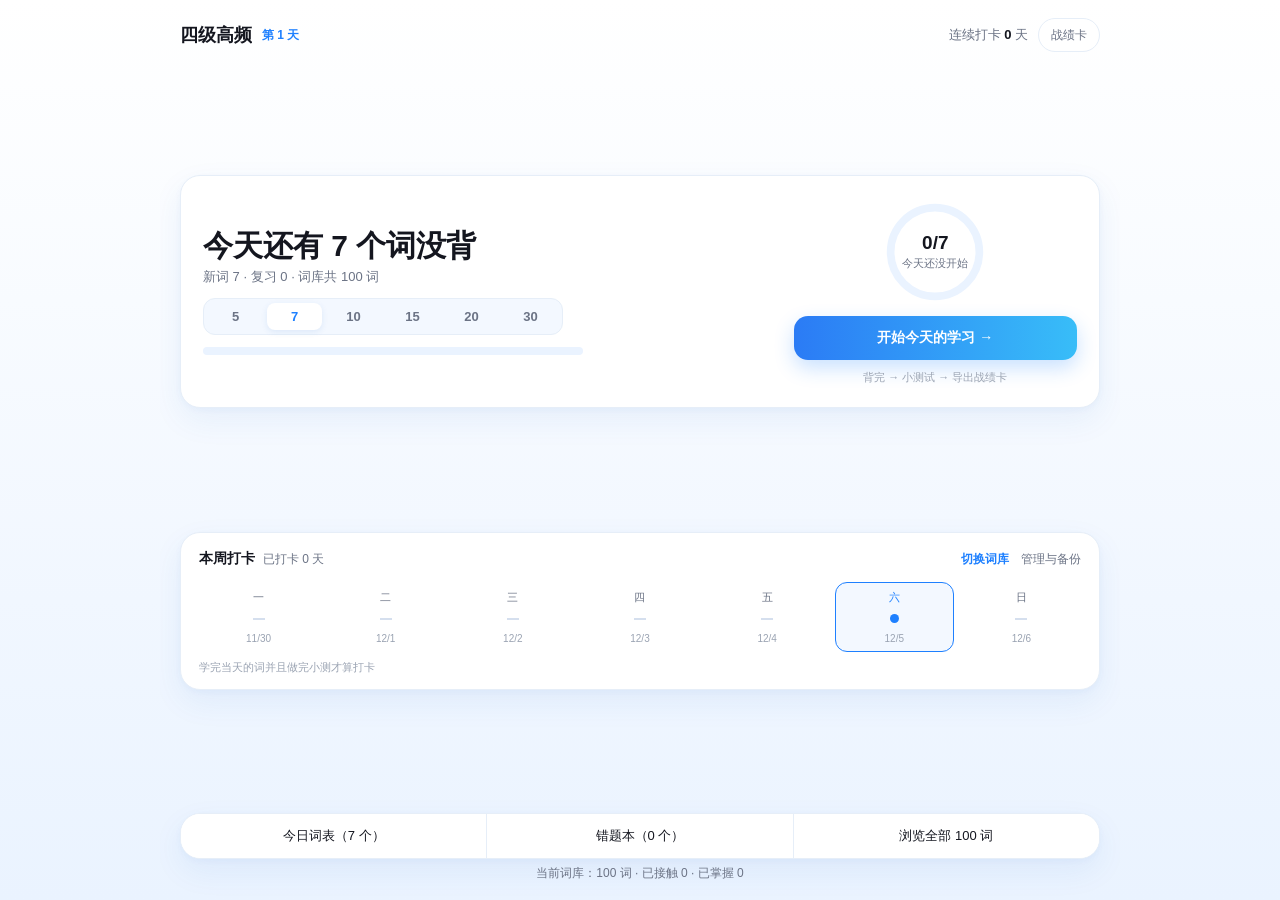
<file: index.html>
<!DOCTYPE html>
<html lang="zh-CN">
<head>
  <meta charset="UTF-8" />
  <meta name="viewport" content="width=device-width, initial-scale=1.0, viewport-fit=cover" />
  <title>词刻 · 英语背词与记忆训练（离线单文件版）</title>
  <style>
:root {
  --p1: #1E80FF;
  --p2: #38BDF8;
  --ink: #14161F;
  --grey: #6B7385;
  --grey2: #9AA3B2;
  --line: #E6EEF8;
  --soft: #F3F8FF;
  --soft2: #EAF3FF;
  --green: #12A672;
  --amber: #D97706;
  --danger: #E5484D;
  --radius: 20px;
  --shadow: 0 12px 32px rgba(30, 96, 200, .07), 0 2px 6px rgba(30, 96, 200, .04);
}
*, *::before, *::after { box-sizing: border-box; }
html, body {
  margin: 0; padding: 0; height: 100dvh; overflow: hidden;
  background: linear-gradient(180deg, #ffffff 0%, #EAF3FF 100%);
  color: var(--ink);
  font-family: -apple-system, BlinkMacSystemFont, "PingFang SC", "Hiragino Sans GB", "Microsoft YaHei", "Segoe UI", Roboto, "Helvetica Neue", Arial, sans-serif;
  -webkit-font-smoothing: antialiased;
  user-select: none;
}
button, input, textarea { font-family: inherit; }
.tabular-nums { font-variant-numeric: tabular-nums; }
.hidden { display: none !important; }
.app-shell {
  height: 100dvh; max-width: 960px; margin: 0 auto; padding: 18px 20px;
  display: flex; flex-direction: column; gap: 14px; overflow: hidden;
}
.screen {
  display: none; flex-direction: column; flex: 1; min-height: 0; justify-content: space-between; gap: 12px;
}
.screen.active { display: flex; }
.surface-card {
  background: #ffffff; border: 1px solid var(--line); border-radius: var(--radius); box-shadow: var(--shadow);
}
.btn-primary {
  background: linear-gradient(90deg, #2B7BF5 0%, #38BDF8 100%);
  color: #ffffff; border: none; border-radius: 14px;
  box-shadow: 0 8px 20px rgba(30, 128, 255, .24);
  cursor: pointer; font-weight: 600;
  display: inline-flex; align-items: center; justify-content: center; gap: 6px;
  transition: opacity 120ms ease-out, transform 120ms ease-out;
}
.btn-primary:hover:not(:disabled) { opacity: 0.94; }
.btn-primary:active:not(:disabled) { transform: translateY(1px); }
.btn-primary:disabled { background: #DCE5F2; color: #7D889C; box-shadow: none; cursor: not-allowed; }
.btn-secondary {
  background: #ffffff; color: var(--grey); border: 1px solid var(--line); border-radius: 999px;
  cursor: pointer; font-weight: 500;
  display: inline-flex; align-items: center; justify-content: center; gap: 6px;
  transition: border-color 120ms ease-out, color 120ms ease-out, background-color 120ms ease-out;
}
.btn-secondary:hover:not(:disabled) { border-color: #C7DAF5; color: var(--ink); background: var(--soft); }
.btn-secondary:disabled { opacity: 0.55; cursor: not-allowed; }
.kbd-hint {
  display: none; font-family: ui-monospace, SFMono-Regular, Menlo, Monaco, Consolas, monospace;
  font-size: 11px; line-height: 1; padding: 3px 6px; border-radius: 5px;
  background: rgba(20, 22, 31, 0.06); color: inherit; opacity: 0.78;
}
.btn-primary .kbd-hint { background: rgba(255, 255, 255, 0.22); color: #ffffff; opacity: 0.92; }
@media (hover: hover) and (pointer: fine) {
  .kbd-hint { display: inline-flex; align-items: center; justify-content: center; }
}
mark.word-hl {
  background: var(--soft2); color: var(--p1); padding: 1px 5px; border-radius: 5px; font-weight: 600;
}
.line-clamp-2 {
  display: -webkit-box; -webkit-line-clamp: 2; -webkit-box-orient: vertical; overflow: hidden;
}
.scroll-inner { overflow-y: auto; overscroll-behavior: contain; -webkit-overflow-scrolling: touch; }
button:focus-visible, input:focus-visible, textarea:focus-visible { outline: 2px solid var(--p1); outline-offset: 2px; }

/* Home Layout */
.top-bar { display: flex; align-items: center; justify-content: space-between; gap: 12px; flex-shrink: 0; }
.home-card {
  padding: 22px; flex-shrink: 0;
  display: grid; grid-template-columns: 2fr 1fr; gap: 24px; align-items: center;
}
.size-bar {
  display: flex; align-items: center; gap: 4px; padding: 4px; border-radius: 12px;
  background: var(--soft); border: 1px solid var(--line); max-width: 360px; width: 100%;
}
.size-btn {
  flex: 1; min-width: 0; padding: 6px 0; border-radius: 8px; border: none;
  font-size: 13px; font-weight: 600; cursor: pointer; background: transparent; color: var(--grey);
}
.size-btn.active { background: #fff; color: var(--p1); box-shadow: 0 2px 6px rgba(30,96,200,.10); }
.progress-track { height: 8px; border-radius: 999px; background: var(--soft2); overflow: hidden; }
.progress-fill { height: 100%; border-radius: 999px; background: linear-gradient(90deg, #2B7BF5 0%, #38BDF8 100%); transition: width 150ms ease-out; }
.ring-wrap { position: relative; width: 108px; height: 108px; display: flex; align-items: center; justify-content: center; }
.ring-center { position: absolute; inset: 0; display: flex; flex-direction: column; align-items: center; justify-content: center; text-align: center; }
.week-grid { display: grid; grid-template-columns: repeat(7, 1fr); gap: 8px; }
.week-cell {
  display: flex; flex-direction: column; align-items: center; justify-content: center;
  padding: 7px 4px; border-radius: 12px; border: 1px solid transparent; text-align: center;
}
.week-cell.today { border-color: var(--p1); background: var(--soft); }
.week-cell.checked:not(.today) { border-color: var(--line); background: #F8FBFF; }
.entry-strip { display: flex; align-items: stretch; overflow: hidden; }
.entry-btn {
  flex: 1; min-width: 0; min-height: 44px; padding: 10px 8px; border: none; border-right: 1px solid var(--line);
  background: #fff; font-size: 13px; font-weight: 500; color: var(--ink); cursor: pointer; white-space: nowrap;
}
.entry-btn:last-child { border-right: none; }
.entry-btn:hover { background: var(--soft); }

/* Study Screen */
.study-card {
  flex: 1; min-height: 0; display: grid; grid-template-columns: 1.25fr 1fr; overflow: hidden;
}
.study-left {
  padding: 22px; display: flex; flex-direction: column; justify-content: space-between; gap: 10px; min-height: 0;
}
.study-right {
  border-left: 1px solid var(--line); background: rgba(248, 251, 255, 0.65); padding: 20px;
  display: flex; flex-direction: column; justify-content: center;
}
.mnemonic-block { padding: 11px 0; border-bottom: 1px solid var(--line); }
.mnemonic-block:first-child { padding-top: 0; }
.mnemonic-block:last-child { border-bottom: none; padding-bottom: 0; }
.mobile-tabs { display: none; border-top: 1px solid var(--line); padding-top: 8px; }

/* Quiz Screen */
.quiz-card {
  flex: 1; min-height: 0; padding: 22px; display: flex; flex-direction: column; justify-content: space-between; gap: 12px; overflow: hidden;
}
.options-grid { display: grid; grid-template-columns: repeat(2, 1fr); gap: 10px; margin: auto 0; }
.opt-btn {
  min-height: 52px; padding: 10px 14px; border-radius: 14px; border: 1px solid var(--line); background: #fff;
  display: flex; align-items: center; justify-content: space-between; gap: 8px; text-align: left; cursor: pointer;
}
.opt-btn:hover:not(:disabled) { border-color: var(--p1); background: #F8FBFF; }
.opt-btn.correct { background: #ECFDF5; border-color: #12A672; color: #0E7B54; }
.opt-btn.wrong { background: #FEF2F2; border-color: #E5484D; color: #B91C1C; }
.opt-btn.muted { background: #F8FAFC; color: var(--grey2); opacity: 0.75; }
.spell-slots { display: flex; flex-wrap: wrap; align-items: center; justify-content: center; gap: 6px; margin: auto 0; }
.spell-slot {
  width: 30px; height: 38px; border-bottom: 2px solid #DCE5F2;
  display: flex; align-items: center; justify-content: center;
  font-family: ui-monospace, SFMono-Regular, Menlo, Consolas, monospace; font-size: 20px; font-weight: 700;
}

/* Result & Checkin */
.split-card { flex: 1; min-height: 0; display: grid; grid-template-columns: 1fr 1.25fr; overflow: hidden; }
.cal-grid { display: grid; grid-template-columns: repeat(7, 1fr); gap: 4px; text-align: center; }
.cal-day {
  height: 30px; border-radius: 8px; border: 1px solid transparent; background: transparent;
  font-size: 12px; font-weight: 500; cursor: pointer; color: var(--grey);
  display: flex; align-items: center; justify-content: center;
}
.cal-day.checked { background: var(--p1); color: #fff; }
.cal-day.selected:not(.checked) { background: var(--soft2); border-color: var(--p1); color: var(--p1); }
.cal-day.checked.selected { background: #1459C2; box-shadow: 0 0 0 2px #38BDF8; }

/* Modal */
.modal-backdrop {
  position: fixed; inset: 0; z-index: 60; background: rgba(20, 22, 31, 0.4);
  display: flex; align-items: center; justify-content: center; padding: 16px;
}
.modal-card {
  width: 100%; max-width: 720px; max-height: 86dvh; display: flex; flex-direction: column; overflow: hidden;
}

@media (max-width: 899px) {
  .app-shell { padding: 12px 16px; gap: 10px; }
  .home-card { grid-template-columns: 1fr; padding: 16px; gap: 14px; }
  .study-card { grid-template-columns: 1fr; }
  .study-left { padding: 16px; }
  .study-right { display: none; }
  .mobile-tabs { display: block; }
  .options-grid { grid-template-columns: 1fr; }
  .split-card { grid-template-columns: 1fr; }
}
@media (max-width: 899px) and (max-height: 720px) {
  .home-card { grid-template-columns: 1.5fr 1fr; gap: 12px; padding: 14px; }
  .ring-wrap { width: 88px; height: 88px; }
}
@media (max-height: 800px) { .app-shell { padding-top: 12px; padding-bottom: 12px; gap: 10px; } }
@media (max-height: 720px) { .app-shell { padding-top: 10px; padding-bottom: 10px; gap: 8px; } }
@media (max-height: 660px) { .app-shell { padding-top: 8px; padding-bottom: 8px; gap: 6px; } }
@media (max-height: 600px) { .app-shell { padding-top: 6px; padding-bottom: 6px; gap: 4px; } }
</style>
</head>
<body>
  <div class="app-shell">
    <div id="storage-alert" class="hidden" role="alert" style="flex-shrink:0;border-radius:12px;background:#FFFBEB;border:1px solid #FDE68A;padding:8px 12px;font-size:12px;color:#92400E;display:flex;justify-content:space-between;align-items:center;gap:8px;">
      <span id="storage-alert-text"></span>
      <button type="button" id="storage-alert-close" style="background:none;border:none;color:#92400E;font-weight:600;text-decoration:underline;cursor:pointer;">知道了</button>
    </div>

    <!-- 1. HOME -->
    <section id="screen-home" class="screen active" aria-label="首页">
      <header class="top-bar">
        <div style="display:flex;align-items:center;gap:10px;min-width:0;">
          <span id="home-deck-name" style="font-size:18px;font-weight:700;white-space:nowrap;overflow:hidden;text-overflow:ellipsis;"></span>
          <span id="home-day-num" class="tabular-nums" style="font-size:12px;font-weight:600;color:var(--p1);flex-shrink:0;"></span>
        </div>
        <div style="display:flex;align-items:center;gap:10px;flex-shrink:0;">
          <span class="tabular-nums" style="font-size:13px;color:var(--grey);">连续打卡 <strong id="home-streak" style="color:var(--ink);">0</strong> 天</span>
          <button type="button" class="btn-secondary" id="btn-home-checkin" style="padding:6px 12px;font-size:12px;min-height:34px;">战绩卡</button>
        </div>
      </header>

      <div class="surface-card home-card">
        <div style="display:flex;flex-direction:column;gap:12px;min-width:0;">
          <div>
            <h1 id="home-headline" class="tabular-nums" style="margin:0;font-size:clamp(22px,3.5vw,30px);line-height:1.2;"></h1>
            <p id="home-sub" class="tabular-nums" style="margin:4px 0 0;font-size:13px;color:var(--grey);"></p>
          </div>
          <div class="size-bar" id="size-bar"></div>
          <div class="progress-track" style="max-width:380px;">
            <div class="progress-fill" id="home-progress-bar" style="width:0%;"></div>
          </div>
        </div>

        <div style="display:flex;flex-direction:column;align-items:center;gap:10px;width:100%;">
          <div class="ring-wrap">
            <svg width="108" height="108" viewBox="0 0 112 112" style="transform:rotate(-90deg);" aria-hidden="true">
              <defs>
                <linearGradient id="ringGrad" x1="0%" y1="0%" x2="100%" y2="0%">
                  <stop offset="0%" stop-color="#2B7BF5" />
                  <stop offset="100%" stop-color="#38BDF8" />
                </linearGradient>
              </defs>
              <circle cx="56" cy="56" r="46" fill="none" stroke="#EAF3FF" stroke-width="8" />
              <circle id="home-ring-fg" cx="56" cy="56" r="46" fill="none" stroke="url(#ringGrad)" stroke-width="8" stroke-linecap="round" stroke-dasharray="289.03" stroke-dashoffset="289.03" />
            </svg>
            <div class="ring-center">
              <span id="home-ring-num" class="tabular-nums" style="font-size:19px;font-weight:700;line-height:1;">0/7</span>
              <span id="home-ring-label" style="font-size:11px;color:var(--grey);margin-top:4px;">今天还没开始</span>
            </div>
          </div>
          <button type="button" id="btn-home-cta" class="btn-primary" style="width:100%;min-height:44px;padding:10px 14px;font-size:14px;"></button>
          <div id="home-cta-sub" style="font-size:11px;color:var(--grey2);text-align:center;">背完 → 小测试 → 导出战绩卡</div>
        </div>
      </div>

      <section class="surface-card" style="padding:14px 18px;flex-shrink:0;" aria-label="本周打卡">
        <div style="display:flex;align-items:center;justify-content:space-between;gap:8px;margin-bottom:10px;">
          <div style="display:flex;align-items:center;gap:8px;">
            <strong style="font-size:14px;">本周打卡</strong>
            <span id="week-checked-count" class="tabular-nums" style="font-size:12px;color:var(--grey);"></span>
          </div>
          <div style="display:flex;align-items:center;gap:12px;">
            <button type="button" id="btn-open-deck-switcher" style="background:none;border:none;color:var(--p1);font-size:12px;font-weight:600;cursor:pointer;padding:4px 0;">切换词库</button>
            <button type="button" id="btn-open-manage" style="background:none;border:none;color:var(--grey);font-size:12px;font-weight:500;cursor:pointer;padding:4px 0;">管理与备份</button>
          </div>
        </div>
        <div class="week-grid" id="home-week-grid"></div>
        <p style="margin:8px 0 0;font-size:11px;color:var(--grey2);">学完当天的词并且做完小测才算打卡</p>
      </section>

      <footer style="flex-shrink:0;display:flex;flex-direction:column;gap:6px;">
        <div class="surface-card entry-strip">
          <button type="button" class="entry-btn" id="btn-entry-today"></button>
          <button type="button" class="entry-btn" id="btn-entry-wrong"></button>
          <button type="button" class="entry-btn" id="btn-entry-all"></button>
        </div>
        <div id="home-deck-footer" class="tabular-nums" style="text-align:center;font-size:12px;color:var(--grey);"></div>
      </footer>
    </section>

    <!-- 2. STUDY -->
    <section id="screen-study" class="screen" aria-label="背词界面">
      <header class="top-bar">
        <button type="button" class="btn-secondary" id="btn-study-back" style="min-width:44px;min-height:44px;padding:0 12px;font-size:13px;">返回</button>
        <div style="flex:1;min-width:0;display:flex;flex-direction:column;gap:4px;">
          <div class="tabular-nums" style="display:flex;justify-content:space-between;font-size:12px;color:var(--grey);">
            <span id="study-progress-text"></span>
            <span id="study-progress-pct">0%</span>
          </div>
          <div class="progress-track" style="height:6px;">
            <div class="progress-fill" id="study-progress-bar" style="width:0%;"></div>
          </div>
        </div>
        <button type="button" class="btn-secondary" id="btn-toggle-mask" style="min-height:44px;padding:0 12px;font-size:12px;white-space:nowrap;"></button>
      </header>

      <main class="surface-card study-card">
        <div class="study-left">
          <div style="display:flex;justify-content:space-between;align-items:center;font-size:12px;flex-shrink:0;">
            <span id="study-status-tag" style="font-weight:600;"></span>
            <div id="study-srs-wrap" class="tabular-nums" style="display:flex;align-items:center;gap:6px;color:var(--grey);"></div>
          </div>

          <div style="display:flex;flex-direction:column;gap:8px;margin:auto 0;">
            <div style="display:flex;align-items:center;justify-content:space-between;gap:12px;">
              <button type="button" id="btn-study-word-speak" style="background:none;border:none;padding:0;text-align:left;cursor:pointer;min-height:44px;">
                <span id="study-word" style="font-size:clamp(28px,5vw,44px);font-weight:700;color:var(--ink);line-height:1;"></span>
              </button>
              <button type="button" id="btn-study-speak" style="min-width:44px;min-height:44px;border-radius:999px;background:var(--soft);border:1px solid var(--line);color:var(--p1);padding:0 12px;cursor:pointer;display:inline-flex;align-items:center;gap:6px;font-size:12px;font-weight:600;flex-shrink:0;">
                <span>朗读</span><kbd class="kbd-hint">Space</kbd>
              </button>
            </div>

            <div style="display:flex;align-items:center;gap:10px;font-size:15px;color:var(--grey);">
              <span id="study-phonetic" style="font-family:ui-monospace,monospace;"></span>
              <span style="color:#DCE5F2;">|</span>
              <span id="study-pos" style="font-weight:600;color:var(--p1);"></span>
            </div>

            <div id="study-example-wrap" role="button" tabindex="0" style="padding:8px 10px;margin:0 -10px;border-top:1px solid var(--line);border-radius:12px;cursor:pointer;transition:background .15s;">
              <div style="display:flex;justify-content:space-between;align-items:center;margin-bottom:2px;font-size:11px;">
                <span style="color:var(--grey);font-weight:500;">语境原声例句</span>
                <span id="study-example-hint" style="color:var(--p1);font-weight:600;">点击例句即时揭开高亮词汇</span>
              </div>
              <p id="study-example" class="line-clamp-2" style="margin:0;font-size:15px;line-height:1.55;color:var(--ink);"></p>
            </div>

            <div style="padding-top:8px;border-top:1px solid var(--line);">
              <div id="study-meaning-box" style="position:relative;border-radius:12px;overflow:hidden;min-height:54px;padding:8px 12px;background:#F8FBFF;border:1px solid var(--line);">
                <div id="study-revealed-meaning" style="transition:filter .3s cubic-bezier(.22,1,.36,1),opacity .3s ease,transform .3s ease;">
                  <p id="study-meaning" style="margin:0;font-size:17px;font-weight:700;color:var(--ink);"></p>
                  <p id="study-example-zh" class="line-clamp-2" style="margin:4px 0 0;font-size:13px;color:var(--grey);"></p>
                </div>
                <button type="button" id="btn-study-reveal" style="position:absolute;inset:0;width:100%;height:100%;padding:10px 12px;border-radius:12px;background:rgba(243,248,255,.82);backdrop-filter:blur(5px);-webkit-backdrop-filter:blur(5px);border:1px dashed #B8D4F8;color:var(--ink);font-size:13px;font-weight:500;display:flex;align-items:center;justify-content:space-between;cursor:pointer;text-align:left;transition:opacity .24s ease,transform .24s ease;">
                  <span>点击解锁中文释义与助记 · 先在脑中回想再判分</span>
                  <kbd class="kbd-hint">↓</kbd>
                </button>
              </div>
            </div>
          </div>

          <div class="mobile-tabs">
            <div id="study-mobile-mask-note" style="font-size:12px;color:var(--grey2);padding:4px 0;">解锁释义后同步展开构词助记、真题搭配与易混辨析</div>
            <div id="study-mobile-tabs-inner" class="hidden">
              <div id="study-tab-buttons" style="display:flex;gap:4px;border-bottom:1px solid var(--line);padding-bottom:6px;margin-bottom:6px;"></div>
              <p id="study-mobile-tab-content" class="line-clamp-2" style="margin:0;font-size:12px;line-height:1.5;min-height:34px;"></p>
            </div>
          </div>
        </div>

        <aside class="study-right" aria-label="四维助记拆解" style="position:relative;overflow:hidden;">
          <div id="study-right-content" style="transition:filter .3s cubic-bezier(.22,1,.36,1),opacity .3s ease,transform .3s ease;">
            <div class="mnemonic-block">
              <div style="font-size:11px;font-weight:600;color:var(--p1);margin-bottom:3px;">怎么记 · 词根拆解</div>
              <div id="m-memo" style="font-size:13px;line-height:1.55;"></div>
            </div>
            <div class="mnemonic-block">
              <div style="font-size:11px;font-weight:600;color:var(--p1);margin-bottom:3px;">常用搭配</div>
              <div id="m-coll" style="font-size:13px;line-height:1.55;"></div>
            </div>
            <div class="mnemonic-block">
              <div style="font-size:11px;font-weight:600;color:var(--p1);margin-bottom:3px;">同族与派生</div>
              <div id="m-fam" style="font-size:13px;line-height:1.55;"></div>
            </div>
            <div class="mnemonic-block">
              <div style="font-size:11px;font-weight:600;color:var(--amber);margin-bottom:3px;">最容易错 / 近义易混</div>
              <div id="m-conf" style="font-size:13px;line-height:1.55;"></div>
            </div>
          </div>
          <div id="study-right-masked" style="position:absolute;inset:0;display:flex;flex-direction:column;align-items:center;justify-content:center;text-align:center;padding:20px;background:rgba(248,251,255,.72);backdrop-filter:blur(4px);-webkit-backdrop-filter:blur(4px);cursor:pointer;transition:opacity .24s ease;">
            <p style="margin:0;font-size:14px;font-weight:600;color:var(--ink);">四维记忆解析处于模糊遮罩态</p>
            <p style="margin:8px 0 0;font-size:12px;color:var(--grey);line-height:1.6;">先结合左侧英文例句主动检索词义。点击此处或按 <kbd class="kbd-hint">↓</kbd> 解锁构词、搭配、同族词与易混辨析。</p>
          </div>
        </aside>
      </main>

      <footer style="flex-shrink:0;display:flex;flex-direction:column;gap:6px;">
        <div id="study-actions-normal" style="display:flex;gap:12px;width:100%;">
          <button type="button" id="btn-study-unknown" class="btn-secondary" style="flex:1;min-width:0;min-height:48px;font-size:15px;font-weight:600;color:var(--danger);border-color:#F6D0D2;">
            <span>不认识</span><kbd class="kbd-hint">←</kbd>
          </button>
          <button type="button" id="btn-study-known" class="btn-primary" style="flex:1.4;min-width:0;min-height:48px;font-size:15px;">
            <span>认识</span><kbd class="kbd-hint">→</kbd>
          </button>
        </div>
        <div id="study-actions-requeue" class="hidden" style="display:flex;width:100%;">
          <button type="button" id="btn-study-next-after-unknown" class="btn-primary" style="flex:1;min-width:0;min-height:48px;font-size:15px;">
            <span>记住了，下一个（稍后重现）</span><kbd class="kbd-hint">→</kbd>
          </button>
        </div>
        <div style="min-height:22px;display:flex;justify-content:center;align-items:center;">
          <button type="button" id="btn-study-undo" class="hidden" style="background:none;border:none;color:var(--grey);font-size:12px;cursor:pointer;display:inline-flex;align-items:center;gap:6px;">
            <span id="study-undo-text"></span><kbd class="kbd-hint">Backspace</kbd>
          </button>
          <span id="study-undo-hint" style="font-size:11px;color:var(--grey2);">不认识的词将记入错题本并在本轮末尾重现巩固</span>
        </div>
      </footer>
    </section>

    <!-- 3. DONE -->
    <section id="screen-done" class="screen" style="align-items:center;justify-content:center;" aria-label="背词完成">
      <div class="surface-card" style="width:100%;max-width:520px;padding:30px;text-align:center;display:flex;flex-direction:column;align-items:center;gap:14px;">
        <div style="width:48px;height:48px;border-radius:999px;background:var(--soft2);color:var(--p1);display:flex;align-items:center;justify-content:center;font-weight:700;font-size:20px;">✓</div>
        <h1 id="done-title" class="tabular-nums" style="margin:0;font-size:clamp(22px,3.5vw,28px);"></h1>
        <p id="done-sub" style="margin:0;font-size:15px;color:var(--grey);"></p>
        <p id="done-meta" class="tabular-nums" style="margin:0;font-size:12px;color:var(--grey2);"></p>
        <div style="display:flex;gap:12px;width:100%;margin-top:8px;">
          <button type="button" id="btn-done-home" class="btn-secondary" style="flex:1;min-width:0;min-height:46px;font-size:14px;">回首页</button>
          <button type="button" id="btn-done-quiz" class="btn-primary" style="flex:1.5;min-width:0;min-height:46px;font-size:15px;">去做今天的小测 →</button>
        </div>
      </div>
    </section>

    <!-- 4. QUIZ -->
    <section id="screen-quiz" class="screen" aria-label="小测">
      <header class="top-bar">
        <button type="button" class="btn-secondary" id="btn-quiz-back" style="min-width:44px;min-height:44px;padding:0 12px;font-size:13px;">返回</button>
        <div style="flex:1;min-width:0;display:flex;flex-direction:column;gap:4px;">
          <div class="tabular-nums" style="display:flex;justify-content:space-between;font-size:12px;color:var(--grey);">
            <span id="quiz-progress-text"></span>
            <span id="quiz-progress-pct">0%</span>
          </div>
          <div class="progress-track" style="height:6px;">
            <div class="progress-fill" id="quiz-progress-bar" style="width:0%;"></div>
          </div>
        </div>
      </header>

      <main class="surface-card quiz-card" id="quiz-body"></main>
    </section>

    <!-- 5. RESULT -->
    <section id="screen-result" class="screen" aria-label="小测成绩">
      <main class="surface-card split-card">
        <div style="padding:22px;border-right:1px solid var(--line);display:flex;flex-direction:column;justify-content:space-between;gap:14px;">
          <div>
            <span id="result-badge" style="font-size:12px;font-weight:600;color:var(--p1);"></span>
            <div style="margin-top:8px;display:flex;align-items:baseline;gap:8px;">
              <span id="result-score" class="tabular-nums" style="font-size:clamp(34px,5vw,52px);font-weight:700;line-height:1;"></span>
              <span id="result-acc" class="tabular-nums" style="font-size:14px;color:var(--grey);"></span>
            </div>
          </div>
          <div style="display:grid;grid-template-columns:1fr 1fr;gap:10px;">
            <div style="border-radius:12px;background:#ECFDF5;padding:10px 14px;">
              <div style="font-size:12px;color:#0E7B54;">答对题数</div>
              <div id="result-right-num" class="tabular-nums" style="font-size:20px;font-weight:700;color:var(--green);"></div>
            </div>
            <div style="border-radius:12px;background:#FEF2F2;padding:10px 14px;">
              <div style="font-size:12px;color:#B91C1C;">答错题数</div>
              <div id="result-wrong-num" class="tabular-nums" style="font-size:20px;font-weight:700;color:var(--danger);"></div>
            </div>
          </div>
          <p id="result-note" style="margin:0;font-size:12px;color:var(--grey);line-height:1.55;"></p>
        </div>

        <div style="display:flex;flex-direction:column;min-height:0;">
          <div style="padding:12px 18px;border-bottom:1px solid var(--line);display:flex;justify-content:space-between;align-items:center;flex-shrink:0;">
            <strong id="result-list-title" style="font-size:14px;"></strong>
            <span style="font-size:12px;color:var(--grey2);">点击朗读</span>
          </div>
          <div id="result-list" class="scroll-inner" style="flex:1;min-height:0;padding:0 18px;"></div>
        </div>
      </main>

      <footer style="flex-shrink:0;display:flex;gap:10px;width:100%;">
        <button type="button" id="btn-result-home" class="btn-secondary" style="flex:1;min-width:0;min-height:46px;font-size:13px;">回首页</button>
        <button type="button" id="btn-result-retry" class="btn-secondary hidden" style="flex:1;min-width:0;min-height:46px;font-size:13px;color:var(--danger);border-color:#F6D0D2;"></button>
        <button type="button" id="btn-result-checkin" class="btn-primary" style="flex:1.4;min-width:0;min-height:46px;font-size:13px;">去打卡 · 生成战绩卡</button>
      </footer>
    </section>

    <!-- 6. WRONG -->
    <section id="screen-wrong" class="screen" aria-label="错题本">
      <header class="top-bar">
        <div style="display:flex;align-items:center;gap:10px;min-width:0;">
          <button type="button" class="btn-secondary" id="btn-wrong-back" style="min-width:44px;min-height:44px;padding:0 12px;font-size:13px;">返回</button>
          <div style="min-width:0;">
            <h1 id="wrong-title" class="tabular-nums" style="margin:0;font-size:17px;"></h1>
            <p style="margin:2px 0 0;font-size:12px;color:var(--grey);">按记忆曲线第 1、2、4、7、15 天再复习，5 次都对就移出</p>
          </div>
        </div>
      </header>

      <main class="surface-card" style="flex:1;min-height:0;display:flex;flex-direction:column;overflow:hidden;">
        <div id="wrong-list" class="scroll-inner" style="flex:1;min-height:0;padding:0 18px;"></div>
      </main>

      <footer style="flex-shrink:0;display:flex;gap:12px;width:100%;">
        <button type="button" id="btn-wrong-home" class="btn-secondary" style="flex:1;min-width:0;min-height:46px;font-size:14px;">回首页</button>
        <button type="button" id="btn-wrong-practice" class="btn-primary" style="flex:1.4;min-width:0;min-height:46px;font-size:14px;">只练这些错词</button>
      </footer>
    </section>

    <!-- 7. CHECKIN -->
    <section id="screen-checkin" class="screen" aria-label="打卡与战绩卡">
      <header class="top-bar" style="flex-wrap:wrap;">
        <div style="display:flex;align-items:center;gap:8px;">
          <button type="button" class="btn-secondary" id="btn-checkin-back" style="min-width:44px;min-height:44px;padding:0 12px;font-size:13px;">返回</button>
          <h1 style="margin:0;font-size:17px;">打卡与战绩卡</h1>
        </div>
        <div class="tabular-nums" style="display:flex;gap:14px;font-size:13px;">
          <span>连续打卡 <strong id="ck-streak" style="color:var(--p1);">0</strong> 天</span>
          <span>累计打卡 <strong id="ck-total-days">0</strong> 天</span>
          <span>累计背词 <strong id="ck-learned">0</strong> 词</span>
        </div>
      </header>

      <main class="surface-card split-card">
        <div style="background:var(--soft);padding:14px;display:flex;flex-direction:column;align-items:center;justify-content:center;border-right:1px solid var(--line);min-height:0;">
          <div style="position:relative;height:100%;max-height:450px;aspect-ratio:3/4;display:flex;align-items:center;justify-content:center;">
            <canvas id="poster-canvas" width="1080" height="1440" style="width:100%;height:100%;object-fit:contain;border-radius:12px;box-shadow:0 8px 24px rgba(30,96,200,.14);"></canvas>
          </div>
          <p id="ck-preview-note" class="hidden" style="margin:8px 0 0;font-size:12px;color:var(--amber);text-align:center;"></p>
        </div>

        <div class="scroll-inner" style="padding:18px;display:flex;flex-direction:column;justify-content:space-between;gap:12px;min-height:0;">
          <div style="display:flex;flex-direction:column;gap:10px;flex-shrink:0;">
            <div style="display:flex;align-items:center;justify-content:space-between;gap:8px;">
              <label for="ck-nickname" style="font-size:12px;font-weight:600;color:var(--grey);">战绩卡昵称（最多 12 字）</label>
              <input id="ck-nickname" type="text" maxlength="12" style="width:180px;padding:6px 10px;border-radius:8px;border:1px solid #DCE5F2;background:#F8FBFF;font-size:13px;" />
            </div>
            <div style="display:flex;gap:10px;width:100%;">
              <button type="button" id="btn-save-poster" class="btn-primary" style="flex:1;min-width:0;min-height:44px;font-size:13px;">保存战绩卡</button>
              <button type="button" id="btn-copy-checkin" class="btn-secondary" style="flex:1;min-width:0;min-height:44px;font-size:13px;">复制打卡文案</button>
            </div>
            <p id="ck-action-msg" class="hidden" style="margin:0;font-size:12px;font-weight:500;"></p>
          </div>

          <div style="padding-top:10px;border-top:1px solid var(--line);display:flex;flex-direction:column;gap:8px;">
            <div style="display:flex;align-items:center;justify-content:space-between;">
              <strong id="cal-month-title" class="tabular-nums" style="font-size:13px;"></strong>
              <div style="display:flex;gap:6px;">
                <button type="button" id="btn-cal-prev" class="btn-secondary" style="width:30px;height:30px;font-size:12px;">&lt;</button>
                <button type="button" id="btn-cal-next" class="btn-secondary" style="width:30px;height:30px;font-size:12px;">&gt;</button>
              </div>
            </div>
            <div class="cal-grid" style="font-size:11px;color:var(--grey2);">
              <div>一</div><div>二</div><div>三</div><div>四</div><div>五</div><div>六</div><div>日</div>
            </div>
            <div class="cal-grid tabular-nums" id="cal-days-grid"></div>
            <p style="margin:0;font-size:11px;color:var(--grey2);">蓝底日期代表已完成打卡，点击可切换预览当天战绩卡</p>
          </div>
        </div>
      </main>
    </section>
  </div>

  <!-- MODAL ROOT -->
  <div id="modal-root" class="modal-backdrop hidden" role="dialog" aria-modal="true">
    <div class="surface-card modal-card" id="modal-card"></div>
  </div>

  <script>
    (function () {
      'use strict';

      var STORAGE_KEY = 'vocab-booster-pro.v1';
      var SRS_INTERVALS = [1, 2, 4, 7, 15];
      var DAILY_SIZE_OPTIONS = [5, 7, 10, 15, 20, 30];
      var BUILTIN_DECKS = [{"id":"cet4","name":"四级高频","subtitle":"大学英语四级高频核心词","builtin":true,"words":[{"word":"abandon","phonetic":"/əˈbændən/","pos":"v.","meaning":"放弃；抛弃；中止","example":"Rising costs forced the studio to abandon its ambitious film project.","exampleZh":"不断上涨的成本迫使工作室放弃了那个宏大的电影项目。","memo":"a- (不) + bandon (控制/约束) → 不再管束 → 放弃","collocations":"abandon hope / abandon a plan","family":"abandoned adj. 被抛弃的 · abandonment n. 放弃","confusable":"abandon 彻底放弃 vs. desert 遗弃责任或荒芜"},{"word":"academic","phonetic":"/ˌækəˈdemɪk/","pos":"adj.","meaning":"学术的；学院的；纯理论的","example":"The research has little practical value beyond academic circles.","exampleZh":"这项研究除了在学术圈内几乎没有实际价值。","memo":"academ(y) 学院 + -ic (……的) → 学术的","collocations":"academic performance / academic freedom","family":"academy n. 学院 · academically adv. 学术上","confusable":"熟词僻义：purely academic 纯属空谈的、不切实际的"},{"word":"accompany","phonetic":"/əˈkʌmpəni/","pos":"v.","meaning":"陪伴；伴随；为……伴奏","example":"Heavy rain will accompany strong winds along the southern coast tonight.","exampleZh":"今晚南部沿海的强风将伴随着暴雨。","memo":"ac- (强调) + company (同伴) → 做同伴 → 陪伴","collocations":"accompany sb. to sp. / be accompanied by","family":"companion n. 同伴 · company n. 陪伴；公司","confusable":"accompany 陪伴 vs. accomplish 完成；熟词僻义：伴奏"},{"word":"accomplish","phonetic":"/əˈkʌmplɪʃ/","pos":"v.","meaning":"完成；实现；达到","example":"Clear weekly milestones helped the small team accomplish every release goal.","exampleZh":"清晰的每周里程碑帮助这个小团队完成了所有发布目标。","memo":"ac- (加强) + compl (满) + -ish → 使圆满完成","collocations":"accomplish a task / accomplish one’s purpose","family":"accomplishment n. 成就 · accomplished adj. 有造诣的","confusable":"accomplish 完成任务 vs. achieve 取得成就或达到高度"},{"word":"acknowledge","phonetic":"/əkˈnɒlɪdʒ/","pos":"v.","meaning":"承认；致谢；确认收到","example":"The report failed to acknowledge several crucial flaws in the survey.","exampleZh":"这份报告未能承认调查中存在的几处关键缺陷。","memo":"ac- (向) + knowledge (知道) → 让人知道自己认账 → 承认","collocations":"acknowledge receipt / widely acknowledged","family":"acknowledgement n. 承认；致谢","confusable":"acknowledge 公开承认/致谢 vs. admit 勉强承认过错"},{"word":"acquire","phonetic":"/əˈkwaɪə(r)/","pos":"v.","meaning":"获得；学到；收购","example":"Children acquire complex grammar rules naturally through daily conversation.","exampleZh":"儿童通过日常交谈自然而然地习得复杂的语法规则。","memo":"ac- (向) + quir (寻求) + -e → 努力求得 → 获得","collocations":"acquire a skill / acquire knowledge","family":"acquisition n. 获得；收购 · acquired adj. 后天习得的","confusable":"acquire 习得/收购 vs. require 要求 vs. inquire 询问"},{"word":"adapt","phonetic":"/əˈdæpt/","pos":"v.","meaning":"适应；改编；改造","example":"Local retailers had to adapt quickly to shifting consumer spending habits.","exampleZh":"当地零售商必须迅速适应消费者支出习惯的变化。","memo":"ad- (向) + apt (适合) → 使适合新环境 → 适应/改编","collocations":"adapt to / adapt a novel for screen","family":"adaptation n. 适应；改编版 · adaptable adj. 适应力强的","confusable":"adapt 适应/改编 vs. adopt 收养/采纳 vs. adept 熟练的"},{"word":"adequate","phonetic":"/ˈædɪkwət/","pos":"adj.","meaning":"足够的；胜任的；勉强过得去的","example":"Older hospitals still lack adequate funding for emergency equipment upgrades.","exampleZh":"老旧医院仍然缺乏足够资金用于升级急救设备。","memo":"ad- (向) + equ (相等) + -ate → 与需求相等 → 足够的","collocations":"adequate supply / adequate for the job","family":"adequately adv. 充分地 · adequacy n. 足够","confusable":"adequate 刚刚够用 vs. abundant 丰富充裕"},{"word":"adjust","phonetic":"/əˈdʒʌst/","pos":"v.","meaning":"调整；校准；适应","example":"Please adjust the chair height before starting a long typing session.","exampleZh":"在开始长时间打字前，请先调整座椅高度。","memo":"ad- (向) + just (正确) → 调到正确位置 → 调整","collocations":"adjust to / adjust the volume","family":"adjustment n. 调整 · adjustable adj. 可调节的","confusable":"adjust 微调以适应 vs. regulate 按规则系统调控"},{"word":"advocate","phonetic":"/ˈædvəkeɪt/","pos":"v.","meaning":"提倡；拥护；公开支持","example":"Urban planners increasingly advocate wider bike lanes near busy transit hubs.","exampleZh":"城市规划者越来越多地提倡在繁忙交通枢纽附近拓宽自行车道。","memo":"ad- (向) + voc (喊/声音) + -ate → 站出来发声支持 → 提倡","collocations":"advocate reform / an advocate of","family":"advocacy n. 提倡；拥护","confusable":"作动词读 /-keɪt/ 提倡；作名词读 /-kət/ 拥护者/律师"},{"word":"affect","phonetic":"/əˈfekt/","pos":"v.","meaning":"影响；打动；使感染","example":"Unpredictable frost can severely affect spring fruit harvests across the valley.","exampleZh":"难以预测的霜冻会严重影响整个山谷的春季水果收成。","memo":"af- (向) + fect (做) → 对某物起作用 → 影响","collocations":"deeply affect / affect the outcome","family":"affection n. 喜爱 · affected adj. 受影响的；做作的","confusable":"affect 多作动词“影响” vs. effect 多作名词“效果”或动词“促成”"},{"word":"afford","phonetic":"/əˈfɔːd/","pos":"v.","meaning":"买得起；承担得起；提供","example":"Few young graduates can afford downtown apartments without splitting the rent.","exampleZh":"如果不分摊房租，很少有年轻毕业生负担得起市中心公寓。","memo":"af- (向) + ford (向前/推进) → 拿得出手 → 负担得起","collocations":"can afford to / afford an opportunity","family":"affordable adj. 负担得起的 · affordability n. 可负担性","confusable":"常与 can/could 连用；熟词僻义：提供（如 afford a view）"},{"word":"allocate","phonetic":"/ˈæləkeɪt/","pos":"v.","meaning":"分配；拨出（资金、时间）","example":"The committee decided to allocate twenty percent of its budget to training.","exampleZh":"委员会决定将百分之二十的预算拨给培训项目。","memo":"al- (向) + loc (地方) + -ate → 分派到各处 → 分配","collocations":"allocate funds to / allocate resources","family":"allocation n. 分配；拨款","confusable":"allocate 专项拨付 vs. distribute 平均/广泛分发"},{"word":"alter","phonetic":"/ˈɔːltə(r)/","pos":"v.","meaning":"改变；修改（衣物、计划）","example":"A single late flight can alter our entire conference schedule.","exampleZh":"一趟晚点航班就可能打乱我们的整个会议日程。","memo":"alter (另一个) → 变成另一个样子 → 改变","collocations":"alter one’s mind / alter the layout","family":"alteration n. 改变 · alternative n./adj. 替代方案","confusable":"alter 局部改动 vs. transform 彻底蜕变"},{"word":"ambiguous","phonetic":"/æmˈbɪɡjuəs/","pos":"adj.","meaning":"模棱两可的；含糊不清的","example":"The contract contained ambiguous wording that caused a lengthy legal dispute.","exampleZh":"这份合同包含含糊不清的措辞，引发了漫长的法律纠纷。","memo":"ambi- (两边) + ig (走) + -uous → 两边摇摆 → 模棱两可的","collocations":"ambiguous attitude / remain ambiguous","family":"ambiguity n. 歧义；模棱两可 · unambiguously adv. 明确地","confusable":"ambiguous 有多种理解（歧义）vs. vague 轮廓模糊不具体"},{"word":"analyze","phonetic":"/ˈænəlaɪz/","pos":"v.","meaning":"分析；剖析；分解","example":"Researchers will analyze thousands of blood samples over the coming months.","exampleZh":"研究人员将在未来几个月分析数千份血液样本。","memo":"ana- (分开) + lyz (松开) → 拆开来看 → 分析","collocations":"analyze data / analyze the cause","family":"analysis n. 分析 · analytical adj. 分析的","confusable":"英式拼写 analyse，美式拼写 analyze；复数名词 analyses"},{"word":"annual","phonetic":"/ˈænjuəl/","pos":"adj.","meaning":"每年的；年度的","example":"Our neighborhood library hosts an annual book swap every October.","exampleZh":"我们社区图书馆每年十月都会举办一次年度换书会。","memo":"ann (年) + -ual → 每年的","collocations":"annual income / annual report","family":"annually adv. 每年 · anniversary n. 周年纪念","confusable":"annual 每年一次 vs. perennial 多年生的；长期存在的"},{"word":"anticipate","phonetic":"/ænˈtɪsɪpeɪt/","pos":"v.","meaning":"预期；预料；提前准备","example":"Airlines anticipate heavier holiday passenger traffic during the first weekend.","exampleZh":"航空公司预计第一个周末假期的客流量将更大。","memo":"anti- (先) + cip (拿) + -ate → 提前抓到念头 → 预料","collocations":"anticipate problems / eagerly anticipate","family":"anticipation n. 预期；期盼","confusable":"anticipate 后接动名词 doing，不接不定式 to do"},{"word":"apparent","phonetic":"/əˈpærənt/","pos":"adj.","meaning":"显而易见的；表面上的","example":"It soon became apparent that the bridge needed immediate structural repairs.","exampleZh":"很快大家就明显看出这座桥需要立即进行结构维修。","memo":"ap- (向) + par (出现) + -ent → 摆在眼前的 → 显而易见的","collocations":"become apparent / for no apparent reason","family":"apparently adv. 显然；据表面看","confusable":"熟词僻义：表面上似乎如此（未必真如此）"},{"word":"appeal","phonetic":"/əˈpiːl/","pos":"v.","meaning":"呼吁；吸引；上诉","example":"Compact electric cars strongly appeal to commuters worried about parking.","exampleZh":"小型电动汽车对担心停车难的通勤族很有吸引力。","memo":"ap- (向) + peal (喊) → 呼唤吸引 → 呼吁/吸引","collocations":"appeal to sb. / appeal for help","family":"appealing adj. 有吸引力的；恳求的","confusable":"appeal to 吸引某人；向某人呼吁；向……上诉"},{"word":"approach","phonetic":"/əˈprəʊtʃ/","pos":"v.","meaning":"接近；着手处理；与……接洽","example":"Storm clouds darkened the horizon as our ferry began to approach the harbor.","exampleZh":"当渡轮开始靠近港口时，乌云使海平面暗了下来。","memo":"ap- (向) + proach (近) → 走近 → 接近/方法","collocations":"approach a problem / a fresh approach to","family":"approachable adj. 平易近人的；可接近的","confusable":"作动词直接接宾语，不加 to；作名词搭配介词 to（approach to doing）"},{"word":"appropriate","phonetic":"/əˈprəʊpriət/","pos":"adj.","meaning":"恰当的；合适的","example":"Wear appropriate footwear before attempting the steep gravel trail.","exampleZh":"在尝试走这条陡峭的碎石小径前，请穿合适的鞋。","memo":"ap- (向) + propri (自己的) + -ate → 正合自己的 → 恰当的","collocations":"appropriate for / at an appropriate time","family":"appropriately adv. 恰当地 · inappropriate adj. 不恰当的","confusable":"作动词读 /-eɪt/ 拨款；私自挪用（熟词僻义）"},{"word":"approve","phonetic":"/əˈpruːv/","pos":"v.","meaning":"赞成；批准；认可","example":"City council members voted unanimously to approve the new park budget.","exampleZh":"市议会成员一致投票批准了新的公园预算。","memo":"ap- (加强) + prov (测试/证明) + -e → 经检验认可 → 批准","collocations":"approve of / approve a proposal","family":"approval n. 批准；赞成 · disapprove v. 不赞成","confusable":"approve 正式批准直接加宾语；表示“赞成”加介词 of"},{"word":"arise","phonetic":"/əˈraɪz/","pos":"v.","meaning":"出现；产生；起身","example":"Unexpected technical conflicts often arise when merging older software systems.","exampleZh":"合并老旧软件系统时，常常会出现意想不到的技术冲突。","memo":"a- (向上) + rise (升起) → 浮现出来 → 出现/产生","collocations":"arise from / when the need arises","family":"arose (过去式) · arisen (过去分词)","confusable":"arise 不及物（出现）vs. arouse 唤醒/激起（及物）vs. raise 举起/筹集"},{"word":"assess","phonetic":"/əˈses/","pos":"v.","meaning":"评估；评定；核定税额","example":"Inspectors arrived early to assess flood damage across the agricultural district.","exampleZh":"检查员一早就赶来评估整个农业区的洪灾损失。","memo":"as- (旁) + sess (坐) → 坐在旁边估价 → 评估","collocations":"assess the impact / assess the risk","family":"assessment n. 评估 · assessor n. 评估员","confusable":"assess 评估价值或风险 vs. access 接近/使用权限（拼写易混）"},{"word":"assign","phonetic":"/əˈsaɪn/","pos":"v.","meaning":"分配；指派；指定","example":"Each mentor will assign two practical exercises after Friday’s seminar.","exampleZh":"每位导师将在周五研讨会后布置两道实践练习题。","memo":"as- (向) + sign (记号) → 在名单上打记号派活 → 分配","collocations":"assign a task / assign sb. to","family":"assignment n. 任务；作业","confusable":"assign 指派任务/人员 vs. resign 辞职 vs. design 设计"},{"word":"assist","phonetic":"/əˈsɪst/","pos":"v.","meaning":"协助；帮助；促进","example":"Volunteer guides assist elderly passengers with luggage at major rail stations.","exampleZh":"志愿者引导员在主要火车站协助老年乘客搬运行李。","memo":"as- (旁) + sist (站) → 站在旁边帮忙 → 协助","collocations":"assist sb. with sth. / assist in doing","family":"assistance n. 协助 · assistant n. 助手","confusable":"assist 较正式（assist sb. in/with），不接 assist sb. to do（常考）"},{"word":"associate","phonetic":"/əˈsəʊsieɪt/","pos":"v.","meaning":"联想；联系；交往","example":"Many travelers associate that spice aroma with bustling night markets.","exampleZh":"许多游客会把那种香料气味与热闹的夜市联系在一起。","memo":"as- (向) + soci (同伴) + -ate → 结成伴 → 联系","collocations":"associate A with B / business associate","family":"association n. 协会；关联 · associated adj. 相关的","confusable":"作名词/形容词读 /-ət/ 副的；同事（如 associate professor 副教授）"},{"word":"assume","phonetic":"/əˈsjuːm/","pos":"v.","meaning":"假定；承担（责任）；呈现","example":"Never assume that silence during a meeting means everyone agrees.","exampleZh":"永远不要以为会议上的沉默意味着所有人都同意。","memo":"as- (向) + sum (拿) + -e → 先拿来当真的 → 假定/承担","collocations":"assume responsibility / assume that","family":"assumption n. 假设 · assuming conj. 假如","confusable":"熟词僻义：assume office 就职；assume responsibility 承担责任"},{"word":"attach","phonetic":"/əˈtætʃ/","pos":"v.","meaning":"贴上；附加；重视","example":"Please attach a scanned copy of your degree certificate before submitting.","exampleZh":"提交前请附上学位证书的扫描件。","memo":"at- (向) + tach (钉子) → 钉在一起 → 附着/贴上","collocations":"attach importance to / be attached to","family":"attachment n. 附件；依恋","confusable":"attach importance to 重视（高频考点）vs. detach 拆下/分离"},{"word":"attempt","phonetic":"/əˈtempt/","pos":"v.","meaning":"尝试；企图","example":"Rescuers will attempt a second climb once the fog clears.","exampleZh":"大雾一散去，救援人员就会尝试第二次攀登。","memo":"at- (向) + tempt (试探) → 试着去做 → 尝试","collocations":"attempt to do / in an attempt to","family":"attempted adj. 未遂的","confusable":"attempt to do 偏重有难度的尝试 vs. tempt 诱惑"},{"word":"attitude","phonetic":"/ˈætɪtjuːd/","pos":"n.","meaning":"态度；看法；姿势","example":"A calm attitude during setbacks keeps team morale steady under pressure.","exampleZh":"面对挫折时保持冷静的态度，能让团队在压力下稳住士气。","memo":"apt (适合) + -itude → 摆出的姿态 → 态度","collocations":"attitude toward / positive attitude","family":"attitudinal adj. 态度的","confusable":"attitude 常搭配介词 toward / to，不配 about；形近 altitude 海拔"},{"word":"attribute","phonetic":"/əˈtrɪbjuːt/","pos":"v.","meaning":"把……归因于","example":"Economists attribute the slow recovery largely to weak household demand.","exampleZh":"经济学家将复苏缓慢主要归因于家庭需求疲软。","memo":"at- (向) + tribut (给予) + -e → 把功劳/原因算到……头上 → 归因","collocations":"attribute A to B / key attribute","family":"attribution n. 归因 · attributable adj. 可归因于的","confusable":"动词读 /əˈtrɪbjuːt/ 归因；名词读 /ˈætrɪbjuːt/ 属性特征"},{"word":"available","phonetic":"/əˈveɪləbl/","pos":"adj.","meaning":"可用的；可获得的；有空的","example":"Detailed transit maps are freely available at every subway ticket counter.","exampleZh":"详细的公共交通地图在每个地铁售票处均可免费领取。","memo":"avail (有用/利用) + -able → 能拿来用的 → 可用的","collocations":"available for / widely available","family":"availability n. 可用性 · unavailable adj. 不可用的","confusable":"available 指人时表示“有空/可约见”，不可直译“可用的”"},{"word":"avoid","phonetic":"/əˈvɔɪd/","pos":"v.","meaning":"避免；避开；防止","example":"Drivers take the outer bypass to avoid heavy downtown rush-hour congestion.","exampleZh":"司机们绕行外环道路，以避开市中心高峰期的严重拥堵。","memo":"a- (离开) + void (空) → 让出空位躲开 → 避免","collocations":"avoid doing / avoid unnecessary risk","family":"avoidable adj. 可避免的 · unavoidable adj. 不可避免的","confusable":"avoid 后只接名词或动名词 doing，不接不定式 to do"},{"word":"aware","phonetic":"/əˈweə(r)/","pos":"adj.","meaning":"意识到的；察觉到的","example":"Consumers are increasingly aware of hidden subscription fees in mobile apps.","exampleZh":"消费者越来越意识到手机应用中隐藏的订阅费用。","memo":"a- + ware (警觉/小心) → 心里警觉 → 意识到的","collocations":"be aware of / raise awareness","family":"awareness n. 意识 · unaware adj. 未察觉的","confusable":"多作表语（be aware of/that），很少直接放名词前作定语"},{"word":"balance","phonetic":"/ˈbæləns/","pos":"n.","meaning":"平衡；天平；账户余额","example":"Remote work makes maintaining a healthy work-life balance surprisingly tricky.","exampleZh":"远程办公让维持健康的工作与生活平衡变得出乎意料地棘手。","memo":"bal (两) + ance (盘) → 两个托盘一样重 → 平衡","collocations":"strike a balance / bank balance","family":"balanced adj. 均衡的 · imbalance n. 失衡","confusable":"熟词僻义：bank balance 银行存款余额；on balance 总的来说"},{"word":"barrier","phonetic":"/ˈbæriə(r)/","pos":"n.","meaning":"障碍；壁垒；栅栏","example":"Language differences remain a major barrier to cross-border medical cooperation.","exampleZh":"语言差异依然是跨境医疗合作的主要障碍。","memo":"bar (横木/阻挡) + -rier → 拦住去路的东西 → 障碍","collocations":"language barrier / trade barrier","family":"bar v./n. 阻拦；酒吧；条块","confusable":"barrier 抽象或有形壁垒 vs. obstacle 路上的具体阻碍"},{"word":"benefit","phonetic":"/ˈbenɪfɪt/","pos":"n.","meaning":"益处；福利；救济金","example":"Regular brisk walking offers measurable benefits for long-term heart health.","exampleZh":"规律快走对长期心脏健康带来可衡量的益处。","memo":"bene (好) + fit (做) → 做好事带来的好处 → 益处","collocations":"benefit from / employee benefits","family":"beneficial adj. 有益的 · beneficiary n. 受益人","confusable":"benefit from 从……获益 vs. benefit sb. 使某人受益"},{"word":"beyond","phonetic":"/bɪˈjɒnd/","pos":"prep.","meaning":"超过；在……那一边；非……所能及","example":"Repairing the vintage clock proved far beyond our basic workshop tools.","exampleZh":"修理这台古董钟远远超出了我们基础车间工具的能力范围。","memo":"be- + yond (那边) → 到那边去了 → 超出","collocations":"beyond control / beyond recognition","family":"无派生词","confusable":"beyond doubt 毫无疑问；beyond repair 无法修复"},{"word":"brief","phonetic":"/briːf/","pos":"adj.","meaning":"简短的；短暂的","example":"The director gave a brief summary before opening the floor to questions.","exampleZh":"主管在开放提问环节前做了简短的总结。","memo":"brev/brief (短) → 简短的","collocations":"in brief / a brief pause","family":"briefly adv. 简短地 · brevity n. 简短","confusable":"作动词表示“向……作简报（brief sb. on sth.）”"},{"word":"budget","phonetic":"/ˈbʌdʒɪt/","pos":"n.","meaning":"预算；预算案","example":"Careful meal planning helps college students stay within a tight monthly budget.","exampleZh":"精心的膳食规划能帮助大学生把开销控制在紧张的月度预算内。","memo":"古法语 bougette (装钱的小皮袋) → 预算","collocations":"within budget / budget cut","family":"budgetary adj. 预算的","confusable":"作形容词常指“平价的、经济型的”（如 budget hotel 经济型酒店）"},{"word":"capable","phonetic":"/ˈkeɪpəbl/","pos":"adj.","meaning":"有能力的；能胜任的","example":"Modern batteries are capable of storing far more solar energy overnight.","exampleZh":"现代电池有能力在夜间储存多得多的太阳能。","memo":"cap (拿/容纳) + -able → 能拿得下的 → 有能力的","collocations":"be capable of / capable leader","family":"capability n. 能力 · incapable adj. 无能力的","confusable":"be capable of doing（固定搭配 of）vs. be able to do"},{"word":"capacity","phonetic":"/kəˈpæsəti/","pos":"n.","meaning":"容量；能力；身份职位","example":"The upgraded stadium reaches full capacity before major weekend derbies.","exampleZh":"升级后的体育场在周末重要德比战前就坐满了观众。","memo":"cap (容纳) + -acity → 能装多少的量 → 容量/能力","collocations":"at full capacity / in one’s capacity as","family":"capacitate v. 使能 · capacitor n. 电容器","confusable":"熟词僻义：in an advisory capacity 以顾问身份"},{"word":"capture","phonetic":"/ˈkæptʃə(r)/","pos":"v.","meaning":"捕获；占领；准确捕捉（画面/神韵）","example":"Street photographers aim to capture unscripted moments of everyday city life.","exampleZh":"街头摄影师旨在捕捉日常城市生活中未经编排的瞬间。","memo":"capt (抓) + -ure → 抓住 → 捕获/捕捉","collocations":"capture attention / capture data","family":"captive n./adj. 俘虏 · captivity n. 囚禁","confusable":"capture attention 吸引注意；capture market share 夺取市场份额"},{"word":"career","phonetic":"/kəˈrɪə(r)/","pos":"n.","meaning":"职业生涯；事业","example":"She spent her early career reporting environmental stories across coastal towns.","exampleZh":"她职业生涯早期在沿海城镇报道环境新闻。","memo":"car (跑车) + -eer → 一生奔跑的轨道 → 职业生涯","collocations":"career path / pursue a career in","family":"careerist n. 野心家","confusable":"career 终身职业道路 vs. profession 需专业资质的行业 vs. job 具体工作"},{"word":"category","phonetic":"/ˈkætəɡəri/","pos":"n.","meaning":"类别；范畴；种类","example":"Library databases sort historical maps into a separate reference category.","exampleZh":"图书馆数据库将历史地图归入单独的参考类别。","memo":"cate- (向下) + gor (说/归类) + -y → 按类宣讲 → 类别","collocations":"fall into a category / product category","family":"categorize v. 分类 · categorical adj. 绝对的；分类的","confusable":"categorize into 归类为……（注意重音在第一音节 /ˈkæt-/）"},{"word":"cease","phonetic":"/siːs/","pos":"v.","meaning":"停止；终止；结束","example":"Ferry services will cease operations whenever coastal winds exceed safety limits.","exampleZh":"每当沿岸风速超过安全上限时，渡轮服务就会停止运营。","memo":"ceas (走/退) + -e → 退下不干了 → 停止","collocations":"cease to exist / cease fire","family":"ceaseless adj. 不停的","confusable":"cease to do / cease doing 均可；cease 偏正式书面语"},{"word":"challenge","phonetic":"/ˈtʃælɪndʒ/","pos":"n.","meaning":"挑战；质疑；艰巨任务","example":"Supplying clean water to remote villages presents a persistent engineering challenge.","exampleZh":"向偏远村庄供应清洁水源是一项持续的工程挑战。","memo":"来自拉丁语 calumnia (控告/质问) → 提出质疑与挑战","collocations":"face a challenge / challenge an assumption","family":"challenging adj. 有挑战性的 · challenger n. 挑战者","confusable":"作动词常表示“质疑某观点的真实性”，并非只是“挑战比赛”"},{"word":"characteristic","phonetic":"/ˌkærəktəˈrɪstɪk/","pos":"n.","meaning":"特征；特点；特性","example":"Rapid adaptation to drought is a defining characteristic of desert shrubs.","exampleZh":"对干旱的快速适应是沙漠灌木的一个典型特征。","memo":"character (性格/特征) + -istic → 特征","collocations":"characteristic of / defining characteristic","family":"characterize v. 描绘……的特征 · character n. 性格；角色","confusable":"作形容词表示“特有的”，固定搭配 be characteristic of"},{"word":"circumstance","phonetic":"/ˈsɜːkəmstəns/","pos":"n.","meaning":"环境；情况；境遇","example":"Under no circumstances should sensitive patient files leave the clinic server.","exampleZh":"在任何情况下，敏感的患者档案都不得离开诊所服务器。","memo":"circum- (周围) + stance (站立) → 站在周围的条件 → 环境/情况","collocations":"under no circumstances / financial circumstances","family":"circumstantial adj. 依情况而定的；旁证的","confusable":"in/under the circumstances 在这种情况下；under no circumstances 句首需倒装"},{"word":"claim","phonetic":"/kleɪm/","pos":"v.","meaning":"声称；索赔；夺去（生命）","example":"Several advertisements claim the filter removes ninety-nine percent of dust.","exampleZh":"多则广告声称该滤网能去除百分之九十九的灰尘。","memo":"claim (喊叫/声明) → 公开喊出主张 → 声称/索赔","collocations":"claim to be / insurance claim","family":"claimant n. 索赔人 · acclaim v./n. 赞誉","confusable":"熟词僻义：The flood claimed ten lives. 洪水夺去了十条生命。"},{"word":"clarify","phonetic":"/ˈklærəfaɪ/","pos":"v.","meaning":"澄清；阐明；使清晰","example":"The coach called a quick huddle to clarify defensive assignments.","exampleZh":"教练召集了一次简短碰头会，以明确防守分工。","memo":"clar (清楚) + -ify (使……) → 使清楚 → 澄清","collocations":"clarify a point / clarify the rules","family":"clarification n. 澄清 · clarity n. 清晰","confusable":"clarify 把含糊之处讲清楚 vs. classify 按类别划分（拼写易混）"},{"word":"collapse","phonetic":"/kəˈlæps/","pos":"v.","meaning":"倒塌；崩溃；突然失败","example":"The wooden roof threatened to collapse under heavy wet snow.","exampleZh":"厚重的湿雪压得那座木质屋顶随时可能坍塌。","memo":"col- (一起) + lapse (滑倒) → 一起滑倒下去 → 倒塌/崩溃","collocations":"collapse under pressure / economic collapse","family":"collapsible adj. 可折叠的","confusable":"可指建筑倒塌、谈判破裂、健康垮掉或价格暴跌"},{"word":"combine","phonetic":"/kəmˈbaɪn/","pos":"v.","meaning":"结合；合并；兼备","example":"Top chefs combine simple seasonal ingredients with precise cooking times.","exampleZh":"顶级厨师将简单的应季食材与精准的烹饪时间结合在一起。","memo":"com- (一起) + bi (两个) + -ne → 两个放一起 → 结合","collocations":"combine A with B / combined effort","family":"combination n. 结合；密码组合","confusable":"combine A with B 将 A 与 B 结合；名词作“密码锁密码”"},{"word":"comment","phonetic":"/ˈkɒment/","pos":"n.","meaning":"评论；意见；批注","example":"Viewers left thoughtful comments beneath the documentary about wetland birds.","exampleZh":"观众在关于湿地鸟类的纪录片下方留下了颇有见地的评论。","memo":"com- (加强) + ment (思考) → 思考后说出的话 → 评论","collocations":"comment on / no comment","family":"commentary n. 实况解说；评论 · commentator n. 评论员","confusable":"作动词是不及物动词，后接介词 on/upon"},{"word":"commit","phonetic":"/kəˈmɪt/","pos":"v.","meaning":"犯（罪/错）；承诺；投入","example":"Local firms promised to commit extra funds to youth coding workshops.","exampleZh":"当地企业承诺向青少年编程工作坊投入额外资金。","memo":"com- (共同) + mit (送/放) → 把自己放进去 → 投入/承诺","collocations":"commit to / commit a mistake","family":"commitment n. 承诺；投入 · committed adj. 坚定的","confusable":"be committed to doing 致力于（to 为介词，后接动名词）"},{"word":"communicate","phonetic":"/kəˈmjuːnɪkeɪt/","pos":"v.","meaning":"沟通；传达；传染","example":"Good managers communicate project changes early rather than waiting for deadlines.","exampleZh":"优秀的管理者会提前沟通项目变更，而不是等到截止日期才说。","memo":"com- (共同) + mun (公共) + -icate → 使信息共有 → 沟通","collocations":"communicate with / communicate clearly","family":"communication n. 交流；通信 · communicative adj. 健谈的","confusable":"communicate sth. to sb. 传达某事；communicate with sb. 与某人沟通"},{"word":"compare","phonetic":"/kəmˈpeə(r)/","pos":"v.","meaning":"比较；对比；比作","example":"Shoppers often compare warranty terms before choosing a kitchen appliance.","exampleZh":"消费者在选择厨房电器前通常会比较保修条款。","memo":"com- (一起) + par (相等) + -e → 放一起看是否相等 → 比较","collocations":"compare A with B / compared to","family":"comparison n. 比较 · comparable adj. 可比的；类似的","confusable":"compare A with B 比较异同；compare A to B 把 A 比作 B"},{"word":"compensate","phonetic":"/ˈkɒmpenseɪt/","pos":"v.","meaning":"补偿；赔偿；弥补","example":"Higher speed cannot compensate for inaccurate measurements in lab work.","exampleZh":"在实验工作中，速度再快也弥补不了测量不准的问题。","memo":"com- (一起) + pens (称重/支付) + -ate → 称平补齐 → 补偿","collocations":"compensate for / compensate sb. for","family":"compensation n. 补偿；薪酬","confusable":"compensate for 弥补某缺陷；compensate sb. 赔偿某人"},{"word":"compete","phonetic":"/kəmˈpiːt/","pos":"v.","meaning":"竞争；竞赛；比得上","example":"Small bookstores struggle to compete with overnight online delivery prices.","exampleZh":"小型书店很难与网店隔夜达的价格竞争。","memo":"com- (一起) + pet (追求) + -e → 一起去争 → 竞争","collocations":"compete with / compete for","family":"competition n. 竞争 · competitive adj. 有竞争力的","confusable":"compete with 与……竞争；compete for 为争夺……而竞争"},{"word":"complain","phonetic":"/kəmˈpleɪn/","pos":"v.","meaning":"抱怨；投诉；发牢骚","example":"Commuters frequently complain about delays along the oldest commuter rail line.","exampleZh":"通勤者经常投诉那条最老旧的通勤铁路线晚点。","memo":"com- (加强) + plain (拍打/哭诉) → 诉苦 → 抱怨","collocations":"complain about / lodge a complaint","family":"complaint n. 抱怨；投诉","confusable":"名词 complaint 多了个 t；动词 complain 不直接加人作宾语"},{"word":"complex","phonetic":"/ˈkɒmpleks/","pos":"adj.","meaning":"复杂的；合成的","example":"Tax regulations have grown too complex for small owners without accountants.","exampleZh":"对于没有会计的小店主来说，税务法规已经变得过于复杂。","memo":"com- (一起) + plex (折叠/交织) → 交织在一起 → 复杂的","collocations":"complex issue / shopping complex","family":"complexity n. 复杂性","confusable":"作名词指“建筑群”（sports complex）或“心理情结”"},{"word":"component","phonetic":"/kəmˈpəʊnənt/","pos":"n.","meaning":"组成部分；零件；要素","example":"One faulty cooling component delayed shipment of the entire server batch.","exampleZh":"一个故障散热部件延误了整批服务器的发货。","memo":"com- (一起) + pon (放) + -ent → 放到一起构成整体的东西 → 零件","collocations":"key component / hardware component","family":"compose v. 组成；作曲 · composition n. 构成；作文","confusable":"component 机器或系统部件 vs. ingredient 食物/配方成分"},{"word":"concentrate","phonetic":"/ˈkɒnsntreɪt/","pos":"v.","meaning":"集中（注意力）；浓缩；聚集","example":"Noise-canceling headphones help students concentrate in crowded campus cafes.","exampleZh":"降噪耳机能帮助学生在嘈杂的校园咖啡馆里集中注意力。","memo":"con- (共同) + centr (中心) + -ate → 归到中心 → 集中","collocations":"concentrate on / concentrated effort","family":"concentration n. 专注；浓度","confusable":"concentrate on 专心于；名词 concentration 还可指溶液“浓度”"},{"word":"concept","phonetic":"/ˈkɒnsept/","pos":"n.","meaning":"概念；观念；构想","example":"Interactive diagrams make abstract physics concepts far easier to grasp.","exampleZh":"交互式图表让抽象的物理概念更容易理解。","memo":"con- (一起) + cept (抓) → 脑子里抓住的想法 → 概念","collocations":"core concept / grasp a concept","family":"conceptual adj. 概念上的 · conceive v. 构想；怀孕","confusable":"concept 抽象概念 vs. perception 感官知觉/看法"},{"word":"concern","phonetic":"/kənˈsɜːn/","pos":"n.","meaning":"担忧；关心；关系","example":"Rising housing costs have become a primary concern for young families.","exampleZh":"不断上涨的住房成本已成为年轻家庭的首要担忧。","memo":"con- (加强) + cern (筛分/看) → 放在心上看 → 担忧/关心","collocations":"be concerned about / as far as I am concerned","family":"concerned adj. 担心的；有关的 · concerning prep. 关于","confusable":"concerned about 担心某事；concerned with 涉及/与……有关"},{"word":"conclude","phonetic":"/kənˈkluːd/","pos":"v.","meaning":"得出结论；结束；缔结（条约）","example":"Inspectors were unable to conclude what triggered the warehouse power outage.","exampleZh":"检查人员无法断定是什么引发了仓库停电。","memo":"con- (一起) + clud (关) + -e → 把话关起来收尾 → 得出结论/结束","collocations":"conclude from / conclude a deal","family":"conclusion n. 结论；结尾 · conclusive adj. 决定性的","confusable":"in conclusion 总之；conclude an agreement 达成协议"},{"word":"conduct","phonetic":"/kənˈdʌkt/","pos":"v.","meaning":"进行；实施；指挥；导电","example":"Researchers will conduct follow-up interviews six months after the course.","exampleZh":"研究人员将在课程结束六个月后进行回访面谈。","memo":"con- (一起) + duct (引导) → 引导着做 → 实施/指挥","collocations":"conduct a survey / code of conduct","family":"conductor n. 导体；列车长；指挥","confusable":"作动词重音在后 /kənˈdʌkt/；作名词重音在前 /ˈkɒndʌkt/（行为举止）"},{"word":"confirm","phonetic":"/kənˈfɜːm/","pos":"v.","meaning":"确认；证实；批准","example":"Please confirm your arrival time by Thursday so we can reserve seats.","exampleZh":"请在周四前确认您的到达时间，以便我们预留座位。","memo":"con- (加强) + firm (坚定) → 使坚定无疑 → 确认/证实","collocations":"confirm an appointment / confirm a rumor","family":"confirmation n. 确认书；证实 · confirmed adj. 确认的；根深蒂固的","confusable":"confirm 证实真伪 vs. conform 遵守/顺从（conform to 拼写极易混）"},{"word":"conflict","phonetic":"/ˈkɒnflɪkt/","pos":"n.","meaning":"冲突；矛盾；争执","example":"Scheduling two required exams on one morning created an obvious conflict.","exampleZh":"把两门必修课考试安排在同一天上午造成了明显的时间冲突。","memo":"con- (一起) + flict (打) → 互相打起来 → 冲突","collocations":"conflict of interest / come into conflict with","family":"conflicting adj. 相冲突的","confusable":"名词读 /ˈkɒnflɪkt/，动词读 /kənˈflɪkt/（conflict with 与……冲突）"},{"word":"consequence","phonetic":"/ˈkɒnsɪkwəns/","pos":"n.","meaning":"后果；结果；重要性","example":"Skipping routine safety checks can carry severe consequences during winter storms.","exampleZh":"在冬季风暴期间跳过常规安全检查可能会带来严重后果。","memo":"con- (跟着) + sequ (随) + -ence → 紧随其后发生的事 → 后果","collocations":"as a consequence / of no consequence","family":"consequent adj. 随之发生的 · consequently adv. 因此","confusable":"熟词僻义：of great consequence 极其重要的（等同 importance）"},{"word":"considerable","phonetic":"/kənˈsɪdərəbl/","pos":"adj.","meaning":"相当大的；可观的；值得考虑的","example":"Restoring the historic theater required considerable public and private investment.","exampleZh":"修复这座历史剧院需要相当可观的公共和私人投资。","memo":"consider (考虑) + -able → 数量大到值得考虑 → 相当大的","collocations":"considerable amount / considerable progress","family":"considerably adv. 相当大地 · considerate adj. 体贴的","confusable":"considerable 数量可观的 vs. considerate 体贴周到的（必考辨析）"},{"word":"consistent","phonetic":"/kənˈsɪstənt/","pos":"adj.","meaning":"一致的；始终如一的；稳定的","example":"Consistent daily practice beats cramming for twelve hours before an exam.","exampleZh":"每天持续一致的练习胜过考前突击十二小时。","memo":"con- (共同) + sist (站) + -ent → 始终站在一起不变 → 一致的","collocations":"consistent with / consistent effort","family":"consistently adv. 一贯地 · consistency n. 一致性","confusable":"be consistent with 与……相符/一致（固定搭配 with）"},{"word":"constitute","phonetic":"/ˈkɒnstɪtjuːt/","pos":"v.","meaning":"构成；组成；被视为","example":"Solar and wind power now constitute nearly a third of regional electricity.","exampleZh":"太阳能和风电如今占该地区近三分之一的电力供应。","memo":"con- (一起) + stitut (站立/设立) + -e → 一起立起来 → 构成","collocations":"constitute a threat / constitute the majority","family":"constitution n. 宪法；体格 · constituent n. 成分；选民","confusable":"constitute 不用于被动语态表示“由……组成”，需用主动语态"},{"word":"consume","phonetic":"/kənˈsjuːm/","pos":"v.","meaning":"消耗；消费；吃喝；烧毁","example":"Older refrigerators consume nearly twice as much electricity as modern models.","exampleZh":"老式冰箱的耗电量几乎是现代型号的两倍。","memo":"con- (全) + sum (拿) + -e → 全部拿光用掉 → 消耗","collocations":"consume energy / be consumed with","family":"consumer n. 消费者 · consumption n. 消耗量；消费","confusable":"名词拼写为 consumption（中间有 p，与 assume → assumption 同理）"},{"word":"contact","phonetic":"/ˈkɒntækt/","pos":"n.","meaning":"联系；接触；触点","example":"Keep your emergency contact details updated inside the campus student portal.","exampleZh":"请在校园学生门户网站内随时更新您的紧急联系人信息。","memo":"con- (共同) + tact (触碰) → 碰在一起 → 接触/联系","collocations":"get in contact with / eye contact","family":"contactable adj. 可联系到的 · contactless adj. 非接触式的","confusable":"作及物动词直接接人（contact sb.），不要多加 with"},{"word":"contain","phonetic":"/kənˈteɪn/","pos":"v.","meaning":"包含；容纳；抑制（情绪/疫情）","example":"Emergency barriers helped contain the oil spill before it reached shore.","exampleZh":"应急围油栏在漏油到达海岸前帮助控制了扩散。","memo":"con- (一起) + tain (拿住) → 把东西拿在里面 → 包含/控制","collocations":"contain information / contain an outbreak","family":"container n. 容器；集装箱 · containment n. 遏制","confusable":"熟词僻义：contain anger 克制怒火；contain a fire 控制火势"},{"word":"context","phonetic":"/ˈkɒntekst/","pos":"n.","meaning":"上下文；语境；背景","example":"Quoting one sentence out of context easily distorts the speaker’s true point.","exampleZh":"脱离上下文引用一句话很容易曲解说话人的真实意思。","memo":"con- (一起) + text (编织/文本) → 织在一起的文字 → 上下文","collocations":"out of context / in the context of","family":"contextual adj. 上下文的 · contextualize v. 置于语境中","confusable":"context 语境/大背景 vs. content 内容（拼写极近，注意区分）"},{"word":"contract","phonetic":"/ˈkɒntrækt/","pos":"n.","meaning":"合同；契约","example":"Read every penalty clause carefully before signing a long-term rental contract.","exampleZh":"签长期租赁合同前，请仔细阅读每一条违约条款。","memo":"con- (一起) + tract (拉) → 把双方拉到一起签约 → 合同","collocations":"sign a contract / breach of contract","family":"contractor n. 承包商 · contraction n. 收缩；缩写","confusable":"作动词读 /kənˈtrækt/，意为“收缩；感染（疾病）；签约”"},{"word":"contrast","phonetic":"/ˈkɒntrɑːst/","pos":"n.","meaning":"对比；反差；对照","example":"Quiet library mornings stand in sharp contrast to noisy afternoon study halls.","exampleZh":"图书馆安静的清晨与吵闹的下午自习室形成鲜明对比。","memo":"contra- (相反) + st (站) → 站在对面比 → 对比","collocations":"in contrast to / sharp contrast","family":"contrasting adj. 形成对比的","confusable":"by contrast 相比之下；in contrast to/with 与……形成对照"},{"word":"contribute","phonetic":"/kənˈtrɪbjuːt/","pos":"v.","meaning":"贡献；促成；投稿","example":"Several small factors can contribute to poor sleep quality over time.","exampleZh":"随着时间推移，几个小因素都会导致睡眠质量下降。","memo":"con- (共同) + tribut (给予) + -e → 共同出力给出 → 贡献/促成","collocations":"contribute to / contribute an article","family":"contribution n. 贡献 · contributor n. 撰稿人；贡献者","confusable":"contribute to 既可译“为……作贡献”，也可译“导致/促成”（中性或负面）"},{"word":"convenient","phonetic":"/kənˈviːniənt/","pos":"adj.","meaning":"方便的；便利的；近便的","example":"Electronic tickets make airport check-in noticeably faster and more convenient.","exampleZh":"电子机票让机场值机明显更快、更方便。","memo":"con- (一起) + ven (来) + -ient → 顺路就能来到 → 方便的","collocations":"convenient for / at your earliest convenience","family":"convenience n. 方便；便利设施 · conveniently adv. 方便地","confusable":"主语不能直接用人（不说 I am convenient），要说 It is convenient for me"},{"word":"convert","phonetic":"/kənˈvɜːt/","pos":"v.","meaning":"转变；转换；改装","example":"Architects plan to convert the abandoned factory into affordable artist studios.","exampleZh":"建筑师计划将那座废弃工厂改造成价格实惠的艺术家工作室。","memo":"con- (全) + vert (转) → 彻底转过去 → 转变/改造","collocations":"convert A into B / convert currency","family":"conversion n. 转换 · convertible adj. 可转换的","confusable":"convert 改变用途/性质/信仰 vs. convey 传达/运送"},{"word":"convince","phonetic":"/kənˈvɪns/","pos":"v.","meaning":"使信服；说服","example":"Clear test data helped convince skeptical board members to back the upgrade.","exampleZh":"清晰的测试数据说服了持怀疑态度的董事会成员支持这次升级。","memo":"con- (全) + vinc (征服) + -e → 用道理完全征服 → 使信服","collocations":"convince sb. of sth. / be convinced that","family":"convincing adj. 有说服力的 · conviction n. 信念；定罪","confusable":"convince 让人内心信服 vs. persuade 劝说某人采取行动"},{"word":"cooperate","phonetic":"/kəʊˈɒpəreɪt/","pos":"v.","meaning":"合作；配合；协作","example":"Neighboring towns agreed to cooperate on clearing fallen trees after the storm.","exampleZh":"邻近城镇同意在风暴后合作清理倒伏树木。","memo":"co- (共同) + oper (工作) + -ate → 一起干活 → 合作","collocations":"cooperate with / cooperate on","family":"cooperation n. 合作 · cooperative adj. 合作的","confusable":"cooperate with 与……合作（不及物，不可用 cooperate sb.）"},{"word":"cope","phonetic":"/kəʊp/","pos":"v.","meaning":"应对；妥善处理；对付","example":"Extra summer staff helped the clinic cope with rising seasonal patient visits.","exampleZh":"夏季增派的人手帮助诊所应对不断增加的季节性就诊量。","memo":"来自古法语 coper (打击/交锋) → 正面交锋并撑住 → 应对","collocations":"cope with / cope under stress","family":"coping n. 应对机制","confusable":"固定搭配 cope with（不要写成 cope up with，那是常见错搭）"},{"word":"core","phonetic":"/kɔː(r)/","pos":"n.","meaning":"核心；果核；要点","example":"Protecting user privacy sits at the core of our product design.","exampleZh":"保护用户隐私处于我们产品设计的核心位置。","memo":"cor (心) + -e → 最里面的心脏 → 核心","collocations":"at the core of / core curriculum","family":"无派生词","confusable":"core 核心 vs. corps 军团（读 /kɔːr/）vs. corpse 尸体"},{"word":"create","phonetic":"/kriˈeɪt/","pos":"v.","meaning":"创造；创建；引起","example":"Sudden lane closures can create mile-long traffic backups within minutes.","exampleZh":"突如其来的车道封闭可能在几分钟内造成长达一英里的交通拥堵。","memo":"cre (生长/制造) + -ate → 生出新东西 → 创造","collocations":"create jobs / create an impression","family":"creation n. 创造物 · creative adj. 有创造力的 · creativity n. 创造力","confusable":"熟词僻义：create a disturbance 引起骚乱（制造麻烦）"},{"word":"critical","phonetic":"/ˈkrɪtɪkl/","pos":"adj.","meaning":"关键的；批判性的；危急的","example":"Early detection plays a critical role in controlling crop diseases quickly.","exampleZh":"早发现对于迅速控制农作物病害起着至关重要的作用。","memo":"crit (判断/分辨) + -ical → 决定判断的 → 关键的/批判的","collocations":"critical thinking / in critical condition","family":"criticize v. 批评 · criticism n. 批评 · critic n. 评论家","confusable":"三大义项常考：关键的（crucial）；挑剔批评的；病情危重的"},{"word":"crucial","phonetic":"/ˈkruːʃl/","pos":"adj.","meaning":"至关重要的；决定性的","example":"Proper sleep plays a crucial role in consolidating newly learned vocabulary.","exampleZh":"充足睡眠在巩固新学词汇方面起着至关重要的作用。","memo":"cruc (十字路口) + -ial → 站在十字路口做选择 → 至关重要的","collocations":"crucial role / crucial to success","family":"crucially adv. 关键地","confusable":"crucial to/for 对……至关重要（比 important 语气更强）"},{"word":"culture","phonetic":"/ˈkʌltʃə(r)/","pos":"n.","meaning":"文化；培养；菌落","example":"Open feedback helps build a healthier workplace culture across remote teams.","exampleZh":"坦诚的反馈有助于在远程团队中建立更健康的职场文化。","memo":"cult (耕作/培养) + -ure → 精神耕作 → 文化","collocations":"corporate culture / bacterial culture","family":"cultural adj. 文化的 · cultivate v. 培养；耕作","confusable":"熟词僻义：在生物阅读中指“细胞/细菌培养物”"},{"word":"current","phonetic":"/ˈkʌrənt/","pos":"adj.","meaning":"当前的；流通的","example":"Our current server setup cannot handle another sudden holiday traffic surge.","exampleZh":"我们当前的服务器配置无法应对又一次假期流量暴涨。","memo":"curr (跑/流) + -ent → 正在跑动的 → 当前的/水流","collocations":"current situation / ocean current","family":"currently adv. 目前 · currency n. 货币；流行","confusable":"作名词意为“水流、气流、电流”或“社会思潮”"},{"word":"debate","phonetic":"/dɪˈbeɪt/","pos":"n.","meaning":"辩论；争论；讨论","example":"Public debate over urban speed limits lasted throughout the autumn session.","exampleZh":"关于城市限速的公开辩论持续了整个秋季会期。","memo":"de- (向下) + bate (打) → 唇枪舌剑交锋 → 辩论","collocations":"spark a debate / beyond debate","family":"debatable adj. 有争议的","confusable":"debatable 意为“有争议的、未必如此的”，阅读态度题高频"},{"word":"decade","phonetic":"/ˈdekeɪd/","pos":"n.","meaning":"十年；十年期","example":"Solar panel costs dropped dramatically over the past decade.","exampleZh":"过去十年间，太阳能电池板的成本大幅下降。","memo":"dec (十) + -ade → 十年","collocations":"over the past decade / decades ago","family":"decadal adj. 十年的","confusable":"注意与 decay（腐烂/衰退）区分拼写和词义"},{"word":"decline","phonetic":"/dɪˈklaɪn/","pos":"v.","meaning":"下降；衰退；婉拒","example":"The spokesperson chose to decline comments while the audit remained underway.","exampleZh":"在审计仍在进行期间，发言人选择婉拒置评。","memo":"de- (向下) + cline (倾斜) → 向下斜 → 下降/婉言谢绝","collocations":"decline an invitation / sharp decline","family":"declining adj. 下降中的","confusable":"作及物动词常考“婉拒（decline an offer）”；作不及物动词指“下降”"},{"word":"define","phonetic":"/dɪˈfaɪn/","pos":"v.","meaning":"下定义；界定；明确","example":"Clear contract terms define each partner’s duties before work begins.","exampleZh":"清晰的合同条款在工作开始前就界定了各合作方的职责。","memo":"de- (加强) + fin (边界) + -e → 划出边界 → 下定义/界定","collocations":"define a term / clearly defined","family":"definition n. 定义；清晰度 · definite adj. 明确的","confusable":"high-definition 高清（definition 既指词义定义，也指图像清晰度）"},{"word":"deliver","phonetic":"/dɪˈlɪvə(r)/","pos":"v.","meaning":"递送；发表（演讲）；兑现","example":"New leadership promised to deliver faster train repairs before winter.","exampleZh":"新管理层承诺在入冬前兑现更快的列车维修。","memo":"de- (离开) + liver (自由) → 把东西放行交出去 → 递送/发表","collocations":"deliver a speech / deliver on a promise","family":"delivery n. 递送；分娩","confusable":"deliver a speech 发表演讲；deliver a baby 接生；deliver results 产出成果"},{"word":"demand","phonetic":"/dɪˈmɑːnd/","pos":"n.","meaning":"需求；强烈要求","example":"Warm weather drove up regional demand for cold drinks and ice.","exampleZh":"炎热天气推高了该地区对冷饮和冰块的需求。","memo":"de- (加强) + mand (命令) → 强硬要 → 要求/需求","collocations":"in high demand / meet the demand","family":"demanding adj. 要求高的；费力的","confusable":"demanding 意为“要求苛刻的、耗费心力的”；demand that 从句用虚拟语气"},{"word":"demonstrate","phonetic":"/ˈdemənstreɪt/","pos":"v.","meaning":"证明；演示；示威","example":"Clinical trials clearly demonstrate the vaccine’s safety across older age groups.","exampleZh":"临床试验清楚地证明了该疫苗在老年人群中的安全性。","memo":"de- (加强) + monstr (展示) + -ate → 摆出来给看 → 证明/演示","collocations":"demonstrate that / demonstrate a method","family":"demonstration n. 演示；证明；游行示威","confusable":"阅读中主要考“用证据表明/证明”，新闻中常考“举行示威”"}]},{"id":"cet6","name":"六级进阶","subtitle":"大学英语六级进阶常考词","builtin":true,"words":[{"word":"abolish","phonetic":"/əˈbɒlɪʃ/","pos":"v.","meaning":"废除；废止（制度、法律）","example":"Several European nations voted to abolish outdated plastic packaging subsidies.","exampleZh":"多个欧洲国家投票决定废除过时的塑料包装补贴。","memo":"ab- (远离) + ol (生长) + -ish → 不再让它生长 → 废除","collocations":"abolish a law / abolish fees","family":"abolition n. 废除 · abolitionist n. 废奴主义者","confusable":"abolish 废除制度法律 vs. abandon 放弃人、物或计划"},{"word":"abstract","phonetic":"/ˈæbstrækt/","pos":"adj.","meaning":"抽象的；理论上的","example":"Beginners struggle when manuals present abstract rules without concrete examples.","exampleZh":"当手册只讲抽象规则而不给具体例子时，初学者会感到吃力。","memo":"abs- (离开) + tract (拉) → 把共同点抽离出来 → 抽象的","collocations":"in the abstract / paper abstract","family":"abstraction n. 抽象概念；心不在焉","confusable":"作名词读 /ˈæbstrækt/ 指论文“摘要”；作动词读 /əbˈstrækt/ 提取"},{"word":"absurd","phonetic":"/əbˈsɜːd/","pos":"adj.","meaning":"荒谬的；可笑的；不合理的","example":"Charging extra fees to cancel free trials strikes many users as absurd.","exampleZh":"取消免费试用还要额外收费，让许多用户觉得十分荒谬。","memo":"ab- (远离) + surd (听觉/理智) → 不入耳的 → 荒谬的","collocations":"utterly absurd / absurd claim","family":"absurdity n. 荒谬 · absurdly adv. 荒唐地","confusable":"absurd 违背常理的荒唐 vs. ridiculous 滑稽可笑"},{"word":"abundant","phonetic":"/əˈbʌndənt/","pos":"adj.","meaning":"丰富的；充裕的；大量的","example":"Coastal wind corridors provide abundant clean energy throughout the winter months.","exampleZh":"沿海风廊在整个冬季都提供充裕的清洁能源。","memo":"ab- (加强) + und (波浪/涌) + -ant → 如浪潮涌出 → 丰富的","collocations":"abundant evidence / abundant in","family":"abundance n. 丰富 · abundantly adv. 极其；丰富地","confusable":"be abundant in 富含……（同义 be rich in）"},{"word":"accelerate","phonetic":"/əkˈseləreɪt/","pos":"v.","meaning":"加速；促进；提前发生","example":"Rising ocean temperatures can accelerate melting along polar ice shelves.","exampleZh":"不断升高的海水温度会加速极地冰架的融化。","memo":"ac- (向) + celer (快) + -ate → 变得更快 → 加速","collocations":"accelerate growth / accelerate the pace","family":"acceleration n. 加速度 · accelerator n. 油门；加速器","confusable":"反义词 decelerate 减速；形近 exhilarate 使兴奋"},{"word":"accessible","phonetic":"/əkˈsesəbl/","pos":"adj.","meaning":"易接近的；可进入的；易懂的","example":"Good science writers make complex genetics accessible to everyday readers.","exampleZh":"优秀的科普作者能让复杂的遗传学知识为普通读者所理解。","memo":"ac- (向) + cess (走) + -ible → 能走近的 → 易接近/易懂的","collocations":"accessible to / wheelchair accessible","family":"access n./v. 通道；获取 · accessibility n. 可达性","confusable":"accessible to sb. 对某人而言易获取或易理解（介词用 to）"},{"word":"accommodate","phonetic":"/əˈkɒmədeɪt/","pos":"v.","meaning":"容纳；提供住宿；适应迁就","example":"The renovated hall can easily accommodate over four hundred conference guests.","exampleZh":"翻新后的礼堂可以轻松容纳四百多名参会嘉宾。","memo":"ac- (向) + commod (便利/合适) + -ate → 给方便 → 容纳/迁就","collocations":"accommodate guests / accommodate changing needs","family":"accommodation n. 住宿；调解","confusable":"拼写注意双 c 双 m；熟词僻义：迁就/迎合（accommodate sb.）"},{"word":"accumulate","phonetic":"/əˈkjuːmjəleɪt/","pos":"v.","meaning":"积累；积聚；堆积","example":"Unanswered support tickets quickly accumulate during major software updates.","exampleZh":"在重大软件更新期间，未回复的客服工单会迅速堆积。","memo":"ac- (加强) + cumul (堆积) + -ate → 越堆越多 → 积累","collocations":"accumulate wealth / accumulate over time","family":"accumulation n. 积累 · cumulative adj. 累积的","confusable":"cumulative effect 累积效应（写作与阅读高频）"},{"word":"accurate","phonetic":"/ˈækjərət/","pos":"adj.","meaning":"准确的；精确的；无误的","example":"Satellite sensors deliver far more accurate rainfall forecasts than older gauges.","exampleZh":"卫星传感器提供的降雨预报比老式雨量计准确得多。","memo":"ac- (加强) + cur (关心) + -ate → 用心做出来的 → 准确的","collocations":"accurate description / accurate to within","family":"accuracy n. 准确度 · accurately adv. 准确地","confusable":"accurate 符合事实无差错 vs. precise 刻度或表达极其精细"},{"word":"acute","phonetic":"/əˈkjuːt/","pos":"adj.","meaning":"敏锐的；急性的；严重的","example":"Rural clinics face an acute shortage of trained pediatric nurses.","exampleZh":"农村诊所面临着经过培训的儿科护士严重短缺的问题。","memo":"acu (尖/锐) + -te → 尖锐的 → 敏锐的/急性的/严重的","collocations":"acute shortage / acute pain","family":"acutely adv. 敏锐地；剧烈地","confusable":"急性病（acute disease）反义为慢性病（chronic disease）"},{"word":"adhere","phonetic":"/ədˈhɪə(r)/","pos":"v.","meaning":"黏附；坚持；遵守（原则/协议）","example":"All contractors must adhere strictly to municipal noise regulations.","exampleZh":"所有施工方都必须严格遵守市政噪音管理规定。","memo":"ad- (向) + her (黏着) + -e → 紧贴上去 → 黏附/遵守","collocations":"adhere to rules / adhere to a surface","family":"adherence n. 遵守 · adherent n. 追随者","confusable":"固定搭配 adhere to（to 为介词）；注意派生词是 adherence"},{"word":"adjacent","phonetic":"/əˈdʒeɪsnt/","pos":"adj.","meaning":"邻近的；毗连的","example":"The museum expanded by purchasing a historic warehouse adjacent to its courtyard.","exampleZh":"博物馆通过买下紧邻其庭院的一座历史仓库实现了扩建。","memo":"ad- (向) + jac (躺/放) + -ent → 挨着躺在一起 → 邻近的","collocations":"adjacent to / adjacent rooms","family":"adjacency n. 邻接","confusable":"固定搭配 adjacent to（用介词 to，不用 with）"},{"word":"adverse","phonetic":"/ˈædvɜːs/","pos":"adj.","meaning":"不利的；有害的；逆向的","example":"Prolonged drought had an adverse effect on regional wheat yields.","exampleZh":"持续干旱对当地小麦产量造成了不利影响。","memo":"ad- (向) + vers (转) + -e → 朝反方向转 → 不利的","collocations":"adverse effect / adverse weather","family":"adversity n. 逆境 · adversely adv. 不利地","confusable":"adverse 不利的（指事物环境）vs. averse 厌恶反对的（指人态度）"},{"word":"affiliate","phonetic":"/əˈfɪlieɪt/","pos":"v.","meaning":"使隶属；并入；联合","example":"Independent bookshops sometimes affiliate with regional networks for shared shipping.","exampleZh":"独立书店有时会加入区域联营网络以共享物流配送。","memo":"af- (向) + fili (子女) + -ate → 收为子机构 → 使隶属","collocations":"be affiliated with / affiliate network","family":"affiliation n. 隶属关系；联号","confusable":"be affiliated with 附属于/隶属于……（介词用 with）"},{"word":"aggravate","phonetic":"/ˈæɡrəveɪt/","pos":"v.","meaning":"加重；恶化；激怒","example":"Heavy weekend traffic will only aggravate air pollution around the tunnel.","exampleZh":"周末繁重的车流只会加重隧道周边的空气污染。","memo":"ag- (加强) + grav (重) + -ate → 使更沉重 → 加重/恶化","collocations":"aggravate the problem / aggravate an injury","family":"aggravation n. 恶化；恼怒 · aggravating adj. 令人恼火的","confusable":"aggravate 使坏事更糟 vs. alleviate 减轻痛苦/缓和矛盾"},{"word":"aggregate","phonetic":"/ˈæɡrɪɡət/","pos":"adj.","meaning":"总计的；聚合的","example":"Aggregate household debt climbed faster than average wages over three quarters.","exampleZh":"连续三个季度，居民总债务的增速高于平均工资增速。","memo":"ag- (向) + greg (群体) + -ate → 聚成一群 → 总计的","collocations":"in the aggregate / aggregate demand","family":"aggregation n. 聚集；总汇","confusable":"作动词读 /-ɡeɪt/ 合计/聚集；宏观经济学高频词 aggregate demand"},{"word":"alert","phonetic":"/əˈlɜːt/","pos":"adj.","meaning":"警觉的；敏锐的；戒备的","example":"Stay alert for sudden crosswinds while driving across exposed mountain bridges.","exampleZh":"驾车通过开阔的山区桥梁时，要对突发横风保持警觉。","memo":"来自意大利语 all’erta (向高处瞭望) → 警觉的","collocations":"alert to / on high alert","family":"alertness n. 警觉 · alert v./n. 警告；警报","confusable":"alert sb. to sth. 提醒某人注意某潜在危险"},{"word":"alienate","phonetic":"/ˈeɪliəneɪt/","pos":"v.","meaning":"使疏远；离间；使格格不入","example":"Abrupt policy changes without warning risk alienating loyal longtime subscribers.","exampleZh":"毫无预警地突然更改政策，有疏远忠实老用户的风险。","memo":"alien (外来的/陌生的) + -ate → 使变陌生 → 疏远","collocations":"alienate supporters / feel alienated","family":"alienation n. 疏远；异化 · alien adj./n. 陌生的；外星人","confusable":"alienate 疏远感情关系 vs. isolate 物理或社交上的隔离"},{"word":"allege","phonetic":"/əˈledʒ/","pos":"v.","meaning":"声称；断言（未经证实）","example":"Court documents allege that the supplier knowingly shipped defective steel bolts.","exampleZh":"法庭文件指控该供应商明知钢制螺栓存在缺陷仍照常发货。","memo":"al- (向) + leg (派遣/声明) + -e → 提出声明指控 → 声称","collocations":"allegedly adv. 据称 / alleged offender","family":"allegation n. （未经证实的）指控","confusable":"外刊新闻高频：allege 隐含“尚未经法院或调查最终证实”"},{"word":"alleviate","phonetic":"/əˈliːvieɪt/","pos":"v.","meaning":"减轻；缓和；缓解","example":"Adding dedicated express buses helped alleviate morning crowding on main avenues.","exampleZh":"增设专用快线公交有助于缓解主干道早高峰的拥挤。","memo":"al- (向) + levi (轻) + -ate → 使变轻 → 减轻/缓解","collocations":"alleviate poverty / alleviate pain","family":"alleviation n. 缓和；减轻","confusable":"注意与 elevate（提升/举起）区分词根：levi 轻 vs. lev 举起"},{"word":"ambitious","phonetic":"/æmˈbɪʃəs/","pos":"adj.","meaning":"有野心的；宏大的；费力的","example":"The city unveiled an ambitious plan to double urban tree cover.","exampleZh":"该市公布了一项使城市树木覆盖率翻倍的宏大计划。","memo":"ambit (绕行拉票) + -ious → 到处争取目标 → 有抱负的","collocations":"ambitious goal / overly ambitious","family":"ambition n. 抱负；野心 · ambitiously adv. 雄心勃勃地","confusable":"英语语境下常作中性或褒义“有抱负的、规模宏大的”"},{"word":"amend","phonetic":"/əˈmend/","pos":"v.","meaning":"修改；修订（法规/条款）","example":"Lawmakers met Friday to amend privacy rules covering location data brokers.","exampleZh":"立法者周五开会修订了涉及位置数据经纪商的隐私法规。","memo":"a- (出) + mend (瑕疵) → 去掉瑕疵 → 修改/修正","collocations":"amend a bill / make amends","family":"amendment n. 修正案；修订","confusable":"amend 正式修改法律或文件 vs. emend 校勘文字错误"},{"word":"amplify","phonetic":"/ˈæmplɪfaɪ/","pos":"v.","meaning":"放大；增强；详述","example":"Social algorithms often amplify extreme voices over balanced local reporting.","exampleZh":"社交算法常常放大极端声音，而非平衡客观的本地报道。","memo":"ampl (宽大) + -ify (使) → 使变大 → 放大","collocations":"amplify sound / amplify concerns","family":"amplification n. 放大 · amplifier n. 扩音器","confusable":"熟词僻义：amplify on a point 进一步详述某观点"},{"word":"analogous","phonetic":"/əˈnæləɡəs/","pos":"adj.","meaning":"类似的；可比拟的","example":"A brain’s neural wiring is loosely analogous to a sprawling power grid.","exampleZh":"大脑的神经连接网络大致可类比于一张庞大的电网。","memo":"ana- (照样) + log (比例/说) + -ous → 按同样比例的 → 类似的","collocations":"analogous to / draw an analogy","family":"analogy n. 类比 · analogously adv. 类似地","confusable":"固定搭配 analogous to（对……可类比）"},{"word":"anonymous","phonetic":"/əˈnɒnɪməs/","pos":"adj.","meaning":"匿名的；无名的；无特色的","example":"Whistleblowers submitted internal safety memos through an anonymous tip line.","exampleZh":"举报人通过匿名线索热线提交了内部安全备忘录。","memo":"an- (无) + onym (名字) + -ous → 没有名字的 → 匿名的","collocations":"anonymous donor / remain anonymous","family":"anonymity n. 匿名 · anonymously adv. 匿名地","confusable":"注意派生名词重音变化：anonymity /ˌænəˈnɪməti/"},{"word":"apparatus","phonetic":"/ˌæpəˈreɪtəs/","pos":"n.","meaning":"器械；仪器；组织机构","example":"Technicians calibrated the delicate optical apparatus before running night tests.","exampleZh":"技术人员在运行夜间测试前校准了这台精密光学仪器。","memo":"ap- (向) + par (准备) + -atus → 准备好的设备 → 仪器","collocations":"breathing apparatus / state apparatus","family":"无常用派生词","confusable":"集合名词，既指科研/体操器械，也常指庞大的“行政官僚机构”"},{"word":"arbitrary","phonetic":"/ˈɑːbɪtrəri/","pos":"adj.","meaning":"任意的；武断的；专横的","example":"Setting arbitrary word limits without context can ruin careful technical writing.","exampleZh":"不顾语境地设定武断字数限制会破坏严谨的技术写作。","memo":"arbitr (裁判) + -ary → 全凭个人裁判说了算 → 武断的","collocations":"arbitrary decision / completely arbitrary","family":"arbitrarily adv. 任意地 · arbitrate v. 仲裁","confusable":"阅读负面评价高频词：毫无依据、随心所欲的"},{"word":"assert","phonetic":"/əˈsɜːt/","pos":"v.","meaning":"断言；宣称；维护（权利）","example":"Consumers should politely assert their refund rights when deliveries arrive broken.","exampleZh":"当快递到达时已破损，消费者应礼貌地主张自己的退款权利。","memo":"as- (向) + sert (连接/放置) → 把自己立场摆出来 → 断言/维护","collocations":"assert authority / assert that","family":"assertion n. 断言；主张 · assertive adj. 坚定自信的","confusable":"assertive 偏褒义“自信果断的”，不要翻成贬义“武断的”"},{"word":"assimilate","phonetic":"/əˈsɪməleɪt/","pos":"v.","meaning":"吸收（知识）；同化；融入","example":"Short daily reviews help learners assimilate unfamiliar idioms into active speech.","exampleZh":"简短的每日复习能帮助学习者把陌生习语吸收到日常表达中。","memo":"as- (向) + simil (相似) + -ate → 变得相似融为一体 → 同化/吸收","collocations":"assimilate information / assimilate into","family":"assimilation n. 同化；吸收","confusable":"既可指文化群体“融入同化”，也指大脑“消化吸收”新知识"},{"word":"attribute","phonetic":"/ˈætrɪbjuːt/","pos":"n.","meaning":"属性；特质；特征","example":"Patience under tight deadlines is an essential attribute for emergency dispatchers.","exampleZh":"在紧迫期限下保持耐心是急救调度员不可或缺的特质。","memo":"at- (向) + tribut (给予) + -e → 赋予某物的东西 → 属性","collocations":"key attribute / positive attributes","family":"attributable adj. 可归因于的 · attribution n. 归属","confusable":"六级重点考察作名词“特质/属性”，注意名词重音在前"},{"word":"authentic","phonetic":"/ɔːˈθentɪk/","pos":"adj.","meaning":"真正的；地道的；可靠的","example":"Archivists verified the signature to prove the letter was authentic.","exampleZh":"档案管理员核验了签名，以证明这封信件是真迹。","memo":"auth (作者本人) + -entic → 出自本人之手 → 真实的/地道的","collocations":"authentic flavor / authentic document","family":"authenticity n. 真实性 · authenticate v. 鉴定真伪","confusable":"authentic 真迹/地道风味 vs. genuine 真诚的/真货"},{"word":"autonomous","phonetic":"/ɔːˈtɒnəməs/","pos":"adj.","meaning":"自治的；自主的；自动驾驶的","example":"Autonomous delivery vans still struggle with unpredictable double-parked city streets.","exampleZh":"自动驾驶送货车在应对城市道路上难以预料的双排停车时依然吃力。","memo":"auto- (自己) + nom (法律/规则) + -ous → 自己管自己 → 自主的","collocations":"autonomous vehicle / autonomous region","family":"autonomy n. 自治权；自主权","confusable":"名词 autonomy 常见于教育（learner autonomy 自主学习）和科技文章"},{"word":"behalf","phonetic":"/bɪˈhɑːf/","pos":"n.","meaning":"代表；利益","example":"The union lawyer spoke on behalf of eighty warehouse mechanics.","exampleZh":"工会律师代表八十名仓库机械师发了言。","memo":"be- + half (边/方) → 站在某一方 → 代表","collocations":"on behalf of / on sb.’s behalf","family":"无派生词","confusable":"on behalf of 代表……；注意不可写成 in behalf of（现代美式偶见但考纲用 on）"},{"word":"bewilder","phonetic":"/bɪˈwɪldə(r)/","pos":"v.","meaning":"使困惑；使不知所措","example":"Rapidly shifting tax forms often bewilder first-time small business owners.","exampleZh":"变化频繁的报税表格常常让初次创业的小企业主不知所措。","memo":"be- (使) + wilder (荒野迷路) → 使在荒野迷路 → 使困惑","collocations":"completely bewildered / bewildering array","family":"bewildered adj. 困惑的 · bewilderment n. 迷惑","confusable":"bewilder 强调信息过多导致晕头转向，程度强于 confuse"},{"word":"bias","phonetic":"/ˈbaɪəs/","pos":"n.","meaning":"偏见；偏向；斜纹","example":"Blind review helps panels reduce unconscious bias when evaluating grant proposals.","exampleZh":"盲审有助于评审小组在评估科研基金申请时减少无意识偏见。","memo":"来自古法语 biais (斜向) → 心里斜向一边 → 偏见","collocations":"unconscious bias / bias against","family":"biased adj. 有偏见的 · unbiased adj. 公正无偏见的","confusable":"客观阅读中常考 unbiased / impartial（公正客观）"},{"word":"bleak","phonetic":"/bliːk/","pos":"adj.","meaning":"暗淡的；荒凉的；没有希望的","example":"Dry winter fields left farmers facing a bleak spring harvest outlook.","exampleZh":"干燥的冬季农田让农民面对黯淡的春季收成前景。","memo":"同源词 bleach (漂白/惨白) → 惨白无生气 → 荒凉/暗淡的","collocations":"bleak outlook / bleak landscape","family":"bleakly adv. 荒凉地 · bleakness n. 萧瑟","confusable":"描述经济前景黯淡常用 bleak outlook / grim prospect"},{"word":"blunt","phonetic":"/blʌnt/","pos":"adj.","meaning":"钝的；直言不讳的；率直的","example":"Her blunt feedback stung briefly but saved the team weeks of rework.","exampleZh":"她直言不讳的反馈一时有些刺耳，但帮团队省下了几周返工时间。","memo":"blunt (笨钝) → 说话不绕弯子直戳过来 → 钝的/直率的","collocations":"blunt instrument / to be blunt","family":"bluntly adv. 直率地 · blunt v. 使变钝；削弱","confusable":"作动词常考：blunt the impact 削弱……的冲击力"},{"word":"boast","phonetic":"/bəʊst/","pos":"v.","meaning":"自夸；吹嘘；以拥有……自豪","example":"Few coastal cities can boast such a well-preserved historic tram network.","exampleZh":"很少有沿海城市能拥有如此保存完好的历史有轨电车网络。","memo":"boast (鼓起/吹气) → 吹牛 / 引以为傲","collocations":"boast about / boast a feature","family":"boastful adj. 自夸的","confusable":"熟词僻义：boast + 优势事物，无贬义，译作“拥有/享有（值得自豪的）”"},{"word":"boost","phonetic":"/buːst/","pos":"v.","meaning":"推动；提高；增强信心","example":"Evening subway extensions immediately helped boost downtown restaurant foot traffic.","exampleZh":"地铁夜间延时运营立刻帮助提升了市中心餐厅的客流量。","memo":"拟声/口语向上推一把 → 助推/提振","collocations":"boost morale / boost efficiency","family":"booster n. 助推器；加强针","confusable":"boost 提振/推高 vs. boast 自夸/拥有（拼写只差一个字母）"},{"word":"breach","phonetic":"/briːtʃ/","pos":"n.","meaning":"违反；违约；信息泄露；缺口","example":"A single unpatched server triggered the largest customer data breach this year.","exampleZh":"一台未打补丁的服务器引发了今年最大规模的客户数据泄露。","memo":"同源词 break (打破) → 打破防线或协议 → 违约/缺口","collocations":"data breach / breach of contract","family":"breach v. 打破；违反；突破","confusable":"data breach 数据泄露（科技与新闻阅读高频搭配）"},{"word":"brisk","phonetic":"/brɪsk/","pos":"adj.","meaning":"轻快的；兴隆的；清冽的","example":"Weekend cafés enjoyed brisk business once sunny weather returned to the coast.","exampleZh":"海岸一恢复晴朗天气，周末咖啡馆的生意立刻红火起来。","memo":"brisk (敏捷利落) → 步子轻快 / 买卖兴隆","collocations":"brisk walk / brisk sales","family":"briskly adv. 轻快地 · briskness n. 敏捷","confusable":"brisk business/sales 指“交易活跃、销路畅旺”"},{"word":"brutal","phonetic":"/ˈbruːtl/","pos":"adj.","meaning":"残酷的；严酷的；直白刺耳的","example":"Brutal winter winds delayed bridge welding crews for nearly two weeks.","exampleZh":"严酷的冬季寒风让桥梁焊接班组延误了近两周。","memo":"brute (野兽) + -al → 像野兽一样冷酷 → 残酷的","collocations":"brutal honesty / brutal weather","family":"brutality n. 残忍 · brutally adv. 残酷地","confusable":"brutal honesty 残酷但真实的坦诚"},{"word":"bulk","phonetic":"/bʌlk/","pos":"n.","meaning":"大宗；主体；庞大体积","example":"Factories buy raw packaging cardboard in bulk to cut unit shipping costs.","exampleZh":"工厂大批量采购原纸箱材料，以降低单件运输成本。","memo":"bulk (块头/堆) → 大块头 → 主体/大宗","collocations":"in bulk / the bulk of","family":"bulky adj. 庞大笨重的","confusable":"the bulk of 大部分……；in bulk 散装/大批量"},{"word":"bureaucracy","phonetic":"/bjʊəˈrɒkrəsi/","pos":"n.","meaning":"官僚体制；繁文缛节；行政机构","example":"Small clinics spend hours cutting through paperwork and insurance bureaucracy.","exampleZh":"小型诊所要花数小时应对繁琐文书和保险官僚流程。","memo":"bureau (办公桌/局) + -cracy (统治) → 办公桌统治 → 官僚体制","collocations":"cut bureaucracy / government bureaucracy","family":"bureaucratic adj. 官僚的 · bureaucrat n. 官僚","confusable":"阅读中常含贬义，指流程冗长低效（常与 red tape 同现）"},{"word":"candidate","phonetic":"/ˈkændɪdət/","pos":"n.","meaning":"候选人；应试者；备选对象","example":"The hiring panel narrowed forty resumes down to four strong candidates.","exampleZh":"招聘小组将四十份简历筛选至四位实力强劲的候选人。","memo":"candid (白袍/坦诚) + -ate → 古罗马穿白袍竞选的人 → 候选人","collocations":"ideal candidate / doctoral candidate","family":"candidacy n. 候选人资格 · candid adj. 坦率的","confusable":"candidate for ……的候选人；也可指“极可能发生某事的对象”"},{"word":"capable","phonetic":"/ˈkeɪpəbl/","pos":"adj.","meaning":"有潜力的；能干的；足以……的","example":"Lightweight drones are now capable of mapping flooded farmland within hours.","exampleZh":"轻型无人机如今能够在数小时内测绘被淹农田。","memo":"cap (抓/装) + -able → 有能力承担 → 有能力的","collocations":"capable hands / capable of","family":"capability n. 能力 · capably adv. 能干地","confusable":"注意与 susceptible（易受影响的）区分，前者褒义能力，后者易感"},{"word":"cease","phonetic":"/siːs/","pos":"v.","meaning":"中止；平息；不再存在","example":"Print editions of the local weekly will cease publication next spring.","exampleZh":"该地方周报的纸质版将于明年春季停止出版。","memo":"ceas (走开) + -e → 走开结束 → 停止","collocations":"never cease to / cease operations","family":"ceaseless adj. 无休止的","confusable":"never cease to amaze 令人惊叹不已（常见固定表达）"},{"word":"chronic","phonetic":"/ˈkrɒnɪk/","pos":"adj.","meaning":"慢性的；长期的；积习难改的","example":"Chronic underinvestment left suburban commuter trains prone to winter breakdowns.","exampleZh":"长期投资不足使郊区通勤列车在冬季频频出现故障。","memo":"chron (时间) + -ic → 拖延很久时间的 → 慢性的/长期的","collocations":"chronic shortage / chronic illness","family":"chronically adv. 长期地 · chronicle n./v. 编年史","confusable":"chronic 长期积弊或慢性病 vs. acute 突发的急性问题"},{"word":"circulate","phonetic":"/ˈsɜːkjəleɪt/","pos":"v.","meaning":"循环；流通；传播（消息）","example":"Unverified rumors began to circulate online hours before the official briefing.","exampleZh":"在官方发布会召开前几小时，未经证实的传言就开始在网上流传。","memo":"circul (圆圈) + -ate → 转着圈跑 → 循环/传播","collocations":"circulate widely / circulate air","family":"circulation n. 循环；发行量 · circular adj. 圆形的","confusable":"newspaper circulation 报纸发行量（熟词僻义）"},{"word":"cite","phonetic":"/saɪt/","pos":"v.","meaning":"引用；举例；表彰；传唤","example":"The report cited three independent surveys showing slower retail growth.","exampleZh":"该报告引用了三项独立调查，显示零售增速放缓。","memo":"cit (召唤/唤起) + -e → 把前人证据唤出来 → 引用","collocations":"cite evidence / cite an example","family":"citation n. 引文；嘉奖；传票","confusable":"cite 引用 vs. site 地点/网站 vs. sight 视力/景象（同音易混）"},{"word":"coalition","phonetic":"/ˌkəʊəˈlɪʃn/","pos":"n.","meaning":"联盟；联合体；联合政府","example":"A broad coalition of neighborhood groups pushed for safer school crossings.","exampleZh":"一个由多个社区团体组成的广泛联盟推动设立更安全的校园斑马线。","memo":"co- (一起) + al (生长) + -ition → 长到一起 → 联合体","collocations":"form a coalition / coalition government","family":"coalesce v. 合并；联合","confusable":"coalition 多指为共同目标临时结成的政治或行动联盟"},{"word":"coherent","phonetic":"/kəʊˈhɪərənt/","pos":"adj.","meaning":"连贯的；条理清楚的；一致的","example":"Applicants need a coherent research plan rather than scattered vague ideas.","exampleZh":"申请者需要一份条理连贯的研究计划，而不是零散模糊的想法。","memo":"co- (一起) + her (黏着) + -ent → 逻辑黏在一起 → 连贯的","collocations":"coherent argument / coherent strategy","family":"coherence n. 连贯性 · cohere v. 黏合；一致","confusable":"对比 adhere（遵守/黏附）和 inherent（固有的），同根 her"},{"word":"coincide","phonetic":"/ˌkəʊɪnˈsaɪd/","pos":"v.","meaning":"同时发生；相符；一致","example":"The spring art fair will coincide with the city’s annual marathon weekend.","exampleZh":"春季艺术展恰好与该市一年一度的马拉松周末同期举行。","memo":"co- (共同) + in- (入) + cid (落下) + -e → 落到同一处 → 巧合/一致","collocations":"coincide with / interests coincide","family":"coincidence n. 巧合 · coincident adj. 一致的","confusable":"固定搭配 coincide with（与……同时发生或相吻合）"},{"word":"collaborate","phonetic":"/kəˈlæbəreɪt/","pos":"v.","meaning":"协作；合作；合著","example":"Designers and engineers collaborate closely from the earliest prototype sketch.","exampleZh":"设计师与工程师从最早的原型草图阶段就开始紧密协作。","memo":"col- (共同) + labor (劳动) + -ate → 一起干活 → 协作","collocations":"collaborate with / collaborate on","family":"collaboration n. 协作 · collaborative adj. 合作的","confusable":"collaborate 强调深度共创工作 vs. cooperate 泛指配合不拆台"},{"word":"collide","phonetic":"/kəˈlaɪd/","pos":"v.","meaning":"碰撞；冲突；抵触","example":"Two cargo barges nearly collided in thick morning fog near the bridge.","exampleZh":"两艘货船在晨雾笼罩的桥梁附近险些相撞。","memo":"col- (一起) + lid (打击) + -e → 撞到一起 → 碰撞","collocations":"collide with / head-on collision","family":"collision n. 碰撞；冲突","confusable":"注意名词拼写 collision（d 变 s）；collide with 与……相撞"},{"word":"commence","phonetic":"/kəˈmens/","pos":"v.","meaning":"开始；着手（正式用语）","example":"Bridge foundation work will commence immediately after environmental clearance arrives.","exampleZh":"环境审批一到，桥梁基础施工便会立即开始。","memo":"com- (一起) + mence (开始) → 开始","collocations":"commence operations / commencement speech","family":"commencement n. 开始；毕业典礼","confusable":"commencement 在美式英语中特指大学“毕业典礼”"},{"word":"compel","phonetic":"/kəmˈpel/","pos":"v.","meaning":"强迫；迫使；引起（关注）","example":"Strict safety standards compel automakers to recall faulty airbag modules early.","exampleZh":"严格的安全标准迫使汽车制造商尽早召回故障气囊模块。","memo":"com- (共同) + pel (推) → 逼推着去 → 强迫","collocations":"compel sb. to do / feel compelled to","family":"compelling adj. 令人信服的；扣人心弦的 · compulsion n. 强迫","confusable":"compelling 极高频褒义形容词，意为“有说服力的、引人入胜的”"},{"word":"compile","phonetic":"/kəmˈpaɪl/","pos":"v.","meaning":"汇编；编写；收集整理；编译","example":"Analysts spent three weeks compiling regional export figures into one report.","exampleZh":"分析师花了三周时间将各地出口数据汇编成一份报告。","memo":"com- (一起) + pil (堆) + -e → 把资料堆到一起 → 汇编/整理","collocations":"compile a list / compile data","family":"compilation n. 汇编；合集 · compiler n. 编译器","confusable":"compile 整理汇编现成材料 vs. compose 创作撰写新内容"},{"word":"complement","phonetic":"/ˈkɒmplɪment/","pos":"v.","meaning":"补充；使相得益彰","example":"Short audio clips complement printed diagrams without overwhelming mobile screens.","exampleZh":"简短的音频片段与印刷图表相辅相成，又不会挤占手机屏幕。","memo":"com- (全) + ple (满) + -ment → 补全使圆满 → 补充","collocations":"complement each other / complementary skills","family":"complementary adj. 互补的","confusable":"complement（e，补充/互补）vs. compliment（i，赞美）必考辨析"},{"word":"comply","phonetic":"/kəmˈplaɪ/","pos":"v.","meaning":"遵守；服从；顺从","example":"Food importers must comply with updated labeling standards before October.","exampleZh":"食品进口商必须在十月前遵守更新后的标签标准。","memo":"com- (全) + ply (满/折服) → 完全照办 → 遵守","collocations":"comply with / strict compliance","family":"compliance n. 遵守；顺从 · compliant adj. 顺从的；合规的","confusable":"固定搭配 comply with（与 abide by、conform to 同义）"},{"word":"comprehensive","phonetic":"/ˌkɒmprɪˈhensɪv/","pos":"adj.","meaning":"全面的；综合的；详尽的","example":"The handbook offers a comprehensive guide to maintaining vintage film cameras.","exampleZh":"这本手册提供了维护老式胶片相机的全面指南。","memo":"com- (全) + prehens (抓住) + -ive → 全都抓到 → 全面的","collocations":"comprehensive review / comprehensive insurance","family":"comprehend v. 理解 · comprehension n. 理解力","confusable":"comprehensive 全面的 vs. comprehensible 可理解的（易混后缀）"},{"word":"compromise","phonetic":"/ˈkɒmprəmaɪz/","pos":"n.","meaning":"妥协；折中方案；损害","example":"Both unions reached a fair compromise on flexible weekend shift schedules.","exampleZh":"双方工会就灵活周末排班方案达成了公平的折中协议。","memo":"com- (共同) + promise (承诺) → 双方互相让步许诺 → 妥协","collocations":"reach a compromise / compromise security","family":"compromising adj. 使陷入尴尬的","confusable":"作动词常考负面义“危及/连累/损害（如 compromise safety 危及安全）”"},{"word":"conceal","phonetic":"/kənˈsiːl/","pos":"v.","meaning":"隐藏；隐瞒；掩盖","example":"Fresh paint could not conceal the damp cracks along the basement wall.","exampleZh":"新刷的油漆掩盖不住地下室墙面上的潮湿裂缝。","memo":"con- (全) + ceal (藏) → 全藏起来 → 隐藏/隐瞒","collocations":"conceal facts / conceal from","family":"concealment n. 隐瞒 · concealed adj. 隐藏的","confusable":"反义词 reveal 揭露；conceal sth. from sb. 向某人隐瞒某事"},{"word":"concede","phonetic":"/kənˈsiːd/","pos":"v.","meaning":"（不情愿地）承认；让步；认输","example":"Even fierce critics had to concede that the ferry ran on schedule.","exampleZh":"就连最挑剔的批评者也不得不承认渡轮运行很准点。","memo":"con- (共同) + ced (退让) + -e → 退让一步认了 → 承认/让步","collocations":"concede defeat / concede a point","family":"concession n. 让步；特许权","confusable":"make a concession 做出让步；concede defeat 承认败选/失败"},{"word":"conceive","phonetic":"/kənˈsiːv/","pos":"v.","meaning":"构想；设想；怀胎","example":"Engineers originally conceived the tunnel as a single-track freight passage.","exampleZh":"工程师最初将该隧道构想为一条单轨货运通道。","memo":"con- (一起) + ceiv (抓) + -e → 在脑中抓住成形 → 构想","collocations":"conceive of / poorly conceived","family":"concept n. 概念 · conceivable adj. 可想象的","confusable":"conceive of sth. as 把某物设想为；inconceivable 难以置信的"},{"word":"condemn","phonetic":"/kənˈdem/","pos":"v.","meaning":"谴责；判刑；迫使处于困境","example":"Community leaders swiftly condemned reckless illegal dumping near the river.","exampleZh":"社区领袖迅速谴责了在河边肆意非法倾倒垃圾的行为。","memo":"con- (加强) + demn (伤害/定罪) → 严厉定罪 → 谴责","collocations":"condemn violence / be condemned to","family":"condemnation n. 谴责 · condemned adj. 被判处/危房待拆的","confusable":"拼写末尾 n 不发音；condemn sb. to 迫使某人陷入某种境地"},{"word":"confer","phonetic":"/kənˈfɜː(r)/","pos":"v.","meaning":"授予（学位/荣誉）；商议","example":"The university will confer honorary degrees during Saturday’s outdoor ceremony.","exampleZh":"大学将在周六的户外典礼上授予荣誉学位。","memo":"con- (一起) + fer (带) → 把大家带到一起商量 / 把荣誉递过去","collocations":"confer a title on / confer with","family":"conference n. 会议","confusable":"confer sth. on sb. 授予某人……；confer with sb. 与某人商议"},{"word":"confine","phonetic":"/kənˈfaɪn/","pos":"v.","meaning":"限制；局限于；禁闭","example":"Please confine your opening remarks to five minutes due to time constraints.","exampleZh":"由于时间有限，请将您的开场发言控制在五分钟以内。","memo":"con- (一起) + fin (边界) + -e → 框在边界里 → 限制","collocations":"confine to / be confined to bed","family":"confinement n. 限制；禁闭 · confines n. 范围边界","confusable":"be confined to 局限于……（to 是介词，后接名词或动名词）"},{"word":"conform","phonetic":"/kənˈfɔːm/","pos":"v.","meaning":"符合；遵守；顺从","example":"Every exported toy must conform to strict European chemical safety limits.","exampleZh":"每一件出口玩具都必须符合严格的欧洲化学安全限值。","memo":"con- (相同) + form (形状) → 保持同一种规矩形状 → 遵守/符合","collocations":"conform to standards / social conformity","family":"conformity n. 遵从；一致 · nonconformist n. 不墨守成规者","confusable":"conform to 符合（注意与 confirm 证实 区分拼写）"},{"word":"confront","phonetic":"/kənˈfrʌnt/","pos":"v.","meaning":"面对；正视；对抗","example":"Graduates today confront tougher entry-level competition across major cities.","exampleZh":"如今的毕业生在大城市面临着更加激烈的入门岗位竞争。","memo":"con- (相对) + front (额头/前面) → 脸对脸迎上去 → 面对/对抗","collocations":"confront a crisis / be confronted with","family":"confrontation n. 对峙；冲突","confusable":"be confronted with 面临（等价于 face，主动被动均常用）"},{"word":"consensus","phonetic":"/kənˈsensəs/","pos":"n.","meaning":"共识；一致意见","example":"Climate scientists share a clear consensus on the primary causes of warming.","exampleZh":"气候科学家对变暖的主要成因有着明确的共识。","memo":"con- (共同) + sens (感觉) + -us → 大家感觉一样 → 共识","collocations":"reach a consensus / scientific consensus","family":"consensual adj. 一致同意的","confusable":"拼写易错：中间是 sensus，不要错拼成 concensus"},{"word":"conserve","phonetic":"/kənˈsɜːv/","pos":"v.","meaning":"保护；节约（资源）；保存","example":"Drip irrigation helps dry-region orchards conserve water during peak summer heat.","exampleZh":"滴灌帮助干旱地区的果园在盛夏高温期间节约用水。","memo":"con- (全部) + serv (保留) + -e → 留存下来不浪费 → 保护/节约","collocations":"conserve energy / wildlife conservation","family":"conservation n. 保护；节约 · conservative adj. 保守的","confusable":"conservation 自然环保 vs. conversation 对话（极易看错）"},{"word":"consolidate","phonetic":"/kənˈsɒlɪdeɪt/","pos":"v.","meaning":"巩固；加强；合并","example":"The merger will consolidate three regional labs into one central facility.","exampleZh":"此次合并将把三家区域实验室整合为一座中心机构。","memo":"con- (加强) + solid (坚固) + -ate → 使更坚固/合为一体 → 巩固","collocations":"consolidate power / consolidate debt","family":"consolidation n. 巩固；合并","confusable":"可用于巩固地位、巩固记忆，也可指企业债务合并"},{"word":"conspicuous","phonetic":"/kənˈspɪkjuəs/","pos":"adj.","meaning":"显眼的；引人注目的；显著的","example":"Bright orange buoys made the underwater cable route conspicuous to boaters.","exampleZh":"鲜艳的橙色浮标让船只一眼就能看清海底电缆的走向。","memo":"con- (全) + spic (看) + -uous → 大家一眼就能看见 → 显眼的","collocations":"conspicuous absence / conspicuous consumption","family":"conspicuously adv. 显眼地 · inconspicuous adj. 不起眼的","confusable":"conspicuous consumption 炫耀性消费（经济学阅读常见术语）"},{"word":"constrain","phonetic":"/kənˈstreɪn/","pos":"v.","meaning":"限制；约束；迫使","example":"Tight warehouse space will constrain how quickly we expand seasonal stock.","exampleZh":"紧张的仓库空间将限制我们扩充应季库存的速度。","memo":"con- (一起) + strain (拉紧) → 拉紧捆住 → 限制","collocations":"budget constraints / feel constrained","family":"constraint n. 限制；约束 · constrained adj. 拘束的","confusable":"名词 constraint 极高频（time/financial constraints 时间/资金限制）"},{"word":"contaminate","phonetic":"/kənˈtæmɪneɪt/","pos":"v.","meaning":"污染；弄脏；毒害","example":"Leaking storage tanks threatened to contaminate drinking wells across two counties.","exampleZh":"渗漏的储罐威胁到两个县的饮用水井安全。","memo":"con- (一起) + tamin (接触) + -ate → 脏东西沾到一起 → 污染","collocations":"contaminate water / cross-contamination","family":"contamination n. 污染 · contaminant n. 污染物","confusable":"contaminate 强调掺入毒素/病菌导致无法使用，比 pollute 更具体"},{"word":"contemplate","phonetic":"/ˈkɒntəmpleɪt/","pos":"v.","meaning":"深思；盘算；注视","example":"Many mid-career nurses contemplate switching to quieter outpatient clinics.","exampleZh":"许多处于职业中期的护士会考虑转去更清静的门诊诊所。","memo":"con- + templ (庙宇/观察区) + -ate → 静坐沉思 → 盘算","collocations":"contemplate doing / quiet contemplation","family":"contemplation n. 沉思 · contemplative adj. 沉思的","confusable":"contemplate 后接动名词 doing（考虑做某事）"},{"word":"contempt","phonetic":"/kənˈtempt/","pos":"n.","meaning":"轻蔑；鄙视；藐视（法庭）","example":"Ignoring repeated safety orders showed open contempt for basic worker protections.","exampleZh":"无视一再发出的安全指令，表现出对基本工人保护的公然蔑视。","memo":"con- (全) + tempt (看轻) → 完全看不起 → 轻蔑","collocations":"hold in contempt / contempt of court","family":"contemptuous adj. 轻蔑的 · contemptible adj. 可鄙的","confusable":"contemptuous（人傲慢轻蔑的）vs. contemptible（行为卑鄙令人鄙视的）"},{"word":"contend","phonetic":"/kənˈtend/","pos":"v.","meaning":"声称；主张；竞争；应对","example":"Critics contend that the new toll unfairly burdens suburban night-shift workers.","exampleZh":"批评者主张，新征收的通行费对郊区夜班工人造成了不公平负担。","memo":"con- (一起) + tend (伸展/用力) → 较劲争辩 → 主张/竞争","collocations":"contend with / contend that","family":"contention n. 争论；论点 · contender n. 竞争者","confusable":"议论文高频词：contend that 主张/辩称；contend with 对付困境"},{"word":"contradict","phonetic":"/ˌkɒntrəˈdɪkt/","pos":"v.","meaning":"反驳；与……矛盾；相抵触","example":"Witness accounts directly contradict the delivery driver’s initial statement.","exampleZh":"目击者的描述与送货司机的最初陈述直接矛盾。","memo":"contra- (相反) + dict (说) → 反着说 → 反驳/矛盾","collocations":"contradict oneself / sharp contradiction","family":"contradiction n. 矛盾 · contradictory adj. 矛盾的","confusable":"及物动词，直接接宾语（contradict A），不加 with"},{"word":"controversy","phonetic":"/ˈkɒntrəvɜːsi/","pos":"n.","meaning":"争议；争论；论战","example":"Plans to pave the historic park path sparked intense local controversy.","exampleZh":"铺设这座历史公园小径的计划引发了激烈的当地争议。","memo":"contro- (相反) + vers (转) + -y → 各执一词对着转 → 争议","collocations":"spark controversy / beyond controversy","family":"controversial adj. 有争议的","confusable":"controversial 有争议的（六级完形与阅读高频形容词）"},{"word":"converge","phonetic":"/kənˈvɜːdʒ/","pos":"v.","meaning":"汇集；趋同；交汇","example":"Three commuter bike paths converge right outside the central rail plaza.","exampleZh":"三条通勤自行车道在中央火车站广场外汇合到一起。","memo":"con- (共同) + verg (倾斜/转向) + -e → 朝同一处聚拢 → 汇集","collocations":"converge on / converging trends","family":"convergence n. 趋同；汇合 · convergent adj. 汇聚的","confusable":"反义词 diverge（分歧/偏离）"},{"word":"convey","phonetic":"/kənˈveɪ/","pos":"v.","meaning":"传达；表达；运送","example":"Simple hand-drawn sketches often convey complex ideas faster than dense slides.","exampleZh":"简单的手绘草图往往比密密麻麻的幻灯片更快传达复杂构想。","memo":"con- (共同) + vey (路) → 沿路送过去 → 运送/传达","collocations":"convey a message / convey goods","family":"conveyance n. 运输；传达 · conveyor n. 传送带","confusable":"convey 传达意思/情绪（较正式），如 convey gratitude"},{"word":"convict","phonetic":"/kənˈvɪkt/","pos":"v.","meaning":"宣判……有罪；使确信","example":"Jurors needed less than two hours to convict the former treasurer.","exampleZh":"陪审团花了不到两小时就宣判这位前财务主管有罪。","memo":"con- (完全) + vict (征服) → 证据压倒性定罪 → 宣判有罪","collocations":"be convicted of / strong conviction","family":"conviction n. 定罪；坚定信念 · convict n. 罪犯","confusable":"名词读 /ˈkɒnvɪkt/ 囚犯；be convicted of 被判犯有……罪"},{"word":"coordinate","phonetic":"/kəʊˈɔːdɪneɪt/","pos":"v.","meaning":"协调；配合；使协调一致","example":"A central dispatch desk helps coordinate ambulances during major city events.","exampleZh":"中心调度台在大型城市活动期间负责协调救护车调派。","memo":"co- (共同) + ordin (顺序) + -ate → 排好共同顺序 → 协调","collocations":"coordinate efforts / GPS coordinates","family":"coordination n. 协调 · coordinator n. 协调员","confusable":"复数名词 coordinates 指地理或数学“坐标”"},{"word":"corrupt","phonetic":"/kəˈrʌpt/","pos":"adj.","meaning":"腐败的；贪污的；损坏的（文件）","example":"Independent auditors uncovered corrupt bidding practices inside the road agency.","exampleZh":"独立审计员揭露了公路管理部门内部的腐败招投标行为。","memo":"cor- (全) + rupt (断/破) → 道德或数据全坏了 → 腐败/损坏","collocations":"corrupt officials / corrupted file","family":"corruption n. 腐败 · incorruptible adj. 廉洁的","confusable":"计算机领域常指文件数据“损坏（corrupted file）”"},{"word":"counterpart","phonetic":"/ˈkaʊntəpɑːt/","pos":"n.","meaning":"对应的人或物；同行；副本","example":"Urban buses consume less fuel per rider than their private car counterparts.","exampleZh":"按每位乘客计算，城市公交车的油耗低于对应的私家车。","memo":"counter- (相对) + part (部分) → 对面对应的那部分 → 对应物","collocations":"foreign counterpart / modern counterpart","family":"无派生词","confusable":"英文写作极其好用的替代词，避免重复前面刚提过的名词"},{"word":"credible","phonetic":"/ˈkredəbl/","pos":"adj.","meaning":"可信的；可靠的","example":"Journalists refused to publish the leak without two credible independent sources.","exampleZh":"在没有两个可靠独立信源的情况下，记者拒绝发布这份爆料。","memo":"cred (相信) + -ible → 值得相信的 → 可信的","collocations":"credible threat / credible source","family":"credibility n. 可信度 · incredible adj. 难以置信的","confusable":"credible 可信的 vs. credulous 轻信的（辨析必考）"},{"word":"culminate","phonetic":"/ˈkʌlmɪneɪt/","pos":"v.","meaning":"达到顶点；以……告终","example":"Months of rehearsals will culminate in three outdoor concerts this weekend.","exampleZh":"数月的排练将在本周末的三场户外音乐会中达到高潮。","memo":"culmin (山顶) + -ate → 到达最高点 → 达到顶点/告终","collocations":"culminate in / culminating point","family":"culmination n. 顶点；极盛","confusable":"固定搭配 culminate in（以……达到高潮或结局）"},{"word":"curb","phonetic":"/kɜːb/","pos":"v.","meaning":"遏制；控制；抑制","example":"Congestion tolls helped curb unnecessary downtown car trips during peak hours.","exampleZh":"拥堵费有助于遏制高峰时段不必要的市中心驾车出行。","memo":"curb (马勒/路缘石) → 用缰绳勒住马 → 遏制/控制","collocations":"curb inflation / curb emissions","family":"无常用派生词","confusable":"外刊极高频新闻用词，比 control 更突出“压制不良增长”"},{"word":"cynical","phonetic":"/ˈsɪnɪkl/","pos":"adj.","meaning":"愤世嫉俗的；冷嘲热讽的；自私怀疑的","example":"Frequent broken promises left young voters deeply cynical about campaign slogans.","exampleZh":"频频落空的承诺让年轻选民对竞选口号变得极其怀疑嘲讽。","memo":"cyn (犬) + -ical → 古希腊犬儒学派 → 冷眼怀疑的","collocations":"cynical view / cynical move","family":"cynicism n. 愤世嫉俗；冷嘲热讽 · cynic n. 愤世嫉俗者","confusable":"态度题常见：skeptical 理性怀疑 vs. cynical 悲观嘲讽"},{"word":"deceive","phonetic":"/dɪˈsiːv/","pos":"v.","meaning":"欺骗；蒙蔽；误导","example":"Fake countdown timers often deceive shoppers into rushing poor purchase decisions.","exampleZh":"虚假的倒计时器常误导消费者匆忙做出糟糕的购买决定。","memo":"de- (离开/向下) + ceiv (抓) + -e → 把人往沟里带 → 欺骗","collocations":"deceive oneself / appearances deceive","family":"deception n. 欺骗 · deceptive adj. 具有欺骗性的","confusable":"名词为 deception，形容词为 deceptive（ceiv 变 cept）"},{"word":"dedicate","phonetic":"/ˈdedɪkeɪt/","pos":"v.","meaning":"奉献；致力于；题献","example":"She chose to dedicate her sabbatical year to translating folk medical texts.","exampleZh":"她选择将学术休假年全部投入到民间医学文献的翻译中。","memo":"de- (向下) + dic (说/宣布) + -ate → 郑重宣誓献出 → 奉献","collocations":"dedicate oneself to / dedicated team","family":"dedication n. 奉献；敬业 · dedicated adj. 专注的；专用的","confusable":"dedicated 服务器/通道表示“专用的”；后接介词 to + doing"},{"word":"deduce","phonetic":"/dɪˈdjuːs/","pos":"v.","meaning":"推断；演绎；推论","example":"From charred timbers alone, investigators could deduce where the fire started.","exampleZh":"仅从烧焦的木梁，调查人员就能推断出火源位置。","memo":"de- (向下) + duc (引导) + -e → 顺着线索向下推 → 推断","collocations":"deduce from / logical deduction","family":"deduction n. 推论；扣除额 · deductive adj. 演绎的","confusable":"deduce 依据线索演绎推论 vs. induce 诱导/归纳"},{"word":"deficient","phonetic":"/dɪˈfɪʃnt/","pos":"adj.","meaning":"缺乏的；不足的；有缺陷的","example":"Soil tests showed the hillside orchard was severely deficient in magnesium.","exampleZh":"土壤测试表明这片山坡果园严重缺镁。","memo":"de- (向下/少) + fic (做) + -ient → 做得不够的 → 缺乏的","collocations":"deficient in / vitamin deficiency","family":"deficiency n. 缺乏；缺陷 · deficit n. 赤字；逆差","confusable":"be deficient in 缺乏某元素/素养（固定用 in）"},{"word":"defy","phonetic":"/dɪˈfaɪ/","pos":"v.","meaning":"违抗；蔑视；使不可能（理解/描述）","example":"Handwoven wool rugs from that mountain village defy cheap machine imitation.","exampleZh":"那个山村的手工羊毛地毯绝非廉价机器所能仿制。","memo":"de- (否定) + fy (信任/忠实) → 不再顺从 → 违抗/难以……","collocations":"defy expectations / defy description","family":"defiance n. 违抗 · defiant adj. 反抗的；挑衅的","confusable":"高频熟词僻义：defy description 难以形容；defy gravity 违抗重力"},{"word":"degenerate","phonetic":"/dɪˈdʒenəreɪt/","pos":"v.","meaning":"退化；恶化；堕落","example":"Unchecked policy disputes can quickly degenerate into personal online attacks.","exampleZh":"若不加约束，政策争论很快会恶化为网上的人身攻击。","memo":"de- (向下) + gener (种族/种类) + -ate → 一代不如一代 → 退化","collocations":"degenerate into / degenerative disease","family":"degeneration n. 退化 · degenerative adj. 退行性的","confusable":"固定搭配 degenerate into（恶化/堕落成……）"},{"word":"deliberate","phonetic":"/dɪˈlɪbərət/","pos":"adj.","meaning":"故意的；蓄意的；审慎的","example":"The slow pacing was a deliberate choice to heighten mounting tension.","exampleZh":"缓慢的节奏是刻意做出的选择，旨在强化不断积聚的紧张感。","memo":"de- (加强) + liber (天平/称量) + -ate → 反复权衡过 → 故意的/审慎的","collocations":"deliberate attempt / deliberate pace","family":"deliberately adv. 故意地 · deliberation n. 审慎考虑；商议","confusable":"作动词读 /-reɪt/ 意为“仔细斟酌/商讨（deliberate on）”"},{"word":"deprive","phonetic":"/dɪˈpraɪv/","pos":"v.","meaning":"剥夺；使丧失","example":"Late-night screen glare can deprive teenagers of deep restorative sleep.","exampleZh":"深夜屏幕蓝光会剥夺青少年获得深度恢复性睡眠的机会。","memo":"de- (去掉) + priv (个人拥有) + -e → 把拥有的东西拿走 → 剥夺","collocations":"deprive sb. of sth. / sleep deprivation","family":"deprivation n. 剥夺；匮乏 · deprived adj. 贫困的；被剥夺的","confusable":"固定结构 deprive sb. of sth.（介词必须用 of）"},{"word":"derive","phonetic":"/dɪˈraɪv/","pos":"v.","meaning":"源自；源于；获得；衍生","example":"Many modern legal terms derive directly from medieval Latin court records.","exampleZh":"许多现代法律术语直接源于中世纪拉丁语法庭记录。","memo":"de- (向下) + riv (河流) + -e → 顺着河流流下来 → 源自","collocations":"derive from / derive pleasure from","family":"derivation n. 起源；派生 · derivative n./adj. 衍生物；金融衍生品","confusable":"derive A from B 从 B 中获得 A；A derives from B（A 源于 B）"}]},{"id":"kaoyan","name":"考研核心","subtitle":"考研英语阅读与翻译核心词","builtin":true,"words":[{"word":"advocate","phonetic":"/ˈædvəkeɪt/","pos":"v.","meaning":"主张；倡导；辩护","example":"Policy scholars advocate stricter transparency rules for municipal debt reporting.","exampleZh":"政策学者主张对市政债务报告实行更严格的透明度规则。","memo":"ad- (向) + voc (声音) + -ate → 站出来发声支持 → 倡导","collocations":"advocate reform / staunch advocate","family":"advocacy n. 倡导；拥护","confusable":"考研真题常考作名词“拥护者/倡导者”及熟词僻义“辩护律师”"},{"word":"alleviate","phonetic":"/əˈliːvieɪt/","pos":"v.","meaning":"缓和；缓解；减轻","example":"Targeted childcare grants may alleviate financial strain among young working parents.","exampleZh":"有针对性的育儿补贴或许能减轻年轻工薪父母的经济压力。","memo":"al- (向) + levi (轻) + -ate → 让重担变轻 → 缓解","collocations":"alleviate tension / alleviate poverty","family":"alleviation n. 缓解","confusable":"同义替换高频词：ease / mitigate / relieve"},{"word":"ambivalent","phonetic":"/æmˈbɪvələnt/","pos":"adj.","meaning":"矛盾心理的；既爱又恨的；模棱两可的","example":"Many rural residents feel ambivalent about giant solar farms crossing quiet pastures.","exampleZh":"许多农村居民对大型光伏电站穿过宁静的牧场心情矛盾。","memo":"ambi- (两面) + val (价值/力量) + -ent → 两股力量拉扯 → 矛盾的","collocations":"ambivalent attitude / feel ambivalent about","family":"ambivalence n. 矛盾心态","confusable":"考研态度题核心词：ambivalent（既赞同又担忧的矛盾态度）"},{"word":"ameliorate","phonetic":"/əˈmiːliəreɪt/","pos":"v.","meaning":"改善；改良；减轻（困境）","example":"New drainage wetlands should ameliorate seasonal flooding along the lower river.","exampleZh":"新建的蓄水湿地应能改善下游河段的季节性洪涝问题。","memo":"a- (向) + melior (更好) + -ate → 使变得更好 → 改善","collocations":"ameliorate conditions / ameliorate hardship","family":"amelioration n. 改善；改进","confusable":"多用于改善“糟糕局面/条件”，比 improve 更书面正式"},{"word":"anecdote","phonetic":"/ˈænɪkdəʊt/","pos":"n.","meaning":"轶事；趣闻；个人传闻（非统计证据）","example":"Scientists warn against building medical policy on vivid anecdotes over controlled trials.","exampleZh":"科学家警告不要基于生动传闻而非对照试验来制定医疗政策。","memo":"an- (未) + ec- (出) + dote (给出) → 未公开发表的秘闻 → 轶事","collocations":"anecdotal evidence / personal anecdote","family":"anecdotal adj. 轶事的；传闻而非实证的","confusable":"考研阅读常考：anecdotal evidence（个案传闻证据，常被批判不够科学）"},{"word":"anomaly","phonetic":"/əˈnɒməli/","pos":"n.","meaning":"反常现象；异常；不规则","example":"Satellite teams investigated a sudden temperature anomaly above the central Pacific.","exampleZh":"卫星团队调查了太平洋中部上空突然出现的温度异常现象。","memo":"an- (无) + omal (平顺/一致) + -y → 不合常规 → 异常","collocations":"statistical anomaly / detect an anomaly","family":"anomalous adj. 反常的；不规则的","confusable":"近义替换 deviation / irregularity / aberration"},{"word":"appease","phonetic":"/əˈpiːz/","pos":"v.","meaning":"安抚；平息；姑息迁就","example":"Token discounts failed to appease angry commuters stranded by weeklong strikes.","exampleZh":"象征性的折扣未能平息因长达一周的罢工而滞留的愤怒通勤者。","memo":"ap- (向) + peas (和平) + -e → 让人平静下来 → 安抚","collocations":"appease critics / appease public anger","family":"appeasement n. 绥靖；姑息；平息","confusable":"历史与政治阅读常含贬义“绥靖姑息”，普通语境表“平息不满”"},{"word":"appraisal","phonetic":"/əˈpreɪzl/","pos":"n.","meaning":"评价；鉴定；绩效考核","example":"Honest annual appraisals give junior staff clear steps toward senior roles.","exampleZh":"坦诚的年度绩效评估能为初级员工指明通往高级岗位的明确路径。","memo":"ap- (向) + prais (价格/价值) + -al → 评估价值 → 评价","collocations":"performance appraisal / sober appraisal","family":"appraise v. 评估；鉴定 · appraiser n. 估价师","confusable":"appraise 评估价值 vs. apprise 通知告知（拼写极易混淆）"},{"word":"arbitrate","phonetic":"/ˈɑːbɪtreɪt/","pos":"v.","meaning":"仲裁；公断；调解争端","example":"An independent labor board stepped in to arbitrate the overtime wage dispute.","exampleZh":"一个独立劳工委员会介入仲裁这起加班工资纠纷。","memo":"arbitr (裁判) + -ate → 充当裁判 → 仲裁","collocations":"arbitrate a dispute / binding arbitration","family":"arbitration n. 仲裁 · arbitrator n. 仲裁人 · arbitrary adj. 武断的","confusable":"arbitrate 居中公正裁决 vs. arbitrary 主观武断的（同根但态度相反）"},{"word":"arduous","phonetic":"/ˈɑːdʒuəs/","pos":"adj.","meaning":"艰巨的；费力的；陡峭难行的","example":"Translating medieval legal charters remains an arduous task requiring specialist training.","exampleZh":"翻译中世纪法律宪章仍然是一项需要专业训练的艰巨任务。","memo":"ardu (高陡) + -ous → 像爬陡坡一样费劲 → 艰巨的","collocations":"arduous journey / arduous process","family":"arduously adv. 费力地","confusable":"同义高分替换 grueling / strenuous / laborious"},{"word":"ascribe","phonetic":"/əˈskraɪb/","pos":"v.","meaning":"把……归因于；归属于","example":"Historians ascribe the city’s rapid growth to its deep ice-free river port.","exampleZh":"历史学家将该城市的迅速发展归功于其深水不冻河港。","memo":"a- (向) + scrib (写) + -e → 写到某人账上 → 归因于","collocations":"ascribe A to B","family":"ascription n. 归因；归属","confusable":"ascribe / attribute / owe A to B 三大“归因于”高频动词"},{"word":"aspire","phonetic":"/əˈspaɪə(r)/","pos":"v.","meaning":"渴望；立志；有志于","example":"Many community college students aspire to transfer into public engineering programs.","exampleZh":"许多社区学院学生立志转入公立大学工程专业。","memo":"a- (向) + spir (呼吸/追求) + -e → 喘着气向上追 → 渴望/立志","collocations":"aspire to / aspiring writer","family":"aspiration n. 抱负；渴望 · aspiring adj. 有志向的","confusable":"对比 expire（过期）、inspire（激励）、conspire（密谋）"},{"word":"augment","phonetic":"/ɔːɡˈment/","pos":"v.","meaning":"增加；扩充；增强","example":"Freelance editing helped him augment a modest graduate teaching stipend.","exampleZh":"兼职编辑工作帮助他增加了微薄的研究生助教津贴。","memo":"aug (增长) + -ment → 使增长 → 扩充/增强","collocations":"augment income / augmented reality","family":"augmentation n. 增加；扩充","confusable":"动词重音在后 /ɔːɡˈment/；augmented reality 增强现实（AR）"},{"word":"austere","phonetic":"/ɒˈstɪə(r)/","pos":"adj.","meaning":"简朴的；严峻的；严厉的","example":"The monastery’s austere stone dining hall held only plain oak benches.","exampleZh":"修道院简朴的石砌餐厅里只摆放着普通的橡木长凳。","memo":"来自希腊语 austeros (干涩/严酷) → 朴素无华/严厉","collocations":"austere budget / austere lifestyle","family":"austerity n. 紧缩（财政）；简朴","confusable":"经济学阅读高频：austerity measures（政府财政紧缩措施）"},{"word":"benign","phonetic":"/bɪˈnaɪn/","pos":"adj.","meaning":"良性的；温和的；仁慈的","example":"Follow-up scans confirmed the tiny lung shadow was completely benign.","exampleZh":"复查扫描证实肺部那个微小阴影完全是良性的。","memo":"ben (好) + ign (出生/本质) → 本性良善 → 良性的/温和的","collocations":"benign tumor / benign environment","family":"benignly adv. 温和地","confusable":"反义词 malignant（恶性的）；benign neglect 善意放任"},{"word":"bolster","phonetic":"/ˈbəʊlstə(r)/","pos":"v.","meaning":"支撑；加强；提振（信心/证据）","example":"Fresh export orders helped bolster manufacturing confidence across coastal provinces.","exampleZh":"新增出口订单有助于提振沿海省份的制造业信心。","memo":"bolster (长枕/垫木) → 垫起来支撑住 → 加强/提振","collocations":"bolster confidence / bolster an argument","family":"无常用派生词","confusable":"考研论证题高频：bolster the claim（佐证并强化某论断）"},{"word":"brevity","phonetic":"/ˈbrevəti/","pos":"n.","meaning":"简短；简洁；短暂","example":"Editors praised the essay for its analytical depth and crisp brevity.","exampleZh":"编辑们赞扬这篇文章兼具分析深度和利落的简洁性。","memo":"brev (短) + -ity → 简短","collocations":"for the sake of brevity / soul of wit","family":"brief adj. 简短的 · abbreviate v. 缩写","confusable":"同根词 brief（简短的）、abbreviate（缩略）"},{"word":"candid","phonetic":"/ˈkændɪd/","pos":"adj.","meaning":"坦率的；直爽的；抓拍自然的","example":"Board members held a candid discussion about why previous product launches stalled.","exampleZh":"董事会成员坦诚讨论了此前几款产品发布受阻的原因。","memo":"candid (雪白无遮掩) → 心里透明不藏话 → 坦率的","collocations":"candid assessment / candid photo","family":"candidly adv. 坦白地 · candor n. 坦诚","confusable":"同义高频词 frank / forthright / outspoken"},{"word":"catalyst","phonetic":"/ˈkætəlɪst/","pos":"n.","meaning":"催化剂；促成因素；推动力","example":"Rising fuel prices acted as a powerful catalyst for electric bus adoption.","exampleZh":"不断上涨的油价成为推动电动公交车普及的强力催化剂。","memo":"cata- (向下) + lyst (解开) → 加速化学反应分解 → 催化剂","collocations":"act as a catalyst for / social catalyst","family":"catalyze v. 催化；促进 · catalytic adj. 催化的","confusable":"考研高频比喻：act as a catalyst for（成为……的推动诱因）"},{"word":"caveat","phonetic":"/ˈkæviæt/","pos":"n.","meaning":"警告；附带说明；限制条件","example":"The optimistic forecast comes with one crucial caveat about winter energy prices.","exampleZh":"这份乐观预测附带了一个关于冬季能源价格的关键前提条件。","memo":"拉丁语 caveat (让他小心) → 预先提醒注意的除外条款","collocations":"with a caveat / major caveat","family":"无常用派生词","confusable":"外刊阅读常见：add a caveat（补充一条限制说明，防绝对化）"},{"word":"circumvent","phonetic":"/ˌsɜːkəmˈvent/","pos":"v.","meaning":"规避；绕过；设法避开（规则/障碍）","example":"Some advertisers used hidden tracking scripts to circumvent browser privacy blockers.","exampleZh":"部分广告商利用隐藏追踪脚本来规避浏览器的隐私拦截功能。","memo":"circum- (绕圈) + vent (走) → 绕着弯走过去 → 规避/绕开","collocations":"circumvent regulations / circumvent a hurdle","family":"circumvention n. 规避；绕行","confusable":"比 bypass 更强调“钻空子绕开限制/法规”"},{"word":"clandestine","phonetic":"/klænˈdestɪn/","pos":"adj.","meaning":"秘密的；暗中进行的；私下的","example":"Auditors uncovered a clandestine ledger hiding off-book payments to local vendors.","exampleZh":"审计员发现了一本暗中记录向本地供应商账外付款的秘密账簿。","memo":"clam (秘密) + -destine → 暗地里安排的 → 秘密的","collocations":"clandestine meeting / clandestine operation","family":"clandestinely adv. 秘密地","confusable":"同义高频：covert / illicit / secretive"},{"word":"cogent","phonetic":"/ˈkəʊdʒənt/","pos":"adj.","meaning":"有说服力的；切中要害的；令人信服的","example":"Her brief offered the most cogent argument for reforming rural hospital funding.","exampleZh":"她的简报为改革农村医院拨款制度提供了最有说服力的论证。","memo":"co- (一起) + ag (推动) + -ent → 推动人信服 → 有说服力的","collocations":"cogent argument / cogent reason","family":"cogency n. 说服力 · cogently adv. 令人信服地","confusable":"常修饰 argument / analysis / evidence，比 convincing 更高级"},{"word":"complacent","phonetic":"/kəmˈpleɪsnt/","pos":"adj.","meaning":"自满的；得意的；麻痹大意的","example":"Market leaders rarely survive long if they grow complacent about rival startups.","exampleZh":"如果行业领头羊对竞争初创企业掉以轻心、沾沾自喜，往往难以长久。","memo":"com- (全) + plac (取悦) + -ent → 自己取悦自己 → 自满的","collocations":"grow complacent / complacent attitude","family":"complacency n. 自满；麻痹大意","confusable":"complacent（自满）vs. compliant（顺从的）拼写和词义极易混"},{"word":"conducive","phonetic":"/kənˈdjuːsɪv/","pos":"adj.","meaning":"有助于……的；有益的","example":"Quiet study rooms with natural daylight are highly conducive to deep focus.","exampleZh":"拥有自然采光的安静自习室非常有助于深度专注。","memo":"con- (共同) + duc (引导) + -ive → 引导向好结果的 → 有助于的","collocations":"conducive to learning / conducive atmosphere","family":"conduce v. 有助于；促成","confusable":"固定搭配 be conducive to（to 为介词，后接名词或动名词）"},{"word":"conjecture","phonetic":"/kənˈdʒektʃə(r)/","pos":"n.","meaning":"推测；臆测；猜想","example":"Without recovered flight recorders, early crash theories remained pure conjecture.","exampleZh":"在找回飞行记录仪之前，早期的坠机说法仍纯粹是猜测。","memo":"con- (一起) + ject (投掷) + -ure → 把想法丢出来猜 → 推测","collocations":"pure conjecture / matter of conjecture","family":"conjectural adj. 推测的","confusable":"比 hypothesis 语气弱，常指“缺乏充分证据的臆测”"},{"word":"conscientious","phonetic":"/ˌkɒnʃiˈenʃəs/","pos":"adj.","meaning":"认真的；尽责的；凭良心的","example":"Conscientious proofreaders verify every footnote rather than trusting automated tools.","exampleZh":"认真尽责的校对员会核对每一条脚注，而不是盲信自动工具。","memo":"conscience (良心) + -tious → 凭良心做事 → 尽责的","collocations":"conscientious worker / conscientious objector","family":"conscience n. 良心 · conscientiously adv. 尽责地","confusable":"conscientious（尽责认真的）vs. conscious（有意识的/清醒的）"},{"word":"corroborate","phonetic":"/kəˈrɒbəreɪt/","pos":"v.","meaning":"证实；确证；提供佐证","example":"Weather radar logs corroborated the pilot’s account of sudden severe icing.","exampleZh":"气象雷达记录证实了飞行员关于突发严重结冰的陈述。","memo":"cor- (加强) + robor (强壮/橡木) + -ate → 让证词更强硬 → 证实","collocations":"corroborate evidence / corroborate a claim","family":"corroboration n. 确证 · corroborative adj. 佐证的","confusable":"同义高频：substantiate / verify / validate"},{"word":"credulous","phonetic":"/ˈkredjələs/","pos":"adj.","meaning":"轻信的；易受骗的","example":"Phishing scammers rely on credulous readers clicking urgent bank warning links.","exampleZh":"网络钓鱼诈骗分子指望轻信他人的读者点击紧急银行警告链接。","memo":"cred (相信) + -ulous (倾向于……) → 太容易相信 → 轻信的","collocations":"credulous audience / overly credulous","family":"credulity n. 轻信 · incredulous adj. 怀疑的","confusable":"credulous 贬义“轻信的” vs. credible 褒义“可信的”"},{"word":"culpable","phonetic":"/ˈkʌlpəbl/","pos":"adj.","meaning":"有罪责的；应受谴责的；有过失的","example":"Regulators found senior managers culpable for ignoring repeated safety warnings.","exampleZh":"监管机构认定高层管理人员因无视一再发出的安全警告而负有责任。","memo":"culp (罪/过错) + -able → 应归咎的 → 有过失的","collocations":"culpable negligence / legally culpable","family":"culpability n. 可归责性；过失 · culprit n. 罪魁祸首","confusable":"同根词 culprit（肇事者/罪魁祸首），注意与 capable 区分"},{"word":"cursory","phonetic":"/ˈkɜːsəri/","pos":"adj.","meaning":"草率的；粗略的；匆忙浏览的","example":"Even a cursory glance at the spreadsheet revealed two missing decimal points.","exampleZh":"哪怕粗略扫一眼电子表格，也能发现少了两个小数点。","memo":"curs (跑) + -ory → 跑马观花 → 粗略的","collocations":"cursory glance / cursory inspection","family":"cursorily adv. 粗略地 · cursor n. 光标","confusable":"反义词 thorough（彻底详尽的）；常配 glance / review"},{"word":"daunt","phonetic":"/dɔːnt/","pos":"v.","meaning":"使气馁；威慑；使胆怯","example":"Steep licensing exams did not daunt her plans to practice clinical pharmacy.","exampleZh":"高难度的执业资格考试并没有吓倒她从事临床药学工作的计划。","memo":"同源词 tame (驯服) → 吓得屈服 → 使胆怯","collocations":"daunting task / undaunted by","family":"daunting adj. 令人生畏的 · undaunted adj. 毫不气馁的","confusable":"daunting（形容词，令人生畏的）在阅读中远比动词原形更常考"},{"word":"dearth","phonetic":"/dɜːθ/","pos":"n.","meaning":"缺乏；稀缺；饥荒","example":"A dearth of affordable rural broadband still hampers online medical consultations.","exampleZh":"平价农村宽带的匮乏仍然阻碍着在线医疗问诊。","memo":"dear (昂贵/稀少) + -th → 东西稀缺变贵 → 缺乏","collocations":"a dearth of / severe dearth","family":"无派生词","confusable":"看似与 death（死亡）像，实际来自 dear（稀贵），表“极度短缺”"},{"word":"debilitate","phonetic":"/dɪˈbɪlɪteɪt/","pos":"v.","meaning":"使衰弱；削弱；使无力","example":"Chronic joint pain can quietly debilitate workers long before retirement age.","exampleZh":"慢性关节痛早在退休年龄之前就会悄悄削弱劳动者的精力。","memo":"de- (向下) + bil (力量) + -itate → 抽空力气 → 使衰弱","collocations":"debilitating illness / debilitate the economy","family":"debilitation n. 衰弱 · debilitating adj. 使人虚弱的","confusable":"常用于形容长期疾病或经济制裁的“损耗性削弱”"},{"word":"decipher","phonetic":"/dɪˈsaɪfə(r)/","pos":"v.","meaning":"破译；辨认（潦草字迹）；理解","example":"Pharmacists occasionally struggle to decipher rushed handwritten clinic prescriptions.","exampleZh":"药剂师有时很难辨认仓促手写的诊所处方。","memo":"de- (解开) + cipher (密码) → 解开密码 → 破译/辨认","collocations":"decipher handwriting / decipher ancient script","family":"decipherable adj. 可辨认的","confusable":"既可指破译密码/古文字，也可指看懂乱糟糟的字迹或意图"},{"word":"decorum","phonetic":"/dɪˈkɔːrəm/","pos":"n.","meaning":"礼仪；端庄；得体举止","example":"Both lawyers maintained strict courtroom decorum throughout the heated cross-examination.","exampleZh":"在激烈的交叉盘问中，双方律师始终保持着严格的法庭礼仪。","memo":"decor (得体/装饰) + -um → 举止合乎体统 → 礼仪端庄","collocations":"maintain decorum / sense of decorum","family":"decorous adj. 得体的；端庄的","confusable":"注意与 decorate（装饰）区分词义侧重：社交行为得体"},{"word":"defer","phonetic":"/dɪˈfɜː(r)/","pos":"v.","meaning":"推迟；延期；遵从（某人意见）","example":"Junior doctors often defer to senior surgeons during rare emergency procedures.","exampleZh":"在罕见急诊手术中，年轻医生通常会遵从资深外科医生的判断。","memo":"de- (分开/向下) + fer (拿) → 拿去放以后 / 低头顺从","collocations":"defer a decision / defer to sb.","family":"deferment n. 延期 · deference n. 敬意；顺从","confusable":"双义项常考：defer sth. 延期；defer to sb. 敬重并听从某人"},{"word":"deleterious","phonetic":"/ˌdeləˈtɪəriəs/","pos":"adj.","meaning":"有害的；有毒的（隐蔽伤害）","example":"Fine diesel exhaust exerts a deleterious effect on urban children’s lung growth.","exampleZh":"柴油机细颗粒尾气对城市儿童的肺部发育产生有害影响。","memo":"delet (消除/毁坏) + -erious → 悄悄损毁健康 → 有害的","collocations":"deleterious effect / deleterious to health","family":"deleteriously adv. 有害地","confusable":"同义高分替换 detrimental / harmful / pernicious"},{"word":"delineate","phonetic":"/dɪˈlɪnieɪt/","pos":"v.","meaning":"勾勒；描绘；明确划定（界限）","example":"The treaty clearly delineates fishing rights across both sides of the strait.","exampleZh":"该条约明确划定了海峡两岸的捕鱼权界限。","memo":"de- (向下) + line (线条) + -ate → 画出线条轮廓 → 勾勒/划定","collocations":"delineate boundaries / clearly delineated","family":"delineation n. 勾画；界定","confusable":"常考“清晰界定职责/边界（delineate responsibilities）”"},{"word":"denigrate","phonetic":"/ˈdenɪɡreɪt/","pos":"v.","meaning":"诋毁；贬低；抹黑","example":"Rival campaigns tried to denigrate the town’s public transit expansion as wasteful.","exampleZh":"竞争对手阵营试图将该镇的公共交通扩建贬低为铺张浪费。","memo":"de- (向下) + nigr (黑) + -ate → 往黑里涂 → 抹黑/诋毁","collocations":"denigrate efforts / denigrate critics","family":"denigration n. 诋毁；贬低","confusable":"同义高频：disparage / belittle / malign"},{"word":"deplete","phonetic":"/dɪˈpliːt/","pos":"v.","meaning":"耗尽；枯竭；使大幅减少","example":"Decades of overpumping threaten to deplete deep desert groundwater reserves.","exampleZh":"数十年的过度抽取正威胁着沙漠深层地下水储量的枯竭。","memo":"de- (去掉) + plet (满) + -e → 把满的抽空 → 耗尽","collocations":"deplete resources / ozone depletion","family":"depletion n. 消耗；枯竭","confusable":"反义词 replenish（补充充实）；同根 complete / replete"},{"word":"deplore","phonetic":"/dɪˈplɔː(r)/","pos":"v.","meaning":"强烈谴责；对……深感遗憾/痛惜","example":"Heritage groups deplored the hurried demolition of two century-old stone bridges.","exampleZh":"文物保护团体强烈谴责仓促拆除两座百年石桥的做法。","memo":"de- (加强) + plor (哭喊) + -e → 痛哭抗议 → 痛惜/谴责","collocations":"deplore violence / deplorable conditions","family":"deplorable adj. 糟糕透顶的；应受谴责的","confusable":"阅读态度题高频：deplore = 强烈反对并痛惜（负面态度）"},{"word":"destitute","phonetic":"/ˈdestɪtjuːt/","pos":"adj.","meaning":"赤贫的；一无所有的；极度缺乏的","example":"Winter shelters expanded capacity to assist destitute families displaced by factory closures.","exampleZh":"冬季收容所扩大了容量，以救助因工厂倒闭而流离失所的贫困家庭。","memo":"de- (远离) + stitut (站立) + -e → 被撇下无依无靠 → 赤贫的","collocations":"left destitute / destitute of","family":"destitution n. 赤贫；穷困","confusable":"destitute of 还可作抽象搭配“完全缺乏某种品质（如常识）”"},{"word":"deter","phonetic":"/dɪˈtɜː(r)/","pos":"v.","meaning":"威慑；阻止；使打消念头","example":"Bright motion floodlights help deter late-night thefts around suburban bike racks.","exampleZh":"明亮的感应泛光灯有助于威慑郊区自行车停放区周围的深夜盗窃。","memo":"de- (离开) + ter (吓) → 吓退 → 威慑/阻止","collocations":"deter sb. from doing / nuclear deterrent","family":"deterrent n./adj. 威慑物 · deterrence n. 威慑","confusable":"注意过去式双写 r：deterred；搭配 deter ... from ..."},{"word":"detrimental","phonetic":"/ˌdetrɪˈmentl/","pos":"adj.","meaning":"有害的；不利的；造成损害的","example":"Irregular shift rotations prove detrimental to nurses’ sleep and alert performance.","exampleZh":"不规律的倒班轮换事实证明对护士的睡眠和警觉表现有害。","memo":"de- (向下) + tri (磨损) + -mental → 不断磨损消耗 → 有害的","collocations":"detrimental to / prove detrimental","family":"detriment n. 损害；不利 · detrimentally adv. 有害地","confusable":"固定搭配 detrimental to（介词用 to）"},{"word":"deviate","phonetic":"/ˈdiːvieɪt/","pos":"v.","meaning":"偏离；背离；越轨","example":"Pilots must never deviate from assigned altitude corridors without tower clearance.","exampleZh":"未经塔台许可，飞行员绝不能偏离指定的高度走廊。","memo":"de- (偏离) + via (道路) + -ate → 偏出大路 → 偏离","collocations":"deviate from / standard deviation","family":"deviation n. 偏差；标准差 · deviant adj. 反常的","confusable":"统计学必会：standard deviation（标准差）；搭配 deviate from"},{"word":"dichotomy","phonetic":"/daɪˈkɒtəmi/","pos":"n.","meaning":"二分法；两极分化；对立","example":"Sociologists question the simple dichotomy between rural tradition and urban modernity.","exampleZh":"社会学家质疑将乡村传统与城市现代性简单二分对立的做法。","memo":"di- (二) + chot (切) + -omy → 一刀切成两半 → 二分法","collocations":"false dichotomy / sharp dichotomy","family":"dichotomous adj. 二分的","confusable":"议论文批判常见：false dichotomy（非黑即白的虚假二分法）"},{"word":"diffident","phonetic":"/ˈdɪfɪdənt/","pos":"adj.","meaning":"缺乏自信的；羞怯的；拘谨的","example":"Though deeply knowledgeable, the new analyst sounded diffident during client briefings.","exampleZh":"尽管专业知识渊博，这位新分析师在客户简报会上仍显得有些拘谨。","memo":"dif- (不) + fid (相信) + -ent → 不太相信自己 → 缺乏自信的","collocations":"diffident manner / diffident about","family":"diffidence n. 羞怯；缺乏自信","confusable":"同根词 confident（自信的）反义；注意拼写不是 different"},{"word":"diligent","phonetic":"/ˈdɪlɪdʒənt/","pos":"adj.","meaning":"勤奋的；勤勉的；一丝不苟的","example":"Diligent record keeping saved the small clinic during an unexpected tax audit.","exampleZh":"一丝不苟的档案记录在一次突如其来的税务审计中救了这家小诊所。","memo":"di- (分开) + lig (挑选) + -ent → 细心挑拣干活 → 勤奋细心的","collocations":"diligent research / due diligence","family":"diligence n. 勤奋 · diligently adv. 勤勉地","confusable":"商业高频词 due diligence（尽职调查）"},{"word":"diminish","phonetic":"/dɪˈmɪnɪʃ/","pos":"v.","meaning":"减少；削弱；贬低","example":"Early setbacks did nothing to diminish her enthusiasm for coastal wetland conservation.","exampleZh":"早期的挫折丝毫没有削弱她对沿海湿地保护的热情。","memo":"di- (向下) + min (小) + -ish → 变小 → 减少/削弱","collocations":"diminishing returns / diminish in importance","family":"diminution n. 减少 · undiminished adj. 未减的","confusable":"经济学核心概念 law of diminishing returns（边际报酬递减规律）"},{"word":"discrepancy","phonetic":"/dɪˈskrepənsi/","pos":"n.","meaning":"差异；不一致；出入（数据/账目）","example":"Bookkeepers traced a small budget discrepancy back to duplicate invoice entries.","exampleZh":"记账员将一笔微小的预算出入追溯到重复录入的发票条目。","memo":"dis- (不) + crep (响) + -ancy → 声音不谐和 → 不一致/出入","collocations":"wide discrepancy / explain a discrepancy","family":"discrepant adj. 有差异的","confusable":"多指两份本应一致的数据、账目或陈述之间出现出入"},{"word":"disdain","phonetic":"/dɪsˈdeɪn/","pos":"n.","meaning":"鄙视；轻蔑；不屑","example":"Traditional craftspeople looked with open disdain on cheap plastic imitations.","exampleZh":"传统手艺人对廉价的塑料仿制品抱有明显的轻蔑态度。","memo":"dis- (不) + dain (值得) → 觉得不值一提 → 轻蔑","collocations":"treat with disdain / disdain for","family":"disdainful adj. 轻蔑的 · disdainfully adv. 傲慢地","confusable":"态度题高频负面词，等同 scorn / contempt"},{"word":"disparage","phonetic":"/dɪˈspærɪdʒ/","pos":"v.","meaning":"贬低；轻视；诋毁","example":"Senior engineers should guide newcomers rather than disparage honest early mistakes.","exampleZh":"资深工程师应该指导新人，而不是贬低他们早期犯下的诚实错误。","memo":"dis- (不) + par (平等) + -age → 把人看低一等 → 贬低","collocations":"disparage efforts / disparaging remark","family":"disparagement n. 贬低 · disparaging adj. 轻蔑的","confusable":"disparage（贬低）vs. disparate（截然不同的）注意区分后缀"},{"word":"disperse","phonetic":"/dɪˈspɜːs/","pos":"v.","meaning":"驱散；消散；散布","example":"Afternoon sea breezes helped disperse thick morning fog across the runway.","exampleZh":"午后的海风帮助吹散了跑道上浓重的晨雾。","memo":"di- (分开) + spers (撒) + -e → 四散撒开 → 驱散/消散","collocations":"disperse crowds / disperse seeds","family":"dispersal n. 散布；驱散 · dispersion n. 分散；色散","confusable":"同根词 sparse（稀疏的）；与 dispense（分配/免除）拼写易混"},{"word":"disseminate","phonetic":"/dɪˈsemɪneɪt/","pos":"v.","meaning":"传播；散布；广泛宣传（知识/信息）","example":"Public broadcasters exist to disseminate reliable weather alerts to remote valleys.","exampleZh":"公共广播机构的存在旨在向偏远山谷传播可靠的天气警报。","memo":"dis- (四散) + semin (种子) + -ate → 像播种一样撒开 → 传播","collocations":"disseminate information / disseminate findings","family":"dissemination n. 传播；普及","confusable":"考研学术阅读常用“传播研究成果/信息”，偏中性书面语"},{"word":"dissent","phonetic":"/dɪˈsent/","pos":"n.","meaning":"异议；不同意见；反对","example":"Healthy boards welcome constructive dissent before committing capital to risky ventures.","exampleZh":"健康的董事会在向高风险项目投入资金前，欢迎建设性的不同意见。","memo":"dis- (不同) + sent (感觉/看法) → 看法不同 → 异议","collocations":"voice dissent / suppress dissent","family":"dissenting adj. 持异议的 · dissenter n. 异议者","confusable":"对比 consent（同意）与 assent（赞成），同根 sent"},{"word":"distort","phonetic":"/dɪˈstɔːt/","pos":"v.","meaning":"扭曲；歪曲（事实）；使变形","example":"Cropping a chart’s vertical axis can visually distort modest quarterly price shifts.","exampleZh":"裁剪图表的纵轴会在视觉上扭曲温和的季度价格波动。","memo":"dis- (偏) + tort (拧) → 拧歪了 → 扭曲/歪曲","collocations":"distort facts / distort sound","family":"distortion n. 失真；歪曲 · distorted adj. 扭曲的","confusable":"同根词 torture（折磨）、extort（敲诈）"},{"word":"diverge","phonetic":"/daɪˈvɜːdʒ/","pos":"v.","meaning":"分歧；叉开；偏离","example":"Regional housing markets began to diverge sharply after remote work expanded.","exampleZh":"在远程办公普及之后，各地区住房市场开始出现明显分化。","memo":"di- (分) + verg (转向) + -e → 朝不同方向转 → 分歧/分叉","collocations":"diverge from / diverging paths","family":"divergence n. 分歧；发散 · divergent adj. 分歧的","confusable":"反义词 converge（汇合/趋同）；divergent thinking 发散思维"},{"word":"dogmatic","phonetic":"/dɒɡˈmætɪk/","pos":"adj.","meaning":"教条的；武断的；固执己见的","example":"A dogmatic refusal to test fresh methods often traps labs in outdated habits.","exampleZh":"教条地拒绝尝试新方法，常常让实验室困在过时的习惯里。","memo":"dogma (教条) + -tic → 死守教条 → 教条的/武断的","collocations":"dogmatic view / overly dogmatic","family":"dogma n. 教条 · dogmatism n. 教条主义","confusable":"阅读负面批判态度词：unquestioning / rigid / inflexible"},{"word":"dubious","phonetic":"/ˈdjuːbiəs/","pos":"adj.","meaning":"怀疑的；可疑的；靠不住的","example":"Consumer watchdogs flagged several dubious supplements promising overnight weight loss.","exampleZh":"消费者监督机构标记了几种号称一夜减重的可疑保健品。","memo":"dub (二/摇摆) + -ious → 拿不准信不信 → 可疑的/怀疑的","collocations":"dubious claim / remain dubious about","family":"dubiously adv. 怀疑地 · indubitable adj. 毋庸置疑的","confusable":"同根词 doubt（怀疑）；be dubious about 对……持怀疑态度"},{"word":"eclectic","phonetic":"/ɪˈklektɪk/","pos":"adj.","meaning":"兼收并蓄的；折中的；多元的","example":"The bookstore stocks an eclectic mix of marine charts and modern essays.","exampleZh":"这家书店兼收并蓄地陈列着航海图与现代散文集。","memo":"ec- (选出) + lect (选) + -ic → 从各家挑出精华 → 兼收并蓄的","collocations":"eclectic taste / eclectic collection","family":"eclecticism n. 折中主义","confusable":"褒义或中性，常形容建筑、品味、研究方法博采众长"},{"word":"elicit","phonetic":"/ɪˈlɪsɪt/","pos":"v.","meaning":"引出；探出（回答/反应）；引起","example":"Open-ended questions usually elicit richer stories from hesitant interview witnesses.","exampleZh":"开放式问题通常能从犹豫的受访目击者那里引出更丰富的细节。","memo":"e- (出) + licit (引诱) → 引出来 → 引出/探出","collocations":"elicit a response / elicit information","family":"elicitation n. 引出；启发","confusable":"elicit（引出，动词）vs. illicit（非法的，形容词）同音必考辨析"},{"word":"elusive","phonetic":"/ɪˈluːsɪv/","pos":"adj.","meaning":"难以捉摸的；难懂的；难实现的","example":"Lasting peace remained elusive despite three rounds of intensive regional talks.","exampleZh":"尽管进行了三轮密集的区域会谈，持久和平依然难以捉摸。","memo":"e- (出) + lus (玩/溜走) + -ive → 溜走抓不住 → 难捉摸的","collocations":"elusive goal / remain elusive","family":"elude v. 躲避；使不理解 · elusiveness n. 难捉摸","confusable":"elusive（难捉摸的）vs. illusive（虚幻的）注意首字母不同"},{"word":"emulate","phonetic":"/ˈemjuleɪt/","pos":"v.","meaning":"效仿；模仿（并力求赶超）；仿真","example":"Several mid-sized cities hope to emulate Copenhagen’s protected commuter bike network.","exampleZh":"多座中型城市希望效仿哥本哈根的受保护通勤自行车道网络。","memo":"emul (竞争/仿效) + -ate → 照着好榜样追赶 → 效仿","collocations":"emulate a model / software emulation","family":"emulation n. 效仿；仿真器","confusable":"emulate 偏褒义“向优秀榜样看齐”，区别于单纯机械模仿 mimic"},{"word":"endemic","phonetic":"/enˈdemɪk/","pos":"adj.","meaning":"地方性的；某地特有的；根深蒂固的","example":"Water shortages have become endemic across farming valleys relying on glacial melt.","exampleZh":"在依赖冰川融水的农业山谷，缺水已成为长期地方性问题。","memo":"en- (在……内) + dem (人群/地方) + -ic → 某地方内部特有的","collocations":"endemic species / endemic corruption","family":"endemically adv. 地方性地","confusable":"endemic 某地固有的 vs. epidemic 爆发流行的 vs. pandemic 全球大流行的"},{"word":"enigma","phonetic":"/ɪˈnɪɡmə/","pos":"n.","meaning":"谜；难以理解的人或事物","example":"How monarch butterflies navigate across generations remains a captivating biological enigma.","exampleZh":"帝王蝶如何跨越世代完成迁徙，至今仍是一个迷人的生物学之谜。","memo":"来自希腊语 ainigma (谜语) → 谜团","collocations":"remain an enigma / solve an enigma","family":"enigmatic adj. 神秘莫测的","confusable":"形容词 enigmatic（重音在第三音节 /ˌenɪɡˈmætɪk/）"},{"word":"entail","phonetic":"/ɪnˈteɪl/","pos":"v.","meaning":"牵涉；需要；必然伴随","example":"Managing a neighborhood bakery entails waking up well before four every morning.","exampleZh":"经营一家社区面包店必然需要每天清晨四点前就起床。","memo":"en- (使) + tail (切/限制附带) → 附带着必须包含 → 牵涉/需要","collocations":"entail risk / entail hard work","family":"entailment n. 必然结果；蕴涵","confusable":"考研阅读高频替换 involve / necessitate / require"},{"word":"ephemeral","phonetic":"/ɪˈfemərəl/","pos":"adj.","meaning":"短暂的；转瞬即逝的；朝生暮死的","example":"Viral social media fame often proves far more ephemeral than steady craft.","exampleZh":"社交媒体上病毒式爆红的名气往往比扎实的技艺短暂得多。","memo":"ep- (在……上) + hemer (一天) + -al → 只活一天的 → 短暂的","collocations":"ephemeral trend / ephemeral beauty","family":"ephemerally adv. 短暂地","confusable":"同义高频词 transient / fleeting / short-lived"},{"word":"equitable","phonetic":"/ˈekwɪtəbl/","pos":"adj.","meaning":"公平的；公正合理的","example":"City planners sought an equitable way to fund transit across poorer suburbs.","exampleZh":"城市规划者寻求一种公平的方式为较贫困郊区筹措交通经费。","memo":"equ (平等) + -itable → 合理平等的 → 公正的","collocations":"equitable distribution / equitable access","family":"equity n. 公平；净资产；股权 · equitably adv. 公正地","confusable":"equitable 强调实质合情合理的公平 vs. equal 数量完全相等"},{"word":"equivocal","phonetic":"/ɪˈkwɪvəkl/","pos":"adj.","meaning":"模棱两可的；含糊其辞的；可疑的","example":"Voters grew impatient with the candidate’s equivocal answers on pension reform.","exampleZh":"选民对候选人在养老金改革问题上含糊其辞的回答失去了耐心。","memo":"equi- (相等) + voc (声音) + -al → 两种意思声音一样大 → 含糊的","collocations":"equivocal stance / unequivocally adv. 毫不含糊地","family":"equivocate v. 含糊其辞 · unequivocal adj. 明确无误的","confusable":"unequivocal（毫不含糊的、斩钉截铁的）在阅读中出现率极高"},{"word":"eradicate","phonetic":"/ɪˈrædɪkeɪt/","pos":"v.","meaning":"根除；彻底消灭；连根拔起","example":"Sustained vaccination campaigns helped eradicate smallpox across every continent.","exampleZh":"持续的疫苗接种运动帮助在各大洲彻底消灭了天花。","memo":"e- (出) + radic (根) + -ate → 连根拔出来 → 根除","collocations":"eradicate poverty / eradicate disease","family":"eradication n. 根除 · radical adj. 根本的；激进的","confusable":"同根词 radical（根部的/彻底的），比 eliminate 更强调“连根拔除”"},{"word":"erratic","phonetic":"/ɪˈrætɪk/","pos":"adj.","meaning":"不稳定的；反复无常的；古怪的","example":"Erratic spring frosts make predicting orchard blossom dates increasingly difficult.","exampleZh":"反复无常的春季霜冻使得预测果园花期变得越来越困难。","memo":"err (漫游/出错) + -atic → 东走西晃没规律 → 不稳定的","collocations":"erratic behavior / erratic supply","family":"erratically adv. 不规律地 · err v. 犯错","confusable":"erratic 飘忽不定没规律 vs. erroneous 错误的（同根 err，意思不同）"},{"word":"esoteric","phonetic":"/ˌesəˈterɪk/","pos":"adj.","meaning":"深奥难懂的；小圈子才懂的；秘传的","example":"Avoid filling user manuals with esoteric engineering jargon nobody outside R&D reads.","exampleZh":"避免在用户手册里塞满研发部门以外没人看得懂的深奥工程术语。","memo":"eso- (向内) + -teric → 仅限内部圈子传授 → 深奥小众的","collocations":"esoteric knowledge / esoteric debate","family":"esoterically adv. 深奥地","confusable":"同义替换 obscure / arcane；反义 accessible"},{"word":"exacerbate","phonetic":"/ɪɡˈzæsəbeɪt/","pos":"v.","meaning":"使恶化；加剧；激怒","example":"Cutting night bus routes will only exacerbate downtown parking shortages.","exampleZh":"削减夜间公交线路只会加剧市中心停车位短缺的问题。","memo":"ex- (加强) + acerb (尖酸/苦) + -ate → 让坏事更苦更糟 → 加剧恶化","collocations":"exacerbate inequality / exacerbate symptoms","family":"exacerbation n. 恶化；加剧","confusable":"考研最爱“使恶化”三兄弟：exacerbate / aggravate / worsen"},{"word":"exemplify","phonetic":"/ɪɡˈzemplɪfaɪ/","pos":"v.","meaning":"举例说明；是……的典型代表","example":"Her disciplined editing habits exemplify the best traditions of investigative journalism.","exampleZh":"她严谨的编辑习惯体现了调查性新闻业的最佳传统。","memo":"exempl (例子) + -ify → 成为范例 → 举例/体现","collocations":"exemplify a trend / vividly exemplified by","family":"exemplary adj. 模范的；典范的 · example n. 例子","confusable":"exemplary 意为“模范的、值得效仿的”，极高频褒义词"},{"word":"exhaustive","phonetic":"/ɪɡˈzɔːstɪv/","pos":"adj.","meaning":"详尽无遗的；彻底的","example":"The safety panel released an exhaustive three-hundred-page report on bridge welds.","exampleZh":"安全小组发布了一份长达三百页、详尽无遗的桥梁焊缝调查报告。","memo":"ex- (出) + haust (抽干) + -ive → 把资料全掏空查遍 → 详尽的","collocations":"exhaustive study / far from exhaustive","family":"exhaust v. 耗尽 · exhausted adj. 筋疲力尽的","confusable":"exhaustive（详尽彻底的）vs. exhausted（人精疲力竭的）必考辨析"},{"word":"exonerate","phonetic":"/ɪɡˈzɒnəreɪt/","pos":"v.","meaning":"证明无罪；免除（责任/指控）","example":"New DNA testing helped exonerate two men wrongly convicted twenty years earlier.","exampleZh":"新的 DNA 检测帮助洗清了两名二十年前被冤枉定罪男子的罪名。","memo":"ex- (脱离) + oner (重担/罪责) + -ate → 卸下罪责 → 宣判无罪","collocations":"exonerate sb. from / completely exonerated","family":"exoneration n. 免罪；昭雪","confusable":"同义高频：acquit / absolve / vindicate"},{"word":"expedite","phonetic":"/ˈekspədaɪt/","pos":"v.","meaning":"加快；促进；加急处理","example":"Digital customs forms helped expedite perishable fruit shipments across the border.","exampleZh":"电子报关单帮助加快了易腐水果跨过边境的通关速度。","memo":"ex- (出) + ped (脚) + -ite → 把脚从绊脚石里抽出来 → 加速","collocations":"expedite delivery / expedite the process","family":"expedition n. 远征；迅速 · expeditious adj. 迅速高效的","confusable":"快递单常印 expedited shipping（加急配送）"},{"word":"explicit","phonetic":"/ɪkˈsplɪsɪt/","pos":"adj.","meaning":"明确的；直言不讳的；清楚详尽的","example":"Lease agreements must include explicit rules about subletting and notice periods.","exampleZh":"租房协议必须包含关于转租和提前通知期限的明确条款。","memo":"ex- (展开) + plic (折叠) + -it → 全部摊开说 → 明确的","collocations":"explicit consent / explicit instructions","family":"explicitly adv. 明确地 · implicit adj. 含蓄的；隐含的","confusable":"反义词 implicit（含蓄的/不言明的）；阅读推断题高频对立词"},{"word":"extrapolate","phonetic":"/ɪkˈstræpəleɪt/","pos":"v.","meaning":"推断；外推（从已知数据预测未知）","example":"Economists hesitate to extrapolate full-year growth from one unusually warm quarter.","exampleZh":"经济学家不敢仅凭一个异常温暖的季度就推算全年增长。","memo":"extra- (向外) + pol (打磨/推算) + -ate → 往已知区间外推 → 推断","collocations":"extrapolate from / extrapolate trends","family":"extrapolation n. 外推法；推断","confusable":"科研/图表阅读常见：从样本数据向总体外推结论"},{"word":"facetious","phonetic":"/fəˈsiːʃəs/","pos":"adj.","meaning":"滑稽的；开玩笑的（常指不合时宜地耍贫嘴）","example":"His facetious remark about missing budgets annoyed exhausted committee members.","exampleZh":"他拿预算缺口开玩笑的不合时宜言论惹恼了疲惫的委员会成员。","memo":"facet (笑话) + -ious → 爱抖机灵开玩笑的","collocations":"facetious comment / purely facetious","family":"facetiously adv. 滑稽地；开玩笑地","confusable":"阅读态度题若出现 facetious，通常指作者“反讽调侃”而非严肃"},{"word":"fallacy","phonetic":"/ˈfæləsi/","pos":"n.","meaning":"谬论；谬误；错误推理","example":"Assuming higher screen hours automatically equal higher productivity is a costly fallacy.","exampleZh":"以为盯屏幕时间更长就自动等于更高生产力，是一个代价高昂的谬误。","memo":"fall (欺骗/错) + -acy → 错误的想法 → 谬论","collocations":"logical fallacy / popular fallacy","family":"fallacious adj. 谬误的；靠不住的","confusable":"logical fallacy 逻辑谬误（写作和论证分析高频词）"},{"word":"fastidious","phonetic":"/fæˈstɪdiəs/","pos":"adj.","meaning":"挑剔的；过分讲究的；一丝不苟的","example":"Archivists remain fastidious about maintaining steady humidity inside rare book vaults.","exampleZh":"档案管理员对保持珍本库房内的恒定湿度极为讲究。","memo":"fastid (厌恶/挑食) + -ious → 挑三拣四 → 挑剔讲究的","collocations":"fastidious attention / fastidious taste","family":"fastidiously adv. 苛求地","confusable":"可作褒义“极其严谨精细”，也可作贬义“吹毛求疵”"},{"word":"feasible","phonetic":"/ˈfiːzəbl/","pos":"adj.","meaning":"可行的；行得通的；合理的","example":"Solar ferries look economically feasible along sunny island routes with short crossings.","exampleZh":"在日照充足且航程较短的岛屿航线上，太阳能渡轮在经济上看来可行。","memo":"feas (做) + -ible → 能做成的 → 可行的","collocations":"economically feasible / feasibility study","family":"feasibility n. 可行性 · infeasible adj. 不可行的","confusable":"feasible 实操可行 vs. plausible 听起来似乎有理（未必能成）"},{"word":"fluctuate","phonetic":"/ˈflʌktʃueɪt/","pos":"v.","meaning":"波动；起伏；涨落","example":"Fresh vegetable prices fluctuate sharply whenever early storms disrupt highway freight.","exampleZh":"每当早春暴风雨扰乱公路货运时，新鲜蔬菜价格就会剧烈波动。","memo":"fluct (波浪) + -uate → 像波浪一样上下起伏 → 波动","collocations":"fluctuate wildly / price fluctuations","family":"fluctuation n. 波动；起伏","confusable":"不及物动词，可接 between A and B"},{"word":"formidable","phonetic":"/ˈfɔːmɪdəbl/","pos":"adj.","meaning":"令人生畏的；强大的；难对付的","example":"Converting legacy hospital records into digital formats poses a formidable challenge.","exampleZh":"将老旧医院档案转为电子格式构成了一项艰巨的挑战。","memo":"formid (恐惧) + -able → 让人敬畏 → 强大难对付的","collocations":"formidable opponent / formidable task","family":"formidably adv. 强大地","confusable":"可赞美对手实力强劲（formidable competitor），并非贬义词"},{"word":"foster","phonetic":"/ˈfɒstə(r)/","pos":"v.","meaning":"培养；促进；寄养抚育","example":"Shared neighborhood workshops foster practical skills and lasting friendships across generations.","exampleZh":"共享社区工坊培养了实用技能，也促进了跨代际的持久友谊。","memo":"foster (滋养/喂养) → 悉心培育促进成长","collocations":"foster innovation / foster care","family":"fostered adj. 寄养的","confusable":"阅读常见抽象搭配 foster cooperation / trust；生活词义 foster home 寄养家庭"},{"word":"frivolous","phonetic":"/ˈfrɪvələs/","pos":"adj.","meaning":"轻浮的；无聊琐碎的；无价值的","example":"Judges quickly dismissed the frivolous lawsuit filed merely to delay rival construction.","exampleZh":"法官迅速驳回了这起纯粹为拖延对手施工而提起的无理诉讼。","memo":"friv (碎/轻) + -olous → 轻飘飘不严肃 → 轻浮/无意义的","collocations":"frivolous lawsuit / frivolous spending","family":"frivolity n. 轻浮；琐事","confusable":"法律阅读常见 frivolous lawsuit（无理缠讼/滥诉）"},{"word":"futile","phonetic":"/ˈfjuːtaɪl/","pos":"adj.","meaning":"徒劳的；无用的；白费力气的","example":"Bailing water with buckets proved futile once the basement pipe burst.","exampleZh":"地下室水管爆裂后，拿水桶往外舀水事实证明是徒劳的。","memo":"fut (倒水) + -ile → 拿漏桶倒水 → 徒劳的","collocations":"futile attempt / prove futile","family":"futility n. 徒劳；无益","confusable":"同义高频：fruitless / in vain / pointless"},{"word":"galvanize","phonetic":"/ˈɡælvənaɪz/","pos":"v.","meaning":"激发；振奋；激励……采取行动","example":"A close tournament loss helped galvanize the young roster for summer training.","exampleZh":"一场惜败的锦标赛激励了这支年轻队伍投入夏季集训。","memo":"来自电学先驱 Galvani → 通电刺激肌肉跳动 → 激发振奋","collocations":"galvanize public support / galvanize into action","family":"galvanizing adj. 令人振奋的","confusable":"原意还有“给金属镀锌防锈”，阅读多考“激起行动”"},{"word":"gratuitous","phonetic":"/ɡrəˈtjuːɪtəs/","pos":"adj.","meaning":"无缘无故的；多余不必要的；免费的","example":"Critics felt the sequel relied on gratuitous explosions instead of tight storytelling.","exampleZh":"影评人认为续集靠多余的爆炸场面凑数，而非紧凑的叙事。","memo":"grat (恩惠/免费) + -uitous → 白送的/多此一举的","collocations":"gratuitous violence / gratuitous insult","family":"gratuitously adv. 无端地 · gratuity n. 小费","confusable":"影评与阅读中多作“毫无理由、多此一举的”"},{"word":"gregarious","phonetic":"/ɡrɪˈɡeəriəs/","pos":"adj.","meaning":"爱社交的；合群的；群居的","example":"Dolphins are deeply gregarious animals that coordinate hunting calls across pods.","exampleZh":"海豚是高度群居的动物，会在不同群体间协调捕猎呼号。","memo":"greg (群) + -arious → 喜欢待在群体里 → 合群的","collocations":"gregarious nature / gregarious species","family":"gregariousness n. 合群；社交性","confusable":"同根词 aggregate（聚合）、segregate（隔离）"},{"word":"hamper","phonetic":"/ˈhæmpə(r)/","pos":"v.","meaning":"妨碍；阻碍；牵制","example":"Thick coastal fog continued to hamper helicopter supply flights until noon.","exampleZh":"浓重的海岸大雾一直到中午仍在阻碍直升机补给飞行。","memo":"hamper (带盖大篮子/绊脚物) → 束缚手脚 → 妨碍","collocations":"hamper progress / hamper rescue efforts","family":"无常用派生词","confusable":"同义高频动词 hinder / impede / obstruct"},{"word":"haphazard","phonetic":"/hæpˈhæzəd/","pos":"adj.","meaning":"杂乱无章的；随意的；碰运气的","example":"Haphazard file naming makes locating last year’s invoices nearly impossible.","exampleZh":"随意混乱的文件命名让人几乎无法找到去年的发票。","memo":"hap (运气) + hazard (风险/偶然) → 全凭乱碰 → 杂乱无章的","collocations":"haphazard manner / haphazard growth","family":"haphazardly adv. 随意地；杂乱地","confusable":"反义词 systematic / methodical（有条理的）"},{"word":"hierarchy","phonetic":"/ˈhaɪərɑːki/","pos":"n.","meaning":"等级制度；层级体系；统治集团","example":"Flat tech startups try to remove rigid management hierarchy between engineers.","exampleZh":"扁平化的科技初创公司试图消除工程师之间僵化的管理层级。","memo":"hier (神圣) + archy (统治) → 教阶秩序 → 等级制度","collocations":"corporate hierarchy / Maslow’s hierarchy","family":"hierarchical adj. 分等级的","confusable":"拼写注意 ie 顺序：h-i-e-r-a-r-c-h-y"},{"word":"homogeneous","phonetic":"/ˌhɒməˈdʒiːniəs/","pos":"adj.","meaning":"同质的；同类的；均一的","example":"Critics warned against treating millions of commuters as a homogeneous group.","exampleZh":"批评者警告不要把数百万通勤者当作毫无差异的同质群体。","memo":"homo- (相同) + gen (种类) + -eous → 同一类构成的 → 同质的","collocations":"homogeneous population / culturally homogeneous","family":"homogeneity n. 同质性 · homogenize v. 使均质化","confusable":"反义词 heterogeneous（异质的、多元混合的）"},{"word":"hypothetical","phonetic":"/ˌhaɪpəˈθetɪkl/","pos":"adj.","meaning":"假设的；假定的；假想的","example":"Law exams often test legal reasoning through tricky hypothetical scenarios.","exampleZh":"法律考试常通过棘手的假想案例来检验法律推理能力。","memo":"hypo- (在下面) + thet (放) + -ical → 垫在下面当假设前提 → 假设的","collocations":"hypothetical question / purely hypothetical","family":"hypothesis n. 假设 · hypothesize v. 假定","confusable":"名词 hypothesis 复数为 hypotheses"},{"word":"imminent","phonetic":"/ˈɪmɪnənt/","pos":"adj.","meaning":"迫近的；即将发生的（常指坏事或危机）","example":"Emergency sirens warned coastal neighborhoods of imminent flooding before dawn.","exampleZh":"应急警报在黎明前提醒沿海社区洪水即将来临。","memo":"im- (向) + min (突出/悬垂) + -ent → 悬在头顶马上要落 → 迫近的","collocations":"imminent danger / imminent collapse","family":"imminence n. 迫近 · imminently adv. 即将地","confusable":"imminent（迫近的）vs. eminent（杰出的）vs. prominent（显赫的）"},{"word":"impartial","phonetic":"/ɪmˈpɑːʃl/","pos":"adj.","meaning":"公正的；不偏不倚的；客观的","example":"An impartial review board must investigate complaints without favoring senior staff.","exampleZh":"公正的审查委员会必须在不偏袒资深员工的前提下调查投诉。","memo":"im- (不) + part (偏袒某一方) + -ial → 不偏心 → 公正的","collocations":"impartial observer / strictly impartial","family":"impartiality n. 公正 · partial adj. 偏袒的；部分的","confusable":"考研态度题核心正面词：objective / neutral / impartial"},{"word":"impede","phonetic":"/ɪmˈpiːd/","pos":"v.","meaning":"阻碍；妨碍；延缓","example":"Broken traffic signals threatened to impede emergency ambulances during rush hour.","exampleZh":"损坏的交通信号灯在早高峰期间威胁到急救车辆的通行。","memo":"im- (在里面) + ped (脚) + -e → 绊住脚 → 阻碍","collocations":"impede progress / impede circulation","family":"impediment n. 障碍；口吃","confusable":"名词 impediment 常指生理或发展“障碍”（speech impediment 言语障碍）"}]},{"id":"ielts","name":"雅思 / 托福","subtitle":"留学学术阅读与写作高频词","builtin":true,"words":[{"word":"aberration","phonetic":"/ˌæbəˈreɪʃn/","pos":"n.","meaning":"异常；反常现象；偏差","example":"Scientists viewed last winter’s mild freeze as a brief statistical aberration.","exampleZh":"科学家将去年冬天的轻度霜冻视为一次短暂的统计异常现象。","memo":"ab- (偏离) + err (走/错) + -ation → 偏离正轨 → 异常","collocations":"statistical aberration / optical aberration","family":"aberrant adj. 异常的；偏离常规的","confusable":"托福/雅思学术图表写作高分替代表达“异常值/偏差”"},{"word":"acclimate","phonetic":"/ˈækləmeɪt/","pos":"v.","meaning":"适应（新气候/环境）","example":"Mountaineers spend several days at base camp to acclimate to thin air.","exampleZh":"登山者在大本营停留数天，以适应稀薄的空气。","memo":"ac- (向) + climat (气候) + -e → 习惯新气候 → 适应","collocations":"acclimate to / acclimate gradually","family":"acclimation n. 适应新环境 · acclimatize v. （英）适应水土","confusable":"常搭配介词 to，专指对“气候、海拔或新文化环境”的生理心理适应"},{"word":"aesthetic","phonetic":"/iːsˈθetɪk/","pos":"adj.","meaning":"审美的；美学的；有美感的","example":"Nordic furniture blends sturdy daily function with clean minimalist aesthetic appeal.","exampleZh":"北欧家具将耐用的日常功能与简洁的极简主义美感融为一体。","memo":"aesthet (感觉) + -ic → 感官愉悦 → 审美的","collocations":"aesthetic value / aesthetic appeal","family":"aesthetics n. 美学 · aesthetically adv. 审美地","confusable":"作名词 aesthetics（以 -s 结尾但常作单数用）表示“美学/审美观”"},{"word":"affluent","phonetic":"/ˈæfluənt/","pos":"adj.","meaning":"富裕的；富足的；丰富的","example":"Affluent suburbs often enjoy denser tree canopies than industrial river districts.","exampleZh":"富裕郊区通常比工业沿河区拥有更茂密的树冠覆盖。","memo":"af- (向) + flu (流) + -ent → 财富源源流来 → 富裕的","collocations":"affluent society / affluent neighborhood","family":"affluence n. 富裕；富足","confusable":"比 rich 更书面学术，雅思大作文社会经济类常用"},{"word":"altruism","phonetic":"/ˈæltruɪzəm/","pos":"n.","meaning":"利他主义；无私奉献精神","example":"Blood donation drives rely heavily on civic trust and everyday altruism.","exampleZh":"无偿献血活动在很大程度上依赖公民信任和日常的利他精神。","memo":"altru (他人) + -ism → 为别人着想 → 利他主义","collocations":"pure altruism / reciprocal altruism","family":"altruistic adj. 利他的；无私的 · altruist n. 利他主义者","confusable":"生物学/社会学高频：reciprocal altruism（互惠利他）"},{"word":"ambient","phonetic":"/ˈæmbiənt/","pos":"adj.","meaning":"周围环境的；背景的（声音/光/温度）","example":"Acoustic panels help absorb harsh ambient noise inside open-plan school libraries.","exampleZh":"吸音板有助于吸收开放式学校图书馆内刺耳的环境背景噪音。","memo":"ambi- (周围) + ent (走) → 环绕在四周 → 环境的","collocations":"ambient temperature / ambient light","family":"ambience n. 环境氛围；格调","confusable":"科技与物理高频搭配：ambient temperature（环境室温）"},{"word":"anthropogenic","phonetic":"/ˌænθrəpəˈdʒenɪk/","pos":"adj.","meaning":"人为引起的；人类活动产生的","example":"Ice cores track rising anthropogenic carbon emissions since the early industrial era.","exampleZh":"冰芯记录了自工业时代早期以来不断上升的人为碳排放。","memo":"anthropo- (人类) + gen (产生) + -ic → 人类造成的","collocations":"anthropogenic warming / anthropogenic impact","family":"anthropology n. 人类学","confusable":"雅思托福环境类阅读核心高阶词，反义为 natural"},{"word":"apathy","phonetic":"/ˈæpəθi/","pos":"n.","meaning":"冷漠；漠不关心；缺乏兴趣","example":"Low municipal turnout reflects growing voter apathy toward local infrastructure boards.","exampleZh":"较低的市政投票率反映出选民对地方基建委员会日益增长的冷漠。","memo":"a- (无) + path (感情) + -y → 没有感情波动 → 冷漠","collocations":"voter apathy / public apathy","family":"apathetic adj. 冷漠的；无动于衷的","confusable":"对比 empathy（共情）、sympathy（同情）、antipathy（反感）"},{"word":"arid","phonetic":"/ˈærɪd/","pos":"adj.","meaning":"干旱的；干燥的；枯燥无味的","example":"Deep taproots let desert shrubs survive across arid plains with scarce rain.","exampleZh":"深扎的主根使沙漠灌木得以在降雨稀少的干旱平原上存活。","memo":"ar (干) + -id → 干巴巴的 → 干旱的/枯燥的","collocations":"arid climate / semi-arid region","family":"aridity n. 干旱；乏味","confusable":"托福地理/生态必考词，常与 barren / drought 同篇出现"},{"word":"articulate","phonetic":"/ɑːˈtɪkjəleɪt/","pos":"v.","meaning":"清晰表达；明确阐明","example":"Visual prototypes help founders articulate product value far better than memos.","exampleZh":"可视化原型比备忘录更能帮助创始人清晰地阐述产品价值。","memo":"articul (关节) + -ate → 语言像关节一样衔接清晰 → 清晰表达","collocations":"articulate a vision / articulate speaker","family":"articulation n. 清晰发音；表达 · inarticulate adj. 口齿不清的","confusable":"作形容词读 /-lət/ 意为“口齿清晰的、善于表达的”"},{"word":"artifact","phonetic":"/ˈɑːtɪfækt/","pos":"n.","meaning":"手工艺品；史前文物；人工制品（或测量伪影）","example":"Excavators uncovered painted pottery artifacts dating back nearly four thousand years.","exampleZh":"考古挖掘人员发现了距今近四千年的彩陶文物。","memo":"arti (技艺) + fact (制造) → 人工造出来的东西 → 文物/制品","collocations":"ancient artifact / compression artifact","family":"artificial adj. 人工的；人造的","confusable":"科研/图像中常指因设备误差造成的“伪影/失真斑块”"},{"word":"assuage","phonetic":"/əˈsweɪdʒ/","pos":"v.","meaning":"缓和；平息（恐惧/担忧）；减轻","example":"Transparent safety audits helped assuage residents’ fears over the battery plant.","exampleZh":"透明的安全审计有助于平息居民对电池工厂的担忧。","memo":"as- (向) + suage (甜/柔和) → 让情绪变柔和 → 缓和/安慰","collocations":"assuage fears / assuage guilt","family":"assuagement n. 缓和；减轻","confusable":"常搭配抽象负面情绪 fears / anxiety / doubts"},{"word":"attenuate","phonetic":"/əˈtenjueɪt/","pos":"v.","meaning":"减弱；衰减；使变稀薄","example":"Dense concrete basement walls sharply attenuate high-frequency wireless signals.","exampleZh":"厚实的混凝土地下室墙体会急剧削弱高频无线信号。","memo":"at- (向) + tenu (细/薄) + -ate → 变细变弱 → 衰减","collocations":"attenuate signals / attenuated virus","family":"attenuation n. 衰减；减弱","confusable":"物理/通信/生物疫苗阅读核心词：减毒疫苗 attenuated vaccine"},{"word":"augment","phonetic":"/ɔːɡˈment/","pos":"v.","meaning":"扩增；增补；提高","example":"Coastal towns use desalination plants to augment freshwater supplies during dry summers.","exampleZh":"沿海城镇在干燥夏季利用海水淡化厂来增补淡水供应。","memo":"aug (增加) + -ment → 使扩大增补","collocations":"augment supply / augment capacity","family":"augmentation n. 扩充","confusable":"与 supplement（补充缺失）相近，augment 侧重在原有基础上放大"},{"word":"auspicious","phonetic":"/ɔːˈspɪʃəs/","pos":"adj.","meaning":"吉祥的；有利的；有前途的","example":"Cool rain before planting season marked an auspicious start for rice growers.","exampleZh":"播种季前的凉爽春雨为稻农们带来了好兆头。","memo":"au (鸟) + spic (观察) + -ious → 古罗马观鸟占卜得吉兆 → 有利的","collocations":"auspicious start / under auspicious conditions","family":"auspiciously adv. 顺利地 · inauspicious adj. 不祥的","confusable":"常用于开局 favorable / promising（有良好开端的）"},{"word":"avert","phonetic":"/əˈvɜːt/","pos":"v.","meaning":"防止；避免（灾难）；转移（目光）","example":"Early floodgate releases helped avert severe damage to downtown riverside warehouses.","exampleZh":"提前开闸泄洪帮助避免了市中心沿河仓库遭受严重损失。","memo":"a- (离开) + vert (转) → 转开避过 → 避免/移开","collocations":"avert a crisis / avert one’s gaze","family":"aversion n. 厌恶；回避 · averse adj. 反对的","confusable":"常搭配 crisis / disaster / tragedy（防止灾难发生）"},{"word":"baffle","phonetic":"/ˈbæfl/","pos":"v.","meaning":"使困惑；使百思不解；挫败","example":"Sudden mass bird migrations during mild autumns still baffle seasoned ecologists.","exampleZh":"温和秋季期间突发的鸟类大规模迁徙至今仍让资深生态学家百思不解。","memo":"baffle (戏弄/困惑) → 让人摸不着头脑","collocations":"baffle experts / completely baffled","family":"baffling adj. 令人困惑的 · bafflement n. 迷惑","confusable":"科普文章开篇常见：现象 baffled scientists，下文给出解释"},{"word":"biodiversity","phonetic":"/ˌbaɪəʊdaɪˈvɜːsəti/","pos":"n.","meaning":"生物多样性","example":"Restoring coastal salt marshes quickly revives local fish and bird biodiversity.","exampleZh":"恢复沿海盐沼能够迅速让当地鱼类和鸟类的生物多样性复苏。","memo":"bio- (生命) + diversity (多样性) → 生物多样性","collocations":"preserve biodiversity / biodiversity loss","family":"diverse adj. 多样的 · diversify v. 多样化","confusable":"雅思环境专题写作与听力必备高频词"},{"word":"bizarre","phonetic":"/bɪˈzɑː(r)/","pos":"adj.","meaning":"奇异的；古怪的；离奇的","example":"Deep-sea expeditions routinely film bizarre translucent jellyfish near hydrothermal vents.","exampleZh":"深海科考队经常在热液喷口附近拍到奇异的半透明水母。","memo":"bizarre (古怪) → 罕见离奇的","collocations":"bizarre coincidence / bizarre behavior","family":"bizarrely adv. 奇异地","confusable":"拼写注意一个 z 两个 r：b-i-z-a-r-r-e"},{"word":"burgeon","phonetic":"/ˈbɜːdʒən/","pos":"v.","meaning":"迅速发展；萌芽；蓬勃兴起","example":"Demand for compact balcony gardens began to burgeon across dense apartment districts.","exampleZh":"在人口密集的公寓区，对紧凑型阳台菜园的需求开始蓬勃兴起。","memo":"burgeon (嫩芽) → 抽芽生长 → 迅速发展","collocations":"burgeoning industry / burgeoning population","family":"burgeoning adj. 迅速增长的；方兴未艾的","confusable":"现在分词 burgeoning 极其常用，相当于 booming / flourishing"},{"word":"calibrate","phonetic":"/ˈkælɪbreɪt/","pos":"v.","meaning":"校准；标定刻度；仔细调整","example":"Biologists calibrate underwater acoustic sensors monthly to ensure reliable whale counts.","exampleZh":"生物学家每月校准一次水下声学传感器，以确保鲸鱼计数准确。","memo":"calibr (口径/标准) + -ate → 对准标准口径 → 校准","collocations":"calibrate instruments / carefully calibrated","family":"calibration n. 校准；标定","confusable":"可指校准仪器，也可比喻“精准调整政策力度”"},{"word":"capricious","phonetic":"/kəˈprɪʃəs/","pos":"adj.","meaning":"反复无常的；善变的；任性的","example":"Highland hikers must pack rain gear for capricious afternoon mountain weather.","exampleZh":"高原徒步者必须带上雨具，以应对午后反复无常的山地天气。","memo":"capr (山羊) + -icious → 像山羊一样乱跳 → 善变的","collocations":"capricious climate / capricious taste","family":"caprice n. 任性；反复无常","confusable":"托福文学与气象阅读常见词，同义 unpredictable / mercurial"},{"word":"catastrophe","phonetic":"/kəˈtæstrəfi/","pos":"n.","meaning":"大灾难；惨败；生态浩劫","example":"Early drought monitoring helps rural regions prepare before an ecological catastrophe strikes.","exampleZh":"早期干旱监测有助于农村地区在生态浩劫发生前做好准备。","memo":"cata- (向下) + strophe (转折) → 急转直下的悲剧结局 → 大灾难","collocations":"environmental catastrophe / avert catastrophe","family":"catastrophic adj. 灾难性的","confusable":"重音在第二音节 /kəˈtæstrəfi/，形容词为 catastrophic"},{"word":"chronological","phonetic":"/ˌkrɒnəˈlɒdʒɪkl/","pos":"adj.","meaning":"按时间顺序排列的","example":"The museum gallery arranges early navigation instruments in strict chronological order.","exampleZh":"博物馆展厅严格按照时间先后顺序陈列早期航海仪器。","memo":"chrono- (时间) + logic (逻辑) + -al → 按时间顺序的","collocations":"chronological order / reverse chronological","family":"chronology n. 年代学；时间表","confusable":"雅思听力与阅读排序题常见指令：in chronological order"},{"word":"coalesce","phonetic":"/ˌkəʊəˈles/","pos":"v.","meaning":"合并；联合；凝聚成形","example":"Scattered neighborhood petitions eventually coalesced into a citywide transit campaign.","exampleZh":"零散的社区请愿书最终凝聚成了一场全市范围的公交改善运动。","memo":"co- (一起) + al (生长) + -esce (开始) → 长到一起 → 合并凝聚","collocations":"coalesce into / coalesce around","family":"coalescence n. 合并；凝聚 · coalition n. 联盟","confusable":"常搭配介词 into（融合成）或 around（围绕某主张凝聚）"},{"word":"cognitive","phonetic":"/ˈkɒɡnətɪv/","pos":"adj.","meaning":"认知的；认识过程的","example":"Spaced retrieval strengthens cognitive pathways far better than passive rereading alone.","exampleZh":"间隔提取比单纯被动重读更能有效强化认知神经通路。","memo":"cogn (知道) + -itive → 与认识理解有关的 → 认知的","collocations":"cognitive load / cognitive bias","family":"cognition n. 认知 · recognize v. 认出","confusable":"心理学高频：cognitive load 认知负荷；cognitive dissonance 认知失调"},{"word":"commensurate","phonetic":"/kəˈmenʃərət/","pos":"adj.","meaning":"相称的；相当的；成比例的","example":"Independent contractors expect pay commensurate with specialized technical risk.","exampleZh":"独立承包商期望获得与其承担的专业技术风险相称的报酬。","memo":"com- (共同) + mensur (测量) + -ate → 尺寸相当 → 相称的","collocations":"commensurate with","family":"commensurately adv. 相称地 · incommensurate adj. 不相称的","confusable":"固定搭配 commensurate with（与……相称/成比例）"},{"word":"commodity","phonetic":"/kəˈmɒdəti/","pos":"n.","meaning":"商品；大宗商品（粮/矿/油）；有价值之物","example":"Clean urban groundwater is treated increasingly as a scarce economic commodity.","exampleZh":"清洁的城市地下水正日益被视为一种稀缺的经济商品。","memo":"com- + mod (合度/便利) + -ity → 满足需求供交易的物品 → 商品","collocations":"basic commodity / commodity prices","family":"commodify v. 商品化","confusable":"注意复数 commodities 在财经中专指“大宗初级商品”"},{"word":"conjecture","phonetic":"/kənˈdʒektʃə(r)/","pos":"v.","meaning":"猜测；揣测；推测","example":"Archaeologists can only conjecture how ancient sailors crossed open coral reefs.","exampleZh":"考古学家只能推测古代水手是如何穿越开阔珊瑚礁的。","memo":"con- (一起) + ject (投) + -ure → 投出猜想 → 猜测","collocations":"conjecture that / matter of conjecture","family":"conjectural adj. 推测的","confusable":"可作动词也可作名词，强调证据尚不充分"},{"word":"contentious","phonetic":"/kənˈtenʃəs/","pos":"adj.","meaning":"引起争议的；好争辩的","example":"Congestion pricing remains a contentious topic in suburban commuter towns.","exampleZh":"拥堵费在郊区通勤城镇仍然是一个颇具争议的话题。","memo":"con- + tent (伸展/争) + -ious → 容易吵起来 → 有争议的","collocations":"contentious issue / highly contentious","family":"contention n. 争论 · contend v. 主张；竞争","confusable":"注意与 conscientious（尽责的）拼写区分，两者差好几个字母"},{"word":"contingency","phonetic":"/kənˈtɪndʒənsi/","pos":"n.","meaning":"应急情况；意外事件；偶发事件","example":"Hospitals keep backup generators ready for winter power outage contingencies.","exampleZh":"医院随时准备好备用发电机，以应对冬季停电等突发情况。","memo":"con- (共同) + ting (触碰) + -ency → 碰巧撞上的意外 → 突发事件","collocations":"contingency plan / prepare for contingencies","family":"contingent adj. 视情况而定的","confusable":"商科/管理必备搭配：contingency plan（应急预案）"},{"word":"conundrum","phonetic":"/kəˈnʌndrəm/","pos":"n.","meaning":"难题；棘手困境；谜语","example":"Balancing historic preservation with affordable housing remains a stubborn urban conundrum.","exampleZh":"在历史建筑保护与平价住房供给之间取得平衡，仍是一个顽固的城市难题。","memo":"conundrum → 绕不开的棘手谜题 → 难题","collocations":"ethical conundrum / pose a conundrum","family":"无常用派生词","confusable":"同义高频：dilemma / predicament / puzzle"},{"word":"cryptic","phonetic":"/ˈkrɪptɪk/","pos":"adj.","meaning":"隐晦的；神秘莫测的；带保护色的","example":"Cryptic error codes on legacy printers frustrate office workers trying to troubleshoot.","exampleZh":"老式打印机上晦涩难懂的错误代码让试图排查故障的上班族倍感挫败。","memo":"crypt (隐藏/地窖) + -ic → 藏在深处的 → 隐晦的","collocations":"cryptic message / cryptic coloration","family":"cryptically adv. 隐晦地 · encrypt v. 加密","confusable":"托福生物常考 cryptic coloration（动物保护色/拟态隐身）"},{"word":"culmination","phonetic":"/ˌkʌlmɪˈneɪʃn/","pos":"n.","meaning":"顶点；最高潮；最终成果","example":"The symphony premiered as the culmination of a decade of archival restoration.","exampleZh":"这部交响曲的首演是长达十年档案修复工作的最终结晶。","memo":"culmin (顶点) + -ation → 顶点/结晶","collocations":"culmination of / reach a culmination","family":"culminate v. 达到高潮；以……告终","confusable":"常接 of（……的结晶/最高峰）"},{"word":"curtail","phonetic":"/kɜːˈteɪl/","pos":"v.","meaning":"削减；缩短；限制（开支/自由/活动）","example":"Dry reservoir levels forced towns to curtail summer lawn watering hours.","exampleZh":"干涸的水库水位迫使各城镇缩减夏季草坪浇水时间。","memo":"curt (短) + ail → 砍短一截 → 削减/限制","collocations":"curtail spending / curtail emissions","family":"curtailment n. 削减；缩减","confusable":"同义高频：slash / trim / scale back"},{"word":"decimate","phonetic":"/ˈdesɪmeɪt/","pos":"v.","meaning":"大批毁灭；严重破坏；大幅削减","example":"Invasive bark beetles can decimate pine forests across dry mountain slopes.","exampleZh":"入侵性树皮甲虫会大面积毁灭干燥山坡上的松林。","memo":"decim (十分之一) + -ate → 古罗马十抽一处决 → 大批毁灭","collocations":"decimate populations / decimate habitats","family":"decimation n. 大批毁灭","confusable":"现代英语指“毁灭或削减大部分”，并非严格只减十分之一"},{"word":"defunct","phonetic":"/dɪˈfʌŋkt/","pos":"adj.","meaning":"已失效的；停止运作的；已故的","example":"Builders converted a defunct downtown telegraph office into a quiet reading hall.","exampleZh":"建筑商将一座废弃的市中心电报局改造成了一间安静的阅览室。","memo":"de- (离开) + funct (执行功能) → 不再运转 → 停运/废弃的","collocations":"defunct airline / defunct website","family":"无常用派生词","confusable":"同义替换 obsolete / extinct / discontinued"},{"word":"deluge","phonetic":"/ˈdeljuːdʒ/","pos":"n.","meaning":"洪水；暴雨；如潮涌来的事物","example":"Customer support desks faced a sudden deluge of inquiries after the outage.","exampleZh":"停机故障发生后，客服台面临了如潮水般涌来的咨询。","memo":"de- (向下) + luv/lug (冲刷) + -e → 大水冲下来 → 洪水/涌现","collocations":"a deluge of / torrential deluge","family":"deluge v. 淹没；使应接不暇","confusable":"比喻义极高频：a deluge of emails / complaints"},{"word":"demographic","phonetic":"/ˌdeməˈɡræfɪk/","pos":"adj.","meaning":"人口的；人口统计学的","example":"Rapid demographic shifts are reshaping school enrollment across aging rural counties.","exampleZh":"迅速的人口结构变化正在重塑老龄化农村县的学校招生规模。","memo":"demo- (人口) + graph (写/画) + -ic → 人口统计的","collocations":"demographic shift / target demographic","family":"demographics n. 人口统计数据 · demography n. 人口学","confusable":"市场营销中 a demographic 指“某一特定消费群体”"},{"word":"dichotomy","phonetic":"/daɪˈkɒtəmi/","pos":"n.","meaning":"截然对立；二分法","example":"Modern design challenges the rigid dichotomy between sturdy utility and elegance.","exampleZh":"现代设计打破了坚固实用性与优雅美感之间生硬的二分对立。","memo":"di- (二) + chot (切) + -omy → 一分为二的对立","collocations":"sharp dichotomy / bridge a dichotomy","family":"dichotomous adj. 二分的","confusable":"雅思学术写作辨析常见“二元对立”高分名词"},{"word":"didactic","phonetic":"/daɪˈdæktɪk/","pos":"adj.","meaning":"说教的；教诲的；教学用的","example":"Readers often resist novels whose overly didactic tone feels like a sermon.","exampleZh":"读者常常反感那些说教腔过重、读起来像布道的小说。","memo":"didact (教导) + -ic → 爱说教的","collocations":"didactic tone / didactic literature","family":"didactically adv. 说教地","confusable":"文学评论中多偏贬义，指“说教意味太浓”"},{"word":"digress","phonetic":"/daɪˈɡres/","pos":"v.","meaning":"离题；岔开话题","example":"Let me digress briefly to explain why earlier battery tests failed.","exampleZh":"请允许我稍微离题一下，解释此前电池测试失败的原因。","memo":"di- (偏离) + gress (走) → 走偏出主线 → 离题","collocations":"digress from the point / brief digression","family":"digression n. 离题；插曲","confusable":"对比 progress（前进）、regress（倒退）"},{"word":"disparate","phonetic":"/ˈdɪspərət/","pos":"adj.","meaning":"截然不同的；迥异的；无法比较的","example":"The new portal pulls disparate transit timetables into one clean mobile interface.","exampleZh":"新门户网站将各不相同的交通时刻表整合进一个简洁的手机界面。","memo":"dis- (不) + par (相等) + -ate → 完全不对等 → 迥异的","collocations":"disparate sources / disparate fields","family":"disparity n. 差异；悬殊 · disparately adv. 迥然不同地","confusable":"disparate（不同的）vs. desperate（绝望的）拼写极易混淆"},{"word":"disperse","phonetic":"/dɪˈspɜːs/","pos":"v.","meaning":"散开；分散；传播（种子/花粉）","example":"Wind currents help birch trees disperse light winged seeds across open clearings.","exampleZh":"气流帮助桦树将轻盈的带翅种子播撒到空旷林地上。","memo":"di- (分) + spers (撒) + -e → 四散撒开","collocations":"seed dispersal / disperse evenly","family":"dispersal n. 散布","confusable":"托福植物学常考 seed dispersal（种子传播方式）"},{"word":"dormant","phonetic":"/ˈdɔːmənt/","pos":"adj.","meaning":"休眠的；蛰伏的；暂停活动的","example":"Wildflower seeds can stay dormant beneath dry desert soil for several years.","exampleZh":"野花种子可以在干燥的沙漠土壤下休眠数年。","memo":"dorm (睡) + -ant → 正在睡觉 → 休眠的","collocations":"lie dormant / dormant volcano","family":"dormancy n. 休眠期 · dormitory n. 宿舍","confusable":"同根词 dormitory（睡觉的地方→宿舍）"},{"word":"dwindle","phonetic":"/ˈdwɪndl/","pos":"v.","meaning":"逐渐缩小；萎缩；减少","example":"Manual typewriter repair shops began to dwindle rapidly after desktop printers arrived.","exampleZh":"桌面打印机问世后，手工打字机修理店开始迅速减少。","memo":"dwind (消瘦/缩) + -le (反复) → 越缩越小 → 逐渐减少","collocations":"dwindle away / dwindling supplies","family":"dwindling adj. 日益减少的","confusable":"比 decrease 更强调“持续缩水直至所剩无几”"},{"word":"eccentric","phonetic":"/ɪkˈsentrɪk/","pos":"adj.","meaning":"古怪的；异乎寻常的；偏心的（机械）","example":"The inventor kept an eccentric schedule, sketching gears mostly past midnight.","exampleZh":"这位发明家作息古怪，多半在午夜过后才画齿轮草图。","memo":"ec- (出) + centr (中心) + -ic → 偏离中心轨道 → 古怪的/偏心的","collocations":"eccentric habit / eccentric orbit","family":"eccentricity n. 古怪；偏心率","confusable":"天文学指“偏心率”，人物描写多指“特立独行”"},{"word":"ecological","phonetic":"/ˌiːkəˈlɒdʒɪkl/","pos":"adj.","meaning":"生态的；生态学的","example":"Dam removals often trigger surprisingly rapid ecological recovery along salmon rivers.","exampleZh":"拆除大坝往往能引发鲑鱼栖息河流惊人快速的生态恢复。","memo":"eco- (家园/生态) + logic (学科) + -al → 生态的","collocations":"ecological balance / ecological footprint","family":"ecology n. 生态学 · ecologist n. 生态学家","confusable":"注意与 economic（经济的）区分词根与重音"},{"word":"efficacy","phonetic":"/ˈefɪkəsi/","pos":"n.","meaning":"功效；效力；有效性（药物/政策）","example":"Long-term trials measure the vaccine’s efficacy across diverse climate zones.","exampleZh":"长期试验旨在评估该疫苗在不同气候区的实际效力。","memo":"ef- (出) + fic (做) + -acy → 能做出效果 → 效力","collocations":"clinical efficacy / prove efficacy","family":"efficacious adj. 有效的 · efficient adj. 高效的","confusable":"efficacy 强调“确实有效能治病/解决问题” vs. efficiency 效率（省时省力）"},{"word":"egalitarian","phonetic":"/ɪˌɡælɪˈteəriən/","pos":"adj.","meaning":"平等主义的；主张人人平等的","example":"Co-ops aim to build egalitarian workplaces where frontline workers share major votes.","exampleZh":"合作社旨在打造平等的职场，让一线员工共同参与重大表决。","memo":"来自法语 égal (平等) + -itarian → 平等主义的","collocations":"egalitarian society / egalitarian ideal","family":"egalitarianism n. 平等主义","confusable":"社会学高阶词，反义 elitist（精英主义的）或 hierarchical"},{"word":"elaborate","phonetic":"/ɪˈlæbərət/","pos":"adj.","meaning":"精心制作的；详尽复杂的","example":"Watchmakers spent months assembling the clock’s elaborate brass gearwork.","exampleZh":"制表师花了数月时间组装这座钟表精密复杂的黄铜齿轮装置。","memo":"e- (出) + labor (劳动) + -ate → 下大功夫做出来 → 精致复杂的","collocations":"elaborate design / elaborate on","family":"elaborately adv. 精巧地 · elaboration n. 详述；精心制作","confusable":"作动词读 /-reɪt/，搭配 on 表示“详细阐述”"},{"word":"elucidate","phonetic":"/ɪˈluːsɪdeɪt/","pos":"v.","meaning":"阐明；解释清楚；使明了","example":"High-speed cameras helped biologists elucidate how hummingbirds hover in rain.","exampleZh":"高速摄影机帮助生物学家阐明了蜂鸟如何在雨中悬停。","memo":"e- (出) + luc (光) + -idate → 用光照亮讲明白 → 阐明","collocations":"elucidate a mechanism / elucidate the link","family":"elucidation n. 阐明；说明 · lucid adj. 清晰易懂的","confusable":"同根词 lucid（清晰的）、translucent（半透明的）"},{"word":"embellish","phonetic":"/ɪmˈbelɪʃ/","pos":"v.","meaning":"修饰；润色；添油加醋","example":"Memoir writers sometimes embellish childhood dialogues to heighten dramatic flow.","exampleZh":"回忆录作者有时会润色童年对话，以增强戏剧流畅感。","memo":"em- (使) + bell (美) + -ish → 使变美 → 装饰/添油加醋","collocations":"embellish a story / embellish with gold","family":"embellishment n. 装饰；夸大润色","confusable":"讲故事时 embellish the truth 含有贬义“夸大虚饰”"},{"word":"eminent","phonetic":"/ˈemɪnənt/","pos":"adj.","meaning":"杰出的；著名的；显赫的","example":"An eminent oceanographer led the deep-trench mapping expedition last spring.","exampleZh":"一位杰出的海洋学家去年春天领导了深海海沟测绘科考。","memo":"e- (出) + min (突出) + -ent → 鹤立鸡群突出来 → 杰出的","collocations":"eminent scholar / pre-eminent","family":"eminence n. 显赫；卓越 · eminently adv. 非常；显著地","confusable":"eminent（杰出的）vs. imminent（迫近的）vs. prominent（显眼的）"},{"word":"empirical","phonetic":"/ɪmˈpɪrɪkl/","pos":"adj.","meaning":"实证的；以实验或观察为依据的","example":"Good educational reforms rest on empirical classroom studies rather than guesswork.","exampleZh":"良好的教育改革立足于课堂实证研究，而非主观猜测。","memo":"em- + pir (尝试/经验) + -ical → 靠观察试验证明的 → 实证的","collocations":"empirical evidence / empirical study","family":"empirically adv. 以经验/实证地 · empiricism n. 经验主义","confusable":"雅思托福科研类第一高频词：empirical evidence 实证证据"},{"word":"endow","phonetic":"/ɪnˈdaʊ/","pos":"v.","meaning":"赋予（才能/特质）；捐赠基金","example":"Volcanic minerals endow hillside coffee estates with uniquely vibrant soil nutrients.","exampleZh":"火山矿物质赋予了山坡咖啡庄园独特而丰富的土壤养分。","memo":"en- (使) + dow (给予/嫁妆) → 给予天赋或资产 → 赋予/资助","collocations":"endow with / university endowment","family":"endowment n. 天赋；大学捐赠基金","confusable":"be endowed with 天生具备/被赋予某种优良条件"},{"word":"enervate","phonetic":"/ˈenəveɪt/","pos":"v.","meaning":"使衰弱；耗尽精力；使萎靡","example":"Relentless midday humidity can enervate outdoor crews within half an hour.","exampleZh":"午间持续的闷热湿气能在半小时内耗尽户外作业人员的体力。","memo":"e- (出) + nerv (筋/精力) + -ate → 把力气抽出去 → 使衰弱","collocations":"enervating heat / feel enervated","family":"enervation n. 精力耗尽；萎靡","confusable":"极易误认成 energize（充能）！恰恰相反，e- 表示抽离精力"},{"word":"engender","phonetic":"/ɪnˈdʒendə(r)/","pos":"v.","meaning":"产生；引起；酿成（情绪/局势）","example":"Clear refund policies engender immediate trust among cautious first-time buyers.","exampleZh":"清晰的退款政策能在谨慎的首次买家心中立刻建立信任。","memo":"en- (使) + gender (产生) → 生出某种结果 → 引起/滋生","collocations":"engender trust / engender resentment","family":"无常用派生词","confusable":"书面高分动词，可替换 generate / provoke / foster"},{"word":"enumerate","phonetic":"/ɪˈnjuːməreɪt/","pos":"v.","meaning":"列举；枚举；逐一清点","example":"The appendix enumerates forty native grasses thriving along restored prairies.","exampleZh":"附录逐一列举了在修复后的草原上茂盛生长的四十种本土草类。","memo":"e- (出) + numer (数字) + -ate → 一二三数出来 → 列举","collocations":"enumerate reasons / enumerate steps","family":"enumeration n. 列举；细目","confusable":"同根词 numerous（众多的）、numerical（数字的）"},{"word":"equilibrium","phonetic":"/ˌiːkwɪˈlɪbriəm/","pos":"n.","meaning":"平衡；均衡；心理平静","example":"Predator declines often upset the delicate ecological equilibrium of woodland lakes.","exampleZh":"捕食者数量下降常常打破林地湖泊微妙的生态平衡。","memo":"equi- (相等) + libr (天平) + -ium → 天平两端相等 → 平衡","collocations":"market equilibrium / restore equilibrium","family":"equilibrate v. 使平衡 · disequilibrium n. 失衡","confusable":"生态、化学、经济学（供需均衡）三大领域通用核心词"},{"word":"erode","phonetic":"/ɪˈrəʊd/","pos":"v.","meaning":"侵蚀；腐蚀；逐步削弱（信任/价值）","example":"Persistent coastal storms steadily erode sandy cliffs along the eastern shore.","exampleZh":"持续的海岸风暴不断侵蚀着东岸的沙质悬崖。","memo":"e- (出) + rod (啃咬) + -e → 一点点啃掉 → 侵蚀/削弱","collocations":"erode confidence / soil erosion","family":"erosion n. 侵蚀；削弱 · erosive adj. 腐蚀性的","confusable":"比喻义常考：inflation erodes savings（通胀蚕食储蓄）"},{"word":"erroneous","phonetic":"/ɪˈrəʊniəs/","pos":"adj.","meaning":"错误的；不正确的；有谬误的","example":"Outdated street maps led delivery vans into erroneous turns near the tunnel.","exampleZh":"过时的街道地图导致送货车在隧道附近频频拐错弯。","memo":"err (错) + -oneous → 错误的","collocations":"erroneous assumption / erroneous data","family":"erroneously adv. 错误地 · error n. 错误","confusable":"erroneous 错误的 vs. erratic 飘忽不定的"},{"word":"euphemism","phonetic":"/ˈjuːfəmɪzəm/","pos":"n.","meaning":"委婉语；婉辞","example":"Companies often use \"downsizing\" as a polite euphemism for widespread layoffs.","exampleZh":"公司常把“缩减规模”用作大规模裁员的礼貌委婉说法。","memo":"eu- (好) + phem (说话) + -ism → 往好听里说 → 委婉语","collocations":"polite euphemism / euphemism for","family":"euphemistic adj. 委婉的","confusable":"语言学与外刊分析高频词，常指刻意淡化负面事实的说法"},{"word":"evanescent","phonetic":"/ˌevəˈnesnt/","pos":"adj.","meaning":"转瞬即逝的；逐渐消散的","example":"Morning frost leaves evanescent silver patterns on greenhouse glass before sunrise.","exampleZh":"晨霜在日出前会在温室玻璃上留下转瞬即逝的银色花纹。","memo":"e- (出) + van (空/消失) + -escent → 渐渐消散化空 → 瞬息的","collocations":"evanescent glow / evanescent memory","family":"evanescence n. 消逝；短暂","confusable":"同义高雅词 fleeting / ephemeral；同根 vanish（消失）"},{"word":"exorbitant","phonetic":"/ɪɡˈzɔːbɪtənt/","pos":"adj.","meaning":"过高的；漫天要价的；过分的","example":"Tourists protested exorbitant taxi fares charged outside the airport terminal.","exampleZh":"游客们抗议机场航站楼外收取的天价出租车费。","memo":"ex- (出) + orbit (轨道) + -ant → 飞出正常轨道 → 离谱过高的","collocations":"exorbitant price / exorbitant rent","family":"exorbitantly adv. 过分地","confusable":"专指价格、租金、利率、收费高得离谱"},{"word":"expedient","phonetic":"/ɪkˈspiːdiənt/","pos":"adj.","meaning":"权宜的；方便的；有利的（未必公正）","example":"Patching rusty pipes was a cheap expedient fix rather than a lasting cure.","exampleZh":"给生锈水管打补丁只是廉价的权宜之计，而非治本之策。","memo":"ex- (出) + ped (脚) + -ient → 眼下能脱身的办法 → 权宜的","collocations":"politically expedient / temporary expedient","family":"expediency n. 权宜之计；便利","confusable":"名词 an expedient 指“权宜之计”，常暗示牺牲长远原则"},{"word":"extricate","phonetic":"/ˈekstrɪkeɪt/","pos":"v.","meaning":"使解脱；救出；摆脱（困境）","example":"Skilled negotiators helped extricate the manufacturer from a costly supplier dispute.","exampleZh":"经验丰富的谈判代表帮助这家制造商摆脱了代价高昂的供应商纠纷。","memo":"ex- (出) + tric (麻烦/缠绕) + -ate → 从纠缠里脱身 → 解脱","collocations":"extricate from / extricate oneself","family":"extrication n. 脱困 · intricate adj. 错综复杂的","confusable":"同根词 intricate（错综复杂的，就像陷入 tric 缠绕之中）"},{"word":"facet","phonetic":"/ˈfæsɪt/","pos":"n.","meaning":"（问题/性格的）方面；宝石刻面","example":"Vocabulary mastery involves spelling, sound, and context—each an essential facet.","exampleZh":"词汇掌握涵盖拼写、读音和语境——每一项都是不可或缺的侧面。","memo":"fac (脸/面) + -et (小) → 钻石的一个小面 → 方面/侧面","collocations":"every facet of / multifaceted adj. 多方面的","family":"multifaceted adj. 多面的；多才多艺的","confusable":"注意与 faucet（水龙头）拼写和读音区分"},{"word":"facilitate","phonetic":"/fəˈsɪlɪteɪt/","pos":"v.","meaning":"促进；使便利；推动","example":"Wide level sidewalks facilitate safer travel for parents pushing strollers.","exampleZh":"宽阔平整的人行道让推婴儿车的父母出行更加方便安全。","memo":"facil (容易) + -itate → 让事情变容易 → 促进/便利","collocations":"facilitate trade / facilitate communication","family":"facilitation n. 促进 · facilitator n. 协调促进者 · facility n. 设施","confusable":"雅思大作文万金油褒义动词（主语多为事物/机制，不用人）"},{"word":"flaw","phonetic":"/flɔː/","pos":"n.","meaning":"缺陷；瑕疵；裂纹（逻辑/设计）","example":"Peer reviewers spotted a serious sampling flaw in the nutrition survey.","exampleZh":"同行评审专家指出了这项营养调查中一个严重的抽样缺陷。","memo":"flaw (裂片/瑕疵) → 缺陷/破绽","collocations":"fatal flaw / fundamentally flawed","family":"flawed adj. 有缺陷的 · flawless adj. 完美无瑕的","confusable":"flawed logic 有漏洞的逻辑（学术评论常用）"},{"word":"flora","phonetic":"/ˈflɔːrə/","pos":"n.","meaning":"植物群；菌群","example":"Alpine meadows shelter rare alpine flora found nowhere else on earth.","exampleZh":"高山草甸庇护着地球上其他任何地方都找不到的珍稀高山植物群。","memo":"罗马花神 Flora → 植物群","collocations":"flora and fauna / gut flora","family":"floral adj. 花的 · flourish v. 繁茂","confusable":"固定配对 flora and fauna（植物群与动物群）"},{"word":"forage","phonetic":"/ˈfɒrɪdʒ/","pos":"v.","meaning":"觅食；翻找；搜寻（食物/资料）","example":"Coastal foxes often forage along tidal pools for crabs at dusk.","exampleZh":"沿海狐狸常常在黄昏时分沿着潮汐池觅食螃蟹。","memo":"for (草料/食物) + -age → 找吃的 → 觅食","collocations":"forage for food / foraging behavior","family":"forager n. 觅食者；采集者","confusable":"托福动物生态类高频动词，常搭配介词 for"},{"word":"fortify","phonetic":"/ˈfɔːtɪfaɪ/","pos":"v.","meaning":"加强；筑防；给（食品）强化营养","example":"Millers routinely fortify everyday bread flour with folic acid and iron.","exampleZh":"面粉厂通常会在日常面包粉中添加叶酸和铁以强化营养。","memo":"fort (强壮) + -ify → 使强固 → 加强/强化","collocations":"fortify with vitamins / fortify defenses","family":"fortification n. 防御工事；营养强化 · fortitude n. 坚毅","confusable":"食品标签上 fortified milk 指“强化营养牛奶”"},{"word":"fracture","phonetic":"/ˈfræktʃə(r)/","pos":"n.","meaning":"骨折；断裂；裂痕（社会/地质）","example":"Geologists mapped tiny rock fractures formed along the dormant fault line.","exampleZh":"地质学家绘制了沿着休眠断层线形成的微小岩石裂隙图。","memo":"fract (打碎/断) + -ure → 断裂处 → 骨折/裂痕","collocations":"bone fracture / social fracture","family":"fractured adj. 断裂的；支离破碎的","confusable":"同根词 fraction（分数/小部分）、fragile（易碎的）"},{"word":"friction","phonetic":"/ˈfrɪkʃn/","pos":"n.","meaning":"摩擦；摩擦力；矛盾冲突","example":"Clear remote-work hours reduce daily friction between global office branches.","exampleZh":"明确的远程办公时段能减少全球各办公室分支之间的日常摩擦。","memo":"frict (擦) + -ion → 互相摩擦 → 摩擦/分歧","collocations":"reduce friction / trade friction","family":"frictionless adj. 无阻力的；顺畅的","confusable":"产品体验中常说 remove friction（消除用户操作阻力）"},{"word":"frugal","phonetic":"/ˈfruːɡl/","pos":"adj.","meaning":"节俭的；朴素的；精打细算的","example":"Frugal hikers mend worn boots and cook trail meals on compact stoves.","exampleZh":"节俭的徒步者会修补穿旧的靴子，并用便携炉具自己做徒步餐。","memo":"frug (果实/节用) + -al → 珍惜果实不浪费 → 节俭的","collocations":"frugal lifestyle / frugal habits","family":"frugality n. 节俭 · frugally adv. 节俭地","confusable":"偏褒义“精明节俭的”，区别于贬义 stingy（吝啬小气的）"},{"word":"germinate","phonetic":"/ˈdʒɜːmɪneɪt/","pos":"v.","meaning":"发芽；萌芽；开始发展（想法）","example":"Spring warmth and steady moisture prompt buried acorn seeds to germinate.","exampleZh":"春天的暖意和稳定的湿度促使埋在土里的橡子发芽。","memo":"germin (胚芽/种子) + -ate → 长出胚芽 → 发芽/萌生","collocations":"germinate seeds / germinate an idea","family":"germination n. 发芽；萌发 · germ n. 胚芽；细菌","confusable":"既用于植物发芽，也常比喻灵感想法“萌芽”"},{"word":"glacial","phonetic":"/ˈɡleɪʃl/","pos":"adj.","meaning":"冰川的；冰冷的；极其缓慢的","example":"Permitting paperwork moved at a glacial pace while builders waited months.","exampleZh":"审批文书工作推进得极其缓慢，让建筑商等了好几个月。","memo":"glaci (冰) + -al → 像冰川移动一样 → 冰冷的/极慢的","collocations":"glacial pace / glacial retreat","family":"glacier n. 冰川 · glaciation n. 冰川作用","confusable":"常见习语 at a glacial pace（像冰川一样龟速推进）"},{"word":"habitat","phonetic":"/ˈhæbɪtæt/","pos":"n.","meaning":"栖息地；动植物自然生长地","example":"Highway wildlife overpasses reconnect fragmented forest habitats for migrating deer.","exampleZh":"高速公路野生动物天桥为迁徙的鹿群重新连接起破碎的森林栖息地。","memo":"habit (居住) + -at → 居住的地方 → 栖息地","collocations":"natural habitat / habitat fragmentation","family":"inhabit v. 栖居 · habitable adj. 适于居住的","confusable":"habitat 动植物栖息地 vs. habit 个人习惯"},{"word":"harbinger","phonetic":"/ˈhɑːbɪndʒə(r)/","pos":"n.","meaning":"先兆；预兆；先驱","example":"Early blooming cherry trees can act as a warm-weather harbinger of spring.","exampleZh":"早开的樱花树常常可以作为温暖春季即将来临的先兆。","memo":"古法语 herbergere (先遣安排住宿的人) → 走在前面的报信者 → 先兆","collocations":"harbinger of spring / grim harbinger","family":"无常用派生词","confusable":"同义词 forerunner / precursor / omen"},{"word":"heterogeneous","phonetic":"/ˌhetərəˈdʒiːniəs/","pos":"adj.","meaning":"异质的；多种多样的；混杂的","example":"Urban classrooms serve deeply heterogeneous groups with varied language backgrounds.","exampleZh":"城市课堂面向语言背景各异、高度多元的学生群体。","memo":"hetero- (不同) + gen (种类) + -eous → 多种成分构成 → 异质的","collocations":"heterogeneous mix / heterogeneous data","family":"heterogeneity n. 异质性；多样性","confusable":"反义词 homogeneous（同质的/单一构成的）"},{"word":"hindrance","phonetic":"/ˈhɪndrəns/","pos":"n.","meaning":"障碍；妨碍；阻碍物","example":"Clumsy login steps are often the biggest hindrance to daily study habits.","exampleZh":"繁琐的登录步骤往往是养成日常学习习惯的最大阻碍。","memo":"hinder (阻碍) + -ance → 阻碍物","collocations":"major hindrance / hindrance to","family":"hinder v. 阻碍；妨碍","confusable":"拼写注意 e 消失了：hinder → hindrance（去掉了 e）"},{"word":"immutable","phonetic":"/ɪˈmjuːtəbl/","pos":"adj.","meaning":"不可改变的；永恒不变的","example":"Physical laws of thermodynamics remain immutable regardless of engineering shortcuts.","exampleZh":"无论工程上想走什么捷径，热力学物理定律始终不可改变。","memo":"im- (不) + mut (改变) + -able → 不能改变的 → 永恒不变的","collocations":"immutable law / immutable record","family":"immutability n. 不变性 · mutable adj. 可变的","confusable":"计算机编程高频概念 immutable state（不可变状态）"},{"word":"imperative","phonetic":"/ɪmˈperətɪv/","pos":"adj.","meaning":"极重要的；迫切的；祈使的","example":"Clear water testing is imperative after heavy storms flood low coastal wells.","exampleZh":"强风暴淹没低洼沿海水井后，开展清晰的水质检测是当务之急。","memo":"im- (向) + per (安排/命令) + -ative → 非做不可的 → 极重要的","collocations":"moral imperative / it is imperative that","family":"imperatively adv. 迫切地","confusable":"It is imperative that 从句常省略 should 用动词原形"},{"word":"impervious","phonetic":"/ɪmˈpɜːviəs/","pos":"adj.","meaning":"不透水的；不受影响的；无动于衷的","example":"Slate roof tiles remain impervious to driving rain and coastal salt air.","exampleZh":"石板瓦片依然能够抵御暴雨和含盐海风的渗透。","memo":"im- (不) + per- (穿过) + vi (路) + -ous → 穿不过去 → 不透的/无动于衷的","collocations":"impervious to water / impervious to criticism","family":"imperviously adv. 不受影响地","confusable":"固定搭配 impervious to（对水/批评完全免疫穿透）"},{"word":"implement","phonetic":"/ˈɪmplɪment/","pos":"v.","meaning":"实施；执行；贯彻","example":"School districts need extra training time to implement updated reading curricula.","exampleZh":"各学区需要额外的培训时间来落实更新后的阅读课程。","memo":"im- (使) + ple (满) + -ment → 使计划落地圆满 → 实施","collocations":"implement a policy / implementation plan","family":"implementation n. 实施；执行","confusable":"作名词可读 /-mənt/，除“实施工具”外，特指“农具/器具”"},{"word":"indigenous","phonetic":"/ɪnˈdɪdʒənəs/","pos":"adj.","meaning":"本土的；土生土长的；原住民的","example":"Park rangers replanted indigenous wild grasses to stabilize eroding sand dunes.","exampleZh":"公园护林员补种了本土野草，以稳固正在受侵蚀的沙丘。","memo":"indi- (内部) + gen (生) + -ous → 本地生出来的 → 本土的","collocations":"indigenous species / indigenous communities","family":"indigenously adv. 本土地","confusable":"固定搭配 indigenous to（原产于某地，同义 native to）"},{"word":"induce","phonetic":"/ɪnˈdjuːs/","pos":"v.","meaning":"诱发；促使；引起；感应（物理）","example":"High nighttime street lighting can induce early leaf drop in urban maples.","exampleZh":"过强的夜间街灯照射会诱发城市枫树提前落叶。","memo":"in- (向内) + duc (引导) + -e → 引导出来 → 诱发/促使","collocations":"induce sleep / induce sb. to do","family":"inducement n. 诱因 · induction n. 归纳；感应","confusable":"induce 诱发/归纳 vs. deduce 演绎推断"},{"word":"inevitable","phonetic":"/ɪnˈevɪtəbl/","pos":"adj.","meaning":"不可避免的；必然发生的","example":"Some software bugs are inevitable when integrating dozens of legacy payment systems.","exampleZh":"在整合数十套老旧支付系统时，出现一些软件漏洞几乎在所难免。","memo":"in- (不) + e- (出) + vit (避开) + -able → 躲不开的 → 必然的","collocations":"inevitable consequence / almost inevitable","family":"inevitably adv. 不可避免地 · inevitability n. 必然性","confusable":"写作常用：It is inevitable that ... / inevitably lead to"},{"word":"infer","phonetic":"/ɪnˈfɜː(r)/","pos":"v.","meaning":"推断；推论；暗示（误用注意）","example":"From charred pine rings, researchers can infer historic wildfire intervals accurately.","exampleZh":"从烧焦的松树年轮中，研究人员可以准确推断历史野火周期。","memo":"in- (向内) + fer (带) → 把意思带进结论里 → 推断","collocations":"infer from / logical inference","family":"inference n. 推论；推理","confusable":"infer 读者“推断” vs. imply 作者“暗示”，考试严格区分！"},{"word":"ingenious","phonetic":"/ɪnˈdʒiːniəs/","pos":"adj.","meaning":"巧妙的；精巧绝伦的；足智多谋的","example":"Rainwater cisterns offered an ingenious cooling solution for desert courtyard houses.","exampleZh":"蓄水池为沙漠庭院住宅提供了一种巧妙的降温方案。","memo":"in- (内) + gen (天资) + -ious → 很有天分的 → 巧妙的","collocations":"ingenious design / ingenious solution","family":"ingenuity n. 心灵手巧；独创性","confusable":"ingenious（精巧的）vs. ingenuous（天真单纯的）只差一个 u，必考！"},{"word":"inherent","phonetic":"/ɪnˈhɪərənt/","pos":"adj.","meaning":"固有的；内在的；与生俱来的","example":"Every high-yield investment carries inherent market risk that cannot be eliminated.","exampleZh":"每一项高收益投资都带有无法消除的固有市场风险。","memo":"in- (在里面) + her (黏着) + -ent → 黏在骨子里的 → 固有的","collocations":"inherent risk / inherent in","family":"inherently adv. 本质上 · inhere v. 固有于","confusable":"固定搭配 inherent in（内在存在于……之中，等价 intrinsic to）"},{"word":"inhibit","phonetic":"/ɪnˈhɪbɪt/","pos":"v.","meaning":"抑制；阻止；使拘束","example":"Fear of sounding foolish often inhibits adult learners from speaking aloud.","exampleZh":"害怕听起来笨拙常常抑制成年学习者开口大声说外语。","memo":"in- (向内) + hibit (拿住) → 憋住不让释放 → 抑制","collocations":"inhibit growth / inhibit sb. from","family":"inhibition n. 抑制；拘谨 · inhibitor n. 抑制剂","confusable":"对比 prohibit（明令禁止），inhibit 多指内部机制或心理“抑制阻碍”"},{"word":"innate","phonetic":"/ɪˈneɪt/","pos":"adj.","meaning":"天生的；固有的；与生俱来的","example":"Songbirds rely on an innate magnetic sense alongside star patterns during migration.","exampleZh":"鸣禽在迁徙时除了借助星象，还依靠天生的地磁感应能力。","memo":"in- (在里面) + nat (出生) + -e → 生下来就带着的 → 天生的","collocations":"innate ability / innate curiosity","family":"innately adv. 天生地","confusable":"同义词 inborn / congenital；反义词 acquired（后天习得的）"},{"word":"innovative","phonetic":"/ˈɪnəveɪtɪv/","pos":"adj.","meaning":"创新的；革新的；富有创意的","example":"Modular wooden classrooms offer an innovative way to expand crowded rural schools.","exampleZh":"模块化木质教室为扩建拥挤的乡村学校提供了一种创新方案。","memo":"in- (向内) + nov (新) + -ative → 带来新事物 → 创新的","collocations":"innovative approach / innovative design","family":"innovate v. 创新 · innovation n. 创新 · innovator n. 创新者","confusable":"innovate 为不及物动词，常配 innovated in / on"},{"word":"intricate","phonetic":"/ˈɪntrɪkət/","pos":"adj.","meaning":"错综复杂的；精细复杂的","example":"Restoration specialists cleaned the intricate lace collar under magnifying lamps.","exampleZh":"修复专家在放大灯下清洗了这件精致繁复的蕾丝衣领。","memo":"in- (入) + tric (缠绕) + -ate → 缠绕在一起 → 错综复杂的","collocations":"intricate detail / intricate network","family":"intricacy n. 错综复杂 · intricately adv. 复杂精巧地","confusable":"比 complicated 更强调“细节精巧交织”，可作褒义"},{"word":"intrinsic","phonetic":"/ɪnˈtrɪnzɪk/","pos":"adj.","meaning":"内在的；本质的；固有的","example":"Curiosity provides far stronger intrinsic motivation than gold stars on a chart.","exampleZh":"好奇心提供的内在动力远比图表上的小金星更持久。","memo":"intra- (内部) + sic → 内部自带的 → 内在的","collocations":"intrinsic value / intrinsic motivation","family":"intrinsically adv. 本质上","confusable":"反义词 extrinsic（外在的、外加的）"},{"word":"inundate","phonetic":"/ˈɪnʌndeɪt/","pos":"v.","meaning":"淹没；使应接不暇（信件/请求）","example":"Local hotlines were inundated with calls minutes after the transit strike began.","exampleZh":"公交罢工开始几分钟后，当地热线电话就被海量来电淹没了。","memo":"in- (向) + und (波浪) + -ate → 大浪扑过来 → 淹没","collocations":"be inundated with / inundate the valley","family":"inundation n. 洪水；泛滥；蜂拥而至","confusable":"同根词 abundant（像波浪般丰富的）；常用被动 be inundated with"},{"word":"irrefutable","phonetic":"/ˌɪrɪˈfjuːtəbl/","pos":"adj.","meaning":"无可辩驳的；铁证如山的","example":"High-resolution aerial photos provided irrefutable proof of illegal riverbed mining.","exampleZh":"高分辨率航拍照片为非法河道采砂提供了铁证如山的证据。","memo":"ir- (不) + refut (驳斥) + -able → 驳不倒的 → 无可辩驳的","collocations":"irrefutable evidence / irrefutable logic","family":"refute v. 反驳 · refutation n. 驳斥","confusable":"注意前缀 ir- 表否定，不要遗漏中间的 refute 词根"},{"word":"juxtapose","phonetic":"/ˌdʒʌkstəˈpəʊz/","pos":"v.","meaning":"把……并列放置（以作对比）","example":"The exhibition juxtaposed crisp satellite maps with delicate nineteenth-century watercolors.","exampleZh":"这场展览将清晰的卫星地图与精致的十九世纪水彩画并置对比。","memo":"juxta- (紧挨着) + pose (放) → 挨着放一起对比 → 并置","collocations":"juxtapose A with B / stark juxtaposition","family":"juxtaposition n. 并置；对照","confusable":"艺术评论与议论文对比分析高分高级词"}]},{"id":"workplace","name":"口语 & 职场","subtitle":"会议、邮件、出差与项目沟通词","builtin":true,"words":[{"word":"agenda","phonetic":"/əˈdʒendə/","pos":"n.","meaning":"议程；日程表；待办事项清单","example":"Let us review the first item on today’s quarterly budget agenda.","exampleZh":"让我们先过一遍今天季度预算会议议程上的第一项。","memo":"ag (做) + -enda (待做的事) → 待办清单 → 议程","collocations":"on the agenda / hidden agenda","family":"agent n. 代理人 · agency n. 机构","confusable":"hidden agenda 暗藏目的/私下算盘（商务沟通高频表达）"},{"word":"align","phonetic":"/əˈlaɪn/","pos":"v.","meaning":"对齐目标；达成一致；校准","example":"Product and sales teams met early to align on launch pricing.","exampleZh":"产品团队和销售团队一早就碰头，就上线定价达成一致。","memo":"a- (向) + line (线) → 站成一条直线 → 对齐/一致","collocations":"align with / get aligned on","family":"alignment n. 对齐；结盟","confusable":"职场高频：align with the team 与团队目标保持一致"},{"word":"allocate","phonetic":"/ˈæləkeɪt/","pos":"v.","meaning":"划拨（预算/人手）；分派时间","example":"Can we allocate two engineers to clear lingering customer bug tickets?","exampleZh":"我们能抽调两名工程师来清理积压的客户故障工单吗？","memo":"al- (向) + loc (位置) + -ate → 指派到具体岗位 → 划拨","collocations":"allocate hours / resource allocation","family":"allocation n. 分配额；拨款","confusable":"项目排期中常说 time allocation（工时分配）"},{"word":"amendment","phonetic":"/əˈmendmənt/","pos":"n.","meaning":"修正条款；合同修改书","example":"Legal sent a brief contract amendment extending our delivery window by ten days.","exampleZh":"法务发来一份简短的合同修正条款，将交付窗口延长十天。","memo":"amend (修改) + -ment → 修订文本","collocations":"propose an amendment / contract amendment","family":"amend v. 修订；修改","confusable":"合同邮件高频：draft an amendment 起草补充修正条款"},{"word":"annual","phonetic":"/ˈænjuəl/","pos":"adj.","meaning":"年度的；按年计算的","example":"Annual recurring revenue grew steadily after we simplified enterprise renewal billing.","exampleZh":"在我们简化企业续费账单流程后，年度经常性收入稳步增长。","memo":"ann (年) + -ual → 每年的","collocations":"annual leave / annual review","family":"annually adv. 每年地","confusable":"annual leave 带薪年假；annual review 年度绩效面谈"},{"word":"approve","phonetic":"/əˈpruːv/","pos":"v.","meaning":"审批通过；签批；同意","example":"Finance must approve all travel expense receipts above three hundred dollars.","exampleZh":"财务部门必须审批所有超过三百美元的差旅报销单据。","memo":"ap- (向) + prov (证明) + -e → 审验合格放行 → 审批","collocations":"approve a budget / pending approval","family":"approval n. 审批；批准","confusable":"邮件常用状态：pending approval（待审批）"},{"word":"archive","phonetic":"/ˈɑːkaɪv/","pos":"v.","meaning":"归档；存档备查","example":"Please archive finished client folders before resetting shared project drives.","exampleZh":"在重置共享项目网盘前，请先把已完结的客户文件夹归档。","memo":"arch (起点/公署) + -ive → 放进公署档案室 → 归档","collocations":"archive emails / project archive","family":"archival adj. 档案的 · archivist n. 档案管理员","confusable":"读音 /ˈɑːkaɪv/，ch 发 /k/ 音，不是 /tʃ/"},{"word":"assess","phonetic":"/əˈses/","pos":"v.","meaning":"评估；估算（风险/工时）","example":"Let us assess vendor reliability before signing a two-year warehouse lease.","exampleZh":"在签署两年期仓库租约前，我们先评估一下供应商的可靠性。","memo":"as- (旁) + sess (坐) → 坐下来算清楚价值 → 评估","collocations":"risk assessment / assess feasibility","family":"assessment n. 评估报告","confusable":"assess 评估 vs. access 访问权限（邮件中极易打错）"},{"word":"attachment","phonetic":"/əˈtætʃmənt/","pos":"n.","meaning":"电子邮件附件；附属配件","example":"Kindly check the spreadsheet attachment for updated regional sales targets.","exampleZh":"请查收电子表格附件，里面是更新后的各区域销售目标。","memo":"attach (附上) + -ment → 附带发送的文件 → 附件","collocations":"email attachment / see attached","family":"attach v. 附上；贴上","confusable":"写邮件常用 Please find attached... 或 Check the attachment"},{"word":"audit","phonetic":"/ˈɔːdɪt/","pos":"n.","meaning":"审计；核查；盘点","example":"An external financial audit confirmed every travel reimbursement matched bank statements.","exampleZh":"外部财务审计确认每一笔差旅报销都与银行对账单吻合。","memo":"aud (听) + -it → 听取账目汇报并核查 → 审计","collocations":"internal audit / security audit","family":"auditor n. 审计师 · audit v. 审计；旁听课程","confusable":"校园中 audit a course 表示“旁听一门课（不拿学分）”"},{"word":"authorize","phonetic":"/ˈɔːθəraɪz/","pos":"v.","meaning":"授权；批准；委托","example":"Only department directors can authorize overtime shifts during holiday weekends.","exampleZh":"只有部门总监有权批准节假日周末的加班班次。","memo":"author (主管/发起人) + -ize → 赋予权力 → 授权","collocations":"authorize payment / unauthorized access","family":"authorization n. 授权 · authority n. 职权；权威","confusable":"unauthorized access 未经授权的访问（安全提醒常见）"},{"word":"backlog","phonetic":"/ˈbæklɒɡ/","pos":"n.","meaning":"积压的工作/订单；待办池","example":"Temporary weekend shifts helped clear the factory’s holiday shipping backlog.","exampleZh":"周末临时加班帮助清理了工厂积压的节假日发货订单。","memo":"back (后) + log (圆木/记录) → 烧剩堆在炉后的木头 → 积压待办","collocations":"clear a backlog / product backlog","family":"backlogged adj. 积压的","confusable":"敏捷开发高频词：product backlog（产品需求待办列表）"},{"word":"benchmark","phonetic":"/ˈbentʃmɑːk/","pos":"n.","meaning":"基准；行业标杆；性能跑分","example":"This quarterly survey serves as a useful benchmark for regional salary bands.","exampleZh":"这份季度调查可作为各地区薪酬区间的实用基准。","memo":"bench (长凳/工作台) + mark (刻痕) → 木匠台上的尺刻度 → 基准","collocations":"industry benchmark / set a benchmark","family":"benchmarking n. 对标分析","confusable":"可作动词 benchmark against（与某标杆对标测评）"},{"word":"bilateral","phonetic":"/ˌbaɪˈlætərəl/","pos":"adj.","meaning":"双边的；双方的（会谈/协议）","example":"Both directors scheduled a bilateral call to resolve cross-team support handoffs.","exampleZh":"两位总监安排了一次双边通话，以解决跨团队客服交接问题。","memo":"bi- (两) + later (边) + -al → 涉及两边的 → 双边的","collocations":"bilateral agreement / bilateral talks","family":"bilaterally adv. 双边地 · unilateral adj. 单方面的","confusable":"对比 unilateral（单方面的）与 multilateral（多边的）"},{"word":"bottleneck","phonetic":"/ˈbɒtlnek/","pos":"n.","meaning":"瓶颈；卡点；交通窄口","example":"Manual invoice approvals became the biggest bottleneck slowing down vendor payouts.","exampleZh":"人工审批发票成了拖慢供应商付款的最大瓶颈。","memo":"bottle (瓶子) + neck (脖子) → 瓶口窄处卡住水流 → 瓶颈","collocations":"production bottleneck / ease a bottleneck","family":"bottleneck v. 造成瓶颈堵塞","confusable":"比喻工作流中最慢的一环（如 approval bottleneck 审批卡点）"},{"word":"brainstorm","phonetic":"/ˈbreɪnstɔːm/","pos":"v.","meaning":"头脑风暴；集思广益","example":"Let us brainstorm practical ways to cut onboarding time for new hires.","exampleZh":"我们来头脑风暴一下，看看有什么实用办法能缩短新员工入职适应期。","memo":"brain (大脑) + storm (风暴) → 思维风暴 → 集思广益","collocations":"brainstorming session / brainstorm ideas","family":"brainstorming n. 头脑风暴会议","confusable":"会议常说 hold a quick brainstorming session（开个简短脑暴会）"},{"word":"briefing","phonetic":"/ˈbriːfɪŋ/","pos":"n.","meaning":"简报会；情况通报；行前说明","example":"The account lead gave a ten-minute briefing before stepping into the client room.","exampleZh":"在走进客户会议室前，客户负责人做了十分钟的情况简报。","memo":"brief (简短) + -ing → 简短通报会","collocations":"press briefing / morning briefing","family":"brief v./adj. 向……做简报；简短的","confusable":"briefing 是会议/口头通报；brief 作名词常指“客户需求简报（design brief）”"},{"word":"brochure","phonetic":"/ˈbrəʊʃə(r)/","pos":"n.","meaning":"宣传册；产品折页；手册","example":"Trade booth staff handed out glossy brochures listing technical machine specs.","exampleZh":"展会展台工作人员向来访者发放印有设备技术参数的光面宣传册。","memo":"来自法语 brocher (缝合) → 装订成小册子 → 宣传册","collocations":"sales brochure / travel brochure","family":"无常用派生词","confusable":"发音 /ˈbrəʊʃə(r)/，注意不是 /brəʊˈtʃʊə/"},{"word":"budget","phonetic":"/ˈbʌdʒɪt/","pos":"v.","meaning":"编入预算；精打细算安排","example":"Remember to budget extra travel time during rainy Friday evening airport commutes.","exampleZh":"周五雨天傍晚去机场通勤，记得多预留一点路上时间。","memo":"budget (预算袋) → 规划钱或时间预算","collocations":"budget for / on a tight budget","family":"budgetary adj. 预算的","confusable":"不仅指预算金钱，口语常用 budget time for（为……预留时间）"},{"word":"cancel","phonetic":"/ˈkænsl/","pos":"v.","meaning":"取消；撤回；作废","example":"Heavy snow forced our regional sales team to cancel Tuesday’s flight.","exampleZh":"大雪迫使我们的区域销售团队取消了周二的航班。","memo":"cancel (划格子叉掉) → 划掉作废 → 取消","collocations":"cancel a meeting / cancellation fee","family":"cancellation n. 取消","confusable":"名词拼写美式 cancelation、英式 cancellation（双 l 更通用）"},{"word":"candidate","phonetic":"/ˈkændɪdət/","pos":"n.","meaning":"应聘者；求职候选人","example":"Two strong candidates remain after final technical interviews with engineering leads.","exampleZh":"经过工程负责人的终面后，还剩下两位实力强劲的候选人。","memo":"candid (白袍/诚恳) + -ate → 应聘面试者","collocations":"shortlisted candidate / candidate pool","family":"candidacy n. 候选人资格","confusable":"HR 常用 shortlisted candidate（进入复试短名单的候选人）"},{"word":"clarify","phonetic":"/ˈklærəfaɪ/","pos":"v.","meaning":"澄清；进一步说明；明确需求","example":"Could you clarify whether the quoted fee includes onsite hardware installation?","exampleZh":"您能明确说明一下报价中是否包含现场硬件安装吗？","memo":"clar (清楚) + -ify → 讲清楚","collocations":"clarify expectations / seek clarification","family":"clarification n. 澄清说明","confusable":"商务邮件极常用礼貌提问句式：Could you clarify whether..."},{"word":"clause","phonetic":"/klɔːz/","pos":"n.","meaning":"（合同/法律）条款；分句","example":"Ask legal counsel to review the confidentiality clause before signing.","exampleZh":"签字前请法律顾问审阅一下保密条款。","memo":"claus (关闭/划定) + -e → 单独划出的一条规定 → 条款","collocations":"penalty clause / non-compete clause","family":"无常用派生词","confusable":"clause 合同具体条款 vs. cause 原因/事业（拼写极易少写 l）"},{"word":"clientele","phonetic":"/ˌkliːənˈtel/","pos":"n.","meaning":"客户群；常客（集合名词）","example":"The boutique hotel built a loyal international clientele through attentive service.","exampleZh":"这家精品酒店凭借周到的服务建立起了忠实的国际客户群。","memo":"client (客户) + -ele (集合) → 客户群体","collocations":"upscale clientele / loyal clientele","family":"client n. 客户；委托人","confusable":"集合名词指整体客户群体，不指单个客户"},{"word":"collaborate","phonetic":"/kəˈlæbəreɪt/","pos":"v.","meaning":"合作共事；跨部门协作","example":"Designers collaborate directly with copywriters to keep landing pages concise.","exampleZh":"设计师直接与文案人员协作，以保持落地页简洁明了。","memo":"col- (共同) + labor (劳动) + -ate → 一起协作","collocations":"cross-team collaboration / collaborate closely","family":"collaboration n. 协作 · collaborator n. 协作者","confusable":"cross-functional collaboration 跨职能协作（简历高频表达）"},{"word":"colleague","phonetic":"/ˈkɒliːɡ/","pos":"n.","meaning":"同事；同僚","example":"A helpful colleague walked me through the expense portal on my first day.","exampleZh":"入职第一天，一位热心的同事手把手带我熟悉了报销系统。","memo":"col- (共同) + leag (挑选/委托) + -ue → 一起共事的人 → 同事","collocations":"former colleague / senior colleague","family":"collegial adj. 同事般友好的；合作共治的","confusable":"colleague（同事）vs. college（大学学院）拼写切勿写反"},{"word":"commission","phonetic":"/kəˈmɪʃn/","pos":"n.","meaning":"佣金；提成；委托制作；委员会","example":"Sales reps earn a five-percent commission on every closed annual contract.","exampleZh":"销售代表每签下一份年度合同，可获得百分之五的佣金提成。","memo":"com- (共同) + miss (送/派) + -ion → 委派办事或抽成 → 佣金/委托","collocations":"earn commission / out of commission","family":"commissioner n. 委员；专员 · commission v. 委托制作","confusable":"口语常用 out of commission（设备故障停用/报废中）"},{"word":"commute","phonetic":"/kəˈmjuːt/","pos":"v.","meaning":"通勤；上下班往返","example":"He commutes forty minutes by light rail instead of driving in traffic.","exampleZh":"他每天乘轻轨通勤四十分钟，而不是开车堵在路上。","memo":"com- (交换) + mut (改变) + -e → 每天在家与公司往返切换 → 通勤","collocations":"daily commute / commuter rail","family":"commuter n. 通勤族","confusable":"可作名词 have a short commute（通勤路程短）"},{"word":"compensate","phonetic":"/ˈkɒmpenseɪt/","pos":"v.","meaning":"支付薪酬；赔偿；弥补","example":"Airlines must compensate passengers fairly when mechanical delays exceed four hours.","exampleZh":"当机械故障导致延误超过四小时，航空公司必须向乘客合理赔偿。","memo":"com- (平) + pens (称重付钱) + -ate → 赔付扯平 → 赔偿/付酬","collocations":"compensation package / compensate for","family":"compensation n. 薪酬福利；赔偿金","confusable":"HR 中 compensation package 指“总薪酬福利包”（含薪资奖金期权）"},{"word":"competent","phonetic":"/ˈkɒmpɪtənt/","pos":"adj.","meaning":"胜任的；称职的；有能力的","example":"Hiring managers look for competent problem-solvers who stay calm during outages.","exampleZh":"招聘经理寻找在系统故障时依然能保持冷静的称职问题解决者。","memo":"com- (一起) + pet (追求/够得着) + -ent → 够得着岗位要求 → 胜任的","collocations":"highly competent / core competence","family":"competence n. 胜任力 · incompetent adj. 不称职的","confusable":"core competence 核心竞争力（商业管理常见术语）"},{"word":"compliance","phonetic":"/kəmˈplaɪəns/","pos":"n.","meaning":"合规；遵从规定","example":"Our compliance officer reviewed the email campaign to ensure privacy rules held.","exampleZh":"我们的合规专员审查了这轮邮件营销，确保符合隐私法规。","memo":"comply (遵守) + -ance → 合规性","collocations":"regulatory compliance / in compliance with","family":"comply v. 遵守 · compliant adj. 合规的","confusable":"职场法务/金融高频：in compliance with（符合……规定）"},{"word":"compromise","phonetic":"/ˈkɒmprəmaɪz/","pos":"v.","meaning":"妥协；让步；损害（质量/安全）","example":"Tight launch deadlines must never compromise basic payment security checks.","exampleZh":"紧迫的上线期限绝不能以牺牲基础支付安全检查为代价。","memo":"com- (共同) + promise (承诺) → 互让妥协","collocations":"compromise quality / reach a compromise","family":"uncompromising adj. 毫不妥协的","confusable":"职场常见承诺句：never compromise on quality（绝不在质量上妥协）"},{"word":"concise","phonetic":"/kənˈsaɪs/","pos":"adj.","meaning":"简明扼要的；精炼的","example":"Keep status updates concise so busy executives can scan them in thirty seconds.","exampleZh":"让工作进展汇报保持简明扼要，方便忙碌的高管三十秒扫完。","memo":"con- (全) + cis (切) + -e → 把废话全切掉 → 简明的","collocations":"concise summary / clear and concise","family":"concisely adv. 简练地 · conciseness n. 简洁","confusable":"同根词 precise（精确的）、incisive（一针见血的）"},{"word":"confidential","phonetic":"/ˌkɒnfɪˈdenʃl/","pos":"adj.","meaning":"机密的；保密的；受信任的","example":"Please mark quarterly salary spreadsheets as strictly confidential before sharing internally.","exampleZh":"内部传阅前，请将季度薪酬表格标记为严格机密。","memo":"con- (全) + fid (信任) + -ential → 只给最信得过的人看 → 机密的","collocations":"strictly confidential / confidentiality agreement","family":"confidentiality n. 保密性 · confide v. 吐露秘密","confusable":"NDA = non-disclosure agreement，也常称 confidentiality agreement（保密协议）"},{"word":"confirm","phonetic":"/kənˈfɜːm/","pos":"v.","meaning":"确认（预订/日程/收讫）","example":"I am writing to confirm our lunch meeting at noon this Wednesday.","exampleZh":"我写信是想确认一下我们本周三中午十二点的午餐会面。","memo":"con- (加强) + firm (稳固) → 定下来不再改 → 确认","collocations":"confirm receipt / booking confirmation","family":"confirmation n. 确认函；确认号","confusable":"出差订票收到的确认单叫 confirmation email / number"},{"word":"consensus","phonetic":"/kənˈsensəs/","pos":"n.","meaning":"共识；一致决定","example":"After an hour of debate, the team reached consensus on the release date.","exampleZh":"经过一小时讨论，团队就发布日期达成了共识。","memo":"con- (共同) + sens (感觉) + -us → 意见一致 → 共识","collocations":"build consensus / reach a consensus","family":"consensual adj. 经一致同意的","confusable":"口语可用 reach consensus（不加 a 也可）或 reach a consensus"},{"word":"consultant","phonetic":"/kənˈsʌltənt/","pos":"n.","meaning":"顾问；咨询师","example":"We hired a logistics consultant to redesign our slow regional warehouse routes.","exampleZh":"我们聘请了一位物流顾问来重新设计运转缓慢的区域仓储路线。","memo":"consult (咨询) + -ant (人) → 提供专业建议的人 → 顾问","collocations":"management consultant / external consultant","family":"consult v. 咨询；查阅 · consultation n. 咨询；磋商","confusable":"consult sb. 向某人请教；consult a manual 查阅手册"},{"word":"contingency","phonetic":"/kənˈtɪndʒənsi/","pos":"n.","meaning":"应急方案；备用预案；意外开销","example":"Always include a modest ten-percent contingency buffer in renovation project budgets.","exampleZh":"在装修项目预算中，始终要预留百分之十的合理应急缓冲资金。","memo":"conting (可能碰上的) + -ency → 应急准备","collocations":"contingency plan / contingency fund","family":"contingent adj. 视情况而定的","confusable":"项目报价常见 contingency budget / buffer（不可预见费/缓冲）"},{"word":"contract","phonetic":"/ˈkɒntrækt/","pos":"n.","meaning":"合同；契约；承包项目","example":"Signing the maintenance contract guarantees four-hour onsite technician support.","exampleZh":"签署这份维护合同可保证技术人员四小时内到场支持。","memo":"con- (一起) + tract (拉) → 双方拉手签约 → 合同","collocations":"renew a contract / contract terms","family":"contractor n. 外包商；承包方","confusable":"独立外包人员常称为 independent contractor"},{"word":"coordinate","phonetic":"/kəʊˈɔːdɪneɪt/","pos":"v.","meaning":"统筹协调；对接安排","example":"Can you coordinate with hotel staff to test the projector before morning guests arrive?","exampleZh":"您能在早间嘉宾到来前与酒店工作人员协调测试一下投影仪吗？","memo":"co- (共同) + ordin (顺序) + -ate → 统筹顺排 → 协调","collocations":"coordinate with / project coordinator","family":"coordination n. 协调 · coordinator n. 协调专员","confusable":"常配 with（coordinate with sb. 与某方对接协调）"},{"word":"corporate","phonetic":"/ˈkɔːpərət/","pos":"adj.","meaning":"企业的；公司的；法人的","example":"Corporate clients usually require formal monthly invoices rather than instant card receipts.","exampleZh":"企业客户通常需要正式的月度发票，而不是即时刷卡小票。","memo":"corpor (身体/团体) + -ate → 法人团体 → 公司的","collocations":"corporate card / corporate culture","family":"corporation n. 大公司；法人 · incorporate v. 并入；注册成立","confusable":"出差常用 corporate card（公司商务卡）与 corporate rate（协议价）"},{"word":"correspond","phonetic":"/ˌkɒrəˈspɒnd/","pos":"v.","meaning":"通信联系；对应；相一致","example":"Invoice reference numbers must correspond exactly with those on the purchase order.","exampleZh":"发票参考编号必须与采购订单上的编号完全对应一致。","memo":"cor- (互相) + respond (回应) → 互相呼应 → 对应/通信","collocations":"correspond with / correspond to","family":"correspondence n. 往来信函 · correspondent n. 记者；通信者","confusable":"correspond with sb. 与人通信；correspond to/with 与某事物对应"},{"word":"credentials","phonetic":"/krəˈdenʃlz/","pos":"n.","meaning":"资历证书；登录凭据（账号密码）；证件","example":"Never share your corporate VPN credentials over unencrypted chat channels.","exampleZh":"切勿通过未加密的聊天频道分享您的公司 VPN 登录凭据。","memo":"cred (信任) + -entials → 证明可信的凭证 → 资历/凭据","collocations":"login credentials / academic credentials","family":"credible adj. 可信的","confusable":"通常用复数 credentials，职场既指“资质履历”，也指“账号密钥”"},{"word":"deadline","phonetic":"/ˈdedlaɪn/","pos":"n.","meaning":"截止日期；最后期限","example":"Please flag any shipping delays immediately so we can still meet Friday’s deadline.","exampleZh":"如有任何发货延误请立即标出，好让我们仍能赶上周五的截止期限。","memo":"dead (死) + line (线) → 越过即失效的线 → 截止期限","collocations":"meet a deadline / miss a deadline","family":"无常用派生词","confusable":"赶上截止期用 meet the deadline，延期推迟用 extend/push back the deadline"},{"word":"delegate","phonetic":"/ˈdelɪɡeɪt/","pos":"v.","meaning":"委派；授权下放（任务）；选派代表","example":"Effective team leads delegate routine reporting tasks instead of micromanaging every slide.","exampleZh":"高效的团队负责人会下放日常汇报任务，而不是事无巨细地微管理每页幻灯片。","memo":"de- (向下) + leg (派) + -ate → 派下去让人分担 → 委派任务","collocations":"delegate tasks / conference delegate","family":"delegation n. 代表团；授权委派","confusable":"作名词读 /-ɡət/ 意为“会议代表”，集合名词 delegation 指“代表团”"},{"word":"deliverable","phonetic":"/dɪˈlɪvərəbl/","pos":"n.","meaning":"可交付成果（项目阶段产出物）","example":"Our phase-one deliverables include interactive wireframes and tested checkout APIs.","exampleZh":"我们第一阶段的可交付成果包括交互线框图和经过测试的结账接口。","memo":"deliver (交付) + -able → 要交出来的东西 → 交付物","collocations":"key deliverable / project deliverables","family":"deliver v. 交付 · delivery n. 交付；演讲表达","confusable":"咨询、软件与市场项目高频术语，通常用复数 deliverables"},{"word":"deploy","phonetic":"/dɪˈplɔɪ/","pos":"v.","meaning":"部署；调配；展开使用","example":"We will deploy extra customer support agents ahead of next week’s holiday sale.","exampleZh":"我们将在下周假日大促前增派调配额外客服人员。","memo":"de- (展开) + ploy (折叠) → 展开阵型 → 部署/调派","collocations":"deploy resources / deploy to production","family":"deployment n. 部署；调动","confusable":"软件工程中指“上线部署”，管理中指“配置人手资源”"},{"word":"diagnose","phonetic":"/ˈdaɪəɡnəʊz/","pos":"v.","meaning":"诊断；排查定位（故障/问题原因）","example":"Support engineers spent an hour diagnosing why checkout emails arrived late.","exampleZh":"技术支持工程师花了一小时排查结账邮件延迟送达的原因。","memo":"dia- (穿透) + gnos (知道) + -e → 看透病灶 → 诊断","collocations":"diagnose an issue / early diagnosis","family":"diagnosis n. 诊断 · diagnostic adj. 诊断的","confusable":"复数名词 diagnoses 读 /-siːz/"},{"word":"disclose","phonetic":"/dɪsˈkləʊz/","pos":"v.","meaning":"披露；公开；泄露","example":"Suppliers must disclose any factory labor changes within thirty days of signing.","exampleZh":"供应商必须在签约后三十天内披露任何工厂用工变动。","memo":"dis- (反/打开) + close (关闭) → 打开盖子让看 → 披露","collocations":"disclose terms / full disclosure","family":"disclosure n. 披露；公开声明","confusable":"non-disclosure agreement (NDA) 即保密协议"},{"word":"dispatch","phonetic":"/dɪˈspætʃ/","pos":"v.","meaning":"派遣；迅速发出（货物/信件）","example":"Warehouse crews dispatch all express orders placed before three in the afternoon.","exampleZh":"仓库班组会在当天发出所有下午三点前下单的加急订单。","memo":"dis- (分开) + patch (解开急送) → 解开枷锁快速发出 → 派遣/发货","collocations":"dispatch an order / dispatch technician","family":"dispatcher n. 调度员","confusable":"物流常见状态：Dispatched from warehouse（已从仓库发出）"},{"word":"draft","phonetic":"/drɑːft/","pos":"n.","meaning":"草稿；草案；汇票","example":"I attached a rough draft of the proposal for your early feedback.","exampleZh":"我附上了一份方案初稿，供您提前审阅提意见。","memo":"来自 draw (画/拉) → 勾勒出的初样 → 草稿","collocations":"rough draft / final draft","family":"draft v. 起草；征召","confusable":"口语中也指“冷风（过堂风）”或“生啤（draft beer）”"},{"word":"duplicate","phonetic":"/ˈdjuːplɪkeɪt/","pos":"adj.","meaning":"重复的；复制的；一式两份的","example":"Automated filters flagged three duplicate expense claims submitted under different dates.","exampleZh":"自动筛查系统标记了三份在不同日期提交的重复报销申请。","memo":"du- (二) + plic (折) + -ate → 叠出第二份 → 重复的","collocations":"duplicate entry / in duplicate","family":"duplication n. 重复 · duplicate v. 复制","confusable":"作动词重音读 /-keɪt/；in duplicate 一式两份"},{"word":"eligible","phonetic":"/ˈelɪdʒəbl/","pos":"adj.","meaning":"有资格的；符合条件的；合格的","example":"Full-time staff become eligible for commuter transit stipends after ninety days.","exampleZh":"全职员工入职九十天后即有资格申领通勤交通补贴。","memo":"e- (出) + lig (选) + -ible → 可以被选中的 → 符合资格的","collocations":"eligible for / eligibility criteria","family":"eligibility n. 资格 · ineligible adj. 不合格的","confusable":"eligible for（有资格享某福利），注意不要与 legible（字迹清晰的）混淆"},{"word":"endorse","phonetic":"/ɪnˈdɔːs/","pos":"v.","meaning":"背书；公开赞同；签名批准","example":"Both department heads endorsed the shift toward shorter weekly status meetings.","exampleZh":"两位部门主管都赞同将每周例会改得更简短的提议。","memo":"en- (在……上) + dors (背) + -e → 在支票背面签字 → 背书/赞同","collocations":"endorse a plan / brand endorsement","family":"endorsement n. 支持；代言；背书","confusable":"商业中常指明星“代言”，办公中指领导“拍板支持”"},{"word":"enquire","phonetic":"/ɪnˈkwaɪə(r)/","pos":"v.","meaning":"询问；打听；咨询","example":"I am writing to enquire about group booking discounts for fifteen conference guests.","exampleZh":"我写信想咨询十五位参会嘉宾的团体预订折扣。","memo":"en- (向) + quir (寻问) + -e → 询问","collocations":"enquire about / enquiry desk","family":"enquiry n. 询问；咨询","confusable":"英式多写 enquire / enquiry，美式多写 inquire / inquiry，完全通用"},{"word":"escalate","phonetic":"/ˈeskəleɪt/","pos":"v.","meaning":"升级；向上反馈（棘手问题）；逐步加剧","example":"Support agents escalate unresolved billing disputes straight to senior account managers.","exampleZh":"客服人员会将未解决的账单争议直接升级上报给高级客户经理。","memo":"来自 escalator (自动扶梯) → 往上一级级走 → 升级/上报","collocations":"escalate an issue / escalate costs","family":"escalation n. 升级；扩大","confusable":"职场客服与运维高频词：escalate to Tier 2（升级交由二线处理）"},{"word":"estimate","phonetic":"/ˈestɪmət/","pos":"n.","meaning":"估价单；预算估算；初步估计","example":"Ask two local contractors for written repair estimates before approving roof work.","exampleZh":"在批准屋顶维修工程前，请找两家本地承包商提供书面维修估价单。","memo":"estim (评估价值) + -ate → 估算/报价单","collocations":"rough estimate / cost estimate","family":"estimation n. 估计；评价 · overestimate v. 高估","confusable":"名词读 /-mət/，动词读 /-meɪt/"},{"word":"evaluate","phonetic":"/ɪˈvæljueɪt/","pos":"v.","meaning":"评估；考核；评价（绩效/方案）","example":"Managers evaluate pilot results carefully before rolling out new software companywide.","exampleZh":"管理者会在全公司推广新软件前仔细评估试点结果。","memo":"e- (出) + valu (价值) + -ate → 算出价值 → 评估","collocations":"evaluate performance / post-event evaluation","family":"evaluation n. 评估 · evaluative adj. 评估的","confusable":"比 estimate 更偏“综合评定效果/绩效”，estimate 偏“数值估算”"},{"word":"exempt","phonetic":"/ɪɡˈzempt/","pos":"adj.","meaning":"免除的；豁免的","example":"Small charitable workshops remain exempt from the new municipal commercial tax.","exampleZh":"小型公益工坊仍免征这项新的市政商业税。","memo":"ex- (出) + empt (拿) → 从名单里拿出去 → 豁免的","collocations":"exempt from / tax-exempt","family":"exemption n. 豁免；免税额","confusable":"固定搭配 be exempt from（免于……，如免税/免试）"},{"word":"expedite","phonetic":"/ˈekspədaɪt/","pos":"v.","meaning":"加急办理；加快进度","example":"Uploading passport scans early will expedite your business visa approval.","exampleZh":"提前上传护照扫描件将加快您的商务签证审批。","memo":"ex- (出) + ped (脚) + -ite → 加快脚步 → 加急","collocations":"expedite an order / expedite processing","family":"expedited adj. 加急的","confusable":"快递单选 expedited delivery 即“加急配送”"},{"word":"facilitate","phonetic":"/fəˈsɪlɪteɪt/","pos":"v.","meaning":"主持协调（研讨会）；推动便利","example":"An outside moderator will facilitate tomorrow’s annual strategy workshop.","exampleZh":"一位外部主持人将引导协调明天的年度战略研讨会。","memo":"facil (容易) + -itate → 让讨论或合作顺利进行","collocations":"facilitate a workshop / facilitator role","family":"facilitator n. 引导者；主持人","confusable":"外企会议中 facilitator 指“控制会议节奏、引导大家发言的人”"},{"word":"feasible","phonetic":"/ˈfiːzəbl/","pos":"adj.","meaning":"可落地的；行得通的","example":"Shipping all sample kits overnight is technically possible but not financially feasible.","exampleZh":"所有样品套件隔夜空运在技术上可行，但在财务成本上并不划算可行。","memo":"feas (做) + -ible → 能落地的 → 可行的","collocations":"financially feasible / feasible timeline","family":"feasibility n. 可行性","confusable":"常搭配 technically / financially / operationally feasible"},{"word":"feedback","phonetic":"/ˈfiːdbæk/","pos":"n.","meaning":"反馈意见；用户评价","example":"Thank you for your constructive feedback on yesterday’s client onboarding deck.","exampleZh":"感谢您对昨天客户入职引导演示文稿提出的建设性反馈。","memo":"feed (喂回) + back (回来) → 反馈","collocations":"constructive feedback / feedback loop","family":"无派生词","confusable":"不可数名词！千万不能加 s 说 feedbacks（常见职场语法错误）"},{"word":"finalize","phonetic":"/ˈfaɪnəlaɪz/","pos":"v.","meaning":"敲定；最终定稿","example":"We need to finalize speaker travel bookings before Friday afternoon.","exampleZh":"我们需要在周五下午之前敲定演讲嘉宾的差旅预订。","memo":"final (最终) + -ize → 定下最终版 → 敲定","collocations":"finalize details / finalize an agreement","family":"finalization n. 最终敲定","confusable":"邮件常用：Let’s finalize the schedule by EOD（下班前定好日程）"},{"word":"follow-up","phonetic":"/ˈfɒləʊ ʌp/","pos":"n.","meaning":"跟进；后续行动；回访","example":"Always send a brief written follow-up listing owners after every client call.","exampleZh":"每次客户通话后，务必发一封简短的书面跟进邮件并写明负责人。","memo":"follow (跟着) + up (起来) → 持续跟进","collocations":"follow-up email / schedule a follow-up","family":"follow up v. 跟进；追问","confusable":"名词/形容词带连字符 follow-up；动词短语不带连字符 follow up"},{"word":"forecast","phonetic":"/ˈfɔːkɑːst/","pos":"n.","meaning":"预测；营业额预估","example":"Updated sales forecasts reflect stronger autumn renewals across mid-sized accounts.","exampleZh":"更新后的销售预测反映出中型客户秋季续约表现更加强劲。","memo":"fore- (提前) + cast (投/算) → 提前算出来 → 预测","collocations":"revenue forecast / sales forecast","family":"forecaster n. 预测员","confusable":"过去式和过去分词仍是 forecast（也可作 forecasted，首选 forecast）"},{"word":"handover","phonetic":"/ˈhændəʊvə(r)/","pos":"n.","meaning":"工作交接；移交","example":"Leave clean handover notes before taking your two-week summer vacation.","exampleZh":"在休两周暑期长假前，请留下清晰的工作交接说明。","memo":"hand (递) + over (过去) → 交到下一个人手里 → 交接","collocations":"handover notes / smooth handover","family":"hand over v. 移交","confusable":"名词 handover 连写（美式也用 handoff）；动词短语 hand over 分写"},{"word":"headcount","phonetic":"/ˈhedkaʊnt/","pos":"n.","meaning":"编制人数；在编员工总数","example":"Finance froze additional full-time headcount until next quarter’s revenue closes.","exampleZh":"财务部门冻结了新增全职人员编制，直到下季度营收结算完毕。","memo":"head (人头) + count (点数) → 数人头定编制 → 员工人数","collocations":"headcount freeze / approve headcount","family":"无派生词","confusable":"HR 和财务预算会议核心词（不是“点名”而是“人员编制配额”）"},{"word":"implement","phonetic":"/ˈɪmplɪment/","pos":"v.","meaning":"落地执行；上线推行","example":"Store managers plan to implement contactless receipt printing across all branches.","exampleZh":"门店经理计划在所有分店推行无接触小票打印。","memo":"im- (使) + ple (满) + -ment → 落到实处 → 执行","collocations":"implement changes / rollout and implementation","family":"implementation n. 落地执行","confusable":"职场方案汇报必用：execute / implement / roll out"},{"word":"incentive","phonetic":"/ɪnˈsentɪv/","pos":"n.","meaning":"激励措施；奖金诱因；优惠刺激","example":"Early-bird renewal incentives encourage corporate buyers to lock annual plans early.","exampleZh":"早鸟续约优惠激励措施鼓励企业买家提前锁定年度方案。","memo":"in- + cent (唱/敲节拍) + -ive → 鼓动人行动的诱因 → 激励","collocations":"financial incentive / sales incentive","family":"incentivize v. 激励；刺激","confusable":"动词 incentivize（用奖励机制调动积极性）同样非常高频"},{"word":"invoice","phonetic":"/ˈɪnvɔɪs/","pos":"n.","meaning":"发票；付款账单明细","example":"Please include our tax registration ID on every monthly service invoice.","exampleZh":"请在每张月度服务发票上注明我们的税务登记号。","memo":"来自法语 envois (发出去的货单) → 发票/账单","collocations":"issue an invoice / overdue invoice","family":"invoice v. 开具发票","confusable":"invoice 商业对公账单发票 vs. receipt 付完款拿到的收据小票"},{"word":"itinerary","phonetic":"/aɪˈtɪnərəri/","pos":"n.","meaning":"出差行程单；旅行路线安排","example":"Travel support emailed your updated flight and hotel itinerary for Tokyo.","exampleZh":"差旅支持团队已将您更新后的东京航班和酒店行程单发至邮箱。","memo":"itiner (旅行/走) + -ary → 出行路线单 → 行程表","collocations":"travel itinerary / packed itinerary","family":"itinerant adj. 巡回的；流动的","confusable":"商务出差高频词，注意读音 /aɪˈtɪnərəri/"},{"word":"liaise","phonetic":"/liˈeɪz/","pos":"v.","meaning":"沟通联络；对接协调（部门之间）","example":"Our project lead will liaise directly with customs brokers during freight clearance.","exampleZh":"我们的项目负责人将在货物清关期间直接与报关行沟通对接。","memo":"来自法语 lier (绑/连接) → 把两方连起来沟通 → 联络对接","collocations":"liaise with / act as liaison","family":"liaison n. 联络人；跨部门对接机制","confusable":"动词 liaise with sb.；名词 liaison（注意拼写 l-i-a-i-s-o-n）"},{"word":"logistics","phonetic":"/ləˈdʒɪstɪks/","pos":"n.","meaning":"物流；后勤统筹（活动场地/器材）","example":"Handling conference logistics—from badge printing to catering—kept three coordinators busy.","exampleZh":"处理从胸卡打印到餐饮安排的会议后勤统筹让三位协调员忙得不可开交。","memo":"log (算/安排) + -istics → 后勤算计调配 → 物流/后勤","collocations":"event logistics / supply-chain logistics","family":"logistical adj. 后勤的；物流的","confusable":"不仅指快递运输，在职场办活动时指“会务筹备细节”"},{"word":"mandatory","phonetic":"/ˈmændətəri/","pos":"adj.","meaning":"强制性的；必须参加/遵守的","example":"Annual data-security training is mandatory for all full-time and contract staff.","exampleZh":"年度数据安全培训对所有全职和外包合同员工都是必修强制项。","memo":"mand (命令) + -atory → 必须服从的 → 强制的","collocations":"mandatory training / mandatory field","family":"mandate n./v. 授权；强制命令","confusable":"反义词 optional（选填的/自愿的）；表单必填项常标 mandatory"},{"word":"memo","phonetic":"/ˈmeməʊ/","pos":"n.","meaning":"内部备忘录；简短通知","example":"An internal memo clarified new reimbursement limits for client coffee meetings.","exampleZh":"一份内部备忘录明确了客户咖啡会面的新报销上限。","memo":"memorandum 的缩写 → 提醒记住的短文 → 备忘录","collocations":"internal memo / circulate a memo","family":"memorandum n. 备忘录（正式全称）","confusable":"全称 memorandum，复数 memoranda 或 memorandums"},{"word":"milestone","phonetic":"/ˈmaɪlstəʊn/","pos":"n.","meaning":"项目里程碑；关键节点","example":"Hitting the beta testing milestone unlocked our final client installment payment.","exampleZh":"达成内测里程碑节点后，客户按约支付了最后一期款项。","memo":"mile (英里) + stone (碑) → 路边里程石碑 → 关键节点","collocations":"key milestone / milestone payment","family":"无派生词","confusable":"项目管理必备词：milestone（关键验收节点）vs. deadline（最后期限）"},{"word":"minutes","phonetic":"/ˈmɪnɪts/","pos":"n.","meaning":"会议纪要（必须用复数）","example":"Could someone take brief meeting minutes and share action items afterward?","exampleZh":"谁能帮忙记录一份简短的会议纪要，并在会后分享待办事项？","memo":"minut (微小/摘要) + -s → 会议要点记录 → 会议纪要","collocations":"take the minutes / meeting minutes","family":"minute adj. 微小的（读 /maɪˈnjuːt/）","confusable":"熟词僻义：作“会议纪要”时永远是复数 minutes"},{"word":"negotiate","phonetic":"/nɪˈɡəʊʃieɪt/","pos":"v.","meaning":"谈判；洽谈；协商条款","example":"Our procurement team managed to negotiate a twelve-percent bulk shipping discount.","exampleZh":"我们的采购团队成功谈下了百分之十二的大宗运费折扣。","memo":"neg- (不) + oti (闲) + -ate → 忙着谈生意 → 谈判/协商","collocations":"negotiate terms / salary negotiation","family":"negotiation n. 谈判 · negotiator n. 谈判代表","confusable":"谈薪水叫 salary negotiation；可及物直接接 terms/price"},{"word":"onboarding","phonetic":"/ˈɒnbɔːdɪŋ/","pos":"n.","meaning":"新员工入职培训；新用户上手引导","example":"A clearer onboarding checklist cuts first-week confusion for remote engineering hires.","exampleZh":"更清晰的入职引导清单能减少远程新入职工程师第一周的迷茫。","memo":"on board (上船/登机) + -ing → 带人上船熟悉环境 → 入职/新手引导","collocations":"employee onboarding / user onboarding","family":"onboard v./adj. 入职引导；机载的","confusable":"离职交接流程对应叫 offboarding"},{"word":"outsource","phonetic":"/ˈaʊtsɔːs/","pos":"v.","meaning":"外包；委托外部公司处理","example":"Growing startups frequently outsource payroll administration to specialized accounting firms.","exampleZh":"成长中的初创公司经常将薪酬发放行政事务外包给专业会计事务所。","memo":"out (外部) + source (来源) → 从外部找资源干活 → 外包","collocations":"outsource tasks / outsourcing vendor","family":"outsourcing n. 外包业务","confusable":"反义词 in-house（内部自研/自营）"},{"word":"overhead","phonetic":"/ˈəʊvəhed/","pos":"n.","meaning":"日常运营管理费用（房租/水电/行政开销）","example":"Sharing coworking space sharply lowered fixed monthly overhead for the studio.","exampleZh":"合租联合办公空间大幅降低了这家工作室每月的固定运营开销。","memo":"over (头顶之上) + head (头) → 头顶遮风挡雨的房租开销 → 固定管理费","collocations":"overhead costs / cut overhead","family":"overhead adj./adv. 头顶上的；在空中","confusable":"商业财务指不直接计入单个产品的固定杂费（房租水电网等）"},{"word":"pending","phonetic":"/ˈpendɪŋ/","pos":"adj.","meaning":"待处理的；审批中的；悬而未决的","example":"Your reimbursement stays pending until finance verifies both uploaded taxi receipts.","exampleZh":"在财务核实完两张上传的出租车发票之前，您的报销将处于待处理状态。","memo":"pend (挂着) + -ing → 事情还挂在半空没落定 → 待定/待批","collocations":"pending approval / patent pending","family":"pending prep. 在等待……期间","confusable":"系统订单与审批流最常见状态字样：Pending（待处理）"},{"word":"pitch","phonetic":"/pɪtʃ/","pos":"v.","meaning":"向客户/投资人路演推介；推销方案","example":"Our design team will pitch three packaging concepts to the client Thursday.","exampleZh":"我们的设计团队将在周四向客户路演推介三个包装概念方案。","memo":"pitch (投掷/搭帐篷) → 把方案抛出打动对方 → 提案路演","collocations":"elevator pitch / pitch deck","family":"pitch n. 推介话术；音高；球场","confusable":"elevator pitch（30秒电梯简短推介）；pitch deck（融资/提案 PPT）"},{"word":"prioritize","phonetic":"/praɪˈɒrətaɪz/","pos":"v.","meaning":"按优先级排序；优先处理","example":"With limited hours left, let us prioritize fixing login bugs before styling tweaks.","exampleZh":"剩下的时间有限，我们优先修好登录故障，再去调样式细节。","memo":"prior (在前的) + -itize → 排到前面去 → 优先处理","collocations":"prioritize tasks / top priority","family":"priority n. 优先事项 · prioritization n. 优先级排序","confusable":"常说 high-priority task（高优任务）或 deprioritize（调低优先级）"},{"word":"procurement","phonetic":"/prəˈkjʊəmənt/","pos":"n.","meaning":"（企业/政府）采购；物资采办","example":"Procurement requires three competitive vendor quotes for hardware orders above five thousand.","exampleZh":"采购部门规定，五千以上硬件订单必须提供三家供应商比价单。","memo":"pro- (提前) + cur (经管/照料) + -ment → 提前采办物资 → 采购","collocations":"procurement process / procurement team","family":"procure v. 采购；设法获得","confusable":"比日常买东西 purchase 更专指企业正规“采购部门与流程”"},{"word":"proposal","phonetic":"/prəˈpəʊzl/","pos":"n.","meaning":"项目提案；方案书；报价建议书","example":"Please send over a clear one-page project proposal summarizing timeline and pricing.","exampleZh":"请发来一份清晰的一页纸项目提案，概括排期和报价。","memo":"pro- (向前) + pos (摆) + -al → 摆到桌面上供审议的方案 → 提案","collocations":"submit a proposal / budget proposal","family":"propose v. 提议；求婚","confusable":"注意是名词结尾 -al，不是形容词"},{"word":"protocol","phonetic":"/ˈprəʊtəkɒl/","pos":"n.","meaning":"操作规程；安全守则；外交礼仪；网络协议","example":"Warehouse staff follow strict safety protocols when operating heavy electric forklifts.","exampleZh":"仓库人员操作重型电动叉车时必须遵守严格的安全操作规程。","memo":"proto- (第一页) + col (胶贴) → 贴在卷首的正式规矩 → 规程/协议","collocations":"safety protocol / follow protocol","family":"无常用派生词","confusable":"涵盖“SOP 规程”、“礼宾规范”与“网络通信协议（如 HTTP）”"},{"word":"quarterly","phonetic":"/ˈkwɔːtəli/","pos":"adj.","meaning":"季度的；每季一次的","example":"Department heads review customer retention metrics during every quarterly business meeting.","exampleZh":"部门负责人在每次季度业务复盘会上都会审查客户留存指标。","memo":"quarter (四分之一/季度) + -ly → 每季度的","collocations":"quarterly report / quarterly earnings","family":"quarter n. 四分之一；季度；街区","confusable":"Q1/Q2/Q3/Q4 即第一至第四季度；QBR = 季度业务复盘"},{"word":"quote","phonetic":"/kwəʊt/","pos":"n.","meaning":"报价单；引语","example":"Could you email an official itemized quote valid through the end of March?","exampleZh":"您能发一份有效期至三月底的正式分项报价单吗？","memo":"quote (标出数额/原话) → 报价单/引用","collocations":"price quote / request a quote","family":"quotation n. 报价；引文","confusable":"RFQ = Request for Quotation（询价单），采购外贸极其常用"},{"word":"reimburse","phonetic":"/ˌriːɪmˈbɜːs/","pos":"v.","meaning":"报销；偿还（垫付费用）","example":"Accounting will reimburse approved hotel receipts on the fifteenth of next month.","exampleZh":"财务将在下个月十五号报销已批准的酒店住宿发票。","memo":"re- (还回) + im- (进) + burse (钱包) → 把钱退回员工钱包 → 报销","collocations":"reimburse expenses / expense reimbursement","family":"reimbursement n. 报销；报销款","confusable":"reimburse sb. for sth. 报销某人某笔花销"},{"word":"reschedule","phonetic":"/ˌriːˈʃedjuːl/","pos":"v.","meaning":"改期；重新安排时间","example":"May we reschedule Thursday’s product demo to Friday morning at ten?","exampleZh":"我们能把周四的产品演示改期到周五上午十点吗？","memo":"re- (重) + schedule (日程) → 重新排期 → 改期","collocations":"reschedule a call / reschedule a flight","family":"无常用派生词","confusable":"邮件改约常用：Would it be possible to reschedule...?"},{"word":"retention","phonetic":"/rɪˈtenʃn/","pos":"n.","meaning":"留存（客户/员工）；记忆保留","example":"Simplifying renewal billing boosted annual customer retention by nearly eight percent.","exampleZh":"简化续费账单流程使年度客户留存率提升了近百分之八。","memo":"re- (保持) + tent (拿住) + -ion → 留住不流失 → 留存","collocations":"customer retention / talent retention","family":"retain v. 保留；留住","confusable":"职场指“留人/留客”，教育指“知识记忆留存率”"},{"word":"revenue","phonetic":"/ˈrevənjuː/","pos":"n.","meaning":"营业收入；营收；财政税收","example":"Subscription renewals generated more than half of our total annual revenue.","exampleZh":"订阅续费贡献了我们全年总营收的一半以上。","memo":"re- (回) + ven (来) + -ue → 流进来的钱 → 营收","collocations":"annual revenue / revenue stream","family":"无常用派生词","confusable":"revenue 营业总收入（未扣成本）vs. profit 净利润（扣完成本）"},{"word":"roster","phonetic":"/ˈrɒstə(r)/","pos":"n.","meaning":"值班表；花名册；团队名单","example":"Check the updated weekend support roster before booking your personal train tickets.","exampleZh":"预订个人火车票前，先核对一下更新后的周末客服值班表。","memo":"来自荷兰语 rooster (烤架铁条表) → 格子名单表 → 值班表","collocations":"shift roster / team roster","family":"roster v. 把……排入轮值表","confusable":"常见于排班（duty roster）或球队参赛大名单"},{"word":"stakeholder","phonetic":"/ˈsteɪkhəʊldə(r)/","pos":"n.","meaning":"利益相关方（老板/客户/团队/监管者）","example":"Circulate the launch plan among key stakeholders before locking engineering dates.","exampleZh":"在锁定开发排期前，先将上线计划发给各主要利益相关方过目。","memo":"stake (利害关系) + holder (持有者) → 有利害关系的人 → 利益相关方","collocations":"key stakeholders / stakeholder alignment","family":"无常用派生词","confusable":"stakeholder（所有利益相关者，范围大）vs. shareholder（仅指股东）"},{"word":"streamline","phonetic":"/ˈstriːmlaɪn/","pos":"v.","meaning":"精简优化（流程）；使高效流畅","example":"Replacing paper sign-offs helped streamline employee onboarding from five days to one.","exampleZh":"取消纸质签批帮助将员工入职流程从五天精简优化为一天。","memo":"stream (水流) + line (流线型) → 减少阻力的流线型 → 精简提效","collocations":"streamline workflow / streamline operations","family":"streamlined adj. 精简高效的；流线型的","confusable":"简历和工作汇报绝佳动词：streamlined the approval process"},{"word":"subsidiary","phonetic":"/səbˈsɪdiəri/","pos":"n.","meaning":"子公司；附属机构","example":"Our European subsidiary handles regional shipping compliance and local billing support.","exampleZh":"我们的欧洲子公司负责区域物流合规和本地账单支持。","memo":"sub- (下) + sid (坐) + -iary → 坐在母公司下面 → 子公司","collocations":"wholly owned subsidiary / foreign subsidiary","family":"subsidize v. 补贴 · subsidy n. 补贴","confusable":"作形容词表示“辅助的、次要的”"},{"word":"turnaround","phonetic":"/ˈtɜːnəraʊnd/","pos":"n.","meaning":"周转/处理周期；业务扭亏好转","example":"Customers love our twenty-four-hour turnaround time on urgent logo revisions.","exampleZh":"客户很喜欢我们在加急标志修改上的二十四小时快速交付周期。","memo":"turn (转) + around (一圈回来) → 来回周转时间 / 扭转局面","collocations":"fast turnaround / turnaround strategy","family":"turn around v. 扭转；完成周转","confusable":"turnaround time (TAT) 职场极常用指“从接单到交付的总耗时”"},{"word":"vendor","phonetic":"/ˈvendə(r)/","pos":"n.","meaning":"供应商；外部服务商；摊贩","example":"Compare service-level guarantees across three cloud vendors before signing annual contracts.","exampleZh":"签年度合同前，先对比三家云服务供应商的服务等级保障。","memo":"vend (卖) + -or → 卖方 → 供应商","collocations":"third-party vendor / approved vendor","family":"vend v. 售卖 · vending machine n. 自动售货机","confusable":"美式企业几乎统一称外部合作方/软件外包商为 vendor"}]},{"id":"aitech","name":"AI 与科技","subtitle":"人工智能、模型训练与工程词汇","builtin":true,"words":[{"word":"algorithm","phonetic":"/ˈælɡərɪðəm/","pos":"n.","meaning":"算法；计算规则流程","example":"A lightweight sorting algorithm ranks local search results in under five milliseconds.","exampleZh":"一个轻量级排序算法能在五毫秒内完成本地搜索结果排序。","memo":"源自波斯数学家 al-Khwarizmi 名字 → 算法","collocations":"routing algorithm / recommendation algorithm","family":"algorithmic adj. 算法的","confusable":"拼写注意没有 y，是 g-o-r-i-t-h-m"},{"word":"alignment","phonetic":"/əˈlaɪnmənt/","pos":"n.","meaning":"（大模型）价值观对齐；参数校准","example":"Safety teams work on model alignment so assistants refuse harmful instructions reliably.","exampleZh":"安全团队致力于模型对齐，使助手能够可靠地拒绝有害指令。","memo":"align (对齐) + -ment → 模型输出与人类意图对齐","collocations":"AI alignment / safety alignment","family":"align v. 对齐","confusable":"AI 安全领域专指让模型目标与人类真实意图和伦理保持一致"},{"word":"annotate","phonetic":"/ˈænəteɪt/","pos":"v.","meaning":"标注（数据/图像）；加注释","example":"Medical specialists carefully annotate thousands of X-rays before training diagnostic models.","exampleZh":"医学专家在训练诊断模型前会仔细标注数千张 X 光片。","memo":"an- (向) + not (记号) + -ate → 打上标签记号 → 标注","collocations":"data annotation / annotated dataset","family":"annotation n. 数据标注；注释 · annotator n. 标注员","confusable":"机器学习数据准备核心词：data annotation（数据标注）"},{"word":"anomaly","phonetic":"/əˈnɒməli/","pos":"n.","meaning":"异常点；异常流量/故障信号","example":"Real-time anomaly detection flags unusual credit card charges within milliseconds.","exampleZh":"实时异常检测系统能在几毫秒内标出异常信用卡交易。","memo":"an- (无) + omal (平顺) + -y → 偏离正常曲线的数据点 → 异常","collocations":"anomaly detection / traffic anomaly","family":"anomalous adj. 异常的","confusable":"风控与运维核心词 anomaly detection（异常检测）"},{"word":"architecture","phonetic":"/ˈɑːkɪtektʃə(r)/","pos":"n.","meaning":"系统架构；神经网络结构","example":"The transformer architecture allows models to process long text sequences in parallel.","exampleZh":"Transformer 架构使模型能够并行处理长文本序列。","memo":"archi- (首席) + tect (建造) + -ure → 整体骨架搭建 → 系统架构","collocations":"model architecture / microservices architecture","family":"architectural adj. 架构的 · architect n. 架构师","confusable":"在科技语境中指软件系统或神经网络结构，而非传统建筑"},{"word":"artificial","phonetic":"/ˌɑːtɪˈfɪʃl/","pos":"adj.","meaning":"人工的；人造的；模拟的","example":"Artificial neural networks loosely mimic how biological neurons pass weighted signals.","exampleZh":"人工神经网络大致模拟了生物神经元传递加权信号的方式。","memo":"arti (技艺) + fic (制造) + -ial → 人工造出来的 → 人工的","collocations":"artificial intelligence / artificial dataset","family":"artificially adv. 人为地 · artifact n. 人工制品","confusable":"AGI = Artificial General Intelligence（通用人工智能）"},{"word":"asynchronous","phonetic":"/eɪˈsɪŋkrənəs/","pos":"adj.","meaning":"异步的；非阻塞同步的","example":"Asynchronous network requests prevent browser interfaces from freezing during file uploads.","exampleZh":"异步网络请求可以防止浏览器界面在文件上传期间卡死。","memo":"a- (不) + syn- (同时) + chron (时间) + -ous → 不等在同一时刻完成 → 异步的","collocations":"asynchronous API / async processing","family":"asynchronously adv. 异步地 · synchronous adj. 同步的","confusable":"编程高频缩写 async / await 即来源于此"},{"word":"attention","phonetic":"/əˈtenʃn/","pos":"n.","meaning":"注意力机制（深度学习）；关注度","example":"Self-attention lets language models weigh which earlier words matter most right now.","exampleZh":"自注意力机制让语言模型能够权衡前面哪些词在当前最关键。","memo":"at- (向) + tent (伸展) + -ion → 注意力集中指向 → 注意力机制","collocations":"self-attention / attention head","family":"attentive adj. 专注的","confusable":"现代大模型基石论文《Attention Is All You Need》即指此机制"},{"word":"authentication","phonetic":"/ɔːˌθentɪˈkeɪʃn/","pos":"n.","meaning":"身份认证；鉴权验证","example":"Two-factor authentication blocks most automated login attempts using stolen passwords.","exampleZh":"双因素身份认证能够拦截大多数使用被盗密码的自动登录尝试。","memo":"authent (真实) + -ication → 验证是否本人 → 身份认证","collocations":"two-factor authentication / token authentication","family":"authenticate v. 认证 · authentic adj. 真实的","confusable":"Authentication（你是谁/身份认证）vs. Authorization（你能干啥/权限授权）"},{"word":"automate","phonetic":"/ˈɔːtəmeɪt/","pos":"v.","meaning":"使自动化；自动执行","example":"Simple scripts automate nightly database backups without manual server logins.","exampleZh":"简单的脚本无需人工登录服务器即可自动完成每晚数据库备份。","memo":"auto- (自己) + mate (动作) → 自己动起来 → 使自动化","collocations":"automate workflows / automated testing","family":"automation n. 自动化 · automated adj. 自动化的","confusable":"automated 测试强调“通过工具流程实现自动执行”"},{"word":"autonomous","phonetic":"/ɔːˈtɒnəməs/","pos":"adj.","meaning":"自主决策的；无人驾驶的","example":"Autonomous warehouse robots navigate narrow aisles while avoiding human pickers safely.","exampleZh":"自主导航仓库机器人能够在狭窄货架间穿行并安全避让拣货员。","memo":"auto- (自己) + nom (规则) + -ous → 自主决策的","collocations":"autonomous agent / autonomous driving","family":"autonomy n. 自主性","confusable":"AI Agent（智能体）常被描述为 autonomous agent"},{"word":"bandwidth","phonetic":"/ˈbændwɪdθ/","pos":"n.","meaning":"网络带宽；频宽；（人/团队）精力余量","example":"Compressing high-resolution images saves mobile bandwidth on slow subway connections.","exampleZh":"压缩高分辨率图片能在信号缓慢的地铁网络下节省移动带宽。","memo":"band (频带) + width (宽度) → 带宽","collocations":"network bandwidth / mental bandwidth","family":"无派生词","confusable":"互联网职场常说 I don’t have the bandwidth（我没精力/抽不出手接这活）"},{"word":"batch","phonetic":"/bætʃ/","pos":"n.","meaning":"批次；批处理的一组数据","example":"Training models on larger data batches speeds up GPU matrix throughput.","exampleZh":"用更大的数据批次训练模型能够提升 GPU 矩阵吞吐速度。","memo":"batch (一炉烤出的面包) → 一批处理单元 → 批次","collocations":"batch size / batch processing","family":"batch v. 分批处理","confusable":"深度学习超参数 batch size（批大小）；batch inference 离线批量推理"},{"word":"benchmark","phonetic":"/ˈbentʃmɑːk/","pos":"n.","meaning":"基准测试集；模型评测榜","example":"Strong scores on coding benchmarks do not always guarantee helpful real-world edits.","exampleZh":"在编程基准测试集上拿到高分，并不总能保证实际改代码很好用。","memo":"bench (台) + mark (标尺) → 评测标尺","collocations":"benchmark dataset / outperform benchmarks","family":"benchmarking n. 基准评测","confusable":"常指公开标准评测集（如 MMLU、HumanEval），警惕刷榜过拟合"},{"word":"bias","phonetic":"/ˈbaɪəs/","pos":"n.","meaning":"模型偏置项；训练数据偏差/偏见","example":"Unbalanced historical hiring logs can introduce gender bias into screening models.","exampleZh":"不均衡的历史招聘记录会把性别偏差带入简历筛选模型中。","memo":"bias (倾斜/偏置) → 神经网络偏置值或数据偏见","collocations":"algorithmic bias / bias and variance","family":"biased adj. 有偏的 · unbiased adj. 无偏的","confusable":"机器学习基础概念 bias-variance tradeoff（偏差-方差权衡）"},{"word":"binary","phonetic":"/ˈbaɪnəri/","pos":"adj.","meaning":"二进制的；二分类的；双态的","example":"Spam filters run fast binary classification to sort inbox mail from junk.","exampleZh":"垃圾邮件过滤器通过快速二分类将正常收件与垃圾邮件分开。","memo":"bin- (二) + -ary → 由 0 和 1 两个状态构成 → 二进制的/二元的","collocations":"binary tree / binary classification","family":"binary n. 二进制可执行文件","confusable":"作名词 binaries 指编译好的可执行程序包"},{"word":"cache","phonetic":"/kæʃ/","pos":"n.","meaning":"高速缓存；本地暂存区","example":"Clearing stale browser cache files often fixes broken stylesheet layouts immediately.","exampleZh":"清理过期的浏览器缓存文件往往能立刻修复错乱的页面样式。","memo":"来自法语 cacher (隐藏储存) → 就近暂存方便快速取用 → 缓存","collocations":"browser cache / cache hit rate","family":"cache v. 缓存 · cached adj. 已缓存的","confusable":"发音同 cash /kæʃ/！千万不要读成 /keɪʃ/"},{"word":"calibrate","phonetic":"/ˈkælɪbreɪt/","pos":"v.","meaning":"校准模型置信度；标定传感器","example":"Engineers calibrate confidence thresholds so diagnostic alerts avoid frequent false alarms.","exampleZh":"工程师校准模型置信度阈值，使诊断告警不会频频误报。","memo":"calibr (口径) + -ate → 校准概率与实际准确度一致","collocations":"probability calibration / sensor calibration","family":"calibration n. 校准","confusable":"模型预测概率与实际命中率一致叫 well-calibrated"},{"word":"classify","phonetic":"/ˈklæsɪfaɪ/","pos":"v.","meaning":"分类；归类；定密级","example":"Vision models classify leaf photos accurately to spot early tomato blight.","exampleZh":"视觉模型能对叶片照片精准分类，及早发现番茄疫病。","memo":"class (类别) + -ify (化) → 划分类别 → 分类","collocations":"image classification / classified document","family":"classification n. 分类 · classifier n. 分类器","confusable":"classified information 在政府/企业语境中指“涉密文件”"},{"word":"cluster","phonetic":"/ˈklʌstə(r)/","pos":"n.","meaning":"服务器集群；无监督聚类簇","example":"Distributed training jobs split matrix weights across an entire GPU cluster.","exampleZh":"分布式训练任务将矩阵权重拆分调度到整套 GPU 集群上运行。","memo":"cluster (一串/一簇) → 聚在一起的机器或数据点 → 集群/聚类","collocations":"compute cluster / k-means clustering","family":"clustering n. 聚类分析","confusable":"既指硬件算力集群，也指无监督学习的数据聚类（clustering）"},{"word":"compute","phonetic":"/kəmˈpjuːt/","pos":"n.","meaning":"算力资源；计算量","example":"Training frontier reasoning models demands massive compute alongside clean curated data.","exampleZh":"训练前沿推理模型除了需要干净精选的数据，还依赖庞大的算力。","memo":"com- (一起) + put (算/想) + -e → 算力","collocations":"cloud compute / compute budget","family":"computation n. 计算 · computational adj. 计算的","confusable":"AI 圈直接把名词 compute 当不可数名词用，专指“GPU 算力”"},{"word":"concatenate","phonetic":"/kənˈkætəneɪt/","pos":"v.","meaning":"拼接；串联（数组/字符串/向量）","example":"Use concat carefully to merge two clean fifty-word batches without duplicates.","exampleZh":"谨慎使用拼接方法合并两批各五十个词的数据，避免重复。","memo":"con- (一起) + caten (链条) + -ate → 像铁链首尾相接 → 拼接","collocations":"concatenate strings / concat arrays","family":"concatenation n. 拼接；串联","confusable":"JS/Python/SQL 极高频函数名 concat() 的完整动词原形"},{"word":"concurrency","phonetic":"/kənˈkʌrənsi/","pos":"n.","meaning":"并发处理能力；并发执行","example":"High concurrency lets chat servers route thousands of active connections simultaneously.","exampleZh":"高并发能力让聊天服务器能够同时路由数千个活跃连接。","memo":"con- (一起) + curr (跑) + -ency → 多任务一起跑 → 并发","collocations":"high concurrency / concurrent users","family":"concurrent adj. 并发的；同时发生的","confusable":"并发（concurrency，交替/同时管理多任务）vs. 并行（parallelism，物理多核真同时跑）"},{"word":"context","phonetic":"/ˈkɒntekst/","pos":"n.","meaning":"上下文窗口（大模型记忆长度）；运行环境","example":"A wider context window lets models summarize entire technical manuals accurately.","exampleZh":"更长的上下文窗口让模型能够准确总结整本技术手册。","memo":"con- (一起) + text (文本) → 上下文","collocations":"context window / in-context learning","family":"contextual adj. 上下文的","confusable":"LLM 核心参数 context window（上下文长度，如 128k tokens）"},{"word":"converge","phonetic":"/kənˈvɜːdʒ/","pos":"v.","meaning":"（损失函数训练）收敛；技术融合","example":"Adjusting the learning rate helped the training loss converge smoothly within hours.","exampleZh":"调整学习率帮助训练损失函数在数小时内平稳收敛。","memo":"con- (一起) + verg (趋向) + -e → 趋向稳定最小值 → 收敛","collocations":"model convergence / fail to converge","family":"convergence n. 收敛；技术融合","confusable":"训练不收敛（diverge / fail to converge）是调参常见难题"},{"word":"correlation","phonetic":"/ˌkɒrəˈleɪʃn/","pos":"n.","meaning":"相关性；关联度","example":"Data analysts always remember that statistical correlation does not prove causation.","exampleZh":"数据分析师始终牢记：统计相关性并不等于因果关系。","memo":"cor- (互相) + relation (关系) → 相互关联 → 相关性","collocations":"positive correlation / correlation vs. causation","family":"correlate v. 相关 · correlated adj. 相关的","confusable":"经典数据科学警句：Correlation does not imply causation"},{"word":"crawl","phonetic":"/krɔːl/","pos":"v.","meaning":"爬取网页；抓取索引","example":"Search bots crawl public documentation pages daily to keep indexes fresh.","exampleZh":"搜索引擎爬虫每天抓取公开文档页面以保持索引新鲜。","memo":"crawl (爬行) → 像蜘蛛一样顺着链接爬网 → 爬取","collocations":"web crawler / crawl rate","family":"crawler n. 网络爬虫","confusable":"web crawler = spider（网络爬虫）"},{"word":"curate","phonetic":"/kjʊəˈreɪt/","pos":"v.","meaning":"精选整理（数据集/内容）；策展","example":"A small well-curated dataset often outperforms noisy web scrapes ten times larger.","exampleZh":"规模虽小但经过精心筛选整理的数据集，效果常胜过十倍大的杂乱网页抓取数据。","memo":"cur (照料/筛选) + -ate → 精心挑选管理 → 精选整理","collocations":"curated dataset / hand-curated","family":"curator n. 策展人；数据整理员 · curation n. 精选","confusable":"大模型数据工程常说 data curation（高质量语料精选清洗）"},{"word":"debug","phonetic":"/ˌdiːˈbʌɡ/","pos":"v.","meaning":"调试；排查并修复程序漏洞","example":"Clear server logs help backend engineers debug failing webhooks in minutes.","exampleZh":"清晰的服务器日志能帮助后端工程师在几分钟内排查出失效的回调接口。","memo":"de- (去掉) + bug (虫子/漏洞) → 抓虫子 → 调试","collocations":"debug code / debugging tool","family":"debugger n. 调试器","confusable":"名词 bug 源自早期计算机继电器里真卡住的一只飞蛾"},{"word":"decode","phonetic":"/ˌdiːˈkəʊd/","pos":"v.","meaning":"解码；逐词生成推理（LLM）","example":"Speculative decoding speeds up text generation without hurting output accuracy.","exampleZh":"投机解码能在不损害输出准确性的前提下加快文本生成速度。","memo":"de- (解开) + code (编码) → 解码","collocations":"decoding speed / speculative decoding","family":"decoder n. 解码器 · encode v. 编码","confusable":"Transformer 分 Encoder（编码器）和 Decoder（解码器）"},{"word":"deprecate","phonetic":"/ˈdeprəkeɪt/","pos":"v.","meaning":"弃用；宣布过时（接口/功能即将淘汰）","example":"Platform docs warn developers six months before deprecating older payment endpoints.","exampleZh":"平台文档会在弃用旧版支付接口前六个月提醒开发者。","memo":"de- (离开) + prec (祈祷) + -ate → 劝大家别再用了 → 弃用","collocations":"deprecated API / deprecation notice","family":"deprecation n. 弃用；不赞成","confusable":"技术文档常见 Deprecated（已弃用，仍可暂时运行但很快移除）"},{"word":"deterministic","phonetic":"/dɪˌtɜːmɪˈnɪstɪk/","pos":"adj.","meaning":"确定性的（相同输入必得相同输出）","example":"Setting temperature to zero makes model outputs nearly deterministic for unit tests.","exampleZh":"将温度参数设为零可以让模型输出在单元测试中接近确定性一致。","memo":"determine (决定) + -istic → 结果完全确定无随机 → 确定性的","collocations":"deterministic output / non-deterministic","family":"determinism n. 决定论；确定性","confusable":"AI 生成常具随机性（stochastic / non-deterministic），工程常需确定性"},{"word":"dimension","phonetic":"/daɪˈmenʃn/","pos":"n.","meaning":"维度；向量维数；尺寸","example":"Sentence embeddings map paragraphs into vectors with over a thousand dimensions.","exampleZh":"句子嵌入将段落映射到超过一千维的向量空间中。","memo":"di- (分) + mens (量) + -ion → 量度方向 → 维度","collocations":"vector dimension / high-dimensional","family":"dimensional adj. 维度的 · dimensionality n. 维数","confusable":"降维叫 dimensionality reduction（如 PCA）"},{"word":"distill","phonetic":"/dɪˈstɪl/","pos":"v.","meaning":"知识蒸馏（大模型压缩传授给小模型）；提炼","example":"Engineers distill huge teacher models into compact mobile models for offline phones.","exampleZh":"工程师将庞大的教师模型蒸馏成紧凑的移动端模型，以便在离线手机上运行。","memo":"di- (向下) + still (滴落) → 蒸馏提纯精华 → 蒸馏/提炼","collocations":"model distillation / knowledge distillation","family":"distillation n. 蒸馏","confusable":"knowledge distillation（知识蒸馏）是端侧部署小模型的核心技术"},{"word":"distributed","phonetic":"/dɪˈstrɪbjuːtɪd/","pos":"adj.","meaning":"分布式的（多节点协同计算）","example":"Distributed storage replicates file chunks across separate racks to survive disk failures.","exampleZh":"分布式存储将文件分片复制到不同机架上，以应对单盘故障。","memo":"dis- (分散) + tribut (分配) + -ed → 分散部署协同 → 分布式的","collocations":"distributed system / distributed training","family":"distribute v. 分发 · distribution n. 分布；发行版","confusable":"统计学中 distribution 指“概率分布”；Linux 中指“发行版（distro）”"},{"word":"edge","phonetic":"/edʒ/","pos":"n.","meaning":"边缘端（本地设备侧计算）；边界情况","example":"Running vision models on edge devices eliminates round-trip cloud network delays.","exampleZh":"在边缘设备上直接运行视觉模型消除了往返云端的网络延迟。","memo":"edge (边缘) → 远离云中心、靠近用户终端的节点 → 边缘计算","collocations":"edge computing / edge case","family":"无常用派生词","confusable":"edge case 测试中指“极端边界情况”；edge AI 指“端侧本地 AI”"},{"word":"embedding","phonetic":"/ɪmˈbedɪŋ/","pos":"n.","meaning":"向量嵌入（把词句转为数字向量）","example":"Semantic search compares vector embeddings rather than matching literal keywords alone.","exampleZh":"语义搜索比较的是向量嵌入距离，而不仅仅匹配字面关键词。","memo":"em- (入) + bed (床/基底) + -ing → 把语义嵌进向量空间 → 嵌入","collocations":"word embedding / embedding model","family":"embed v. 嵌入；内嵌","confusable":"RAG 检索增强生成的核心前提就是文本 embedding 向量化"},{"word":"emulate","phonetic":"/ˈemjuleɪt/","pos":"v.","meaning":"仿真模拟（硬件/系统行为）","example":"Mobile developers emulate older screen sizes locally before releasing layout updates.","exampleZh":"移动开发者在发布界面更新前会在本地模拟老式屏幕尺寸。","memo":"emul (仿效) + -ate → 软件模拟仿真","collocations":"device emulator / hardware emulation","family":"emulator n. 模拟器；仿真器 · emulation n. 仿真","confusable":"Android Emulator（模拟器），注意与 simulate（侧重物理过程仿真）微差"},{"word":"encrypt","phonetic":"/ɪnˈkrɪpt/","pos":"v.","meaning":"加密；编码保护","example":"Messaging apps encrypt local databases so stolen phones yield no readable chats.","exampleZh":"即时通讯应用对本地数据库加密，使被盗手机无法读出聊天内容。","memo":"en- (使) + crypt (隐藏) → 把明文藏进密码 → 加密","collocations":"end-to-end encryption / encrypted traffic","family":"encryption n. 加密 · decrypt v. 解密","confusable":"反义词 decrypt（解密）；E2EE = End-to-End Encryption"},{"word":"epoch","phonetic":"/ˈiːpɒk/","pos":"n.","meaning":"训练轮次（完整过一遍训练集）；纪元/Unix时间戳起点","example":"Validation accuracy peaked around the twelfth training epoch before overfitting started.","exampleZh":"验证准确率在第十二个训练轮次左右达到峰值，随后开始过拟合。","memo":"epoch (停顿节点/时代) → 完整跑完一轮数据 → 训练轮次","collocations":"training epoch / Unix epoch","family":"epochal adj. 划时代的","confusable":"区别于 batch（一小批）和 step（一步梯度更新），epoch 是过完全集一遍"},{"word":"feature","phonetic":"/ˈfiːtʃə(r)/","pos":"n.","meaning":"机器学习输入特征；产品功能特性","example":"Careful feature engineering still improves tabular credit models more than fancy layers.","exampleZh":"精心的特征工程对表格信用模型的提升往往仍大于花哨的网络层。","memo":"feature (特征/面貌) → 数据属性特征或软件功能","collocations":"feature engineering / feature flag","family":"feature v. 以……为特色","confusable":"产品口语常调侃：That’s not a bug, it’s a feature!"},{"word":"fine-tune","phonetic":"/ˌfaɪn ˈtjuːn/","pos":"v.","meaning":"微调（预训练大模型适配垂直任务）","example":"Teams fine-tune open weights on domain manuals to sharpen legal jargon accuracy.","exampleZh":"团队在垂直行业手册上微调开源权重，以提高法律术语准确性。","memo":"fine (精细) + tune (调音) → 微调琴弦 → 模型微调","collocations":"fine-tuned model / parameter-efficient fine-tuning","family":"fine-tuning n. 微调","confusable":"AI 常用简称 PEFT / LoRA 都属于 fine-tuning 技术"},{"word":"framework","phonetic":"/ˈfreɪmwɜːk/","pos":"n.","meaning":"开发框架；概念体系骨架","example":"Choosing a minimal web framework keeps small tools easy to maintain offline.","exampleZh":"选择极简的网页开发框架能让小工具在离线状态下也易于维护。","memo":"frame (框架) + work (工程) → 基础代码骨架 → 开发框架","collocations":"web framework / evaluation framework","family":"无派生词","confusable":"framework 框架（控制流程，反过来调你的代码）vs. library 工具库（你主动调它）"},{"word":"gradient","phonetic":"/ˈɡreɪdiənt/","pos":"n.","meaning":"梯度（损失函数变化斜率）；颜色渐变","example":"Gradient descent nudges millions of weights downward along the error slope.","exampleZh":"梯度下降法沿着误差斜坡将数百万个权重参数逐步调小。","memo":"grad (步/坡度) + -ient → 变化斜率 → 梯度/渐变","collocations":"gradient descent / linear gradient","family":"gradual adj. 逐步的","confusable":"前端 CSS 中指 linear-gradient（渐变色）；AI 中指梯度下降优化"},{"word":"grounding","phonetic":"/ˈɡraʊndɪŋ/","pos":"n.","meaning":"事实锚定（大模型结合检索/工具防幻觉）","example":"Search grounding anchors model answers in verifiable citations instead of memorized guesses.","exampleZh":"搜索锚定把模型回答固定在可核查的引文上，而非死记硬背的猜测。","memo":"ground (地面/基础) + -ing → 把飘浮模型拉回现实地面 → 事实锚定","collocations":"search grounding / visual grounding","family":"ground v. 使基于事实；停飞","confusable":"AI 工程中减少幻觉的核心手段之一（grounding with search/data）"},{"word":"hallucinate","phonetic":"/həˈluːsɪneɪt/","pos":"v.","meaning":"（AI）产生幻觉；一本正经胡编不存在的事实","example":"Language models may hallucinate plausible fake court cases unless checked against databases.","exampleZh":"若不结合数据库核验，语言模型可能会凭空编造听起来很像真的假判例。","memo":"hallucin (幻觉/胡言) + -ate → 产生幻觉","collocations":"model hallucination / reduce hallucinations","family":"hallucination n. 幻觉；模型幻觉输出","confusable":"LLM 评测头号核心术语：AI hallucination（模型幻觉）"},{"word":"heuristic","phonetic":"/hjʊəˈrɪstɪk/","pos":"n.","meaning":"启发式规则；经验法则（快速近似求解）","example":"Simple heuristics often beat heavy neural networks when routing urgent ambulance calls.","exampleZh":"在调度紧急救护车呼叫时，简单的启发式经验规则往往胜过笨重的神经网络。","memo":"heur (发现) + -istic → 凭经验快速找到够好的解 → 启发式","collocations":"heuristic search / simple heuristic","family":"heuristically adv. 启发式地","confusable":"作形容词也常用 heuristic evaluation（界面可用性启发式评估）"},{"word":"hyperparameter","phonetic":"/ˌhaɪpəpəˈræmɪtə(r)/","pos":"n.","meaning":"超参数（人工预设的学习率/层数等）","example":"Tuning hyperparameters like learning rate and dropout prevents early training collapse.","exampleZh":"调整学习率和随机失活等超参数可以防止训练早期崩溃。","memo":"hyper- (超越/外部) + parameter (参数) → 训练前外部定好的参数 → 超参数","collocations":"hyperparameter tuning / default hyperparameters","family":"parameter n. 模型内部学到的参数权重","confusable":"parameter 是模型自己学出来的权重；hyperparameter 是工程师外部设定的"},{"word":"inference","phonetic":"/ˈɪnfərəns/","pos":"n.","meaning":"模型推理（部署后拿训练好模型做预测）","example":"Quantized weights dramatically reduce cloud inference costs per million generated tokens.","exampleZh":"量化权重显著降低了云端每百万生成词元的推理成本。","memo":"infer (推断) + -ence → 运行模型推断结果 → 推理","collocations":"inference latency / inference server","family":"infer v. 推断","confusable":"AI 生命周期分两大阶段：Training（训练）与 Inference（推理服务）"},{"word":"ingest","phonetic":"/ɪnˈdʒest/","pos":"v.","meaning":"数据摄取；导入解析（流水线入口）","example":"The pipeline can ingest millions of sensor logs hourly into compressed warehouse tables.","exampleZh":"该数据管道每小时可将数百万条传感器日志摄取并写入压缩数据仓库表。","memo":"in- (进) + gest (带入/消化) → 吃进系统里 → 摄取导入","collocations":"data ingestion / ingest logs","family":"ingestion n. 摄取；吸收","confusable":"数据工程 ETL 常用 data ingestion（数据采集接入阶段）"},{"word":"iterate","phonetic":"/ˈɪtəreɪt/","pos":"v.","meaning":"迭代；循环遍历；反复改进","example":"Small product teams iterate weekly using direct feedback from real classroom users.","exampleZh":"小型产品团队根据真实课堂用户的直接反馈每周进行迭代。","memo":"iter (再/重复) + -ate → 重复打磨 → 迭代","collocations":"iterate quickly / iterative loop","family":"iteration n. 迭代版本 · iterative adj. 迭代的","confusable":"编程中指遍历集合元素；产品开发中指“小步快跑持续迭代”"},{"word":"latency","phonetic":"/ˈleɪtənsi/","pos":"n.","meaning":"网络延迟；响应耗时","example":"Caching static assets locally keeps page transition latency below twenty milliseconds.","exampleZh":"在本地缓存静态资源可将页面切换延迟控制在二十毫秒以内。","memo":"lat (潜伏/等待) + -ency → 请求发出去后等待的时间 → 延迟","collocations":"low latency / tail latency","family":"latent adj. 潜在的；潜伏的","confusable":"latency（单次响应有多快）vs. throughput（每秒能处理多少并发量）"},{"word":"latent","phonetic":"/ˈleɪtnt/","pos":"adj.","meaning":"潜伏的；隐含空间的（生成模型）","example":"Diffusion models edit high-level image concepts inside a compressed latent space.","exampleZh":"扩散模型在压缩的隐空间中编辑高层图像概念。","memo":"lat (隐藏) + -ent → 隐藏在表象之下 → 潜在的/隐含的","collocations":"latent space / latent variable","family":"latency n. 延迟；潜伏期","confusable":"Stable Diffusion 等生成模型核心概念：latent space（隐空间）"},{"word":"layer","phonetic":"/ˈleɪə(r)/","pos":"n.","meaning":"神经网络层；软件架构分层","example":"Early convolutional layers detect simple edges before deeper layers recognize whole objects.","exampleZh":"浅层卷积层先检测简单边缘，随后深层网络再识别完整物体。","memo":"lay (铺放) + -er → 一层铺一层 → 层","collocations":"hidden layer / abstraction layer","family":"layered adj. 分层的","confusable":"常见如 attention layer、middleware layer（中间件层）"},{"word":"local","phonetic":"/ˈləʊkl/","pos":"adj.","meaning":"本地的（离线单机运行）；局部的","example":"Running smaller open models on local laptops keeps sensitive drafts completely private.","exampleZh":"在本地笔记本电脑上运行小型开源模型可使敏感草稿完全保密。","memo":"loc (地方) + -al → 本机所在处 → 本地的","collocations":"local storage / local optimum","family":"locally adv. 在本地 · localize v. 本地化","confusable":"local minimum/optimum 优化中指“局部最优解”（可能陷在坑里）"},{"word":"matrix","phonetic":"/ˈmeɪtrɪks/","pos":"n.","meaning":"矩阵；评分二维表","example":"Modern GPUs accelerate dense matrix multiplication used across every transformer block.","exampleZh":"现代 GPU 专门加速每个 Transformer 模块中都会用到的稠密矩阵乘法。","memo":"matr (母体) + -ix → 孕育数据的二维格阵 → 矩阵","collocations":"confusion matrix / matrix multiplication","family":"matrices (复数)","confusable":"机器学习评估常用 confusion matrix（混淆矩阵）；复数 matrices"},{"word":"metadata","phonetic":"/ˈmetədeɪtə/","pos":"n.","meaning":"元数据（描述数据属性的数据）","example":"Photo metadata quietly stores camera model, lens aperture, and GPS capture coordinates.","exampleZh":"照片元数据会悄悄保存相机型号、镜头光圈和拍摄 GPS 坐标。","memo":"meta- (关于自身的/元) + data (数据) → 描述数据的数据 → 元数据","collocations":"EXIF metadata / metadata tag","family":"无派生词","confusable":"隐私保护常提醒分享图片前抹除 metadata（如拍摄定位信息）"},{"word":"metric","phonetic":"/ˈmetrɪk/","pos":"n.","meaning":"衡量指标；评价标准","example":"Recall and precision remain essential metrics when testing medical screening classifiers.","exampleZh":"在测试医疗筛查分类器时，召回率和精确率依然是核心评估指标。","memo":"metr (测量) + -ic → 用来衡量的数字 → 指标","collocations":"evaluation metric / vanity metric","family":"metrics (常复数使用)","confusable":"vanity metric 指“看起来很大但无实际业务价值的虚荣指标”"},{"word":"modality","phonetic":"/məʊˈdæləti/","pos":"n.","meaning":"模态（文本/图像/音频/视频等数据形式）","example":"Multimodal models unify text, audio, and vision modalities inside one shared backbone.","exampleZh":"多模态模型将文本、音频和视觉模态统一在同一个共享主干网络中。","memo":"mod (方式) + -ality → 感知或信息表达的通道形式 → 模态","collocations":"cross-modal / input modality","family":"multimodal adj. 多模态的","confusable":"多模态大模型即 Multimodal LLM (MLLM)"},{"word":"modular","phonetic":"/ˈmɒdjələ(r)/","pos":"adj.","meaning":"模块化的；可插拔拆分的","example":"Keeping pure math rules in modular files simplifies unit testing before deployment.","exampleZh":"将纯计算规则保留在模块化文件中，能简化部署前的单元测试。","memo":"modul (小尺度单元) + -ar → 由独立小块拼装 → 模块化的","collocations":"modular architecture / modular design","family":"module n. 模块 · modularity n. 模块化程度","confusable":"软件工程核心原则：decoupled & modular（解耦且模块化）"},{"word":"neural","phonetic":"/ˈnjʊərəl/","pos":"adj.","meaning":"神经的；神经网络的","example":"Neural machine translation captures full-sentence tone far better than old phrase tables.","exampleZh":"神经机器翻译比老式短语对照表更能准确捕捉整句语气。","memo":"neur (神经) + -al → 神经的","collocations":"neural network / neural rendering","family":"neuron n. 神经元","confusable":"CNN（卷积神经网络）、RNN（循环神经网络）中的 N 即 Neural"},{"word":"noise","phonetic":"/nɔɪz/","pos":"n.","meaning":"数据噪声；干扰信号（非有用信息）","example":"Filtering out HTML boilerplate removes heavy noise from scraped web training corpora.","exampleZh":"过滤掉 HTML 样板标签能够清除网页抓取训练语料中的大量噪声。","memo":"noise (喧闹) → 掩盖真实规律的无关杂乱数据 → 噪声","collocations":"signal-to-noise ratio / Gaussian noise","family":"noisy adj. 含噪的 · denoise v. 去噪","confusable":"扩散模型核心过程就是逐步 denoise（从纯噪声中去噪还原图像）"},{"word":"normalize","phonetic":"/ˈnɔːməlaɪz/","pos":"v.","meaning":"归一化；标准化（缩放数值到统一区间）","example":"Always normalize numerical input features before feeding them into gradient-based solvers.","exampleZh":"在将数值输入特征送入基于梯度的求解器之前，务必先做归一化处理。","memo":"norm (标准规范) + -al + -ize → 归到统一标准尺度 → 归一化","collocations":"batch normalization / normalize vectors","family":"normalization n. 归一化；规范化","confusable":"数据库中 normalization 指“范式化减少冗余”；AI 中指数值缩放到 [0,1]"},{"word":"objective","phonetic":"/əbˈdʒektɪv/","pos":"n.","meaning":"优化目标函数；明确目标","example":"Choosing the right training objective matters more than adding extra model layers.","exampleZh":"选对训练目标函数比盲目增加模型层数更加重要。","memo":"ob- (面向) + ject (投) + -ive → 瞄准要优化的目标 → 目标函数","collocations":"objective function / training objective","family":"objectively adv. 客观地","confusable":"数学与优化中常把 loss function 称为 training objective"},{"word":"offline","phonetic":"/ˌɒfˈlaɪn/","pos":"adj.","meaning":"离线的；单机断网可用的","example":"Offline-first web apps save study records locally without waiting for cloud servers.","exampleZh":"离线优先的网页应用将学习记录保存在本地，无需等待云服务器响应。","memo":"off (断开) + line (线路) → 断网状态 → 离线的","collocations":"offline evaluation / work offline","family":"online adj./adv. 在线的","confusable":"AI 评测中也指“离线批量回测（offline eval）”对应线上 A/B 实验"},{"word":"open-source","phonetic":"/ˌəʊpən ˈsɔːs/","pos":"adj.","meaning":"开源的（代码或权重公开可用）","example":"Open-source model weights let university labs inspect safety behavior without vendor lock-in.","exampleZh":"开源模型权重使高校实验室能够在不受厂商锁定的情况下检查安全行为。","memo":"open (开放) + source (源代码) → 开源的","collocations":"open-source license / open-weight model","family":"open source n. 开源模式","confusable":"AI 圈区分 open-source（代码数据训练细节全开）与 open-weights（仅放权重）"},{"word":"optimize","phonetic":"/ˈɒptɪmaɪz/","pos":"v.","meaning":"优化；寻优（最小化耗时/显存/误差）","example":"Engineers optimize mobile shaders so frame rates stay smooth on budget phones.","exampleZh":"工程师优化移动端着色器，使画面帧率在平价手机上也能保持流畅。","memo":"optim (最好) + -ize → 调到最佳状态 → 优化","collocations":"optimize memory / Adam optimizer","family":"optimization n. 优化 · optimizer n. 优化器","confusable":"深度学习中的 Adam / SGD 统称为 optimizer（优化器）"},{"word":"outlier","phonetic":"/ˈaʊtlaɪə(r)/","pos":"n.","meaning":"异常值；离群点","example":"A single sensor typo produced a huge outlier that skewed the weekly average.","exampleZh":"传感器录入的一个笔误产生了一个巨大离群值，拉偏了每周平均值。","memo":"out (外面) + li (躺) + -er → 远远落在群体外面的点 → 离群点","collocations":"remove outliers / statistical outlier","family":"无常用派生词","confusable":"数据分析清洗第一步常要检查并处理 outliers（极值离群点）"},{"word":"overfit","phonetic":"/ˌəʊvəˈfɪt/","pos":"v.","meaning":"过拟合（死记训练样本却泛化变差）","example":"Tiny datasets easily cause large networks to overfit noise instead of learning rules.","exampleZh":"极小的数据集很容易导致大型神经网络过拟合噪声，而非学到规律。","memo":"over- (过度) + fit (拟合) → 贴合得太死板 → 过拟合","collocations":"prevent overfitting / overfit the training set","family":"overfitting n. 过拟合 · underfitting n. 欠拟合","confusable":"反义词 underfit（欠拟合，模型太简单学不会规律）"},{"word":"parallel","phonetic":"/ˈpærəlel/","pos":"adj.","meaning":"并行的（多核/多卡同时运算）","example":"Parallel matrix operations make modern GPUs vastly faster than sequential CPU loops.","exampleZh":"并行矩阵运算使现代 GPU 比串行 CPU 循环快出几个数量级。","memo":"para- (并排) + allel (互相) → 并排齐头并进 → 并行的","collocations":"parallel computing / run in parallel","family":"parallelism n. 并行性 · parallelize v. 并行化","confusable":"拼写易错：p-a-r-a-l-l-e-l（中间双 l，末尾单 l）"},{"word":"parameter","phonetic":"/pəˈræmɪtə(r)/","pos":"n.","meaning":"模型参数（权重数量）；函数形参","example":"Seven-billion-parameter models now run comfortably inside modern laptop unified memory.","exampleZh":"七十亿参数的模型如今已经可以在现代笔记本电脑的统一内存中流畅运行。","memo":"para- (旁) + meter (测量) → 决定系统行为的变量数 → 参数","collocations":"billion parameters / query parameter","family":"parametric adj. 参数化的","confusable":"说“7B 模型”里的 B 即 Billion parameters（十亿参数规模）"},{"word":"parse","phonetic":"/pɑːz/","pos":"v.","meaning":"解析（JSON/语法树/用户输入文本）","example":"Always validate structured fields right after parsing uploaded JSON backup files.","exampleZh":"在解析上传的 JSON 备份文件后，务必立即校验结构化字段。","memo":"来自拉丁语 pars (部分/词性) → 拆解出语法结构 → 解析","collocations":"parse JSON / syntax parser","family":"parser n. 解析器 · parsing n. 语法分析","confusable":"前端每天都在写 JSON.parse()，即把字符串解析为对象"},{"word":"persist","phonetic":"/pəˈsɪst/","pos":"v.","meaning":"持久化保存（写入磁盘/本地存储）","example":"Web apps persist review schedules locally inside browser storage between study sessions.","exampleZh":"网页应用会在学习间隙将复习计划持久化保存在浏览器本地存储中。","memo":"per- (一直) + sist (站立) → 关掉页面后数据依然留存 → 持久化","collocations":"persist data / persistent storage","family":"persistence n. 持久化 · persistent adj. 持久的","confusable":"后端与浏览器存储高频词 data persistence（数据持久化）"},{"word":"pipeline","phonetic":"/ˈpaɪplaɪn/","pos":"n.","meaning":"数据/处理流水线；自动化管线","example":"An automated CI pipeline runs unit tests before merging any pull request.","exampleZh":"自动化持续集成流水线会在合并任何代码拉取请求前运行单元测试。","memo":"pipe (管道) + line (线) → 一环接一环的数据管道 → 流水线","collocations":"CI/CD pipeline / data pipeline","family":"无常用派生词","confusable":"涵盖“机器学习特征清洗管线”与“软件发布 CI/CD 管线”"},{"word":"precision","phonetic":"/prɪˈsɪʒn/","pos":"n.","meaning":"精确率（查准率）；浮点精度","example":"Mixed-precision training cuts GPU memory usage nearly in half without hurting accuracy.","exampleZh":"混合精度训练在不损失准确率的前提下将显存占用削减了近一半。","memo":"pre- (前) + cis (切) + -ion → 切分极细无误 → 精度/精确率","collocations":"mixed precision / precision and recall","family":"precise adj. 精确的 · precisely adv. 精确地","confusable":"Precision（报出的正例里有多少是真的）vs. Recall（所有真例里抓出了多少）"},{"word":"predict","phonetic":"/prɪˈdɪkt/","pos":"v.","meaning":"预测；推理预报（序列下一个词）","example":"Autoregressive language models predict the most probable next token step by step.","exampleZh":"自回归语言模型一步步地预测最有可能出现的下一个词元。","memo":"pre- (提前) + dict (说) → 提前说出 → 预测","collocations":"next-token prediction / predictive model","family":"prediction n. 预测 · predictive adj. 预测性的","confusable":"大模型底层核心任务就是 Next-Token Prediction（下一词元预测）"},{"word":"prompt","phonetic":"/prɒmpt/","pos":"n.","meaning":"提示词（输入大模型的指令文本）；命令行提示符","example":"Adding two concrete output examples inside the prompt stabilizes JSON formatting reliably.","exampleZh":"在提示词中加入两个具体输出示例能够稳定可靠地规范 JSON 格式。","memo":"pro- (向前) + mpt (拿) → 引出动作的提示 → 提示词","collocations":"system prompt / prompt engineering","family":"prompting n. 提示工程 · prompt v. 提示；促使","confusable":"few-shot prompting（提示词里给几个例子）；prompt injection（提示注入攻击）"},{"word":"prototype","phonetic":"/ˈprəʊtətaɪp/","pos":"n.","meaning":"产品原型；初期样机；JS 原型对象","example":"Engineers built a clickable HTML prototype overnight to test the study flow.","exampleZh":"工程师连夜做了一个可点击的 HTML 原型来验证学习流程。","memo":"proto- (第一) + type (模型) → 第一个样板 → 原型","collocations":"rapid prototyping / working prototype","family":"prototype v. 制作原型 · prototypical adj. 典型的","confusable":"JavaScript 中 Prototype Chain 指“原型链”继承机制"},{"word":"quantize","phonetic":"/ˈkwɒntaɪz/","pos":"v.","meaning":"量化（把 16 位浮点权重压缩成 4/8 位整数）","example":"Quantizing weights from sixteen bits to four bits lets huge models fit laptops.","exampleZh":"将权重从十六位量化到四位，让大体积模型也能装进笔记本电脑。","memo":"quant (数量) + -ize → 离散化为整数档位 → 量化","collocations":"4-bit quantization / post-training quantization","family":"quantization n. 量化","confusable":"本地跑开源模型常见的 Q4_K_M / INT4 即代表量化版本"},{"word":"query","phonetic":"/ˈkwɪəri/","pos":"n.","meaning":"查询请求（数据库/搜索/Attention Q矩阵）","example":"Indexing frequent lookup columns cuts slow SQL query times from seconds to milliseconds.","exampleZh":"为高频查询列建立索引可将缓慢的 SQL 查询耗时从数秒降到几毫秒。","memo":"quer (问) + -y → 发出的查询提问 → 查询","collocations":"search query / database query","family":"query v. 查询；质疑","confusable":"Transformer 注意力机制 Q/K/V 中的 Q 就是 Query"},{"word":"redundancy","phonetic":"/rɪˈdʌndənsi/","pos":"n.","meaning":"冗余容灾备份；多余重复","example":"Dual power supplies provide hardware redundancy if one circuit trips during traffic spikes.","exampleZh":"双电源设计提供硬件冗余，防止流量高峰时单路跳闸导致宕机。","memo":"red- (回) + und (波浪溢出) + -ancy → 多出一份备着 → 冗余","collocations":"hardware redundancy / eliminate redundancy","family":"redundant adj. 冗余的；被裁员的（英式）","confusable":"工程容灾中“冗余”是褒义安全保障；文本/代码里则指“多余重复”"},{"word":"regression","phonetic":"/rɪˈɡreʃn/","pos":"n.","meaning":"回归分析（统计/ML）；功能回退 Bug","example":"Automated regression tests catch broken layout rules whenever engineers refactor CSS.","exampleZh":"每当工程师重构 CSS 时，自动化回归测试就能捕获被改坏的布局规则。","memo":"re- (退回) + gress (走) + -ion → 回归均值 / 改代码退步了","collocations":"linear regression / regression test","family":"regress v. 退步；回归","confusable":"ML 中 linear regression（线性回归）；测试中 regression bug（修新改坏旧）"},{"word":"reinforce","phonetic":"/ˌriːɪnˈfɔːs/","pos":"v.","meaning":"强化（强化学习奖惩机制）；加固","example":"Spaced quiz feedback reinforces weak vocabulary memories before they fade completely.","exampleZh":"间隔小测反馈能在薄弱词汇记忆彻底消退前将其强化巩固。","memo":"re- (再次) + in- + force (力量) → 不断加强 → 强化","collocations":"reinforcement learning / positive reinforcement","family":"reinforcement n. 强化；加固","confusable":"RLHF = 人类反馈强化学习（Reinforcement Learning from Human Feedback）"},{"word":"render","phonetic":"/ˈrendə(r)/","pos":"v.","meaning":"渲染（网页 DOM / Canvas / 3D 画面）","example":"Canvas APIs render crisp poster graphics completely offline using native system fonts.","exampleZh":"Canvas 接口使用系统原生字体即可在完全离线状态下渲染出清晰的战绩图。","memo":"render (呈现/交出) → 把数据画成屏幕画面 → 渲染","collocations":"server-side rendering / render loop","family":"rendering n. 渲染","confusable":"前端常分 SSR（服务端渲染）与 CSR（客户端渲染）"},{"word":"repository","phonetic":"/rɪˈpɒzətri/","pos":"n.","meaning":"代码仓库（Git Repo）；知识库","example":"Every release tag in the code repository links directly to verified build notes.","exampleZh":"代码仓库中的每一个发布标签都直接关联着经过核验的构建说明。","memo":"re- (反复) + posit (放) + -ory → 存放东西的地方 → 仓库","collocations":"Git repository / central repository","family":"repose v./n. 存放；安息","confusable":"开发者口语简称为 repo"},{"word":"retrieve","phonetic":"/rɪˈtriːv/","pos":"v.","meaning":"检索；提取；找回（数据/记忆）","example":"Retrieval pipelines fetch relevant handbook snippets before the model drafts an answer.","exampleZh":"检索管道会在模型起草回答前先抓取相关的手册片段。","memo":"re- (重) + triev (寻找) → 找回来 → 检索/提取","collocations":"information retrieval / active retrieval","family":"retrieval n. 检索；提取记忆","confusable":"RAG = Retrieval-Augmented Generation（检索增强生成）"},{"word":"robust","phonetic":"/rəʊˈbʌst/","pos":"adj.","meaning":"鲁棒的；健壮抗造的（抗异常输入）","example":"Robust storage wrappers wrap writes in try-catch blocks to survive browser restrictions.","exampleZh":"健壮的存储封装用异常捕获包裹写入操作，以应对浏览器权限限制。","memo":"robust (橡树般强壮) → 抗干扰不容易崩 → 健壮/鲁棒的","collocations":"robust error handling / robust accuracy","family":"robustness n. 鲁棒性；健壮性","confusable":"工程极常用词，指程序面对脏数据或极端边界也不崩溃"},{"word":"scalable","phonetic":"/ˈskeɪləbl/","pos":"adj.","meaning":"可扩展的（用户量/数据量翻倍仍撑得住）","example":"Stateless API servers remain easily scalable when morning study traffic suddenly triples.","exampleZh":"当早间学习流量突然翻三倍时，无状态接口服务器依然易于水平扩展。","memo":"scale (规模/比例) + -able → 能顺畅放大规模 → 可扩展的","collocations":"scalable architecture / highly scalable","family":"scalability n. 可扩展性 · scaling law n. 缩放定律","confusable":"AI 领域最著名规律 Scaling Law（算力数据越大模型越强的缩放定律）"},{"word":"schema","phonetic":"/ˈskiːmə/","pos":"n.","meaning":"数据结构模式（数据库/JSON 校验纲要）","example":"Defining a strict JSON schema guarantees predictable fields across model responses.","exampleZh":"定义严格的 JSON 模式能保证模型返回结果包含可预期的字段。","memo":"schema (轮廓图样) → 规定表字段和类型的结构蓝图 → 模式","collocations":"database schema / JSON schema","family":"schemas / schemata (复数)","confusable":"心理认知中也指人脑理解世界的“认知图式”"},{"word":"semantic","phonetic":"/sɪˈmæntɪk/","pos":"adj.","meaning":"语义的；含义层面的","example":"Semantic HTML tags help screen readers understand headings, lists, and primary buttons.","exampleZh":"语义化 HTML 标签能帮助读屏软件理解标题、列表和主操作按钮。","memo":"sem (信号/意义) + -antic → 表达含义的 → 语义的","collocations":"semantic search / semantic versioning","family":"semantics n. 语义学 · semantically adv. 语义上","confusable":"语义搜索按“意思相近”搜，对比 lexical/keyword search（字面词匹配）"},{"word":"simulate","phonetic":"/ˈsɪmjuleɪt/","pos":"v.","meaning":"仿真模拟（物理环境/合成训练数据）","example":"Robotics labs simulate thousands of slippery floor landings before testing physical legs.","exampleZh":"机器人实验室在实体测试机械腿前会仿真模拟数千次湿滑地面落地。","memo":"simil (相似) + -ate → 造出相似虚拟环境 → 模拟","collocations":"physics simulation / simulated environment","family":"simulation n. 模拟；仿真 · simulator n. 模拟器","confusable":"Sim-to-Real（从虚拟仿真迁移到真实物理世界）是机器人领域核心课题"},{"word":"sparse","phonetic":"/spɑːs/","pos":"adj.","meaning":"稀疏的（矩阵大部分元素为零）","example":"Mixture-of-Experts models activate sparse neuron subsets for each input token.","exampleZh":"混合专家模型为每个输入词元仅激活稀疏的一小部分神经元子集。","memo":"spars (撒开) + -e → 撒得很稀松 → 稀疏的","collocations":"sparse matrix / sparse reward","family":"sparsity n. 稀疏性 · sparsely adv. 稀疏地","confusable":"反义词 dense（稠密的）；MoE 架构的核心优势就是稀疏激活省算力"},{"word":"synthetic","phonetic":"/sɪnˈθetɪk/","pos":"adj.","meaning":"合成的（AI 生成的训练数据）","example":"Synthetic math problems help train reasoning models when human-written sets run dry.","exampleZh":"当人工编写题库枯竭时，合成数学题有助于继续训练推理模型。","memo":"syn- (一起) + thet (放) + -ic → 人工合成拼造的 → 合成的","collocations":"synthetic data / synthetic voice","family":"synthesize v. 合成 · synthesis n. 综合；合成","confusable":"synthetic data（合成数据）与 speechSynthesis（语音合成）同根"},{"word":"telemetry","phonetic":"/təˈlemətri/","pos":"n.","meaning":"遥测数据（自动采集的运行指标/报错日志）","example":"Apps must explain clearly if they collect crash telemetry or run purely locally.","exampleZh":"应用必须清楚说明自身是收集崩溃遥测数据，还是纯粹在本地运行。","memo":"tele- (远) + metr (测量) + -y → 远程测量状态 → 遥测","collocations":"telemetry data / disable telemetry","family":"telemetric adj. 遥测的","confusable":"开源工具安装常有选项 Opt out of anonymous telemetry（关闭遥测统计）"},{"word":"tensor","phonetic":"/ˈtensə(r)/","pos":"n.","meaning":"张量（多维数值数组：标量/向量/矩阵的统称）","example":"Deep learning frameworks pass multi-dimensional tensors smoothly across GPU cores.","exampleZh":"深度学习框架在 GPU 核心间流畅传递多维张量数据。","memo":"tens (张开/拉伸) + -or → 多维数据延伸结构 → 张量","collocations":"tensor core / tensor parallel","family":"无常用派生词","confusable":"PyTorch、TensorFlow 的核心基础数据结构就是 Tensor"},{"word":"threshold","phonetic":"/ˈθreʃhəʊld/","pos":"n.","meaning":"阈值；临界值；门槛","example":"Raising the spam filter threshold prevents important client invoices from getting blocked.","exampleZh":"调高垃圾邮件过滤阈值可以避免重要客户发票被误拦。","memo":"thresh (踩/门槛) + hold → 跨过这道门坎的临界值 → 阈值","collocations":"confidence threshold / cross a threshold","family":"无派生词","confusable":"发音 /ˈθreʃhəʊld/，注意拼写中间只有一个 h 还是两个（sh + h）"},{"word":"throughput","phonetic":"/ˈθruːpʊt/","pos":"n.","meaning":"吞吐量（单位时间处理请求或词元数）","example":"Continuous batching boosts token generation throughput across busy API inference clusters.","exampleZh":"连续批处理提升了繁忙 API 推理集群的词元生成吞吐量。","memo":"through (穿过) + put (放/送) → 单位时间穿过系统的量 → 吞吐量","collocations":"high throughput / tokens-per-second throughput","family":"无派生词","confusable":"运维常用指标：TPS / QPS 衡量系统吞吐能力"},{"word":"token","phonetic":"/ˈtəʊkən/","pos":"n.","meaning":"词元（大模型文本切分单位）；认证令牌","example":"English words often split into one or two subword tokens inside modern models.","exampleZh":"在现代语言模型中，英文单词通常会被切分为一到两个子词词元。","memo":"token (记号/代币) → 文本最小处理单元或身份凭证","collocations":"access token / context token limit","family":"tokenize v. 分词；词元化 · tokenizer n. 分词器","confusable":"大模型按输入输出 token 计费；后端鉴权中指 JWT access token"},{"word":"vector","phonetic":"/ˈvektə(r)/","pos":"n.","meaning":"向量；矢量图形（SVG）","example":"Vector databases locate semantically similar notes quickly among millions of entries.","exampleZh":"向量数据库能在数百万条笔记中快速定位语义相近的内容。","memo":"vect (携带方向移动) + -or → 带方向大小的数 → 向量/矢量","collocations":"vector database / scalable vector graphics","family":"vectorize v. 向量化","confusable":"SVG = Scalable Vector Graphics（可缩放矢量图，放大不糊）"},{"word":"weights","phonetic":"/weɪts/","pos":"n.","meaning":"模型权重（神经网络学到的核心数值文件）","example":"Publishing model weights lets independent researchers audit bias and safety directly.","exampleZh":"公开模型权重让独立研究人员能够直接审计模型偏见与安全性。","memo":"weight (重量/权重) + -s → 每个神经连接的重要性系数 → 权重","collocations":"model weights / open weights","family":"weighted adj. 加权的","confusable":"下载一个 8GB 的模型本质上主要就是下载它的 weights 权重文件"}]}];
      var DAILY_QUOTES = [{"en":"Retrieval is not merely a readout of memory; it is a powerful modifier of memory.","zh":"主动提取不只是检验记忆，它本身就在重塑记忆。","source":"Roediger & Karpicke, Cognitive Science"},{"en":"Small daily increments rarely feel dramatic in a week, yet compound sharply across a season.","zh":"每天的一小步一周内难见波澜，跨越一季却会拉开显著差距。","source":"Behavioral Accumulation Notes"},{"en":"What feels slightly effortful to recall today is precisely what lasts into next month.","zh":"今天回忆时略感吃力的词，恰恰是能留到下个月的词。","source":"Desirable Difficulties Principle"},{"en":"Consistency beats intensity because attention works best in short, repeatable intervals.","zh":"稳定复现胜过突击硬背，注意力在可重复的短周期内最有效。","source":"Spaced Practice Research"},{"en":"Knowing a word in isolation is recognition; meeting it inside a sentence is command.","zh":"孤立认出词义只是识别，在句子里反应过来才算掌握。","source":"Lexical Context Studies"},{"en":"Errors made during honest self-testing guide subsequent study far better than passive review.","zh":"自测时暴露出的错漏，比反复浏览笔记更能校准接下来的学习。","source":"Testing Effect Review"},{"en":"Fluency is built less from rare breakthroughs than from keeping a modest schedule intact.","zh":"流利很少来自偶发的顿悟，更多源于守住一个温和可行的日程。","source":"Habit Formation Literature"},{"en":"Forgetting is not failure; it is the baseline curve against which spacing schedules work.","zh":"遗忘不是失败，它是间隔复习曲线得以发挥作用的基线。","source":"Ebbinghaus Curve Notes"},{"en":"A reliable vocabulary grows one clear context at a time, not through marathon cramming.","zh":"可靠的词汇量靠一次次清晰语境积累而成，而非熬夜突击。","source":"The Economist Style Notes"},{"en":"Pause before peeking at the answer: that brief search is where long-term encoding begins.","zh":"看释义前先停顿回想两秒，长时记忆的编码正发生在那一刻。","source":"Active Recall Practice"},{"en":"Ten focused minutes kept daily outlast ambitious two-hour plans abandoned on day four.","zh":"每天守住的专注十分钟，远胜第四天就放弃的两小时宏大计划。","source":"Applied Learning Design"},{"en":"Measuring what you missed today prevents repeating the same blind spot next week.","zh":"记录今天卡住的词，才能避免下周在同一处盲区反复跌倒。","source":"Metacognitive Learning"}];

      var MASTER_DICT = {};
      BUILTIN_DECKS.forEach(function (d) {
        d.words.forEach(function (w) {
          var k = w.word.toLowerCase();
          if (!MASTER_DICT[k]) MASTER_DICT[k] = w;
        });
      });

      var lastActionClickTime = 0;
      function guardClick(btn, fn, skipDebounce) {
        if (btn) btn.blur();
        if (!skipDebounce) {
          var now = Date.now();
          if (now - lastActionClickTime < 150) return;
          lastActionClickTime = now;
        }
        fn();
      }

      function esc(str) {
        return String(str || '')
          .replace(/&/g, '&amp;')
          .replace(/</g, '&lt;')
          .replace(/>/g, '&gt;')
          .replace(/"/g, '&quot;');
      }

      function formatLocalDate(dt) {
        var d = dt || new Date();
        return d.getFullYear() + '-' + String(d.getMonth() + 1).padStart(2, '0') + '-' + String(d.getDate()).padStart(2, '0');
      }
      function parseLocalDate(str) {
        var p = str.split('-').map(Number);
        return new Date(p[0], (p[1] || 1) - 1, p[2] || 1);
      }
      function addDays(str, delta) {
        var d = parseLocalDate(str);
        d.setDate(d.getDate() + delta);
        return formatLocalDate(d);
      }
      function getDayNumber(firstDate, today) {
        var ms = parseLocalDate(today).getTime() - parseLocalDate(firstDate).getTime();
        return Math.max(1, Math.round(ms / 86400000) + 1);
      }
      function speakWord(word) {
        if (!window.speechSynthesis || !word) return;
        try {
          window.speechSynthesis.cancel();
          var u = new SpeechSynthesisUtterance(word);
          u.lang = 'en-US';
          u.rate = 0.95;
          window.speechSynthesis.speak(u);
        } catch (e) {}
      }

      function createEmptyDeckProgress(today) {
        return { firstDate: today, cursor: 0, daily: {}, wrong: {}, srs: {}, learned: [] };
      }

      function createInitialState(today) {
        var decks = {};
        BUILTIN_DECKS.forEach(function (d) { decks[d.id] = createEmptyDeckProgress(today); });
        return {
          version: 1,
          activeDeckId: 'cet4',
          dailySize: 7,
          maskEnabled: true,
          nickname: 'TCAMP 同学',
          decks: decks,
          customDecks: [],
          globalCheckins: {},
          deckOverrides: {}
        };
      }

      var TODAY = formatLocalDate();
      var state = createInitialState(TODAY);

      function showStorageAlert(msg) {
        var box = document.getElementById('storage-alert');
        document.getElementById('storage-alert-text').textContent = msg;
        box.classList.remove('hidden');
      }
      document.getElementById('storage-alert-close').addEventListener('click', function () {
        document.getElementById('storage-alert').classList.add('hidden');
      });

      function loadState() {
        try {
          var raw = window.localStorage.getItem(STORAGE_KEY);
          if (!raw) return;
          var parsed = JSON.parse(raw);
          if (!parsed || typeof parsed !== 'object') return;
          var base = createInitialState(TODAY);
          var mergedDecks = Object.assign({}, base.decks, parsed.decks || {});
          BUILTIN_DECKS.forEach(function (bd) {
            if (!mergedDecks[bd.id]) mergedDecks[bd.id] = createEmptyDeckProgress(TODAY);
          });
          state = {
            version: 1,
            activeDeckId: parsed.activeDeckId || base.activeDeckId,
            dailySize: parsed.dailySize > 0 ? parsed.dailySize : 7,
            maskEnabled: typeof parsed.maskEnabled === 'boolean' ? parsed.maskEnabled : true,
            nickname: parsed.nickname ? String(parsed.nickname).slice(0, 12) : 'TCAMP 同学',
            decks: mergedDecks,
            customDecks: Array.isArray(parsed.customDecks) ? parsed.customDecks : [],
            globalCheckins: parsed.globalCheckins || {},
            deckOverrides: parsed.deckOverrides || {}
          };
        } catch (e) {
          showStorageAlert('当前浏览器限制了本地缓存读取，进度可能无法长期保存。');
        }
      }

      function saveState() {
        try {
          window.localStorage.setItem(STORAGE_KEY, JSON.stringify(state));
        } catch (e) {
          showStorageAlert('当前浏览器限制了本地缓存写入（如无痕模式），关闭页面后数据会丢失。');
        }
      }

      function getAllDecks() {
        var ovs = state.deckOverrides || {};
        var builtins = BUILTIN_DECKS.map(function (bd) {
          var ov = ovs[bd.id];
          return ov ? Object.assign({}, bd, { name: ov.name || bd.name, words: ov.words || bd.words }) : bd;
        });
        var custom = state.customDecks.map(function (cd) {
          return { id: cd.id, name: cd.name, subtitle: cd.subtitle || '自定义词库', builtin: false, words: cd.words || [] };
        });
        return builtins.concat(custom);
      }

      function getActiveDeck() {
        var all = getAllDecks();
        return all.find(function (d) { return d.id === state.activeDeckId; }) || all[0];
      }

      function getDeckProgress(deckId) {
        if (!state.decks[deckId]) state.decks[deckId] = createEmptyDeckProgress(TODAY);
        return state.decks[deckId];
      }

      function ensureTodayRecord(deck, dailySize) {
        var prog = getDeckProgress(deck.id);
        var words = deck.words;
        var existing = prog.daily[TODAY];
        if (words.length === 0) {
          prog.daily[TODAY] = { targetSize: dailySize, queue: [], studiedWords: [], unknownWords: [], checked: false, newCount: 0, reviewCount: 0 };
          return prog.daily[TODAY];
        }
        var targetCount = Math.max(1, Math.min(dailySize, words.length));
        if (existing && existing.targetSize === targetCount && existing.queue.length > 0) return existing;

        var wordSet = new Set(words.map(function (w) { return w.word; }));
        var learnedSet = new Set(prog.learned);
        var studiedWords = existing ? existing.studiedWords.filter(function (w) { return wordSet.has(w); }) : [];
        var studiedSet = new Set(studiedWords);

        var nextQueue = [];
        if (existing && existing.queue.length > 0) {
          var keptStudied = existing.queue.filter(function (q) { return studiedSet.has(q.word); });
          var keptPending = existing.queue.filter(function (q) { return !studiedSet.has(q.word) && wordSet.has(q.word); });
          if (keptStudied.length >= targetCount) nextQueue = keptStudied;
          else nextQueue = keptStudied.concat(keptPending.slice(0, targetCount - keptStudied.length));
        }

        if (nextQueue.length < targetCount) {
          var inQ = new Set(nextQueue.map(function (q) { return q.word; }));
          var rem = targetCount - nextQueue.length;
          var due = [];
          words.forEach(function (w) {
            if (inQ.has(w.word)) return;
            var sr = prog.srs[w.word];
            var wr = prog.wrong[w.word];
            if ((wr && wr.next <= TODAY) || (sr && !sr.mastered && sr.next <= TODAY)) due.push(w.word);
          });
          var hasNew = nextQueue.some(function (q) { return q.kind === 'new'; });
          var maxRev = !hasNew && rem >= 1 ? Math.max(0, rem - 1) : rem;
          due.slice(0, maxRev).forEach(function (rw) { nextQueue.push({ word: rw, kind: 'review' }); inQ.add(rw); });

          var cursor = prog.cursor % words.length;
          var safety = 0;
          while (nextQueue.length < targetCount && safety < words.length) {
            var cand = words[cursor].word;
            cursor = (cursor + 1) % words.length;
            safety++;
            if (!inQ.has(cand) && !learnedSet.has(cand)) { nextQueue.push({ word: cand, kind: 'new' }); inQ.add(cand); }
          }
          safety = 0;
          while (nextQueue.length < targetCount && safety < words.length) {
            var cand2 = words[cursor].word;
            cursor = (cursor + 1) % words.length;
            safety++;
            if (!inQ.has(cand2)) { nextQueue.push({ word: cand2, kind: 'new' }); inQ.add(cand2); }
          }
        }

        var rec = {
          targetSize: targetCount,
          queue: nextQueue,
          studiedWords: studiedWords,
          unknownWords: existing ? existing.unknownWords : [],
          quiz: existing ? existing.quiz : undefined,
          checked: existing ? existing.checked : false,
          newCount: nextQueue.filter(function (q) { return q.kind === 'new'; }).length,
          reviewCount: nextQueue.filter(function (q) { return q.kind === 'review'; }).length
        };
        prog.daily[TODAY] = rec;
        return rec;
      }

      function applyWordOutcome(prog, word, isCorrect) {
        var prevSrs = prog.srs[word];
        var prevWrong = prog.wrong[word];
        if (prog.learned.indexOf(word) === -1) prog.learned.push(word);

        if (isCorrect) {
          var nextStreak = Math.min(5, (prevSrs ? prevSrs.streak : 0) + 1);
          if (nextStreak >= 5) {
            prog.srs[word] = { stage: 5, streak: 5, next: addDays(TODAY, 15), last: TODAY, mastered: true };
            delete prog.wrong[word];
          } else {
            var idx = Math.min(SRS_INTERVALS.length - 1, nextStreak);
            var nextDate = addDays(TODAY, SRS_INTERVALS[idx]);
            prog.srs[word] = { stage: nextStreak, streak: nextStreak, next: nextDate, last: TODAY, mastered: false };
            if (prog.wrong[word]) {
              prog.wrong[word].stage = nextStreak;
              prog.wrong[word].streak = nextStreak;
              prog.wrong[word].next = nextDate;
              prog.wrong[word].last = TODAY;
            }
          }
        } else {
          var nextD = addDays(TODAY, SRS_INTERVALS[0]);
          prog.srs[word] = { stage: 0, streak: 0, next: nextD, last: TODAY, mastered: false };
          prog.wrong[word] = {
            n: (prevWrong ? prevWrong.n : 0) + 1,
            added: prevWrong ? prevWrong.added : TODAY,
            last: TODAY, stage: 0, streak: 0, next: nextD
          };
        }
      }

      function computeStreak() {
        var cur = state.globalCheckins[TODAY] ? TODAY : addDays(TODAY, -1);
        var s = 0;
        while (state.globalCheckins[cur]) { s++; cur = addDays(cur, -1); }
        return s;
      }

      function splitExampleWithTarget(example, target) {
        var clean = target.trim();
        var escT = clean.replace(/[.*+?^${}()|[\]\\]/g, '\\$&');
        var lower = clean.toLowerCase();
        var stems = [escT];
        if (lower.endsWith('e') && lower.length > 3) stems.push(lower.slice(0, -1).replace(/[.*+?^${}()|[\]\\]/g, '\\$&'));
        if (lower.endsWith('y') && lower.length > 3) stems.push((lower.slice(0, -1) + 'i').replace(/[.*+?^${}()|[\]\\]/g, '\\$&'));
        var re = new RegExp('\\b(' + stems.join('|') + ')(?:s|es|ed|d|ing|ies|ied|ly|er|est)?\\b', 'gi');
        var parts = [];
        var last = 0;
        var m;
        while ((m = re.exec(example)) !== null) {
          if (m.index > last) parts.push({ text: example.slice(last, m.index), isTarget: false });
          parts.push({ text: m[0], isTarget: true });
          last = m.index + m[0].length;
        }
        if (last < example.length) parts.push({ text: example.slice(last), isTarget: false });
        return parts.length ? parts : [{ text: example, isTarget: false }];
      }

      function resolveEntry(deck, word) {
        return deck.words.find(function (w) { return w.word === word || w.word.toLowerCase() === word.toLowerCase(); }) || MASTER_DICT[word.toLowerCase()] || null;
      }

      // Screen Router
      var currentScreen = 'home';
      function show(name) {
        currentScreen = name;
        document.querySelectorAll('.screen').forEach(function (el) { el.classList.remove('active'); });
        var target = document.getElementById('screen-' + name);
        if (target) target.classList.add('active');
        if (name === 'home') renderHome();
        if (name === 'wrong') renderWrong();
        if (name === 'checkin') renderCheckin();
      }
      window.show = show;

      // HOME
      function renderHome() {
        var deck = getActiveDeck();
        var prog = getDeckProgress(deck.id);
        var rec = ensureTodayRecord(deck, state.dailySize);
        saveState();

        var dayNum = getDayNumber(prog.firstDate, TODAY);
        var streak = computeStreak();
        var totalToday = rec.queue.length;
        var studied = rec.studiedWords.length;
        var rem = Math.max(0, totalToday - studied);
        var allDone = totalToday > 0 && studied >= totalToday;
        var quizDone = !!rec.quiz;

        document.getElementById('home-deck-name').textContent = deck.name;
        document.getElementById('home-day-num').textContent = '第 ' + dayNum + ' 天';
        document.getElementById('home-streak').textContent = streak;
        document.getElementById('home-headline').textContent = allDone ? (quizDone ? '今天的词和小测都完成了' : '今日背词已完成，待做小测') : ('今天还有 ' + rem + ' 个词没背');
        document.getElementById('home-sub').textContent = '新词 ' + rec.newCount + ' · 复习 ' + rec.reviewCount + ' · 词库共 ' + deck.words.length + ' 词';

        var sizeBar = document.getElementById('size-bar');
        sizeBar.innerHTML = '';
        DAILY_SIZE_OPTIONS.forEach(function (sz) {
          var b = document.createElement('button');
          b.type = 'button';
          b.className = 'size-btn tabular-nums' + (state.dailySize === sz ? ' active' : '');
          b.textContent = String(sz);
          b.addEventListener('click', function () {
            guardClick(b, function () {
              state.dailySize = sz;
              ensureTodayRecord(deck, sz);
              saveState();
              renderHome();
            });
          });
          sizeBar.appendChild(b);
        });

        var ratio = totalToday > 0 ? Math.min(1, studied / totalToday) : 0;
        document.getElementById('home-progress-bar').style.width = Math.round(ratio * 100) + '%';
        document.getElementById('home-ring-fg').setAttribute('stroke-dashoffset', String(289.03 * (1 - ratio)));
        document.getElementById('home-ring-num').textContent = studied + '/' + totalToday;
        document.getElementById('home-ring-label').textContent = studied === 0 ? '今天还没开始' : (allDone ? (quizDone ? '今日已打卡' : '待完成小测') : '今日进度');

        var cta = document.getElementById('btn-home-cta');
        cta.disabled = totalToday === 0 || (allDone && quizDone);
        if (totalToday === 0) cta.textContent = '当前词库为空';
        else if (!allDone && studied > 0) cta.textContent = '继续今天的学习（第 ' + (studied + 1) + ' 个） →';
        else if (allDone && !quizDone) cta.textContent = '去做今天的小测 →';
        else if (allDone && quizDone) cta.textContent = '今天已全部完成';
        else cta.textContent = '开始今天的学习 →';

        // Week strip
        var dt = parseLocalDate(TODAY);
        var jsDay = dt.getDay();
        var monOff = jsDay === 0 ? -6 : 1 - jsDay;
        var labels = ['一', '二', '三', '四', '五', '六', '日'];
        var weekGrid = document.getElementById('home-week-grid');
        weekGrid.innerHTML = '';
        var checkedWeek = 0;
        for (var i = 0; i < 7; i++) {
          var d = new Date(dt);
          d.setDate(dt.getDate() + monOff + i);
          var iso = formatLocalDate(d);
          var chk = !!state.globalCheckins[iso];
          if (chk) checkedWeek++;
          var isToday = iso === TODAY;
          var cell = document.createElement('div');
          cell.className = 'week-cell' + (isToday ? ' today' : '') + (chk ? ' checked' : '');
          cell.innerHTML =
            '<span style="font-size:11px;font-weight:500;color:' + (isToday ? 'var(--p1)' : 'var(--grey)') + ';">' + labels[i] + '</span>' +
            '<div style="height:20px;margin:4px 0;display:flex;align-items:center;justify-content:center;">' +
            (chk ? '<span style="width:18px;height:18px;border-radius:999px;background:var(--p1);color:#fff;font-size:11px;display:flex;align-items:center;justify-content:center;">✓</span>' :
              (isToday ? '<span style="width:9px;height:9px;border-radius:999px;background:var(--p1);"></span>' : '<span style="width:12px;height:2px;background:#D5DFEE;"></span>')) +
            '</div>' +
            '<span class="tabular-nums" style="font-size:10px;color:var(--grey2);">' + (d.getMonth() + 1) + '/' + d.getDate() + '</span>';
          weekGrid.appendChild(cell);
        }
        document.getElementById('week-checked-count').textContent = '已打卡 ' + checkedWeek + ' 天';

        var narrow = window.innerWidth < 520;
        var wrongCount = Object.keys(prog.wrong).length;
        document.getElementById('btn-entry-today').textContent = narrow ? ('今日 ' + totalToday) : ('今日词表（' + totalToday + ' 个）');
        document.getElementById('btn-entry-wrong').textContent = narrow ? ('错题本 ' + wrongCount) : ('错题本（' + wrongCount + ' 个）');
        document.getElementById('btn-entry-all').textContent = narrow ? ('全部 ' + deck.words.length + ' 词') : ('浏览全部 ' + deck.words.length + ' 词');
        var mastered = Object.values(prog.srs).filter(function (s) { return s.mastered; }).length;
        document.getElementById('home-deck-footer').textContent = '当前词库：' + deck.words.length + ' 词 · 已接触 ' + prog.learned.length + ' · 已掌握 ' + mastered;
      }

      // STUDY SESSION
      var studyQueue = [];
      var studyIdx = 0;
      var studyRevealed = false;
      var studyExampleWordRevealed = false;
      var studyUnknownMode = false;
      var studyTab = 'memo';
      var studyUndoStack = [];
      var advanceTimer = null;

      function startStudy() {
        var deck = getActiveDeck();
        var rec = ensureTodayRecord(deck, state.dailySize);
        var studiedSet = new Set(rec.studiedWords);
        studyQueue = [];
        rec.queue.forEach(function (q) {
          if (!studiedSet.has(q.word)) {
            var entry = resolveEntry(deck, q.word);
            if (entry) studyQueue.push({ entry: entry, kind: q.kind, isRequeued: false });
          }
        });
        if (studyQueue.length === 0) { show('done'); renderDone(); return; }
        studyIdx = 0;
        studyUndoStack = [];
        show('study');
        renderStudyCard();
      }

      function renderStudyCard() {
        if (advanceTimer) { clearTimeout(advanceTimer); advanceTimer = null; }
        var deck = getActiveDeck();
        var prog = getDeckProgress(deck.id);
        var rec = ensureTodayRecord(deck, state.dailySize);
        var item = studyQueue[studyIdx];
        if (!item) { show('done'); renderDone(); return; }

        studyRevealed = !state.maskEnabled;
        studyExampleWordRevealed = !state.maskEnabled;
        studyUnknownMode = false;
        studyTab = 'memo';

        var total = rec.queue.length;
        var done = rec.studiedWords.length;
        var rqLeft = studyQueue.slice(studyIdx).filter(function (x) { return x.isRequeued; }).length;
        var pct = total > 0 ? Math.min(100, Math.round((done / total) * 100)) : 0;
        document.getElementById('study-progress-text').textContent = '第 ' + Math.min(total, done + 1) + ' / ' + total + ' 个 · 已掌握 ' + done + (rqLeft > 0 ? (' · 待重现 ' + rqLeft) : '');
        document.getElementById('study-progress-pct').textContent = pct + '%';
        document.getElementById('study-progress-bar').style.width = pct + '%';
        document.getElementById('btn-toggle-mask').textContent = state.maskEnabled ? '遮罩自测：开' : '遮罩自测：关';

        var tagEl = document.getElementById('study-status-tag');
        tagEl.textContent = item.isRequeued ? '重现巩固' : (item.kind === 'review' ? '记忆复习' : '新词');
        tagEl.style.color = item.isRequeued ? 'var(--amber)' : (item.kind === 'review' ? 'var(--green)' : 'var(--p1)');

        var wr = prog.wrong[item.entry.word];
        var sr = prog.srs[item.entry.word];
        var streakLevel = wr ? wr.streak : (sr ? sr.streak : 0);
        var sIdx = Math.min(4, Math.max(0, streakLevel));
        var dots = '';
        for (var i = 0; i < 5; i++) dots += '<span style="display:inline-block;width:6px;height:6px;border-radius:999px;background:' + (i < streakLevel ? 'var(--p1)' : '#DCE5F2') + ';margin-right:3px;"></span>';
        var sLabel = (streakLevel > 0 || wr) ? ('第 ' + (sIdx + 1) + ' 档 · ' + SRS_INTERVALS[sIdx] + ' 天后复习') : '首轮记忆';
        document.getElementById('study-srs-wrap').innerHTML = dots + '<span style="font-size:11px;">' + sLabel + '</span>';

        document.getElementById('study-word').textContent = item.entry.word;
        document.getElementById('study-phonetic').textContent = item.entry.phonetic;
        document.getElementById('study-pos').textContent = item.entry.pos;
        document.getElementById('study-example').innerHTML = splitExampleWithTarget(item.entry.example, item.entry.word).map(function (p) {
          return p.isTarget ? '<mark class="word-hl study-target-mark" style="transition:filter .24s ease,transform .24s ease;display:inline-block;">' + esc(p.text) + '</mark>' : esc(p.text);
        }).join('');
        document.getElementById('study-meaning').innerHTML = '<span style="color:var(--p1);margin-right:6px;">' + esc(item.entry.pos) + '</span>' + esc(item.entry.meaning);
        document.getElementById('study-example-zh').textContent = item.entry.exampleZh;
        document.getElementById('m-memo').textContent = item.entry.memo;
        document.getElementById('m-coll').textContent = item.entry.collocations;
        document.getElementById('m-fam').textContent = item.entry.family;
        document.getElementById('m-conf').textContent = item.entry.confusable;

        updateStudyRevealUI();
        updateStudyUndoUI();
        speakWord(item.entry.word);
      }

      function updateStudyRevealUI() {
        var item = studyQueue[studyIdx];
        var exVisible = !state.maskEnabled || studyRevealed || studyExampleWordRevealed;
        document.querySelectorAll('.study-target-mark').forEach(function (mk) {
          mk.style.filter = exVisible ? 'blur(0px)' : 'blur(5px)';
          mk.style.transform = exVisible ? 'scale(1)' : 'scale(0.96)';
        });
        var exHint = document.getElementById('study-example-hint');
        if (exHint) {
          exHint.textContent = exVisible ? '高亮词汇已揭开 · 点击重听' : '点击例句即时揭开高亮词汇';
          exHint.style.color = exVisible ? 'var(--green)' : 'var(--p1)';
        }

        var revBtn = document.getElementById('btn-study-reveal');
        var revMeaning = document.getElementById('study-revealed-meaning');
        var rightMasked = document.getElementById('study-right-masked');
        var rightContent = document.getElementById('study-right-content');

        revBtn.classList.toggle('hidden', studyRevealed);
        revMeaning.style.filter = studyRevealed ? 'blur(0px)' : 'blur(9px)';
        revMeaning.style.opacity = studyRevealed ? '1' : '0.45';
        revMeaning.style.transform = studyRevealed ? 'scale(1)' : 'scale(0.985)';

        rightMasked.classList.toggle('hidden', studyRevealed);
        rightContent.style.filter = studyRevealed ? 'blur(0px)' : 'blur(9px)';
        rightContent.style.opacity = studyRevealed ? '1' : '0.4';
        rightContent.style.transform = studyRevealed ? 'scale(1)' : 'scale(0.985)';

        document.getElementById('study-mobile-mask-note').classList.toggle('hidden', studyRevealed);
        document.getElementById('study-mobile-tabs-inner').classList.toggle('hidden', !studyRevealed);

        document.getElementById('study-actions-normal').classList.toggle('hidden', studyUnknownMode);
        document.getElementById('study-actions-requeue').classList.toggle('hidden', !studyUnknownMode);

        if (studyRevealed && item) {
          var tabs = [
            { k: 'memo', l: '怎么记' }, { k: 'collocations', l: '常用搭配' },
            { k: 'family', l: '同族派生' }, { k: 'confusable', l: '易错辨析' }
          ];
          var tabWrap = document.getElementById('study-tab-buttons');
          tabWrap.innerHTML = '';
          tabs.forEach(function (t) {
            var b = document.createElement('button');
            b.type = 'button';
            b.textContent = t.l;
            b.style.cssText = 'flex:1;padding:4px;font-size:11px;border:none;border-radius:8px;cursor:pointer;' +
              (studyTab === t.k ? 'background:var(--soft2);color:var(--p1);font-weight:600;' : 'background:transparent;color:var(--grey);');
            b.addEventListener('click', function () {
              guardClick(b, function () { studyTab = t.k; updateStudyRevealUI(); });
            });
            tabWrap.appendChild(b);
          });
          document.getElementById('study-mobile-tab-content').textContent = item.entry[studyTab] || '';
        }
      }

      function updateStudyUndoUI() {
        var btn = document.getElementById('btn-study-undo');
        var hint = document.getElementById('study-undo-hint');
        if (studyUndoStack.length > 0) {
          var last = studyUndoStack[studyUndoStack.length - 1];
          document.getElementById('study-undo-text').textContent = '上一词：' + last.word + '（' + last.meaning + '） · 误点撤回';
          btn.classList.remove('hidden');
          hint.classList.add('hidden');
        } else {
          btn.classList.add('hidden');
          hint.classList.remove('hidden');
        }
      }

      function handleStudyUnknown() {
        if (studyUnknownMode || advanceTimer) return;
        var deck = getActiveDeck();
        var prog = getDeckProgress(deck.id);
        var rec = ensureTodayRecord(deck, state.dailySize);
        var item = studyQueue[studyIdx];
        if (!item) return;

        studyRevealed = true;
        studyUnknownMode = true;
        if (rec.unknownWords.indexOf(item.entry.word) === -1) rec.unknownWords.push(item.entry.word);
        applyWordOutcome(prog, item.entry.word, false);
        studyQueue.push({ entry: item.entry, kind: item.kind, isRequeued: true });
        saveState();
        updateStudyRevealUI();
      }

      function commitKnownAndNext() {
        var deck = getActiveDeck();
        var prog = getDeckProgress(deck.id);
        var rec = ensureTodayRecord(deck, state.dailySize);
        var item = studyQueue[studyIdx];
        if (!item) return;

        studyUndoStack.push({
          prevIdx: studyIdx,
          prevQueue: studyQueue.slice(),
          prevProg: JSON.parse(JSON.stringify(prog)),
          word: item.entry.word,
          meaning: item.entry.meaning
        });

        var w = item.entry.word;
        var alreadyStudied = rec.studiedWords.indexOf(w) !== -1;
        var wasUnknown = rec.unknownWords.indexOf(w) !== -1;
        if (!alreadyStudied && (item.isRequeued || !wasUnknown)) {
          rec.studiedWords.push(w);
          if (!wasUnknown) applyWordOutcome(prog, w, true);
          if (item.kind === 'new' && deck.words.length > 0) prog.cursor = (prog.cursor + 1) % deck.words.length;
        }
        saveState();

        if (studyIdx + 1 >= studyQueue.length) { show('done'); renderDone(); }
        else { studyIdx++; renderStudyCard(); }
      }

      function handleStudyKnown() {
        if (advanceTimer) return;
        if (studyUnknownMode) { commitKnownAndNext(); return; }
        if (state.maskEnabled && !studyRevealed) {
          studyRevealed = true;
          updateStudyRevealUI();
          advanceTimer = setTimeout(function () { advanceTimer = null; commitKnownAndNext(); }, 280);
          return;
        }
        commitKnownAndNext();
      }

      function renderDone() {
        var deck = getActiveDeck();
        var rec = ensureTodayRecord(deck, state.dailySize);
        document.getElementById('done-title').textContent = '今日 ' + rec.queue.length + ' 个词已学完';
        document.getElementById('done-sub').textContent = '接下来做 ' + rec.queue.length + ' 道题，做完就算今天打卡';
        document.getElementById('done-meta').textContent = '选择题（同词性干扰）与听音拼写题交替 · 本轮标记不认识 ' + rec.unknownWords.length + ' 个';
      }

      // QUIZ
      var quizQs = [];
      var quizIdx = 0;
      var quizOutcomes = [];
      var quizIsDaily = true;
      var quizChosen = null;
      var spellState = 'idle';
      var spellDiff = null;
      var spellHadErr = false;

      function pickDistractors(target, deckWords, seed) {
        var pool = deckWords.filter(function (w) { return w.word.toLowerCase() !== target.word.toLowerCase() && w.meaning !== target.meaning; });
        if (pool.length < 6) {
          Object.values(MASTER_DICT).forEach(function (w) {
            if (pool.length < 40 && w.word.toLowerCase() !== target.word.toLowerCase() && w.meaning !== target.meaning) pool.push(w);
          });
        }
        var tPos = target.pos.trim().toLowerCase();
        var tCh = target.word.charAt(0).toLowerCase();
        var tLen = target.word.length;
        return pool.map(function (c, idx) {
          var score = (c.pos.trim().toLowerCase() === tPos ? 10 : 0) +
            (c.word.charAt(0).toLowerCase() === tCh ? 4 : 0) +
            (Math.abs(c.word.length - tLen) <= 2 ? 3 : 0) + (((idx * 31 + seed * 17) % 97) / 100);
          return { entry: c, score: score };
        }).sort(function (a, b) { return b.score - a.score; }).slice(0, 3).map(function (s) { return s.entry; });
      }

      function startQuiz(entries, isDaily) {
        var deck = getActiveDeck();
        var labels = ['A', 'B', 'C', 'D'];
        quizIsDaily = isDaily;
        quizOutcomes = [];
        quizIdx = 0;
        quizQs = entries.map(function (entry, idx) {
          var type = idx % 2 === 0 ? 'choice' : 'spell';
          if (type === 'spell') return { type: 'spell', word: entry };
          var dist = pickDistractors(entry, deck.words, idx + 3);
          var raw = [{ meaning: entry.meaning, isCorrect: true }].concat(dist.map(function (d) { return { meaning: d.meaning, isCorrect: false }; }));
          var hash = entry.word.split('').reduce(function (a, c) { return a + c.charCodeAt(0); }, idx + 5);
          var opts = raw.map(function (_, i) {
            var item = raw[(i + hash) % raw.length];
            return { label: labels[i], meaning: item.meaning, isCorrect: item.isCorrect };
          });
          return { type: 'choice', word: entry, options: opts };
        });
        show('quiz');
        renderQuizQ();
      }

      function renderQuizQ() {
        var q = quizQs[quizIdx];
        if (!q) return;
        quizChosen = null;
        spellState = 'idle';
        spellDiff = null;
        spellHadErr = false;

        var total = quizQs.length;
        var pct = Math.round((quizIdx / total) * 100);
        document.getElementById('quiz-progress-text').textContent = '小测第 ' + (quizIdx + 1) + ' / ' + total + ' 题 · ' + (q.type === 'choice' ? '看词选义' : '听音拼写');
        document.getElementById('quiz-progress-pct').textContent = pct + '%';
        document.getElementById('quiz-progress-bar').style.width = pct + '%';

        speakWord(q.word.word);
        var body = document.getElementById('quiz-body');

        if (q.type === 'choice') {
          var exHtml = splitExampleWithTarget(q.word.example, q.word.word).map(function (p) {
            if (!p.isTarget) return esc(p.text);
            return '<span class="cloze-blank" data-word="' + esc(p.text) + '" style="display:inline-block;min-width:54px;border-bottom:2px solid var(--p1);text-align:center;color:var(--p1);font-family:monospace;margin:0 2px;">____</span>';
          }).join('');

          body.innerHTML =
            '<div style="display:flex;flex-direction:column;gap:8px;">' +
              '<div style="display:flex;justify-content:space-between;align-items:center;gap:12px;">' +
                '<div><h1 style="margin:0;font-size:clamp(26px,4.5vw,38px);">' + esc(q.word.word) + '</h1>' +
                '<div style="font-size:13px;color:var(--grey);margin-top:2px;"><span style="font-family:monospace;">' + esc(q.word.phonetic) + '</span> · <strong style="color:var(--p1);">' + esc(q.word.pos) + '</strong></div></div>' +
                '<button type="button" id="q-speak" style="min-width:44px;min-height:44px;border-radius:999px;background:var(--soft);border:1px solid var(--line);color:var(--p1);padding:0 12px;cursor:pointer;font-size:12px;font-weight:600;">朗读 <kbd class="kbd-hint">Space</kbd></button>' +
              '</div>' +
              '<div style="padding-top:8px;border-top:1px solid var(--line);"><p class="line-clamp-2" style="margin:0;font-size:14px;color:var(--grey);">' + exHtml + '</p></div>' +
            '</div>' +
            '<div class="options-grid" id="q-options">' +
              q.options.map(function (o) {
                return '<button type="button" class="opt-btn" data-label="' + o.label + '">' +
                  '<span style="display:flex;align-items:center;gap:10px;min-width:0;">' +
                    '<span style="width:24px;height:24px;border-radius:6px;background:var(--soft);color:var(--p1);font-size:12px;font-weight:700;display:flex;align-items:center;justify-content:center;flex-shrink:0;">' + o.label + '</span>' +
                    '<span class="line-clamp-2" style="font-size:14px;font-weight:500;">' + esc(o.meaning) + '</span>' +
                  '</span><kbd class="kbd-hint">' + o.label + '</kbd></button>';
              }).join('') +
            '</div>' +
            '<div style="display:flex;align-items:center;justify-content:space-between;gap:12px;flex-shrink:0;">' +
              '<span id="q-foot-hint" style="font-size:12px;color:var(--grey);">选择最匹配的中文释义</span>' +
              '<button type="button" id="q-next-btn" class="btn-primary hidden" style="min-height:44px;padding:8px 18px;font-size:14px;">' + (quizIdx + 1 >= total ? '查看成绩' : '下一题') + ' →</button>' +
            '</div>';

          document.getElementById('q-speak').addEventListener('click', function (e) { guardClick(e.currentTarget, function () { speakWord(q.word.word); }, true); });
          document.querySelectorAll('#q-options .opt-btn').forEach(function (btn) {
            btn.addEventListener('click', function () { guardClick(btn, function () { selectChoice(btn.getAttribute('data-label')); }); });
          });
          document.getElementById('q-next-btn').addEventListener('click', function (e) {
            guardClick(e.currentTarget, function () {
              var picked = q.options.find(function (o) { return o.label === quizChosen; });
              advanceQuiz(!!(picked && picked.isCorrect));
            });
          });
        } else {
          var targetClean = q.word.word.trim();
          body.innerHTML =
            '<div style="display:flex;flex-direction:column;align-items:center;text-align:center;gap:6px;">' +
              '<div style="display:flex;gap:8px;">' +
                '<button type="button" id="q-speak" style="min-height:44px;padding:0 18px;border-radius:999px;background:var(--soft);border:1px solid var(--line);color:var(--p1);font-weight:600;font-size:14px;cursor:pointer;">点击听发音 <kbd class="kbd-hint">Space</kbd></button>' +
                '<button type="button" id="q-hint-toggle" class="btn-secondary" style="min-height:44px;padding:0 14px;font-size:12px;">看中文提示</button>' +
              '</div>' +
              '<div style="font-size:16px;font-weight:600;color:var(--ink);"><strong style="color:var(--p1);margin-right:6px;">' + esc(q.word.pos) + '</strong>' + esc(q.word.meaning) + '</div>' +
              '<div id="q-spell-hint" class="tabular-nums" style="font-size:12px;color:var(--grey);">首字母 <strong>' + esc(targetClean.charAt(0)) + '</strong> · 共 ' + targetClean.length + ' 个字母槽位 · 直接敲击键盘输入</div>' +
            '</div>' +
            '<form id="q-spell-form" style="display:flex;flex-direction:column;gap:12px;flex:1;justify-content:space-between;min-height:0;">' +
              '<div id="q-spell-slots-box" style="position:relative;border-radius:16px;border:1px solid var(--p1);background:#F8FBFF;padding:18px 16px;margin:auto 0;display:flex;flex-direction:column;align-items:center;justify-content:center;gap:10px;cursor:text;">' +
                '<input id="q-spell-input" type="text" autocomplete="off" autocorrect="off" autocapitalize="off" spellcheck="false" aria-label="拼写输入框" style="position:absolute;inset:0;width:100%;height:100%;opacity:0;cursor:text;" />' +
                '<div class="spell-slots" id="q-spell-slots"></div>' +
                '<div id="q-spell-status" class="tabular-nums" style="font-size:11px;color:var(--grey);">已输入 0 / ' + targetClean.length + ' 个字母 · 点击槽位可直接键入</div>' +
              '</div>' +
              '<div id="q-spell-feedback" class="hidden"></div>' +
              '<div style="display:flex;justify-content:space-between;align-items:center;gap:10px;flex-shrink:0;">' +
                '<button type="button" id="q-spell-clear" class="btn-secondary" style="min-height:44px;padding:0 14px;font-size:12px;">清空重输</button>' +
                '<button type="button" id="q-spell-submit" class="btn-primary" style="min-height:44px;padding:0 22px;font-size:14px;">提交拼写 →</button>' +
              '</div>' +
            '</form>';

          renderSpellSlots('');
          var inp = document.getElementById('q-spell-input');
          var showHint = false;
          setTimeout(function () { inp.focus(); }, 50);

          document.getElementById('q-spell-slots-box').addEventListener('click', function () { inp.focus(); });
          document.getElementById('q-speak').addEventListener('click', function (e) { guardClick(e.currentTarget, function () { speakWord(targetClean); }, true); });
          document.getElementById('q-hint-toggle').addEventListener('click', function (e) {
            guardClick(e.currentTarget, function () {
              showHint = !showHint;
              e.currentTarget.textContent = showHint ? '隐藏音标' : '看中文提示';
              document.getElementById('q-spell-hint').innerHTML = '首字母 <strong>' + esc(targetClean.charAt(0)) + '</strong> · 共 ' + targetClean.length + ' 个字母槽位' + (showHint ? (' · ' + esc(q.word.phonetic)) : ' · 直接敲击键盘输入');
            });
          });
          document.getElementById('q-spell-clear').addEventListener('click', function (e) {
            guardClick(e.currentTarget, function () { inp.value = ''; renderSpellSlots(''); inp.focus(); }, true);
          });
          inp.addEventListener('input', function () { renderSpellSlots(inp.value); });
          document.getElementById('q-spell-form').addEventListener('submit', function (ev) { ev.preventDefault(); submitSpell(); });
          document.getElementById('q-spell-submit').addEventListener('click', function (e) { guardClick(e.currentTarget, submitSpell); });
        }
      }

      function selectChoice(label) {
        if (quizChosen !== null) return;
        quizChosen = label;
        var q = quizQs[quizIdx];
        document.querySelectorAll('#q-options .opt-btn').forEach(function (b) {
          b.disabled = true;
          var l = b.getAttribute('data-label');
          var opt = q.options.find(function (o) { return o.label === l; });
          if (opt.isCorrect) b.classList.add('correct');
          else if (l === label) b.classList.add('wrong');
          else b.classList.add('muted');
        });
        document.querySelectorAll('.cloze-blank').forEach(function (sp) {
          var mark = document.createElement('mark');
          mark.className = 'word-hl';
          mark.textContent = sp.getAttribute('data-word');
          sp.replaceWith(mark);
        });
        document.getElementById('q-foot-hint').textContent = q.word.exampleZh;
        document.getElementById('q-next-btn').classList.remove('hidden');
      }

      function renderSpellSlots(val) {
        var q = quizQs[quizIdx];
        var clean = q.word.word.trim();
        var norm = (val || '').trim().toLowerCase();
        var wrap = document.getElementById('q-spell-slots');
        if (!wrap) return;
        var matchedCount = 0;
        wrap.innerHTML = clean.split('').map(function (ch, i) {
          var typed = norm[i] || '';
          var exp = ch.toLowerCase();
          if (typed === exp) matchedCount++;
          var firstHint = i === 0 && !typed && spellState === 'idle';
          var retypeGhost = !typed && spellState === 'needs_retype';
          var retypeMatch = typed && spellState === 'needs_retype' && typed === exp;
          var retypeMismatch = typed && spellState === 'needs_retype' && typed !== exp;
          var color = spellState === 'passed' || retypeMatch ? 'var(--green)' : (retypeMismatch ? 'var(--danger)' : (typed ? 'var(--ink)' : (retypeGhost ? 'rgba(229,72,77,.38)' : (firstHint ? 'var(--grey2)' : 'var(--grey2)'))));
          var border = spellState === 'passed' || retypeMatch ? 'var(--green)' : (retypeMismatch ? 'var(--danger)' : (typed ? 'var(--p1)' : (retypeGhost ? '#F6D0D2' : '#DCE5F2')));
          var bg = spellState === 'passed' || retypeMatch ? '#ECFDF5' : (retypeMismatch ? '#FEF2F2' : '#FFFFFF');
          var displayCh = typed ? typed : (retypeGhost || firstHint ? ch : (i === Math.min(norm.length, clean.length - 1) ? '|' : '_'));
          return '<span class="spell-slot" style="display:inline-flex;flex-direction:column;align-items:center;justify-content:center;width:34px;height:42px;border-radius:8px;border:1px solid ' + border + ';border-bottom-width:2px;background:' + bg + ';color:' + color + ';margin-left:' + (i > 0 && i % 4 === 0 ? '6px' : '0') + ';"><span style="font-size:17px;font-weight:700;line-height:1;">' + esc(displayCh) + '</span><span style="font-size:9px;color:var(--grey2);margin-top:3px;">' + (i + 1) + '</span></span>';
        }).join('');
        var stEl = document.getElementById('q-spell-status');
        if (stEl) {
          stEl.textContent = spellState === 'needs_retype'
            ? ('请对照浅红字母槽逐字跟敲 "' + clean + '"（已匹配 ' + matchedCount + '/' + clean.length + '）')
            : ('已输入 ' + norm.length + ' / ' + clean.length + ' 个字母 · 点击槽位可直接键入');
        }
      }

      function submitSpell() {
        var q = quizQs[quizIdx];
        var clean = q.word.word.trim();
        var inp = document.getElementById('q-spell-input');
        if (spellState === 'passed') { advanceQuiz(!spellHadErr); return; }
        var attempt = inp.value.trim().toLowerCase();
        var targetLower = clean.toLowerCase();
        if (attempt === targetLower) {
          spellState = 'passed';
          renderSpellSlots(inp.value);
          if (spellHadErr) { advanceQuiz(false); return; }
          var fb = document.getElementById('q-spell-feedback');
          fb.className = '';
          fb.style.cssText = 'border-radius:12px;background:#ECFDF5;border:1px solid #A7F3D0;padding:8px 12px;text-align:center;font-size:13px;font-weight:600;color:var(--green);';
          fb.textContent = '拼写正确 · ' + clean + '（' + q.word.pos + ' ' + q.word.meaning + '）';
          document.getElementById('q-spell-submit').textContent = (quizIdx + 1 >= quizQs.length ? '查看成绩' : '下一题') + ' →';
        } else {
          spellHadErr = true;
          spellState = 'needs_retype';
          var hints = [];
          var diffHtml = targetLower.split('').map(function (exp, i) {
            var act = attempt[i] || '';
            var ok = act === exp;
            if (!act) hints.push('第 ' + (i + 1) + ' 位缺失 "' + exp + '"');
            else if (!ok) hints.push('第 ' + (i + 1) + ' 位应为 "' + exp + '"（误输 "' + act + '"）');
            return '<span style="display:inline-flex;flex-direction:column;align-items:center;padding:2px 6px;border-radius:4px;border:1px solid ' + (ok ? '#A7F3D0' : '#F6D0D2') + ';' + (ok ? 'color:#0E7B54;background:#ECFDF5;' : 'color:#B91C1C;background:#fff;') + '"><strong>' + esc(exp) + '</strong><span style="font-size:10px;">' + (ok ? '✓' : (!act ? '漏' : ('误:' + esc(act)))) + '</span></span>';
          }).join('');
          var fb2 = document.getElementById('q-spell-feedback');
          fb2.className = '';
          fb2.style.cssText = 'border-radius:12px;background:#FEF2F2;border:1px solid #F6D0D2;padding:10px 12px;text-align:center;';
          fb2.innerHTML = '<div style="display:flex;flex-wrap:wrap;align-items:center;justify-content:center;gap:4px;font-family:monospace;font-size:13px;"><span style="font-family:sans-serif;font-size:11px;color:var(--grey);">逐字比对（上次输入 ' + esc(attempt || '空') + '）：</span>' + diffHtml + '</div>' +
            (hints.length ? '<div style="margin-top:5px;font-size:11px;color:#B91C1C;font-weight:500;">字符级纠错：' + esc(hints.slice(0, 3).join(' · ')) + (hints.length > 3 ? (' 等 ' + hints.length + ' 处') : '') + '</div>' : '') +
            '<p style="margin:5px 0 0;font-size:12px;font-weight:600;color:#991B1B;">强制跟敲闭环：请对照上方字母槽把正确拼写 ' + esc(clean) + ' 亲手敲对一遍并按回车继续</p>';
          inp.value = '';
          document.getElementById('q-spell-submit').textContent = '跟敲完成 · 提交验证 →';
          renderSpellSlots('');
          inp.focus();
        }
      }

      function advanceQuiz(isCorrect) {
        var q = quizQs[quizIdx];
        quizOutcomes.push({ entry: q.word, isCorrect: isCorrect });
        if (quizIdx + 1 >= quizQs.length) finishQuiz();
        else { quizIdx++; renderQuizQ(); }
      }

      function finishQuiz() {
        var deck = getActiveDeck();
        var prog = getDeckProgress(deck.id);
        var rec = ensureTodayRecord(deck, state.dailySize);
        quizOutcomes.forEach(function (o) { applyWordOutcome(prog, o.entry.word, o.isCorrect); });
        if (quizIsDaily) {
          var right = quizOutcomes.filter(function (o) { return o.isCorrect; }).length;
          rec.quiz = {
            right: right,
            total: quizOutcomes.length,
            wrongWords: quizOutcomes.filter(function (o) { return !o.isCorrect; }).map(function (o) { return o.entry.word; })
          };
          rec.checked = true;
          state.globalCheckins[TODAY] = true;
        }
        saveState();
        show('result');
        renderResult();
      }

      function renderResult() {
        var total = quizOutcomes.length;
        var right = quizOutcomes.filter(function (o) { return o.isCorrect; }).length;
        var wrong = quizOutcomes.filter(function (o) { return !o.isCorrect; });
        var acc = total > 0 ? Math.round((right / total) * 100) : 0;

        document.getElementById('result-badge').textContent = quizIsDaily ? '今日小测已完成 · 已计入打卡' : '错词专项练习完成';
        document.getElementById('result-score').textContent = right + '/' + total;
        document.getElementById('result-acc').textContent = '正确率 ' + acc + '%';
        document.getElementById('result-right-num').textContent = String(right);
        document.getElementById('result-wrong-num').textContent = String(wrong.length);
        document.getElementById('result-note').textContent = wrong.length > 0
          ? '答错的词已自动记入错题本并重置为第 1 档，明天将优先安排复习。'
          : '本轮全部一次答对，这些词已按记忆曲线推进到下一复习档位。';
        document.getElementById('result-list-title').textContent = '本轮词条明细（' + total + ' 词）';

        var list = document.getElementById('result-list');
        list.innerHTML = quizOutcomes.map(function (o) {
          return '<div style="padding:10px 0;border-bottom:1px solid var(--line);display:flex;justify-content:space-between;align-items:center;gap:10px;">' +
            '<div style="min-width:0;flex:1;">' +
              '<div style="display:flex;align-items:center;gap:8px;">' +
                '<strong style="color:' + (o.isCorrect ? 'var(--ink)' : 'var(--danger)') + ';">' + esc(o.entry.word) + '</strong>' +
                '<span style="font-size:12px;font-family:monospace;color:var(--grey2);">' + esc(o.entry.phonetic) + '</span>' +
                '<span style="font-size:11px;font-weight:600;color:' + (o.isCorrect ? 'var(--green)' : 'var(--danger)') + ';">' + (o.isCorrect ? '对' : '错') + '</span>' +
              '</div>' +
              '<div style="font-size:12px;color:var(--grey);margin-top:2px;">' + esc(o.entry.pos + ' ' + o.entry.meaning) + '</div>' +
            '</div>' +
            '<button type="button" class="btn-secondary res-spk" data-w="' + esc(o.entry.word) + '" style="padding:6px 10px;font-size:11px;">朗读</button>' +
          '</div>';
        }).join('');
        list.querySelectorAll('.res-spk').forEach(function (b) {
          b.addEventListener('click', function () { guardClick(b, function () { speakWord(b.getAttribute('data-w')); }, true); });
        });

        var retryBtn = document.getElementById('btn-result-retry');
        retryBtn.classList.toggle('hidden', wrong.length === 0);
        retryBtn.textContent = '再练错词（' + wrong.length + '）';
        document.getElementById('btn-result-checkin').classList.toggle('hidden', !quizIsDaily);
      }

      // WRONG BOOK
      function renderWrong() {
        var deck = getActiveDeck();
        var prog = getDeckProgress(deck.id);
        var entries = Object.keys(prog.wrong).map(function (w) {
          return { entry: resolveEntry(deck, w), rec: prog.wrong[w] };
        }).filter(function (x) { return !!x.entry; }).sort(function (a, b) {
          return a.rec.next !== b.rec.next ? a.rec.next.localeCompare(b.rec.next) : b.rec.n - a.rec.n;
        });

        document.getElementById('wrong-title').textContent = '错题本（' + entries.length + ' 个）';
        document.getElementById('btn-wrong-practice').disabled = entries.length === 0;
        var list = document.getElementById('wrong-list');

        if (entries.length === 0) {
          list.innerHTML = '<div style="padding:48px 16px;text-align:center;"><strong>错题本暂时为空</strong><p style="font-size:13px;color:var(--grey);margin-top:8px;">背词时点击「不认识」或小测答错的词，会自动收进这里并按 1/2/4/7/15 天记忆曲线安排复习。</p></div>';
          return;
        }
        list.innerHTML = entries.map(function (item) {
          var r = item.rec, e = item.entry;
          var sIdx = Math.min(4, Math.max(0, r.stage));
          var dots = '';
          for (var i = 0; i < 5; i++) dots += '<span style="display:inline-block;width:6px;height:6px;border-radius:999px;background:' + (i < r.streak ? 'var(--p1)' : '#DCE5F2') + ';margin-right:3px;"></span>';
          return '<div style="padding:14px 0;border-bottom:1px solid var(--line);display:flex;justify-content:space-between;align-items:center;gap:12px;">' +
            '<div style="min-width:0;flex:1;">' +
              '<div style="display:flex;flex-wrap:wrap;align-items:center;gap:8px;">' +
                '<strong style="font-size:16px;">' + esc(e.word) + '</strong>' +
                '<span style="font-size:12px;font-family:monospace;color:var(--grey2);">' + esc(e.phonetic) + '</span>' +
                '<button type="button" class="btn-secondary wr-spk" data-w="' + esc(e.word) + '" style="padding:3px 8px;font-size:11px;">朗读</button>' +
                '<span class="tabular-nums" style="font-size:12px;color:var(--danger);font-weight:600;">错 ' + r.n + ' 次</span>' +
              '</div>' +
              '<div style="font-size:13px;margin:4px 0;"><strong style="color:var(--p1);">' + esc(e.pos) + '</strong> ' + esc(e.meaning) + '</div>' +
              '<div style="font-size:12px;color:var(--grey);">怎么记：' + esc(e.memo) + ' · 同族：' + esc(e.family) + '</div>' +
              '<div class="tabular-nums" style="font-size:11px;color:var(--grey);margin-top:4px;display:flex;align-items:center;gap:6px;flex-wrap:wrap;">' +
                '<span>' + dots + '</span><span>第 ' + (sIdx + 1) + ' 档 · ' + SRS_INTERVALS[sIdx] + ' 天后复习</span> · <span>加入于 ' + r.added + '</span> · <span>下次复习 ' + r.next + '</span>' +
              '</div>' +
            '</div>' +
            '<button type="button" class="btn-secondary wr-done" data-w="' + esc(e.word) + '" style="padding:8px 14px;font-size:12px;color:var(--green);border-color:#BCEAD8;flex-shrink:0;">记住了</button>' +
          '</div>';
        }).join('');

        list.querySelectorAll('.wr-spk').forEach(function (b) { b.addEventListener('click', function () { guardClick(b, function () { speakWord(b.getAttribute('data-w')); }, true); }); });
        list.querySelectorAll('.wr-done').forEach(function (b) {
          b.addEventListener('click', function () {
            guardClick(b, function () {
              var w = b.getAttribute('data-w');
              delete prog.wrong[w];
              prog.srs[w] = { stage: 5, streak: 5, next: addDays(TODAY, 15), last: TODAY, mastered: true };
              saveState();
              renderWrong();
            });
          });
        });
      }

      // CHECKIN & CANVAS POSTER
      var selectedDate = TODAY;
      var calYear = parseLocalDate(TODAY).getFullYear();
      var calMonth = parseLocalDate(TODAY).getMonth() + 1;

      function getQuoteForDate(dStr) {
        var h = 0;
        for (var i = 0; i < dStr.length; i++) h = (h * 31 + dStr.charCodeAt(i)) >>> 0;
        return DAILY_QUOTES[h % DAILY_QUOTES.length];
      }

      function drawRoundRect(ctx, x, y, w, h, r) {
        var rad = Math.min(r, w / 2, h / 2);
        ctx.beginPath();
        ctx.moveTo(x + rad, y);
        ctx.arcTo(x + w, y, x + w, y + h, rad);
        ctx.arcTo(x + w, y + h, x, y + h, rad);
        ctx.arcTo(x, y + h, x, y, rad);
        ctx.arcTo(x, y, x + w, y, rad);
        ctx.closePath();
      }

      function wrapLines(ctx, text, maxW, maxLines) {
        var words = text.indexOf(' ') >= 0 ? text.split(' ') : text.split('');
        var joiner = text.indexOf(' ') >= 0 ? ' ' : '';
        var lines = [], cur = '';
        for (var i = 0; i < words.length; i++) {
          var cand = cur ? cur + joiner + words[i] : words[i];
          if (ctx.measureText(cand).width <= maxW) cur = cand;
          else {
            if (cur) lines.push(cur);
            cur = words[i];
            if (lines.length === maxLines - 1) {
              var rest = words.slice(i).join(joiner);
              while (ctx.measureText(rest + '...').width > maxW && rest.length > 1) rest = rest.slice(0, -1);
              lines.push(rest);
              return lines;
            }
          }
        }
        if (cur) lines.push(cur);
        return lines.slice(0, maxLines);
      }

      function drawPoster(data) {
        var canvas = document.getElementById('poster-canvas');
        var ctx = canvas.getContext('2d');
        var FONT = '-apple-system, BlinkMacSystemFont, "PingFang SC", "Microsoft YaHei", Arial, sans-serif';
        ctx.save();
        ctx.scale(1.5, 1.5);
        var bg = ctx.createLinearGradient(0, 0, 720, 960);
        bg.addColorStop(0, '#DCEBFF'); bg.addColorStop(0.5, '#EEF6FF'); bg.addColorStop(1, '#F8FBFF');
        ctx.fillStyle = bg; ctx.fillRect(0, 0, 720, 960);

        ctx.save();
        ctx.shadowColor = 'rgba(30,96,200,.16)'; ctx.shadowBlur = 30; ctx.shadowOffsetY = 10;
        drawRoundRect(ctx, 26, 26, 668, 908, 30); ctx.fillStyle = '#FFFFFF'; ctx.fill();
        ctx.restore();

        var y = 66;
        // 1. Header
        var dp = data.dateStr.split('-').map(Number);
        ctx.fillStyle = '#6B7385'; ctx.font = '600 18px ' + FONT; ctx.textAlign = 'left'; ctx.textBaseline = 'middle';
        ctx.fillText(dp[0] + ' 年 ' + dp[1] + ' 月 ' + dp[2] + ' 日', 60, y + 22);
        ctx.fillStyle = '#1E80FF'; ctx.font = '700 15px ' + FONT; ctx.textAlign = 'right';
        ctx.fillText('TCAMP 每日词汇', 660, y + 22);
        ctx.strokeStyle = '#E6EEF8'; ctx.beginPath(); ctx.moveTo(60, y + 42); ctx.lineTo(660, y + 42); ctx.stroke();
        y += 44 + 24;

        // 2. Hero
        ctx.textAlign = 'left'; ctx.textBaseline = 'alphabetic';
        ctx.fillStyle = '#1E80FF'; ctx.font = '800 92px ' + FONT;
        ctx.fillText(String(data.streak), 60, y + 102);
        var nw = ctx.measureText(String(data.streak)).width;
        ctx.fillStyle = '#14161F'; ctx.font = '600 22px ' + FONT; ctx.fillText('天', 60 + nw + 8, y + 100);
        ctx.fillStyle = '#6B7385'; ctx.font = '500 17px ' + FONT; ctx.fillText('连续打卡天数', 60, y + 138);

        ctx.textAlign = 'right'; ctx.fillStyle = '#14161F'; ctx.font = '700 30px ' + FONT;
        ctx.fillText(data.nickname, 660, y + 66);
        var tagText = data.deckName + ' · 第 ' + data.dayNum + ' 天';
        ctx.font = '600 16px ' + FONT;
        var tw = Math.min(300, ctx.measureText(tagText).width + 28);
        drawRoundRect(ctx, 660 - tw, y + 88, tw, 34, 17); ctx.fillStyle = '#EAF3FF'; ctx.fill();
        ctx.fillStyle = '#1E80FF'; ctx.textAlign = 'center'; ctx.textBaseline = 'middle';
        ctx.fillText(tagText, 660 - tw / 2, y + 105);
        y += 166 + 18;

        // 3. Stats
        drawRoundRect(ctx, 60, y, 290, 84, 16); ctx.fillStyle = '#F3F8FF'; ctx.fill();
        ctx.textAlign = 'left'; ctx.fillStyle = '#6B7385'; ctx.font = '500 15px ' + FONT; ctx.fillText('今日新学', 84, y + 26);
        ctx.fillStyle = '#14161F'; ctx.font = '700 30px ' + FONT; ctx.fillText(data.newCount + ' 词', 84, y + 58);

        drawRoundRect(ctx, 370, y, 290, 84, 16); ctx.fillStyle = '#F3F8FF'; ctx.fill();
        ctx.fillStyle = '#6B7385'; ctx.font = '500 15px ' + FONT; ctx.fillText('记忆复习', 394, y + 26);
        ctx.fillStyle = '#14161F'; ctx.font = '700 30px ' + FONT; ctx.fillText(data.reviewCount + ' 词', 394, y + 58);
        y += 84 + 18;

        // 4. Key Word
        drawRoundRect(ctx, 60, y, 600, 150, 16); ctx.fillStyle = '#FFFFFF'; ctx.fill();
        ctx.strokeStyle = '#E6EEF8'; ctx.lineWidth = 1.5; ctx.stroke();
        ctx.textBaseline = 'top'; ctx.fillStyle = '#1E80FF'; ctx.font = '600 13px ' + FONT; ctx.fillText('今日重点词', 84, y + 18);
        if (data.keyWord) {
          ctx.fillStyle = '#14161F'; ctx.font = '700 32px ' + FONT; ctx.fillText(data.keyWord.word, 84, y + 44);
          var ww = ctx.measureText(data.keyWord.word).width;
          ctx.fillStyle = '#6B7385'; ctx.font = '400 17px ' + FONT; ctx.fillText(data.keyWord.phonetic, 84 + ww + 14, y + 54);
          ctx.fillStyle = '#14161F'; ctx.font = '500 19px ' + FONT;
          wrapLines(ctx, data.keyWord.pos + ' ' + data.keyWord.meaning, 552, 2).forEach(function (ln, idx) {
            ctx.fillText(ln, 84, y + 92 + idx * 24);
          });
        }
        y += 150 + 26;

        // 5. Progress
        var ratio = Math.min(1, data.learned / Math.max(1, data.total));
        ctx.textBaseline = 'middle'; ctx.fillStyle = '#14161F'; ctx.font = '600 15px ' + FONT;
        ctx.fillText('词库累计进度：已学 ' + data.learned + ' / ' + data.total + ' 词', 60, y + 12);
        ctx.textAlign = 'right'; ctx.fillStyle = '#1E80FF'; ctx.font = '700 15px ' + FONT;
        ctx.fillText(Math.round(ratio * 100) + '%', 660, y + 12);
        drawRoundRect(ctx, 60, y + 32, 600, 10, 5); ctx.fillStyle = '#EAF3FF'; ctx.fill();
        if (ratio > 0) {
          var bw = Math.max(12, Math.round(600 * ratio));
          var g = ctx.createLinearGradient(60, 0, 60 + bw, 0);
          g.addColorStop(0, '#2B7BF5'); g.addColorStop(1, '#38BDF8');
          drawRoundRect(ctx, 60, y + 32, bw, 10, 5); ctx.fillStyle = g; ctx.fill();
        }
        y += 48 + 26;

        // 6. Quote
        drawRoundRect(ctx, 60, y, 600, 154, 16); ctx.fillStyle = '#F8FBFF'; ctx.fill();
        ctx.textAlign = 'left'; ctx.textBaseline = 'top';
        ctx.fillStyle = '#14161F'; ctx.font = '600 17px ' + FONT;
        wrapLines(ctx, data.quote.en, 552, 2).forEach(function (ln, idx) { ctx.fillText(ln, 84, y + 22 + idx * 24); });
        ctx.fillStyle = '#6B7385'; ctx.font = '400 16px ' + FONT;
        wrapLines(ctx, data.quote.zh, 552, 2).forEach(function (ln, idx) { ctx.fillText(ln, 84, y + 78 + idx * 22); });
        ctx.fillStyle = '#9AA3B2'; ctx.font = '500 12px ' + FONT; ctx.fillText('— ' + data.quote.source, 84, y + 126);
        y += 154 + 20;

        // 7. Footer
        ctx.strokeStyle = '#E6EEF8'; ctx.lineWidth = 1; ctx.beginPath(); ctx.moveTo(60, y + 2); ctx.lineTo(660, y + 2); ctx.stroke();
        ctx.textBaseline = 'middle'; ctx.fillStyle = '#6B7385'; ctx.font = '500 15px ' + FONT;
        ctx.fillText('今天 ' + data.target + ' 个词 · 坚持比速度重要', 60, y + 24);
        ctx.textAlign = 'right'; ctx.fillStyle = '#9AA3B2'; ctx.font = '500 13px ' + FONT;
        ctx.fillText('1080 × 1440 · 离线生成', 660, y + 24);
        ctx.restore();
      }

      function renderCheckin() {
        var deck = getActiveDeck();
        var prog = getDeckProgress(deck.id);
        var streak = computeStreak();
        var totalDays = Object.values(state.globalCheckins).filter(Boolean).length;
        document.getElementById('ck-streak').textContent = streak;
        document.getElementById('ck-total-days').textContent = totalDays;
        document.getElementById('ck-learned').textContent = prog.learned.length;

        var nickInp = document.getElementById('ck-nickname');
        if (nickInp.value !== state.nickname) nickInp.value = state.nickname;

        var rec = prog.daily[selectedDate];
        var checked = !!((rec && rec.checked) || state.globalCheckins[selectedDate]);
        var note = document.getElementById('ck-preview-note');
        note.classList.toggle('hidden', checked);
        note.textContent = selectedDate === TODAY ? '今天还没测完，测完才能生成今日战绩卡' : (selectedDate + ' 当天未完成打卡记录');

        var kwWord = (rec && rec.quiz && rec.quiz.wrongWords && rec.quiz.wrongWords[0]) || (rec && rec.unknownWords && rec.unknownWords[0]) || (rec && rec.queue && rec.queue[0] && rec.queue[0].word) || '';
        var kw = kwWord ? resolveEntry(deck, kwWord) : deck.words[0];

        drawPoster({
          dateStr: selectedDate,
          nickname: state.nickname || 'TCAMP 同学',
          deckName: deck.name,
          dayNum: getDayNumber(prog.firstDate, selectedDate),
          streak: streak,
          newCount: rec ? rec.newCount : 0,
          reviewCount: rec ? rec.reviewCount : 0,
          keyWord: kw,
          learned: prog.learned.length,
          total: deck.words.length,
          target: rec ? rec.targetSize : state.dailySize,
          quote: getQuoteForDate(selectedDate)
        });

        // Calendar
        document.getElementById('cal-month-title').textContent = calYear + ' 年 ' + calMonth + ' 月打卡日历';
        var first = new Date(calYear, calMonth - 1, 1);
        var lead = first.getDay() === 0 ? 6 : first.getDay() - 1;
        var daysInM = new Date(calYear, calMonth, 0).getDate();
        var grid = document.getElementById('cal-days-grid');
        grid.innerHTML = '';
        for (var i = 0; i < lead; i++) grid.appendChild(document.createElement('div'));
        for (var d = 1; d <= daysInM; d++) {
          (function (dayNum) {
            var iso = calYear + '-' + String(calMonth).padStart(2, '0') + '-' + String(dayNum).padStart(2, '0');
            var btn = document.createElement('button');
            btn.type = 'button';
            btn.textContent = String(dayNum);
            btn.className = 'cal-day' + (state.globalCheckins[iso] ? ' checked' : '') + (iso === selectedDate ? ' selected' : '');
            btn.addEventListener('click', function () {
              guardClick(btn, function () { selectedDate = iso; document.getElementById('ck-action-msg').classList.add('hidden'); renderCheckin(); });
            });
            grid.appendChild(btn);
          })(d);
        }
      }

      // MODALS (WordList, DeckSwitcher, Manage)
      var modalRoot = document.getElementById('modal-root');
      var modalCard = document.getElementById('modal-card');
      function closeModal() { modalRoot.classList.add('hidden'); modalCard.innerHTML = ''; }

      function openWordListModal(mode) {
        var deck = getActiveDeck();
        var rec = ensureTodayRecord(deck, state.dailySize);
        var words = mode === 'today' ? rec.queue.map(function (q) { return resolveEntry(deck, q.word); }).filter(Boolean) : deck.words;
        var title = mode === 'today' ? ('今日词表（' + words.length + ' 个）') : (deck.name + '（共 ' + words.length + ' 词）');
        modalCard.innerHTML =
          '<div style="padding:14px 18px;border-bottom:1px solid var(--line);display:flex;justify-content:space-between;align-items:center;">' +
            '<strong style="font-size:16px;">' + esc(title) + '</strong>' +
            '<button type="button" id="m-close" class="btn-secondary" style="width:34px;height:34px;">×</button>' +
          '</div>' +
          '<div style="padding:10px 18px;border-bottom:1px solid var(--line);background:#F8FBFF;">' +
            '<input id="m-search" type="text" placeholder="搜索英文单词或中文释义..." style="width:100%;padding:7px 12px;border-radius:8px;border:1px solid #DCE5F2;font-size:13px;" />' +
          '</div>' +
          '<div id="m-word-list" class="scroll-inner" style="flex:1;min-height:0;padding:0 18px;"></div>';
        modalRoot.classList.remove('hidden');

        function drawList(q) {
          var ql = (q || '').trim().toLowerCase();
          var list = words.filter(function (w) { return !ql || w.word.toLowerCase().includes(ql) || w.meaning.toLowerCase().includes(ql); });
          var box = document.getElementById('m-word-list');
          box.innerHTML = list.length === 0 ? '<p style="text-align:center;color:var(--grey);padding:32px 0;">没有匹配的词条</p>' :
            list.map(function (w) {
              return '<div style="padding:10px 0;border-bottom:1px solid var(--line);display:flex;justify-content:space-between;align-items:center;gap:10px;">' +
                '<div style="min-width:0;flex:1;"><div><strong>' + esc(w.word) + '</strong> <span style="font-size:12px;font-family:monospace;color:var(--grey2);">' + esc(w.phonetic) + '</span></div>' +
                '<div style="font-size:12px;color:var(--grey);"><strong style="color:var(--p1);">' + esc(w.pos) + '</strong> ' + esc(w.meaning) + '</div></div>' +
                '<button type="button" class="btn-secondary m-spk" data-w="' + esc(w.word) + '" style="padding:5px 10px;font-size:11px;">朗读</button>' +
              '</div>';
            }).join('');
          box.querySelectorAll('.m-spk').forEach(function (b) { b.addEventListener('click', function () { guardClick(b, function () { speakWord(b.getAttribute('data-w')); }, true); }); });
        }
        drawList('');
        document.getElementById('m-search').addEventListener('input', function (e) { drawList(e.target.value); });
        document.getElementById('m-close').addEventListener('click', function (e) { guardClick(e.currentTarget, closeModal); });
      }

      function openDeckSwitcher() {
        var all = getAllDecks();
        modalCard.innerHTML =
          '<div style="padding:14px 18px;border-bottom:1px solid var(--line);display:flex;justify-content:space-between;align-items:center;">' +
            '<div><strong style="font-size:16px;">切换词库</strong><div style="font-size:12px;color:var(--grey);">每套词库单独记录第几天与词条进度，连续打卡天数跨词库共用</div></div>' +
            '<button type="button" id="m-close" class="btn-secondary" style="width:34px;height:34px;">×</button>' +
          '</div>' +
          '<div class="scroll-inner" style="flex:1;min-height:0;padding:14px 18px;display:flex;flex-direction:column;gap:10px;">' +
            all.map(function (d) {
              var p = getDeckProgress(d.id);
              var act = d.id === state.activeDeckId;
              var mast = Object.values(p.srs).filter(function (s) { return s.mastered; }).length;
              return '<div style="padding:12px 14px;border-radius:14px;border:1px solid ' + (act ? 'var(--p1)' : 'var(--line)') + ';background:' + (act ? 'var(--soft)' : '#fff') + ';display:flex;justify-content:space-between;align-items:center;gap:10px;">' +
                '<div style="min-width:0;flex:1;">' +
                  '<div><strong>' + esc(d.name) + '</strong> <span style="font-size:11px;color:var(--grey);">' + (d.builtin ? '内置' : '自定义') + ' · ' + d.words.length + ' 词</span></div>' +
                  '<div style="font-size:12px;color:var(--grey);">' + esc(d.subtitle) + '</div>' +
                  '<div class="tabular-nums" style="font-size:11px;color:var(--grey2);margin-top:2px;">第 ' + getDayNumber(p.firstDate, TODAY) + ' 天 · 已接触 ' + p.learned.length + ' · 已掌握 ' + mast + '</div>' +
                '</div>' +
                (act ? '<span style="padding:5px 12px;border-radius:999px;background:var(--p1);color:#fff;font-size:12px;font-weight:600;">当前</span>' :
                  '<button type="button" class="btn-secondary dk-pick" data-id="' + esc(d.id) + '" style="padding:6px 14px;font-size:12px;color:var(--p1);">切换</button>') +
              '</div>';
            }).join('') +
          '</div>';
        modalRoot.classList.remove('hidden');
        document.getElementById('m-close').addEventListener('click', function (e) { guardClick(e.currentTarget, closeModal); });
        modalCard.querySelectorAll('.dk-pick').forEach(function (b) {
          b.addEventListener('click', function () {
            guardClick(b, function () {
              state.activeDeckId = b.getAttribute('data-id');
              ensureTodayRecord(getActiveDeck(), state.dailySize);
              saveState();
              closeModal();
              renderHome();
            });
          });
        });
      }

      function openManageModal() {
        var deck = getActiveDeck();
        modalCard.innerHTML =
          '<div style="padding:14px 18px;border-bottom:1px solid var(--line);display:flex;justify-content:space-between;align-items:center;">' +
            '<strong style="font-size:16px;">管理与备份</strong>' +
            '<button type="button" id="m-close" class="btn-secondary" style="width:34px;height:34px;">×</button>' +
          '</div>' +
          '<div class="scroll-inner" style="flex:1;min-height:0;padding:18px;display:flex;flex-direction:column;gap:16px;">' +
            '<div style="border-radius:12px;background:#FFFBEB;border:1px solid #FDE68A;padding:10px 14px;font-size:12px;color:#92400E;line-height:1.55;">学习进度仅保存在当前浏览器的本地缓存（localStorage）中。清理浏览器数据、使用无痕模式或更换手机/电脑会导致进度永久丢失，请定期点击「导出备份」保存文件。</div>' +
            '<div id="mg-feedback" class="hidden" style="border-radius:10px;padding:8px 12px;font-size:12px;"></div>' +
            '<div style="display:flex;flex-wrap:wrap;gap:8px;padding-bottom:14px;border-bottom:1px solid var(--line);">' +
              '<button type="button" id="mg-export-bk" class="btn-primary" style="min-height:38px;padding:0 14px;font-size:12px;">导出备份</button>' +
              '<button type="button" id="mg-import-bk" class="btn-secondary" style="min-height:38px;padding:0 14px;font-size:12px;">导入备份</button>' +
              '<input id="mg-bk-file" type="file" accept=".json,application/json" class="hidden" />' +
              '<button type="button" id="mg-reset" class="btn-secondary" style="min-height:38px;padding:0 14px;font-size:12px;color:var(--danger);border-color:#F6D0D2;">重置全部进度</button>' +
            '</div>' +
            '<div style="display:flex;flex-direction:column;gap:10px;padding-bottom:14px;border-bottom:1px solid var(--line);">' +
              '<strong style="font-size:14px;">词库管理（当前：' + esc(deck.name) + ' · ' + deck.words.length + ' 词）</strong>' +
              '<div style="display:flex;flex-wrap:wrap;gap:8px;">' +
                '<input id="mg-new-name" type="text" placeholder="新词库名称" style="flex:1;min-width:140px;padding:6px 10px;border-radius:8px;border:1px solid #DCE5F2;font-size:12px;" />' +
                '<button type="button" id="mg-create-dk" class="btn-secondary" style="min-height:34px;padding:0 12px;font-size:12px;color:var(--p1);">新建空白词库</button>' +
                '<input id="mg-rename-val" type="text" value="' + esc(deck.name) + '" style="flex:1;min-width:140px;padding:6px 10px;border-radius:8px;border:1px solid #DCE5F2;font-size:12px;" />' +
                '<button type="button" id="mg-rename-dk" class="btn-secondary" style="min-height:34px;padding:0 12px;font-size:12px;">重命名</button>' +
              '</div>' +
              '<div style="display:flex;flex-wrap:wrap;gap:8px;">' +
                '<button type="button" id="mg-import-dk" class="btn-secondary" style="min-height:36px;padding:0 12px;font-size:12px;color:var(--p1);">导入 JSON 词库</button>' +
                '<input id="mg-dk-file" type="file" accept=".json,application/json" class="hidden" />' +
                '<button type="button" id="mg-export-dk" class="btn-secondary" style="min-height:36px;padding:0 12px;font-size:12px;">导出当前词库</button>' +
                '<button type="button" id="mg-restore-dk" class="btn-secondary" style="min-height:36px;padding:0 12px;font-size:12px;">恢复内置词库</button>' +
                '<button type="button" id="mg-delete-dk" class="btn-secondary" style="min-height:36px;padding:0 12px;font-size:12px;color:var(--danger);border-color:#F6D0D2;">删除当前词库</button>' +
              '</div>' +
            '</div>' +
            '<div style="display:flex;flex-direction:column;gap:8px;">' +
              '<strong style="font-size:14px;">批量粘贴英文单词并解析补全</strong>' +
              '<textarea id="mg-paste" rows="3" placeholder="粘贴英文单词（空格、逗号或换行分隔）" style="width:100%;padding:10px;border-radius:10px;border:1px solid #DCE5F2;font-size:13px;"></textarea>' +
              '<div style="display:flex;gap:8px;">' +
                '<button type="button" id="mg-parse-btn" class="btn-secondary" style="min-height:36px;padding:0 14px;font-size:12px;color:var(--p1);">解析并补全</button>' +
                '<button type="button" id="mg-save-parsed" class="btn-primary hidden" style="min-height:36px;padding:0 14px;font-size:12px;">保存到当前词库</button>' +
              '</div>' +
              '<div id="mg-parsed-preview"></div>' +
            '</div>' +
          '</div>';
        modalRoot.classList.remove('hidden');

        function setFb(ok, msg) {
          var f = document.getElementById('mg-feedback');
          f.classList.remove('hidden');
          f.style.cssText = 'border-radius:10px;padding:8px 12px;font-size:12px;' +
            (ok ? 'background:#ECFDF5;border:1px solid #A7F3D0;color:#0E7B54;' : 'background:#FEF2F2;border:1px solid #F6D0D2;color:#B91C1C;');
          f.textContent = msg;
        }
        function dlJson(fname, data) {
          var b = new Blob([JSON.stringify(data, null, 2)], { type: 'application/json' });
          var u = URL.createObjectURL(b);
          var a = document.createElement('a'); a.href = u; a.download = fname;
          document.body.appendChild(a); a.click(); document.body.removeChild(a); URL.revokeObjectURL(u);
        }

        document.getElementById('m-close').addEventListener('click', function (e) { guardClick(e.currentTarget, closeModal); });
        document.getElementById('mg-export-bk').addEventListener('click', function (e) {
          guardClick(e.currentTarget, function () { dlJson('vocab-booster-backup-' + TODAY + '.json', state); setFb(true, '已导出备份文件。'); });
        });
        document.getElementById('mg-import-bk').addEventListener('click', function (e) {
          guardClick(e.currentTarget, function () { document.getElementById('mg-bk-file').click(); });
        });
        document.getElementById('mg-bk-file').addEventListener('change', function (e) {
          var file = e.target.files[0]; e.target.value = ''; if (!file) return;
          file.text().then(function (txt) {
            var p = JSON.parse(txt);
            if (!p || !p.decks) { setFb(false, '备份文件格式不正确。'); return; }
            state = Object.assign(createInitialState(TODAY), p);
            saveState(); renderHome(); setFb(true, '已恢复备份进度。');
          }).catch(function () { setFb(false, '读取备份 JSON 失败。'); });
        });

        var resetArmed = false;
        document.getElementById('mg-reset').addEventListener('click', function (e) {
          var b = e.currentTarget;
          guardClick(b, function () {
            if (!resetArmed) { resetArmed = true; b.textContent = '再次点击确认重置'; return; }
            getAllDecks().forEach(function (d) { state.decks[d.id] = createEmptyDeckProgress(TODAY); });
            state.globalCheckins = {};
            saveState(); renderHome(); setFb(true, '已重置全部学习进度。'); resetArmed = false; b.textContent = '重置全部进度';
          });
        });

        document.getElementById('mg-create-dk').addEventListener('click', function (e) {
          guardClick(e.currentTarget, function () {
            var nm = document.getElementById('mg-new-name').value.trim();
            if (!nm) { setFb(false, '请输入新词库名称。'); return; }
            var id = 'custom-' + Date.now();
            state.customDecks.push({ id: id, name: nm, subtitle: '自定义新建词库', words: [] });
            state.decks[id] = createEmptyDeckProgress(TODAY);
            state.activeDeckId = id;
            saveState(); renderHome(); openManageModal();
          });
        });

        document.getElementById('mg-rename-dk').addEventListener('click', function (e) {
          guardClick(e.currentTarget, function () {
            var nm = document.getElementById('mg-rename-val').value.trim();
            if (!nm) { setFb(false, '名称不能为空。'); return; }
            if (deck.builtin) {
              state.deckOverrides[deck.id] = Object.assign({}, state.deckOverrides[deck.id] || {}, { name: nm });
            } else {
              state.customDecks.forEach(function (cd) { if (cd.id === deck.id) cd.name = nm; });
            }
            saveState(); renderHome(); setFb(true, '已重命名为「' + nm + '」。');
          });
        });

        document.getElementById('mg-export-dk').addEventListener('click', function (e) {
          guardClick(e.currentTarget, function () { dlJson(deck.name + '-' + TODAY + '.json', { name: deck.name, words: deck.words }); setFb(true, '已导出词库 JSON。'); });
        });
        document.getElementById('mg-restore-dk').addEventListener('click', function (e) {
          guardClick(e.currentTarget, function () { state.deckOverrides = {}; saveState(); renderHome(); openManageModal(); });
        });
        document.getElementById('mg-delete-dk').addEventListener('click', function (e) {
          guardClick(e.currentTarget, function () {
            if (deck.builtin) { setFb(false, '内置词库不可删除。'); return; }
            state.customDecks = state.customDecks.filter(function (cd) { return cd.id !== deck.id; });
            delete state.decks[deck.id];
            state.activeDeckId = 'cet4';
            saveState(); renderHome(); openManageModal();
          });
        });

        document.getElementById('mg-import-dk').addEventListener('click', function (e) {
          guardClick(e.currentTarget, function () { document.getElementById('mg-dk-file').click(); });
        });
        document.getElementById('mg-dk-file').addEventListener('change', function (e) {
          var file = e.target.files[0]; e.target.value = ''; if (!file) return;
          file.text().then(function (txt) {
            var parsed = JSON.parse(txt);
            var arr = Array.isArray(parsed) ? parsed : (parsed && parsed.words);
            if (!Array.isArray(arr) || !arr.length) { setFb(false, 'JSON 中未识别到词条。'); return; }
            var norm = arr.map(function (it) {
              var w = String(it.word || it.name || '').trim();
              if (!w) return null;
              var fb = MASTER_DICT[w.toLowerCase()];
              var m = it.meaning || (Array.isArray(it.translations) && it.translations[0] ? it.translations.slice(0, 2).map(function (t) { return t.translation; }).join('；') : '') || (fb && fb.meaning) || '待补充';
              var ph = it.phonetic || (it.usphone ? '/' + it.usphone + '/' : '') || (fb && fb.phonetic) || '/—/';
              var ex = it.example || (Array.isArray(it.sentences) && it.sentences[0] ? it.sentences[0].sentence : '') || (fb && fb.example) || ('We practiced ' + w + ' today.');
              var exZh = it.exampleZh || (Array.isArray(it.sentences) && it.sentences[0] ? it.sentences[0].sentence_trans : '') || (fb && fb.exampleZh) || '我们在今天练习了这个词。';
              return {
                word: w, phonetic: ph, pos: it.pos || (fb && fb.pos) || 'n.', meaning: m,
                example: ex, exampleZh: exZh, memo: it.memo || (fb && fb.memo) || '结合例句语境记忆',
                collocations: it.collocations || (fb && fb.collocations) || w, family: it.family || (fb && fb.family) || '暂无派生词',
                confusable: it.confusable || (fb && fb.confusable) || '注意辨析词性'
              };
            }).filter(Boolean);
            if (deck.builtin) state.deckOverrides[deck.id] = Object.assign({}, state.deckOverrides[deck.id] || {}, { words: norm });
            else state.customDecks.forEach(function (cd) { if (cd.id === deck.id) cd.words = norm; });
            var prog = getDeckProgress(deck.id); prog.cursor = 0; delete prog.daily[TODAY];
            ensureTodayRecord(getActiveDeck(), state.dailySize);
            saveState(); renderHome(); setFb(true, '已导入 ' + norm.length + ' 词并保留历史打卡天数。');
          }).catch(function () { setFb(false, '解析 JSON 词库失败。'); });
        });

        var pendingMatched = [], pendingUnmatched = [];
        document.getElementById('mg-parse-btn').addEventListener('click', function (e) {
          guardClick(e.currentTarget, function () {
            var raw = document.getElementById('mg-paste').value;
            var tokens = raw.split(/[\s,;，；\n\r\t]+/).map(function (s) { return s.trim().toLowerCase(); }).filter(function (s) { return /^[a-z][a-z-]*$/i.test(s); });
            var seen = new Set(); pendingMatched = []; pendingUnmatched = [];
            tokens.forEach(function (tk) {
              if (seen.has(tk)) return; seen.add(tk);
              if (MASTER_DICT[tk]) pendingMatched.push(MASTER_DICT[tk]);
              else pendingUnmatched.push(tk);
            });
            var box = document.getElementById('mg-parsed-preview');
            var saveBtn = document.getElementById('mg-save-parsed');
            if (!pendingMatched.length && !pendingUnmatched.length) { setFb(false, '未检测到有效的英文单词。'); saveBtn.classList.add('hidden'); return; }
            saveBtn.classList.remove('hidden');
            box.innerHTML =
              (pendingMatched.length ? '<div style="padding:8px 10px;background:#F8FBFF;border:1px solid var(--line);border-radius:10px;font-size:12px;margin-bottom:8px;"><strong>离线词库已补全（' + pendingMatched.length + ' 词）：</strong>' + pendingMatched.map(function (m) { return esc(m.word + ' ' + m.meaning); }).join(' · ') + '</div>' : '') +
              (pendingUnmatched.length ? '<div style="border:1px solid var(--line);border-radius:10px;padding:8px 10px;font-size:12px;"><strong>未命中词条（请填写中文释义）：</strong>' +
                pendingUnmatched.map(function (u, i) {
                  return '<div style="display:flex;gap:6px;margin-top:6px;align-items:center;"><strong style="width:90px;">' + esc(u) + '</strong><input class="mg-unm-ph" data-i="' + i + '" placeholder="/音标/" style="width:80px;padding:4px;border:1px solid #DCE5F2;border-radius:6px;font-size:12px;" /><input class="mg-unm-m" data-i="' + i + '" placeholder="必填：中文释义" style="flex:1;padding:4px;border:1px solid #DCE5F2;border-radius:6px;font-size:12px;" /></div>';
                }).join('') + '</div>' : '');
            setFb(true, '命中 ' + pendingMatched.length + ' 词，未命中 ' + pendingUnmatched.length + ' 词。');
          });
        });

        document.getElementById('mg-save-parsed').addEventListener('click', function (e) {
          guardClick(e.currentTarget, function () {
            var manual = [];
            var missing = false;
            pendingUnmatched.forEach(function (w, i) {
              var mEl = modalCard.querySelector('.mg-unm-m[data-i="' + i + '"]');
              var phEl = modalCard.querySelector('.mg-unm-ph[data-i="' + i + '"]');
              var mv = mEl ? mEl.value.trim() : '';
              if (!mv) missing = true;
              manual.push({
                word: w, phonetic: (phEl && phEl.value.trim()) || '/—/', pos: 'n.', meaning: mv,
                example: 'We practiced using ' + w + ' in daily reading.', exampleZh: '我们在日常阅读中练习了这个单词。',
                memo: '自定义补充词条', collocations: w, family: '暂无派生词', confusable: '注意核对拼写'
              });
            });
            if (missing) { setFb(false, '请先为所有未命中词条填写中文释义。'); return; }
            var combined = pendingMatched.concat(manual);
            var curDeck = getActiveDeck();
            var exist = new Set(curDeck.words.map(function (w) { return w.word.toLowerCase(); }));
            var merged = curDeck.words.concat(combined.filter(function (w) { return !exist.has(w.word.toLowerCase()); }));
            if (curDeck.builtin) state.deckOverrides[curDeck.id] = Object.assign({}, state.deckOverrides[curDeck.id] || {}, { words: merged });
            else state.customDecks.forEach(function (cd) { if (cd.id === curDeck.id) cd.words = merged; });
            ensureTodayRecord(getActiveDeck(), state.dailySize);
            saveState(); renderHome(); setFb(true, '已追加 ' + combined.length + ' 词到当前词库。');
          });
        });
      }

      // Wire events
      document.getElementById('btn-home-cta').addEventListener('click', function (e) {
        guardClick(e.currentTarget, function () {
          var deck = getActiveDeck();
          var rec = ensureTodayRecord(deck, state.dailySize);
          if (rec.studiedWords.length < rec.queue.length) startStudy();
          else if (!rec.quiz) startQuiz(rec.queue.map(function (q) { return resolveEntry(deck, q.word); }).filter(Boolean), true);
        });
      });
      document.getElementById('btn-home-checkin').addEventListener('click', function (e) { guardClick(e.currentTarget, function () { show('checkin'); }); });
      document.getElementById('btn-open-deck-switcher').addEventListener('click', function (e) { guardClick(e.currentTarget, openDeckSwitcher); });
      document.getElementById('btn-open-manage').addEventListener('click', function (e) { guardClick(e.currentTarget, openManageModal); });
      document.getElementById('btn-entry-today').addEventListener('click', function (e) { guardClick(e.currentTarget, function () { openWordListModal('today'); }); });
      document.getElementById('btn-entry-wrong').addEventListener('click', function (e) { guardClick(e.currentTarget, function () { show('wrong'); }); });
      document.getElementById('btn-entry-all').addEventListener('click', function (e) { guardClick(e.currentTarget, function () { openWordListModal('all'); }); });

      document.getElementById('btn-study-back').addEventListener('click', function (e) { guardClick(e.currentTarget, function () { show('home'); }); });
      document.getElementById('btn-toggle-mask').addEventListener('click', function (e) {
        guardClick(e.currentTarget, function () {
          state.maskEnabled = !state.maskEnabled;
          studyRevealed = !state.maskEnabled;
          saveState();
          document.getElementById('btn-toggle-mask').textContent = state.maskEnabled ? '遮罩自测：开' : '遮罩自测：关';
          updateStudyRevealUI();
        });
      });
      document.getElementById('btn-study-word-speak').addEventListener('click', function (e) {
        guardClick(e.currentTarget, function () { if (studyQueue[studyIdx]) speakWord(studyQueue[studyIdx].entry.word); }, true);
      });
      document.getElementById('btn-study-speak').addEventListener('click', function (e) {
        guardClick(e.currentTarget, function () { if (studyQueue[studyIdx]) speakWord(studyQueue[studyIdx].entry.word); }, true);
      });
      document.getElementById('study-example-wrap').addEventListener('click', function () {
        studyExampleWordRevealed = true;
        updateStudyRevealUI();
        if (studyQueue[studyIdx]) speakWord(studyQueue[studyIdx].entry.word);
      });
      document.getElementById('btn-study-reveal').addEventListener('click', function (e) {
        guardClick(e.currentTarget, function () { studyRevealed = true; studyExampleWordRevealed = true; updateStudyRevealUI(); });
      });
      document.getElementById('study-right-masked').addEventListener('click', function () {
        studyRevealed = true;
        studyExampleWordRevealed = true;
        updateStudyRevealUI();
      });
      document.getElementById('btn-study-unknown').addEventListener('click', function (e) { guardClick(e.currentTarget, handleStudyUnknown); });
      document.getElementById('btn-study-known').addEventListener('click', function (e) { guardClick(e.currentTarget, handleStudyKnown); });
      document.getElementById('btn-study-next-after-unknown').addEventListener('click', function (e) { guardClick(e.currentTarget, handleStudyKnown); });
      document.getElementById('btn-study-undo').addEventListener('click', function (e) {
        guardClick(e.currentTarget, function () {
          var last = studyUndoStack.pop();
          if (!last) return;
          state.decks[getActiveDeck().id] = last.prevProg;
          studyQueue = last.prevQueue;
          studyIdx = last.prevIdx;
          saveState();
          renderStudyCard();
        });
      });

      document.getElementById('btn-done-home').addEventListener('click', function (e) { guardClick(e.currentTarget, function () { show('home'); }); });
      document.getElementById('btn-done-quiz').addEventListener('click', function (e) {
        guardClick(e.currentTarget, function () {
          var deck = getActiveDeck();
          var rec = ensureTodayRecord(deck, state.dailySize);
          startQuiz(rec.queue.map(function (q) { return resolveEntry(deck, q.word); }).filter(Boolean), true);
        });
      });

      document.getElementById('btn-quiz-back').addEventListener('click', function (e) { guardClick(e.currentTarget, function () { show('home'); }); });
      document.getElementById('btn-result-home').addEventListener('click', function (e) { guardClick(e.currentTarget, function () { show('home'); }); });
      document.getElementById('btn-result-retry').addEventListener('click', function (e) {
        guardClick(e.currentTarget, function () {
          var w = quizOutcomes.filter(function (o) { return !o.isCorrect; }).map(function (o) { return o.entry; });
          if (w.length) startQuiz(w, false);
        });
      });
      document.getElementById('btn-result-checkin').addEventListener('click', function (e) { guardClick(e.currentTarget, function () { show('checkin'); }); });

      document.getElementById('btn-wrong-back').addEventListener('click', function (e) { guardClick(e.currentTarget, function () { show('home'); }); });
      document.getElementById('btn-wrong-home').addEventListener('click', function (e) { guardClick(e.currentTarget, function () { show('home'); }); });
      document.getElementById('btn-wrong-practice').addEventListener('click', function (e) {
        guardClick(e.currentTarget, function () {
          var deck = getActiveDeck();
          var prog = getDeckProgress(deck.id);
          var wList = Object.keys(prog.wrong).map(function (w) { return resolveEntry(deck, w); }).filter(Boolean);
          if (wList.length) startQuiz(wList, false);
        });
      });

      document.getElementById('btn-checkin-back').addEventListener('click', function (e) { guardClick(e.currentTarget, function () { show('home'); }); });
      document.getElementById('ck-nickname').addEventListener('input', function (e) {
        state.nickname = e.target.value.slice(0, 12);
        saveState();
        renderCheckin();
      });
      document.getElementById('btn-cal-prev').addEventListener('click', function (e) {
        guardClick(e.currentTarget, function () {
          calMonth--; if (calMonth < 1) { calMonth = 12; calYear--; }
          renderCheckin();
        });
      });
      document.getElementById('btn-cal-next').addEventListener('click', function (e) {
        guardClick(e.currentTarget, function () {
          calMonth++; if (calMonth > 12) { calMonth = 1; calYear++; }
          renderCheckin();
        });
      });
      document.getElementById('btn-save-poster').addEventListener('click', function (e) {
        guardClick(e.currentTarget, function () {
          var deck = getActiveDeck(), prog = getDeckProgress(deck.id), rec = prog.daily[selectedDate];
          var msg = document.getElementById('ck-action-msg');
          if (!((rec && rec.checked) || state.globalCheckins[selectedDate])) {
            msg.classList.remove('hidden'); msg.style.color = 'var(--amber)';
            msg.textContent = '今天还没测完，测完才能生成战绩卡'; return;
          }
          msg.classList.add('hidden');
          var a = document.createElement('a');
          a.href = document.getElementById('poster-canvas').toDataURL('image/png');
          a.download = 'TCAMP打卡-' + selectedDate + '-' + (state.nickname || 'TCAMP同学').replace(/[\\/:*?"<>|]/g, '') + '.png';
          document.body.appendChild(a); a.click(); document.body.removeChild(a);
        });
      });
      document.getElementById('btn-copy-checkin').addEventListener('click', function (e) {
        guardClick(e.currentTarget, function () {
          var deck = getActiveDeck(), prog = getDeckProgress(deck.id), rec = prog.daily[selectedDate];
          var msg = document.getElementById('ck-action-msg');
          if (!((rec && rec.checked) || state.globalCheckins[selectedDate])) {
            msg.classList.remove('hidden'); msg.style.color = 'var(--amber)';
            msg.textContent = '今天还没测完，测完才能生成战绩卡'; return;
          }
          var dayN = getDayNumber(prog.firstDate, selectedDate);
          var txt = '【TCAMP 每日背单词】打卡第 ' + dayN + ' 天 / ' + selectedDate + ' · ' + deck.name + ' 第 ' + dayN + ' 天 / 今天新学 ' + (rec ? rec.newCount : 0) + ' 复习 ' + (rec ? rec.reviewCount : 0) + ' / 已连续打卡 ' + computeStreak() + ' 天';
          if (navigator.clipboard) {
            navigator.clipboard.writeText(txt).then(function () {
              msg.classList.remove('hidden'); msg.style.color = 'var(--green)'; msg.textContent = '已复制打卡文案';
            });
          }
        });
      });

      // Global keyboard shortcuts
      window.addEventListener('keydown', function (e) {
        if (!modalRoot.classList.contains('hidden')) {
          if (e.key === 'Escape') closeModal();
          return;
        }
        var tag = e.target && e.target.tagName;
        var inInput = tag === 'INPUT' || tag === 'TEXTAREA';
        if (currentScreen === 'study' && !inInput && studyQueue[studyIdx]) {
          if (e.code === 'Space') { e.preventDefault(); speakWord(studyQueue[studyIdx].entry.word); }
          else if (e.key === 'ArrowDown') { e.preventDefault(); studyRevealed = true; updateStudyRevealUI(); }
          else if (e.key === 'ArrowLeft') { e.preventDefault(); handleStudyUnknown(); }
          else if (e.key === 'ArrowRight') { e.preventDefault(); handleStudyKnown(); }
          else if (e.key === 'Backspace' && studyUndoStack.length > 0) {
            e.preventDefault();
            document.getElementById('btn-study-undo').click();
          }
        } else if (currentScreen === 'quiz' && quizQs[quizIdx]) {
          var q = quizQs[quizIdx];
          if (e.code === 'Space' && !inInput) { e.preventDefault(); speakWord(q.word.word); }
          if (q.type === 'choice') {
            var map = { a: 'A', b: 'B', c: 'C', d: 'D', '1': 'A', '2': 'B', '3': 'C', '4': 'D' };
            var mapped = map[e.key.toLowerCase()];
            if (mapped && quizChosen === null) { e.preventDefault(); selectChoice(mapped); }
            else if ((e.key === 'Enter' || e.key === 'ArrowRight') && quizChosen !== null) {
              e.preventDefault();
              document.getElementById('q-next-btn').click();
            }
          }
        }
      });

      window.addEventListener('resize', function () {
        if (currentScreen === 'home') renderHome();
      });

      loadState();
      renderHome();
    })();
  </script>
</body>
</html>
</file>
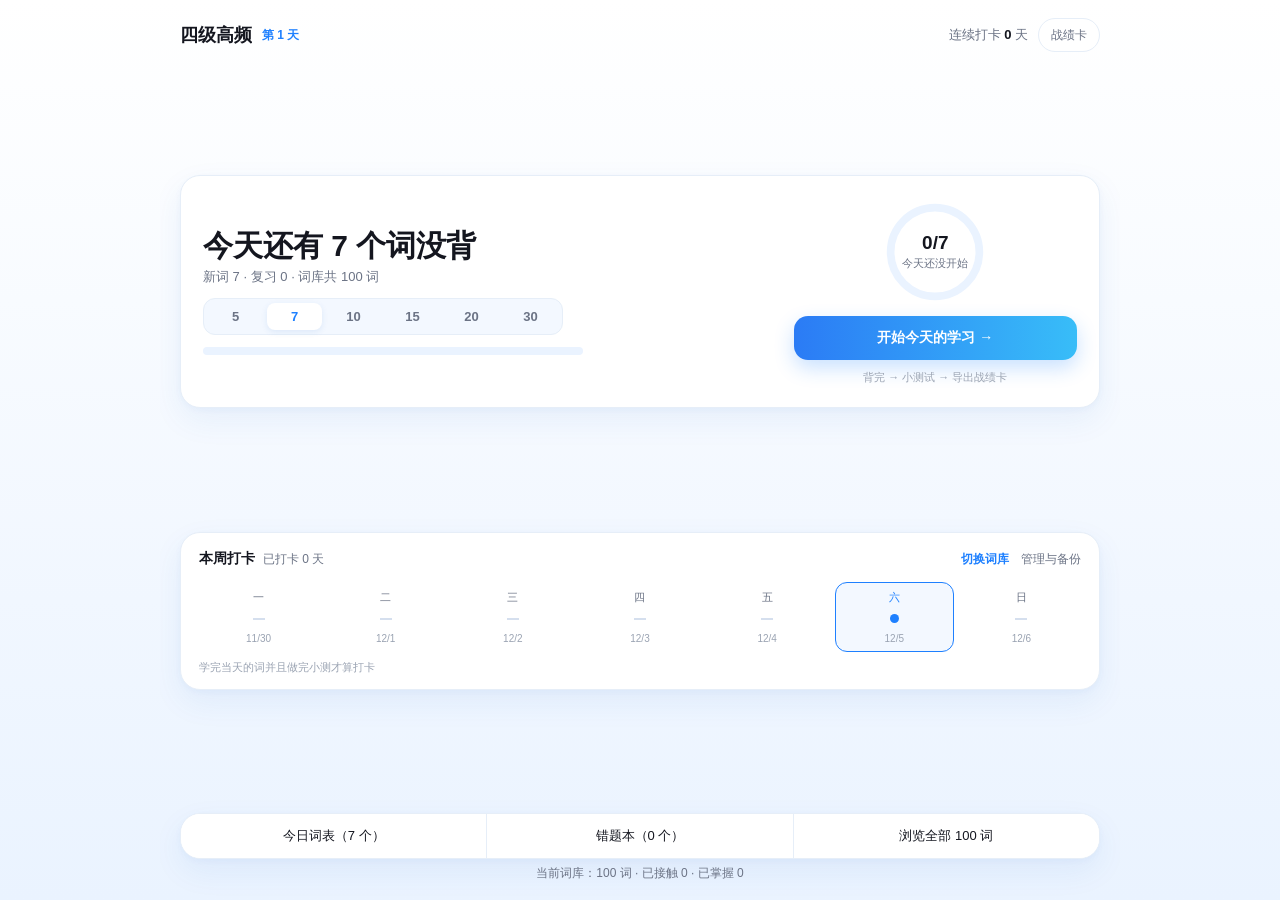
<file: public/vocab-booster.html>
<!DOCTYPE html>
<html lang="zh-CN">
<head>
  <meta charset="UTF-8" />
  <meta name="viewport" content="width=device-width, initial-scale=1.0, viewport-fit=cover" />
  <title>词刻 · 英语背词与记忆训练（离线单文件版）</title>
  <style>
:root {
  --p1: #1E80FF;
  --p2: #38BDF8;
  --ink: #14161F;
  --grey: #6B7385;
  --grey2: #9AA3B2;
  --line: #E6EEF8;
  --soft: #F3F8FF;
  --soft2: #EAF3FF;
  --green: #12A672;
  --amber: #D97706;
  --danger: #E5484D;
  --radius: 20px;
  --shadow: 0 12px 32px rgba(30, 96, 200, .07), 0 2px 6px rgba(30, 96, 200, .04);
}
*, *::before, *::after { box-sizing: border-box; }
html, body {
  margin: 0; padding: 0; height: 100dvh; overflow: hidden;
  background: linear-gradient(180deg, #ffffff 0%, #EAF3FF 100%);
  color: var(--ink);
  font-family: -apple-system, BlinkMacSystemFont, "PingFang SC", "Hiragino Sans GB", "Microsoft YaHei", "Segoe UI", Roboto, "Helvetica Neue", Arial, sans-serif;
  -webkit-font-smoothing: antialiased;
  user-select: none;
}
button, input, textarea { font-family: inherit; }
.tabular-nums { font-variant-numeric: tabular-nums; }
.hidden { display: none !important; }
.app-shell {
  height: 100dvh; max-width: 960px; margin: 0 auto; padding: 18px 20px;
  display: flex; flex-direction: column; gap: 14px; overflow: hidden;
}
.screen {
  display: none; flex-direction: column; flex: 1; min-height: 0; justify-content: space-between; gap: 12px;
}
.screen.active { display: flex; }
.surface-card {
  background: #ffffff; border: 1px solid var(--line); border-radius: var(--radius); box-shadow: var(--shadow);
}
.btn-primary {
  background: linear-gradient(90deg, #2B7BF5 0%, #38BDF8 100%);
  color: #ffffff; border: none; border-radius: 14px;
  box-shadow: 0 8px 20px rgba(30, 128, 255, .24);
  cursor: pointer; font-weight: 600;
  display: inline-flex; align-items: center; justify-content: center; gap: 6px;
  transition: opacity 120ms ease-out, transform 120ms ease-out;
}
.btn-primary:hover:not(:disabled) { opacity: 0.94; }
.btn-primary:active:not(:disabled) { transform: translateY(1px); }
.btn-primary:disabled { background: #DCE5F2; color: #7D889C; box-shadow: none; cursor: not-allowed; }
.btn-secondary {
  background: #ffffff; color: var(--grey); border: 1px solid var(--line); border-radius: 999px;
  cursor: pointer; font-weight: 500;
  display: inline-flex; align-items: center; justify-content: center; gap: 6px;
  transition: border-color 120ms ease-out, color 120ms ease-out, background-color 120ms ease-out;
}
.btn-secondary:hover:not(:disabled) { border-color: #C7DAF5; color: var(--ink); background: var(--soft); }
.btn-secondary:disabled { opacity: 0.55; cursor: not-allowed; }
.kbd-hint {
  display: none; font-family: ui-monospace, SFMono-Regular, Menlo, Monaco, Consolas, monospace;
  font-size: 11px; line-height: 1; padding: 3px 6px; border-radius: 5px;
  background: rgba(20, 22, 31, 0.06); color: inherit; opacity: 0.78;
}
.btn-primary .kbd-hint { background: rgba(255, 255, 255, 0.22); color: #ffffff; opacity: 0.92; }
@media (hover: hover) and (pointer: fine) {
  .kbd-hint { display: inline-flex; align-items: center; justify-content: center; }
}
mark.word-hl {
  background: var(--soft2); color: var(--p1); padding: 1px 5px; border-radius: 5px; font-weight: 600;
}
.line-clamp-2 {
  display: -webkit-box; -webkit-line-clamp: 2; -webkit-box-orient: vertical; overflow: hidden;
}
.scroll-inner { overflow-y: auto; overscroll-behavior: contain; -webkit-overflow-scrolling: touch; }
button:focus-visible, input:focus-visible, textarea:focus-visible { outline: 2px solid var(--p1); outline-offset: 2px; }

/* Home Layout */
.top-bar { display: flex; align-items: center; justify-content: space-between; gap: 12px; flex-shrink: 0; }
.home-card {
  padding: 22px; flex-shrink: 0;
  display: grid; grid-template-columns: 2fr 1fr; gap: 24px; align-items: center;
}
.size-bar {
  display: flex; align-items: center; gap: 4px; padding: 4px; border-radius: 12px;
  background: var(--soft); border: 1px solid var(--line); max-width: 360px; width: 100%;
}
.size-btn {
  flex: 1; min-width: 0; padding: 6px 0; border-radius: 8px; border: none;
  font-size: 13px; font-weight: 600; cursor: pointer; background: transparent; color: var(--grey);
}
.size-btn.active { background: #fff; color: var(--p1); box-shadow: 0 2px 6px rgba(30,96,200,.10); }
.progress-track { height: 8px; border-radius: 999px; background: var(--soft2); overflow: hidden; }
.progress-fill { height: 100%; border-radius: 999px; background: linear-gradient(90deg, #2B7BF5 0%, #38BDF8 100%); transition: width 150ms ease-out; }
.ring-wrap { position: relative; width: 108px; height: 108px; display: flex; align-items: center; justify-content: center; }
.ring-center { position: absolute; inset: 0; display: flex; flex-direction: column; align-items: center; justify-content: center; text-align: center; }
.week-grid { display: grid; grid-template-columns: repeat(7, 1fr); gap: 8px; }
.week-cell {
  display: flex; flex-direction: column; align-items: center; justify-content: center;
  padding: 7px 4px; border-radius: 12px; border: 1px solid transparent; text-align: center;
}
.week-cell.today { border-color: var(--p1); background: var(--soft); }
.week-cell.checked:not(.today) { border-color: var(--line); background: #F8FBFF; }
.entry-strip { display: flex; align-items: stretch; overflow: hidden; }
.entry-btn {
  flex: 1; min-width: 0; min-height: 44px; padding: 10px 8px; border: none; border-right: 1px solid var(--line);
  background: #fff; font-size: 13px; font-weight: 500; color: var(--ink); cursor: pointer; white-space: nowrap;
}
.entry-btn:last-child { border-right: none; }
.entry-btn:hover { background: var(--soft); }

/* Study Screen */
.study-card {
  flex: 1; min-height: 0; display: grid; grid-template-columns: 1.25fr 1fr; overflow: hidden;
}
.study-left {
  padding: 22px; display: flex; flex-direction: column; justify-content: space-between; gap: 10px; min-height: 0;
}
.study-right {
  border-left: 1px solid var(--line); background: rgba(248, 251, 255, 0.65); padding: 20px;
  display: flex; flex-direction: column; justify-content: center;
}
.mnemonic-block { padding: 11px 0; border-bottom: 1px solid var(--line); }
.mnemonic-block:first-child { padding-top: 0; }
.mnemonic-block:last-child { border-bottom: none; padding-bottom: 0; }
.mobile-tabs { display: none; border-top: 1px solid var(--line); padding-top: 8px; }

/* Quiz Screen */
.quiz-card {
  flex: 1; min-height: 0; padding: 22px; display: flex; flex-direction: column; justify-content: space-between; gap: 12px; overflow: hidden;
}
.options-grid { display: grid; grid-template-columns: repeat(2, 1fr); gap: 10px; margin: auto 0; }
.opt-btn {
  min-height: 52px; padding: 10px 14px; border-radius: 14px; border: 1px solid var(--line); background: #fff;
  display: flex; align-items: center; justify-content: space-between; gap: 8px; text-align: left; cursor: pointer;
}
.opt-btn:hover:not(:disabled) { border-color: var(--p1); background: #F8FBFF; }
.opt-btn.correct { background: #ECFDF5; border-color: #12A672; color: #0E7B54; }
.opt-btn.wrong { background: #FEF2F2; border-color: #E5484D; color: #B91C1C; }
.opt-btn.muted { background: #F8FAFC; color: var(--grey2); opacity: 0.75; }
.spell-slots { display: flex; flex-wrap: wrap; align-items: center; justify-content: center; gap: 6px; margin: auto 0; }
.spell-slot {
  width: 30px; height: 38px; border-bottom: 2px solid #DCE5F2;
  display: flex; align-items: center; justify-content: center;
  font-family: ui-monospace, SFMono-Regular, Menlo, Consolas, monospace; font-size: 20px; font-weight: 700;
}

/* Result & Checkin */
.split-card { flex: 1; min-height: 0; display: grid; grid-template-columns: 1fr 1.25fr; overflow: hidden; }
.cal-grid { display: grid; grid-template-columns: repeat(7, 1fr); gap: 4px; text-align: center; }
.cal-day {
  height: 30px; border-radius: 8px; border: 1px solid transparent; background: transparent;
  font-size: 12px; font-weight: 500; cursor: pointer; color: var(--grey);
  display: flex; align-items: center; justify-content: center;
}
.cal-day.checked { background: var(--p1); color: #fff; }
.cal-day.selected:not(.checked) { background: var(--soft2); border-color: var(--p1); color: var(--p1); }
.cal-day.checked.selected { background: #1459C2; box-shadow: 0 0 0 2px #38BDF8; }

/* Modal */
.modal-backdrop {
  position: fixed; inset: 0; z-index: 60; background: rgba(20, 22, 31, 0.4);
  display: flex; align-items: center; justify-content: center; padding: 16px;
}
.modal-card {
  width: 100%; max-width: 720px; max-height: 86dvh; display: flex; flex-direction: column; overflow: hidden;
}

@media (max-width: 899px) {
  .app-shell { padding: 12px 16px; gap: 10px; }
  .home-card { grid-template-columns: 1fr; padding: 16px; gap: 14px; }
  .study-card { grid-template-columns: 1fr; }
  .study-left { padding: 16px; }
  .study-right { display: none; }
  .mobile-tabs { display: block; }
  .options-grid { grid-template-columns: 1fr; }
  .split-card { grid-template-columns: 1fr; }
}
@media (max-width: 899px) and (max-height: 720px) {
  .home-card { grid-template-columns: 1.5fr 1fr; gap: 12px; padding: 14px; }
  .ring-wrap { width: 88px; height: 88px; }
}
@media (max-height: 800px) { .app-shell { padding-top: 12px; padding-bottom: 12px; gap: 10px; } }
@media (max-height: 720px) { .app-shell { padding-top: 10px; padding-bottom: 10px; gap: 8px; } }
@media (max-height: 660px) { .app-shell { padding-top: 8px; padding-bottom: 8px; gap: 6px; } }
@media (max-height: 600px) { .app-shell { padding-top: 6px; padding-bottom: 6px; gap: 4px; } }
</style>
</head>
<body>
  <div class="app-shell">
    <div id="storage-alert" class="hidden" role="alert" style="flex-shrink:0;border-radius:12px;background:#FFFBEB;border:1px solid #FDE68A;padding:8px 12px;font-size:12px;color:#92400E;display:flex;justify-content:space-between;align-items:center;gap:8px;">
      <span id="storage-alert-text"></span>
      <button type="button" id="storage-alert-close" style="background:none;border:none;color:#92400E;font-weight:600;text-decoration:underline;cursor:pointer;">知道了</button>
    </div>

    <!-- 1. HOME -->
    <section id="screen-home" class="screen active" aria-label="首页">
      <header class="top-bar">
        <div style="display:flex;align-items:center;gap:10px;min-width:0;">
          <span id="home-deck-name" style="font-size:18px;font-weight:700;white-space:nowrap;overflow:hidden;text-overflow:ellipsis;"></span>
          <span id="home-day-num" class="tabular-nums" style="font-size:12px;font-weight:600;color:var(--p1);flex-shrink:0;"></span>
        </div>
        <div style="display:flex;align-items:center;gap:10px;flex-shrink:0;">
          <span class="tabular-nums" style="font-size:13px;color:var(--grey);">连续打卡 <strong id="home-streak" style="color:var(--ink);">0</strong> 天</span>
          <button type="button" class="btn-secondary" id="btn-home-checkin" style="padding:6px 12px;font-size:12px;min-height:34px;">战绩卡</button>
        </div>
      </header>

      <div class="surface-card home-card">
        <div style="display:flex;flex-direction:column;gap:12px;min-width:0;">
          <div>
            <h1 id="home-headline" class="tabular-nums" style="margin:0;font-size:clamp(22px,3.5vw,30px);line-height:1.2;"></h1>
            <p id="home-sub" class="tabular-nums" style="margin:4px 0 0;font-size:13px;color:var(--grey);"></p>
          </div>
          <div class="size-bar" id="size-bar"></div>
          <div class="progress-track" style="max-width:380px;">
            <div class="progress-fill" id="home-progress-bar" style="width:0%;"></div>
          </div>
        </div>

        <div style="display:flex;flex-direction:column;align-items:center;gap:10px;width:100%;">
          <div class="ring-wrap">
            <svg width="108" height="108" viewBox="0 0 112 112" style="transform:rotate(-90deg);" aria-hidden="true">
              <defs>
                <linearGradient id="ringGrad" x1="0%" y1="0%" x2="100%" y2="0%">
                  <stop offset="0%" stop-color="#2B7BF5" />
                  <stop offset="100%" stop-color="#38BDF8" />
                </linearGradient>
              </defs>
              <circle cx="56" cy="56" r="46" fill="none" stroke="#EAF3FF" stroke-width="8" />
              <circle id="home-ring-fg" cx="56" cy="56" r="46" fill="none" stroke="url(#ringGrad)" stroke-width="8" stroke-linecap="round" stroke-dasharray="289.03" stroke-dashoffset="289.03" />
            </svg>
            <div class="ring-center">
              <span id="home-ring-num" class="tabular-nums" style="font-size:19px;font-weight:700;line-height:1;">0/7</span>
              <span id="home-ring-label" style="font-size:11px;color:var(--grey);margin-top:4px;">今天还没开始</span>
            </div>
          </div>
          <button type="button" id="btn-home-cta" class="btn-primary" style="width:100%;min-height:44px;padding:10px 14px;font-size:14px;"></button>
          <div id="home-cta-sub" style="font-size:11px;color:var(--grey2);text-align:center;">背完 → 小测试 → 导出战绩卡</div>
        </div>
      </div>

      <section class="surface-card" style="padding:14px 18px;flex-shrink:0;" aria-label="本周打卡">
        <div style="display:flex;align-items:center;justify-content:space-between;gap:8px;margin-bottom:10px;">
          <div style="display:flex;align-items:center;gap:8px;">
            <strong style="font-size:14px;">本周打卡</strong>
            <span id="week-checked-count" class="tabular-nums" style="font-size:12px;color:var(--grey);"></span>
          </div>
          <div style="display:flex;align-items:center;gap:12px;">
            <button type="button" id="btn-open-deck-switcher" style="background:none;border:none;color:var(--p1);font-size:12px;font-weight:600;cursor:pointer;padding:4px 0;">切换词库</button>
            <button type="button" id="btn-open-manage" style="background:none;border:none;color:var(--grey);font-size:12px;font-weight:500;cursor:pointer;padding:4px 0;">管理与备份</button>
          </div>
        </div>
        <div class="week-grid" id="home-week-grid"></div>
        <p style="margin:8px 0 0;font-size:11px;color:var(--grey2);">学完当天的词并且做完小测才算打卡</p>
      </section>

      <footer style="flex-shrink:0;display:flex;flex-direction:column;gap:6px;">
        <div class="surface-card entry-strip">
          <button type="button" class="entry-btn" id="btn-entry-today"></button>
          <button type="button" class="entry-btn" id="btn-entry-wrong"></button>
          <button type="button" class="entry-btn" id="btn-entry-all"></button>
        </div>
        <div id="home-deck-footer" class="tabular-nums" style="text-align:center;font-size:12px;color:var(--grey);"></div>
      </footer>
    </section>

    <!-- 2. STUDY -->
    <section id="screen-study" class="screen" aria-label="背词界面">
      <header class="top-bar">
        <button type="button" class="btn-secondary" id="btn-study-back" style="min-width:44px;min-height:44px;padding:0 12px;font-size:13px;">返回</button>
        <div style="flex:1;min-width:0;display:flex;flex-direction:column;gap:4px;">
          <div class="tabular-nums" style="display:flex;justify-content:space-between;font-size:12px;color:var(--grey);">
            <span id="study-progress-text"></span>
            <span id="study-progress-pct">0%</span>
          </div>
          <div class="progress-track" style="height:6px;">
            <div class="progress-fill" id="study-progress-bar" style="width:0%;"></div>
          </div>
        </div>
        <button type="button" class="btn-secondary" id="btn-toggle-mask" style="min-height:44px;padding:0 12px;font-size:12px;white-space:nowrap;"></button>
      </header>

      <main class="surface-card study-card">
        <div class="study-left">
          <div style="display:flex;justify-content:space-between;align-items:center;font-size:12px;flex-shrink:0;">
            <span id="study-status-tag" style="font-weight:600;"></span>
            <div id="study-srs-wrap" class="tabular-nums" style="display:flex;align-items:center;gap:6px;color:var(--grey);"></div>
          </div>

          <div style="display:flex;flex-direction:column;gap:8px;margin:auto 0;">
            <div style="display:flex;align-items:center;justify-content:space-between;gap:12px;">
              <button type="button" id="btn-study-word-speak" style="background:none;border:none;padding:0;text-align:left;cursor:pointer;min-height:44px;">
                <span id="study-word" style="font-size:clamp(28px,5vw,44px);font-weight:700;color:var(--ink);line-height:1;"></span>
              </button>
              <button type="button" id="btn-study-speak" style="min-width:44px;min-height:44px;border-radius:999px;background:var(--soft);border:1px solid var(--line);color:var(--p1);padding:0 12px;cursor:pointer;display:inline-flex;align-items:center;gap:6px;font-size:12px;font-weight:600;flex-shrink:0;">
                <span>朗读</span><kbd class="kbd-hint">Space</kbd>
              </button>
            </div>

            <div style="display:flex;align-items:center;gap:10px;font-size:15px;color:var(--grey);">
              <span id="study-phonetic" style="font-family:ui-monospace,monospace;"></span>
              <span style="color:#DCE5F2;">|</span>
              <span id="study-pos" style="font-weight:600;color:var(--p1);"></span>
            </div>

            <div style="padding-top:8px;border-top:1px solid var(--line);">
              <p id="study-example" class="line-clamp-2" style="margin:0;font-size:15px;line-height:1.55;color:var(--ink);"></p>
            </div>

            <div style="padding-top:8px;border-top:1px solid var(--line);">
              <button type="button" id="btn-study-reveal" style="width:100%;min-height:46px;padding:10px 12px;border-radius:12px;background:var(--soft);border:1px dashed #C7DAF5;color:var(--grey);font-size:13px;display:flex;align-items:center;justify-content:space-between;cursor:pointer;text-align:left;">
                <span>点击显露中文释义与助记 · 先在脑中回想再判分</span>
                <kbd class="kbd-hint">↓</kbd>
              </button>
              <div id="study-revealed-meaning" class="hidden">
                <p id="study-meaning" style="margin:0;font-size:17px;font-weight:700;color:var(--ink);"></p>
                <p id="study-example-zh" class="line-clamp-2" style="margin:4px 0 0;font-size:13px;color:var(--grey);"></p>
              </div>
            </div>
          </div>

          <div class="mobile-tabs">
            <div id="study-mobile-mask-note" style="font-size:12px;color:var(--grey2);padding:4px 0;">揭晓释义后查看构词助记、真题搭配与易混辨析</div>
            <div id="study-mobile-tabs-inner" class="hidden">
              <div id="study-tab-buttons" style="display:flex;gap:4px;border-bottom:1px solid var(--line);padding-bottom:6px;margin-bottom:6px;"></div>
              <p id="study-mobile-tab-content" class="line-clamp-2" style="margin:0;font-size:12px;line-height:1.5;min-height:34px;"></p>
            </div>
          </div>
        </div>

        <aside class="study-right" aria-label="四维助记拆解">
          <div id="study-right-masked" style="text-align:center;padding:16px;">
            <p style="margin:0;font-size:14px;font-weight:600;color:var(--grey);">四维记忆解析已遮罩</p>
            <p style="margin:8px 0 0;font-size:12px;color:var(--grey2);line-height:1.6;">先结合左侧英文例句回想词义。点击「显露释义」或「不认识」后展开构词、搭配、同族词与易混辨析。</p>
          </div>
          <div id="study-right-content" class="hidden">
            <div class="mnemonic-block">
              <div style="font-size:11px;font-weight:600;color:var(--p1);margin-bottom:3px;">怎么记 · 词根拆解</div>
              <div id="m-memo" style="font-size:13px;line-height:1.55;"></div>
            </div>
            <div class="mnemonic-block">
              <div style="font-size:11px;font-weight:600;color:var(--p1);margin-bottom:3px;">常用搭配</div>
              <div id="m-coll" style="font-size:13px;line-height:1.55;"></div>
            </div>
            <div class="mnemonic-block">
              <div style="font-size:11px;font-weight:600;color:var(--p1);margin-bottom:3px;">同族与派生</div>
              <div id="m-fam" style="font-size:13px;line-height:1.55;"></div>
            </div>
            <div class="mnemonic-block">
              <div style="font-size:11px;font-weight:600;color:var(--amber);margin-bottom:3px;">最容易错 / 近义易混</div>
              <div id="m-conf" style="font-size:13px;line-height:1.55;"></div>
            </div>
          </div>
        </aside>
      </main>

      <footer style="flex-shrink:0;display:flex;flex-direction:column;gap:6px;">
        <div id="study-actions-normal" style="display:flex;gap:12px;width:100%;">
          <button type="button" id="btn-study-unknown" class="btn-secondary" style="flex:1;min-width:0;min-height:48px;font-size:15px;font-weight:600;color:var(--danger);border-color:#F6D0D2;">
            <span>不认识</span><kbd class="kbd-hint">←</kbd>
          </button>
          <button type="button" id="btn-study-known" class="btn-primary" style="flex:1.4;min-width:0;min-height:48px;font-size:15px;">
            <span>认识</span><kbd class="kbd-hint">→</kbd>
          </button>
        </div>
        <div id="study-actions-requeue" class="hidden" style="display:flex;width:100%;">
          <button type="button" id="btn-study-next-after-unknown" class="btn-primary" style="flex:1;min-width:0;min-height:48px;font-size:15px;">
            <span>记住了，下一个（稍后重现）</span><kbd class="kbd-hint">→</kbd>
          </button>
        </div>
        <div style="min-height:22px;display:flex;justify-content:center;align-items:center;">
          <button type="button" id="btn-study-undo" class="hidden" style="background:none;border:none;color:var(--grey);font-size:12px;cursor:pointer;display:inline-flex;align-items:center;gap:6px;">
            <span id="study-undo-text"></span><kbd class="kbd-hint">Backspace</kbd>
          </button>
          <span id="study-undo-hint" style="font-size:11px;color:var(--grey2);">不认识的词将记入错题本并在本轮末尾重现巩固</span>
        </div>
      </footer>
    </section>

    <!-- 3. DONE -->
    <section id="screen-done" class="screen" style="align-items:center;justify-content:center;" aria-label="背词完成">
      <div class="surface-card" style="width:100%;max-width:520px;padding:30px;text-align:center;display:flex;flex-direction:column;align-items:center;gap:14px;">
        <div style="width:48px;height:48px;border-radius:999px;background:var(--soft2);color:var(--p1);display:flex;align-items:center;justify-content:center;font-weight:700;font-size:20px;">✓</div>
        <h1 id="done-title" class="tabular-nums" style="margin:0;font-size:clamp(22px,3.5vw,28px);"></h1>
        <p id="done-sub" style="margin:0;font-size:15px;color:var(--grey);"></p>
        <p id="done-meta" class="tabular-nums" style="margin:0;font-size:12px;color:var(--grey2);"></p>
        <div style="display:flex;gap:12px;width:100%;margin-top:8px;">
          <button type="button" id="btn-done-home" class="btn-secondary" style="flex:1;min-width:0;min-height:46px;font-size:14px;">回首页</button>
          <button type="button" id="btn-done-quiz" class="btn-primary" style="flex:1.5;min-width:0;min-height:46px;font-size:15px;">去做今天的小测 →</button>
        </div>
      </div>
    </section>

    <!-- 4. QUIZ -->
    <section id="screen-quiz" class="screen" aria-label="小测">
      <header class="top-bar">
        <button type="button" class="btn-secondary" id="btn-quiz-back" style="min-width:44px;min-height:44px;padding:0 12px;font-size:13px;">返回</button>
        <div style="flex:1;min-width:0;display:flex;flex-direction:column;gap:4px;">
          <div class="tabular-nums" style="display:flex;justify-content:space-between;font-size:12px;color:var(--grey);">
            <span id="quiz-progress-text"></span>
            <span id="quiz-progress-pct">0%</span>
          </div>
          <div class="progress-track" style="height:6px;">
            <div class="progress-fill" id="quiz-progress-bar" style="width:0%;"></div>
          </div>
        </div>
      </header>

      <main class="surface-card quiz-card" id="quiz-body"></main>
    </section>

    <!-- 5. RESULT -->
    <section id="screen-result" class="screen" aria-label="小测成绩">
      <main class="surface-card split-card">
        <div style="padding:22px;border-right:1px solid var(--line);display:flex;flex-direction:column;justify-content:space-between;gap:14px;">
          <div>
            <span id="result-badge" style="font-size:12px;font-weight:600;color:var(--p1);"></span>
            <div style="margin-top:8px;display:flex;align-items:baseline;gap:8px;">
              <span id="result-score" class="tabular-nums" style="font-size:clamp(34px,5vw,52px);font-weight:700;line-height:1;"></span>
              <span id="result-acc" class="tabular-nums" style="font-size:14px;color:var(--grey);"></span>
            </div>
          </div>
          <div style="display:grid;grid-template-columns:1fr 1fr;gap:10px;">
            <div style="border-radius:12px;background:#ECFDF5;padding:10px 14px;">
              <div style="font-size:12px;color:#0E7B54;">答对题数</div>
              <div id="result-right-num" class="tabular-nums" style="font-size:20px;font-weight:700;color:var(--green);"></div>
            </div>
            <div style="border-radius:12px;background:#FEF2F2;padding:10px 14px;">
              <div style="font-size:12px;color:#B91C1C;">答错题数</div>
              <div id="result-wrong-num" class="tabular-nums" style="font-size:20px;font-weight:700;color:var(--danger);"></div>
            </div>
          </div>
          <p id="result-note" style="margin:0;font-size:12px;color:var(--grey);line-height:1.55;"></p>
        </div>

        <div style="display:flex;flex-direction:column;min-height:0;">
          <div style="padding:12px 18px;border-bottom:1px solid var(--line);display:flex;justify-content:space-between;align-items:center;flex-shrink:0;">
            <strong id="result-list-title" style="font-size:14px;"></strong>
            <span style="font-size:12px;color:var(--grey2);">点击朗读</span>
          </div>
          <div id="result-list" class="scroll-inner" style="flex:1;min-height:0;padding:0 18px;"></div>
        </div>
      </main>

      <footer style="flex-shrink:0;display:flex;gap:10px;width:100%;">
        <button type="button" id="btn-result-home" class="btn-secondary" style="flex:1;min-width:0;min-height:46px;font-size:13px;">回首页</button>
        <button type="button" id="btn-result-retry" class="btn-secondary hidden" style="flex:1;min-width:0;min-height:46px;font-size:13px;color:var(--danger);border-color:#F6D0D2;"></button>
        <button type="button" id="btn-result-checkin" class="btn-primary" style="flex:1.4;min-width:0;min-height:46px;font-size:13px;">去打卡 · 生成战绩卡</button>
      </footer>
    </section>

    <!-- 6. WRONG -->
    <section id="screen-wrong" class="screen" aria-label="错题本">
      <header class="top-bar">
        <div style="display:flex;align-items:center;gap:10px;min-width:0;">
          <button type="button" class="btn-secondary" id="btn-wrong-back" style="min-width:44px;min-height:44px;padding:0 12px;font-size:13px;">返回</button>
          <div style="min-width:0;">
            <h1 id="wrong-title" class="tabular-nums" style="margin:0;font-size:17px;"></h1>
            <p style="margin:2px 0 0;font-size:12px;color:var(--grey);">按记忆曲线第 1、2、4、7、15 天再复习，5 次都对就移出</p>
          </div>
        </div>
      </header>

      <main class="surface-card" style="flex:1;min-height:0;display:flex;flex-direction:column;overflow:hidden;">
        <div id="wrong-list" class="scroll-inner" style="flex:1;min-height:0;padding:0 18px;"></div>
      </main>

      <footer style="flex-shrink:0;display:flex;gap:12px;width:100%;">
        <button type="button" id="btn-wrong-home" class="btn-secondary" style="flex:1;min-width:0;min-height:46px;font-size:14px;">回首页</button>
        <button type="button" id="btn-wrong-practice" class="btn-primary" style="flex:1.4;min-width:0;min-height:46px;font-size:14px;">只练这些错词</button>
      </footer>
    </section>

    <!-- 7. CHECKIN -->
    <section id="screen-checkin" class="screen" aria-label="打卡与战绩卡">
      <header class="top-bar" style="flex-wrap:wrap;">
        <div style="display:flex;align-items:center;gap:8px;">
          <button type="button" class="btn-secondary" id="btn-checkin-back" style="min-width:44px;min-height:44px;padding:0 12px;font-size:13px;">返回</button>
          <h1 style="margin:0;font-size:17px;">打卡与战绩卡</h1>
        </div>
        <div class="tabular-nums" style="display:flex;gap:14px;font-size:13px;">
          <span>连续打卡 <strong id="ck-streak" style="color:var(--p1);">0</strong> 天</span>
          <span>累计打卡 <strong id="ck-total-days">0</strong> 天</span>
          <span>累计背词 <strong id="ck-learned">0</strong> 词</span>
        </div>
      </header>

      <main class="surface-card split-card">
        <div style="background:var(--soft);padding:14px;display:flex;flex-direction:column;align-items:center;justify-content:center;border-right:1px solid var(--line);min-height:0;">
          <div style="position:relative;height:100%;max-height:450px;aspect-ratio:3/4;display:flex;align-items:center;justify-content:center;">
            <canvas id="poster-canvas" width="1080" height="1440" style="width:100%;height:100%;object-fit:contain;border-radius:12px;box-shadow:0 8px 24px rgba(30,96,200,.14);"></canvas>
          </div>
          <p id="ck-preview-note" class="hidden" style="margin:8px 0 0;font-size:12px;color:var(--amber);text-align:center;"></p>
        </div>

        <div class="scroll-inner" style="padding:18px;display:flex;flex-direction:column;justify-content:space-between;gap:12px;min-height:0;">
          <div style="display:flex;flex-direction:column;gap:10px;flex-shrink:0;">
            <div style="display:flex;align-items:center;justify-content:space-between;gap:8px;">
              <label for="ck-nickname" style="font-size:12px;font-weight:600;color:var(--grey);">战绩卡昵称（最多 12 字）</label>
              <input id="ck-nickname" type="text" maxlength="12" style="width:180px;padding:6px 10px;border-radius:8px;border:1px solid #DCE5F2;background:#F8FBFF;font-size:13px;" />
            </div>
            <div style="display:flex;gap:10px;width:100%;">
              <button type="button" id="btn-save-poster" class="btn-primary" style="flex:1;min-width:0;min-height:44px;font-size:13px;">保存战绩卡</button>
              <button type="button" id="btn-copy-checkin" class="btn-secondary" style="flex:1;min-width:0;min-height:44px;font-size:13px;">复制打卡文案</button>
            </div>
            <p id="ck-action-msg" class="hidden" style="margin:0;font-size:12px;font-weight:500;"></p>
          </div>

          <div style="padding-top:10px;border-top:1px solid var(--line);display:flex;flex-direction:column;gap:8px;">
            <div style="display:flex;align-items:center;justify-content:space-between;">
              <strong id="cal-month-title" class="tabular-nums" style="font-size:13px;"></strong>
              <div style="display:flex;gap:6px;">
                <button type="button" id="btn-cal-prev" class="btn-secondary" style="width:30px;height:30px;font-size:12px;">&lt;</button>
                <button type="button" id="btn-cal-next" class="btn-secondary" style="width:30px;height:30px;font-size:12px;">&gt;</button>
              </div>
            </div>
            <div class="cal-grid" style="font-size:11px;color:var(--grey2);">
              <div>一</div><div>二</div><div>三</div><div>四</div><div>五</div><div>六</div><div>日</div>
            </div>
            <div class="cal-grid tabular-nums" id="cal-days-grid"></div>
            <p style="margin:0;font-size:11px;color:var(--grey2);">蓝底日期代表已完成打卡，点击可切换预览当天战绩卡</p>
          </div>
        </div>
      </main>
    </section>
  </div>

  <!-- MODAL ROOT -->
  <div id="modal-root" class="modal-backdrop hidden" role="dialog" aria-modal="true">
    <div class="surface-card modal-card" id="modal-card"></div>
  </div>

  <script>
    (function () {
      'use strict';

      var STORAGE_KEY = 'vocab-booster-pro.v1';
      var SRS_INTERVALS = [1, 2, 4, 7, 15];
      var DAILY_SIZE_OPTIONS = [5, 7, 10, 15, 20, 30];
      var BUILTIN_DECKS = [{"id":"cet4","name":"四级高频","subtitle":"大学英语四级高频核心词","builtin":true,"words":[{"word":"abandon","phonetic":"/əˈbændən/","pos":"v.","meaning":"放弃；抛弃；中止","example":"Rising costs forced the studio to abandon its ambitious film project.","exampleZh":"不断上涨的成本迫使工作室放弃了那个宏大的电影项目。","memo":"a- (不) + bandon (控制/约束) → 不再管束 → 放弃","collocations":"abandon hope / abandon a plan","family":"abandoned adj. 被抛弃的 · abandonment n. 放弃","confusable":"abandon 彻底放弃 vs. desert 遗弃责任或荒芜"},{"word":"academic","phonetic":"/ˌækəˈdemɪk/","pos":"adj.","meaning":"学术的；学院的；纯理论的","example":"The research has little practical value beyond academic circles.","exampleZh":"这项研究除了在学术圈内几乎没有实际价值。","memo":"academ(y) 学院 + -ic (……的) → 学术的","collocations":"academic performance / academic freedom","family":"academy n. 学院 · academically adv. 学术上","confusable":"熟词僻义：purely academic 纯属空谈的、不切实际的"},{"word":"accompany","phonetic":"/əˈkʌmpəni/","pos":"v.","meaning":"陪伴；伴随；为……伴奏","example":"Heavy rain will accompany strong winds along the southern coast tonight.","exampleZh":"今晚南部沿海的强风将伴随着暴雨。","memo":"ac- (强调) + company (同伴) → 做同伴 → 陪伴","collocations":"accompany sb. to sp. / be accompanied by","family":"companion n. 同伴 · company n. 陪伴；公司","confusable":"accompany 陪伴 vs. accomplish 完成；熟词僻义：伴奏"},{"word":"accomplish","phonetic":"/əˈkʌmplɪʃ/","pos":"v.","meaning":"完成；实现；达到","example":"Clear weekly milestones helped the small team accomplish every release goal.","exampleZh":"清晰的每周里程碑帮助这个小团队完成了所有发布目标。","memo":"ac- (加强) + compl (满) + -ish → 使圆满完成","collocations":"accomplish a task / accomplish one’s purpose","family":"accomplishment n. 成就 · accomplished adj. 有造诣的","confusable":"accomplish 完成任务 vs. achieve 取得成就或达到高度"},{"word":"acknowledge","phonetic":"/əkˈnɒlɪdʒ/","pos":"v.","meaning":"承认；致谢；确认收到","example":"The report failed to acknowledge several crucial flaws in the survey.","exampleZh":"这份报告未能承认调查中存在的几处关键缺陷。","memo":"ac- (向) + knowledge (知道) → 让人知道自己认账 → 承认","collocations":"acknowledge receipt / widely acknowledged","family":"acknowledgement n. 承认；致谢","confusable":"acknowledge 公开承认/致谢 vs. admit 勉强承认过错"},{"word":"acquire","phonetic":"/əˈkwaɪə(r)/","pos":"v.","meaning":"获得；学到；收购","example":"Children acquire complex grammar rules naturally through daily conversation.","exampleZh":"儿童通过日常交谈自然而然地习得复杂的语法规则。","memo":"ac- (向) + quir (寻求) + -e → 努力求得 → 获得","collocations":"acquire a skill / acquire knowledge","family":"acquisition n. 获得；收购 · acquired adj. 后天习得的","confusable":"acquire 习得/收购 vs. require 要求 vs. inquire 询问"},{"word":"adapt","phonetic":"/əˈdæpt/","pos":"v.","meaning":"适应；改编；改造","example":"Local retailers had to adapt quickly to shifting consumer spending habits.","exampleZh":"当地零售商必须迅速适应消费者支出习惯的变化。","memo":"ad- (向) + apt (适合) → 使适合新环境 → 适应/改编","collocations":"adapt to / adapt a novel for screen","family":"adaptation n. 适应；改编版 · adaptable adj. 适应力强的","confusable":"adapt 适应/改编 vs. adopt 收养/采纳 vs. adept 熟练的"},{"word":"adequate","phonetic":"/ˈædɪkwət/","pos":"adj.","meaning":"足够的；胜任的；勉强过得去的","example":"Older hospitals still lack adequate funding for emergency equipment upgrades.","exampleZh":"老旧医院仍然缺乏足够资金用于升级急救设备。","memo":"ad- (向) + equ (相等) + -ate → 与需求相等 → 足够的","collocations":"adequate supply / adequate for the job","family":"adequately adv. 充分地 · adequacy n. 足够","confusable":"adequate 刚刚够用 vs. abundant 丰富充裕"},{"word":"adjust","phonetic":"/əˈdʒʌst/","pos":"v.","meaning":"调整；校准；适应","example":"Please adjust the chair height before starting a long typing session.","exampleZh":"在开始长时间打字前，请先调整座椅高度。","memo":"ad- (向) + just (正确) → 调到正确位置 → 调整","collocations":"adjust to / adjust the volume","family":"adjustment n. 调整 · adjustable adj. 可调节的","confusable":"adjust 微调以适应 vs. regulate 按规则系统调控"},{"word":"advocate","phonetic":"/ˈædvəkeɪt/","pos":"v.","meaning":"提倡；拥护；公开支持","example":"Urban planners increasingly advocate wider bike lanes near busy transit hubs.","exampleZh":"城市规划者越来越多地提倡在繁忙交通枢纽附近拓宽自行车道。","memo":"ad- (向) + voc (喊/声音) + -ate → 站出来发声支持 → 提倡","collocations":"advocate reform / an advocate of","family":"advocacy n. 提倡；拥护","confusable":"作动词读 /-keɪt/ 提倡；作名词读 /-kət/ 拥护者/律师"},{"word":"affect","phonetic":"/əˈfekt/","pos":"v.","meaning":"影响；打动；使感染","example":"Unpredictable frost can severely affect spring fruit harvests across the valley.","exampleZh":"难以预测的霜冻会严重影响整个山谷的春季水果收成。","memo":"af- (向) + fect (做) → 对某物起作用 → 影响","collocations":"deeply affect / affect the outcome","family":"affection n. 喜爱 · affected adj. 受影响的；做作的","confusable":"affect 多作动词“影响” vs. effect 多作名词“效果”或动词“促成”"},{"word":"afford","phonetic":"/əˈfɔːd/","pos":"v.","meaning":"买得起；承担得起；提供","example":"Few young graduates can afford downtown apartments without splitting the rent.","exampleZh":"如果不分摊房租，很少有年轻毕业生负担得起市中心公寓。","memo":"af- (向) + ford (向前/推进) → 拿得出手 → 负担得起","collocations":"can afford to / afford an opportunity","family":"affordable adj. 负担得起的 · affordability n. 可负担性","confusable":"常与 can/could 连用；熟词僻义：提供（如 afford a view）"},{"word":"allocate","phonetic":"/ˈæləkeɪt/","pos":"v.","meaning":"分配；拨出（资金、时间）","example":"The committee decided to allocate twenty percent of its budget to training.","exampleZh":"委员会决定将百分之二十的预算拨给培训项目。","memo":"al- (向) + loc (地方) + -ate → 分派到各处 → 分配","collocations":"allocate funds to / allocate resources","family":"allocation n. 分配；拨款","confusable":"allocate 专项拨付 vs. distribute 平均/广泛分发"},{"word":"alter","phonetic":"/ˈɔːltə(r)/","pos":"v.","meaning":"改变；修改（衣物、计划）","example":"A single late flight can alter our entire conference schedule.","exampleZh":"一趟晚点航班就可能打乱我们的整个会议日程。","memo":"alter (另一个) → 变成另一个样子 → 改变","collocations":"alter one’s mind / alter the layout","family":"alteration n. 改变 · alternative n./adj. 替代方案","confusable":"alter 局部改动 vs. transform 彻底蜕变"},{"word":"ambiguous","phonetic":"/æmˈbɪɡjuəs/","pos":"adj.","meaning":"模棱两可的；含糊不清的","example":"The contract contained ambiguous wording that caused a lengthy legal dispute.","exampleZh":"这份合同包含含糊不清的措辞，引发了漫长的法律纠纷。","memo":"ambi- (两边) + ig (走) + -uous → 两边摇摆 → 模棱两可的","collocations":"ambiguous attitude / remain ambiguous","family":"ambiguity n. 歧义；模棱两可 · unambiguously adv. 明确地","confusable":"ambiguous 有多种理解（歧义）vs. vague 轮廓模糊不具体"},{"word":"analyze","phonetic":"/ˈænəlaɪz/","pos":"v.","meaning":"分析；剖析；分解","example":"Researchers will analyze thousands of blood samples over the coming months.","exampleZh":"研究人员将在未来几个月分析数千份血液样本。","memo":"ana- (分开) + lyz (松开) → 拆开来看 → 分析","collocations":"analyze data / analyze the cause","family":"analysis n. 分析 · analytical adj. 分析的","confusable":"英式拼写 analyse，美式拼写 analyze；复数名词 analyses"},{"word":"annual","phonetic":"/ˈænjuəl/","pos":"adj.","meaning":"每年的；年度的","example":"Our neighborhood library hosts an annual book swap every October.","exampleZh":"我们社区图书馆每年十月都会举办一次年度换书会。","memo":"ann (年) + -ual → 每年的","collocations":"annual income / annual report","family":"annually adv. 每年 · anniversary n. 周年纪念","confusable":"annual 每年一次 vs. perennial 多年生的；长期存在的"},{"word":"anticipate","phonetic":"/ænˈtɪsɪpeɪt/","pos":"v.","meaning":"预期；预料；提前准备","example":"Airlines anticipate heavier holiday passenger traffic during the first weekend.","exampleZh":"航空公司预计第一个周末假期的客流量将更大。","memo":"anti- (先) + cip (拿) + -ate → 提前抓到念头 → 预料","collocations":"anticipate problems / eagerly anticipate","family":"anticipation n. 预期；期盼","confusable":"anticipate 后接动名词 doing，不接不定式 to do"},{"word":"apparent","phonetic":"/əˈpærənt/","pos":"adj.","meaning":"显而易见的；表面上的","example":"It soon became apparent that the bridge needed immediate structural repairs.","exampleZh":"很快大家就明显看出这座桥需要立即进行结构维修。","memo":"ap- (向) + par (出现) + -ent → 摆在眼前的 → 显而易见的","collocations":"become apparent / for no apparent reason","family":"apparently adv. 显然；据表面看","confusable":"熟词僻义：表面上似乎如此（未必真如此）"},{"word":"appeal","phonetic":"/əˈpiːl/","pos":"v.","meaning":"呼吁；吸引；上诉","example":"Compact electric cars strongly appeal to commuters worried about parking.","exampleZh":"小型电动汽车对担心停车难的通勤族很有吸引力。","memo":"ap- (向) + peal (喊) → 呼唤吸引 → 呼吁/吸引","collocations":"appeal to sb. / appeal for help","family":"appealing adj. 有吸引力的；恳求的","confusable":"appeal to 吸引某人；向某人呼吁；向……上诉"},{"word":"approach","phonetic":"/əˈprəʊtʃ/","pos":"v.","meaning":"接近；着手处理；与……接洽","example":"Storm clouds darkened the horizon as our ferry began to approach the harbor.","exampleZh":"当渡轮开始靠近港口时，乌云使海平面暗了下来。","memo":"ap- (向) + proach (近) → 走近 → 接近/方法","collocations":"approach a problem / a fresh approach to","family":"approachable adj. 平易近人的；可接近的","confusable":"作动词直接接宾语，不加 to；作名词搭配介词 to（approach to doing）"},{"word":"appropriate","phonetic":"/əˈprəʊpriət/","pos":"adj.","meaning":"恰当的；合适的","example":"Wear appropriate footwear before attempting the steep gravel trail.","exampleZh":"在尝试走这条陡峭的碎石小径前，请穿合适的鞋。","memo":"ap- (向) + propri (自己的) + -ate → 正合自己的 → 恰当的","collocations":"appropriate for / at an appropriate time","family":"appropriately adv. 恰当地 · inappropriate adj. 不恰当的","confusable":"作动词读 /-eɪt/ 拨款；私自挪用（熟词僻义）"},{"word":"approve","phonetic":"/əˈpruːv/","pos":"v.","meaning":"赞成；批准；认可","example":"City council members voted unanimously to approve the new park budget.","exampleZh":"市议会成员一致投票批准了新的公园预算。","memo":"ap- (加强) + prov (测试/证明) + -e → 经检验认可 → 批准","collocations":"approve of / approve a proposal","family":"approval n. 批准；赞成 · disapprove v. 不赞成","confusable":"approve 正式批准直接加宾语；表示“赞成”加介词 of"},{"word":"arise","phonetic":"/əˈraɪz/","pos":"v.","meaning":"出现；产生；起身","example":"Unexpected technical conflicts often arise when merging older software systems.","exampleZh":"合并老旧软件系统时，常常会出现意想不到的技术冲突。","memo":"a- (向上) + rise (升起) → 浮现出来 → 出现/产生","collocations":"arise from / when the need arises","family":"arose (过去式) · arisen (过去分词)","confusable":"arise 不及物（出现）vs. arouse 唤醒/激起（及物）vs. raise 举起/筹集"},{"word":"assess","phonetic":"/əˈses/","pos":"v.","meaning":"评估；评定；核定税额","example":"Inspectors arrived early to assess flood damage across the agricultural district.","exampleZh":"检查员一早就赶来评估整个农业区的洪灾损失。","memo":"as- (旁) + sess (坐) → 坐在旁边估价 → 评估","collocations":"assess the impact / assess the risk","family":"assessment n. 评估 · assessor n. 评估员","confusable":"assess 评估价值或风险 vs. access 接近/使用权限（拼写易混）"},{"word":"assign","phonetic":"/əˈsaɪn/","pos":"v.","meaning":"分配；指派；指定","example":"Each mentor will assign two practical exercises after Friday’s seminar.","exampleZh":"每位导师将在周五研讨会后布置两道实践练习题。","memo":"as- (向) + sign (记号) → 在名单上打记号派活 → 分配","collocations":"assign a task / assign sb. to","family":"assignment n. 任务；作业","confusable":"assign 指派任务/人员 vs. resign 辞职 vs. design 设计"},{"word":"assist","phonetic":"/əˈsɪst/","pos":"v.","meaning":"协助；帮助；促进","example":"Volunteer guides assist elderly passengers with luggage at major rail stations.","exampleZh":"志愿者引导员在主要火车站协助老年乘客搬运行李。","memo":"as- (旁) + sist (站) → 站在旁边帮忙 → 协助","collocations":"assist sb. with sth. / assist in doing","family":"assistance n. 协助 · assistant n. 助手","confusable":"assist 较正式（assist sb. in/with），不接 assist sb. to do（常考）"},{"word":"associate","phonetic":"/əˈsəʊsieɪt/","pos":"v.","meaning":"联想；联系；交往","example":"Many travelers associate that spice aroma with bustling night markets.","exampleZh":"许多游客会把那种香料气味与热闹的夜市联系在一起。","memo":"as- (向) + soci (同伴) + -ate → 结成伴 → 联系","collocations":"associate A with B / business associate","family":"association n. 协会；关联 · associated adj. 相关的","confusable":"作名词/形容词读 /-ət/ 副的；同事（如 associate professor 副教授）"},{"word":"assume","phonetic":"/əˈsjuːm/","pos":"v.","meaning":"假定；承担（责任）；呈现","example":"Never assume that silence during a meeting means everyone agrees.","exampleZh":"永远不要以为会议上的沉默意味着所有人都同意。","memo":"as- (向) + sum (拿) + -e → 先拿来当真的 → 假定/承担","collocations":"assume responsibility / assume that","family":"assumption n. 假设 · assuming conj. 假如","confusable":"熟词僻义：assume office 就职；assume responsibility 承担责任"},{"word":"attach","phonetic":"/əˈtætʃ/","pos":"v.","meaning":"贴上；附加；重视","example":"Please attach a scanned copy of your degree certificate before submitting.","exampleZh":"提交前请附上学位证书的扫描件。","memo":"at- (向) + tach (钉子) → 钉在一起 → 附着/贴上","collocations":"attach importance to / be attached to","family":"attachment n. 附件；依恋","confusable":"attach importance to 重视（高频考点）vs. detach 拆下/分离"},{"word":"attempt","phonetic":"/əˈtempt/","pos":"v.","meaning":"尝试；企图","example":"Rescuers will attempt a second climb once the fog clears.","exampleZh":"大雾一散去，救援人员就会尝试第二次攀登。","memo":"at- (向) + tempt (试探) → 试着去做 → 尝试","collocations":"attempt to do / in an attempt to","family":"attempted adj. 未遂的","confusable":"attempt to do 偏重有难度的尝试 vs. tempt 诱惑"},{"word":"attitude","phonetic":"/ˈætɪtjuːd/","pos":"n.","meaning":"态度；看法；姿势","example":"A calm attitude during setbacks keeps team morale steady under pressure.","exampleZh":"面对挫折时保持冷静的态度，能让团队在压力下稳住士气。","memo":"apt (适合) + -itude → 摆出的姿态 → 态度","collocations":"attitude toward / positive attitude","family":"attitudinal adj. 态度的","confusable":"attitude 常搭配介词 toward / to，不配 about；形近 altitude 海拔"},{"word":"attribute","phonetic":"/əˈtrɪbjuːt/","pos":"v.","meaning":"把……归因于","example":"Economists attribute the slow recovery largely to weak household demand.","exampleZh":"经济学家将复苏缓慢主要归因于家庭需求疲软。","memo":"at- (向) + tribut (给予) + -e → 把功劳/原因算到……头上 → 归因","collocations":"attribute A to B / key attribute","family":"attribution n. 归因 · attributable adj. 可归因于的","confusable":"动词读 /əˈtrɪbjuːt/ 归因；名词读 /ˈætrɪbjuːt/ 属性特征"},{"word":"available","phonetic":"/əˈveɪləbl/","pos":"adj.","meaning":"可用的；可获得的；有空的","example":"Detailed transit maps are freely available at every subway ticket counter.","exampleZh":"详细的公共交通地图在每个地铁售票处均可免费领取。","memo":"avail (有用/利用) + -able → 能拿来用的 → 可用的","collocations":"available for / widely available","family":"availability n. 可用性 · unavailable adj. 不可用的","confusable":"available 指人时表示“有空/可约见”，不可直译“可用的”"},{"word":"avoid","phonetic":"/əˈvɔɪd/","pos":"v.","meaning":"避免；避开；防止","example":"Drivers take the outer bypass to avoid heavy downtown rush-hour congestion.","exampleZh":"司机们绕行外环道路，以避开市中心高峰期的严重拥堵。","memo":"a- (离开) + void (空) → 让出空位躲开 → 避免","collocations":"avoid doing / avoid unnecessary risk","family":"avoidable adj. 可避免的 · unavoidable adj. 不可避免的","confusable":"avoid 后只接名词或动名词 doing，不接不定式 to do"},{"word":"aware","phonetic":"/əˈweə(r)/","pos":"adj.","meaning":"意识到的；察觉到的","example":"Consumers are increasingly aware of hidden subscription fees in mobile apps.","exampleZh":"消费者越来越意识到手机应用中隐藏的订阅费用。","memo":"a- + ware (警觉/小心) → 心里警觉 → 意识到的","collocations":"be aware of / raise awareness","family":"awareness n. 意识 · unaware adj. 未察觉的","confusable":"多作表语（be aware of/that），很少直接放名词前作定语"},{"word":"balance","phonetic":"/ˈbæləns/","pos":"n.","meaning":"平衡；天平；账户余额","example":"Remote work makes maintaining a healthy work-life balance surprisingly tricky.","exampleZh":"远程办公让维持健康的工作与生活平衡变得出乎意料地棘手。","memo":"bal (两) + ance (盘) → 两个托盘一样重 → 平衡","collocations":"strike a balance / bank balance","family":"balanced adj. 均衡的 · imbalance n. 失衡","confusable":"熟词僻义：bank balance 银行存款余额；on balance 总的来说"},{"word":"barrier","phonetic":"/ˈbæriə(r)/","pos":"n.","meaning":"障碍；壁垒；栅栏","example":"Language differences remain a major barrier to cross-border medical cooperation.","exampleZh":"语言差异依然是跨境医疗合作的主要障碍。","memo":"bar (横木/阻挡) + -rier → 拦住去路的东西 → 障碍","collocations":"language barrier / trade barrier","family":"bar v./n. 阻拦；酒吧；条块","confusable":"barrier 抽象或有形壁垒 vs. obstacle 路上的具体阻碍"},{"word":"benefit","phonetic":"/ˈbenɪfɪt/","pos":"n.","meaning":"益处；福利；救济金","example":"Regular brisk walking offers measurable benefits for long-term heart health.","exampleZh":"规律快走对长期心脏健康带来可衡量的益处。","memo":"bene (好) + fit (做) → 做好事带来的好处 → 益处","collocations":"benefit from / employee benefits","family":"beneficial adj. 有益的 · beneficiary n. 受益人","confusable":"benefit from 从……获益 vs. benefit sb. 使某人受益"},{"word":"beyond","phonetic":"/bɪˈjɒnd/","pos":"prep.","meaning":"超过；在……那一边；非……所能及","example":"Repairing the vintage clock proved far beyond our basic workshop tools.","exampleZh":"修理这台古董钟远远超出了我们基础车间工具的能力范围。","memo":"be- + yond (那边) → 到那边去了 → 超出","collocations":"beyond control / beyond recognition","family":"无派生词","confusable":"beyond doubt 毫无疑问；beyond repair 无法修复"},{"word":"brief","phonetic":"/briːf/","pos":"adj.","meaning":"简短的；短暂的","example":"The director gave a brief summary before opening the floor to questions.","exampleZh":"主管在开放提问环节前做了简短的总结。","memo":"brev/brief (短) → 简短的","collocations":"in brief / a brief pause","family":"briefly adv. 简短地 · brevity n. 简短","confusable":"作动词表示“向……作简报（brief sb. on sth.）”"},{"word":"budget","phonetic":"/ˈbʌdʒɪt/","pos":"n.","meaning":"预算；预算案","example":"Careful meal planning helps college students stay within a tight monthly budget.","exampleZh":"精心的膳食规划能帮助大学生把开销控制在紧张的月度预算内。","memo":"古法语 bougette (装钱的小皮袋) → 预算","collocations":"within budget / budget cut","family":"budgetary adj. 预算的","confusable":"作形容词常指“平价的、经济型的”（如 budget hotel 经济型酒店）"},{"word":"capable","phonetic":"/ˈkeɪpəbl/","pos":"adj.","meaning":"有能力的；能胜任的","example":"Modern batteries are capable of storing far more solar energy overnight.","exampleZh":"现代电池有能力在夜间储存多得多的太阳能。","memo":"cap (拿/容纳) + -able → 能拿得下的 → 有能力的","collocations":"be capable of / capable leader","family":"capability n. 能力 · incapable adj. 无能力的","confusable":"be capable of doing（固定搭配 of）vs. be able to do"},{"word":"capacity","phonetic":"/kəˈpæsəti/","pos":"n.","meaning":"容量；能力；身份职位","example":"The upgraded stadium reaches full capacity before major weekend derbies.","exampleZh":"升级后的体育场在周末重要德比战前就坐满了观众。","memo":"cap (容纳) + -acity → 能装多少的量 → 容量/能力","collocations":"at full capacity / in one’s capacity as","family":"capacitate v. 使能 · capacitor n. 电容器","confusable":"熟词僻义：in an advisory capacity 以顾问身份"},{"word":"capture","phonetic":"/ˈkæptʃə(r)/","pos":"v.","meaning":"捕获；占领；准确捕捉（画面/神韵）","example":"Street photographers aim to capture unscripted moments of everyday city life.","exampleZh":"街头摄影师旨在捕捉日常城市生活中未经编排的瞬间。","memo":"capt (抓) + -ure → 抓住 → 捕获/捕捉","collocations":"capture attention / capture data","family":"captive n./adj. 俘虏 · captivity n. 囚禁","confusable":"capture attention 吸引注意；capture market share 夺取市场份额"},{"word":"career","phonetic":"/kəˈrɪə(r)/","pos":"n.","meaning":"职业生涯；事业","example":"She spent her early career reporting environmental stories across coastal towns.","exampleZh":"她职业生涯早期在沿海城镇报道环境新闻。","memo":"car (跑车) + -eer → 一生奔跑的轨道 → 职业生涯","collocations":"career path / pursue a career in","family":"careerist n. 野心家","confusable":"career 终身职业道路 vs. profession 需专业资质的行业 vs. job 具体工作"},{"word":"category","phonetic":"/ˈkætəɡəri/","pos":"n.","meaning":"类别；范畴；种类","example":"Library databases sort historical maps into a separate reference category.","exampleZh":"图书馆数据库将历史地图归入单独的参考类别。","memo":"cate- (向下) + gor (说/归类) + -y → 按类宣讲 → 类别","collocations":"fall into a category / product category","family":"categorize v. 分类 · categorical adj. 绝对的；分类的","confusable":"categorize into 归类为……（注意重音在第一音节 /ˈkæt-/）"},{"word":"cease","phonetic":"/siːs/","pos":"v.","meaning":"停止；终止；结束","example":"Ferry services will cease operations whenever coastal winds exceed safety limits.","exampleZh":"每当沿岸风速超过安全上限时，渡轮服务就会停止运营。","memo":"ceas (走/退) + -e → 退下不干了 → 停止","collocations":"cease to exist / cease fire","family":"ceaseless adj. 不停的","confusable":"cease to do / cease doing 均可；cease 偏正式书面语"},{"word":"challenge","phonetic":"/ˈtʃælɪndʒ/","pos":"n.","meaning":"挑战；质疑；艰巨任务","example":"Supplying clean water to remote villages presents a persistent engineering challenge.","exampleZh":"向偏远村庄供应清洁水源是一项持续的工程挑战。","memo":"来自拉丁语 calumnia (控告/质问) → 提出质疑与挑战","collocations":"face a challenge / challenge an assumption","family":"challenging adj. 有挑战性的 · challenger n. 挑战者","confusable":"作动词常表示“质疑某观点的真实性”，并非只是“挑战比赛”"},{"word":"characteristic","phonetic":"/ˌkærəktəˈrɪstɪk/","pos":"n.","meaning":"特征；特点；特性","example":"Rapid adaptation to drought is a defining characteristic of desert shrubs.","exampleZh":"对干旱的快速适应是沙漠灌木的一个典型特征。","memo":"character (性格/特征) + -istic → 特征","collocations":"characteristic of / defining characteristic","family":"characterize v. 描绘……的特征 · character n. 性格；角色","confusable":"作形容词表示“特有的”，固定搭配 be characteristic of"},{"word":"circumstance","phonetic":"/ˈsɜːkəmstəns/","pos":"n.","meaning":"环境；情况；境遇","example":"Under no circumstances should sensitive patient files leave the clinic server.","exampleZh":"在任何情况下，敏感的患者档案都不得离开诊所服务器。","memo":"circum- (周围) + stance (站立) → 站在周围的条件 → 环境/情况","collocations":"under no circumstances / financial circumstances","family":"circumstantial adj. 依情况而定的；旁证的","confusable":"in/under the circumstances 在这种情况下；under no circumstances 句首需倒装"},{"word":"claim","phonetic":"/kleɪm/","pos":"v.","meaning":"声称；索赔；夺去（生命）","example":"Several advertisements claim the filter removes ninety-nine percent of dust.","exampleZh":"多则广告声称该滤网能去除百分之九十九的灰尘。","memo":"claim (喊叫/声明) → 公开喊出主张 → 声称/索赔","collocations":"claim to be / insurance claim","family":"claimant n. 索赔人 · acclaim v./n. 赞誉","confusable":"熟词僻义：The flood claimed ten lives. 洪水夺去了十条生命。"},{"word":"clarify","phonetic":"/ˈklærəfaɪ/","pos":"v.","meaning":"澄清；阐明；使清晰","example":"The coach called a quick huddle to clarify defensive assignments.","exampleZh":"教练召集了一次简短碰头会，以明确防守分工。","memo":"clar (清楚) + -ify (使……) → 使清楚 → 澄清","collocations":"clarify a point / clarify the rules","family":"clarification n. 澄清 · clarity n. 清晰","confusable":"clarify 把含糊之处讲清楚 vs. classify 按类别划分（拼写易混）"},{"word":"collapse","phonetic":"/kəˈlæps/","pos":"v.","meaning":"倒塌；崩溃；突然失败","example":"The wooden roof threatened to collapse under heavy wet snow.","exampleZh":"厚重的湿雪压得那座木质屋顶随时可能坍塌。","memo":"col- (一起) + lapse (滑倒) → 一起滑倒下去 → 倒塌/崩溃","collocations":"collapse under pressure / economic collapse","family":"collapsible adj. 可折叠的","confusable":"可指建筑倒塌、谈判破裂、健康垮掉或价格暴跌"},{"word":"combine","phonetic":"/kəmˈbaɪn/","pos":"v.","meaning":"结合；合并；兼备","example":"Top chefs combine simple seasonal ingredients with precise cooking times.","exampleZh":"顶级厨师将简单的应季食材与精准的烹饪时间结合在一起。","memo":"com- (一起) + bi (两个) + -ne → 两个放一起 → 结合","collocations":"combine A with B / combined effort","family":"combination n. 结合；密码组合","confusable":"combine A with B 将 A 与 B 结合；名词作“密码锁密码”"},{"word":"comment","phonetic":"/ˈkɒment/","pos":"n.","meaning":"评论；意见；批注","example":"Viewers left thoughtful comments beneath the documentary about wetland birds.","exampleZh":"观众在关于湿地鸟类的纪录片下方留下了颇有见地的评论。","memo":"com- (加强) + ment (思考) → 思考后说出的话 → 评论","collocations":"comment on / no comment","family":"commentary n. 实况解说；评论 · commentator n. 评论员","confusable":"作动词是不及物动词，后接介词 on/upon"},{"word":"commit","phonetic":"/kəˈmɪt/","pos":"v.","meaning":"犯（罪/错）；承诺；投入","example":"Local firms promised to commit extra funds to youth coding workshops.","exampleZh":"当地企业承诺向青少年编程工作坊投入额外资金。","memo":"com- (共同) + mit (送/放) → 把自己放进去 → 投入/承诺","collocations":"commit to / commit a mistake","family":"commitment n. 承诺；投入 · committed adj. 坚定的","confusable":"be committed to doing 致力于（to 为介词，后接动名词）"},{"word":"communicate","phonetic":"/kəˈmjuːnɪkeɪt/","pos":"v.","meaning":"沟通；传达；传染","example":"Good managers communicate project changes early rather than waiting for deadlines.","exampleZh":"优秀的管理者会提前沟通项目变更，而不是等到截止日期才说。","memo":"com- (共同) + mun (公共) + -icate → 使信息共有 → 沟通","collocations":"communicate with / communicate clearly","family":"communication n. 交流；通信 · communicative adj. 健谈的","confusable":"communicate sth. to sb. 传达某事；communicate with sb. 与某人沟通"},{"word":"compare","phonetic":"/kəmˈpeə(r)/","pos":"v.","meaning":"比较；对比；比作","example":"Shoppers often compare warranty terms before choosing a kitchen appliance.","exampleZh":"消费者在选择厨房电器前通常会比较保修条款。","memo":"com- (一起) + par (相等) + -e → 放一起看是否相等 → 比较","collocations":"compare A with B / compared to","family":"comparison n. 比较 · comparable adj. 可比的；类似的","confusable":"compare A with B 比较异同；compare A to B 把 A 比作 B"},{"word":"compensate","phonetic":"/ˈkɒmpenseɪt/","pos":"v.","meaning":"补偿；赔偿；弥补","example":"Higher speed cannot compensate for inaccurate measurements in lab work.","exampleZh":"在实验工作中，速度再快也弥补不了测量不准的问题。","memo":"com- (一起) + pens (称重/支付) + -ate → 称平补齐 → 补偿","collocations":"compensate for / compensate sb. for","family":"compensation n. 补偿；薪酬","confusable":"compensate for 弥补某缺陷；compensate sb. 赔偿某人"},{"word":"compete","phonetic":"/kəmˈpiːt/","pos":"v.","meaning":"竞争；竞赛；比得上","example":"Small bookstores struggle to compete with overnight online delivery prices.","exampleZh":"小型书店很难与网店隔夜达的价格竞争。","memo":"com- (一起) + pet (追求) + -e → 一起去争 → 竞争","collocations":"compete with / compete for","family":"competition n. 竞争 · competitive adj. 有竞争力的","confusable":"compete with 与……竞争；compete for 为争夺……而竞争"},{"word":"complain","phonetic":"/kəmˈpleɪn/","pos":"v.","meaning":"抱怨；投诉；发牢骚","example":"Commuters frequently complain about delays along the oldest commuter rail line.","exampleZh":"通勤者经常投诉那条最老旧的通勤铁路线晚点。","memo":"com- (加强) + plain (拍打/哭诉) → 诉苦 → 抱怨","collocations":"complain about / lodge a complaint","family":"complaint n. 抱怨；投诉","confusable":"名词 complaint 多了个 t；动词 complain 不直接加人作宾语"},{"word":"complex","phonetic":"/ˈkɒmpleks/","pos":"adj.","meaning":"复杂的；合成的","example":"Tax regulations have grown too complex for small owners without accountants.","exampleZh":"对于没有会计的小店主来说，税务法规已经变得过于复杂。","memo":"com- (一起) + plex (折叠/交织) → 交织在一起 → 复杂的","collocations":"complex issue / shopping complex","family":"complexity n. 复杂性","confusable":"作名词指“建筑群”（sports complex）或“心理情结”"},{"word":"component","phonetic":"/kəmˈpəʊnənt/","pos":"n.","meaning":"组成部分；零件；要素","example":"One faulty cooling component delayed shipment of the entire server batch.","exampleZh":"一个故障散热部件延误了整批服务器的发货。","memo":"com- (一起) + pon (放) + -ent → 放到一起构成整体的东西 → 零件","collocations":"key component / hardware component","family":"compose v. 组成；作曲 · composition n. 构成；作文","confusable":"component 机器或系统部件 vs. ingredient 食物/配方成分"},{"word":"concentrate","phonetic":"/ˈkɒnsntreɪt/","pos":"v.","meaning":"集中（注意力）；浓缩；聚集","example":"Noise-canceling headphones help students concentrate in crowded campus cafes.","exampleZh":"降噪耳机能帮助学生在嘈杂的校园咖啡馆里集中注意力。","memo":"con- (共同) + centr (中心) + -ate → 归到中心 → 集中","collocations":"concentrate on / concentrated effort","family":"concentration n. 专注；浓度","confusable":"concentrate on 专心于；名词 concentration 还可指溶液“浓度”"},{"word":"concept","phonetic":"/ˈkɒnsept/","pos":"n.","meaning":"概念；观念；构想","example":"Interactive diagrams make abstract physics concepts far easier to grasp.","exampleZh":"交互式图表让抽象的物理概念更容易理解。","memo":"con- (一起) + cept (抓) → 脑子里抓住的想法 → 概念","collocations":"core concept / grasp a concept","family":"conceptual adj. 概念上的 · conceive v. 构想；怀孕","confusable":"concept 抽象概念 vs. perception 感官知觉/看法"},{"word":"concern","phonetic":"/kənˈsɜːn/","pos":"n.","meaning":"担忧；关心；关系","example":"Rising housing costs have become a primary concern for young families.","exampleZh":"不断上涨的住房成本已成为年轻家庭的首要担忧。","memo":"con- (加强) + cern (筛分/看) → 放在心上看 → 担忧/关心","collocations":"be concerned about / as far as I am concerned","family":"concerned adj. 担心的；有关的 · concerning prep. 关于","confusable":"concerned about 担心某事；concerned with 涉及/与……有关"},{"word":"conclude","phonetic":"/kənˈkluːd/","pos":"v.","meaning":"得出结论；结束；缔结（条约）","example":"Inspectors were unable to conclude what triggered the warehouse power outage.","exampleZh":"检查人员无法断定是什么引发了仓库停电。","memo":"con- (一起) + clud (关) + -e → 把话关起来收尾 → 得出结论/结束","collocations":"conclude from / conclude a deal","family":"conclusion n. 结论；结尾 · conclusive adj. 决定性的","confusable":"in conclusion 总之；conclude an agreement 达成协议"},{"word":"conduct","phonetic":"/kənˈdʌkt/","pos":"v.","meaning":"进行；实施；指挥；导电","example":"Researchers will conduct follow-up interviews six months after the course.","exampleZh":"研究人员将在课程结束六个月后进行回访面谈。","memo":"con- (一起) + duct (引导) → 引导着做 → 实施/指挥","collocations":"conduct a survey / code of conduct","family":"conductor n. 导体；列车长；指挥","confusable":"作动词重音在后 /kənˈdʌkt/；作名词重音在前 /ˈkɒndʌkt/（行为举止）"},{"word":"confirm","phonetic":"/kənˈfɜːm/","pos":"v.","meaning":"确认；证实；批准","example":"Please confirm your arrival time by Thursday so we can reserve seats.","exampleZh":"请在周四前确认您的到达时间，以便我们预留座位。","memo":"con- (加强) + firm (坚定) → 使坚定无疑 → 确认/证实","collocations":"confirm an appointment / confirm a rumor","family":"confirmation n. 确认书；证实 · confirmed adj. 确认的；根深蒂固的","confusable":"confirm 证实真伪 vs. conform 遵守/顺从（conform to 拼写极易混）"},{"word":"conflict","phonetic":"/ˈkɒnflɪkt/","pos":"n.","meaning":"冲突；矛盾；争执","example":"Scheduling two required exams on one morning created an obvious conflict.","exampleZh":"把两门必修课考试安排在同一天上午造成了明显的时间冲突。","memo":"con- (一起) + flict (打) → 互相打起来 → 冲突","collocations":"conflict of interest / come into conflict with","family":"conflicting adj. 相冲突的","confusable":"名词读 /ˈkɒnflɪkt/，动词读 /kənˈflɪkt/（conflict with 与……冲突）"},{"word":"consequence","phonetic":"/ˈkɒnsɪkwəns/","pos":"n.","meaning":"后果；结果；重要性","example":"Skipping routine safety checks can carry severe consequences during winter storms.","exampleZh":"在冬季风暴期间跳过常规安全检查可能会带来严重后果。","memo":"con- (跟着) + sequ (随) + -ence → 紧随其后发生的事 → 后果","collocations":"as a consequence / of no consequence","family":"consequent adj. 随之发生的 · consequently adv. 因此","confusable":"熟词僻义：of great consequence 极其重要的（等同 importance）"},{"word":"considerable","phonetic":"/kənˈsɪdərəbl/","pos":"adj.","meaning":"相当大的；可观的；值得考虑的","example":"Restoring the historic theater required considerable public and private investment.","exampleZh":"修复这座历史剧院需要相当可观的公共和私人投资。","memo":"consider (考虑) + -able → 数量大到值得考虑 → 相当大的","collocations":"considerable amount / considerable progress","family":"considerably adv. 相当大地 · considerate adj. 体贴的","confusable":"considerable 数量可观的 vs. considerate 体贴周到的（必考辨析）"},{"word":"consistent","phonetic":"/kənˈsɪstənt/","pos":"adj.","meaning":"一致的；始终如一的；稳定的","example":"Consistent daily practice beats cramming for twelve hours before an exam.","exampleZh":"每天持续一致的练习胜过考前突击十二小时。","memo":"con- (共同) + sist (站) + -ent → 始终站在一起不变 → 一致的","collocations":"consistent with / consistent effort","family":"consistently adv. 一贯地 · consistency n. 一致性","confusable":"be consistent with 与……相符/一致（固定搭配 with）"},{"word":"constitute","phonetic":"/ˈkɒnstɪtjuːt/","pos":"v.","meaning":"构成；组成；被视为","example":"Solar and wind power now constitute nearly a third of regional electricity.","exampleZh":"太阳能和风电如今占该地区近三分之一的电力供应。","memo":"con- (一起) + stitut (站立/设立) + -e → 一起立起来 → 构成","collocations":"constitute a threat / constitute the majority","family":"constitution n. 宪法；体格 · constituent n. 成分；选民","confusable":"constitute 不用于被动语态表示“由……组成”，需用主动语态"},{"word":"consume","phonetic":"/kənˈsjuːm/","pos":"v.","meaning":"消耗；消费；吃喝；烧毁","example":"Older refrigerators consume nearly twice as much electricity as modern models.","exampleZh":"老式冰箱的耗电量几乎是现代型号的两倍。","memo":"con- (全) + sum (拿) + -e → 全部拿光用掉 → 消耗","collocations":"consume energy / be consumed with","family":"consumer n. 消费者 · consumption n. 消耗量；消费","confusable":"名词拼写为 consumption（中间有 p，与 assume → assumption 同理）"},{"word":"contact","phonetic":"/ˈkɒntækt/","pos":"n.","meaning":"联系；接触；触点","example":"Keep your emergency contact details updated inside the campus student portal.","exampleZh":"请在校园学生门户网站内随时更新您的紧急联系人信息。","memo":"con- (共同) + tact (触碰) → 碰在一起 → 接触/联系","collocations":"get in contact with / eye contact","family":"contactable adj. 可联系到的 · contactless adj. 非接触式的","confusable":"作及物动词直接接人（contact sb.），不要多加 with"},{"word":"contain","phonetic":"/kənˈteɪn/","pos":"v.","meaning":"包含；容纳；抑制（情绪/疫情）","example":"Emergency barriers helped contain the oil spill before it reached shore.","exampleZh":"应急围油栏在漏油到达海岸前帮助控制了扩散。","memo":"con- (一起) + tain (拿住) → 把东西拿在里面 → 包含/控制","collocations":"contain information / contain an outbreak","family":"container n. 容器；集装箱 · containment n. 遏制","confusable":"熟词僻义：contain anger 克制怒火；contain a fire 控制火势"},{"word":"context","phonetic":"/ˈkɒntekst/","pos":"n.","meaning":"上下文；语境；背景","example":"Quoting one sentence out of context easily distorts the speaker’s true point.","exampleZh":"脱离上下文引用一句话很容易曲解说话人的真实意思。","memo":"con- (一起) + text (编织/文本) → 织在一起的文字 → 上下文","collocations":"out of context / in the context of","family":"contextual adj. 上下文的 · contextualize v. 置于语境中","confusable":"context 语境/大背景 vs. content 内容（拼写极近，注意区分）"},{"word":"contract","phonetic":"/ˈkɒntrækt/","pos":"n.","meaning":"合同；契约","example":"Read every penalty clause carefully before signing a long-term rental contract.","exampleZh":"签长期租赁合同前，请仔细阅读每一条违约条款。","memo":"con- (一起) + tract (拉) → 把双方拉到一起签约 → 合同","collocations":"sign a contract / breach of contract","family":"contractor n. 承包商 · contraction n. 收缩；缩写","confusable":"作动词读 /kənˈtrækt/，意为“收缩；感染（疾病）；签约”"},{"word":"contrast","phonetic":"/ˈkɒntrɑːst/","pos":"n.","meaning":"对比；反差；对照","example":"Quiet library mornings stand in sharp contrast to noisy afternoon study halls.","exampleZh":"图书馆安静的清晨与吵闹的下午自习室形成鲜明对比。","memo":"contra- (相反) + st (站) → 站在对面比 → 对比","collocations":"in contrast to / sharp contrast","family":"contrasting adj. 形成对比的","confusable":"by contrast 相比之下；in contrast to/with 与……形成对照"},{"word":"contribute","phonetic":"/kənˈtrɪbjuːt/","pos":"v.","meaning":"贡献；促成；投稿","example":"Several small factors can contribute to poor sleep quality over time.","exampleZh":"随着时间推移，几个小因素都会导致睡眠质量下降。","memo":"con- (共同) + tribut (给予) + -e → 共同出力给出 → 贡献/促成","collocations":"contribute to / contribute an article","family":"contribution n. 贡献 · contributor n. 撰稿人；贡献者","confusable":"contribute to 既可译“为……作贡献”，也可译“导致/促成”（中性或负面）"},{"word":"convenient","phonetic":"/kənˈviːniənt/","pos":"adj.","meaning":"方便的；便利的；近便的","example":"Electronic tickets make airport check-in noticeably faster and more convenient.","exampleZh":"电子机票让机场值机明显更快、更方便。","memo":"con- (一起) + ven (来) + -ient → 顺路就能来到 → 方便的","collocations":"convenient for / at your earliest convenience","family":"convenience n. 方便；便利设施 · conveniently adv. 方便地","confusable":"主语不能直接用人（不说 I am convenient），要说 It is convenient for me"},{"word":"convert","phonetic":"/kənˈvɜːt/","pos":"v.","meaning":"转变；转换；改装","example":"Architects plan to convert the abandoned factory into affordable artist studios.","exampleZh":"建筑师计划将那座废弃工厂改造成价格实惠的艺术家工作室。","memo":"con- (全) + vert (转) → 彻底转过去 → 转变/改造","collocations":"convert A into B / convert currency","family":"conversion n. 转换 · convertible adj. 可转换的","confusable":"convert 改变用途/性质/信仰 vs. convey 传达/运送"},{"word":"convince","phonetic":"/kənˈvɪns/","pos":"v.","meaning":"使信服；说服","example":"Clear test data helped convince skeptical board members to back the upgrade.","exampleZh":"清晰的测试数据说服了持怀疑态度的董事会成员支持这次升级。","memo":"con- (全) + vinc (征服) + -e → 用道理完全征服 → 使信服","collocations":"convince sb. of sth. / be convinced that","family":"convincing adj. 有说服力的 · conviction n. 信念；定罪","confusable":"convince 让人内心信服 vs. persuade 劝说某人采取行动"},{"word":"cooperate","phonetic":"/kəʊˈɒpəreɪt/","pos":"v.","meaning":"合作；配合；协作","example":"Neighboring towns agreed to cooperate on clearing fallen trees after the storm.","exampleZh":"邻近城镇同意在风暴后合作清理倒伏树木。","memo":"co- (共同) + oper (工作) + -ate → 一起干活 → 合作","collocations":"cooperate with / cooperate on","family":"cooperation n. 合作 · cooperative adj. 合作的","confusable":"cooperate with 与……合作（不及物，不可用 cooperate sb.）"},{"word":"cope","phonetic":"/kəʊp/","pos":"v.","meaning":"应对；妥善处理；对付","example":"Extra summer staff helped the clinic cope with rising seasonal patient visits.","exampleZh":"夏季增派的人手帮助诊所应对不断增加的季节性就诊量。","memo":"来自古法语 coper (打击/交锋) → 正面交锋并撑住 → 应对","collocations":"cope with / cope under stress","family":"coping n. 应对机制","confusable":"固定搭配 cope with（不要写成 cope up with，那是常见错搭）"},{"word":"core","phonetic":"/kɔː(r)/","pos":"n.","meaning":"核心；果核；要点","example":"Protecting user privacy sits at the core of our product design.","exampleZh":"保护用户隐私处于我们产品设计的核心位置。","memo":"cor (心) + -e → 最里面的心脏 → 核心","collocations":"at the core of / core curriculum","family":"无派生词","confusable":"core 核心 vs. corps 军团（读 /kɔːr/）vs. corpse 尸体"},{"word":"create","phonetic":"/kriˈeɪt/","pos":"v.","meaning":"创造；创建；引起","example":"Sudden lane closures can create mile-long traffic backups within minutes.","exampleZh":"突如其来的车道封闭可能在几分钟内造成长达一英里的交通拥堵。","memo":"cre (生长/制造) + -ate → 生出新东西 → 创造","collocations":"create jobs / create an impression","family":"creation n. 创造物 · creative adj. 有创造力的 · creativity n. 创造力","confusable":"熟词僻义：create a disturbance 引起骚乱（制造麻烦）"},{"word":"critical","phonetic":"/ˈkrɪtɪkl/","pos":"adj.","meaning":"关键的；批判性的；危急的","example":"Early detection plays a critical role in controlling crop diseases quickly.","exampleZh":"早发现对于迅速控制农作物病害起着至关重要的作用。","memo":"crit (判断/分辨) + -ical → 决定判断的 → 关键的/批判的","collocations":"critical thinking / in critical condition","family":"criticize v. 批评 · criticism n. 批评 · critic n. 评论家","confusable":"三大义项常考：关键的（crucial）；挑剔批评的；病情危重的"},{"word":"crucial","phonetic":"/ˈkruːʃl/","pos":"adj.","meaning":"至关重要的；决定性的","example":"Proper sleep plays a crucial role in consolidating newly learned vocabulary.","exampleZh":"充足睡眠在巩固新学词汇方面起着至关重要的作用。","memo":"cruc (十字路口) + -ial → 站在十字路口做选择 → 至关重要的","collocations":"crucial role / crucial to success","family":"crucially adv. 关键地","confusable":"crucial to/for 对……至关重要（比 important 语气更强）"},{"word":"culture","phonetic":"/ˈkʌltʃə(r)/","pos":"n.","meaning":"文化；培养；菌落","example":"Open feedback helps build a healthier workplace culture across remote teams.","exampleZh":"坦诚的反馈有助于在远程团队中建立更健康的职场文化。","memo":"cult (耕作/培养) + -ure → 精神耕作 → 文化","collocations":"corporate culture / bacterial culture","family":"cultural adj. 文化的 · cultivate v. 培养；耕作","confusable":"熟词僻义：在生物阅读中指“细胞/细菌培养物”"},{"word":"current","phonetic":"/ˈkʌrənt/","pos":"adj.","meaning":"当前的；流通的","example":"Our current server setup cannot handle another sudden holiday traffic surge.","exampleZh":"我们当前的服务器配置无法应对又一次假期流量暴涨。","memo":"curr (跑/流) + -ent → 正在跑动的 → 当前的/水流","collocations":"current situation / ocean current","family":"currently adv. 目前 · currency n. 货币；流行","confusable":"作名词意为“水流、气流、电流”或“社会思潮”"},{"word":"debate","phonetic":"/dɪˈbeɪt/","pos":"n.","meaning":"辩论；争论；讨论","example":"Public debate over urban speed limits lasted throughout the autumn session.","exampleZh":"关于城市限速的公开辩论持续了整个秋季会期。","memo":"de- (向下) + bate (打) → 唇枪舌剑交锋 → 辩论","collocations":"spark a debate / beyond debate","family":"debatable adj. 有争议的","confusable":"debatable 意为“有争议的、未必如此的”，阅读态度题高频"},{"word":"decade","phonetic":"/ˈdekeɪd/","pos":"n.","meaning":"十年；十年期","example":"Solar panel costs dropped dramatically over the past decade.","exampleZh":"过去十年间，太阳能电池板的成本大幅下降。","memo":"dec (十) + -ade → 十年","collocations":"over the past decade / decades ago","family":"decadal adj. 十年的","confusable":"注意与 decay（腐烂/衰退）区分拼写和词义"},{"word":"decline","phonetic":"/dɪˈklaɪn/","pos":"v.","meaning":"下降；衰退；婉拒","example":"The spokesperson chose to decline comments while the audit remained underway.","exampleZh":"在审计仍在进行期间，发言人选择婉拒置评。","memo":"de- (向下) + cline (倾斜) → 向下斜 → 下降/婉言谢绝","collocations":"decline an invitation / sharp decline","family":"declining adj. 下降中的","confusable":"作及物动词常考“婉拒（decline an offer）”；作不及物动词指“下降”"},{"word":"define","phonetic":"/dɪˈfaɪn/","pos":"v.","meaning":"下定义；界定；明确","example":"Clear contract terms define each partner’s duties before work begins.","exampleZh":"清晰的合同条款在工作开始前就界定了各合作方的职责。","memo":"de- (加强) + fin (边界) + -e → 划出边界 → 下定义/界定","collocations":"define a term / clearly defined","family":"definition n. 定义；清晰度 · definite adj. 明确的","confusable":"high-definition 高清（definition 既指词义定义，也指图像清晰度）"},{"word":"deliver","phonetic":"/dɪˈlɪvə(r)/","pos":"v.","meaning":"递送；发表（演讲）；兑现","example":"New leadership promised to deliver faster train repairs before winter.","exampleZh":"新管理层承诺在入冬前兑现更快的列车维修。","memo":"de- (离开) + liver (自由) → 把东西放行交出去 → 递送/发表","collocations":"deliver a speech / deliver on a promise","family":"delivery n. 递送；分娩","confusable":"deliver a speech 发表演讲；deliver a baby 接生；deliver results 产出成果"},{"word":"demand","phonetic":"/dɪˈmɑːnd/","pos":"n.","meaning":"需求；强烈要求","example":"Warm weather drove up regional demand for cold drinks and ice.","exampleZh":"炎热天气推高了该地区对冷饮和冰块的需求。","memo":"de- (加强) + mand (命令) → 强硬要 → 要求/需求","collocations":"in high demand / meet the demand","family":"demanding adj. 要求高的；费力的","confusable":"demanding 意为“要求苛刻的、耗费心力的”；demand that 从句用虚拟语气"},{"word":"demonstrate","phonetic":"/ˈdemənstreɪt/","pos":"v.","meaning":"证明；演示；示威","example":"Clinical trials clearly demonstrate the vaccine’s safety across older age groups.","exampleZh":"临床试验清楚地证明了该疫苗在老年人群中的安全性。","memo":"de- (加强) + monstr (展示) + -ate → 摆出来给看 → 证明/演示","collocations":"demonstrate that / demonstrate a method","family":"demonstration n. 演示；证明；游行示威","confusable":"阅读中主要考“用证据表明/证明”，新闻中常考“举行示威”"}]},{"id":"cet6","name":"六级进阶","subtitle":"大学英语六级进阶常考词","builtin":true,"words":[{"word":"abolish","phonetic":"/əˈbɒlɪʃ/","pos":"v.","meaning":"废除；废止（制度、法律）","example":"Several European nations voted to abolish outdated plastic packaging subsidies.","exampleZh":"多个欧洲国家投票决定废除过时的塑料包装补贴。","memo":"ab- (远离) + ol (生长) + -ish → 不再让它生长 → 废除","collocations":"abolish a law / abolish fees","family":"abolition n. 废除 · abolitionist n. 废奴主义者","confusable":"abolish 废除制度法律 vs. abandon 放弃人、物或计划"},{"word":"abstract","phonetic":"/ˈæbstrækt/","pos":"adj.","meaning":"抽象的；理论上的","example":"Beginners struggle when manuals present abstract rules without concrete examples.","exampleZh":"当手册只讲抽象规则而不给具体例子时，初学者会感到吃力。","memo":"abs- (离开) + tract (拉) → 把共同点抽离出来 → 抽象的","collocations":"in the abstract / paper abstract","family":"abstraction n. 抽象概念；心不在焉","confusable":"作名词读 /ˈæbstrækt/ 指论文“摘要”；作动词读 /əbˈstrækt/ 提取"},{"word":"absurd","phonetic":"/əbˈsɜːd/","pos":"adj.","meaning":"荒谬的；可笑的；不合理的","example":"Charging extra fees to cancel free trials strikes many users as absurd.","exampleZh":"取消免费试用还要额外收费，让许多用户觉得十分荒谬。","memo":"ab- (远离) + surd (听觉/理智) → 不入耳的 → 荒谬的","collocations":"utterly absurd / absurd claim","family":"absurdity n. 荒谬 · absurdly adv. 荒唐地","confusable":"absurd 违背常理的荒唐 vs. ridiculous 滑稽可笑"},{"word":"abundant","phonetic":"/əˈbʌndənt/","pos":"adj.","meaning":"丰富的；充裕的；大量的","example":"Coastal wind corridors provide abundant clean energy throughout the winter months.","exampleZh":"沿海风廊在整个冬季都提供充裕的清洁能源。","memo":"ab- (加强) + und (波浪/涌) + -ant → 如浪潮涌出 → 丰富的","collocations":"abundant evidence / abundant in","family":"abundance n. 丰富 · abundantly adv. 极其；丰富地","confusable":"be abundant in 富含……（同义 be rich in）"},{"word":"accelerate","phonetic":"/əkˈseləreɪt/","pos":"v.","meaning":"加速；促进；提前发生","example":"Rising ocean temperatures can accelerate melting along polar ice shelves.","exampleZh":"不断升高的海水温度会加速极地冰架的融化。","memo":"ac- (向) + celer (快) + -ate → 变得更快 → 加速","collocations":"accelerate growth / accelerate the pace","family":"acceleration n. 加速度 · accelerator n. 油门；加速器","confusable":"反义词 decelerate 减速；形近 exhilarate 使兴奋"},{"word":"accessible","phonetic":"/əkˈsesəbl/","pos":"adj.","meaning":"易接近的；可进入的；易懂的","example":"Good science writers make complex genetics accessible to everyday readers.","exampleZh":"优秀的科普作者能让复杂的遗传学知识为普通读者所理解。","memo":"ac- (向) + cess (走) + -ible → 能走近的 → 易接近/易懂的","collocations":"accessible to / wheelchair accessible","family":"access n./v. 通道；获取 · accessibility n. 可达性","confusable":"accessible to sb. 对某人而言易获取或易理解（介词用 to）"},{"word":"accommodate","phonetic":"/əˈkɒmədeɪt/","pos":"v.","meaning":"容纳；提供住宿；适应迁就","example":"The renovated hall can easily accommodate over four hundred conference guests.","exampleZh":"翻新后的礼堂可以轻松容纳四百多名参会嘉宾。","memo":"ac- (向) + commod (便利/合适) + -ate → 给方便 → 容纳/迁就","collocations":"accommodate guests / accommodate changing needs","family":"accommodation n. 住宿；调解","confusable":"拼写注意双 c 双 m；熟词僻义：迁就/迎合（accommodate sb.）"},{"word":"accumulate","phonetic":"/əˈkjuːmjəleɪt/","pos":"v.","meaning":"积累；积聚；堆积","example":"Unanswered support tickets quickly accumulate during major software updates.","exampleZh":"在重大软件更新期间，未回复的客服工单会迅速堆积。","memo":"ac- (加强) + cumul (堆积) + -ate → 越堆越多 → 积累","collocations":"accumulate wealth / accumulate over time","family":"accumulation n. 积累 · cumulative adj. 累积的","confusable":"cumulative effect 累积效应（写作与阅读高频）"},{"word":"accurate","phonetic":"/ˈækjərət/","pos":"adj.","meaning":"准确的；精确的；无误的","example":"Satellite sensors deliver far more accurate rainfall forecasts than older gauges.","exampleZh":"卫星传感器提供的降雨预报比老式雨量计准确得多。","memo":"ac- (加强) + cur (关心) + -ate → 用心做出来的 → 准确的","collocations":"accurate description / accurate to within","family":"accuracy n. 准确度 · accurately adv. 准确地","confusable":"accurate 符合事实无差错 vs. precise 刻度或表达极其精细"},{"word":"acute","phonetic":"/əˈkjuːt/","pos":"adj.","meaning":"敏锐的；急性的；严重的","example":"Rural clinics face an acute shortage of trained pediatric nurses.","exampleZh":"农村诊所面临着经过培训的儿科护士严重短缺的问题。","memo":"acu (尖/锐) + -te → 尖锐的 → 敏锐的/急性的/严重的","collocations":"acute shortage / acute pain","family":"acutely adv. 敏锐地；剧烈地","confusable":"急性病（acute disease）反义为慢性病（chronic disease）"},{"word":"adhere","phonetic":"/ədˈhɪə(r)/","pos":"v.","meaning":"黏附；坚持；遵守（原则/协议）","example":"All contractors must adhere strictly to municipal noise regulations.","exampleZh":"所有施工方都必须严格遵守市政噪音管理规定。","memo":"ad- (向) + her (黏着) + -e → 紧贴上去 → 黏附/遵守","collocations":"adhere to rules / adhere to a surface","family":"adherence n. 遵守 · adherent n. 追随者","confusable":"固定搭配 adhere to（to 为介词）；注意派生词是 adherence"},{"word":"adjacent","phonetic":"/əˈdʒeɪsnt/","pos":"adj.","meaning":"邻近的；毗连的","example":"The museum expanded by purchasing a historic warehouse adjacent to its courtyard.","exampleZh":"博物馆通过买下紧邻其庭院的一座历史仓库实现了扩建。","memo":"ad- (向) + jac (躺/放) + -ent → 挨着躺在一起 → 邻近的","collocations":"adjacent to / adjacent rooms","family":"adjacency n. 邻接","confusable":"固定搭配 adjacent to（用介词 to，不用 with）"},{"word":"adverse","phonetic":"/ˈædvɜːs/","pos":"adj.","meaning":"不利的；有害的；逆向的","example":"Prolonged drought had an adverse effect on regional wheat yields.","exampleZh":"持续干旱对当地小麦产量造成了不利影响。","memo":"ad- (向) + vers (转) + -e → 朝反方向转 → 不利的","collocations":"adverse effect / adverse weather","family":"adversity n. 逆境 · adversely adv. 不利地","confusable":"adverse 不利的（指事物环境）vs. averse 厌恶反对的（指人态度）"},{"word":"affiliate","phonetic":"/əˈfɪlieɪt/","pos":"v.","meaning":"使隶属；并入；联合","example":"Independent bookshops sometimes affiliate with regional networks for shared shipping.","exampleZh":"独立书店有时会加入区域联营网络以共享物流配送。","memo":"af- (向) + fili (子女) + -ate → 收为子机构 → 使隶属","collocations":"be affiliated with / affiliate network","family":"affiliation n. 隶属关系；联号","confusable":"be affiliated with 附属于/隶属于……（介词用 with）"},{"word":"aggravate","phonetic":"/ˈæɡrəveɪt/","pos":"v.","meaning":"加重；恶化；激怒","example":"Heavy weekend traffic will only aggravate air pollution around the tunnel.","exampleZh":"周末繁重的车流只会加重隧道周边的空气污染。","memo":"ag- (加强) + grav (重) + -ate → 使更沉重 → 加重/恶化","collocations":"aggravate the problem / aggravate an injury","family":"aggravation n. 恶化；恼怒 · aggravating adj. 令人恼火的","confusable":"aggravate 使坏事更糟 vs. alleviate 减轻痛苦/缓和矛盾"},{"word":"aggregate","phonetic":"/ˈæɡrɪɡət/","pos":"adj.","meaning":"总计的；聚合的","example":"Aggregate household debt climbed faster than average wages over three quarters.","exampleZh":"连续三个季度，居民总债务的增速高于平均工资增速。","memo":"ag- (向) + greg (群体) + -ate → 聚成一群 → 总计的","collocations":"in the aggregate / aggregate demand","family":"aggregation n. 聚集；总汇","confusable":"作动词读 /-ɡeɪt/ 合计/聚集；宏观经济学高频词 aggregate demand"},{"word":"alert","phonetic":"/əˈlɜːt/","pos":"adj.","meaning":"警觉的；敏锐的；戒备的","example":"Stay alert for sudden crosswinds while driving across exposed mountain bridges.","exampleZh":"驾车通过开阔的山区桥梁时，要对突发横风保持警觉。","memo":"来自意大利语 all’erta (向高处瞭望) → 警觉的","collocations":"alert to / on high alert","family":"alertness n. 警觉 · alert v./n. 警告；警报","confusable":"alert sb. to sth. 提醒某人注意某潜在危险"},{"word":"alienate","phonetic":"/ˈeɪliəneɪt/","pos":"v.","meaning":"使疏远；离间；使格格不入","example":"Abrupt policy changes without warning risk alienating loyal longtime subscribers.","exampleZh":"毫无预警地突然更改政策，有疏远忠实老用户的风险。","memo":"alien (外来的/陌生的) + -ate → 使变陌生 → 疏远","collocations":"alienate supporters / feel alienated","family":"alienation n. 疏远；异化 · alien adj./n. 陌生的；外星人","confusable":"alienate 疏远感情关系 vs. isolate 物理或社交上的隔离"},{"word":"allege","phonetic":"/əˈledʒ/","pos":"v.","meaning":"声称；断言（未经证实）","example":"Court documents allege that the supplier knowingly shipped defective steel bolts.","exampleZh":"法庭文件指控该供应商明知钢制螺栓存在缺陷仍照常发货。","memo":"al- (向) + leg (派遣/声明) + -e → 提出声明指控 → 声称","collocations":"allegedly adv. 据称 / alleged offender","family":"allegation n. （未经证实的）指控","confusable":"外刊新闻高频：allege 隐含“尚未经法院或调查最终证实”"},{"word":"alleviate","phonetic":"/əˈliːvieɪt/","pos":"v.","meaning":"减轻；缓和；缓解","example":"Adding dedicated express buses helped alleviate morning crowding on main avenues.","exampleZh":"增设专用快线公交有助于缓解主干道早高峰的拥挤。","memo":"al- (向) + levi (轻) + -ate → 使变轻 → 减轻/缓解","collocations":"alleviate poverty / alleviate pain","family":"alleviation n. 缓和；减轻","confusable":"注意与 elevate（提升/举起）区分词根：levi 轻 vs. lev 举起"},{"word":"ambitious","phonetic":"/æmˈbɪʃəs/","pos":"adj.","meaning":"有野心的；宏大的；费力的","example":"The city unveiled an ambitious plan to double urban tree cover.","exampleZh":"该市公布了一项使城市树木覆盖率翻倍的宏大计划。","memo":"ambit (绕行拉票) + -ious → 到处争取目标 → 有抱负的","collocations":"ambitious goal / overly ambitious","family":"ambition n. 抱负；野心 · ambitiously adv. 雄心勃勃地","confusable":"英语语境下常作中性或褒义“有抱负的、规模宏大的”"},{"word":"amend","phonetic":"/əˈmend/","pos":"v.","meaning":"修改；修订（法规/条款）","example":"Lawmakers met Friday to amend privacy rules covering location data brokers.","exampleZh":"立法者周五开会修订了涉及位置数据经纪商的隐私法规。","memo":"a- (出) + mend (瑕疵) → 去掉瑕疵 → 修改/修正","collocations":"amend a bill / make amends","family":"amendment n. 修正案；修订","confusable":"amend 正式修改法律或文件 vs. emend 校勘文字错误"},{"word":"amplify","phonetic":"/ˈæmplɪfaɪ/","pos":"v.","meaning":"放大；增强；详述","example":"Social algorithms often amplify extreme voices over balanced local reporting.","exampleZh":"社交算法常常放大极端声音，而非平衡客观的本地报道。","memo":"ampl (宽大) + -ify (使) → 使变大 → 放大","collocations":"amplify sound / amplify concerns","family":"amplification n. 放大 · amplifier n. 扩音器","confusable":"熟词僻义：amplify on a point 进一步详述某观点"},{"word":"analogous","phonetic":"/əˈnæləɡəs/","pos":"adj.","meaning":"类似的；可比拟的","example":"A brain’s neural wiring is loosely analogous to a sprawling power grid.","exampleZh":"大脑的神经连接网络大致可类比于一张庞大的电网。","memo":"ana- (照样) + log (比例/说) + -ous → 按同样比例的 → 类似的","collocations":"analogous to / draw an analogy","family":"analogy n. 类比 · analogously adv. 类似地","confusable":"固定搭配 analogous to（对……可类比）"},{"word":"anonymous","phonetic":"/əˈnɒnɪməs/","pos":"adj.","meaning":"匿名的；无名的；无特色的","example":"Whistleblowers submitted internal safety memos through an anonymous tip line.","exampleZh":"举报人通过匿名线索热线提交了内部安全备忘录。","memo":"an- (无) + onym (名字) + -ous → 没有名字的 → 匿名的","collocations":"anonymous donor / remain anonymous","family":"anonymity n. 匿名 · anonymously adv. 匿名地","confusable":"注意派生名词重音变化：anonymity /ˌænəˈnɪməti/"},{"word":"apparatus","phonetic":"/ˌæpəˈreɪtəs/","pos":"n.","meaning":"器械；仪器；组织机构","example":"Technicians calibrated the delicate optical apparatus before running night tests.","exampleZh":"技术人员在运行夜间测试前校准了这台精密光学仪器。","memo":"ap- (向) + par (准备) + -atus → 准备好的设备 → 仪器","collocations":"breathing apparatus / state apparatus","family":"无常用派生词","confusable":"集合名词，既指科研/体操器械，也常指庞大的“行政官僚机构”"},{"word":"arbitrary","phonetic":"/ˈɑːbɪtrəri/","pos":"adj.","meaning":"任意的；武断的；专横的","example":"Setting arbitrary word limits without context can ruin careful technical writing.","exampleZh":"不顾语境地设定武断字数限制会破坏严谨的技术写作。","memo":"arbitr (裁判) + -ary → 全凭个人裁判说了算 → 武断的","collocations":"arbitrary decision / completely arbitrary","family":"arbitrarily adv. 任意地 · arbitrate v. 仲裁","confusable":"阅读负面评价高频词：毫无依据、随心所欲的"},{"word":"assert","phonetic":"/əˈsɜːt/","pos":"v.","meaning":"断言；宣称；维护（权利）","example":"Consumers should politely assert their refund rights when deliveries arrive broken.","exampleZh":"当快递到达时已破损，消费者应礼貌地主张自己的退款权利。","memo":"as- (向) + sert (连接/放置) → 把自己立场摆出来 → 断言/维护","collocations":"assert authority / assert that","family":"assertion n. 断言；主张 · assertive adj. 坚定自信的","confusable":"assertive 偏褒义“自信果断的”，不要翻成贬义“武断的”"},{"word":"assimilate","phonetic":"/əˈsɪməleɪt/","pos":"v.","meaning":"吸收（知识）；同化；融入","example":"Short daily reviews help learners assimilate unfamiliar idioms into active speech.","exampleZh":"简短的每日复习能帮助学习者把陌生习语吸收到日常表达中。","memo":"as- (向) + simil (相似) + -ate → 变得相似融为一体 → 同化/吸收","collocations":"assimilate information / assimilate into","family":"assimilation n. 同化；吸收","confusable":"既可指文化群体“融入同化”，也指大脑“消化吸收”新知识"},{"word":"attribute","phonetic":"/ˈætrɪbjuːt/","pos":"n.","meaning":"属性；特质；特征","example":"Patience under tight deadlines is an essential attribute for emergency dispatchers.","exampleZh":"在紧迫期限下保持耐心是急救调度员不可或缺的特质。","memo":"at- (向) + tribut (给予) + -e → 赋予某物的东西 → 属性","collocations":"key attribute / positive attributes","family":"attributable adj. 可归因于的 · attribution n. 归属","confusable":"六级重点考察作名词“特质/属性”，注意名词重音在前"},{"word":"authentic","phonetic":"/ɔːˈθentɪk/","pos":"adj.","meaning":"真正的；地道的；可靠的","example":"Archivists verified the signature to prove the letter was authentic.","exampleZh":"档案管理员核验了签名，以证明这封信件是真迹。","memo":"auth (作者本人) + -entic → 出自本人之手 → 真实的/地道的","collocations":"authentic flavor / authentic document","family":"authenticity n. 真实性 · authenticate v. 鉴定真伪","confusable":"authentic 真迹/地道风味 vs. genuine 真诚的/真货"},{"word":"autonomous","phonetic":"/ɔːˈtɒnəməs/","pos":"adj.","meaning":"自治的；自主的；自动驾驶的","example":"Autonomous delivery vans still struggle with unpredictable double-parked city streets.","exampleZh":"自动驾驶送货车在应对城市道路上难以预料的双排停车时依然吃力。","memo":"auto- (自己) + nom (法律/规则) + -ous → 自己管自己 → 自主的","collocations":"autonomous vehicle / autonomous region","family":"autonomy n. 自治权；自主权","confusable":"名词 autonomy 常见于教育（learner autonomy 自主学习）和科技文章"},{"word":"behalf","phonetic":"/bɪˈhɑːf/","pos":"n.","meaning":"代表；利益","example":"The union lawyer spoke on behalf of eighty warehouse mechanics.","exampleZh":"工会律师代表八十名仓库机械师发了言。","memo":"be- + half (边/方) → 站在某一方 → 代表","collocations":"on behalf of / on sb.’s behalf","family":"无派生词","confusable":"on behalf of 代表……；注意不可写成 in behalf of（现代美式偶见但考纲用 on）"},{"word":"bewilder","phonetic":"/bɪˈwɪldə(r)/","pos":"v.","meaning":"使困惑；使不知所措","example":"Rapidly shifting tax forms often bewilder first-time small business owners.","exampleZh":"变化频繁的报税表格常常让初次创业的小企业主不知所措。","memo":"be- (使) + wilder (荒野迷路) → 使在荒野迷路 → 使困惑","collocations":"completely bewildered / bewildering array","family":"bewildered adj. 困惑的 · bewilderment n. 迷惑","confusable":"bewilder 强调信息过多导致晕头转向，程度强于 confuse"},{"word":"bias","phonetic":"/ˈbaɪəs/","pos":"n.","meaning":"偏见；偏向；斜纹","example":"Blind review helps panels reduce unconscious bias when evaluating grant proposals.","exampleZh":"盲审有助于评审小组在评估科研基金申请时减少无意识偏见。","memo":"来自古法语 biais (斜向) → 心里斜向一边 → 偏见","collocations":"unconscious bias / bias against","family":"biased adj. 有偏见的 · unbiased adj. 公正无偏见的","confusable":"客观阅读中常考 unbiased / impartial（公正客观）"},{"word":"bleak","phonetic":"/bliːk/","pos":"adj.","meaning":"暗淡的；荒凉的；没有希望的","example":"Dry winter fields left farmers facing a bleak spring harvest outlook.","exampleZh":"干燥的冬季农田让农民面对黯淡的春季收成前景。","memo":"同源词 bleach (漂白/惨白) → 惨白无生气 → 荒凉/暗淡的","collocations":"bleak outlook / bleak landscape","family":"bleakly adv. 荒凉地 · bleakness n. 萧瑟","confusable":"描述经济前景黯淡常用 bleak outlook / grim prospect"},{"word":"blunt","phonetic":"/blʌnt/","pos":"adj.","meaning":"钝的；直言不讳的；率直的","example":"Her blunt feedback stung briefly but saved the team weeks of rework.","exampleZh":"她直言不讳的反馈一时有些刺耳，但帮团队省下了几周返工时间。","memo":"blunt (笨钝) → 说话不绕弯子直戳过来 → 钝的/直率的","collocations":"blunt instrument / to be blunt","family":"bluntly adv. 直率地 · blunt v. 使变钝；削弱","confusable":"作动词常考：blunt the impact 削弱……的冲击力"},{"word":"boast","phonetic":"/bəʊst/","pos":"v.","meaning":"自夸；吹嘘；以拥有……自豪","example":"Few coastal cities can boast such a well-preserved historic tram network.","exampleZh":"很少有沿海城市能拥有如此保存完好的历史有轨电车网络。","memo":"boast (鼓起/吹气) → 吹牛 / 引以为傲","collocations":"boast about / boast a feature","family":"boastful adj. 自夸的","confusable":"熟词僻义：boast + 优势事物，无贬义，译作“拥有/享有（值得自豪的）”"},{"word":"boost","phonetic":"/buːst/","pos":"v.","meaning":"推动；提高；增强信心","example":"Evening subway extensions immediately helped boost downtown restaurant foot traffic.","exampleZh":"地铁夜间延时运营立刻帮助提升了市中心餐厅的客流量。","memo":"拟声/口语向上推一把 → 助推/提振","collocations":"boost morale / boost efficiency","family":"booster n. 助推器；加强针","confusable":"boost 提振/推高 vs. boast 自夸/拥有（拼写只差一个字母）"},{"word":"breach","phonetic":"/briːtʃ/","pos":"n.","meaning":"违反；违约；信息泄露；缺口","example":"A single unpatched server triggered the largest customer data breach this year.","exampleZh":"一台未打补丁的服务器引发了今年最大规模的客户数据泄露。","memo":"同源词 break (打破) → 打破防线或协议 → 违约/缺口","collocations":"data breach / breach of contract","family":"breach v. 打破；违反；突破","confusable":"data breach 数据泄露（科技与新闻阅读高频搭配）"},{"word":"brisk","phonetic":"/brɪsk/","pos":"adj.","meaning":"轻快的；兴隆的；清冽的","example":"Weekend cafés enjoyed brisk business once sunny weather returned to the coast.","exampleZh":"海岸一恢复晴朗天气，周末咖啡馆的生意立刻红火起来。","memo":"brisk (敏捷利落) → 步子轻快 / 买卖兴隆","collocations":"brisk walk / brisk sales","family":"briskly adv. 轻快地 · briskness n. 敏捷","confusable":"brisk business/sales 指“交易活跃、销路畅旺”"},{"word":"brutal","phonetic":"/ˈbruːtl/","pos":"adj.","meaning":"残酷的；严酷的；直白刺耳的","example":"Brutal winter winds delayed bridge welding crews for nearly two weeks.","exampleZh":"严酷的冬季寒风让桥梁焊接班组延误了近两周。","memo":"brute (野兽) + -al → 像野兽一样冷酷 → 残酷的","collocations":"brutal honesty / brutal weather","family":"brutality n. 残忍 · brutally adv. 残酷地","confusable":"brutal honesty 残酷但真实的坦诚"},{"word":"bulk","phonetic":"/bʌlk/","pos":"n.","meaning":"大宗；主体；庞大体积","example":"Factories buy raw packaging cardboard in bulk to cut unit shipping costs.","exampleZh":"工厂大批量采购原纸箱材料，以降低单件运输成本。","memo":"bulk (块头/堆) → 大块头 → 主体/大宗","collocations":"in bulk / the bulk of","family":"bulky adj. 庞大笨重的","confusable":"the bulk of 大部分……；in bulk 散装/大批量"},{"word":"bureaucracy","phonetic":"/bjʊəˈrɒkrəsi/","pos":"n.","meaning":"官僚体制；繁文缛节；行政机构","example":"Small clinics spend hours cutting through paperwork and insurance bureaucracy.","exampleZh":"小型诊所要花数小时应对繁琐文书和保险官僚流程。","memo":"bureau (办公桌/局) + -cracy (统治) → 办公桌统治 → 官僚体制","collocations":"cut bureaucracy / government bureaucracy","family":"bureaucratic adj. 官僚的 · bureaucrat n. 官僚","confusable":"阅读中常含贬义，指流程冗长低效（常与 red tape 同现）"},{"word":"candidate","phonetic":"/ˈkændɪdət/","pos":"n.","meaning":"候选人；应试者；备选对象","example":"The hiring panel narrowed forty resumes down to four strong candidates.","exampleZh":"招聘小组将四十份简历筛选至四位实力强劲的候选人。","memo":"candid (白袍/坦诚) + -ate → 古罗马穿白袍竞选的人 → 候选人","collocations":"ideal candidate / doctoral candidate","family":"candidacy n. 候选人资格 · candid adj. 坦率的","confusable":"candidate for ……的候选人；也可指“极可能发生某事的对象”"},{"word":"capable","phonetic":"/ˈkeɪpəbl/","pos":"adj.","meaning":"有潜力的；能干的；足以……的","example":"Lightweight drones are now capable of mapping flooded farmland within hours.","exampleZh":"轻型无人机如今能够在数小时内测绘被淹农田。","memo":"cap (抓/装) + -able → 有能力承担 → 有能力的","collocations":"capable hands / capable of","family":"capability n. 能力 · capably adv. 能干地","confusable":"注意与 susceptible（易受影响的）区分，前者褒义能力，后者易感"},{"word":"cease","phonetic":"/siːs/","pos":"v.","meaning":"中止；平息；不再存在","example":"Print editions of the local weekly will cease publication next spring.","exampleZh":"该地方周报的纸质版将于明年春季停止出版。","memo":"ceas (走开) + -e → 走开结束 → 停止","collocations":"never cease to / cease operations","family":"ceaseless adj. 无休止的","confusable":"never cease to amaze 令人惊叹不已（常见固定表达）"},{"word":"chronic","phonetic":"/ˈkrɒnɪk/","pos":"adj.","meaning":"慢性的；长期的；积习难改的","example":"Chronic underinvestment left suburban commuter trains prone to winter breakdowns.","exampleZh":"长期投资不足使郊区通勤列车在冬季频频出现故障。","memo":"chron (时间) + -ic → 拖延很久时间的 → 慢性的/长期的","collocations":"chronic shortage / chronic illness","family":"chronically adv. 长期地 · chronicle n./v. 编年史","confusable":"chronic 长期积弊或慢性病 vs. acute 突发的急性问题"},{"word":"circulate","phonetic":"/ˈsɜːkjəleɪt/","pos":"v.","meaning":"循环；流通；传播（消息）","example":"Unverified rumors began to circulate online hours before the official briefing.","exampleZh":"在官方发布会召开前几小时，未经证实的传言就开始在网上流传。","memo":"circul (圆圈) + -ate → 转着圈跑 → 循环/传播","collocations":"circulate widely / circulate air","family":"circulation n. 循环；发行量 · circular adj. 圆形的","confusable":"newspaper circulation 报纸发行量（熟词僻义）"},{"word":"cite","phonetic":"/saɪt/","pos":"v.","meaning":"引用；举例；表彰；传唤","example":"The report cited three independent surveys showing slower retail growth.","exampleZh":"该报告引用了三项独立调查，显示零售增速放缓。","memo":"cit (召唤/唤起) + -e → 把前人证据唤出来 → 引用","collocations":"cite evidence / cite an example","family":"citation n. 引文；嘉奖；传票","confusable":"cite 引用 vs. site 地点/网站 vs. sight 视力/景象（同音易混）"},{"word":"coalition","phonetic":"/ˌkəʊəˈlɪʃn/","pos":"n.","meaning":"联盟；联合体；联合政府","example":"A broad coalition of neighborhood groups pushed for safer school crossings.","exampleZh":"一个由多个社区团体组成的广泛联盟推动设立更安全的校园斑马线。","memo":"co- (一起) + al (生长) + -ition → 长到一起 → 联合体","collocations":"form a coalition / coalition government","family":"coalesce v. 合并；联合","confusable":"coalition 多指为共同目标临时结成的政治或行动联盟"},{"word":"coherent","phonetic":"/kəʊˈhɪərənt/","pos":"adj.","meaning":"连贯的；条理清楚的；一致的","example":"Applicants need a coherent research plan rather than scattered vague ideas.","exampleZh":"申请者需要一份条理连贯的研究计划，而不是零散模糊的想法。","memo":"co- (一起) + her (黏着) + -ent → 逻辑黏在一起 → 连贯的","collocations":"coherent argument / coherent strategy","family":"coherence n. 连贯性 · cohere v. 黏合；一致","confusable":"对比 adhere（遵守/黏附）和 inherent（固有的），同根 her"},{"word":"coincide","phonetic":"/ˌkəʊɪnˈsaɪd/","pos":"v.","meaning":"同时发生；相符；一致","example":"The spring art fair will coincide with the city’s annual marathon weekend.","exampleZh":"春季艺术展恰好与该市一年一度的马拉松周末同期举行。","memo":"co- (共同) + in- (入) + cid (落下) + -e → 落到同一处 → 巧合/一致","collocations":"coincide with / interests coincide","family":"coincidence n. 巧合 · coincident adj. 一致的","confusable":"固定搭配 coincide with（与……同时发生或相吻合）"},{"word":"collaborate","phonetic":"/kəˈlæbəreɪt/","pos":"v.","meaning":"协作；合作；合著","example":"Designers and engineers collaborate closely from the earliest prototype sketch.","exampleZh":"设计师与工程师从最早的原型草图阶段就开始紧密协作。","memo":"col- (共同) + labor (劳动) + -ate → 一起干活 → 协作","collocations":"collaborate with / collaborate on","family":"collaboration n. 协作 · collaborative adj. 合作的","confusable":"collaborate 强调深度共创工作 vs. cooperate 泛指配合不拆台"},{"word":"collide","phonetic":"/kəˈlaɪd/","pos":"v.","meaning":"碰撞；冲突；抵触","example":"Two cargo barges nearly collided in thick morning fog near the bridge.","exampleZh":"两艘货船在晨雾笼罩的桥梁附近险些相撞。","memo":"col- (一起) + lid (打击) + -e → 撞到一起 → 碰撞","collocations":"collide with / head-on collision","family":"collision n. 碰撞；冲突","confusable":"注意名词拼写 collision（d 变 s）；collide with 与……相撞"},{"word":"commence","phonetic":"/kəˈmens/","pos":"v.","meaning":"开始；着手（正式用语）","example":"Bridge foundation work will commence immediately after environmental clearance arrives.","exampleZh":"环境审批一到，桥梁基础施工便会立即开始。","memo":"com- (一起) + mence (开始) → 开始","collocations":"commence operations / commencement speech","family":"commencement n. 开始；毕业典礼","confusable":"commencement 在美式英语中特指大学“毕业典礼”"},{"word":"compel","phonetic":"/kəmˈpel/","pos":"v.","meaning":"强迫；迫使；引起（关注）","example":"Strict safety standards compel automakers to recall faulty airbag modules early.","exampleZh":"严格的安全标准迫使汽车制造商尽早召回故障气囊模块。","memo":"com- (共同) + pel (推) → 逼推着去 → 强迫","collocations":"compel sb. to do / feel compelled to","family":"compelling adj. 令人信服的；扣人心弦的 · compulsion n. 强迫","confusable":"compelling 极高频褒义形容词，意为“有说服力的、引人入胜的”"},{"word":"compile","phonetic":"/kəmˈpaɪl/","pos":"v.","meaning":"汇编；编写；收集整理；编译","example":"Analysts spent three weeks compiling regional export figures into one report.","exampleZh":"分析师花了三周时间将各地出口数据汇编成一份报告。","memo":"com- (一起) + pil (堆) + -e → 把资料堆到一起 → 汇编/整理","collocations":"compile a list / compile data","family":"compilation n. 汇编；合集 · compiler n. 编译器","confusable":"compile 整理汇编现成材料 vs. compose 创作撰写新内容"},{"word":"complement","phonetic":"/ˈkɒmplɪment/","pos":"v.","meaning":"补充；使相得益彰","example":"Short audio clips complement printed diagrams without overwhelming mobile screens.","exampleZh":"简短的音频片段与印刷图表相辅相成，又不会挤占手机屏幕。","memo":"com- (全) + ple (满) + -ment → 补全使圆满 → 补充","collocations":"complement each other / complementary skills","family":"complementary adj. 互补的","confusable":"complement（e，补充/互补）vs. compliment（i，赞美）必考辨析"},{"word":"comply","phonetic":"/kəmˈplaɪ/","pos":"v.","meaning":"遵守；服从；顺从","example":"Food importers must comply with updated labeling standards before October.","exampleZh":"食品进口商必须在十月前遵守更新后的标签标准。","memo":"com- (全) + ply (满/折服) → 完全照办 → 遵守","collocations":"comply with / strict compliance","family":"compliance n. 遵守；顺从 · compliant adj. 顺从的；合规的","confusable":"固定搭配 comply with（与 abide by、conform to 同义）"},{"word":"comprehensive","phonetic":"/ˌkɒmprɪˈhensɪv/","pos":"adj.","meaning":"全面的；综合的；详尽的","example":"The handbook offers a comprehensive guide to maintaining vintage film cameras.","exampleZh":"这本手册提供了维护老式胶片相机的全面指南。","memo":"com- (全) + prehens (抓住) + -ive → 全都抓到 → 全面的","collocations":"comprehensive review / comprehensive insurance","family":"comprehend v. 理解 · comprehension n. 理解力","confusable":"comprehensive 全面的 vs. comprehensible 可理解的（易混后缀）"},{"word":"compromise","phonetic":"/ˈkɒmprəmaɪz/","pos":"n.","meaning":"妥协；折中方案；损害","example":"Both unions reached a fair compromise on flexible weekend shift schedules.","exampleZh":"双方工会就灵活周末排班方案达成了公平的折中协议。","memo":"com- (共同) + promise (承诺) → 双方互相让步许诺 → 妥协","collocations":"reach a compromise / compromise security","family":"compromising adj. 使陷入尴尬的","confusable":"作动词常考负面义“危及/连累/损害（如 compromise safety 危及安全）”"},{"word":"conceal","phonetic":"/kənˈsiːl/","pos":"v.","meaning":"隐藏；隐瞒；掩盖","example":"Fresh paint could not conceal the damp cracks along the basement wall.","exampleZh":"新刷的油漆掩盖不住地下室墙面上的潮湿裂缝。","memo":"con- (全) + ceal (藏) → 全藏起来 → 隐藏/隐瞒","collocations":"conceal facts / conceal from","family":"concealment n. 隐瞒 · concealed adj. 隐藏的","confusable":"反义词 reveal 揭露；conceal sth. from sb. 向某人隐瞒某事"},{"word":"concede","phonetic":"/kənˈsiːd/","pos":"v.","meaning":"（不情愿地）承认；让步；认输","example":"Even fierce critics had to concede that the ferry ran on schedule.","exampleZh":"就连最挑剔的批评者也不得不承认渡轮运行很准点。","memo":"con- (共同) + ced (退让) + -e → 退让一步认了 → 承认/让步","collocations":"concede defeat / concede a point","family":"concession n. 让步；特许权","confusable":"make a concession 做出让步；concede defeat 承认败选/失败"},{"word":"conceive","phonetic":"/kənˈsiːv/","pos":"v.","meaning":"构想；设想；怀胎","example":"Engineers originally conceived the tunnel as a single-track freight passage.","exampleZh":"工程师最初将该隧道构想为一条单轨货运通道。","memo":"con- (一起) + ceiv (抓) + -e → 在脑中抓住成形 → 构想","collocations":"conceive of / poorly conceived","family":"concept n. 概念 · conceivable adj. 可想象的","confusable":"conceive of sth. as 把某物设想为；inconceivable 难以置信的"},{"word":"condemn","phonetic":"/kənˈdem/","pos":"v.","meaning":"谴责；判刑；迫使处于困境","example":"Community leaders swiftly condemned reckless illegal dumping near the river.","exampleZh":"社区领袖迅速谴责了在河边肆意非法倾倒垃圾的行为。","memo":"con- (加强) + demn (伤害/定罪) → 严厉定罪 → 谴责","collocations":"condemn violence / be condemned to","family":"condemnation n. 谴责 · condemned adj. 被判处/危房待拆的","confusable":"拼写末尾 n 不发音；condemn sb. to 迫使某人陷入某种境地"},{"word":"confer","phonetic":"/kənˈfɜː(r)/","pos":"v.","meaning":"授予（学位/荣誉）；商议","example":"The university will confer honorary degrees during Saturday’s outdoor ceremony.","exampleZh":"大学将在周六的户外典礼上授予荣誉学位。","memo":"con- (一起) + fer (带) → 把大家带到一起商量 / 把荣誉递过去","collocations":"confer a title on / confer with","family":"conference n. 会议","confusable":"confer sth. on sb. 授予某人……；confer with sb. 与某人商议"},{"word":"confine","phonetic":"/kənˈfaɪn/","pos":"v.","meaning":"限制；局限于；禁闭","example":"Please confine your opening remarks to five minutes due to time constraints.","exampleZh":"由于时间有限，请将您的开场发言控制在五分钟以内。","memo":"con- (一起) + fin (边界) + -e → 框在边界里 → 限制","collocations":"confine to / be confined to bed","family":"confinement n. 限制；禁闭 · confines n. 范围边界","confusable":"be confined to 局限于……（to 是介词，后接名词或动名词）"},{"word":"conform","phonetic":"/kənˈfɔːm/","pos":"v.","meaning":"符合；遵守；顺从","example":"Every exported toy must conform to strict European chemical safety limits.","exampleZh":"每一件出口玩具都必须符合严格的欧洲化学安全限值。","memo":"con- (相同) + form (形状) → 保持同一种规矩形状 → 遵守/符合","collocations":"conform to standards / social conformity","family":"conformity n. 遵从；一致 · nonconformist n. 不墨守成规者","confusable":"conform to 符合（注意与 confirm 证实 区分拼写）"},{"word":"confront","phonetic":"/kənˈfrʌnt/","pos":"v.","meaning":"面对；正视；对抗","example":"Graduates today confront tougher entry-level competition across major cities.","exampleZh":"如今的毕业生在大城市面临着更加激烈的入门岗位竞争。","memo":"con- (相对) + front (额头/前面) → 脸对脸迎上去 → 面对/对抗","collocations":"confront a crisis / be confronted with","family":"confrontation n. 对峙；冲突","confusable":"be confronted with 面临（等价于 face，主动被动均常用）"},{"word":"consensus","phonetic":"/kənˈsensəs/","pos":"n.","meaning":"共识；一致意见","example":"Climate scientists share a clear consensus on the primary causes of warming.","exampleZh":"气候科学家对变暖的主要成因有着明确的共识。","memo":"con- (共同) + sens (感觉) + -us → 大家感觉一样 → 共识","collocations":"reach a consensus / scientific consensus","family":"consensual adj. 一致同意的","confusable":"拼写易错：中间是 sensus，不要错拼成 concensus"},{"word":"conserve","phonetic":"/kənˈsɜːv/","pos":"v.","meaning":"保护；节约（资源）；保存","example":"Drip irrigation helps dry-region orchards conserve water during peak summer heat.","exampleZh":"滴灌帮助干旱地区的果园在盛夏高温期间节约用水。","memo":"con- (全部) + serv (保留) + -e → 留存下来不浪费 → 保护/节约","collocations":"conserve energy / wildlife conservation","family":"conservation n. 保护；节约 · conservative adj. 保守的","confusable":"conservation 自然环保 vs. conversation 对话（极易看错）"},{"word":"consolidate","phonetic":"/kənˈsɒlɪdeɪt/","pos":"v.","meaning":"巩固；加强；合并","example":"The merger will consolidate three regional labs into one central facility.","exampleZh":"此次合并将把三家区域实验室整合为一座中心机构。","memo":"con- (加强) + solid (坚固) + -ate → 使更坚固/合为一体 → 巩固","collocations":"consolidate power / consolidate debt","family":"consolidation n. 巩固；合并","confusable":"可用于巩固地位、巩固记忆，也可指企业债务合并"},{"word":"conspicuous","phonetic":"/kənˈspɪkjuəs/","pos":"adj.","meaning":"显眼的；引人注目的；显著的","example":"Bright orange buoys made the underwater cable route conspicuous to boaters.","exampleZh":"鲜艳的橙色浮标让船只一眼就能看清海底电缆的走向。","memo":"con- (全) + spic (看) + -uous → 大家一眼就能看见 → 显眼的","collocations":"conspicuous absence / conspicuous consumption","family":"conspicuously adv. 显眼地 · inconspicuous adj. 不起眼的","confusable":"conspicuous consumption 炫耀性消费（经济学阅读常见术语）"},{"word":"constrain","phonetic":"/kənˈstreɪn/","pos":"v.","meaning":"限制；约束；迫使","example":"Tight warehouse space will constrain how quickly we expand seasonal stock.","exampleZh":"紧张的仓库空间将限制我们扩充应季库存的速度。","memo":"con- (一起) + strain (拉紧) → 拉紧捆住 → 限制","collocations":"budget constraints / feel constrained","family":"constraint n. 限制；约束 · constrained adj. 拘束的","confusable":"名词 constraint 极高频（time/financial constraints 时间/资金限制）"},{"word":"contaminate","phonetic":"/kənˈtæmɪneɪt/","pos":"v.","meaning":"污染；弄脏；毒害","example":"Leaking storage tanks threatened to contaminate drinking wells across two counties.","exampleZh":"渗漏的储罐威胁到两个县的饮用水井安全。","memo":"con- (一起) + tamin (接触) + -ate → 脏东西沾到一起 → 污染","collocations":"contaminate water / cross-contamination","family":"contamination n. 污染 · contaminant n. 污染物","confusable":"contaminate 强调掺入毒素/病菌导致无法使用，比 pollute 更具体"},{"word":"contemplate","phonetic":"/ˈkɒntəmpleɪt/","pos":"v.","meaning":"深思；盘算；注视","example":"Many mid-career nurses contemplate switching to quieter outpatient clinics.","exampleZh":"许多处于职业中期的护士会考虑转去更清静的门诊诊所。","memo":"con- + templ (庙宇/观察区) + -ate → 静坐沉思 → 盘算","collocations":"contemplate doing / quiet contemplation","family":"contemplation n. 沉思 · contemplative adj. 沉思的","confusable":"contemplate 后接动名词 doing（考虑做某事）"},{"word":"contempt","phonetic":"/kənˈtempt/","pos":"n.","meaning":"轻蔑；鄙视；藐视（法庭）","example":"Ignoring repeated safety orders showed open contempt for basic worker protections.","exampleZh":"无视一再发出的安全指令，表现出对基本工人保护的公然蔑视。","memo":"con- (全) + tempt (看轻) → 完全看不起 → 轻蔑","collocations":"hold in contempt / contempt of court","family":"contemptuous adj. 轻蔑的 · contemptible adj. 可鄙的","confusable":"contemptuous（人傲慢轻蔑的）vs. contemptible（行为卑鄙令人鄙视的）"},{"word":"contend","phonetic":"/kənˈtend/","pos":"v.","meaning":"声称；主张；竞争；应对","example":"Critics contend that the new toll unfairly burdens suburban night-shift workers.","exampleZh":"批评者主张，新征收的通行费对郊区夜班工人造成了不公平负担。","memo":"con- (一起) + tend (伸展/用力) → 较劲争辩 → 主张/竞争","collocations":"contend with / contend that","family":"contention n. 争论；论点 · contender n. 竞争者","confusable":"议论文高频词：contend that 主张/辩称；contend with 对付困境"},{"word":"contradict","phonetic":"/ˌkɒntrəˈdɪkt/","pos":"v.","meaning":"反驳；与……矛盾；相抵触","example":"Witness accounts directly contradict the delivery driver’s initial statement.","exampleZh":"目击者的描述与送货司机的最初陈述直接矛盾。","memo":"contra- (相反) + dict (说) → 反着说 → 反驳/矛盾","collocations":"contradict oneself / sharp contradiction","family":"contradiction n. 矛盾 · contradictory adj. 矛盾的","confusable":"及物动词，直接接宾语（contradict A），不加 with"},{"word":"controversy","phonetic":"/ˈkɒntrəvɜːsi/","pos":"n.","meaning":"争议；争论；论战","example":"Plans to pave the historic park path sparked intense local controversy.","exampleZh":"铺设这座历史公园小径的计划引发了激烈的当地争议。","memo":"contro- (相反) + vers (转) + -y → 各执一词对着转 → 争议","collocations":"spark controversy / beyond controversy","family":"controversial adj. 有争议的","confusable":"controversial 有争议的（六级完形与阅读高频形容词）"},{"word":"converge","phonetic":"/kənˈvɜːdʒ/","pos":"v.","meaning":"汇集；趋同；交汇","example":"Three commuter bike paths converge right outside the central rail plaza.","exampleZh":"三条通勤自行车道在中央火车站广场外汇合到一起。","memo":"con- (共同) + verg (倾斜/转向) + -e → 朝同一处聚拢 → 汇集","collocations":"converge on / converging trends","family":"convergence n. 趋同；汇合 · convergent adj. 汇聚的","confusable":"反义词 diverge（分歧/偏离）"},{"word":"convey","phonetic":"/kənˈveɪ/","pos":"v.","meaning":"传达；表达；运送","example":"Simple hand-drawn sketches often convey complex ideas faster than dense slides.","exampleZh":"简单的手绘草图往往比密密麻麻的幻灯片更快传达复杂构想。","memo":"con- (共同) + vey (路) → 沿路送过去 → 运送/传达","collocations":"convey a message / convey goods","family":"conveyance n. 运输；传达 · conveyor n. 传送带","confusable":"convey 传达意思/情绪（较正式），如 convey gratitude"},{"word":"convict","phonetic":"/kənˈvɪkt/","pos":"v.","meaning":"宣判……有罪；使确信","example":"Jurors needed less than two hours to convict the former treasurer.","exampleZh":"陪审团花了不到两小时就宣判这位前财务主管有罪。","memo":"con- (完全) + vict (征服) → 证据压倒性定罪 → 宣判有罪","collocations":"be convicted of / strong conviction","family":"conviction n. 定罪；坚定信念 · convict n. 罪犯","confusable":"名词读 /ˈkɒnvɪkt/ 囚犯；be convicted of 被判犯有……罪"},{"word":"coordinate","phonetic":"/kəʊˈɔːdɪneɪt/","pos":"v.","meaning":"协调；配合；使协调一致","example":"A central dispatch desk helps coordinate ambulances during major city events.","exampleZh":"中心调度台在大型城市活动期间负责协调救护车调派。","memo":"co- (共同) + ordin (顺序) + -ate → 排好共同顺序 → 协调","collocations":"coordinate efforts / GPS coordinates","family":"coordination n. 协调 · coordinator n. 协调员","confusable":"复数名词 coordinates 指地理或数学“坐标”"},{"word":"corrupt","phonetic":"/kəˈrʌpt/","pos":"adj.","meaning":"腐败的；贪污的；损坏的（文件）","example":"Independent auditors uncovered corrupt bidding practices inside the road agency.","exampleZh":"独立审计员揭露了公路管理部门内部的腐败招投标行为。","memo":"cor- (全) + rupt (断/破) → 道德或数据全坏了 → 腐败/损坏","collocations":"corrupt officials / corrupted file","family":"corruption n. 腐败 · incorruptible adj. 廉洁的","confusable":"计算机领域常指文件数据“损坏（corrupted file）”"},{"word":"counterpart","phonetic":"/ˈkaʊntəpɑːt/","pos":"n.","meaning":"对应的人或物；同行；副本","example":"Urban buses consume less fuel per rider than their private car counterparts.","exampleZh":"按每位乘客计算，城市公交车的油耗低于对应的私家车。","memo":"counter- (相对) + part (部分) → 对面对应的那部分 → 对应物","collocations":"foreign counterpart / modern counterpart","family":"无派生词","confusable":"英文写作极其好用的替代词，避免重复前面刚提过的名词"},{"word":"credible","phonetic":"/ˈkredəbl/","pos":"adj.","meaning":"可信的；可靠的","example":"Journalists refused to publish the leak without two credible independent sources.","exampleZh":"在没有两个可靠独立信源的情况下，记者拒绝发布这份爆料。","memo":"cred (相信) + -ible → 值得相信的 → 可信的","collocations":"credible threat / credible source","family":"credibility n. 可信度 · incredible adj. 难以置信的","confusable":"credible 可信的 vs. credulous 轻信的（辨析必考）"},{"word":"culminate","phonetic":"/ˈkʌlmɪneɪt/","pos":"v.","meaning":"达到顶点；以……告终","example":"Months of rehearsals will culminate in three outdoor concerts this weekend.","exampleZh":"数月的排练将在本周末的三场户外音乐会中达到高潮。","memo":"culmin (山顶) + -ate → 到达最高点 → 达到顶点/告终","collocations":"culminate in / culminating point","family":"culmination n. 顶点；极盛","confusable":"固定搭配 culminate in（以……达到高潮或结局）"},{"word":"curb","phonetic":"/kɜːb/","pos":"v.","meaning":"遏制；控制；抑制","example":"Congestion tolls helped curb unnecessary downtown car trips during peak hours.","exampleZh":"拥堵费有助于遏制高峰时段不必要的市中心驾车出行。","memo":"curb (马勒/路缘石) → 用缰绳勒住马 → 遏制/控制","collocations":"curb inflation / curb emissions","family":"无常用派生词","confusable":"外刊极高频新闻用词，比 control 更突出“压制不良增长”"},{"word":"cynical","phonetic":"/ˈsɪnɪkl/","pos":"adj.","meaning":"愤世嫉俗的；冷嘲热讽的；自私怀疑的","example":"Frequent broken promises left young voters deeply cynical about campaign slogans.","exampleZh":"频频落空的承诺让年轻选民对竞选口号变得极其怀疑嘲讽。","memo":"cyn (犬) + -ical → 古希腊犬儒学派 → 冷眼怀疑的","collocations":"cynical view / cynical move","family":"cynicism n. 愤世嫉俗；冷嘲热讽 · cynic n. 愤世嫉俗者","confusable":"态度题常见：skeptical 理性怀疑 vs. cynical 悲观嘲讽"},{"word":"deceive","phonetic":"/dɪˈsiːv/","pos":"v.","meaning":"欺骗；蒙蔽；误导","example":"Fake countdown timers often deceive shoppers into rushing poor purchase decisions.","exampleZh":"虚假的倒计时器常误导消费者匆忙做出糟糕的购买决定。","memo":"de- (离开/向下) + ceiv (抓) + -e → 把人往沟里带 → 欺骗","collocations":"deceive oneself / appearances deceive","family":"deception n. 欺骗 · deceptive adj. 具有欺骗性的","confusable":"名词为 deception，形容词为 deceptive（ceiv 变 cept）"},{"word":"dedicate","phonetic":"/ˈdedɪkeɪt/","pos":"v.","meaning":"奉献；致力于；题献","example":"She chose to dedicate her sabbatical year to translating folk medical texts.","exampleZh":"她选择将学术休假年全部投入到民间医学文献的翻译中。","memo":"de- (向下) + dic (说/宣布) + -ate → 郑重宣誓献出 → 奉献","collocations":"dedicate oneself to / dedicated team","family":"dedication n. 奉献；敬业 · dedicated adj. 专注的；专用的","confusable":"dedicated 服务器/通道表示“专用的”；后接介词 to + doing"},{"word":"deduce","phonetic":"/dɪˈdjuːs/","pos":"v.","meaning":"推断；演绎；推论","example":"From charred timbers alone, investigators could deduce where the fire started.","exampleZh":"仅从烧焦的木梁，调查人员就能推断出火源位置。","memo":"de- (向下) + duc (引导) + -e → 顺着线索向下推 → 推断","collocations":"deduce from / logical deduction","family":"deduction n. 推论；扣除额 · deductive adj. 演绎的","confusable":"deduce 依据线索演绎推论 vs. induce 诱导/归纳"},{"word":"deficient","phonetic":"/dɪˈfɪʃnt/","pos":"adj.","meaning":"缺乏的；不足的；有缺陷的","example":"Soil tests showed the hillside orchard was severely deficient in magnesium.","exampleZh":"土壤测试表明这片山坡果园严重缺镁。","memo":"de- (向下/少) + fic (做) + -ient → 做得不够的 → 缺乏的","collocations":"deficient in / vitamin deficiency","family":"deficiency n. 缺乏；缺陷 · deficit n. 赤字；逆差","confusable":"be deficient in 缺乏某元素/素养（固定用 in）"},{"word":"defy","phonetic":"/dɪˈfaɪ/","pos":"v.","meaning":"违抗；蔑视；使不可能（理解/描述）","example":"Handwoven wool rugs from that mountain village defy cheap machine imitation.","exampleZh":"那个山村的手工羊毛地毯绝非廉价机器所能仿制。","memo":"de- (否定) + fy (信任/忠实) → 不再顺从 → 违抗/难以……","collocations":"defy expectations / defy description","family":"defiance n. 违抗 · defiant adj. 反抗的；挑衅的","confusable":"高频熟词僻义：defy description 难以形容；defy gravity 违抗重力"},{"word":"degenerate","phonetic":"/dɪˈdʒenəreɪt/","pos":"v.","meaning":"退化；恶化；堕落","example":"Unchecked policy disputes can quickly degenerate into personal online attacks.","exampleZh":"若不加约束，政策争论很快会恶化为网上的人身攻击。","memo":"de- (向下) + gener (种族/种类) + -ate → 一代不如一代 → 退化","collocations":"degenerate into / degenerative disease","family":"degeneration n. 退化 · degenerative adj. 退行性的","confusable":"固定搭配 degenerate into（恶化/堕落成……）"},{"word":"deliberate","phonetic":"/dɪˈlɪbərət/","pos":"adj.","meaning":"故意的；蓄意的；审慎的","example":"The slow pacing was a deliberate choice to heighten mounting tension.","exampleZh":"缓慢的节奏是刻意做出的选择，旨在强化不断积聚的紧张感。","memo":"de- (加强) + liber (天平/称量) + -ate → 反复权衡过 → 故意的/审慎的","collocations":"deliberate attempt / deliberate pace","family":"deliberately adv. 故意地 · deliberation n. 审慎考虑；商议","confusable":"作动词读 /-reɪt/ 意为“仔细斟酌/商讨（deliberate on）”"},{"word":"deprive","phonetic":"/dɪˈpraɪv/","pos":"v.","meaning":"剥夺；使丧失","example":"Late-night screen glare can deprive teenagers of deep restorative sleep.","exampleZh":"深夜屏幕蓝光会剥夺青少年获得深度恢复性睡眠的机会。","memo":"de- (去掉) + priv (个人拥有) + -e → 把拥有的东西拿走 → 剥夺","collocations":"deprive sb. of sth. / sleep deprivation","family":"deprivation n. 剥夺；匮乏 · deprived adj. 贫困的；被剥夺的","confusable":"固定结构 deprive sb. of sth.（介词必须用 of）"},{"word":"derive","phonetic":"/dɪˈraɪv/","pos":"v.","meaning":"源自；源于；获得；衍生","example":"Many modern legal terms derive directly from medieval Latin court records.","exampleZh":"许多现代法律术语直接源于中世纪拉丁语法庭记录。","memo":"de- (向下) + riv (河流) + -e → 顺着河流流下来 → 源自","collocations":"derive from / derive pleasure from","family":"derivation n. 起源；派生 · derivative n./adj. 衍生物；金融衍生品","confusable":"derive A from B 从 B 中获得 A；A derives from B（A 源于 B）"}]},{"id":"kaoyan","name":"考研核心","subtitle":"考研英语阅读与翻译核心词","builtin":true,"words":[{"word":"advocate","phonetic":"/ˈædvəkeɪt/","pos":"v.","meaning":"主张；倡导；辩护","example":"Policy scholars advocate stricter transparency rules for municipal debt reporting.","exampleZh":"政策学者主张对市政债务报告实行更严格的透明度规则。","memo":"ad- (向) + voc (声音) + -ate → 站出来发声支持 → 倡导","collocations":"advocate reform / staunch advocate","family":"advocacy n. 倡导；拥护","confusable":"考研真题常考作名词“拥护者/倡导者”及熟词僻义“辩护律师”"},{"word":"alleviate","phonetic":"/əˈliːvieɪt/","pos":"v.","meaning":"缓和；缓解；减轻","example":"Targeted childcare grants may alleviate financial strain among young working parents.","exampleZh":"有针对性的育儿补贴或许能减轻年轻工薪父母的经济压力。","memo":"al- (向) + levi (轻) + -ate → 让重担变轻 → 缓解","collocations":"alleviate tension / alleviate poverty","family":"alleviation n. 缓解","confusable":"同义替换高频词：ease / mitigate / relieve"},{"word":"ambivalent","phonetic":"/æmˈbɪvələnt/","pos":"adj.","meaning":"矛盾心理的；既爱又恨的；模棱两可的","example":"Many rural residents feel ambivalent about giant solar farms crossing quiet pastures.","exampleZh":"许多农村居民对大型光伏电站穿过宁静的牧场心情矛盾。","memo":"ambi- (两面) + val (价值/力量) + -ent → 两股力量拉扯 → 矛盾的","collocations":"ambivalent attitude / feel ambivalent about","family":"ambivalence n. 矛盾心态","confusable":"考研态度题核心词：ambivalent（既赞同又担忧的矛盾态度）"},{"word":"ameliorate","phonetic":"/əˈmiːliəreɪt/","pos":"v.","meaning":"改善；改良；减轻（困境）","example":"New drainage wetlands should ameliorate seasonal flooding along the lower river.","exampleZh":"新建的蓄水湿地应能改善下游河段的季节性洪涝问题。","memo":"a- (向) + melior (更好) + -ate → 使变得更好 → 改善","collocations":"ameliorate conditions / ameliorate hardship","family":"amelioration n. 改善；改进","confusable":"多用于改善“糟糕局面/条件”，比 improve 更书面正式"},{"word":"anecdote","phonetic":"/ˈænɪkdəʊt/","pos":"n.","meaning":"轶事；趣闻；个人传闻（非统计证据）","example":"Scientists warn against building medical policy on vivid anecdotes over controlled trials.","exampleZh":"科学家警告不要基于生动传闻而非对照试验来制定医疗政策。","memo":"an- (未) + ec- (出) + dote (给出) → 未公开发表的秘闻 → 轶事","collocations":"anecdotal evidence / personal anecdote","family":"anecdotal adj. 轶事的；传闻而非实证的","confusable":"考研阅读常考：anecdotal evidence（个案传闻证据，常被批判不够科学）"},{"word":"anomaly","phonetic":"/əˈnɒməli/","pos":"n.","meaning":"反常现象；异常；不规则","example":"Satellite teams investigated a sudden temperature anomaly above the central Pacific.","exampleZh":"卫星团队调查了太平洋中部上空突然出现的温度异常现象。","memo":"an- (无) + omal (平顺/一致) + -y → 不合常规 → 异常","collocations":"statistical anomaly / detect an anomaly","family":"anomalous adj. 反常的；不规则的","confusable":"近义替换 deviation / irregularity / aberration"},{"word":"appease","phonetic":"/əˈpiːz/","pos":"v.","meaning":"安抚；平息；姑息迁就","example":"Token discounts failed to appease angry commuters stranded by weeklong strikes.","exampleZh":"象征性的折扣未能平息因长达一周的罢工而滞留的愤怒通勤者。","memo":"ap- (向) + peas (和平) + -e → 让人平静下来 → 安抚","collocations":"appease critics / appease public anger","family":"appeasement n. 绥靖；姑息；平息","confusable":"历史与政治阅读常含贬义“绥靖姑息”，普通语境表“平息不满”"},{"word":"appraisal","phonetic":"/əˈpreɪzl/","pos":"n.","meaning":"评价；鉴定；绩效考核","example":"Honest annual appraisals give junior staff clear steps toward senior roles.","exampleZh":"坦诚的年度绩效评估能为初级员工指明通往高级岗位的明确路径。","memo":"ap- (向) + prais (价格/价值) + -al → 评估价值 → 评价","collocations":"performance appraisal / sober appraisal","family":"appraise v. 评估；鉴定 · appraiser n. 估价师","confusable":"appraise 评估价值 vs. apprise 通知告知（拼写极易混淆）"},{"word":"arbitrate","phonetic":"/ˈɑːbɪtreɪt/","pos":"v.","meaning":"仲裁；公断；调解争端","example":"An independent labor board stepped in to arbitrate the overtime wage dispute.","exampleZh":"一个独立劳工委员会介入仲裁这起加班工资纠纷。","memo":"arbitr (裁判) + -ate → 充当裁判 → 仲裁","collocations":"arbitrate a dispute / binding arbitration","family":"arbitration n. 仲裁 · arbitrator n. 仲裁人 · arbitrary adj. 武断的","confusable":"arbitrate 居中公正裁决 vs. arbitrary 主观武断的（同根但态度相反）"},{"word":"arduous","phonetic":"/ˈɑːdʒuəs/","pos":"adj.","meaning":"艰巨的；费力的；陡峭难行的","example":"Translating medieval legal charters remains an arduous task requiring specialist training.","exampleZh":"翻译中世纪法律宪章仍然是一项需要专业训练的艰巨任务。","memo":"ardu (高陡) + -ous → 像爬陡坡一样费劲 → 艰巨的","collocations":"arduous journey / arduous process","family":"arduously adv. 费力地","confusable":"同义高分替换 grueling / strenuous / laborious"},{"word":"ascribe","phonetic":"/əˈskraɪb/","pos":"v.","meaning":"把……归因于；归属于","example":"Historians ascribe the city’s rapid growth to its deep ice-free river port.","exampleZh":"历史学家将该城市的迅速发展归功于其深水不冻河港。","memo":"a- (向) + scrib (写) + -e → 写到某人账上 → 归因于","collocations":"ascribe A to B","family":"ascription n. 归因；归属","confusable":"ascribe / attribute / owe A to B 三大“归因于”高频动词"},{"word":"aspire","phonetic":"/əˈspaɪə(r)/","pos":"v.","meaning":"渴望；立志；有志于","example":"Many community college students aspire to transfer into public engineering programs.","exampleZh":"许多社区学院学生立志转入公立大学工程专业。","memo":"a- (向) + spir (呼吸/追求) + -e → 喘着气向上追 → 渴望/立志","collocations":"aspire to / aspiring writer","family":"aspiration n. 抱负；渴望 · aspiring adj. 有志向的","confusable":"对比 expire（过期）、inspire（激励）、conspire（密谋）"},{"word":"augment","phonetic":"/ɔːɡˈment/","pos":"v.","meaning":"增加；扩充；增强","example":"Freelance editing helped him augment a modest graduate teaching stipend.","exampleZh":"兼职编辑工作帮助他增加了微薄的研究生助教津贴。","memo":"aug (增长) + -ment → 使增长 → 扩充/增强","collocations":"augment income / augmented reality","family":"augmentation n. 增加；扩充","confusable":"动词重音在后 /ɔːɡˈment/；augmented reality 增强现实（AR）"},{"word":"austere","phonetic":"/ɒˈstɪə(r)/","pos":"adj.","meaning":"简朴的；严峻的；严厉的","example":"The monastery’s austere stone dining hall held only plain oak benches.","exampleZh":"修道院简朴的石砌餐厅里只摆放着普通的橡木长凳。","memo":"来自希腊语 austeros (干涩/严酷) → 朴素无华/严厉","collocations":"austere budget / austere lifestyle","family":"austerity n. 紧缩（财政）；简朴","confusable":"经济学阅读高频：austerity measures（政府财政紧缩措施）"},{"word":"benign","phonetic":"/bɪˈnaɪn/","pos":"adj.","meaning":"良性的；温和的；仁慈的","example":"Follow-up scans confirmed the tiny lung shadow was completely benign.","exampleZh":"复查扫描证实肺部那个微小阴影完全是良性的。","memo":"ben (好) + ign (出生/本质) → 本性良善 → 良性的/温和的","collocations":"benign tumor / benign environment","family":"benignly adv. 温和地","confusable":"反义词 malignant（恶性的）；benign neglect 善意放任"},{"word":"bolster","phonetic":"/ˈbəʊlstə(r)/","pos":"v.","meaning":"支撑；加强；提振（信心/证据）","example":"Fresh export orders helped bolster manufacturing confidence across coastal provinces.","exampleZh":"新增出口订单有助于提振沿海省份的制造业信心。","memo":"bolster (长枕/垫木) → 垫起来支撑住 → 加强/提振","collocations":"bolster confidence / bolster an argument","family":"无常用派生词","confusable":"考研论证题高频：bolster the claim（佐证并强化某论断）"},{"word":"brevity","phonetic":"/ˈbrevəti/","pos":"n.","meaning":"简短；简洁；短暂","example":"Editors praised the essay for its analytical depth and crisp brevity.","exampleZh":"编辑们赞扬这篇文章兼具分析深度和利落的简洁性。","memo":"brev (短) + -ity → 简短","collocations":"for the sake of brevity / soul of wit","family":"brief adj. 简短的 · abbreviate v. 缩写","confusable":"同根词 brief（简短的）、abbreviate（缩略）"},{"word":"candid","phonetic":"/ˈkændɪd/","pos":"adj.","meaning":"坦率的；直爽的；抓拍自然的","example":"Board members held a candid discussion about why previous product launches stalled.","exampleZh":"董事会成员坦诚讨论了此前几款产品发布受阻的原因。","memo":"candid (雪白无遮掩) → 心里透明不藏话 → 坦率的","collocations":"candid assessment / candid photo","family":"candidly adv. 坦白地 · candor n. 坦诚","confusable":"同义高频词 frank / forthright / outspoken"},{"word":"catalyst","phonetic":"/ˈkætəlɪst/","pos":"n.","meaning":"催化剂；促成因素；推动力","example":"Rising fuel prices acted as a powerful catalyst for electric bus adoption.","exampleZh":"不断上涨的油价成为推动电动公交车普及的强力催化剂。","memo":"cata- (向下) + lyst (解开) → 加速化学反应分解 → 催化剂","collocations":"act as a catalyst for / social catalyst","family":"catalyze v. 催化；促进 · catalytic adj. 催化的","confusable":"考研高频比喻：act as a catalyst for（成为……的推动诱因）"},{"word":"caveat","phonetic":"/ˈkæviæt/","pos":"n.","meaning":"警告；附带说明；限制条件","example":"The optimistic forecast comes with one crucial caveat about winter energy prices.","exampleZh":"这份乐观预测附带了一个关于冬季能源价格的关键前提条件。","memo":"拉丁语 caveat (让他小心) → 预先提醒注意的除外条款","collocations":"with a caveat / major caveat","family":"无常用派生词","confusable":"外刊阅读常见：add a caveat（补充一条限制说明，防绝对化）"},{"word":"circumvent","phonetic":"/ˌsɜːkəmˈvent/","pos":"v.","meaning":"规避；绕过；设法避开（规则/障碍）","example":"Some advertisers used hidden tracking scripts to circumvent browser privacy blockers.","exampleZh":"部分广告商利用隐藏追踪脚本来规避浏览器的隐私拦截功能。","memo":"circum- (绕圈) + vent (走) → 绕着弯走过去 → 规避/绕开","collocations":"circumvent regulations / circumvent a hurdle","family":"circumvention n. 规避；绕行","confusable":"比 bypass 更强调“钻空子绕开限制/法规”"},{"word":"clandestine","phonetic":"/klænˈdestɪn/","pos":"adj.","meaning":"秘密的；暗中进行的；私下的","example":"Auditors uncovered a clandestine ledger hiding off-book payments to local vendors.","exampleZh":"审计员发现了一本暗中记录向本地供应商账外付款的秘密账簿。","memo":"clam (秘密) + -destine → 暗地里安排的 → 秘密的","collocations":"clandestine meeting / clandestine operation","family":"clandestinely adv. 秘密地","confusable":"同义高频：covert / illicit / secretive"},{"word":"cogent","phonetic":"/ˈkəʊdʒənt/","pos":"adj.","meaning":"有说服力的；切中要害的；令人信服的","example":"Her brief offered the most cogent argument for reforming rural hospital funding.","exampleZh":"她的简报为改革农村医院拨款制度提供了最有说服力的论证。","memo":"co- (一起) + ag (推动) + -ent → 推动人信服 → 有说服力的","collocations":"cogent argument / cogent reason","family":"cogency n. 说服力 · cogently adv. 令人信服地","confusable":"常修饰 argument / analysis / evidence，比 convincing 更高级"},{"word":"complacent","phonetic":"/kəmˈpleɪsnt/","pos":"adj.","meaning":"自满的；得意的；麻痹大意的","example":"Market leaders rarely survive long if they grow complacent about rival startups.","exampleZh":"如果行业领头羊对竞争初创企业掉以轻心、沾沾自喜，往往难以长久。","memo":"com- (全) + plac (取悦) + -ent → 自己取悦自己 → 自满的","collocations":"grow complacent / complacent attitude","family":"complacency n. 自满；麻痹大意","confusable":"complacent（自满）vs. compliant（顺从的）拼写和词义极易混"},{"word":"conducive","phonetic":"/kənˈdjuːsɪv/","pos":"adj.","meaning":"有助于……的；有益的","example":"Quiet study rooms with natural daylight are highly conducive to deep focus.","exampleZh":"拥有自然采光的安静自习室非常有助于深度专注。","memo":"con- (共同) + duc (引导) + -ive → 引导向好结果的 → 有助于的","collocations":"conducive to learning / conducive atmosphere","family":"conduce v. 有助于；促成","confusable":"固定搭配 be conducive to（to 为介词，后接名词或动名词）"},{"word":"conjecture","phonetic":"/kənˈdʒektʃə(r)/","pos":"n.","meaning":"推测；臆测；猜想","example":"Without recovered flight recorders, early crash theories remained pure conjecture.","exampleZh":"在找回飞行记录仪之前，早期的坠机说法仍纯粹是猜测。","memo":"con- (一起) + ject (投掷) + -ure → 把想法丢出来猜 → 推测","collocations":"pure conjecture / matter of conjecture","family":"conjectural adj. 推测的","confusable":"比 hypothesis 语气弱，常指“缺乏充分证据的臆测”"},{"word":"conscientious","phonetic":"/ˌkɒnʃiˈenʃəs/","pos":"adj.","meaning":"认真的；尽责的；凭良心的","example":"Conscientious proofreaders verify every footnote rather than trusting automated tools.","exampleZh":"认真尽责的校对员会核对每一条脚注，而不是盲信自动工具。","memo":"conscience (良心) + -tious → 凭良心做事 → 尽责的","collocations":"conscientious worker / conscientious objector","family":"conscience n. 良心 · conscientiously adv. 尽责地","confusable":"conscientious（尽责认真的）vs. conscious（有意识的/清醒的）"},{"word":"corroborate","phonetic":"/kəˈrɒbəreɪt/","pos":"v.","meaning":"证实；确证；提供佐证","example":"Weather radar logs corroborated the pilot’s account of sudden severe icing.","exampleZh":"气象雷达记录证实了飞行员关于突发严重结冰的陈述。","memo":"cor- (加强) + robor (强壮/橡木) + -ate → 让证词更强硬 → 证实","collocations":"corroborate evidence / corroborate a claim","family":"corroboration n. 确证 · corroborative adj. 佐证的","confusable":"同义高频：substantiate / verify / validate"},{"word":"credulous","phonetic":"/ˈkredjələs/","pos":"adj.","meaning":"轻信的；易受骗的","example":"Phishing scammers rely on credulous readers clicking urgent bank warning links.","exampleZh":"网络钓鱼诈骗分子指望轻信他人的读者点击紧急银行警告链接。","memo":"cred (相信) + -ulous (倾向于……) → 太容易相信 → 轻信的","collocations":"credulous audience / overly credulous","family":"credulity n. 轻信 · incredulous adj. 怀疑的","confusable":"credulous 贬义“轻信的” vs. credible 褒义“可信的”"},{"word":"culpable","phonetic":"/ˈkʌlpəbl/","pos":"adj.","meaning":"有罪责的；应受谴责的；有过失的","example":"Regulators found senior managers culpable for ignoring repeated safety warnings.","exampleZh":"监管机构认定高层管理人员因无视一再发出的安全警告而负有责任。","memo":"culp (罪/过错) + -able → 应归咎的 → 有过失的","collocations":"culpable negligence / legally culpable","family":"culpability n. 可归责性；过失 · culprit n. 罪魁祸首","confusable":"同根词 culprit（肇事者/罪魁祸首），注意与 capable 区分"},{"word":"cursory","phonetic":"/ˈkɜːsəri/","pos":"adj.","meaning":"草率的；粗略的；匆忙浏览的","example":"Even a cursory glance at the spreadsheet revealed two missing decimal points.","exampleZh":"哪怕粗略扫一眼电子表格，也能发现少了两个小数点。","memo":"curs (跑) + -ory → 跑马观花 → 粗略的","collocations":"cursory glance / cursory inspection","family":"cursorily adv. 粗略地 · cursor n. 光标","confusable":"反义词 thorough（彻底详尽的）；常配 glance / review"},{"word":"daunt","phonetic":"/dɔːnt/","pos":"v.","meaning":"使气馁；威慑；使胆怯","example":"Steep licensing exams did not daunt her plans to practice clinical pharmacy.","exampleZh":"高难度的执业资格考试并没有吓倒她从事临床药学工作的计划。","memo":"同源词 tame (驯服) → 吓得屈服 → 使胆怯","collocations":"daunting task / undaunted by","family":"daunting adj. 令人生畏的 · undaunted adj. 毫不气馁的","confusable":"daunting（形容词，令人生畏的）在阅读中远比动词原形更常考"},{"word":"dearth","phonetic":"/dɜːθ/","pos":"n.","meaning":"缺乏；稀缺；饥荒","example":"A dearth of affordable rural broadband still hampers online medical consultations.","exampleZh":"平价农村宽带的匮乏仍然阻碍着在线医疗问诊。","memo":"dear (昂贵/稀少) + -th → 东西稀缺变贵 → 缺乏","collocations":"a dearth of / severe dearth","family":"无派生词","confusable":"看似与 death（死亡）像，实际来自 dear（稀贵），表“极度短缺”"},{"word":"debilitate","phonetic":"/dɪˈbɪlɪteɪt/","pos":"v.","meaning":"使衰弱；削弱；使无力","example":"Chronic joint pain can quietly debilitate workers long before retirement age.","exampleZh":"慢性关节痛早在退休年龄之前就会悄悄削弱劳动者的精力。","memo":"de- (向下) + bil (力量) + -itate → 抽空力气 → 使衰弱","collocations":"debilitating illness / debilitate the economy","family":"debilitation n. 衰弱 · debilitating adj. 使人虚弱的","confusable":"常用于形容长期疾病或经济制裁的“损耗性削弱”"},{"word":"decipher","phonetic":"/dɪˈsaɪfə(r)/","pos":"v.","meaning":"破译；辨认（潦草字迹）；理解","example":"Pharmacists occasionally struggle to decipher rushed handwritten clinic prescriptions.","exampleZh":"药剂师有时很难辨认仓促手写的诊所处方。","memo":"de- (解开) + cipher (密码) → 解开密码 → 破译/辨认","collocations":"decipher handwriting / decipher ancient script","family":"decipherable adj. 可辨认的","confusable":"既可指破译密码/古文字，也可指看懂乱糟糟的字迹或意图"},{"word":"decorum","phonetic":"/dɪˈkɔːrəm/","pos":"n.","meaning":"礼仪；端庄；得体举止","example":"Both lawyers maintained strict courtroom decorum throughout the heated cross-examination.","exampleZh":"在激烈的交叉盘问中，双方律师始终保持着严格的法庭礼仪。","memo":"decor (得体/装饰) + -um → 举止合乎体统 → 礼仪端庄","collocations":"maintain decorum / sense of decorum","family":"decorous adj. 得体的；端庄的","confusable":"注意与 decorate（装饰）区分词义侧重：社交行为得体"},{"word":"defer","phonetic":"/dɪˈfɜː(r)/","pos":"v.","meaning":"推迟；延期；遵从（某人意见）","example":"Junior doctors often defer to senior surgeons during rare emergency procedures.","exampleZh":"在罕见急诊手术中，年轻医生通常会遵从资深外科医生的判断。","memo":"de- (分开/向下) + fer (拿) → 拿去放以后 / 低头顺从","collocations":"defer a decision / defer to sb.","family":"deferment n. 延期 · deference n. 敬意；顺从","confusable":"双义项常考：defer sth. 延期；defer to sb. 敬重并听从某人"},{"word":"deleterious","phonetic":"/ˌdeləˈtɪəriəs/","pos":"adj.","meaning":"有害的；有毒的（隐蔽伤害）","example":"Fine diesel exhaust exerts a deleterious effect on urban children’s lung growth.","exampleZh":"柴油机细颗粒尾气对城市儿童的肺部发育产生有害影响。","memo":"delet (消除/毁坏) + -erious → 悄悄损毁健康 → 有害的","collocations":"deleterious effect / deleterious to health","family":"deleteriously adv. 有害地","confusable":"同义高分替换 detrimental / harmful / pernicious"},{"word":"delineate","phonetic":"/dɪˈlɪnieɪt/","pos":"v.","meaning":"勾勒；描绘；明确划定（界限）","example":"The treaty clearly delineates fishing rights across both sides of the strait.","exampleZh":"该条约明确划定了海峡两岸的捕鱼权界限。","memo":"de- (向下) + line (线条) + -ate → 画出线条轮廓 → 勾勒/划定","collocations":"delineate boundaries / clearly delineated","family":"delineation n. 勾画；界定","confusable":"常考“清晰界定职责/边界（delineate responsibilities）”"},{"word":"denigrate","phonetic":"/ˈdenɪɡreɪt/","pos":"v.","meaning":"诋毁；贬低；抹黑","example":"Rival campaigns tried to denigrate the town’s public transit expansion as wasteful.","exampleZh":"竞争对手阵营试图将该镇的公共交通扩建贬低为铺张浪费。","memo":"de- (向下) + nigr (黑) + -ate → 往黑里涂 → 抹黑/诋毁","collocations":"denigrate efforts / denigrate critics","family":"denigration n. 诋毁；贬低","confusable":"同义高频：disparage / belittle / malign"},{"word":"deplete","phonetic":"/dɪˈpliːt/","pos":"v.","meaning":"耗尽；枯竭；使大幅减少","example":"Decades of overpumping threaten to deplete deep desert groundwater reserves.","exampleZh":"数十年的过度抽取正威胁着沙漠深层地下水储量的枯竭。","memo":"de- (去掉) + plet (满) + -e → 把满的抽空 → 耗尽","collocations":"deplete resources / ozone depletion","family":"depletion n. 消耗；枯竭","confusable":"反义词 replenish（补充充实）；同根 complete / replete"},{"word":"deplore","phonetic":"/dɪˈplɔː(r)/","pos":"v.","meaning":"强烈谴责；对……深感遗憾/痛惜","example":"Heritage groups deplored the hurried demolition of two century-old stone bridges.","exampleZh":"文物保护团体强烈谴责仓促拆除两座百年石桥的做法。","memo":"de- (加强) + plor (哭喊) + -e → 痛哭抗议 → 痛惜/谴责","collocations":"deplore violence / deplorable conditions","family":"deplorable adj. 糟糕透顶的；应受谴责的","confusable":"阅读态度题高频：deplore = 强烈反对并痛惜（负面态度）"},{"word":"destitute","phonetic":"/ˈdestɪtjuːt/","pos":"adj.","meaning":"赤贫的；一无所有的；极度缺乏的","example":"Winter shelters expanded capacity to assist destitute families displaced by factory closures.","exampleZh":"冬季收容所扩大了容量，以救助因工厂倒闭而流离失所的贫困家庭。","memo":"de- (远离) + stitut (站立) + -e → 被撇下无依无靠 → 赤贫的","collocations":"left destitute / destitute of","family":"destitution n. 赤贫；穷困","confusable":"destitute of 还可作抽象搭配“完全缺乏某种品质（如常识）”"},{"word":"deter","phonetic":"/dɪˈtɜː(r)/","pos":"v.","meaning":"威慑；阻止；使打消念头","example":"Bright motion floodlights help deter late-night thefts around suburban bike racks.","exampleZh":"明亮的感应泛光灯有助于威慑郊区自行车停放区周围的深夜盗窃。","memo":"de- (离开) + ter (吓) → 吓退 → 威慑/阻止","collocations":"deter sb. from doing / nuclear deterrent","family":"deterrent n./adj. 威慑物 · deterrence n. 威慑","confusable":"注意过去式双写 r：deterred；搭配 deter ... from ..."},{"word":"detrimental","phonetic":"/ˌdetrɪˈmentl/","pos":"adj.","meaning":"有害的；不利的；造成损害的","example":"Irregular shift rotations prove detrimental to nurses’ sleep and alert performance.","exampleZh":"不规律的倒班轮换事实证明对护士的睡眠和警觉表现有害。","memo":"de- (向下) + tri (磨损) + -mental → 不断磨损消耗 → 有害的","collocations":"detrimental to / prove detrimental","family":"detriment n. 损害；不利 · detrimentally adv. 有害地","confusable":"固定搭配 detrimental to（介词用 to）"},{"word":"deviate","phonetic":"/ˈdiːvieɪt/","pos":"v.","meaning":"偏离；背离；越轨","example":"Pilots must never deviate from assigned altitude corridors without tower clearance.","exampleZh":"未经塔台许可，飞行员绝不能偏离指定的高度走廊。","memo":"de- (偏离) + via (道路) + -ate → 偏出大路 → 偏离","collocations":"deviate from / standard deviation","family":"deviation n. 偏差；标准差 · deviant adj. 反常的","confusable":"统计学必会：standard deviation（标准差）；搭配 deviate from"},{"word":"dichotomy","phonetic":"/daɪˈkɒtəmi/","pos":"n.","meaning":"二分法；两极分化；对立","example":"Sociologists question the simple dichotomy between rural tradition and urban modernity.","exampleZh":"社会学家质疑将乡村传统与城市现代性简单二分对立的做法。","memo":"di- (二) + chot (切) + -omy → 一刀切成两半 → 二分法","collocations":"false dichotomy / sharp dichotomy","family":"dichotomous adj. 二分的","confusable":"议论文批判常见：false dichotomy（非黑即白的虚假二分法）"},{"word":"diffident","phonetic":"/ˈdɪfɪdənt/","pos":"adj.","meaning":"缺乏自信的；羞怯的；拘谨的","example":"Though deeply knowledgeable, the new analyst sounded diffident during client briefings.","exampleZh":"尽管专业知识渊博，这位新分析师在客户简报会上仍显得有些拘谨。","memo":"dif- (不) + fid (相信) + -ent → 不太相信自己 → 缺乏自信的","collocations":"diffident manner / diffident about","family":"diffidence n. 羞怯；缺乏自信","confusable":"同根词 confident（自信的）反义；注意拼写不是 different"},{"word":"diligent","phonetic":"/ˈdɪlɪdʒənt/","pos":"adj.","meaning":"勤奋的；勤勉的；一丝不苟的","example":"Diligent record keeping saved the small clinic during an unexpected tax audit.","exampleZh":"一丝不苟的档案记录在一次突如其来的税务审计中救了这家小诊所。","memo":"di- (分开) + lig (挑选) + -ent → 细心挑拣干活 → 勤奋细心的","collocations":"diligent research / due diligence","family":"diligence n. 勤奋 · diligently adv. 勤勉地","confusable":"商业高频词 due diligence（尽职调查）"},{"word":"diminish","phonetic":"/dɪˈmɪnɪʃ/","pos":"v.","meaning":"减少；削弱；贬低","example":"Early setbacks did nothing to diminish her enthusiasm for coastal wetland conservation.","exampleZh":"早期的挫折丝毫没有削弱她对沿海湿地保护的热情。","memo":"di- (向下) + min (小) + -ish → 变小 → 减少/削弱","collocations":"diminishing returns / diminish in importance","family":"diminution n. 减少 · undiminished adj. 未减的","confusable":"经济学核心概念 law of diminishing returns（边际报酬递减规律）"},{"word":"discrepancy","phonetic":"/dɪˈskrepənsi/","pos":"n.","meaning":"差异；不一致；出入（数据/账目）","example":"Bookkeepers traced a small budget discrepancy back to duplicate invoice entries.","exampleZh":"记账员将一笔微小的预算出入追溯到重复录入的发票条目。","memo":"dis- (不) + crep (响) + -ancy → 声音不谐和 → 不一致/出入","collocations":"wide discrepancy / explain a discrepancy","family":"discrepant adj. 有差异的","confusable":"多指两份本应一致的数据、账目或陈述之间出现出入"},{"word":"disdain","phonetic":"/dɪsˈdeɪn/","pos":"n.","meaning":"鄙视；轻蔑；不屑","example":"Traditional craftspeople looked with open disdain on cheap plastic imitations.","exampleZh":"传统手艺人对廉价的塑料仿制品抱有明显的轻蔑态度。","memo":"dis- (不) + dain (值得) → 觉得不值一提 → 轻蔑","collocations":"treat with disdain / disdain for","family":"disdainful adj. 轻蔑的 · disdainfully adv. 傲慢地","confusable":"态度题高频负面词，等同 scorn / contempt"},{"word":"disparage","phonetic":"/dɪˈspærɪdʒ/","pos":"v.","meaning":"贬低；轻视；诋毁","example":"Senior engineers should guide newcomers rather than disparage honest early mistakes.","exampleZh":"资深工程师应该指导新人，而不是贬低他们早期犯下的诚实错误。","memo":"dis- (不) + par (平等) + -age → 把人看低一等 → 贬低","collocations":"disparage efforts / disparaging remark","family":"disparagement n. 贬低 · disparaging adj. 轻蔑的","confusable":"disparage（贬低）vs. disparate（截然不同的）注意区分后缀"},{"word":"disperse","phonetic":"/dɪˈspɜːs/","pos":"v.","meaning":"驱散；消散；散布","example":"Afternoon sea breezes helped disperse thick morning fog across the runway.","exampleZh":"午后的海风帮助吹散了跑道上浓重的晨雾。","memo":"di- (分开) + spers (撒) + -e → 四散撒开 → 驱散/消散","collocations":"disperse crowds / disperse seeds","family":"dispersal n. 散布；驱散 · dispersion n. 分散；色散","confusable":"同根词 sparse（稀疏的）；与 dispense（分配/免除）拼写易混"},{"word":"disseminate","phonetic":"/dɪˈsemɪneɪt/","pos":"v.","meaning":"传播；散布；广泛宣传（知识/信息）","example":"Public broadcasters exist to disseminate reliable weather alerts to remote valleys.","exampleZh":"公共广播机构的存在旨在向偏远山谷传播可靠的天气警报。","memo":"dis- (四散) + semin (种子) + -ate → 像播种一样撒开 → 传播","collocations":"disseminate information / disseminate findings","family":"dissemination n. 传播；普及","confusable":"考研学术阅读常用“传播研究成果/信息”，偏中性书面语"},{"word":"dissent","phonetic":"/dɪˈsent/","pos":"n.","meaning":"异议；不同意见；反对","example":"Healthy boards welcome constructive dissent before committing capital to risky ventures.","exampleZh":"健康的董事会在向高风险项目投入资金前，欢迎建设性的不同意见。","memo":"dis- (不同) + sent (感觉/看法) → 看法不同 → 异议","collocations":"voice dissent / suppress dissent","family":"dissenting adj. 持异议的 · dissenter n. 异议者","confusable":"对比 consent（同意）与 assent（赞成），同根 sent"},{"word":"distort","phonetic":"/dɪˈstɔːt/","pos":"v.","meaning":"扭曲；歪曲（事实）；使变形","example":"Cropping a chart’s vertical axis can visually distort modest quarterly price shifts.","exampleZh":"裁剪图表的纵轴会在视觉上扭曲温和的季度价格波动。","memo":"dis- (偏) + tort (拧) → 拧歪了 → 扭曲/歪曲","collocations":"distort facts / distort sound","family":"distortion n. 失真；歪曲 · distorted adj. 扭曲的","confusable":"同根词 torture（折磨）、extort（敲诈）"},{"word":"diverge","phonetic":"/daɪˈvɜːdʒ/","pos":"v.","meaning":"分歧；叉开；偏离","example":"Regional housing markets began to diverge sharply after remote work expanded.","exampleZh":"在远程办公普及之后，各地区住房市场开始出现明显分化。","memo":"di- (分) + verg (转向) + -e → 朝不同方向转 → 分歧/分叉","collocations":"diverge from / diverging paths","family":"divergence n. 分歧；发散 · divergent adj. 分歧的","confusable":"反义词 converge（汇合/趋同）；divergent thinking 发散思维"},{"word":"dogmatic","phonetic":"/dɒɡˈmætɪk/","pos":"adj.","meaning":"教条的；武断的；固执己见的","example":"A dogmatic refusal to test fresh methods often traps labs in outdated habits.","exampleZh":"教条地拒绝尝试新方法，常常让实验室困在过时的习惯里。","memo":"dogma (教条) + -tic → 死守教条 → 教条的/武断的","collocations":"dogmatic view / overly dogmatic","family":"dogma n. 教条 · dogmatism n. 教条主义","confusable":"阅读负面批判态度词：unquestioning / rigid / inflexible"},{"word":"dubious","phonetic":"/ˈdjuːbiəs/","pos":"adj.","meaning":"怀疑的；可疑的；靠不住的","example":"Consumer watchdogs flagged several dubious supplements promising overnight weight loss.","exampleZh":"消费者监督机构标记了几种号称一夜减重的可疑保健品。","memo":"dub (二/摇摆) + -ious → 拿不准信不信 → 可疑的/怀疑的","collocations":"dubious claim / remain dubious about","family":"dubiously adv. 怀疑地 · indubitable adj. 毋庸置疑的","confusable":"同根词 doubt（怀疑）；be dubious about 对……持怀疑态度"},{"word":"eclectic","phonetic":"/ɪˈklektɪk/","pos":"adj.","meaning":"兼收并蓄的；折中的；多元的","example":"The bookstore stocks an eclectic mix of marine charts and modern essays.","exampleZh":"这家书店兼收并蓄地陈列着航海图与现代散文集。","memo":"ec- (选出) + lect (选) + -ic → 从各家挑出精华 → 兼收并蓄的","collocations":"eclectic taste / eclectic collection","family":"eclecticism n. 折中主义","confusable":"褒义或中性，常形容建筑、品味、研究方法博采众长"},{"word":"elicit","phonetic":"/ɪˈlɪsɪt/","pos":"v.","meaning":"引出；探出（回答/反应）；引起","example":"Open-ended questions usually elicit richer stories from hesitant interview witnesses.","exampleZh":"开放式问题通常能从犹豫的受访目击者那里引出更丰富的细节。","memo":"e- (出) + licit (引诱) → 引出来 → 引出/探出","collocations":"elicit a response / elicit information","family":"elicitation n. 引出；启发","confusable":"elicit（引出，动词）vs. illicit（非法的，形容词）同音必考辨析"},{"word":"elusive","phonetic":"/ɪˈluːsɪv/","pos":"adj.","meaning":"难以捉摸的；难懂的；难实现的","example":"Lasting peace remained elusive despite three rounds of intensive regional talks.","exampleZh":"尽管进行了三轮密集的区域会谈，持久和平依然难以捉摸。","memo":"e- (出) + lus (玩/溜走) + -ive → 溜走抓不住 → 难捉摸的","collocations":"elusive goal / remain elusive","family":"elude v. 躲避；使不理解 · elusiveness n. 难捉摸","confusable":"elusive（难捉摸的）vs. illusive（虚幻的）注意首字母不同"},{"word":"emulate","phonetic":"/ˈemjuleɪt/","pos":"v.","meaning":"效仿；模仿（并力求赶超）；仿真","example":"Several mid-sized cities hope to emulate Copenhagen’s protected commuter bike network.","exampleZh":"多座中型城市希望效仿哥本哈根的受保护通勤自行车道网络。","memo":"emul (竞争/仿效) + -ate → 照着好榜样追赶 → 效仿","collocations":"emulate a model / software emulation","family":"emulation n. 效仿；仿真器","confusable":"emulate 偏褒义“向优秀榜样看齐”，区别于单纯机械模仿 mimic"},{"word":"endemic","phonetic":"/enˈdemɪk/","pos":"adj.","meaning":"地方性的；某地特有的；根深蒂固的","example":"Water shortages have become endemic across farming valleys relying on glacial melt.","exampleZh":"在依赖冰川融水的农业山谷，缺水已成为长期地方性问题。","memo":"en- (在……内) + dem (人群/地方) + -ic → 某地方内部特有的","collocations":"endemic species / endemic corruption","family":"endemically adv. 地方性地","confusable":"endemic 某地固有的 vs. epidemic 爆发流行的 vs. pandemic 全球大流行的"},{"word":"enigma","phonetic":"/ɪˈnɪɡmə/","pos":"n.","meaning":"谜；难以理解的人或事物","example":"How monarch butterflies navigate across generations remains a captivating biological enigma.","exampleZh":"帝王蝶如何跨越世代完成迁徙，至今仍是一个迷人的生物学之谜。","memo":"来自希腊语 ainigma (谜语) → 谜团","collocations":"remain an enigma / solve an enigma","family":"enigmatic adj. 神秘莫测的","confusable":"形容词 enigmatic（重音在第三音节 /ˌenɪɡˈmætɪk/）"},{"word":"entail","phonetic":"/ɪnˈteɪl/","pos":"v.","meaning":"牵涉；需要；必然伴随","example":"Managing a neighborhood bakery entails waking up well before four every morning.","exampleZh":"经营一家社区面包店必然需要每天清晨四点前就起床。","memo":"en- (使) + tail (切/限制附带) → 附带着必须包含 → 牵涉/需要","collocations":"entail risk / entail hard work","family":"entailment n. 必然结果；蕴涵","confusable":"考研阅读高频替换 involve / necessitate / require"},{"word":"ephemeral","phonetic":"/ɪˈfemərəl/","pos":"adj.","meaning":"短暂的；转瞬即逝的；朝生暮死的","example":"Viral social media fame often proves far more ephemeral than steady craft.","exampleZh":"社交媒体上病毒式爆红的名气往往比扎实的技艺短暂得多。","memo":"ep- (在……上) + hemer (一天) + -al → 只活一天的 → 短暂的","collocations":"ephemeral trend / ephemeral beauty","family":"ephemerally adv. 短暂地","confusable":"同义高频词 transient / fleeting / short-lived"},{"word":"equitable","phonetic":"/ˈekwɪtəbl/","pos":"adj.","meaning":"公平的；公正合理的","example":"City planners sought an equitable way to fund transit across poorer suburbs.","exampleZh":"城市规划者寻求一种公平的方式为较贫困郊区筹措交通经费。","memo":"equ (平等) + -itable → 合理平等的 → 公正的","collocations":"equitable distribution / equitable access","family":"equity n. 公平；净资产；股权 · equitably adv. 公正地","confusable":"equitable 强调实质合情合理的公平 vs. equal 数量完全相等"},{"word":"equivocal","phonetic":"/ɪˈkwɪvəkl/","pos":"adj.","meaning":"模棱两可的；含糊其辞的；可疑的","example":"Voters grew impatient with the candidate’s equivocal answers on pension reform.","exampleZh":"选民对候选人在养老金改革问题上含糊其辞的回答失去了耐心。","memo":"equi- (相等) + voc (声音) + -al → 两种意思声音一样大 → 含糊的","collocations":"equivocal stance / unequivocally adv. 毫不含糊地","family":"equivocate v. 含糊其辞 · unequivocal adj. 明确无误的","confusable":"unequivocal（毫不含糊的、斩钉截铁的）在阅读中出现率极高"},{"word":"eradicate","phonetic":"/ɪˈrædɪkeɪt/","pos":"v.","meaning":"根除；彻底消灭；连根拔起","example":"Sustained vaccination campaigns helped eradicate smallpox across every continent.","exampleZh":"持续的疫苗接种运动帮助在各大洲彻底消灭了天花。","memo":"e- (出) + radic (根) + -ate → 连根拔出来 → 根除","collocations":"eradicate poverty / eradicate disease","family":"eradication n. 根除 · radical adj. 根本的；激进的","confusable":"同根词 radical（根部的/彻底的），比 eliminate 更强调“连根拔除”"},{"word":"erratic","phonetic":"/ɪˈrætɪk/","pos":"adj.","meaning":"不稳定的；反复无常的；古怪的","example":"Erratic spring frosts make predicting orchard blossom dates increasingly difficult.","exampleZh":"反复无常的春季霜冻使得预测果园花期变得越来越困难。","memo":"err (漫游/出错) + -atic → 东走西晃没规律 → 不稳定的","collocations":"erratic behavior / erratic supply","family":"erratically adv. 不规律地 · err v. 犯错","confusable":"erratic 飘忽不定没规律 vs. erroneous 错误的（同根 err，意思不同）"},{"word":"esoteric","phonetic":"/ˌesəˈterɪk/","pos":"adj.","meaning":"深奥难懂的；小圈子才懂的；秘传的","example":"Avoid filling user manuals with esoteric engineering jargon nobody outside R&D reads.","exampleZh":"避免在用户手册里塞满研发部门以外没人看得懂的深奥工程术语。","memo":"eso- (向内) + -teric → 仅限内部圈子传授 → 深奥小众的","collocations":"esoteric knowledge / esoteric debate","family":"esoterically adv. 深奥地","confusable":"同义替换 obscure / arcane；反义 accessible"},{"word":"exacerbate","phonetic":"/ɪɡˈzæsəbeɪt/","pos":"v.","meaning":"使恶化；加剧；激怒","example":"Cutting night bus routes will only exacerbate downtown parking shortages.","exampleZh":"削减夜间公交线路只会加剧市中心停车位短缺的问题。","memo":"ex- (加强) + acerb (尖酸/苦) + -ate → 让坏事更苦更糟 → 加剧恶化","collocations":"exacerbate inequality / exacerbate symptoms","family":"exacerbation n. 恶化；加剧","confusable":"考研最爱“使恶化”三兄弟：exacerbate / aggravate / worsen"},{"word":"exemplify","phonetic":"/ɪɡˈzemplɪfaɪ/","pos":"v.","meaning":"举例说明；是……的典型代表","example":"Her disciplined editing habits exemplify the best traditions of investigative journalism.","exampleZh":"她严谨的编辑习惯体现了调查性新闻业的最佳传统。","memo":"exempl (例子) + -ify → 成为范例 → 举例/体现","collocations":"exemplify a trend / vividly exemplified by","family":"exemplary adj. 模范的；典范的 · example n. 例子","confusable":"exemplary 意为“模范的、值得效仿的”，极高频褒义词"},{"word":"exhaustive","phonetic":"/ɪɡˈzɔːstɪv/","pos":"adj.","meaning":"详尽无遗的；彻底的","example":"The safety panel released an exhaustive three-hundred-page report on bridge welds.","exampleZh":"安全小组发布了一份长达三百页、详尽无遗的桥梁焊缝调查报告。","memo":"ex- (出) + haust (抽干) + -ive → 把资料全掏空查遍 → 详尽的","collocations":"exhaustive study / far from exhaustive","family":"exhaust v. 耗尽 · exhausted adj. 筋疲力尽的","confusable":"exhaustive（详尽彻底的）vs. exhausted（人精疲力竭的）必考辨析"},{"word":"exonerate","phonetic":"/ɪɡˈzɒnəreɪt/","pos":"v.","meaning":"证明无罪；免除（责任/指控）","example":"New DNA testing helped exonerate two men wrongly convicted twenty years earlier.","exampleZh":"新的 DNA 检测帮助洗清了两名二十年前被冤枉定罪男子的罪名。","memo":"ex- (脱离) + oner (重担/罪责) + -ate → 卸下罪责 → 宣判无罪","collocations":"exonerate sb. from / completely exonerated","family":"exoneration n. 免罪；昭雪","confusable":"同义高频：acquit / absolve / vindicate"},{"word":"expedite","phonetic":"/ˈekspədaɪt/","pos":"v.","meaning":"加快；促进；加急处理","example":"Digital customs forms helped expedite perishable fruit shipments across the border.","exampleZh":"电子报关单帮助加快了易腐水果跨过边境的通关速度。","memo":"ex- (出) + ped (脚) + -ite → 把脚从绊脚石里抽出来 → 加速","collocations":"expedite delivery / expedite the process","family":"expedition n. 远征；迅速 · expeditious adj. 迅速高效的","confusable":"快递单常印 expedited shipping（加急配送）"},{"word":"explicit","phonetic":"/ɪkˈsplɪsɪt/","pos":"adj.","meaning":"明确的；直言不讳的；清楚详尽的","example":"Lease agreements must include explicit rules about subletting and notice periods.","exampleZh":"租房协议必须包含关于转租和提前通知期限的明确条款。","memo":"ex- (展开) + plic (折叠) + -it → 全部摊开说 → 明确的","collocations":"explicit consent / explicit instructions","family":"explicitly adv. 明确地 · implicit adj. 含蓄的；隐含的","confusable":"反义词 implicit（含蓄的/不言明的）；阅读推断题高频对立词"},{"word":"extrapolate","phonetic":"/ɪkˈstræpəleɪt/","pos":"v.","meaning":"推断；外推（从已知数据预测未知）","example":"Economists hesitate to extrapolate full-year growth from one unusually warm quarter.","exampleZh":"经济学家不敢仅凭一个异常温暖的季度就推算全年增长。","memo":"extra- (向外) + pol (打磨/推算) + -ate → 往已知区间外推 → 推断","collocations":"extrapolate from / extrapolate trends","family":"extrapolation n. 外推法；推断","confusable":"科研/图表阅读常见：从样本数据向总体外推结论"},{"word":"facetious","phonetic":"/fəˈsiːʃəs/","pos":"adj.","meaning":"滑稽的；开玩笑的（常指不合时宜地耍贫嘴）","example":"His facetious remark about missing budgets annoyed exhausted committee members.","exampleZh":"他拿预算缺口开玩笑的不合时宜言论惹恼了疲惫的委员会成员。","memo":"facet (笑话) + -ious → 爱抖机灵开玩笑的","collocations":"facetious comment / purely facetious","family":"facetiously adv. 滑稽地；开玩笑地","confusable":"阅读态度题若出现 facetious，通常指作者“反讽调侃”而非严肃"},{"word":"fallacy","phonetic":"/ˈfæləsi/","pos":"n.","meaning":"谬论；谬误；错误推理","example":"Assuming higher screen hours automatically equal higher productivity is a costly fallacy.","exampleZh":"以为盯屏幕时间更长就自动等于更高生产力，是一个代价高昂的谬误。","memo":"fall (欺骗/错) + -acy → 错误的想法 → 谬论","collocations":"logical fallacy / popular fallacy","family":"fallacious adj. 谬误的；靠不住的","confusable":"logical fallacy 逻辑谬误（写作和论证分析高频词）"},{"word":"fastidious","phonetic":"/fæˈstɪdiəs/","pos":"adj.","meaning":"挑剔的；过分讲究的；一丝不苟的","example":"Archivists remain fastidious about maintaining steady humidity inside rare book vaults.","exampleZh":"档案管理员对保持珍本库房内的恒定湿度极为讲究。","memo":"fastid (厌恶/挑食) + -ious → 挑三拣四 → 挑剔讲究的","collocations":"fastidious attention / fastidious taste","family":"fastidiously adv. 苛求地","confusable":"可作褒义“极其严谨精细”，也可作贬义“吹毛求疵”"},{"word":"feasible","phonetic":"/ˈfiːzəbl/","pos":"adj.","meaning":"可行的；行得通的；合理的","example":"Solar ferries look economically feasible along sunny island routes with short crossings.","exampleZh":"在日照充足且航程较短的岛屿航线上，太阳能渡轮在经济上看来可行。","memo":"feas (做) + -ible → 能做成的 → 可行的","collocations":"economically feasible / feasibility study","family":"feasibility n. 可行性 · infeasible adj. 不可行的","confusable":"feasible 实操可行 vs. plausible 听起来似乎有理（未必能成）"},{"word":"fluctuate","phonetic":"/ˈflʌktʃueɪt/","pos":"v.","meaning":"波动；起伏；涨落","example":"Fresh vegetable prices fluctuate sharply whenever early storms disrupt highway freight.","exampleZh":"每当早春暴风雨扰乱公路货运时，新鲜蔬菜价格就会剧烈波动。","memo":"fluct (波浪) + -uate → 像波浪一样上下起伏 → 波动","collocations":"fluctuate wildly / price fluctuations","family":"fluctuation n. 波动；起伏","confusable":"不及物动词，可接 between A and B"},{"word":"formidable","phonetic":"/ˈfɔːmɪdəbl/","pos":"adj.","meaning":"令人生畏的；强大的；难对付的","example":"Converting legacy hospital records into digital formats poses a formidable challenge.","exampleZh":"将老旧医院档案转为电子格式构成了一项艰巨的挑战。","memo":"formid (恐惧) + -able → 让人敬畏 → 强大难对付的","collocations":"formidable opponent / formidable task","family":"formidably adv. 强大地","confusable":"可赞美对手实力强劲（formidable competitor），并非贬义词"},{"word":"foster","phonetic":"/ˈfɒstə(r)/","pos":"v.","meaning":"培养；促进；寄养抚育","example":"Shared neighborhood workshops foster practical skills and lasting friendships across generations.","exampleZh":"共享社区工坊培养了实用技能，也促进了跨代际的持久友谊。","memo":"foster (滋养/喂养) → 悉心培育促进成长","collocations":"foster innovation / foster care","family":"fostered adj. 寄养的","confusable":"阅读常见抽象搭配 foster cooperation / trust；生活词义 foster home 寄养家庭"},{"word":"frivolous","phonetic":"/ˈfrɪvələs/","pos":"adj.","meaning":"轻浮的；无聊琐碎的；无价值的","example":"Judges quickly dismissed the frivolous lawsuit filed merely to delay rival construction.","exampleZh":"法官迅速驳回了这起纯粹为拖延对手施工而提起的无理诉讼。","memo":"friv (碎/轻) + -olous → 轻飘飘不严肃 → 轻浮/无意义的","collocations":"frivolous lawsuit / frivolous spending","family":"frivolity n. 轻浮；琐事","confusable":"法律阅读常见 frivolous lawsuit（无理缠讼/滥诉）"},{"word":"futile","phonetic":"/ˈfjuːtaɪl/","pos":"adj.","meaning":"徒劳的；无用的；白费力气的","example":"Bailing water with buckets proved futile once the basement pipe burst.","exampleZh":"地下室水管爆裂后，拿水桶往外舀水事实证明是徒劳的。","memo":"fut (倒水) + -ile → 拿漏桶倒水 → 徒劳的","collocations":"futile attempt / prove futile","family":"futility n. 徒劳；无益","confusable":"同义高频：fruitless / in vain / pointless"},{"word":"galvanize","phonetic":"/ˈɡælvənaɪz/","pos":"v.","meaning":"激发；振奋；激励……采取行动","example":"A close tournament loss helped galvanize the young roster for summer training.","exampleZh":"一场惜败的锦标赛激励了这支年轻队伍投入夏季集训。","memo":"来自电学先驱 Galvani → 通电刺激肌肉跳动 → 激发振奋","collocations":"galvanize public support / galvanize into action","family":"galvanizing adj. 令人振奋的","confusable":"原意还有“给金属镀锌防锈”，阅读多考“激起行动”"},{"word":"gratuitous","phonetic":"/ɡrəˈtjuːɪtəs/","pos":"adj.","meaning":"无缘无故的；多余不必要的；免费的","example":"Critics felt the sequel relied on gratuitous explosions instead of tight storytelling.","exampleZh":"影评人认为续集靠多余的爆炸场面凑数，而非紧凑的叙事。","memo":"grat (恩惠/免费) + -uitous → 白送的/多此一举的","collocations":"gratuitous violence / gratuitous insult","family":"gratuitously adv. 无端地 · gratuity n. 小费","confusable":"影评与阅读中多作“毫无理由、多此一举的”"},{"word":"gregarious","phonetic":"/ɡrɪˈɡeəriəs/","pos":"adj.","meaning":"爱社交的；合群的；群居的","example":"Dolphins are deeply gregarious animals that coordinate hunting calls across pods.","exampleZh":"海豚是高度群居的动物，会在不同群体间协调捕猎呼号。","memo":"greg (群) + -arious → 喜欢待在群体里 → 合群的","collocations":"gregarious nature / gregarious species","family":"gregariousness n. 合群；社交性","confusable":"同根词 aggregate（聚合）、segregate（隔离）"},{"word":"hamper","phonetic":"/ˈhæmpə(r)/","pos":"v.","meaning":"妨碍；阻碍；牵制","example":"Thick coastal fog continued to hamper helicopter supply flights until noon.","exampleZh":"浓重的海岸大雾一直到中午仍在阻碍直升机补给飞行。","memo":"hamper (带盖大篮子/绊脚物) → 束缚手脚 → 妨碍","collocations":"hamper progress / hamper rescue efforts","family":"无常用派生词","confusable":"同义高频动词 hinder / impede / obstruct"},{"word":"haphazard","phonetic":"/hæpˈhæzəd/","pos":"adj.","meaning":"杂乱无章的；随意的；碰运气的","example":"Haphazard file naming makes locating last year’s invoices nearly impossible.","exampleZh":"随意混乱的文件命名让人几乎无法找到去年的发票。","memo":"hap (运气) + hazard (风险/偶然) → 全凭乱碰 → 杂乱无章的","collocations":"haphazard manner / haphazard growth","family":"haphazardly adv. 随意地；杂乱地","confusable":"反义词 systematic / methodical（有条理的）"},{"word":"hierarchy","phonetic":"/ˈhaɪərɑːki/","pos":"n.","meaning":"等级制度；层级体系；统治集团","example":"Flat tech startups try to remove rigid management hierarchy between engineers.","exampleZh":"扁平化的科技初创公司试图消除工程师之间僵化的管理层级。","memo":"hier (神圣) + archy (统治) → 教阶秩序 → 等级制度","collocations":"corporate hierarchy / Maslow’s hierarchy","family":"hierarchical adj. 分等级的","confusable":"拼写注意 ie 顺序：h-i-e-r-a-r-c-h-y"},{"word":"homogeneous","phonetic":"/ˌhɒməˈdʒiːniəs/","pos":"adj.","meaning":"同质的；同类的；均一的","example":"Critics warned against treating millions of commuters as a homogeneous group.","exampleZh":"批评者警告不要把数百万通勤者当作毫无差异的同质群体。","memo":"homo- (相同) + gen (种类) + -eous → 同一类构成的 → 同质的","collocations":"homogeneous population / culturally homogeneous","family":"homogeneity n. 同质性 · homogenize v. 使均质化","confusable":"反义词 heterogeneous（异质的、多元混合的）"},{"word":"hypothetical","phonetic":"/ˌhaɪpəˈθetɪkl/","pos":"adj.","meaning":"假设的；假定的；假想的","example":"Law exams often test legal reasoning through tricky hypothetical scenarios.","exampleZh":"法律考试常通过棘手的假想案例来检验法律推理能力。","memo":"hypo- (在下面) + thet (放) + -ical → 垫在下面当假设前提 → 假设的","collocations":"hypothetical question / purely hypothetical","family":"hypothesis n. 假设 · hypothesize v. 假定","confusable":"名词 hypothesis 复数为 hypotheses"},{"word":"imminent","phonetic":"/ˈɪmɪnənt/","pos":"adj.","meaning":"迫近的；即将发生的（常指坏事或危机）","example":"Emergency sirens warned coastal neighborhoods of imminent flooding before dawn.","exampleZh":"应急警报在黎明前提醒沿海社区洪水即将来临。","memo":"im- (向) + min (突出/悬垂) + -ent → 悬在头顶马上要落 → 迫近的","collocations":"imminent danger / imminent collapse","family":"imminence n. 迫近 · imminently adv. 即将地","confusable":"imminent（迫近的）vs. eminent（杰出的）vs. prominent（显赫的）"},{"word":"impartial","phonetic":"/ɪmˈpɑːʃl/","pos":"adj.","meaning":"公正的；不偏不倚的；客观的","example":"An impartial review board must investigate complaints without favoring senior staff.","exampleZh":"公正的审查委员会必须在不偏袒资深员工的前提下调查投诉。","memo":"im- (不) + part (偏袒某一方) + -ial → 不偏心 → 公正的","collocations":"impartial observer / strictly impartial","family":"impartiality n. 公正 · partial adj. 偏袒的；部分的","confusable":"考研态度题核心正面词：objective / neutral / impartial"},{"word":"impede","phonetic":"/ɪmˈpiːd/","pos":"v.","meaning":"阻碍；妨碍；延缓","example":"Broken traffic signals threatened to impede emergency ambulances during rush hour.","exampleZh":"损坏的交通信号灯在早高峰期间威胁到急救车辆的通行。","memo":"im- (在里面) + ped (脚) + -e → 绊住脚 → 阻碍","collocations":"impede progress / impede circulation","family":"impediment n. 障碍；口吃","confusable":"名词 impediment 常指生理或发展“障碍”（speech impediment 言语障碍）"}]},{"id":"ielts","name":"雅思 / 托福","subtitle":"留学学术阅读与写作高频词","builtin":true,"words":[{"word":"aberration","phonetic":"/ˌæbəˈreɪʃn/","pos":"n.","meaning":"异常；反常现象；偏差","example":"Scientists viewed last winter’s mild freeze as a brief statistical aberration.","exampleZh":"科学家将去年冬天的轻度霜冻视为一次短暂的统计异常现象。","memo":"ab- (偏离) + err (走/错) + -ation → 偏离正轨 → 异常","collocations":"statistical aberration / optical aberration","family":"aberrant adj. 异常的；偏离常规的","confusable":"托福/雅思学术图表写作高分替代表达“异常值/偏差”"},{"word":"acclimate","phonetic":"/ˈækləmeɪt/","pos":"v.","meaning":"适应（新气候/环境）","example":"Mountaineers spend several days at base camp to acclimate to thin air.","exampleZh":"登山者在大本营停留数天，以适应稀薄的空气。","memo":"ac- (向) + climat (气候) + -e → 习惯新气候 → 适应","collocations":"acclimate to / acclimate gradually","family":"acclimation n. 适应新环境 · acclimatize v. （英）适应水土","confusable":"常搭配介词 to，专指对“气候、海拔或新文化环境”的生理心理适应"},{"word":"aesthetic","phonetic":"/iːsˈθetɪk/","pos":"adj.","meaning":"审美的；美学的；有美感的","example":"Nordic furniture blends sturdy daily function with clean minimalist aesthetic appeal.","exampleZh":"北欧家具将耐用的日常功能与简洁的极简主义美感融为一体。","memo":"aesthet (感觉) + -ic → 感官愉悦 → 审美的","collocations":"aesthetic value / aesthetic appeal","family":"aesthetics n. 美学 · aesthetically adv. 审美地","confusable":"作名词 aesthetics（以 -s 结尾但常作单数用）表示“美学/审美观”"},{"word":"affluent","phonetic":"/ˈæfluənt/","pos":"adj.","meaning":"富裕的；富足的；丰富的","example":"Affluent suburbs often enjoy denser tree canopies than industrial river districts.","exampleZh":"富裕郊区通常比工业沿河区拥有更茂密的树冠覆盖。","memo":"af- (向) + flu (流) + -ent → 财富源源流来 → 富裕的","collocations":"affluent society / affluent neighborhood","family":"affluence n. 富裕；富足","confusable":"比 rich 更书面学术，雅思大作文社会经济类常用"},{"word":"altruism","phonetic":"/ˈæltruɪzəm/","pos":"n.","meaning":"利他主义；无私奉献精神","example":"Blood donation drives rely heavily on civic trust and everyday altruism.","exampleZh":"无偿献血活动在很大程度上依赖公民信任和日常的利他精神。","memo":"altru (他人) + -ism → 为别人着想 → 利他主义","collocations":"pure altruism / reciprocal altruism","family":"altruistic adj. 利他的；无私的 · altruist n. 利他主义者","confusable":"生物学/社会学高频：reciprocal altruism（互惠利他）"},{"word":"ambient","phonetic":"/ˈæmbiənt/","pos":"adj.","meaning":"周围环境的；背景的（声音/光/温度）","example":"Acoustic panels help absorb harsh ambient noise inside open-plan school libraries.","exampleZh":"吸音板有助于吸收开放式学校图书馆内刺耳的环境背景噪音。","memo":"ambi- (周围) + ent (走) → 环绕在四周 → 环境的","collocations":"ambient temperature / ambient light","family":"ambience n. 环境氛围；格调","confusable":"科技与物理高频搭配：ambient temperature（环境室温）"},{"word":"anthropogenic","phonetic":"/ˌænθrəpəˈdʒenɪk/","pos":"adj.","meaning":"人为引起的；人类活动产生的","example":"Ice cores track rising anthropogenic carbon emissions since the early industrial era.","exampleZh":"冰芯记录了自工业时代早期以来不断上升的人为碳排放。","memo":"anthropo- (人类) + gen (产生) + -ic → 人类造成的","collocations":"anthropogenic warming / anthropogenic impact","family":"anthropology n. 人类学","confusable":"雅思托福环境类阅读核心高阶词，反义为 natural"},{"word":"apathy","phonetic":"/ˈæpəθi/","pos":"n.","meaning":"冷漠；漠不关心；缺乏兴趣","example":"Low municipal turnout reflects growing voter apathy toward local infrastructure boards.","exampleZh":"较低的市政投票率反映出选民对地方基建委员会日益增长的冷漠。","memo":"a- (无) + path (感情) + -y → 没有感情波动 → 冷漠","collocations":"voter apathy / public apathy","family":"apathetic adj. 冷漠的；无动于衷的","confusable":"对比 empathy（共情）、sympathy（同情）、antipathy（反感）"},{"word":"arid","phonetic":"/ˈærɪd/","pos":"adj.","meaning":"干旱的；干燥的；枯燥无味的","example":"Deep taproots let desert shrubs survive across arid plains with scarce rain.","exampleZh":"深扎的主根使沙漠灌木得以在降雨稀少的干旱平原上存活。","memo":"ar (干) + -id → 干巴巴的 → 干旱的/枯燥的","collocations":"arid climate / semi-arid region","family":"aridity n. 干旱；乏味","confusable":"托福地理/生态必考词，常与 barren / drought 同篇出现"},{"word":"articulate","phonetic":"/ɑːˈtɪkjəleɪt/","pos":"v.","meaning":"清晰表达；明确阐明","example":"Visual prototypes help founders articulate product value far better than memos.","exampleZh":"可视化原型比备忘录更能帮助创始人清晰地阐述产品价值。","memo":"articul (关节) + -ate → 语言像关节一样衔接清晰 → 清晰表达","collocations":"articulate a vision / articulate speaker","family":"articulation n. 清晰发音；表达 · inarticulate adj. 口齿不清的","confusable":"作形容词读 /-lət/ 意为“口齿清晰的、善于表达的”"},{"word":"artifact","phonetic":"/ˈɑːtɪfækt/","pos":"n.","meaning":"手工艺品；史前文物；人工制品（或测量伪影）","example":"Excavators uncovered painted pottery artifacts dating back nearly four thousand years.","exampleZh":"考古挖掘人员发现了距今近四千年的彩陶文物。","memo":"arti (技艺) + fact (制造) → 人工造出来的东西 → 文物/制品","collocations":"ancient artifact / compression artifact","family":"artificial adj. 人工的；人造的","confusable":"科研/图像中常指因设备误差造成的“伪影/失真斑块”"},{"word":"assuage","phonetic":"/əˈsweɪdʒ/","pos":"v.","meaning":"缓和；平息（恐惧/担忧）；减轻","example":"Transparent safety audits helped assuage residents’ fears over the battery plant.","exampleZh":"透明的安全审计有助于平息居民对电池工厂的担忧。","memo":"as- (向) + suage (甜/柔和) → 让情绪变柔和 → 缓和/安慰","collocations":"assuage fears / assuage guilt","family":"assuagement n. 缓和；减轻","confusable":"常搭配抽象负面情绪 fears / anxiety / doubts"},{"word":"attenuate","phonetic":"/əˈtenjueɪt/","pos":"v.","meaning":"减弱；衰减；使变稀薄","example":"Dense concrete basement walls sharply attenuate high-frequency wireless signals.","exampleZh":"厚实的混凝土地下室墙体会急剧削弱高频无线信号。","memo":"at- (向) + tenu (细/薄) + -ate → 变细变弱 → 衰减","collocations":"attenuate signals / attenuated virus","family":"attenuation n. 衰减；减弱","confusable":"物理/通信/生物疫苗阅读核心词：减毒疫苗 attenuated vaccine"},{"word":"augment","phonetic":"/ɔːɡˈment/","pos":"v.","meaning":"扩增；增补；提高","example":"Coastal towns use desalination plants to augment freshwater supplies during dry summers.","exampleZh":"沿海城镇在干燥夏季利用海水淡化厂来增补淡水供应。","memo":"aug (增加) + -ment → 使扩大增补","collocations":"augment supply / augment capacity","family":"augmentation n. 扩充","confusable":"与 supplement（补充缺失）相近，augment 侧重在原有基础上放大"},{"word":"auspicious","phonetic":"/ɔːˈspɪʃəs/","pos":"adj.","meaning":"吉祥的；有利的；有前途的","example":"Cool rain before planting season marked an auspicious start for rice growers.","exampleZh":"播种季前的凉爽春雨为稻农们带来了好兆头。","memo":"au (鸟) + spic (观察) + -ious → 古罗马观鸟占卜得吉兆 → 有利的","collocations":"auspicious start / under auspicious conditions","family":"auspiciously adv. 顺利地 · inauspicious adj. 不祥的","confusable":"常用于开局 favorable / promising（有良好开端的）"},{"word":"avert","phonetic":"/əˈvɜːt/","pos":"v.","meaning":"防止；避免（灾难）；转移（目光）","example":"Early floodgate releases helped avert severe damage to downtown riverside warehouses.","exampleZh":"提前开闸泄洪帮助避免了市中心沿河仓库遭受严重损失。","memo":"a- (离开) + vert (转) → 转开避过 → 避免/移开","collocations":"avert a crisis / avert one’s gaze","family":"aversion n. 厌恶；回避 · averse adj. 反对的","confusable":"常搭配 crisis / disaster / tragedy（防止灾难发生）"},{"word":"baffle","phonetic":"/ˈbæfl/","pos":"v.","meaning":"使困惑；使百思不解；挫败","example":"Sudden mass bird migrations during mild autumns still baffle seasoned ecologists.","exampleZh":"温和秋季期间突发的鸟类大规模迁徙至今仍让资深生态学家百思不解。","memo":"baffle (戏弄/困惑) → 让人摸不着头脑","collocations":"baffle experts / completely baffled","family":"baffling adj. 令人困惑的 · bafflement n. 迷惑","confusable":"科普文章开篇常见：现象 baffled scientists，下文给出解释"},{"word":"biodiversity","phonetic":"/ˌbaɪəʊdaɪˈvɜːsəti/","pos":"n.","meaning":"生物多样性","example":"Restoring coastal salt marshes quickly revives local fish and bird biodiversity.","exampleZh":"恢复沿海盐沼能够迅速让当地鱼类和鸟类的生物多样性复苏。","memo":"bio- (生命) + diversity (多样性) → 生物多样性","collocations":"preserve biodiversity / biodiversity loss","family":"diverse adj. 多样的 · diversify v. 多样化","confusable":"雅思环境专题写作与听力必备高频词"},{"word":"bizarre","phonetic":"/bɪˈzɑː(r)/","pos":"adj.","meaning":"奇异的；古怪的；离奇的","example":"Deep-sea expeditions routinely film bizarre translucent jellyfish near hydrothermal vents.","exampleZh":"深海科考队经常在热液喷口附近拍到奇异的半透明水母。","memo":"bizarre (古怪) → 罕见离奇的","collocations":"bizarre coincidence / bizarre behavior","family":"bizarrely adv. 奇异地","confusable":"拼写注意一个 z 两个 r：b-i-z-a-r-r-e"},{"word":"burgeon","phonetic":"/ˈbɜːdʒən/","pos":"v.","meaning":"迅速发展；萌芽；蓬勃兴起","example":"Demand for compact balcony gardens began to burgeon across dense apartment districts.","exampleZh":"在人口密集的公寓区，对紧凑型阳台菜园的需求开始蓬勃兴起。","memo":"burgeon (嫩芽) → 抽芽生长 → 迅速发展","collocations":"burgeoning industry / burgeoning population","family":"burgeoning adj. 迅速增长的；方兴未艾的","confusable":"现在分词 burgeoning 极其常用，相当于 booming / flourishing"},{"word":"calibrate","phonetic":"/ˈkælɪbreɪt/","pos":"v.","meaning":"校准；标定刻度；仔细调整","example":"Biologists calibrate underwater acoustic sensors monthly to ensure reliable whale counts.","exampleZh":"生物学家每月校准一次水下声学传感器，以确保鲸鱼计数准确。","memo":"calibr (口径/标准) + -ate → 对准标准口径 → 校准","collocations":"calibrate instruments / carefully calibrated","family":"calibration n. 校准；标定","confusable":"可指校准仪器，也可比喻“精准调整政策力度”"},{"word":"capricious","phonetic":"/kəˈprɪʃəs/","pos":"adj.","meaning":"反复无常的；善变的；任性的","example":"Highland hikers must pack rain gear for capricious afternoon mountain weather.","exampleZh":"高原徒步者必须带上雨具，以应对午后反复无常的山地天气。","memo":"capr (山羊) + -icious → 像山羊一样乱跳 → 善变的","collocations":"capricious climate / capricious taste","family":"caprice n. 任性；反复无常","confusable":"托福文学与气象阅读常见词，同义 unpredictable / mercurial"},{"word":"catastrophe","phonetic":"/kəˈtæstrəfi/","pos":"n.","meaning":"大灾难；惨败；生态浩劫","example":"Early drought monitoring helps rural regions prepare before an ecological catastrophe strikes.","exampleZh":"早期干旱监测有助于农村地区在生态浩劫发生前做好准备。","memo":"cata- (向下) + strophe (转折) → 急转直下的悲剧结局 → 大灾难","collocations":"environmental catastrophe / avert catastrophe","family":"catastrophic adj. 灾难性的","confusable":"重音在第二音节 /kəˈtæstrəfi/，形容词为 catastrophic"},{"word":"chronological","phonetic":"/ˌkrɒnəˈlɒdʒɪkl/","pos":"adj.","meaning":"按时间顺序排列的","example":"The museum gallery arranges early navigation instruments in strict chronological order.","exampleZh":"博物馆展厅严格按照时间先后顺序陈列早期航海仪器。","memo":"chrono- (时间) + logic (逻辑) + -al → 按时间顺序的","collocations":"chronological order / reverse chronological","family":"chronology n. 年代学；时间表","confusable":"雅思听力与阅读排序题常见指令：in chronological order"},{"word":"coalesce","phonetic":"/ˌkəʊəˈles/","pos":"v.","meaning":"合并；联合；凝聚成形","example":"Scattered neighborhood petitions eventually coalesced into a citywide transit campaign.","exampleZh":"零散的社区请愿书最终凝聚成了一场全市范围的公交改善运动。","memo":"co- (一起) + al (生长) + -esce (开始) → 长到一起 → 合并凝聚","collocations":"coalesce into / coalesce around","family":"coalescence n. 合并；凝聚 · coalition n. 联盟","confusable":"常搭配介词 into（融合成）或 around（围绕某主张凝聚）"},{"word":"cognitive","phonetic":"/ˈkɒɡnətɪv/","pos":"adj.","meaning":"认知的；认识过程的","example":"Spaced retrieval strengthens cognitive pathways far better than passive rereading alone.","exampleZh":"间隔提取比单纯被动重读更能有效强化认知神经通路。","memo":"cogn (知道) + -itive → 与认识理解有关的 → 认知的","collocations":"cognitive load / cognitive bias","family":"cognition n. 认知 · recognize v. 认出","confusable":"心理学高频：cognitive load 认知负荷；cognitive dissonance 认知失调"},{"word":"commensurate","phonetic":"/kəˈmenʃərət/","pos":"adj.","meaning":"相称的；相当的；成比例的","example":"Independent contractors expect pay commensurate with specialized technical risk.","exampleZh":"独立承包商期望获得与其承担的专业技术风险相称的报酬。","memo":"com- (共同) + mensur (测量) + -ate → 尺寸相当 → 相称的","collocations":"commensurate with","family":"commensurately adv. 相称地 · incommensurate adj. 不相称的","confusable":"固定搭配 commensurate with（与……相称/成比例）"},{"word":"commodity","phonetic":"/kəˈmɒdəti/","pos":"n.","meaning":"商品；大宗商品（粮/矿/油）；有价值之物","example":"Clean urban groundwater is treated increasingly as a scarce economic commodity.","exampleZh":"清洁的城市地下水正日益被视为一种稀缺的经济商品。","memo":"com- + mod (合度/便利) + -ity → 满足需求供交易的物品 → 商品","collocations":"basic commodity / commodity prices","family":"commodify v. 商品化","confusable":"注意复数 commodities 在财经中专指“大宗初级商品”"},{"word":"conjecture","phonetic":"/kənˈdʒektʃə(r)/","pos":"v.","meaning":"猜测；揣测；推测","example":"Archaeologists can only conjecture how ancient sailors crossed open coral reefs.","exampleZh":"考古学家只能推测古代水手是如何穿越开阔珊瑚礁的。","memo":"con- (一起) + ject (投) + -ure → 投出猜想 → 猜测","collocations":"conjecture that / matter of conjecture","family":"conjectural adj. 推测的","confusable":"可作动词也可作名词，强调证据尚不充分"},{"word":"contentious","phonetic":"/kənˈtenʃəs/","pos":"adj.","meaning":"引起争议的；好争辩的","example":"Congestion pricing remains a contentious topic in suburban commuter towns.","exampleZh":"拥堵费在郊区通勤城镇仍然是一个颇具争议的话题。","memo":"con- + tent (伸展/争) + -ious → 容易吵起来 → 有争议的","collocations":"contentious issue / highly contentious","family":"contention n. 争论 · contend v. 主张；竞争","confusable":"注意与 conscientious（尽责的）拼写区分，两者差好几个字母"},{"word":"contingency","phonetic":"/kənˈtɪndʒənsi/","pos":"n.","meaning":"应急情况；意外事件；偶发事件","example":"Hospitals keep backup generators ready for winter power outage contingencies.","exampleZh":"医院随时准备好备用发电机，以应对冬季停电等突发情况。","memo":"con- (共同) + ting (触碰) + -ency → 碰巧撞上的意外 → 突发事件","collocations":"contingency plan / prepare for contingencies","family":"contingent adj. 视情况而定的","confusable":"商科/管理必备搭配：contingency plan（应急预案）"},{"word":"conundrum","phonetic":"/kəˈnʌndrəm/","pos":"n.","meaning":"难题；棘手困境；谜语","example":"Balancing historic preservation with affordable housing remains a stubborn urban conundrum.","exampleZh":"在历史建筑保护与平价住房供给之间取得平衡，仍是一个顽固的城市难题。","memo":"conundrum → 绕不开的棘手谜题 → 难题","collocations":"ethical conundrum / pose a conundrum","family":"无常用派生词","confusable":"同义高频：dilemma / predicament / puzzle"},{"word":"cryptic","phonetic":"/ˈkrɪptɪk/","pos":"adj.","meaning":"隐晦的；神秘莫测的；带保护色的","example":"Cryptic error codes on legacy printers frustrate office workers trying to troubleshoot.","exampleZh":"老式打印机上晦涩难懂的错误代码让试图排查故障的上班族倍感挫败。","memo":"crypt (隐藏/地窖) + -ic → 藏在深处的 → 隐晦的","collocations":"cryptic message / cryptic coloration","family":"cryptically adv. 隐晦地 · encrypt v. 加密","confusable":"托福生物常考 cryptic coloration（动物保护色/拟态隐身）"},{"word":"culmination","phonetic":"/ˌkʌlmɪˈneɪʃn/","pos":"n.","meaning":"顶点；最高潮；最终成果","example":"The symphony premiered as the culmination of a decade of archival restoration.","exampleZh":"这部交响曲的首演是长达十年档案修复工作的最终结晶。","memo":"culmin (顶点) + -ation → 顶点/结晶","collocations":"culmination of / reach a culmination","family":"culminate v. 达到高潮；以……告终","confusable":"常接 of（……的结晶/最高峰）"},{"word":"curtail","phonetic":"/kɜːˈteɪl/","pos":"v.","meaning":"削减；缩短；限制（开支/自由/活动）","example":"Dry reservoir levels forced towns to curtail summer lawn watering hours.","exampleZh":"干涸的水库水位迫使各城镇缩减夏季草坪浇水时间。","memo":"curt (短) + ail → 砍短一截 → 削减/限制","collocations":"curtail spending / curtail emissions","family":"curtailment n. 削减；缩减","confusable":"同义高频：slash / trim / scale back"},{"word":"decimate","phonetic":"/ˈdesɪmeɪt/","pos":"v.","meaning":"大批毁灭；严重破坏；大幅削减","example":"Invasive bark beetles can decimate pine forests across dry mountain slopes.","exampleZh":"入侵性树皮甲虫会大面积毁灭干燥山坡上的松林。","memo":"decim (十分之一) + -ate → 古罗马十抽一处决 → 大批毁灭","collocations":"decimate populations / decimate habitats","family":"decimation n. 大批毁灭","confusable":"现代英语指“毁灭或削减大部分”，并非严格只减十分之一"},{"word":"defunct","phonetic":"/dɪˈfʌŋkt/","pos":"adj.","meaning":"已失效的；停止运作的；已故的","example":"Builders converted a defunct downtown telegraph office into a quiet reading hall.","exampleZh":"建筑商将一座废弃的市中心电报局改造成了一间安静的阅览室。","memo":"de- (离开) + funct (执行功能) → 不再运转 → 停运/废弃的","collocations":"defunct airline / defunct website","family":"无常用派生词","confusable":"同义替换 obsolete / extinct / discontinued"},{"word":"deluge","phonetic":"/ˈdeljuːdʒ/","pos":"n.","meaning":"洪水；暴雨；如潮涌来的事物","example":"Customer support desks faced a sudden deluge of inquiries after the outage.","exampleZh":"停机故障发生后，客服台面临了如潮水般涌来的咨询。","memo":"de- (向下) + luv/lug (冲刷) + -e → 大水冲下来 → 洪水/涌现","collocations":"a deluge of / torrential deluge","family":"deluge v. 淹没；使应接不暇","confusable":"比喻义极高频：a deluge of emails / complaints"},{"word":"demographic","phonetic":"/ˌdeməˈɡræfɪk/","pos":"adj.","meaning":"人口的；人口统计学的","example":"Rapid demographic shifts are reshaping school enrollment across aging rural counties.","exampleZh":"迅速的人口结构变化正在重塑老龄化农村县的学校招生规模。","memo":"demo- (人口) + graph (写/画) + -ic → 人口统计的","collocations":"demographic shift / target demographic","family":"demographics n. 人口统计数据 · demography n. 人口学","confusable":"市场营销中 a demographic 指“某一特定消费群体”"},{"word":"dichotomy","phonetic":"/daɪˈkɒtəmi/","pos":"n.","meaning":"截然对立；二分法","example":"Modern design challenges the rigid dichotomy between sturdy utility and elegance.","exampleZh":"现代设计打破了坚固实用性与优雅美感之间生硬的二分对立。","memo":"di- (二) + chot (切) + -omy → 一分为二的对立","collocations":"sharp dichotomy / bridge a dichotomy","family":"dichotomous adj. 二分的","confusable":"雅思学术写作辨析常见“二元对立”高分名词"},{"word":"didactic","phonetic":"/daɪˈdæktɪk/","pos":"adj.","meaning":"说教的；教诲的；教学用的","example":"Readers often resist novels whose overly didactic tone feels like a sermon.","exampleZh":"读者常常反感那些说教腔过重、读起来像布道的小说。","memo":"didact (教导) + -ic → 爱说教的","collocations":"didactic tone / didactic literature","family":"didactically adv. 说教地","confusable":"文学评论中多偏贬义，指“说教意味太浓”"},{"word":"digress","phonetic":"/daɪˈɡres/","pos":"v.","meaning":"离题；岔开话题","example":"Let me digress briefly to explain why earlier battery tests failed.","exampleZh":"请允许我稍微离题一下，解释此前电池测试失败的原因。","memo":"di- (偏离) + gress (走) → 走偏出主线 → 离题","collocations":"digress from the point / brief digression","family":"digression n. 离题；插曲","confusable":"对比 progress（前进）、regress（倒退）"},{"word":"disparate","phonetic":"/ˈdɪspərət/","pos":"adj.","meaning":"截然不同的；迥异的；无法比较的","example":"The new portal pulls disparate transit timetables into one clean mobile interface.","exampleZh":"新门户网站将各不相同的交通时刻表整合进一个简洁的手机界面。","memo":"dis- (不) + par (相等) + -ate → 完全不对等 → 迥异的","collocations":"disparate sources / disparate fields","family":"disparity n. 差异；悬殊 · disparately adv. 迥然不同地","confusable":"disparate（不同的）vs. desperate（绝望的）拼写极易混淆"},{"word":"disperse","phonetic":"/dɪˈspɜːs/","pos":"v.","meaning":"散开；分散；传播（种子/花粉）","example":"Wind currents help birch trees disperse light winged seeds across open clearings.","exampleZh":"气流帮助桦树将轻盈的带翅种子播撒到空旷林地上。","memo":"di- (分) + spers (撒) + -e → 四散撒开","collocations":"seed dispersal / disperse evenly","family":"dispersal n. 散布","confusable":"托福植物学常考 seed dispersal（种子传播方式）"},{"word":"dormant","phonetic":"/ˈdɔːmənt/","pos":"adj.","meaning":"休眠的；蛰伏的；暂停活动的","example":"Wildflower seeds can stay dormant beneath dry desert soil for several years.","exampleZh":"野花种子可以在干燥的沙漠土壤下休眠数年。","memo":"dorm (睡) + -ant → 正在睡觉 → 休眠的","collocations":"lie dormant / dormant volcano","family":"dormancy n. 休眠期 · dormitory n. 宿舍","confusable":"同根词 dormitory（睡觉的地方→宿舍）"},{"word":"dwindle","phonetic":"/ˈdwɪndl/","pos":"v.","meaning":"逐渐缩小；萎缩；减少","example":"Manual typewriter repair shops began to dwindle rapidly after desktop printers arrived.","exampleZh":"桌面打印机问世后，手工打字机修理店开始迅速减少。","memo":"dwind (消瘦/缩) + -le (反复) → 越缩越小 → 逐渐减少","collocations":"dwindle away / dwindling supplies","family":"dwindling adj. 日益减少的","confusable":"比 decrease 更强调“持续缩水直至所剩无几”"},{"word":"eccentric","phonetic":"/ɪkˈsentrɪk/","pos":"adj.","meaning":"古怪的；异乎寻常的；偏心的（机械）","example":"The inventor kept an eccentric schedule, sketching gears mostly past midnight.","exampleZh":"这位发明家作息古怪，多半在午夜过后才画齿轮草图。","memo":"ec- (出) + centr (中心) + -ic → 偏离中心轨道 → 古怪的/偏心的","collocations":"eccentric habit / eccentric orbit","family":"eccentricity n. 古怪；偏心率","confusable":"天文学指“偏心率”，人物描写多指“特立独行”"},{"word":"ecological","phonetic":"/ˌiːkəˈlɒdʒɪkl/","pos":"adj.","meaning":"生态的；生态学的","example":"Dam removals often trigger surprisingly rapid ecological recovery along salmon rivers.","exampleZh":"拆除大坝往往能引发鲑鱼栖息河流惊人快速的生态恢复。","memo":"eco- (家园/生态) + logic (学科) + -al → 生态的","collocations":"ecological balance / ecological footprint","family":"ecology n. 生态学 · ecologist n. 生态学家","confusable":"注意与 economic（经济的）区分词根与重音"},{"word":"efficacy","phonetic":"/ˈefɪkəsi/","pos":"n.","meaning":"功效；效力；有效性（药物/政策）","example":"Long-term trials measure the vaccine’s efficacy across diverse climate zones.","exampleZh":"长期试验旨在评估该疫苗在不同气候区的实际效力。","memo":"ef- (出) + fic (做) + -acy → 能做出效果 → 效力","collocations":"clinical efficacy / prove efficacy","family":"efficacious adj. 有效的 · efficient adj. 高效的","confusable":"efficacy 强调“确实有效能治病/解决问题” vs. efficiency 效率（省时省力）"},{"word":"egalitarian","phonetic":"/ɪˌɡælɪˈteəriən/","pos":"adj.","meaning":"平等主义的；主张人人平等的","example":"Co-ops aim to build egalitarian workplaces where frontline workers share major votes.","exampleZh":"合作社旨在打造平等的职场，让一线员工共同参与重大表决。","memo":"来自法语 égal (平等) + -itarian → 平等主义的","collocations":"egalitarian society / egalitarian ideal","family":"egalitarianism n. 平等主义","confusable":"社会学高阶词，反义 elitist（精英主义的）或 hierarchical"},{"word":"elaborate","phonetic":"/ɪˈlæbərət/","pos":"adj.","meaning":"精心制作的；详尽复杂的","example":"Watchmakers spent months assembling the clock’s elaborate brass gearwork.","exampleZh":"制表师花了数月时间组装这座钟表精密复杂的黄铜齿轮装置。","memo":"e- (出) + labor (劳动) + -ate → 下大功夫做出来 → 精致复杂的","collocations":"elaborate design / elaborate on","family":"elaborately adv. 精巧地 · elaboration n. 详述；精心制作","confusable":"作动词读 /-reɪt/，搭配 on 表示“详细阐述”"},{"word":"elucidate","phonetic":"/ɪˈluːsɪdeɪt/","pos":"v.","meaning":"阐明；解释清楚；使明了","example":"High-speed cameras helped biologists elucidate how hummingbirds hover in rain.","exampleZh":"高速摄影机帮助生物学家阐明了蜂鸟如何在雨中悬停。","memo":"e- (出) + luc (光) + -idate → 用光照亮讲明白 → 阐明","collocations":"elucidate a mechanism / elucidate the link","family":"elucidation n. 阐明；说明 · lucid adj. 清晰易懂的","confusable":"同根词 lucid（清晰的）、translucent（半透明的）"},{"word":"embellish","phonetic":"/ɪmˈbelɪʃ/","pos":"v.","meaning":"修饰；润色；添油加醋","example":"Memoir writers sometimes embellish childhood dialogues to heighten dramatic flow.","exampleZh":"回忆录作者有时会润色童年对话，以增强戏剧流畅感。","memo":"em- (使) + bell (美) + -ish → 使变美 → 装饰/添油加醋","collocations":"embellish a story / embellish with gold","family":"embellishment n. 装饰；夸大润色","confusable":"讲故事时 embellish the truth 含有贬义“夸大虚饰”"},{"word":"eminent","phonetic":"/ˈemɪnənt/","pos":"adj.","meaning":"杰出的；著名的；显赫的","example":"An eminent oceanographer led the deep-trench mapping expedition last spring.","exampleZh":"一位杰出的海洋学家去年春天领导了深海海沟测绘科考。","memo":"e- (出) + min (突出) + -ent → 鹤立鸡群突出来 → 杰出的","collocations":"eminent scholar / pre-eminent","family":"eminence n. 显赫；卓越 · eminently adv. 非常；显著地","confusable":"eminent（杰出的）vs. imminent（迫近的）vs. prominent（显眼的）"},{"word":"empirical","phonetic":"/ɪmˈpɪrɪkl/","pos":"adj.","meaning":"实证的；以实验或观察为依据的","example":"Good educational reforms rest on empirical classroom studies rather than guesswork.","exampleZh":"良好的教育改革立足于课堂实证研究，而非主观猜测。","memo":"em- + pir (尝试/经验) + -ical → 靠观察试验证明的 → 实证的","collocations":"empirical evidence / empirical study","family":"empirically adv. 以经验/实证地 · empiricism n. 经验主义","confusable":"雅思托福科研类第一高频词：empirical evidence 实证证据"},{"word":"endow","phonetic":"/ɪnˈdaʊ/","pos":"v.","meaning":"赋予（才能/特质）；捐赠基金","example":"Volcanic minerals endow hillside coffee estates with uniquely vibrant soil nutrients.","exampleZh":"火山矿物质赋予了山坡咖啡庄园独特而丰富的土壤养分。","memo":"en- (使) + dow (给予/嫁妆) → 给予天赋或资产 → 赋予/资助","collocations":"endow with / university endowment","family":"endowment n. 天赋；大学捐赠基金","confusable":"be endowed with 天生具备/被赋予某种优良条件"},{"word":"enervate","phonetic":"/ˈenəveɪt/","pos":"v.","meaning":"使衰弱；耗尽精力；使萎靡","example":"Relentless midday humidity can enervate outdoor crews within half an hour.","exampleZh":"午间持续的闷热湿气能在半小时内耗尽户外作业人员的体力。","memo":"e- (出) + nerv (筋/精力) + -ate → 把力气抽出去 → 使衰弱","collocations":"enervating heat / feel enervated","family":"enervation n. 精力耗尽；萎靡","confusable":"极易误认成 energize（充能）！恰恰相反，e- 表示抽离精力"},{"word":"engender","phonetic":"/ɪnˈdʒendə(r)/","pos":"v.","meaning":"产生；引起；酿成（情绪/局势）","example":"Clear refund policies engender immediate trust among cautious first-time buyers.","exampleZh":"清晰的退款政策能在谨慎的首次买家心中立刻建立信任。","memo":"en- (使) + gender (产生) → 生出某种结果 → 引起/滋生","collocations":"engender trust / engender resentment","family":"无常用派生词","confusable":"书面高分动词，可替换 generate / provoke / foster"},{"word":"enumerate","phonetic":"/ɪˈnjuːməreɪt/","pos":"v.","meaning":"列举；枚举；逐一清点","example":"The appendix enumerates forty native grasses thriving along restored prairies.","exampleZh":"附录逐一列举了在修复后的草原上茂盛生长的四十种本土草类。","memo":"e- (出) + numer (数字) + -ate → 一二三数出来 → 列举","collocations":"enumerate reasons / enumerate steps","family":"enumeration n. 列举；细目","confusable":"同根词 numerous（众多的）、numerical（数字的）"},{"word":"equilibrium","phonetic":"/ˌiːkwɪˈlɪbriəm/","pos":"n.","meaning":"平衡；均衡；心理平静","example":"Predator declines often upset the delicate ecological equilibrium of woodland lakes.","exampleZh":"捕食者数量下降常常打破林地湖泊微妙的生态平衡。","memo":"equi- (相等) + libr (天平) + -ium → 天平两端相等 → 平衡","collocations":"market equilibrium / restore equilibrium","family":"equilibrate v. 使平衡 · disequilibrium n. 失衡","confusable":"生态、化学、经济学（供需均衡）三大领域通用核心词"},{"word":"erode","phonetic":"/ɪˈrəʊd/","pos":"v.","meaning":"侵蚀；腐蚀；逐步削弱（信任/价值）","example":"Persistent coastal storms steadily erode sandy cliffs along the eastern shore.","exampleZh":"持续的海岸风暴不断侵蚀着东岸的沙质悬崖。","memo":"e- (出) + rod (啃咬) + -e → 一点点啃掉 → 侵蚀/削弱","collocations":"erode confidence / soil erosion","family":"erosion n. 侵蚀；削弱 · erosive adj. 腐蚀性的","confusable":"比喻义常考：inflation erodes savings（通胀蚕食储蓄）"},{"word":"erroneous","phonetic":"/ɪˈrəʊniəs/","pos":"adj.","meaning":"错误的；不正确的；有谬误的","example":"Outdated street maps led delivery vans into erroneous turns near the tunnel.","exampleZh":"过时的街道地图导致送货车在隧道附近频频拐错弯。","memo":"err (错) + -oneous → 错误的","collocations":"erroneous assumption / erroneous data","family":"erroneously adv. 错误地 · error n. 错误","confusable":"erroneous 错误的 vs. erratic 飘忽不定的"},{"word":"euphemism","phonetic":"/ˈjuːfəmɪzəm/","pos":"n.","meaning":"委婉语；婉辞","example":"Companies often use \"downsizing\" as a polite euphemism for widespread layoffs.","exampleZh":"公司常把“缩减规模”用作大规模裁员的礼貌委婉说法。","memo":"eu- (好) + phem (说话) + -ism → 往好听里说 → 委婉语","collocations":"polite euphemism / euphemism for","family":"euphemistic adj. 委婉的","confusable":"语言学与外刊分析高频词，常指刻意淡化负面事实的说法"},{"word":"evanescent","phonetic":"/ˌevəˈnesnt/","pos":"adj.","meaning":"转瞬即逝的；逐渐消散的","example":"Morning frost leaves evanescent silver patterns on greenhouse glass before sunrise.","exampleZh":"晨霜在日出前会在温室玻璃上留下转瞬即逝的银色花纹。","memo":"e- (出) + van (空/消失) + -escent → 渐渐消散化空 → 瞬息的","collocations":"evanescent glow / evanescent memory","family":"evanescence n. 消逝；短暂","confusable":"同义高雅词 fleeting / ephemeral；同根 vanish（消失）"},{"word":"exorbitant","phonetic":"/ɪɡˈzɔːbɪtənt/","pos":"adj.","meaning":"过高的；漫天要价的；过分的","example":"Tourists protested exorbitant taxi fares charged outside the airport terminal.","exampleZh":"游客们抗议机场航站楼外收取的天价出租车费。","memo":"ex- (出) + orbit (轨道) + -ant → 飞出正常轨道 → 离谱过高的","collocations":"exorbitant price / exorbitant rent","family":"exorbitantly adv. 过分地","confusable":"专指价格、租金、利率、收费高得离谱"},{"word":"expedient","phonetic":"/ɪkˈspiːdiənt/","pos":"adj.","meaning":"权宜的；方便的；有利的（未必公正）","example":"Patching rusty pipes was a cheap expedient fix rather than a lasting cure.","exampleZh":"给生锈水管打补丁只是廉价的权宜之计，而非治本之策。","memo":"ex- (出) + ped (脚) + -ient → 眼下能脱身的办法 → 权宜的","collocations":"politically expedient / temporary expedient","family":"expediency n. 权宜之计；便利","confusable":"名词 an expedient 指“权宜之计”，常暗示牺牲长远原则"},{"word":"extricate","phonetic":"/ˈekstrɪkeɪt/","pos":"v.","meaning":"使解脱；救出；摆脱（困境）","example":"Skilled negotiators helped extricate the manufacturer from a costly supplier dispute.","exampleZh":"经验丰富的谈判代表帮助这家制造商摆脱了代价高昂的供应商纠纷。","memo":"ex- (出) + tric (麻烦/缠绕) + -ate → 从纠缠里脱身 → 解脱","collocations":"extricate from / extricate oneself","family":"extrication n. 脱困 · intricate adj. 错综复杂的","confusable":"同根词 intricate（错综复杂的，就像陷入 tric 缠绕之中）"},{"word":"facet","phonetic":"/ˈfæsɪt/","pos":"n.","meaning":"（问题/性格的）方面；宝石刻面","example":"Vocabulary mastery involves spelling, sound, and context—each an essential facet.","exampleZh":"词汇掌握涵盖拼写、读音和语境——每一项都是不可或缺的侧面。","memo":"fac (脸/面) + -et (小) → 钻石的一个小面 → 方面/侧面","collocations":"every facet of / multifaceted adj. 多方面的","family":"multifaceted adj. 多面的；多才多艺的","confusable":"注意与 faucet（水龙头）拼写和读音区分"},{"word":"facilitate","phonetic":"/fəˈsɪlɪteɪt/","pos":"v.","meaning":"促进；使便利；推动","example":"Wide level sidewalks facilitate safer travel for parents pushing strollers.","exampleZh":"宽阔平整的人行道让推婴儿车的父母出行更加方便安全。","memo":"facil (容易) + -itate → 让事情变容易 → 促进/便利","collocations":"facilitate trade / facilitate communication","family":"facilitation n. 促进 · facilitator n. 协调促进者 · facility n. 设施","confusable":"雅思大作文万金油褒义动词（主语多为事物/机制，不用人）"},{"word":"flaw","phonetic":"/flɔː/","pos":"n.","meaning":"缺陷；瑕疵；裂纹（逻辑/设计）","example":"Peer reviewers spotted a serious sampling flaw in the nutrition survey.","exampleZh":"同行评审专家指出了这项营养调查中一个严重的抽样缺陷。","memo":"flaw (裂片/瑕疵) → 缺陷/破绽","collocations":"fatal flaw / fundamentally flawed","family":"flawed adj. 有缺陷的 · flawless adj. 完美无瑕的","confusable":"flawed logic 有漏洞的逻辑（学术评论常用）"},{"word":"flora","phonetic":"/ˈflɔːrə/","pos":"n.","meaning":"植物群；菌群","example":"Alpine meadows shelter rare alpine flora found nowhere else on earth.","exampleZh":"高山草甸庇护着地球上其他任何地方都找不到的珍稀高山植物群。","memo":"罗马花神 Flora → 植物群","collocations":"flora and fauna / gut flora","family":"floral adj. 花的 · flourish v. 繁茂","confusable":"固定配对 flora and fauna（植物群与动物群）"},{"word":"forage","phonetic":"/ˈfɒrɪdʒ/","pos":"v.","meaning":"觅食；翻找；搜寻（食物/资料）","example":"Coastal foxes often forage along tidal pools for crabs at dusk.","exampleZh":"沿海狐狸常常在黄昏时分沿着潮汐池觅食螃蟹。","memo":"for (草料/食物) + -age → 找吃的 → 觅食","collocations":"forage for food / foraging behavior","family":"forager n. 觅食者；采集者","confusable":"托福动物生态类高频动词，常搭配介词 for"},{"word":"fortify","phonetic":"/ˈfɔːtɪfaɪ/","pos":"v.","meaning":"加强；筑防；给（食品）强化营养","example":"Millers routinely fortify everyday bread flour with folic acid and iron.","exampleZh":"面粉厂通常会在日常面包粉中添加叶酸和铁以强化营养。","memo":"fort (强壮) + -ify → 使强固 → 加强/强化","collocations":"fortify with vitamins / fortify defenses","family":"fortification n. 防御工事；营养强化 · fortitude n. 坚毅","confusable":"食品标签上 fortified milk 指“强化营养牛奶”"},{"word":"fracture","phonetic":"/ˈfræktʃə(r)/","pos":"n.","meaning":"骨折；断裂；裂痕（社会/地质）","example":"Geologists mapped tiny rock fractures formed along the dormant fault line.","exampleZh":"地质学家绘制了沿着休眠断层线形成的微小岩石裂隙图。","memo":"fract (打碎/断) + -ure → 断裂处 → 骨折/裂痕","collocations":"bone fracture / social fracture","family":"fractured adj. 断裂的；支离破碎的","confusable":"同根词 fraction（分数/小部分）、fragile（易碎的）"},{"word":"friction","phonetic":"/ˈfrɪkʃn/","pos":"n.","meaning":"摩擦；摩擦力；矛盾冲突","example":"Clear remote-work hours reduce daily friction between global office branches.","exampleZh":"明确的远程办公时段能减少全球各办公室分支之间的日常摩擦。","memo":"frict (擦) + -ion → 互相摩擦 → 摩擦/分歧","collocations":"reduce friction / trade friction","family":"frictionless adj. 无阻力的；顺畅的","confusable":"产品体验中常说 remove friction（消除用户操作阻力）"},{"word":"frugal","phonetic":"/ˈfruːɡl/","pos":"adj.","meaning":"节俭的；朴素的；精打细算的","example":"Frugal hikers mend worn boots and cook trail meals on compact stoves.","exampleZh":"节俭的徒步者会修补穿旧的靴子，并用便携炉具自己做徒步餐。","memo":"frug (果实/节用) + -al → 珍惜果实不浪费 → 节俭的","collocations":"frugal lifestyle / frugal habits","family":"frugality n. 节俭 · frugally adv. 节俭地","confusable":"偏褒义“精明节俭的”，区别于贬义 stingy（吝啬小气的）"},{"word":"germinate","phonetic":"/ˈdʒɜːmɪneɪt/","pos":"v.","meaning":"发芽；萌芽；开始发展（想法）","example":"Spring warmth and steady moisture prompt buried acorn seeds to germinate.","exampleZh":"春天的暖意和稳定的湿度促使埋在土里的橡子发芽。","memo":"germin (胚芽/种子) + -ate → 长出胚芽 → 发芽/萌生","collocations":"germinate seeds / germinate an idea","family":"germination n. 发芽；萌发 · germ n. 胚芽；细菌","confusable":"既用于植物发芽，也常比喻灵感想法“萌芽”"},{"word":"glacial","phonetic":"/ˈɡleɪʃl/","pos":"adj.","meaning":"冰川的；冰冷的；极其缓慢的","example":"Permitting paperwork moved at a glacial pace while builders waited months.","exampleZh":"审批文书工作推进得极其缓慢，让建筑商等了好几个月。","memo":"glaci (冰) + -al → 像冰川移动一样 → 冰冷的/极慢的","collocations":"glacial pace / glacial retreat","family":"glacier n. 冰川 · glaciation n. 冰川作用","confusable":"常见习语 at a glacial pace（像冰川一样龟速推进）"},{"word":"habitat","phonetic":"/ˈhæbɪtæt/","pos":"n.","meaning":"栖息地；动植物自然生长地","example":"Highway wildlife overpasses reconnect fragmented forest habitats for migrating deer.","exampleZh":"高速公路野生动物天桥为迁徙的鹿群重新连接起破碎的森林栖息地。","memo":"habit (居住) + -at → 居住的地方 → 栖息地","collocations":"natural habitat / habitat fragmentation","family":"inhabit v. 栖居 · habitable adj. 适于居住的","confusable":"habitat 动植物栖息地 vs. habit 个人习惯"},{"word":"harbinger","phonetic":"/ˈhɑːbɪndʒə(r)/","pos":"n.","meaning":"先兆；预兆；先驱","example":"Early blooming cherry trees can act as a warm-weather harbinger of spring.","exampleZh":"早开的樱花树常常可以作为温暖春季即将来临的先兆。","memo":"古法语 herbergere (先遣安排住宿的人) → 走在前面的报信者 → 先兆","collocations":"harbinger of spring / grim harbinger","family":"无常用派生词","confusable":"同义词 forerunner / precursor / omen"},{"word":"heterogeneous","phonetic":"/ˌhetərəˈdʒiːniəs/","pos":"adj.","meaning":"异质的；多种多样的；混杂的","example":"Urban classrooms serve deeply heterogeneous groups with varied language backgrounds.","exampleZh":"城市课堂面向语言背景各异、高度多元的学生群体。","memo":"hetero- (不同) + gen (种类) + -eous → 多种成分构成 → 异质的","collocations":"heterogeneous mix / heterogeneous data","family":"heterogeneity n. 异质性；多样性","confusable":"反义词 homogeneous（同质的/单一构成的）"},{"word":"hindrance","phonetic":"/ˈhɪndrəns/","pos":"n.","meaning":"障碍；妨碍；阻碍物","example":"Clumsy login steps are often the biggest hindrance to daily study habits.","exampleZh":"繁琐的登录步骤往往是养成日常学习习惯的最大阻碍。","memo":"hinder (阻碍) + -ance → 阻碍物","collocations":"major hindrance / hindrance to","family":"hinder v. 阻碍；妨碍","confusable":"拼写注意 e 消失了：hinder → hindrance（去掉了 e）"},{"word":"immutable","phonetic":"/ɪˈmjuːtəbl/","pos":"adj.","meaning":"不可改变的；永恒不变的","example":"Physical laws of thermodynamics remain immutable regardless of engineering shortcuts.","exampleZh":"无论工程上想走什么捷径，热力学物理定律始终不可改变。","memo":"im- (不) + mut (改变) + -able → 不能改变的 → 永恒不变的","collocations":"immutable law / immutable record","family":"immutability n. 不变性 · mutable adj. 可变的","confusable":"计算机编程高频概念 immutable state（不可变状态）"},{"word":"imperative","phonetic":"/ɪmˈperətɪv/","pos":"adj.","meaning":"极重要的；迫切的；祈使的","example":"Clear water testing is imperative after heavy storms flood low coastal wells.","exampleZh":"强风暴淹没低洼沿海水井后，开展清晰的水质检测是当务之急。","memo":"im- (向) + per (安排/命令) + -ative → 非做不可的 → 极重要的","collocations":"moral imperative / it is imperative that","family":"imperatively adv. 迫切地","confusable":"It is imperative that 从句常省略 should 用动词原形"},{"word":"impervious","phonetic":"/ɪmˈpɜːviəs/","pos":"adj.","meaning":"不透水的；不受影响的；无动于衷的","example":"Slate roof tiles remain impervious to driving rain and coastal salt air.","exampleZh":"石板瓦片依然能够抵御暴雨和含盐海风的渗透。","memo":"im- (不) + per- (穿过) + vi (路) + -ous → 穿不过去 → 不透的/无动于衷的","collocations":"impervious to water / impervious to criticism","family":"imperviously adv. 不受影响地","confusable":"固定搭配 impervious to（对水/批评完全免疫穿透）"},{"word":"implement","phonetic":"/ˈɪmplɪment/","pos":"v.","meaning":"实施；执行；贯彻","example":"School districts need extra training time to implement updated reading curricula.","exampleZh":"各学区需要额外的培训时间来落实更新后的阅读课程。","memo":"im- (使) + ple (满) + -ment → 使计划落地圆满 → 实施","collocations":"implement a policy / implementation plan","family":"implementation n. 实施；执行","confusable":"作名词可读 /-mənt/，除“实施工具”外，特指“农具/器具”"},{"word":"indigenous","phonetic":"/ɪnˈdɪdʒənəs/","pos":"adj.","meaning":"本土的；土生土长的；原住民的","example":"Park rangers replanted indigenous wild grasses to stabilize eroding sand dunes.","exampleZh":"公园护林员补种了本土野草，以稳固正在受侵蚀的沙丘。","memo":"indi- (内部) + gen (生) + -ous → 本地生出来的 → 本土的","collocations":"indigenous species / indigenous communities","family":"indigenously adv. 本土地","confusable":"固定搭配 indigenous to（原产于某地，同义 native to）"},{"word":"induce","phonetic":"/ɪnˈdjuːs/","pos":"v.","meaning":"诱发；促使；引起；感应（物理）","example":"High nighttime street lighting can induce early leaf drop in urban maples.","exampleZh":"过强的夜间街灯照射会诱发城市枫树提前落叶。","memo":"in- (向内) + duc (引导) + -e → 引导出来 → 诱发/促使","collocations":"induce sleep / induce sb. to do","family":"inducement n. 诱因 · induction n. 归纳；感应","confusable":"induce 诱发/归纳 vs. deduce 演绎推断"},{"word":"inevitable","phonetic":"/ɪnˈevɪtəbl/","pos":"adj.","meaning":"不可避免的；必然发生的","example":"Some software bugs are inevitable when integrating dozens of legacy payment systems.","exampleZh":"在整合数十套老旧支付系统时，出现一些软件漏洞几乎在所难免。","memo":"in- (不) + e- (出) + vit (避开) + -able → 躲不开的 → 必然的","collocations":"inevitable consequence / almost inevitable","family":"inevitably adv. 不可避免地 · inevitability n. 必然性","confusable":"写作常用：It is inevitable that ... / inevitably lead to"},{"word":"infer","phonetic":"/ɪnˈfɜː(r)/","pos":"v.","meaning":"推断；推论；暗示（误用注意）","example":"From charred pine rings, researchers can infer historic wildfire intervals accurately.","exampleZh":"从烧焦的松树年轮中，研究人员可以准确推断历史野火周期。","memo":"in- (向内) + fer (带) → 把意思带进结论里 → 推断","collocations":"infer from / logical inference","family":"inference n. 推论；推理","confusable":"infer 读者“推断” vs. imply 作者“暗示”，考试严格区分！"},{"word":"ingenious","phonetic":"/ɪnˈdʒiːniəs/","pos":"adj.","meaning":"巧妙的；精巧绝伦的；足智多谋的","example":"Rainwater cisterns offered an ingenious cooling solution for desert courtyard houses.","exampleZh":"蓄水池为沙漠庭院住宅提供了一种巧妙的降温方案。","memo":"in- (内) + gen (天资) + -ious → 很有天分的 → 巧妙的","collocations":"ingenious design / ingenious solution","family":"ingenuity n. 心灵手巧；独创性","confusable":"ingenious（精巧的）vs. ingenuous（天真单纯的）只差一个 u，必考！"},{"word":"inherent","phonetic":"/ɪnˈhɪərənt/","pos":"adj.","meaning":"固有的；内在的；与生俱来的","example":"Every high-yield investment carries inherent market risk that cannot be eliminated.","exampleZh":"每一项高收益投资都带有无法消除的固有市场风险。","memo":"in- (在里面) + her (黏着) + -ent → 黏在骨子里的 → 固有的","collocations":"inherent risk / inherent in","family":"inherently adv. 本质上 · inhere v. 固有于","confusable":"固定搭配 inherent in（内在存在于……之中，等价 intrinsic to）"},{"word":"inhibit","phonetic":"/ɪnˈhɪbɪt/","pos":"v.","meaning":"抑制；阻止；使拘束","example":"Fear of sounding foolish often inhibits adult learners from speaking aloud.","exampleZh":"害怕听起来笨拙常常抑制成年学习者开口大声说外语。","memo":"in- (向内) + hibit (拿住) → 憋住不让释放 → 抑制","collocations":"inhibit growth / inhibit sb. from","family":"inhibition n. 抑制；拘谨 · inhibitor n. 抑制剂","confusable":"对比 prohibit（明令禁止），inhibit 多指内部机制或心理“抑制阻碍”"},{"word":"innate","phonetic":"/ɪˈneɪt/","pos":"adj.","meaning":"天生的；固有的；与生俱来的","example":"Songbirds rely on an innate magnetic sense alongside star patterns during migration.","exampleZh":"鸣禽在迁徙时除了借助星象，还依靠天生的地磁感应能力。","memo":"in- (在里面) + nat (出生) + -e → 生下来就带着的 → 天生的","collocations":"innate ability / innate curiosity","family":"innately adv. 天生地","confusable":"同义词 inborn / congenital；反义词 acquired（后天习得的）"},{"word":"innovative","phonetic":"/ˈɪnəveɪtɪv/","pos":"adj.","meaning":"创新的；革新的；富有创意的","example":"Modular wooden classrooms offer an innovative way to expand crowded rural schools.","exampleZh":"模块化木质教室为扩建拥挤的乡村学校提供了一种创新方案。","memo":"in- (向内) + nov (新) + -ative → 带来新事物 → 创新的","collocations":"innovative approach / innovative design","family":"innovate v. 创新 · innovation n. 创新 · innovator n. 创新者","confusable":"innovate 为不及物动词，常配 innovated in / on"},{"word":"intricate","phonetic":"/ˈɪntrɪkət/","pos":"adj.","meaning":"错综复杂的；精细复杂的","example":"Restoration specialists cleaned the intricate lace collar under magnifying lamps.","exampleZh":"修复专家在放大灯下清洗了这件精致繁复的蕾丝衣领。","memo":"in- (入) + tric (缠绕) + -ate → 缠绕在一起 → 错综复杂的","collocations":"intricate detail / intricate network","family":"intricacy n. 错综复杂 · intricately adv. 复杂精巧地","confusable":"比 complicated 更强调“细节精巧交织”，可作褒义"},{"word":"intrinsic","phonetic":"/ɪnˈtrɪnzɪk/","pos":"adj.","meaning":"内在的；本质的；固有的","example":"Curiosity provides far stronger intrinsic motivation than gold stars on a chart.","exampleZh":"好奇心提供的内在动力远比图表上的小金星更持久。","memo":"intra- (内部) + sic → 内部自带的 → 内在的","collocations":"intrinsic value / intrinsic motivation","family":"intrinsically adv. 本质上","confusable":"反义词 extrinsic（外在的、外加的）"},{"word":"inundate","phonetic":"/ˈɪnʌndeɪt/","pos":"v.","meaning":"淹没；使应接不暇（信件/请求）","example":"Local hotlines were inundated with calls minutes after the transit strike began.","exampleZh":"公交罢工开始几分钟后，当地热线电话就被海量来电淹没了。","memo":"in- (向) + und (波浪) + -ate → 大浪扑过来 → 淹没","collocations":"be inundated with / inundate the valley","family":"inundation n. 洪水；泛滥；蜂拥而至","confusable":"同根词 abundant（像波浪般丰富的）；常用被动 be inundated with"},{"word":"irrefutable","phonetic":"/ˌɪrɪˈfjuːtəbl/","pos":"adj.","meaning":"无可辩驳的；铁证如山的","example":"High-resolution aerial photos provided irrefutable proof of illegal riverbed mining.","exampleZh":"高分辨率航拍照片为非法河道采砂提供了铁证如山的证据。","memo":"ir- (不) + refut (驳斥) + -able → 驳不倒的 → 无可辩驳的","collocations":"irrefutable evidence / irrefutable logic","family":"refute v. 反驳 · refutation n. 驳斥","confusable":"注意前缀 ir- 表否定，不要遗漏中间的 refute 词根"},{"word":"juxtapose","phonetic":"/ˌdʒʌkstəˈpəʊz/","pos":"v.","meaning":"把……并列放置（以作对比）","example":"The exhibition juxtaposed crisp satellite maps with delicate nineteenth-century watercolors.","exampleZh":"这场展览将清晰的卫星地图与精致的十九世纪水彩画并置对比。","memo":"juxta- (紧挨着) + pose (放) → 挨着放一起对比 → 并置","collocations":"juxtapose A with B / stark juxtaposition","family":"juxtaposition n. 并置；对照","confusable":"艺术评论与议论文对比分析高分高级词"}]},{"id":"workplace","name":"口语 & 职场","subtitle":"会议、邮件、出差与项目沟通词","builtin":true,"words":[{"word":"agenda","phonetic":"/əˈdʒendə/","pos":"n.","meaning":"议程；日程表；待办事项清单","example":"Let us review the first item on today’s quarterly budget agenda.","exampleZh":"让我们先过一遍今天季度预算会议议程上的第一项。","memo":"ag (做) + -enda (待做的事) → 待办清单 → 议程","collocations":"on the agenda / hidden agenda","family":"agent n. 代理人 · agency n. 机构","confusable":"hidden agenda 暗藏目的/私下算盘（商务沟通高频表达）"},{"word":"align","phonetic":"/əˈlaɪn/","pos":"v.","meaning":"对齐目标；达成一致；校准","example":"Product and sales teams met early to align on launch pricing.","exampleZh":"产品团队和销售团队一早就碰头，就上线定价达成一致。","memo":"a- (向) + line (线) → 站成一条直线 → 对齐/一致","collocations":"align with / get aligned on","family":"alignment n. 对齐；结盟","confusable":"职场高频：align with the team 与团队目标保持一致"},{"word":"allocate","phonetic":"/ˈæləkeɪt/","pos":"v.","meaning":"划拨（预算/人手）；分派时间","example":"Can we allocate two engineers to clear lingering customer bug tickets?","exampleZh":"我们能抽调两名工程师来清理积压的客户故障工单吗？","memo":"al- (向) + loc (位置) + -ate → 指派到具体岗位 → 划拨","collocations":"allocate hours / resource allocation","family":"allocation n. 分配额；拨款","confusable":"项目排期中常说 time allocation（工时分配）"},{"word":"amendment","phonetic":"/əˈmendmənt/","pos":"n.","meaning":"修正条款；合同修改书","example":"Legal sent a brief contract amendment extending our delivery window by ten days.","exampleZh":"法务发来一份简短的合同修正条款，将交付窗口延长十天。","memo":"amend (修改) + -ment → 修订文本","collocations":"propose an amendment / contract amendment","family":"amend v. 修订；修改","confusable":"合同邮件高频：draft an amendment 起草补充修正条款"},{"word":"annual","phonetic":"/ˈænjuəl/","pos":"adj.","meaning":"年度的；按年计算的","example":"Annual recurring revenue grew steadily after we simplified enterprise renewal billing.","exampleZh":"在我们简化企业续费账单流程后，年度经常性收入稳步增长。","memo":"ann (年) + -ual → 每年的","collocations":"annual leave / annual review","family":"annually adv. 每年地","confusable":"annual leave 带薪年假；annual review 年度绩效面谈"},{"word":"approve","phonetic":"/əˈpruːv/","pos":"v.","meaning":"审批通过；签批；同意","example":"Finance must approve all travel expense receipts above three hundred dollars.","exampleZh":"财务部门必须审批所有超过三百美元的差旅报销单据。","memo":"ap- (向) + prov (证明) + -e → 审验合格放行 → 审批","collocations":"approve a budget / pending approval","family":"approval n. 审批；批准","confusable":"邮件常用状态：pending approval（待审批）"},{"word":"archive","phonetic":"/ˈɑːkaɪv/","pos":"v.","meaning":"归档；存档备查","example":"Please archive finished client folders before resetting shared project drives.","exampleZh":"在重置共享项目网盘前，请先把已完结的客户文件夹归档。","memo":"arch (起点/公署) + -ive → 放进公署档案室 → 归档","collocations":"archive emails / project archive","family":"archival adj. 档案的 · archivist n. 档案管理员","confusable":"读音 /ˈɑːkaɪv/，ch 发 /k/ 音，不是 /tʃ/"},{"word":"assess","phonetic":"/əˈses/","pos":"v.","meaning":"评估；估算（风险/工时）","example":"Let us assess vendor reliability before signing a two-year warehouse lease.","exampleZh":"在签署两年期仓库租约前，我们先评估一下供应商的可靠性。","memo":"as- (旁) + sess (坐) → 坐下来算清楚价值 → 评估","collocations":"risk assessment / assess feasibility","family":"assessment n. 评估报告","confusable":"assess 评估 vs. access 访问权限（邮件中极易打错）"},{"word":"attachment","phonetic":"/əˈtætʃmənt/","pos":"n.","meaning":"电子邮件附件；附属配件","example":"Kindly check the spreadsheet attachment for updated regional sales targets.","exampleZh":"请查收电子表格附件，里面是更新后的各区域销售目标。","memo":"attach (附上) + -ment → 附带发送的文件 → 附件","collocations":"email attachment / see attached","family":"attach v. 附上；贴上","confusable":"写邮件常用 Please find attached... 或 Check the attachment"},{"word":"audit","phonetic":"/ˈɔːdɪt/","pos":"n.","meaning":"审计；核查；盘点","example":"An external financial audit confirmed every travel reimbursement matched bank statements.","exampleZh":"外部财务审计确认每一笔差旅报销都与银行对账单吻合。","memo":"aud (听) + -it → 听取账目汇报并核查 → 审计","collocations":"internal audit / security audit","family":"auditor n. 审计师 · audit v. 审计；旁听课程","confusable":"校园中 audit a course 表示“旁听一门课（不拿学分）”"},{"word":"authorize","phonetic":"/ˈɔːθəraɪz/","pos":"v.","meaning":"授权；批准；委托","example":"Only department directors can authorize overtime shifts during holiday weekends.","exampleZh":"只有部门总监有权批准节假日周末的加班班次。","memo":"author (主管/发起人) + -ize → 赋予权力 → 授权","collocations":"authorize payment / unauthorized access","family":"authorization n. 授权 · authority n. 职权；权威","confusable":"unauthorized access 未经授权的访问（安全提醒常见）"},{"word":"backlog","phonetic":"/ˈbæklɒɡ/","pos":"n.","meaning":"积压的工作/订单；待办池","example":"Temporary weekend shifts helped clear the factory’s holiday shipping backlog.","exampleZh":"周末临时加班帮助清理了工厂积压的节假日发货订单。","memo":"back (后) + log (圆木/记录) → 烧剩堆在炉后的木头 → 积压待办","collocations":"clear a backlog / product backlog","family":"backlogged adj. 积压的","confusable":"敏捷开发高频词：product backlog（产品需求待办列表）"},{"word":"benchmark","phonetic":"/ˈbentʃmɑːk/","pos":"n.","meaning":"基准；行业标杆；性能跑分","example":"This quarterly survey serves as a useful benchmark for regional salary bands.","exampleZh":"这份季度调查可作为各地区薪酬区间的实用基准。","memo":"bench (长凳/工作台) + mark (刻痕) → 木匠台上的尺刻度 → 基准","collocations":"industry benchmark / set a benchmark","family":"benchmarking n. 对标分析","confusable":"可作动词 benchmark against（与某标杆对标测评）"},{"word":"bilateral","phonetic":"/ˌbaɪˈlætərəl/","pos":"adj.","meaning":"双边的；双方的（会谈/协议）","example":"Both directors scheduled a bilateral call to resolve cross-team support handoffs.","exampleZh":"两位总监安排了一次双边通话，以解决跨团队客服交接问题。","memo":"bi- (两) + later (边) + -al → 涉及两边的 → 双边的","collocations":"bilateral agreement / bilateral talks","family":"bilaterally adv. 双边地 · unilateral adj. 单方面的","confusable":"对比 unilateral（单方面的）与 multilateral（多边的）"},{"word":"bottleneck","phonetic":"/ˈbɒtlnek/","pos":"n.","meaning":"瓶颈；卡点；交通窄口","example":"Manual invoice approvals became the biggest bottleneck slowing down vendor payouts.","exampleZh":"人工审批发票成了拖慢供应商付款的最大瓶颈。","memo":"bottle (瓶子) + neck (脖子) → 瓶口窄处卡住水流 → 瓶颈","collocations":"production bottleneck / ease a bottleneck","family":"bottleneck v. 造成瓶颈堵塞","confusable":"比喻工作流中最慢的一环（如 approval bottleneck 审批卡点）"},{"word":"brainstorm","phonetic":"/ˈbreɪnstɔːm/","pos":"v.","meaning":"头脑风暴；集思广益","example":"Let us brainstorm practical ways to cut onboarding time for new hires.","exampleZh":"我们来头脑风暴一下，看看有什么实用办法能缩短新员工入职适应期。","memo":"brain (大脑) + storm (风暴) → 思维风暴 → 集思广益","collocations":"brainstorming session / brainstorm ideas","family":"brainstorming n. 头脑风暴会议","confusable":"会议常说 hold a quick brainstorming session（开个简短脑暴会）"},{"word":"briefing","phonetic":"/ˈbriːfɪŋ/","pos":"n.","meaning":"简报会；情况通报；行前说明","example":"The account lead gave a ten-minute briefing before stepping into the client room.","exampleZh":"在走进客户会议室前，客户负责人做了十分钟的情况简报。","memo":"brief (简短) + -ing → 简短通报会","collocations":"press briefing / morning briefing","family":"brief v./adj. 向……做简报；简短的","confusable":"briefing 是会议/口头通报；brief 作名词常指“客户需求简报（design brief）”"},{"word":"brochure","phonetic":"/ˈbrəʊʃə(r)/","pos":"n.","meaning":"宣传册；产品折页；手册","example":"Trade booth staff handed out glossy brochures listing technical machine specs.","exampleZh":"展会展台工作人员向来访者发放印有设备技术参数的光面宣传册。","memo":"来自法语 brocher (缝合) → 装订成小册子 → 宣传册","collocations":"sales brochure / travel brochure","family":"无常用派生词","confusable":"发音 /ˈbrəʊʃə(r)/，注意不是 /brəʊˈtʃʊə/"},{"word":"budget","phonetic":"/ˈbʌdʒɪt/","pos":"v.","meaning":"编入预算；精打细算安排","example":"Remember to budget extra travel time during rainy Friday evening airport commutes.","exampleZh":"周五雨天傍晚去机场通勤，记得多预留一点路上时间。","memo":"budget (预算袋) → 规划钱或时间预算","collocations":"budget for / on a tight budget","family":"budgetary adj. 预算的","confusable":"不仅指预算金钱，口语常用 budget time for（为……预留时间）"},{"word":"cancel","phonetic":"/ˈkænsl/","pos":"v.","meaning":"取消；撤回；作废","example":"Heavy snow forced our regional sales team to cancel Tuesday’s flight.","exampleZh":"大雪迫使我们的区域销售团队取消了周二的航班。","memo":"cancel (划格子叉掉) → 划掉作废 → 取消","collocations":"cancel a meeting / cancellation fee","family":"cancellation n. 取消","confusable":"名词拼写美式 cancelation、英式 cancellation（双 l 更通用）"},{"word":"candidate","phonetic":"/ˈkændɪdət/","pos":"n.","meaning":"应聘者；求职候选人","example":"Two strong candidates remain after final technical interviews with engineering leads.","exampleZh":"经过工程负责人的终面后，还剩下两位实力强劲的候选人。","memo":"candid (白袍/诚恳) + -ate → 应聘面试者","collocations":"shortlisted candidate / candidate pool","family":"candidacy n. 候选人资格","confusable":"HR 常用 shortlisted candidate（进入复试短名单的候选人）"},{"word":"clarify","phonetic":"/ˈklærəfaɪ/","pos":"v.","meaning":"澄清；进一步说明；明确需求","example":"Could you clarify whether the quoted fee includes onsite hardware installation?","exampleZh":"您能明确说明一下报价中是否包含现场硬件安装吗？","memo":"clar (清楚) + -ify → 讲清楚","collocations":"clarify expectations / seek clarification","family":"clarification n. 澄清说明","confusable":"商务邮件极常用礼貌提问句式：Could you clarify whether..."},{"word":"clause","phonetic":"/klɔːz/","pos":"n.","meaning":"（合同/法律）条款；分句","example":"Ask legal counsel to review the confidentiality clause before signing.","exampleZh":"签字前请法律顾问审阅一下保密条款。","memo":"claus (关闭/划定) + -e → 单独划出的一条规定 → 条款","collocations":"penalty clause / non-compete clause","family":"无常用派生词","confusable":"clause 合同具体条款 vs. cause 原因/事业（拼写极易少写 l）"},{"word":"clientele","phonetic":"/ˌkliːənˈtel/","pos":"n.","meaning":"客户群；常客（集合名词）","example":"The boutique hotel built a loyal international clientele through attentive service.","exampleZh":"这家精品酒店凭借周到的服务建立起了忠实的国际客户群。","memo":"client (客户) + -ele (集合) → 客户群体","collocations":"upscale clientele / loyal clientele","family":"client n. 客户；委托人","confusable":"集合名词指整体客户群体，不指单个客户"},{"word":"collaborate","phonetic":"/kəˈlæbəreɪt/","pos":"v.","meaning":"合作共事；跨部门协作","example":"Designers collaborate directly with copywriters to keep landing pages concise.","exampleZh":"设计师直接与文案人员协作，以保持落地页简洁明了。","memo":"col- (共同) + labor (劳动) + -ate → 一起协作","collocations":"cross-team collaboration / collaborate closely","family":"collaboration n. 协作 · collaborator n. 协作者","confusable":"cross-functional collaboration 跨职能协作（简历高频表达）"},{"word":"colleague","phonetic":"/ˈkɒliːɡ/","pos":"n.","meaning":"同事；同僚","example":"A helpful colleague walked me through the expense portal on my first day.","exampleZh":"入职第一天，一位热心的同事手把手带我熟悉了报销系统。","memo":"col- (共同) + leag (挑选/委托) + -ue → 一起共事的人 → 同事","collocations":"former colleague / senior colleague","family":"collegial adj. 同事般友好的；合作共治的","confusable":"colleague（同事）vs. college（大学学院）拼写切勿写反"},{"word":"commission","phonetic":"/kəˈmɪʃn/","pos":"n.","meaning":"佣金；提成；委托制作；委员会","example":"Sales reps earn a five-percent commission on every closed annual contract.","exampleZh":"销售代表每签下一份年度合同，可获得百分之五的佣金提成。","memo":"com- (共同) + miss (送/派) + -ion → 委派办事或抽成 → 佣金/委托","collocations":"earn commission / out of commission","family":"commissioner n. 委员；专员 · commission v. 委托制作","confusable":"口语常用 out of commission（设备故障停用/报废中）"},{"word":"commute","phonetic":"/kəˈmjuːt/","pos":"v.","meaning":"通勤；上下班往返","example":"He commutes forty minutes by light rail instead of driving in traffic.","exampleZh":"他每天乘轻轨通勤四十分钟，而不是开车堵在路上。","memo":"com- (交换) + mut (改变) + -e → 每天在家与公司往返切换 → 通勤","collocations":"daily commute / commuter rail","family":"commuter n. 通勤族","confusable":"可作名词 have a short commute（通勤路程短）"},{"word":"compensate","phonetic":"/ˈkɒmpenseɪt/","pos":"v.","meaning":"支付薪酬；赔偿；弥补","example":"Airlines must compensate passengers fairly when mechanical delays exceed four hours.","exampleZh":"当机械故障导致延误超过四小时，航空公司必须向乘客合理赔偿。","memo":"com- (平) + pens (称重付钱) + -ate → 赔付扯平 → 赔偿/付酬","collocations":"compensation package / compensate for","family":"compensation n. 薪酬福利；赔偿金","confusable":"HR 中 compensation package 指“总薪酬福利包”（含薪资奖金期权）"},{"word":"competent","phonetic":"/ˈkɒmpɪtənt/","pos":"adj.","meaning":"胜任的；称职的；有能力的","example":"Hiring managers look for competent problem-solvers who stay calm during outages.","exampleZh":"招聘经理寻找在系统故障时依然能保持冷静的称职问题解决者。","memo":"com- (一起) + pet (追求/够得着) + -ent → 够得着岗位要求 → 胜任的","collocations":"highly competent / core competence","family":"competence n. 胜任力 · incompetent adj. 不称职的","confusable":"core competence 核心竞争力（商业管理常见术语）"},{"word":"compliance","phonetic":"/kəmˈplaɪəns/","pos":"n.","meaning":"合规；遵从规定","example":"Our compliance officer reviewed the email campaign to ensure privacy rules held.","exampleZh":"我们的合规专员审查了这轮邮件营销，确保符合隐私法规。","memo":"comply (遵守) + -ance → 合规性","collocations":"regulatory compliance / in compliance with","family":"comply v. 遵守 · compliant adj. 合规的","confusable":"职场法务/金融高频：in compliance with（符合……规定）"},{"word":"compromise","phonetic":"/ˈkɒmprəmaɪz/","pos":"v.","meaning":"妥协；让步；损害（质量/安全）","example":"Tight launch deadlines must never compromise basic payment security checks.","exampleZh":"紧迫的上线期限绝不能以牺牲基础支付安全检查为代价。","memo":"com- (共同) + promise (承诺) → 互让妥协","collocations":"compromise quality / reach a compromise","family":"uncompromising adj. 毫不妥协的","confusable":"职场常见承诺句：never compromise on quality（绝不在质量上妥协）"},{"word":"concise","phonetic":"/kənˈsaɪs/","pos":"adj.","meaning":"简明扼要的；精炼的","example":"Keep status updates concise so busy executives can scan them in thirty seconds.","exampleZh":"让工作进展汇报保持简明扼要，方便忙碌的高管三十秒扫完。","memo":"con- (全) + cis (切) + -e → 把废话全切掉 → 简明的","collocations":"concise summary / clear and concise","family":"concisely adv. 简练地 · conciseness n. 简洁","confusable":"同根词 precise（精确的）、incisive（一针见血的）"},{"word":"confidential","phonetic":"/ˌkɒnfɪˈdenʃl/","pos":"adj.","meaning":"机密的；保密的；受信任的","example":"Please mark quarterly salary spreadsheets as strictly confidential before sharing internally.","exampleZh":"内部传阅前，请将季度薪酬表格标记为严格机密。","memo":"con- (全) + fid (信任) + -ential → 只给最信得过的人看 → 机密的","collocations":"strictly confidential / confidentiality agreement","family":"confidentiality n. 保密性 · confide v. 吐露秘密","confusable":"NDA = non-disclosure agreement，也常称 confidentiality agreement（保密协议）"},{"word":"confirm","phonetic":"/kənˈfɜːm/","pos":"v.","meaning":"确认（预订/日程/收讫）","example":"I am writing to confirm our lunch meeting at noon this Wednesday.","exampleZh":"我写信是想确认一下我们本周三中午十二点的午餐会面。","memo":"con- (加强) + firm (稳固) → 定下来不再改 → 确认","collocations":"confirm receipt / booking confirmation","family":"confirmation n. 确认函；确认号","confusable":"出差订票收到的确认单叫 confirmation email / number"},{"word":"consensus","phonetic":"/kənˈsensəs/","pos":"n.","meaning":"共识；一致决定","example":"After an hour of debate, the team reached consensus on the release date.","exampleZh":"经过一小时讨论，团队就发布日期达成了共识。","memo":"con- (共同) + sens (感觉) + -us → 意见一致 → 共识","collocations":"build consensus / reach a consensus","family":"consensual adj. 经一致同意的","confusable":"口语可用 reach consensus（不加 a 也可）或 reach a consensus"},{"word":"consultant","phonetic":"/kənˈsʌltənt/","pos":"n.","meaning":"顾问；咨询师","example":"We hired a logistics consultant to redesign our slow regional warehouse routes.","exampleZh":"我们聘请了一位物流顾问来重新设计运转缓慢的区域仓储路线。","memo":"consult (咨询) + -ant (人) → 提供专业建议的人 → 顾问","collocations":"management consultant / external consultant","family":"consult v. 咨询；查阅 · consultation n. 咨询；磋商","confusable":"consult sb. 向某人请教；consult a manual 查阅手册"},{"word":"contingency","phonetic":"/kənˈtɪndʒənsi/","pos":"n.","meaning":"应急方案；备用预案；意外开销","example":"Always include a modest ten-percent contingency buffer in renovation project budgets.","exampleZh":"在装修项目预算中，始终要预留百分之十的合理应急缓冲资金。","memo":"conting (可能碰上的) + -ency → 应急准备","collocations":"contingency plan / contingency fund","family":"contingent adj. 视情况而定的","confusable":"项目报价常见 contingency budget / buffer（不可预见费/缓冲）"},{"word":"contract","phonetic":"/ˈkɒntrækt/","pos":"n.","meaning":"合同；契约；承包项目","example":"Signing the maintenance contract guarantees four-hour onsite technician support.","exampleZh":"签署这份维护合同可保证技术人员四小时内到场支持。","memo":"con- (一起) + tract (拉) → 双方拉手签约 → 合同","collocations":"renew a contract / contract terms","family":"contractor n. 外包商；承包方","confusable":"独立外包人员常称为 independent contractor"},{"word":"coordinate","phonetic":"/kəʊˈɔːdɪneɪt/","pos":"v.","meaning":"统筹协调；对接安排","example":"Can you coordinate with hotel staff to test the projector before morning guests arrive?","exampleZh":"您能在早间嘉宾到来前与酒店工作人员协调测试一下投影仪吗？","memo":"co- (共同) + ordin (顺序) + -ate → 统筹顺排 → 协调","collocations":"coordinate with / project coordinator","family":"coordination n. 协调 · coordinator n. 协调专员","confusable":"常配 with（coordinate with sb. 与某方对接协调）"},{"word":"corporate","phonetic":"/ˈkɔːpərət/","pos":"adj.","meaning":"企业的；公司的；法人的","example":"Corporate clients usually require formal monthly invoices rather than instant card receipts.","exampleZh":"企业客户通常需要正式的月度发票，而不是即时刷卡小票。","memo":"corpor (身体/团体) + -ate → 法人团体 → 公司的","collocations":"corporate card / corporate culture","family":"corporation n. 大公司；法人 · incorporate v. 并入；注册成立","confusable":"出差常用 corporate card（公司商务卡）与 corporate rate（协议价）"},{"word":"correspond","phonetic":"/ˌkɒrəˈspɒnd/","pos":"v.","meaning":"通信联系；对应；相一致","example":"Invoice reference numbers must correspond exactly with those on the purchase order.","exampleZh":"发票参考编号必须与采购订单上的编号完全对应一致。","memo":"cor- (互相) + respond (回应) → 互相呼应 → 对应/通信","collocations":"correspond with / correspond to","family":"correspondence n. 往来信函 · correspondent n. 记者；通信者","confusable":"correspond with sb. 与人通信；correspond to/with 与某事物对应"},{"word":"credentials","phonetic":"/krəˈdenʃlz/","pos":"n.","meaning":"资历证书；登录凭据（账号密码）；证件","example":"Never share your corporate VPN credentials over unencrypted chat channels.","exampleZh":"切勿通过未加密的聊天频道分享您的公司 VPN 登录凭据。","memo":"cred (信任) + -entials → 证明可信的凭证 → 资历/凭据","collocations":"login credentials / academic credentials","family":"credible adj. 可信的","confusable":"通常用复数 credentials，职场既指“资质履历”，也指“账号密钥”"},{"word":"deadline","phonetic":"/ˈdedlaɪn/","pos":"n.","meaning":"截止日期；最后期限","example":"Please flag any shipping delays immediately so we can still meet Friday’s deadline.","exampleZh":"如有任何发货延误请立即标出，好让我们仍能赶上周五的截止期限。","memo":"dead (死) + line (线) → 越过即失效的线 → 截止期限","collocations":"meet a deadline / miss a deadline","family":"无常用派生词","confusable":"赶上截止期用 meet the deadline，延期推迟用 extend/push back the deadline"},{"word":"delegate","phonetic":"/ˈdelɪɡeɪt/","pos":"v.","meaning":"委派；授权下放（任务）；选派代表","example":"Effective team leads delegate routine reporting tasks instead of micromanaging every slide.","exampleZh":"高效的团队负责人会下放日常汇报任务，而不是事无巨细地微管理每页幻灯片。","memo":"de- (向下) + leg (派) + -ate → 派下去让人分担 → 委派任务","collocations":"delegate tasks / conference delegate","family":"delegation n. 代表团；授权委派","confusable":"作名词读 /-ɡət/ 意为“会议代表”，集合名词 delegation 指“代表团”"},{"word":"deliverable","phonetic":"/dɪˈlɪvərəbl/","pos":"n.","meaning":"可交付成果（项目阶段产出物）","example":"Our phase-one deliverables include interactive wireframes and tested checkout APIs.","exampleZh":"我们第一阶段的可交付成果包括交互线框图和经过测试的结账接口。","memo":"deliver (交付) + -able → 要交出来的东西 → 交付物","collocations":"key deliverable / project deliverables","family":"deliver v. 交付 · delivery n. 交付；演讲表达","confusable":"咨询、软件与市场项目高频术语，通常用复数 deliverables"},{"word":"deploy","phonetic":"/dɪˈplɔɪ/","pos":"v.","meaning":"部署；调配；展开使用","example":"We will deploy extra customer support agents ahead of next week’s holiday sale.","exampleZh":"我们将在下周假日大促前增派调配额外客服人员。","memo":"de- (展开) + ploy (折叠) → 展开阵型 → 部署/调派","collocations":"deploy resources / deploy to production","family":"deployment n. 部署；调动","confusable":"软件工程中指“上线部署”，管理中指“配置人手资源”"},{"word":"diagnose","phonetic":"/ˈdaɪəɡnəʊz/","pos":"v.","meaning":"诊断；排查定位（故障/问题原因）","example":"Support engineers spent an hour diagnosing why checkout emails arrived late.","exampleZh":"技术支持工程师花了一小时排查结账邮件延迟送达的原因。","memo":"dia- (穿透) + gnos (知道) + -e → 看透病灶 → 诊断","collocations":"diagnose an issue / early diagnosis","family":"diagnosis n. 诊断 · diagnostic adj. 诊断的","confusable":"复数名词 diagnoses 读 /-siːz/"},{"word":"disclose","phonetic":"/dɪsˈkləʊz/","pos":"v.","meaning":"披露；公开；泄露","example":"Suppliers must disclose any factory labor changes within thirty days of signing.","exampleZh":"供应商必须在签约后三十天内披露任何工厂用工变动。","memo":"dis- (反/打开) + close (关闭) → 打开盖子让看 → 披露","collocations":"disclose terms / full disclosure","family":"disclosure n. 披露；公开声明","confusable":"non-disclosure agreement (NDA) 即保密协议"},{"word":"dispatch","phonetic":"/dɪˈspætʃ/","pos":"v.","meaning":"派遣；迅速发出（货物/信件）","example":"Warehouse crews dispatch all express orders placed before three in the afternoon.","exampleZh":"仓库班组会在当天发出所有下午三点前下单的加急订单。","memo":"dis- (分开) + patch (解开急送) → 解开枷锁快速发出 → 派遣/发货","collocations":"dispatch an order / dispatch technician","family":"dispatcher n. 调度员","confusable":"物流常见状态：Dispatched from warehouse（已从仓库发出）"},{"word":"draft","phonetic":"/drɑːft/","pos":"n.","meaning":"草稿；草案；汇票","example":"I attached a rough draft of the proposal for your early feedback.","exampleZh":"我附上了一份方案初稿，供您提前审阅提意见。","memo":"来自 draw (画/拉) → 勾勒出的初样 → 草稿","collocations":"rough draft / final draft","family":"draft v. 起草；征召","confusable":"口语中也指“冷风（过堂风）”或“生啤（draft beer）”"},{"word":"duplicate","phonetic":"/ˈdjuːplɪkeɪt/","pos":"adj.","meaning":"重复的；复制的；一式两份的","example":"Automated filters flagged three duplicate expense claims submitted under different dates.","exampleZh":"自动筛查系统标记了三份在不同日期提交的重复报销申请。","memo":"du- (二) + plic (折) + -ate → 叠出第二份 → 重复的","collocations":"duplicate entry / in duplicate","family":"duplication n. 重复 · duplicate v. 复制","confusable":"作动词重音读 /-keɪt/；in duplicate 一式两份"},{"word":"eligible","phonetic":"/ˈelɪdʒəbl/","pos":"adj.","meaning":"有资格的；符合条件的；合格的","example":"Full-time staff become eligible for commuter transit stipends after ninety days.","exampleZh":"全职员工入职九十天后即有资格申领通勤交通补贴。","memo":"e- (出) + lig (选) + -ible → 可以被选中的 → 符合资格的","collocations":"eligible for / eligibility criteria","family":"eligibility n. 资格 · ineligible adj. 不合格的","confusable":"eligible for（有资格享某福利），注意不要与 legible（字迹清晰的）混淆"},{"word":"endorse","phonetic":"/ɪnˈdɔːs/","pos":"v.","meaning":"背书；公开赞同；签名批准","example":"Both department heads endorsed the shift toward shorter weekly status meetings.","exampleZh":"两位部门主管都赞同将每周例会改得更简短的提议。","memo":"en- (在……上) + dors (背) + -e → 在支票背面签字 → 背书/赞同","collocations":"endorse a plan / brand endorsement","family":"endorsement n. 支持；代言；背书","confusable":"商业中常指明星“代言”，办公中指领导“拍板支持”"},{"word":"enquire","phonetic":"/ɪnˈkwaɪə(r)/","pos":"v.","meaning":"询问；打听；咨询","example":"I am writing to enquire about group booking discounts for fifteen conference guests.","exampleZh":"我写信想咨询十五位参会嘉宾的团体预订折扣。","memo":"en- (向) + quir (寻问) + -e → 询问","collocations":"enquire about / enquiry desk","family":"enquiry n. 询问；咨询","confusable":"英式多写 enquire / enquiry，美式多写 inquire / inquiry，完全通用"},{"word":"escalate","phonetic":"/ˈeskəleɪt/","pos":"v.","meaning":"升级；向上反馈（棘手问题）；逐步加剧","example":"Support agents escalate unresolved billing disputes straight to senior account managers.","exampleZh":"客服人员会将未解决的账单争议直接升级上报给高级客户经理。","memo":"来自 escalator (自动扶梯) → 往上一级级走 → 升级/上报","collocations":"escalate an issue / escalate costs","family":"escalation n. 升级；扩大","confusable":"职场客服与运维高频词：escalate to Tier 2（升级交由二线处理）"},{"word":"estimate","phonetic":"/ˈestɪmət/","pos":"n.","meaning":"估价单；预算估算；初步估计","example":"Ask two local contractors for written repair estimates before approving roof work.","exampleZh":"在批准屋顶维修工程前，请找两家本地承包商提供书面维修估价单。","memo":"estim (评估价值) + -ate → 估算/报价单","collocations":"rough estimate / cost estimate","family":"estimation n. 估计；评价 · overestimate v. 高估","confusable":"名词读 /-mət/，动词读 /-meɪt/"},{"word":"evaluate","phonetic":"/ɪˈvæljueɪt/","pos":"v.","meaning":"评估；考核；评价（绩效/方案）","example":"Managers evaluate pilot results carefully before rolling out new software companywide.","exampleZh":"管理者会在全公司推广新软件前仔细评估试点结果。","memo":"e- (出) + valu (价值) + -ate → 算出价值 → 评估","collocations":"evaluate performance / post-event evaluation","family":"evaluation n. 评估 · evaluative adj. 评估的","confusable":"比 estimate 更偏“综合评定效果/绩效”，estimate 偏“数值估算”"},{"word":"exempt","phonetic":"/ɪɡˈzempt/","pos":"adj.","meaning":"免除的；豁免的","example":"Small charitable workshops remain exempt from the new municipal commercial tax.","exampleZh":"小型公益工坊仍免征这项新的市政商业税。","memo":"ex- (出) + empt (拿) → 从名单里拿出去 → 豁免的","collocations":"exempt from / tax-exempt","family":"exemption n. 豁免；免税额","confusable":"固定搭配 be exempt from（免于……，如免税/免试）"},{"word":"expedite","phonetic":"/ˈekspədaɪt/","pos":"v.","meaning":"加急办理；加快进度","example":"Uploading passport scans early will expedite your business visa approval.","exampleZh":"提前上传护照扫描件将加快您的商务签证审批。","memo":"ex- (出) + ped (脚) + -ite → 加快脚步 → 加急","collocations":"expedite an order / expedite processing","family":"expedited adj. 加急的","confusable":"快递单选 expedited delivery 即“加急配送”"},{"word":"facilitate","phonetic":"/fəˈsɪlɪteɪt/","pos":"v.","meaning":"主持协调（研讨会）；推动便利","example":"An outside moderator will facilitate tomorrow’s annual strategy workshop.","exampleZh":"一位外部主持人将引导协调明天的年度战略研讨会。","memo":"facil (容易) + -itate → 让讨论或合作顺利进行","collocations":"facilitate a workshop / facilitator role","family":"facilitator n. 引导者；主持人","confusable":"外企会议中 facilitator 指“控制会议节奏、引导大家发言的人”"},{"word":"feasible","phonetic":"/ˈfiːzəbl/","pos":"adj.","meaning":"可落地的；行得通的","example":"Shipping all sample kits overnight is technically possible but not financially feasible.","exampleZh":"所有样品套件隔夜空运在技术上可行，但在财务成本上并不划算可行。","memo":"feas (做) + -ible → 能落地的 → 可行的","collocations":"financially feasible / feasible timeline","family":"feasibility n. 可行性","confusable":"常搭配 technically / financially / operationally feasible"},{"word":"feedback","phonetic":"/ˈfiːdbæk/","pos":"n.","meaning":"反馈意见；用户评价","example":"Thank you for your constructive feedback on yesterday’s client onboarding deck.","exampleZh":"感谢您对昨天客户入职引导演示文稿提出的建设性反馈。","memo":"feed (喂回) + back (回来) → 反馈","collocations":"constructive feedback / feedback loop","family":"无派生词","confusable":"不可数名词！千万不能加 s 说 feedbacks（常见职场语法错误）"},{"word":"finalize","phonetic":"/ˈfaɪnəlaɪz/","pos":"v.","meaning":"敲定；最终定稿","example":"We need to finalize speaker travel bookings before Friday afternoon.","exampleZh":"我们需要在周五下午之前敲定演讲嘉宾的差旅预订。","memo":"final (最终) + -ize → 定下最终版 → 敲定","collocations":"finalize details / finalize an agreement","family":"finalization n. 最终敲定","confusable":"邮件常用：Let’s finalize the schedule by EOD（下班前定好日程）"},{"word":"follow-up","phonetic":"/ˈfɒləʊ ʌp/","pos":"n.","meaning":"跟进；后续行动；回访","example":"Always send a brief written follow-up listing owners after every client call.","exampleZh":"每次客户通话后，务必发一封简短的书面跟进邮件并写明负责人。","memo":"follow (跟着) + up (起来) → 持续跟进","collocations":"follow-up email / schedule a follow-up","family":"follow up v. 跟进；追问","confusable":"名词/形容词带连字符 follow-up；动词短语不带连字符 follow up"},{"word":"forecast","phonetic":"/ˈfɔːkɑːst/","pos":"n.","meaning":"预测；营业额预估","example":"Updated sales forecasts reflect stronger autumn renewals across mid-sized accounts.","exampleZh":"更新后的销售预测反映出中型客户秋季续约表现更加强劲。","memo":"fore- (提前) + cast (投/算) → 提前算出来 → 预测","collocations":"revenue forecast / sales forecast","family":"forecaster n. 预测员","confusable":"过去式和过去分词仍是 forecast（也可作 forecasted，首选 forecast）"},{"word":"handover","phonetic":"/ˈhændəʊvə(r)/","pos":"n.","meaning":"工作交接；移交","example":"Leave clean handover notes before taking your two-week summer vacation.","exampleZh":"在休两周暑期长假前，请留下清晰的工作交接说明。","memo":"hand (递) + over (过去) → 交到下一个人手里 → 交接","collocations":"handover notes / smooth handover","family":"hand over v. 移交","confusable":"名词 handover 连写（美式也用 handoff）；动词短语 hand over 分写"},{"word":"headcount","phonetic":"/ˈhedkaʊnt/","pos":"n.","meaning":"编制人数；在编员工总数","example":"Finance froze additional full-time headcount until next quarter’s revenue closes.","exampleZh":"财务部门冻结了新增全职人员编制，直到下季度营收结算完毕。","memo":"head (人头) + count (点数) → 数人头定编制 → 员工人数","collocations":"headcount freeze / approve headcount","family":"无派生词","confusable":"HR 和财务预算会议核心词（不是“点名”而是“人员编制配额”）"},{"word":"implement","phonetic":"/ˈɪmplɪment/","pos":"v.","meaning":"落地执行；上线推行","example":"Store managers plan to implement contactless receipt printing across all branches.","exampleZh":"门店经理计划在所有分店推行无接触小票打印。","memo":"im- (使) + ple (满) + -ment → 落到实处 → 执行","collocations":"implement changes / rollout and implementation","family":"implementation n. 落地执行","confusable":"职场方案汇报必用：execute / implement / roll out"},{"word":"incentive","phonetic":"/ɪnˈsentɪv/","pos":"n.","meaning":"激励措施；奖金诱因；优惠刺激","example":"Early-bird renewal incentives encourage corporate buyers to lock annual plans early.","exampleZh":"早鸟续约优惠激励措施鼓励企业买家提前锁定年度方案。","memo":"in- + cent (唱/敲节拍) + -ive → 鼓动人行动的诱因 → 激励","collocations":"financial incentive / sales incentive","family":"incentivize v. 激励；刺激","confusable":"动词 incentivize（用奖励机制调动积极性）同样非常高频"},{"word":"invoice","phonetic":"/ˈɪnvɔɪs/","pos":"n.","meaning":"发票；付款账单明细","example":"Please include our tax registration ID on every monthly service invoice.","exampleZh":"请在每张月度服务发票上注明我们的税务登记号。","memo":"来自法语 envois (发出去的货单) → 发票/账单","collocations":"issue an invoice / overdue invoice","family":"invoice v. 开具发票","confusable":"invoice 商业对公账单发票 vs. receipt 付完款拿到的收据小票"},{"word":"itinerary","phonetic":"/aɪˈtɪnərəri/","pos":"n.","meaning":"出差行程单；旅行路线安排","example":"Travel support emailed your updated flight and hotel itinerary for Tokyo.","exampleZh":"差旅支持团队已将您更新后的东京航班和酒店行程单发至邮箱。","memo":"itiner (旅行/走) + -ary → 出行路线单 → 行程表","collocations":"travel itinerary / packed itinerary","family":"itinerant adj. 巡回的；流动的","confusable":"商务出差高频词，注意读音 /aɪˈtɪnərəri/"},{"word":"liaise","phonetic":"/liˈeɪz/","pos":"v.","meaning":"沟通联络；对接协调（部门之间）","example":"Our project lead will liaise directly with customs brokers during freight clearance.","exampleZh":"我们的项目负责人将在货物清关期间直接与报关行沟通对接。","memo":"来自法语 lier (绑/连接) → 把两方连起来沟通 → 联络对接","collocations":"liaise with / act as liaison","family":"liaison n. 联络人；跨部门对接机制","confusable":"动词 liaise with sb.；名词 liaison（注意拼写 l-i-a-i-s-o-n）"},{"word":"logistics","phonetic":"/ləˈdʒɪstɪks/","pos":"n.","meaning":"物流；后勤统筹（活动场地/器材）","example":"Handling conference logistics—from badge printing to catering—kept three coordinators busy.","exampleZh":"处理从胸卡打印到餐饮安排的会议后勤统筹让三位协调员忙得不可开交。","memo":"log (算/安排) + -istics → 后勤算计调配 → 物流/后勤","collocations":"event logistics / supply-chain logistics","family":"logistical adj. 后勤的；物流的","confusable":"不仅指快递运输，在职场办活动时指“会务筹备细节”"},{"word":"mandatory","phonetic":"/ˈmændətəri/","pos":"adj.","meaning":"强制性的；必须参加/遵守的","example":"Annual data-security training is mandatory for all full-time and contract staff.","exampleZh":"年度数据安全培训对所有全职和外包合同员工都是必修强制项。","memo":"mand (命令) + -atory → 必须服从的 → 强制的","collocations":"mandatory training / mandatory field","family":"mandate n./v. 授权；强制命令","confusable":"反义词 optional（选填的/自愿的）；表单必填项常标 mandatory"},{"word":"memo","phonetic":"/ˈmeməʊ/","pos":"n.","meaning":"内部备忘录；简短通知","example":"An internal memo clarified new reimbursement limits for client coffee meetings.","exampleZh":"一份内部备忘录明确了客户咖啡会面的新报销上限。","memo":"memorandum 的缩写 → 提醒记住的短文 → 备忘录","collocations":"internal memo / circulate a memo","family":"memorandum n. 备忘录（正式全称）","confusable":"全称 memorandum，复数 memoranda 或 memorandums"},{"word":"milestone","phonetic":"/ˈmaɪlstəʊn/","pos":"n.","meaning":"项目里程碑；关键节点","example":"Hitting the beta testing milestone unlocked our final client installment payment.","exampleZh":"达成内测里程碑节点后，客户按约支付了最后一期款项。","memo":"mile (英里) + stone (碑) → 路边里程石碑 → 关键节点","collocations":"key milestone / milestone payment","family":"无派生词","confusable":"项目管理必备词：milestone（关键验收节点）vs. deadline（最后期限）"},{"word":"minutes","phonetic":"/ˈmɪnɪts/","pos":"n.","meaning":"会议纪要（必须用复数）","example":"Could someone take brief meeting minutes and share action items afterward?","exampleZh":"谁能帮忙记录一份简短的会议纪要，并在会后分享待办事项？","memo":"minut (微小/摘要) + -s → 会议要点记录 → 会议纪要","collocations":"take the minutes / meeting minutes","family":"minute adj. 微小的（读 /maɪˈnjuːt/）","confusable":"熟词僻义：作“会议纪要”时永远是复数 minutes"},{"word":"negotiate","phonetic":"/nɪˈɡəʊʃieɪt/","pos":"v.","meaning":"谈判；洽谈；协商条款","example":"Our procurement team managed to negotiate a twelve-percent bulk shipping discount.","exampleZh":"我们的采购团队成功谈下了百分之十二的大宗运费折扣。","memo":"neg- (不) + oti (闲) + -ate → 忙着谈生意 → 谈判/协商","collocations":"negotiate terms / salary negotiation","family":"negotiation n. 谈判 · negotiator n. 谈判代表","confusable":"谈薪水叫 salary negotiation；可及物直接接 terms/price"},{"word":"onboarding","phonetic":"/ˈɒnbɔːdɪŋ/","pos":"n.","meaning":"新员工入职培训；新用户上手引导","example":"A clearer onboarding checklist cuts first-week confusion for remote engineering hires.","exampleZh":"更清晰的入职引导清单能减少远程新入职工程师第一周的迷茫。","memo":"on board (上船/登机) + -ing → 带人上船熟悉环境 → 入职/新手引导","collocations":"employee onboarding / user onboarding","family":"onboard v./adj. 入职引导；机载的","confusable":"离职交接流程对应叫 offboarding"},{"word":"outsource","phonetic":"/ˈaʊtsɔːs/","pos":"v.","meaning":"外包；委托外部公司处理","example":"Growing startups frequently outsource payroll administration to specialized accounting firms.","exampleZh":"成长中的初创公司经常将薪酬发放行政事务外包给专业会计事务所。","memo":"out (外部) + source (来源) → 从外部找资源干活 → 外包","collocations":"outsource tasks / outsourcing vendor","family":"outsourcing n. 外包业务","confusable":"反义词 in-house（内部自研/自营）"},{"word":"overhead","phonetic":"/ˈəʊvəhed/","pos":"n.","meaning":"日常运营管理费用（房租/水电/行政开销）","example":"Sharing coworking space sharply lowered fixed monthly overhead for the studio.","exampleZh":"合租联合办公空间大幅降低了这家工作室每月的固定运营开销。","memo":"over (头顶之上) + head (头) → 头顶遮风挡雨的房租开销 → 固定管理费","collocations":"overhead costs / cut overhead","family":"overhead adj./adv. 头顶上的；在空中","confusable":"商业财务指不直接计入单个产品的固定杂费（房租水电网等）"},{"word":"pending","phonetic":"/ˈpendɪŋ/","pos":"adj.","meaning":"待处理的；审批中的；悬而未决的","example":"Your reimbursement stays pending until finance verifies both uploaded taxi receipts.","exampleZh":"在财务核实完两张上传的出租车发票之前，您的报销将处于待处理状态。","memo":"pend (挂着) + -ing → 事情还挂在半空没落定 → 待定/待批","collocations":"pending approval / patent pending","family":"pending prep. 在等待……期间","confusable":"系统订单与审批流最常见状态字样：Pending（待处理）"},{"word":"pitch","phonetic":"/pɪtʃ/","pos":"v.","meaning":"向客户/投资人路演推介；推销方案","example":"Our design team will pitch three packaging concepts to the client Thursday.","exampleZh":"我们的设计团队将在周四向客户路演推介三个包装概念方案。","memo":"pitch (投掷/搭帐篷) → 把方案抛出打动对方 → 提案路演","collocations":"elevator pitch / pitch deck","family":"pitch n. 推介话术；音高；球场","confusable":"elevator pitch（30秒电梯简短推介）；pitch deck（融资/提案 PPT）"},{"word":"prioritize","phonetic":"/praɪˈɒrətaɪz/","pos":"v.","meaning":"按优先级排序；优先处理","example":"With limited hours left, let us prioritize fixing login bugs before styling tweaks.","exampleZh":"剩下的时间有限，我们优先修好登录故障，再去调样式细节。","memo":"prior (在前的) + -itize → 排到前面去 → 优先处理","collocations":"prioritize tasks / top priority","family":"priority n. 优先事项 · prioritization n. 优先级排序","confusable":"常说 high-priority task（高优任务）或 deprioritize（调低优先级）"},{"word":"procurement","phonetic":"/prəˈkjʊəmənt/","pos":"n.","meaning":"（企业/政府）采购；物资采办","example":"Procurement requires three competitive vendor quotes for hardware orders above five thousand.","exampleZh":"采购部门规定，五千以上硬件订单必须提供三家供应商比价单。","memo":"pro- (提前) + cur (经管/照料) + -ment → 提前采办物资 → 采购","collocations":"procurement process / procurement team","family":"procure v. 采购；设法获得","confusable":"比日常买东西 purchase 更专指企业正规“采购部门与流程”"},{"word":"proposal","phonetic":"/prəˈpəʊzl/","pos":"n.","meaning":"项目提案；方案书；报价建议书","example":"Please send over a clear one-page project proposal summarizing timeline and pricing.","exampleZh":"请发来一份清晰的一页纸项目提案，概括排期和报价。","memo":"pro- (向前) + pos (摆) + -al → 摆到桌面上供审议的方案 → 提案","collocations":"submit a proposal / budget proposal","family":"propose v. 提议；求婚","confusable":"注意是名词结尾 -al，不是形容词"},{"word":"protocol","phonetic":"/ˈprəʊtəkɒl/","pos":"n.","meaning":"操作规程；安全守则；外交礼仪；网络协议","example":"Warehouse staff follow strict safety protocols when operating heavy electric forklifts.","exampleZh":"仓库人员操作重型电动叉车时必须遵守严格的安全操作规程。","memo":"proto- (第一页) + col (胶贴) → 贴在卷首的正式规矩 → 规程/协议","collocations":"safety protocol / follow protocol","family":"无常用派生词","confusable":"涵盖“SOP 规程”、“礼宾规范”与“网络通信协议（如 HTTP）”"},{"word":"quarterly","phonetic":"/ˈkwɔːtəli/","pos":"adj.","meaning":"季度的；每季一次的","example":"Department heads review customer retention metrics during every quarterly business meeting.","exampleZh":"部门负责人在每次季度业务复盘会上都会审查客户留存指标。","memo":"quarter (四分之一/季度) + -ly → 每季度的","collocations":"quarterly report / quarterly earnings","family":"quarter n. 四分之一；季度；街区","confusable":"Q1/Q2/Q3/Q4 即第一至第四季度；QBR = 季度业务复盘"},{"word":"quote","phonetic":"/kwəʊt/","pos":"n.","meaning":"报价单；引语","example":"Could you email an official itemized quote valid through the end of March?","exampleZh":"您能发一份有效期至三月底的正式分项报价单吗？","memo":"quote (标出数额/原话) → 报价单/引用","collocations":"price quote / request a quote","family":"quotation n. 报价；引文","confusable":"RFQ = Request for Quotation（询价单），采购外贸极其常用"},{"word":"reimburse","phonetic":"/ˌriːɪmˈbɜːs/","pos":"v.","meaning":"报销；偿还（垫付费用）","example":"Accounting will reimburse approved hotel receipts on the fifteenth of next month.","exampleZh":"财务将在下个月十五号报销已批准的酒店住宿发票。","memo":"re- (还回) + im- (进) + burse (钱包) → 把钱退回员工钱包 → 报销","collocations":"reimburse expenses / expense reimbursement","family":"reimbursement n. 报销；报销款","confusable":"reimburse sb. for sth. 报销某人某笔花销"},{"word":"reschedule","phonetic":"/ˌriːˈʃedjuːl/","pos":"v.","meaning":"改期；重新安排时间","example":"May we reschedule Thursday’s product demo to Friday morning at ten?","exampleZh":"我们能把周四的产品演示改期到周五上午十点吗？","memo":"re- (重) + schedule (日程) → 重新排期 → 改期","collocations":"reschedule a call / reschedule a flight","family":"无常用派生词","confusable":"邮件改约常用：Would it be possible to reschedule...?"},{"word":"retention","phonetic":"/rɪˈtenʃn/","pos":"n.","meaning":"留存（客户/员工）；记忆保留","example":"Simplifying renewal billing boosted annual customer retention by nearly eight percent.","exampleZh":"简化续费账单流程使年度客户留存率提升了近百分之八。","memo":"re- (保持) + tent (拿住) + -ion → 留住不流失 → 留存","collocations":"customer retention / talent retention","family":"retain v. 保留；留住","confusable":"职场指“留人/留客”，教育指“知识记忆留存率”"},{"word":"revenue","phonetic":"/ˈrevənjuː/","pos":"n.","meaning":"营业收入；营收；财政税收","example":"Subscription renewals generated more than half of our total annual revenue.","exampleZh":"订阅续费贡献了我们全年总营收的一半以上。","memo":"re- (回) + ven (来) + -ue → 流进来的钱 → 营收","collocations":"annual revenue / revenue stream","family":"无常用派生词","confusable":"revenue 营业总收入（未扣成本）vs. profit 净利润（扣完成本）"},{"word":"roster","phonetic":"/ˈrɒstə(r)/","pos":"n.","meaning":"值班表；花名册；团队名单","example":"Check the updated weekend support roster before booking your personal train tickets.","exampleZh":"预订个人火车票前，先核对一下更新后的周末客服值班表。","memo":"来自荷兰语 rooster (烤架铁条表) → 格子名单表 → 值班表","collocations":"shift roster / team roster","family":"roster v. 把……排入轮值表","confusable":"常见于排班（duty roster）或球队参赛大名单"},{"word":"stakeholder","phonetic":"/ˈsteɪkhəʊldə(r)/","pos":"n.","meaning":"利益相关方（老板/客户/团队/监管者）","example":"Circulate the launch plan among key stakeholders before locking engineering dates.","exampleZh":"在锁定开发排期前，先将上线计划发给各主要利益相关方过目。","memo":"stake (利害关系) + holder (持有者) → 有利害关系的人 → 利益相关方","collocations":"key stakeholders / stakeholder alignment","family":"无常用派生词","confusable":"stakeholder（所有利益相关者，范围大）vs. shareholder（仅指股东）"},{"word":"streamline","phonetic":"/ˈstriːmlaɪn/","pos":"v.","meaning":"精简优化（流程）；使高效流畅","example":"Replacing paper sign-offs helped streamline employee onboarding from five days to one.","exampleZh":"取消纸质签批帮助将员工入职流程从五天精简优化为一天。","memo":"stream (水流) + line (流线型) → 减少阻力的流线型 → 精简提效","collocations":"streamline workflow / streamline operations","family":"streamlined adj. 精简高效的；流线型的","confusable":"简历和工作汇报绝佳动词：streamlined the approval process"},{"word":"subsidiary","phonetic":"/səbˈsɪdiəri/","pos":"n.","meaning":"子公司；附属机构","example":"Our European subsidiary handles regional shipping compliance and local billing support.","exampleZh":"我们的欧洲子公司负责区域物流合规和本地账单支持。","memo":"sub- (下) + sid (坐) + -iary → 坐在母公司下面 → 子公司","collocations":"wholly owned subsidiary / foreign subsidiary","family":"subsidize v. 补贴 · subsidy n. 补贴","confusable":"作形容词表示“辅助的、次要的”"},{"word":"turnaround","phonetic":"/ˈtɜːnəraʊnd/","pos":"n.","meaning":"周转/处理周期；业务扭亏好转","example":"Customers love our twenty-four-hour turnaround time on urgent logo revisions.","exampleZh":"客户很喜欢我们在加急标志修改上的二十四小时快速交付周期。","memo":"turn (转) + around (一圈回来) → 来回周转时间 / 扭转局面","collocations":"fast turnaround / turnaround strategy","family":"turn around v. 扭转；完成周转","confusable":"turnaround time (TAT) 职场极常用指“从接单到交付的总耗时”"},{"word":"vendor","phonetic":"/ˈvendə(r)/","pos":"n.","meaning":"供应商；外部服务商；摊贩","example":"Compare service-level guarantees across three cloud vendors before signing annual contracts.","exampleZh":"签年度合同前，先对比三家云服务供应商的服务等级保障。","memo":"vend (卖) + -or → 卖方 → 供应商","collocations":"third-party vendor / approved vendor","family":"vend v. 售卖 · vending machine n. 自动售货机","confusable":"美式企业几乎统一称外部合作方/软件外包商为 vendor"}]},{"id":"aitech","name":"AI 与科技","subtitle":"人工智能、模型训练与工程词汇","builtin":true,"words":[{"word":"algorithm","phonetic":"/ˈælɡərɪðəm/","pos":"n.","meaning":"算法；计算规则流程","example":"A lightweight sorting algorithm ranks local search results in under five milliseconds.","exampleZh":"一个轻量级排序算法能在五毫秒内完成本地搜索结果排序。","memo":"源自波斯数学家 al-Khwarizmi 名字 → 算法","collocations":"routing algorithm / recommendation algorithm","family":"algorithmic adj. 算法的","confusable":"拼写注意没有 y，是 g-o-r-i-t-h-m"},{"word":"alignment","phonetic":"/əˈlaɪnmənt/","pos":"n.","meaning":"（大模型）价值观对齐；参数校准","example":"Safety teams work on model alignment so assistants refuse harmful instructions reliably.","exampleZh":"安全团队致力于模型对齐，使助手能够可靠地拒绝有害指令。","memo":"align (对齐) + -ment → 模型输出与人类意图对齐","collocations":"AI alignment / safety alignment","family":"align v. 对齐","confusable":"AI 安全领域专指让模型目标与人类真实意图和伦理保持一致"},{"word":"annotate","phonetic":"/ˈænəteɪt/","pos":"v.","meaning":"标注（数据/图像）；加注释","example":"Medical specialists carefully annotate thousands of X-rays before training diagnostic models.","exampleZh":"医学专家在训练诊断模型前会仔细标注数千张 X 光片。","memo":"an- (向) + not (记号) + -ate → 打上标签记号 → 标注","collocations":"data annotation / annotated dataset","family":"annotation n. 数据标注；注释 · annotator n. 标注员","confusable":"机器学习数据准备核心词：data annotation（数据标注）"},{"word":"anomaly","phonetic":"/əˈnɒməli/","pos":"n.","meaning":"异常点；异常流量/故障信号","example":"Real-time anomaly detection flags unusual credit card charges within milliseconds.","exampleZh":"实时异常检测系统能在几毫秒内标出异常信用卡交易。","memo":"an- (无) + omal (平顺) + -y → 偏离正常曲线的数据点 → 异常","collocations":"anomaly detection / traffic anomaly","family":"anomalous adj. 异常的","confusable":"风控与运维核心词 anomaly detection（异常检测）"},{"word":"architecture","phonetic":"/ˈɑːkɪtektʃə(r)/","pos":"n.","meaning":"系统架构；神经网络结构","example":"The transformer architecture allows models to process long text sequences in parallel.","exampleZh":"Transformer 架构使模型能够并行处理长文本序列。","memo":"archi- (首席) + tect (建造) + -ure → 整体骨架搭建 → 系统架构","collocations":"model architecture / microservices architecture","family":"architectural adj. 架构的 · architect n. 架构师","confusable":"在科技语境中指软件系统或神经网络结构，而非传统建筑"},{"word":"artificial","phonetic":"/ˌɑːtɪˈfɪʃl/","pos":"adj.","meaning":"人工的；人造的；模拟的","example":"Artificial neural networks loosely mimic how biological neurons pass weighted signals.","exampleZh":"人工神经网络大致模拟了生物神经元传递加权信号的方式。","memo":"arti (技艺) + fic (制造) + -ial → 人工造出来的 → 人工的","collocations":"artificial intelligence / artificial dataset","family":"artificially adv. 人为地 · artifact n. 人工制品","confusable":"AGI = Artificial General Intelligence（通用人工智能）"},{"word":"asynchronous","phonetic":"/eɪˈsɪŋkrənəs/","pos":"adj.","meaning":"异步的；非阻塞同步的","example":"Asynchronous network requests prevent browser interfaces from freezing during file uploads.","exampleZh":"异步网络请求可以防止浏览器界面在文件上传期间卡死。","memo":"a- (不) + syn- (同时) + chron (时间) + -ous → 不等在同一时刻完成 → 异步的","collocations":"asynchronous API / async processing","family":"asynchronously adv. 异步地 · synchronous adj. 同步的","confusable":"编程高频缩写 async / await 即来源于此"},{"word":"attention","phonetic":"/əˈtenʃn/","pos":"n.","meaning":"注意力机制（深度学习）；关注度","example":"Self-attention lets language models weigh which earlier words matter most right now.","exampleZh":"自注意力机制让语言模型能够权衡前面哪些词在当前最关键。","memo":"at- (向) + tent (伸展) + -ion → 注意力集中指向 → 注意力机制","collocations":"self-attention / attention head","family":"attentive adj. 专注的","confusable":"现代大模型基石论文《Attention Is All You Need》即指此机制"},{"word":"authentication","phonetic":"/ɔːˌθentɪˈkeɪʃn/","pos":"n.","meaning":"身份认证；鉴权验证","example":"Two-factor authentication blocks most automated login attempts using stolen passwords.","exampleZh":"双因素身份认证能够拦截大多数使用被盗密码的自动登录尝试。","memo":"authent (真实) + -ication → 验证是否本人 → 身份认证","collocations":"two-factor authentication / token authentication","family":"authenticate v. 认证 · authentic adj. 真实的","confusable":"Authentication（你是谁/身份认证）vs. Authorization（你能干啥/权限授权）"},{"word":"automate","phonetic":"/ˈɔːtəmeɪt/","pos":"v.","meaning":"使自动化；自动执行","example":"Simple scripts automate nightly database backups without manual server logins.","exampleZh":"简单的脚本无需人工登录服务器即可自动完成每晚数据库备份。","memo":"auto- (自己) + mate (动作) → 自己动起来 → 使自动化","collocations":"automate workflows / automated testing","family":"automation n. 自动化 · automated adj. 自动化的","confusable":"automated 测试强调“通过工具流程实现自动执行”"},{"word":"autonomous","phonetic":"/ɔːˈtɒnəməs/","pos":"adj.","meaning":"自主决策的；无人驾驶的","example":"Autonomous warehouse robots navigate narrow aisles while avoiding human pickers safely.","exampleZh":"自主导航仓库机器人能够在狭窄货架间穿行并安全避让拣货员。","memo":"auto- (自己) + nom (规则) + -ous → 自主决策的","collocations":"autonomous agent / autonomous driving","family":"autonomy n. 自主性","confusable":"AI Agent（智能体）常被描述为 autonomous agent"},{"word":"bandwidth","phonetic":"/ˈbændwɪdθ/","pos":"n.","meaning":"网络带宽；频宽；（人/团队）精力余量","example":"Compressing high-resolution images saves mobile bandwidth on slow subway connections.","exampleZh":"压缩高分辨率图片能在信号缓慢的地铁网络下节省移动带宽。","memo":"band (频带) + width (宽度) → 带宽","collocations":"network bandwidth / mental bandwidth","family":"无派生词","confusable":"互联网职场常说 I don’t have the bandwidth（我没精力/抽不出手接这活）"},{"word":"batch","phonetic":"/bætʃ/","pos":"n.","meaning":"批次；批处理的一组数据","example":"Training models on larger data batches speeds up GPU matrix throughput.","exampleZh":"用更大的数据批次训练模型能够提升 GPU 矩阵吞吐速度。","memo":"batch (一炉烤出的面包) → 一批处理单元 → 批次","collocations":"batch size / batch processing","family":"batch v. 分批处理","confusable":"深度学习超参数 batch size（批大小）；batch inference 离线批量推理"},{"word":"benchmark","phonetic":"/ˈbentʃmɑːk/","pos":"n.","meaning":"基准测试集；模型评测榜","example":"Strong scores on coding benchmarks do not always guarantee helpful real-world edits.","exampleZh":"在编程基准测试集上拿到高分，并不总能保证实际改代码很好用。","memo":"bench (台) + mark (标尺) → 评测标尺","collocations":"benchmark dataset / outperform benchmarks","family":"benchmarking n. 基准评测","confusable":"常指公开标准评测集（如 MMLU、HumanEval），警惕刷榜过拟合"},{"word":"bias","phonetic":"/ˈbaɪəs/","pos":"n.","meaning":"模型偏置项；训练数据偏差/偏见","example":"Unbalanced historical hiring logs can introduce gender bias into screening models.","exampleZh":"不均衡的历史招聘记录会把性别偏差带入简历筛选模型中。","memo":"bias (倾斜/偏置) → 神经网络偏置值或数据偏见","collocations":"algorithmic bias / bias and variance","family":"biased adj. 有偏的 · unbiased adj. 无偏的","confusable":"机器学习基础概念 bias-variance tradeoff（偏差-方差权衡）"},{"word":"binary","phonetic":"/ˈbaɪnəri/","pos":"adj.","meaning":"二进制的；二分类的；双态的","example":"Spam filters run fast binary classification to sort inbox mail from junk.","exampleZh":"垃圾邮件过滤器通过快速二分类将正常收件与垃圾邮件分开。","memo":"bin- (二) + -ary → 由 0 和 1 两个状态构成 → 二进制的/二元的","collocations":"binary tree / binary classification","family":"binary n. 二进制可执行文件","confusable":"作名词 binaries 指编译好的可执行程序包"},{"word":"cache","phonetic":"/kæʃ/","pos":"n.","meaning":"高速缓存；本地暂存区","example":"Clearing stale browser cache files often fixes broken stylesheet layouts immediately.","exampleZh":"清理过期的浏览器缓存文件往往能立刻修复错乱的页面样式。","memo":"来自法语 cacher (隐藏储存) → 就近暂存方便快速取用 → 缓存","collocations":"browser cache / cache hit rate","family":"cache v. 缓存 · cached adj. 已缓存的","confusable":"发音同 cash /kæʃ/！千万不要读成 /keɪʃ/"},{"word":"calibrate","phonetic":"/ˈkælɪbreɪt/","pos":"v.","meaning":"校准模型置信度；标定传感器","example":"Engineers calibrate confidence thresholds so diagnostic alerts avoid frequent false alarms.","exampleZh":"工程师校准模型置信度阈值，使诊断告警不会频频误报。","memo":"calibr (口径) + -ate → 校准概率与实际准确度一致","collocations":"probability calibration / sensor calibration","family":"calibration n. 校准","confusable":"模型预测概率与实际命中率一致叫 well-calibrated"},{"word":"classify","phonetic":"/ˈklæsɪfaɪ/","pos":"v.","meaning":"分类；归类；定密级","example":"Vision models classify leaf photos accurately to spot early tomato blight.","exampleZh":"视觉模型能对叶片照片精准分类，及早发现番茄疫病。","memo":"class (类别) + -ify (化) → 划分类别 → 分类","collocations":"image classification / classified document","family":"classification n. 分类 · classifier n. 分类器","confusable":"classified information 在政府/企业语境中指“涉密文件”"},{"word":"cluster","phonetic":"/ˈklʌstə(r)/","pos":"n.","meaning":"服务器集群；无监督聚类簇","example":"Distributed training jobs split matrix weights across an entire GPU cluster.","exampleZh":"分布式训练任务将矩阵权重拆分调度到整套 GPU 集群上运行。","memo":"cluster (一串/一簇) → 聚在一起的机器或数据点 → 集群/聚类","collocations":"compute cluster / k-means clustering","family":"clustering n. 聚类分析","confusable":"既指硬件算力集群，也指无监督学习的数据聚类（clustering）"},{"word":"compute","phonetic":"/kəmˈpjuːt/","pos":"n.","meaning":"算力资源；计算量","example":"Training frontier reasoning models demands massive compute alongside clean curated data.","exampleZh":"训练前沿推理模型除了需要干净精选的数据，还依赖庞大的算力。","memo":"com- (一起) + put (算/想) + -e → 算力","collocations":"cloud compute / compute budget","family":"computation n. 计算 · computational adj. 计算的","confusable":"AI 圈直接把名词 compute 当不可数名词用，专指“GPU 算力”"},{"word":"concatenate","phonetic":"/kənˈkætəneɪt/","pos":"v.","meaning":"拼接；串联（数组/字符串/向量）","example":"Use concat carefully to merge two clean fifty-word batches without duplicates.","exampleZh":"谨慎使用拼接方法合并两批各五十个词的数据，避免重复。","memo":"con- (一起) + caten (链条) + -ate → 像铁链首尾相接 → 拼接","collocations":"concatenate strings / concat arrays","family":"concatenation n. 拼接；串联","confusable":"JS/Python/SQL 极高频函数名 concat() 的完整动词原形"},{"word":"concurrency","phonetic":"/kənˈkʌrənsi/","pos":"n.","meaning":"并发处理能力；并发执行","example":"High concurrency lets chat servers route thousands of active connections simultaneously.","exampleZh":"高并发能力让聊天服务器能够同时路由数千个活跃连接。","memo":"con- (一起) + curr (跑) + -ency → 多任务一起跑 → 并发","collocations":"high concurrency / concurrent users","family":"concurrent adj. 并发的；同时发生的","confusable":"并发（concurrency，交替/同时管理多任务）vs. 并行（parallelism，物理多核真同时跑）"},{"word":"context","phonetic":"/ˈkɒntekst/","pos":"n.","meaning":"上下文窗口（大模型记忆长度）；运行环境","example":"A wider context window lets models summarize entire technical manuals accurately.","exampleZh":"更长的上下文窗口让模型能够准确总结整本技术手册。","memo":"con- (一起) + text (文本) → 上下文","collocations":"context window / in-context learning","family":"contextual adj. 上下文的","confusable":"LLM 核心参数 context window（上下文长度，如 128k tokens）"},{"word":"converge","phonetic":"/kənˈvɜːdʒ/","pos":"v.","meaning":"（损失函数训练）收敛；技术融合","example":"Adjusting the learning rate helped the training loss converge smoothly within hours.","exampleZh":"调整学习率帮助训练损失函数在数小时内平稳收敛。","memo":"con- (一起) + verg (趋向) + -e → 趋向稳定最小值 → 收敛","collocations":"model convergence / fail to converge","family":"convergence n. 收敛；技术融合","confusable":"训练不收敛（diverge / fail to converge）是调参常见难题"},{"word":"correlation","phonetic":"/ˌkɒrəˈleɪʃn/","pos":"n.","meaning":"相关性；关联度","example":"Data analysts always remember that statistical correlation does not prove causation.","exampleZh":"数据分析师始终牢记：统计相关性并不等于因果关系。","memo":"cor- (互相) + relation (关系) → 相互关联 → 相关性","collocations":"positive correlation / correlation vs. causation","family":"correlate v. 相关 · correlated adj. 相关的","confusable":"经典数据科学警句：Correlation does not imply causation"},{"word":"crawl","phonetic":"/krɔːl/","pos":"v.","meaning":"爬取网页；抓取索引","example":"Search bots crawl public documentation pages daily to keep indexes fresh.","exampleZh":"搜索引擎爬虫每天抓取公开文档页面以保持索引新鲜。","memo":"crawl (爬行) → 像蜘蛛一样顺着链接爬网 → 爬取","collocations":"web crawler / crawl rate","family":"crawler n. 网络爬虫","confusable":"web crawler = spider（网络爬虫）"},{"word":"curate","phonetic":"/kjʊəˈreɪt/","pos":"v.","meaning":"精选整理（数据集/内容）；策展","example":"A small well-curated dataset often outperforms noisy web scrapes ten times larger.","exampleZh":"规模虽小但经过精心筛选整理的数据集，效果常胜过十倍大的杂乱网页抓取数据。","memo":"cur (照料/筛选) + -ate → 精心挑选管理 → 精选整理","collocations":"curated dataset / hand-curated","family":"curator n. 策展人；数据整理员 · curation n. 精选","confusable":"大模型数据工程常说 data curation（高质量语料精选清洗）"},{"word":"debug","phonetic":"/ˌdiːˈbʌɡ/","pos":"v.","meaning":"调试；排查并修复程序漏洞","example":"Clear server logs help backend engineers debug failing webhooks in minutes.","exampleZh":"清晰的服务器日志能帮助后端工程师在几分钟内排查出失效的回调接口。","memo":"de- (去掉) + bug (虫子/漏洞) → 抓虫子 → 调试","collocations":"debug code / debugging tool","family":"debugger n. 调试器","confusable":"名词 bug 源自早期计算机继电器里真卡住的一只飞蛾"},{"word":"decode","phonetic":"/ˌdiːˈkəʊd/","pos":"v.","meaning":"解码；逐词生成推理（LLM）","example":"Speculative decoding speeds up text generation without hurting output accuracy.","exampleZh":"投机解码能在不损害输出准确性的前提下加快文本生成速度。","memo":"de- (解开) + code (编码) → 解码","collocations":"decoding speed / speculative decoding","family":"decoder n. 解码器 · encode v. 编码","confusable":"Transformer 分 Encoder（编码器）和 Decoder（解码器）"},{"word":"deprecate","phonetic":"/ˈdeprəkeɪt/","pos":"v.","meaning":"弃用；宣布过时（接口/功能即将淘汰）","example":"Platform docs warn developers six months before deprecating older payment endpoints.","exampleZh":"平台文档会在弃用旧版支付接口前六个月提醒开发者。","memo":"de- (离开) + prec (祈祷) + -ate → 劝大家别再用了 → 弃用","collocations":"deprecated API / deprecation notice","family":"deprecation n. 弃用；不赞成","confusable":"技术文档常见 Deprecated（已弃用，仍可暂时运行但很快移除）"},{"word":"deterministic","phonetic":"/dɪˌtɜːmɪˈnɪstɪk/","pos":"adj.","meaning":"确定性的（相同输入必得相同输出）","example":"Setting temperature to zero makes model outputs nearly deterministic for unit tests.","exampleZh":"将温度参数设为零可以让模型输出在单元测试中接近确定性一致。","memo":"determine (决定) + -istic → 结果完全确定无随机 → 确定性的","collocations":"deterministic output / non-deterministic","family":"determinism n. 决定论；确定性","confusable":"AI 生成常具随机性（stochastic / non-deterministic），工程常需确定性"},{"word":"dimension","phonetic":"/daɪˈmenʃn/","pos":"n.","meaning":"维度；向量维数；尺寸","example":"Sentence embeddings map paragraphs into vectors with over a thousand dimensions.","exampleZh":"句子嵌入将段落映射到超过一千维的向量空间中。","memo":"di- (分) + mens (量) + -ion → 量度方向 → 维度","collocations":"vector dimension / high-dimensional","family":"dimensional adj. 维度的 · dimensionality n. 维数","confusable":"降维叫 dimensionality reduction（如 PCA）"},{"word":"distill","phonetic":"/dɪˈstɪl/","pos":"v.","meaning":"知识蒸馏（大模型压缩传授给小模型）；提炼","example":"Engineers distill huge teacher models into compact mobile models for offline phones.","exampleZh":"工程师将庞大的教师模型蒸馏成紧凑的移动端模型，以便在离线手机上运行。","memo":"di- (向下) + still (滴落) → 蒸馏提纯精华 → 蒸馏/提炼","collocations":"model distillation / knowledge distillation","family":"distillation n. 蒸馏","confusable":"knowledge distillation（知识蒸馏）是端侧部署小模型的核心技术"},{"word":"distributed","phonetic":"/dɪˈstrɪbjuːtɪd/","pos":"adj.","meaning":"分布式的（多节点协同计算）","example":"Distributed storage replicates file chunks across separate racks to survive disk failures.","exampleZh":"分布式存储将文件分片复制到不同机架上，以应对单盘故障。","memo":"dis- (分散) + tribut (分配) + -ed → 分散部署协同 → 分布式的","collocations":"distributed system / distributed training","family":"distribute v. 分发 · distribution n. 分布；发行版","confusable":"统计学中 distribution 指“概率分布”；Linux 中指“发行版（distro）”"},{"word":"edge","phonetic":"/edʒ/","pos":"n.","meaning":"边缘端（本地设备侧计算）；边界情况","example":"Running vision models on edge devices eliminates round-trip cloud network delays.","exampleZh":"在边缘设备上直接运行视觉模型消除了往返云端的网络延迟。","memo":"edge (边缘) → 远离云中心、靠近用户终端的节点 → 边缘计算","collocations":"edge computing / edge case","family":"无常用派生词","confusable":"edge case 测试中指“极端边界情况”；edge AI 指“端侧本地 AI”"},{"word":"embedding","phonetic":"/ɪmˈbedɪŋ/","pos":"n.","meaning":"向量嵌入（把词句转为数字向量）","example":"Semantic search compares vector embeddings rather than matching literal keywords alone.","exampleZh":"语义搜索比较的是向量嵌入距离，而不仅仅匹配字面关键词。","memo":"em- (入) + bed (床/基底) + -ing → 把语义嵌进向量空间 → 嵌入","collocations":"word embedding / embedding model","family":"embed v. 嵌入；内嵌","confusable":"RAG 检索增强生成的核心前提就是文本 embedding 向量化"},{"word":"emulate","phonetic":"/ˈemjuleɪt/","pos":"v.","meaning":"仿真模拟（硬件/系统行为）","example":"Mobile developers emulate older screen sizes locally before releasing layout updates.","exampleZh":"移动开发者在发布界面更新前会在本地模拟老式屏幕尺寸。","memo":"emul (仿效) + -ate → 软件模拟仿真","collocations":"device emulator / hardware emulation","family":"emulator n. 模拟器；仿真器 · emulation n. 仿真","confusable":"Android Emulator（模拟器），注意与 simulate（侧重物理过程仿真）微差"},{"word":"encrypt","phonetic":"/ɪnˈkrɪpt/","pos":"v.","meaning":"加密；编码保护","example":"Messaging apps encrypt local databases so stolen phones yield no readable chats.","exampleZh":"即时通讯应用对本地数据库加密，使被盗手机无法读出聊天内容。","memo":"en- (使) + crypt (隐藏) → 把明文藏进密码 → 加密","collocations":"end-to-end encryption / encrypted traffic","family":"encryption n. 加密 · decrypt v. 解密","confusable":"反义词 decrypt（解密）；E2EE = End-to-End Encryption"},{"word":"epoch","phonetic":"/ˈiːpɒk/","pos":"n.","meaning":"训练轮次（完整过一遍训练集）；纪元/Unix时间戳起点","example":"Validation accuracy peaked around the twelfth training epoch before overfitting started.","exampleZh":"验证准确率在第十二个训练轮次左右达到峰值，随后开始过拟合。","memo":"epoch (停顿节点/时代) → 完整跑完一轮数据 → 训练轮次","collocations":"training epoch / Unix epoch","family":"epochal adj. 划时代的","confusable":"区别于 batch（一小批）和 step（一步梯度更新），epoch 是过完全集一遍"},{"word":"feature","phonetic":"/ˈfiːtʃə(r)/","pos":"n.","meaning":"机器学习输入特征；产品功能特性","example":"Careful feature engineering still improves tabular credit models more than fancy layers.","exampleZh":"精心的特征工程对表格信用模型的提升往往仍大于花哨的网络层。","memo":"feature (特征/面貌) → 数据属性特征或软件功能","collocations":"feature engineering / feature flag","family":"feature v. 以……为特色","confusable":"产品口语常调侃：That’s not a bug, it’s a feature!"},{"word":"fine-tune","phonetic":"/ˌfaɪn ˈtjuːn/","pos":"v.","meaning":"微调（预训练大模型适配垂直任务）","example":"Teams fine-tune open weights on domain manuals to sharpen legal jargon accuracy.","exampleZh":"团队在垂直行业手册上微调开源权重，以提高法律术语准确性。","memo":"fine (精细) + tune (调音) → 微调琴弦 → 模型微调","collocations":"fine-tuned model / parameter-efficient fine-tuning","family":"fine-tuning n. 微调","confusable":"AI 常用简称 PEFT / LoRA 都属于 fine-tuning 技术"},{"word":"framework","phonetic":"/ˈfreɪmwɜːk/","pos":"n.","meaning":"开发框架；概念体系骨架","example":"Choosing a minimal web framework keeps small tools easy to maintain offline.","exampleZh":"选择极简的网页开发框架能让小工具在离线状态下也易于维护。","memo":"frame (框架) + work (工程) → 基础代码骨架 → 开发框架","collocations":"web framework / evaluation framework","family":"无派生词","confusable":"framework 框架（控制流程，反过来调你的代码）vs. library 工具库（你主动调它）"},{"word":"gradient","phonetic":"/ˈɡreɪdiənt/","pos":"n.","meaning":"梯度（损失函数变化斜率）；颜色渐变","example":"Gradient descent nudges millions of weights downward along the error slope.","exampleZh":"梯度下降法沿着误差斜坡将数百万个权重参数逐步调小。","memo":"grad (步/坡度) + -ient → 变化斜率 → 梯度/渐变","collocations":"gradient descent / linear gradient","family":"gradual adj. 逐步的","confusable":"前端 CSS 中指 linear-gradient（渐变色）；AI 中指梯度下降优化"},{"word":"grounding","phonetic":"/ˈɡraʊndɪŋ/","pos":"n.","meaning":"事实锚定（大模型结合检索/工具防幻觉）","example":"Search grounding anchors model answers in verifiable citations instead of memorized guesses.","exampleZh":"搜索锚定把模型回答固定在可核查的引文上，而非死记硬背的猜测。","memo":"ground (地面/基础) + -ing → 把飘浮模型拉回现实地面 → 事实锚定","collocations":"search grounding / visual grounding","family":"ground v. 使基于事实；停飞","confusable":"AI 工程中减少幻觉的核心手段之一（grounding with search/data）"},{"word":"hallucinate","phonetic":"/həˈluːsɪneɪt/","pos":"v.","meaning":"（AI）产生幻觉；一本正经胡编不存在的事实","example":"Language models may hallucinate plausible fake court cases unless checked against databases.","exampleZh":"若不结合数据库核验，语言模型可能会凭空编造听起来很像真的假判例。","memo":"hallucin (幻觉/胡言) + -ate → 产生幻觉","collocations":"model hallucination / reduce hallucinations","family":"hallucination n. 幻觉；模型幻觉输出","confusable":"LLM 评测头号核心术语：AI hallucination（模型幻觉）"},{"word":"heuristic","phonetic":"/hjʊəˈrɪstɪk/","pos":"n.","meaning":"启发式规则；经验法则（快速近似求解）","example":"Simple heuristics often beat heavy neural networks when routing urgent ambulance calls.","exampleZh":"在调度紧急救护车呼叫时，简单的启发式经验规则往往胜过笨重的神经网络。","memo":"heur (发现) + -istic → 凭经验快速找到够好的解 → 启发式","collocations":"heuristic search / simple heuristic","family":"heuristically adv. 启发式地","confusable":"作形容词也常用 heuristic evaluation（界面可用性启发式评估）"},{"word":"hyperparameter","phonetic":"/ˌhaɪpəpəˈræmɪtə(r)/","pos":"n.","meaning":"超参数（人工预设的学习率/层数等）","example":"Tuning hyperparameters like learning rate and dropout prevents early training collapse.","exampleZh":"调整学习率和随机失活等超参数可以防止训练早期崩溃。","memo":"hyper- (超越/外部) + parameter (参数) → 训练前外部定好的参数 → 超参数","collocations":"hyperparameter tuning / default hyperparameters","family":"parameter n. 模型内部学到的参数权重","confusable":"parameter 是模型自己学出来的权重；hyperparameter 是工程师外部设定的"},{"word":"inference","phonetic":"/ˈɪnfərəns/","pos":"n.","meaning":"模型推理（部署后拿训练好模型做预测）","example":"Quantized weights dramatically reduce cloud inference costs per million generated tokens.","exampleZh":"量化权重显著降低了云端每百万生成词元的推理成本。","memo":"infer (推断) + -ence → 运行模型推断结果 → 推理","collocations":"inference latency / inference server","family":"infer v. 推断","confusable":"AI 生命周期分两大阶段：Training（训练）与 Inference（推理服务）"},{"word":"ingest","phonetic":"/ɪnˈdʒest/","pos":"v.","meaning":"数据摄取；导入解析（流水线入口）","example":"The pipeline can ingest millions of sensor logs hourly into compressed warehouse tables.","exampleZh":"该数据管道每小时可将数百万条传感器日志摄取并写入压缩数据仓库表。","memo":"in- (进) + gest (带入/消化) → 吃进系统里 → 摄取导入","collocations":"data ingestion / ingest logs","family":"ingestion n. 摄取；吸收","confusable":"数据工程 ETL 常用 data ingestion（数据采集接入阶段）"},{"word":"iterate","phonetic":"/ˈɪtəreɪt/","pos":"v.","meaning":"迭代；循环遍历；反复改进","example":"Small product teams iterate weekly using direct feedback from real classroom users.","exampleZh":"小型产品团队根据真实课堂用户的直接反馈每周进行迭代。","memo":"iter (再/重复) + -ate → 重复打磨 → 迭代","collocations":"iterate quickly / iterative loop","family":"iteration n. 迭代版本 · iterative adj. 迭代的","confusable":"编程中指遍历集合元素；产品开发中指“小步快跑持续迭代”"},{"word":"latency","phonetic":"/ˈleɪtənsi/","pos":"n.","meaning":"网络延迟；响应耗时","example":"Caching static assets locally keeps page transition latency below twenty milliseconds.","exampleZh":"在本地缓存静态资源可将页面切换延迟控制在二十毫秒以内。","memo":"lat (潜伏/等待) + -ency → 请求发出去后等待的时间 → 延迟","collocations":"low latency / tail latency","family":"latent adj. 潜在的；潜伏的","confusable":"latency（单次响应有多快）vs. throughput（每秒能处理多少并发量）"},{"word":"latent","phonetic":"/ˈleɪtnt/","pos":"adj.","meaning":"潜伏的；隐含空间的（生成模型）","example":"Diffusion models edit high-level image concepts inside a compressed latent space.","exampleZh":"扩散模型在压缩的隐空间中编辑高层图像概念。","memo":"lat (隐藏) + -ent → 隐藏在表象之下 → 潜在的/隐含的","collocations":"latent space / latent variable","family":"latency n. 延迟；潜伏期","confusable":"Stable Diffusion 等生成模型核心概念：latent space（隐空间）"},{"word":"layer","phonetic":"/ˈleɪə(r)/","pos":"n.","meaning":"神经网络层；软件架构分层","example":"Early convolutional layers detect simple edges before deeper layers recognize whole objects.","exampleZh":"浅层卷积层先检测简单边缘，随后深层网络再识别完整物体。","memo":"lay (铺放) + -er → 一层铺一层 → 层","collocations":"hidden layer / abstraction layer","family":"layered adj. 分层的","confusable":"常见如 attention layer、middleware layer（中间件层）"},{"word":"local","phonetic":"/ˈləʊkl/","pos":"adj.","meaning":"本地的（离线单机运行）；局部的","example":"Running smaller open models on local laptops keeps sensitive drafts completely private.","exampleZh":"在本地笔记本电脑上运行小型开源模型可使敏感草稿完全保密。","memo":"loc (地方) + -al → 本机所在处 → 本地的","collocations":"local storage / local optimum","family":"locally adv. 在本地 · localize v. 本地化","confusable":"local minimum/optimum 优化中指“局部最优解”（可能陷在坑里）"},{"word":"matrix","phonetic":"/ˈmeɪtrɪks/","pos":"n.","meaning":"矩阵；评分二维表","example":"Modern GPUs accelerate dense matrix multiplication used across every transformer block.","exampleZh":"现代 GPU 专门加速每个 Transformer 模块中都会用到的稠密矩阵乘法。","memo":"matr (母体) + -ix → 孕育数据的二维格阵 → 矩阵","collocations":"confusion matrix / matrix multiplication","family":"matrices (复数)","confusable":"机器学习评估常用 confusion matrix（混淆矩阵）；复数 matrices"},{"word":"metadata","phonetic":"/ˈmetədeɪtə/","pos":"n.","meaning":"元数据（描述数据属性的数据）","example":"Photo metadata quietly stores camera model, lens aperture, and GPS capture coordinates.","exampleZh":"照片元数据会悄悄保存相机型号、镜头光圈和拍摄 GPS 坐标。","memo":"meta- (关于自身的/元) + data (数据) → 描述数据的数据 → 元数据","collocations":"EXIF metadata / metadata tag","family":"无派生词","confusable":"隐私保护常提醒分享图片前抹除 metadata（如拍摄定位信息）"},{"word":"metric","phonetic":"/ˈmetrɪk/","pos":"n.","meaning":"衡量指标；评价标准","example":"Recall and precision remain essential metrics when testing medical screening classifiers.","exampleZh":"在测试医疗筛查分类器时，召回率和精确率依然是核心评估指标。","memo":"metr (测量) + -ic → 用来衡量的数字 → 指标","collocations":"evaluation metric / vanity metric","family":"metrics (常复数使用)","confusable":"vanity metric 指“看起来很大但无实际业务价值的虚荣指标”"},{"word":"modality","phonetic":"/məʊˈdæləti/","pos":"n.","meaning":"模态（文本/图像/音频/视频等数据形式）","example":"Multimodal models unify text, audio, and vision modalities inside one shared backbone.","exampleZh":"多模态模型将文本、音频和视觉模态统一在同一个共享主干网络中。","memo":"mod (方式) + -ality → 感知或信息表达的通道形式 → 模态","collocations":"cross-modal / input modality","family":"multimodal adj. 多模态的","confusable":"多模态大模型即 Multimodal LLM (MLLM)"},{"word":"modular","phonetic":"/ˈmɒdjələ(r)/","pos":"adj.","meaning":"模块化的；可插拔拆分的","example":"Keeping pure math rules in modular files simplifies unit testing before deployment.","exampleZh":"将纯计算规则保留在模块化文件中，能简化部署前的单元测试。","memo":"modul (小尺度单元) + -ar → 由独立小块拼装 → 模块化的","collocations":"modular architecture / modular design","family":"module n. 模块 · modularity n. 模块化程度","confusable":"软件工程核心原则：decoupled & modular（解耦且模块化）"},{"word":"neural","phonetic":"/ˈnjʊərəl/","pos":"adj.","meaning":"神经的；神经网络的","example":"Neural machine translation captures full-sentence tone far better than old phrase tables.","exampleZh":"神经机器翻译比老式短语对照表更能准确捕捉整句语气。","memo":"neur (神经) + -al → 神经的","collocations":"neural network / neural rendering","family":"neuron n. 神经元","confusable":"CNN（卷积神经网络）、RNN（循环神经网络）中的 N 即 Neural"},{"word":"noise","phonetic":"/nɔɪz/","pos":"n.","meaning":"数据噪声；干扰信号（非有用信息）","example":"Filtering out HTML boilerplate removes heavy noise from scraped web training corpora.","exampleZh":"过滤掉 HTML 样板标签能够清除网页抓取训练语料中的大量噪声。","memo":"noise (喧闹) → 掩盖真实规律的无关杂乱数据 → 噪声","collocations":"signal-to-noise ratio / Gaussian noise","family":"noisy adj. 含噪的 · denoise v. 去噪","confusable":"扩散模型核心过程就是逐步 denoise（从纯噪声中去噪还原图像）"},{"word":"normalize","phonetic":"/ˈnɔːməlaɪz/","pos":"v.","meaning":"归一化；标准化（缩放数值到统一区间）","example":"Always normalize numerical input features before feeding them into gradient-based solvers.","exampleZh":"在将数值输入特征送入基于梯度的求解器之前，务必先做归一化处理。","memo":"norm (标准规范) + -al + -ize → 归到统一标准尺度 → 归一化","collocations":"batch normalization / normalize vectors","family":"normalization n. 归一化；规范化","confusable":"数据库中 normalization 指“范式化减少冗余”；AI 中指数值缩放到 [0,1]"},{"word":"objective","phonetic":"/əbˈdʒektɪv/","pos":"n.","meaning":"优化目标函数；明确目标","example":"Choosing the right training objective matters more than adding extra model layers.","exampleZh":"选对训练目标函数比盲目增加模型层数更加重要。","memo":"ob- (面向) + ject (投) + -ive → 瞄准要优化的目标 → 目标函数","collocations":"objective function / training objective","family":"objectively adv. 客观地","confusable":"数学与优化中常把 loss function 称为 training objective"},{"word":"offline","phonetic":"/ˌɒfˈlaɪn/","pos":"adj.","meaning":"离线的；单机断网可用的","example":"Offline-first web apps save study records locally without waiting for cloud servers.","exampleZh":"离线优先的网页应用将学习记录保存在本地，无需等待云服务器响应。","memo":"off (断开) + line (线路) → 断网状态 → 离线的","collocations":"offline evaluation / work offline","family":"online adj./adv. 在线的","confusable":"AI 评测中也指“离线批量回测（offline eval）”对应线上 A/B 实验"},{"word":"open-source","phonetic":"/ˌəʊpən ˈsɔːs/","pos":"adj.","meaning":"开源的（代码或权重公开可用）","example":"Open-source model weights let university labs inspect safety behavior without vendor lock-in.","exampleZh":"开源模型权重使高校实验室能够在不受厂商锁定的情况下检查安全行为。","memo":"open (开放) + source (源代码) → 开源的","collocations":"open-source license / open-weight model","family":"open source n. 开源模式","confusable":"AI 圈区分 open-source（代码数据训练细节全开）与 open-weights（仅放权重）"},{"word":"optimize","phonetic":"/ˈɒptɪmaɪz/","pos":"v.","meaning":"优化；寻优（最小化耗时/显存/误差）","example":"Engineers optimize mobile shaders so frame rates stay smooth on budget phones.","exampleZh":"工程师优化移动端着色器，使画面帧率在平价手机上也能保持流畅。","memo":"optim (最好) + -ize → 调到最佳状态 → 优化","collocations":"optimize memory / Adam optimizer","family":"optimization n. 优化 · optimizer n. 优化器","confusable":"深度学习中的 Adam / SGD 统称为 optimizer（优化器）"},{"word":"outlier","phonetic":"/ˈaʊtlaɪə(r)/","pos":"n.","meaning":"异常值；离群点","example":"A single sensor typo produced a huge outlier that skewed the weekly average.","exampleZh":"传感器录入的一个笔误产生了一个巨大离群值，拉偏了每周平均值。","memo":"out (外面) + li (躺) + -er → 远远落在群体外面的点 → 离群点","collocations":"remove outliers / statistical outlier","family":"无常用派生词","confusable":"数据分析清洗第一步常要检查并处理 outliers（极值离群点）"},{"word":"overfit","phonetic":"/ˌəʊvəˈfɪt/","pos":"v.","meaning":"过拟合（死记训练样本却泛化变差）","example":"Tiny datasets easily cause large networks to overfit noise instead of learning rules.","exampleZh":"极小的数据集很容易导致大型神经网络过拟合噪声，而非学到规律。","memo":"over- (过度) + fit (拟合) → 贴合得太死板 → 过拟合","collocations":"prevent overfitting / overfit the training set","family":"overfitting n. 过拟合 · underfitting n. 欠拟合","confusable":"反义词 underfit（欠拟合，模型太简单学不会规律）"},{"word":"parallel","phonetic":"/ˈpærəlel/","pos":"adj.","meaning":"并行的（多核/多卡同时运算）","example":"Parallel matrix operations make modern GPUs vastly faster than sequential CPU loops.","exampleZh":"并行矩阵运算使现代 GPU 比串行 CPU 循环快出几个数量级。","memo":"para- (并排) + allel (互相) → 并排齐头并进 → 并行的","collocations":"parallel computing / run in parallel","family":"parallelism n. 并行性 · parallelize v. 并行化","confusable":"拼写易错：p-a-r-a-l-l-e-l（中间双 l，末尾单 l）"},{"word":"parameter","phonetic":"/pəˈræmɪtə(r)/","pos":"n.","meaning":"模型参数（权重数量）；函数形参","example":"Seven-billion-parameter models now run comfortably inside modern laptop unified memory.","exampleZh":"七十亿参数的模型如今已经可以在现代笔记本电脑的统一内存中流畅运行。","memo":"para- (旁) + meter (测量) → 决定系统行为的变量数 → 参数","collocations":"billion parameters / query parameter","family":"parametric adj. 参数化的","confusable":"说“7B 模型”里的 B 即 Billion parameters（十亿参数规模）"},{"word":"parse","phonetic":"/pɑːz/","pos":"v.","meaning":"解析（JSON/语法树/用户输入文本）","example":"Always validate structured fields right after parsing uploaded JSON backup files.","exampleZh":"在解析上传的 JSON 备份文件后，务必立即校验结构化字段。","memo":"来自拉丁语 pars (部分/词性) → 拆解出语法结构 → 解析","collocations":"parse JSON / syntax parser","family":"parser n. 解析器 · parsing n. 语法分析","confusable":"前端每天都在写 JSON.parse()，即把字符串解析为对象"},{"word":"persist","phonetic":"/pəˈsɪst/","pos":"v.","meaning":"持久化保存（写入磁盘/本地存储）","example":"Web apps persist review schedules locally inside browser storage between study sessions.","exampleZh":"网页应用会在学习间隙将复习计划持久化保存在浏览器本地存储中。","memo":"per- (一直) + sist (站立) → 关掉页面后数据依然留存 → 持久化","collocations":"persist data / persistent storage","family":"persistence n. 持久化 · persistent adj. 持久的","confusable":"后端与浏览器存储高频词 data persistence（数据持久化）"},{"word":"pipeline","phonetic":"/ˈpaɪplaɪn/","pos":"n.","meaning":"数据/处理流水线；自动化管线","example":"An automated CI pipeline runs unit tests before merging any pull request.","exampleZh":"自动化持续集成流水线会在合并任何代码拉取请求前运行单元测试。","memo":"pipe (管道) + line (线) → 一环接一环的数据管道 → 流水线","collocations":"CI/CD pipeline / data pipeline","family":"无常用派生词","confusable":"涵盖“机器学习特征清洗管线”与“软件发布 CI/CD 管线”"},{"word":"precision","phonetic":"/prɪˈsɪʒn/","pos":"n.","meaning":"精确率（查准率）；浮点精度","example":"Mixed-precision training cuts GPU memory usage nearly in half without hurting accuracy.","exampleZh":"混合精度训练在不损失准确率的前提下将显存占用削减了近一半。","memo":"pre- (前) + cis (切) + -ion → 切分极细无误 → 精度/精确率","collocations":"mixed precision / precision and recall","family":"precise adj. 精确的 · precisely adv. 精确地","confusable":"Precision（报出的正例里有多少是真的）vs. Recall（所有真例里抓出了多少）"},{"word":"predict","phonetic":"/prɪˈdɪkt/","pos":"v.","meaning":"预测；推理预报（序列下一个词）","example":"Autoregressive language models predict the most probable next token step by step.","exampleZh":"自回归语言模型一步步地预测最有可能出现的下一个词元。","memo":"pre- (提前) + dict (说) → 提前说出 → 预测","collocations":"next-token prediction / predictive model","family":"prediction n. 预测 · predictive adj. 预测性的","confusable":"大模型底层核心任务就是 Next-Token Prediction（下一词元预测）"},{"word":"prompt","phonetic":"/prɒmpt/","pos":"n.","meaning":"提示词（输入大模型的指令文本）；命令行提示符","example":"Adding two concrete output examples inside the prompt stabilizes JSON formatting reliably.","exampleZh":"在提示词中加入两个具体输出示例能够稳定可靠地规范 JSON 格式。","memo":"pro- (向前) + mpt (拿) → 引出动作的提示 → 提示词","collocations":"system prompt / prompt engineering","family":"prompting n. 提示工程 · prompt v. 提示；促使","confusable":"few-shot prompting（提示词里给几个例子）；prompt injection（提示注入攻击）"},{"word":"prototype","phonetic":"/ˈprəʊtətaɪp/","pos":"n.","meaning":"产品原型；初期样机；JS 原型对象","example":"Engineers built a clickable HTML prototype overnight to test the study flow.","exampleZh":"工程师连夜做了一个可点击的 HTML 原型来验证学习流程。","memo":"proto- (第一) + type (模型) → 第一个样板 → 原型","collocations":"rapid prototyping / working prototype","family":"prototype v. 制作原型 · prototypical adj. 典型的","confusable":"JavaScript 中 Prototype Chain 指“原型链”继承机制"},{"word":"quantize","phonetic":"/ˈkwɒntaɪz/","pos":"v.","meaning":"量化（把 16 位浮点权重压缩成 4/8 位整数）","example":"Quantizing weights from sixteen bits to four bits lets huge models fit laptops.","exampleZh":"将权重从十六位量化到四位，让大体积模型也能装进笔记本电脑。","memo":"quant (数量) + -ize → 离散化为整数档位 → 量化","collocations":"4-bit quantization / post-training quantization","family":"quantization n. 量化","confusable":"本地跑开源模型常见的 Q4_K_M / INT4 即代表量化版本"},{"word":"query","phonetic":"/ˈkwɪəri/","pos":"n.","meaning":"查询请求（数据库/搜索/Attention Q矩阵）","example":"Indexing frequent lookup columns cuts slow SQL query times from seconds to milliseconds.","exampleZh":"为高频查询列建立索引可将缓慢的 SQL 查询耗时从数秒降到几毫秒。","memo":"quer (问) + -y → 发出的查询提问 → 查询","collocations":"search query / database query","family":"query v. 查询；质疑","confusable":"Transformer 注意力机制 Q/K/V 中的 Q 就是 Query"},{"word":"redundancy","phonetic":"/rɪˈdʌndənsi/","pos":"n.","meaning":"冗余容灾备份；多余重复","example":"Dual power supplies provide hardware redundancy if one circuit trips during traffic spikes.","exampleZh":"双电源设计提供硬件冗余，防止流量高峰时单路跳闸导致宕机。","memo":"red- (回) + und (波浪溢出) + -ancy → 多出一份备着 → 冗余","collocations":"hardware redundancy / eliminate redundancy","family":"redundant adj. 冗余的；被裁员的（英式）","confusable":"工程容灾中“冗余”是褒义安全保障；文本/代码里则指“多余重复”"},{"word":"regression","phonetic":"/rɪˈɡreʃn/","pos":"n.","meaning":"回归分析（统计/ML）；功能回退 Bug","example":"Automated regression tests catch broken layout rules whenever engineers refactor CSS.","exampleZh":"每当工程师重构 CSS 时，自动化回归测试就能捕获被改坏的布局规则。","memo":"re- (退回) + gress (走) + -ion → 回归均值 / 改代码退步了","collocations":"linear regression / regression test","family":"regress v. 退步；回归","confusable":"ML 中 linear regression（线性回归）；测试中 regression bug（修新改坏旧）"},{"word":"reinforce","phonetic":"/ˌriːɪnˈfɔːs/","pos":"v.","meaning":"强化（强化学习奖惩机制）；加固","example":"Spaced quiz feedback reinforces weak vocabulary memories before they fade completely.","exampleZh":"间隔小测反馈能在薄弱词汇记忆彻底消退前将其强化巩固。","memo":"re- (再次) + in- + force (力量) → 不断加强 → 强化","collocations":"reinforcement learning / positive reinforcement","family":"reinforcement n. 强化；加固","confusable":"RLHF = 人类反馈强化学习（Reinforcement Learning from Human Feedback）"},{"word":"render","phonetic":"/ˈrendə(r)/","pos":"v.","meaning":"渲染（网页 DOM / Canvas / 3D 画面）","example":"Canvas APIs render crisp poster graphics completely offline using native system fonts.","exampleZh":"Canvas 接口使用系统原生字体即可在完全离线状态下渲染出清晰的战绩图。","memo":"render (呈现/交出) → 把数据画成屏幕画面 → 渲染","collocations":"server-side rendering / render loop","family":"rendering n. 渲染","confusable":"前端常分 SSR（服务端渲染）与 CSR（客户端渲染）"},{"word":"repository","phonetic":"/rɪˈpɒzətri/","pos":"n.","meaning":"代码仓库（Git Repo）；知识库","example":"Every release tag in the code repository links directly to verified build notes.","exampleZh":"代码仓库中的每一个发布标签都直接关联着经过核验的构建说明。","memo":"re- (反复) + posit (放) + -ory → 存放东西的地方 → 仓库","collocations":"Git repository / central repository","family":"repose v./n. 存放；安息","confusable":"开发者口语简称为 repo"},{"word":"retrieve","phonetic":"/rɪˈtriːv/","pos":"v.","meaning":"检索；提取；找回（数据/记忆）","example":"Retrieval pipelines fetch relevant handbook snippets before the model drafts an answer.","exampleZh":"检索管道会在模型起草回答前先抓取相关的手册片段。","memo":"re- (重) + triev (寻找) → 找回来 → 检索/提取","collocations":"information retrieval / active retrieval","family":"retrieval n. 检索；提取记忆","confusable":"RAG = Retrieval-Augmented Generation（检索增强生成）"},{"word":"robust","phonetic":"/rəʊˈbʌst/","pos":"adj.","meaning":"鲁棒的；健壮抗造的（抗异常输入）","example":"Robust storage wrappers wrap writes in try-catch blocks to survive browser restrictions.","exampleZh":"健壮的存储封装用异常捕获包裹写入操作，以应对浏览器权限限制。","memo":"robust (橡树般强壮) → 抗干扰不容易崩 → 健壮/鲁棒的","collocations":"robust error handling / robust accuracy","family":"robustness n. 鲁棒性；健壮性","confusable":"工程极常用词，指程序面对脏数据或极端边界也不崩溃"},{"word":"scalable","phonetic":"/ˈskeɪləbl/","pos":"adj.","meaning":"可扩展的（用户量/数据量翻倍仍撑得住）","example":"Stateless API servers remain easily scalable when morning study traffic suddenly triples.","exampleZh":"当早间学习流量突然翻三倍时，无状态接口服务器依然易于水平扩展。","memo":"scale (规模/比例) + -able → 能顺畅放大规模 → 可扩展的","collocations":"scalable architecture / highly scalable","family":"scalability n. 可扩展性 · scaling law n. 缩放定律","confusable":"AI 领域最著名规律 Scaling Law（算力数据越大模型越强的缩放定律）"},{"word":"schema","phonetic":"/ˈskiːmə/","pos":"n.","meaning":"数据结构模式（数据库/JSON 校验纲要）","example":"Defining a strict JSON schema guarantees predictable fields across model responses.","exampleZh":"定义严格的 JSON 模式能保证模型返回结果包含可预期的字段。","memo":"schema (轮廓图样) → 规定表字段和类型的结构蓝图 → 模式","collocations":"database schema / JSON schema","family":"schemas / schemata (复数)","confusable":"心理认知中也指人脑理解世界的“认知图式”"},{"word":"semantic","phonetic":"/sɪˈmæntɪk/","pos":"adj.","meaning":"语义的；含义层面的","example":"Semantic HTML tags help screen readers understand headings, lists, and primary buttons.","exampleZh":"语义化 HTML 标签能帮助读屏软件理解标题、列表和主操作按钮。","memo":"sem (信号/意义) + -antic → 表达含义的 → 语义的","collocations":"semantic search / semantic versioning","family":"semantics n. 语义学 · semantically adv. 语义上","confusable":"语义搜索按“意思相近”搜，对比 lexical/keyword search（字面词匹配）"},{"word":"simulate","phonetic":"/ˈsɪmjuleɪt/","pos":"v.","meaning":"仿真模拟（物理环境/合成训练数据）","example":"Robotics labs simulate thousands of slippery floor landings before testing physical legs.","exampleZh":"机器人实验室在实体测试机械腿前会仿真模拟数千次湿滑地面落地。","memo":"simil (相似) + -ate → 造出相似虚拟环境 → 模拟","collocations":"physics simulation / simulated environment","family":"simulation n. 模拟；仿真 · simulator n. 模拟器","confusable":"Sim-to-Real（从虚拟仿真迁移到真实物理世界）是机器人领域核心课题"},{"word":"sparse","phonetic":"/spɑːs/","pos":"adj.","meaning":"稀疏的（矩阵大部分元素为零）","example":"Mixture-of-Experts models activate sparse neuron subsets for each input token.","exampleZh":"混合专家模型为每个输入词元仅激活稀疏的一小部分神经元子集。","memo":"spars (撒开) + -e → 撒得很稀松 → 稀疏的","collocations":"sparse matrix / sparse reward","family":"sparsity n. 稀疏性 · sparsely adv. 稀疏地","confusable":"反义词 dense（稠密的）；MoE 架构的核心优势就是稀疏激活省算力"},{"word":"synthetic","phonetic":"/sɪnˈθetɪk/","pos":"adj.","meaning":"合成的（AI 生成的训练数据）","example":"Synthetic math problems help train reasoning models when human-written sets run dry.","exampleZh":"当人工编写题库枯竭时，合成数学题有助于继续训练推理模型。","memo":"syn- (一起) + thet (放) + -ic → 人工合成拼造的 → 合成的","collocations":"synthetic data / synthetic voice","family":"synthesize v. 合成 · synthesis n. 综合；合成","confusable":"synthetic data（合成数据）与 speechSynthesis（语音合成）同根"},{"word":"telemetry","phonetic":"/təˈlemətri/","pos":"n.","meaning":"遥测数据（自动采集的运行指标/报错日志）","example":"Apps must explain clearly if they collect crash telemetry or run purely locally.","exampleZh":"应用必须清楚说明自身是收集崩溃遥测数据，还是纯粹在本地运行。","memo":"tele- (远) + metr (测量) + -y → 远程测量状态 → 遥测","collocations":"telemetry data / disable telemetry","family":"telemetric adj. 遥测的","confusable":"开源工具安装常有选项 Opt out of anonymous telemetry（关闭遥测统计）"},{"word":"tensor","phonetic":"/ˈtensə(r)/","pos":"n.","meaning":"张量（多维数值数组：标量/向量/矩阵的统称）","example":"Deep learning frameworks pass multi-dimensional tensors smoothly across GPU cores.","exampleZh":"深度学习框架在 GPU 核心间流畅传递多维张量数据。","memo":"tens (张开/拉伸) + -or → 多维数据延伸结构 → 张量","collocations":"tensor core / tensor parallel","family":"无常用派生词","confusable":"PyTorch、TensorFlow 的核心基础数据结构就是 Tensor"},{"word":"threshold","phonetic":"/ˈθreʃhəʊld/","pos":"n.","meaning":"阈值；临界值；门槛","example":"Raising the spam filter threshold prevents important client invoices from getting blocked.","exampleZh":"调高垃圾邮件过滤阈值可以避免重要客户发票被误拦。","memo":"thresh (踩/门槛) + hold → 跨过这道门坎的临界值 → 阈值","collocations":"confidence threshold / cross a threshold","family":"无派生词","confusable":"发音 /ˈθreʃhəʊld/，注意拼写中间只有一个 h 还是两个（sh + h）"},{"word":"throughput","phonetic":"/ˈθruːpʊt/","pos":"n.","meaning":"吞吐量（单位时间处理请求或词元数）","example":"Continuous batching boosts token generation throughput across busy API inference clusters.","exampleZh":"连续批处理提升了繁忙 API 推理集群的词元生成吞吐量。","memo":"through (穿过) + put (放/送) → 单位时间穿过系统的量 → 吞吐量","collocations":"high throughput / tokens-per-second throughput","family":"无派生词","confusable":"运维常用指标：TPS / QPS 衡量系统吞吐能力"},{"word":"token","phonetic":"/ˈtəʊkən/","pos":"n.","meaning":"词元（大模型文本切分单位）；认证令牌","example":"English words often split into one or two subword tokens inside modern models.","exampleZh":"在现代语言模型中，英文单词通常会被切分为一到两个子词词元。","memo":"token (记号/代币) → 文本最小处理单元或身份凭证","collocations":"access token / context token limit","family":"tokenize v. 分词；词元化 · tokenizer n. 分词器","confusable":"大模型按输入输出 token 计费；后端鉴权中指 JWT access token"},{"word":"vector","phonetic":"/ˈvektə(r)/","pos":"n.","meaning":"向量；矢量图形（SVG）","example":"Vector databases locate semantically similar notes quickly among millions of entries.","exampleZh":"向量数据库能在数百万条笔记中快速定位语义相近的内容。","memo":"vect (携带方向移动) + -or → 带方向大小的数 → 向量/矢量","collocations":"vector database / scalable vector graphics","family":"vectorize v. 向量化","confusable":"SVG = Scalable Vector Graphics（可缩放矢量图，放大不糊）"},{"word":"weights","phonetic":"/weɪts/","pos":"n.","meaning":"模型权重（神经网络学到的核心数值文件）","example":"Publishing model weights lets independent researchers audit bias and safety directly.","exampleZh":"公开模型权重让独立研究人员能够直接审计模型偏见与安全性。","memo":"weight (重量/权重) + -s → 每个神经连接的重要性系数 → 权重","collocations":"model weights / open weights","family":"weighted adj. 加权的","confusable":"下载一个 8GB 的模型本质上主要就是下载它的 weights 权重文件"}]}];
      var DAILY_QUOTES = [{"en":"Retrieval is not merely a readout of memory; it is a powerful modifier of memory.","zh":"主动提取不只是检验记忆，它本身就在重塑记忆。","source":"Roediger & Karpicke, Cognitive Science"},{"en":"Small daily increments rarely feel dramatic in a week, yet compound sharply across a season.","zh":"每天的一小步一周内难见波澜，跨越一季却会拉开显著差距。","source":"Behavioral Accumulation Notes"},{"en":"What feels slightly effortful to recall today is precisely what lasts into next month.","zh":"今天回忆时略感吃力的词，恰恰是能留到下个月的词。","source":"Desirable Difficulties Principle"},{"en":"Consistency beats intensity because attention works best in short, repeatable intervals.","zh":"稳定复现胜过突击硬背，注意力在可重复的短周期内最有效。","source":"Spaced Practice Research"},{"en":"Knowing a word in isolation is recognition; meeting it inside a sentence is command.","zh":"孤立认出词义只是识别，在句子里反应过来才算掌握。","source":"Lexical Context Studies"},{"en":"Errors made during honest self-testing guide subsequent study far better than passive review.","zh":"自测时暴露出的错漏，比反复浏览笔记更能校准接下来的学习。","source":"Testing Effect Review"},{"en":"Fluency is built less from rare breakthroughs than from keeping a modest schedule intact.","zh":"流利很少来自偶发的顿悟，更多源于守住一个温和可行的日程。","source":"Habit Formation Literature"},{"en":"Forgetting is not failure; it is the baseline curve against which spacing schedules work.","zh":"遗忘不是失败，它是间隔复习曲线得以发挥作用的基线。","source":"Ebbinghaus Curve Notes"},{"en":"A reliable vocabulary grows one clear context at a time, not through marathon cramming.","zh":"可靠的词汇量靠一次次清晰语境积累而成，而非熬夜突击。","source":"The Economist Style Notes"},{"en":"Pause before peeking at the answer: that brief search is where long-term encoding begins.","zh":"看释义前先停顿回想两秒，长时记忆的编码正发生在那一刻。","source":"Active Recall Practice"},{"en":"Ten focused minutes kept daily outlast ambitious two-hour plans abandoned on day four.","zh":"每天守住的专注十分钟，远胜第四天就放弃的两小时宏大计划。","source":"Applied Learning Design"},{"en":"Measuring what you missed today prevents repeating the same blind spot next week.","zh":"记录今天卡住的词，才能避免下周在同一处盲区反复跌倒。","source":"Metacognitive Learning"}];

      var MASTER_DICT = {};
      BUILTIN_DECKS.forEach(function (d) {
        d.words.forEach(function (w) {
          var k = w.word.toLowerCase();
          if (!MASTER_DICT[k]) MASTER_DICT[k] = w;
        });
      });

      var lastActionClickTime = 0;
      function guardClick(btn, fn, skipDebounce) {
        if (btn) btn.blur();
        if (!skipDebounce) {
          var now = Date.now();
          if (now - lastActionClickTime < 150) return;
          lastActionClickTime = now;
        }
        fn();
      }

      function esc(str) {
        return String(str || '')
          .replace(/&/g, '&amp;')
          .replace(/</g, '&lt;')
          .replace(/>/g, '&gt;')
          .replace(/"/g, '&quot;');
      }

      function formatLocalDate(dt) {
        var d = dt || new Date();
        return d.getFullYear() + '-' + String(d.getMonth() + 1).padStart(2, '0') + '-' + String(d.getDate()).padStart(2, '0');
      }
      function parseLocalDate(str) {
        var p = str.split('-').map(Number);
        return new Date(p[0], (p[1] || 1) - 1, p[2] || 1);
      }
      function addDays(str, delta) {
        var d = parseLocalDate(str);
        d.setDate(d.getDate() + delta);
        return formatLocalDate(d);
      }
      function getDayNumber(firstDate, today) {
        var ms = parseLocalDate(today).getTime() - parseLocalDate(firstDate).getTime();
        return Math.max(1, Math.round(ms / 86400000) + 1);
      }
      function speakWord(word) {
        if (!window.speechSynthesis || !word) return;
        try {
          window.speechSynthesis.cancel();
          var u = new SpeechSynthesisUtterance(word);
          u.lang = 'en-US';
          u.rate = 0.95;
          window.speechSynthesis.speak(u);
        } catch (e) {}
      }

      function createEmptyDeckProgress(today) {
        return { firstDate: today, cursor: 0, daily: {}, wrong: {}, srs: {}, learned: [] };
      }

      function createInitialState(today) {
        var decks = {};
        BUILTIN_DECKS.forEach(function (d) { decks[d.id] = createEmptyDeckProgress(today); });
        return {
          version: 1,
          activeDeckId: 'cet4',
          dailySize: 7,
          maskEnabled: true,
          nickname: 'TCAMP 同学',
          decks: decks,
          customDecks: [],
          globalCheckins: {},
          deckOverrides: {}
        };
      }

      var TODAY = formatLocalDate();
      var state = createInitialState(TODAY);

      function showStorageAlert(msg) {
        var box = document.getElementById('storage-alert');
        document.getElementById('storage-alert-text').textContent = msg;
        box.classList.remove('hidden');
      }
      document.getElementById('storage-alert-close').addEventListener('click', function () {
        document.getElementById('storage-alert').classList.add('hidden');
      });

      function loadState() {
        try {
          var raw = window.localStorage.getItem(STORAGE_KEY);
          if (!raw) return;
          var parsed = JSON.parse(raw);
          if (!parsed || typeof parsed !== 'object') return;
          var base = createInitialState(TODAY);
          var mergedDecks = Object.assign({}, base.decks, parsed.decks || {});
          BUILTIN_DECKS.forEach(function (bd) {
            if (!mergedDecks[bd.id]) mergedDecks[bd.id] = createEmptyDeckProgress(TODAY);
          });
          state = {
            version: 1,
            activeDeckId: parsed.activeDeckId || base.activeDeckId,
            dailySize: parsed.dailySize > 0 ? parsed.dailySize : 7,
            maskEnabled: typeof parsed.maskEnabled === 'boolean' ? parsed.maskEnabled : true,
            nickname: parsed.nickname ? String(parsed.nickname).slice(0, 12) : 'TCAMP 同学',
            decks: mergedDecks,
            customDecks: Array.isArray(parsed.customDecks) ? parsed.customDecks : [],
            globalCheckins: parsed.globalCheckins || {},
            deckOverrides: parsed.deckOverrides || {}
          };
        } catch (e) {
          showStorageAlert('当前浏览器限制了本地缓存读取，进度可能无法长期保存。');
        }
      }

      function saveState() {
        try {
          window.localStorage.setItem(STORAGE_KEY, JSON.stringify(state));
        } catch (e) {
          showStorageAlert('当前浏览器限制了本地缓存写入（如无痕模式），关闭页面后数据会丢失。');
        }
      }

      function getAllDecks() {
        var ovs = state.deckOverrides || {};
        var builtins = BUILTIN_DECKS.map(function (bd) {
          var ov = ovs[bd.id];
          return ov ? Object.assign({}, bd, { name: ov.name || bd.name, words: ov.words || bd.words }) : bd;
        });
        var custom = state.customDecks.map(function (cd) {
          return { id: cd.id, name: cd.name, subtitle: cd.subtitle || '自定义词库', builtin: false, words: cd.words || [] };
        });
        return builtins.concat(custom);
      }

      function getActiveDeck() {
        var all = getAllDecks();
        return all.find(function (d) { return d.id === state.activeDeckId; }) || all[0];
      }

      function getDeckProgress(deckId) {
        if (!state.decks[deckId]) state.decks[deckId] = createEmptyDeckProgress(TODAY);
        return state.decks[deckId];
      }

      function ensureTodayRecord(deck, dailySize) {
        var prog = getDeckProgress(deck.id);
        var words = deck.words;
        var existing = prog.daily[TODAY];
        if (words.length === 0) {
          prog.daily[TODAY] = { targetSize: dailySize, queue: [], studiedWords: [], unknownWords: [], checked: false, newCount: 0, reviewCount: 0 };
          return prog.daily[TODAY];
        }
        var targetCount = Math.max(1, Math.min(dailySize, words.length));
        if (existing && existing.targetSize === targetCount && existing.queue.length > 0) return existing;

        var wordSet = new Set(words.map(function (w) { return w.word; }));
        var learnedSet = new Set(prog.learned);
        var studiedWords = existing ? existing.studiedWords.filter(function (w) { return wordSet.has(w); }) : [];
        var studiedSet = new Set(studiedWords);

        var nextQueue = [];
        if (existing && existing.queue.length > 0) {
          var keptStudied = existing.queue.filter(function (q) { return studiedSet.has(q.word); });
          var keptPending = existing.queue.filter(function (q) { return !studiedSet.has(q.word) && wordSet.has(q.word); });
          if (keptStudied.length >= targetCount) nextQueue = keptStudied;
          else nextQueue = keptStudied.concat(keptPending.slice(0, targetCount - keptStudied.length));
        }

        if (nextQueue.length < targetCount) {
          var inQ = new Set(nextQueue.map(function (q) { return q.word; }));
          var rem = targetCount - nextQueue.length;
          var due = [];
          words.forEach(function (w) {
            if (inQ.has(w.word)) return;
            var sr = prog.srs[w.word];
            var wr = prog.wrong[w.word];
            if ((wr && wr.next <= TODAY) || (sr && !sr.mastered && sr.next <= TODAY)) due.push(w.word);
          });
          var hasNew = nextQueue.some(function (q) { return q.kind === 'new'; });
          var maxRev = !hasNew && rem >= 1 ? Math.max(0, rem - 1) : rem;
          due.slice(0, maxRev).forEach(function (rw) { nextQueue.push({ word: rw, kind: 'review' }); inQ.add(rw); });

          var cursor = prog.cursor % words.length;
          var safety = 0;
          while (nextQueue.length < targetCount && safety < words.length) {
            var cand = words[cursor].word;
            cursor = (cursor + 1) % words.length;
            safety++;
            if (!inQ.has(cand) && !learnedSet.has(cand)) { nextQueue.push({ word: cand, kind: 'new' }); inQ.add(cand); }
          }
          safety = 0;
          while (nextQueue.length < targetCount && safety < words.length) {
            var cand2 = words[cursor].word;
            cursor = (cursor + 1) % words.length;
            safety++;
            if (!inQ.has(cand2)) { nextQueue.push({ word: cand2, kind: 'new' }); inQ.add(cand2); }
          }
        }

        var rec = {
          targetSize: targetCount,
          queue: nextQueue,
          studiedWords: studiedWords,
          unknownWords: existing ? existing.unknownWords : [],
          quiz: existing ? existing.quiz : undefined,
          checked: existing ? existing.checked : false,
          newCount: nextQueue.filter(function (q) { return q.kind === 'new'; }).length,
          reviewCount: nextQueue.filter(function (q) { return q.kind === 'review'; }).length
        };
        prog.daily[TODAY] = rec;
        return rec;
      }

      function applyWordOutcome(prog, word, isCorrect) {
        var prevSrs = prog.srs[word];
        var prevWrong = prog.wrong[word];
        if (prog.learned.indexOf(word) === -1) prog.learned.push(word);

        if (isCorrect) {
          var nextStreak = Math.min(5, (prevSrs ? prevSrs.streak : 0) + 1);
          if (nextStreak >= 5) {
            prog.srs[word] = { stage: 5, streak: 5, next: addDays(TODAY, 15), last: TODAY, mastered: true };
            delete prog.wrong[word];
          } else {
            var idx = Math.min(SRS_INTERVALS.length - 1, nextStreak);
            var nextDate = addDays(TODAY, SRS_INTERVALS[idx]);
            prog.srs[word] = { stage: nextStreak, streak: nextStreak, next: nextDate, last: TODAY, mastered: false };
            if (prog.wrong[word]) {
              prog.wrong[word].stage = nextStreak;
              prog.wrong[word].streak = nextStreak;
              prog.wrong[word].next = nextDate;
              prog.wrong[word].last = TODAY;
            }
          }
        } else {
          var nextD = addDays(TODAY, SRS_INTERVALS[0]);
          prog.srs[word] = { stage: 0, streak: 0, next: nextD, last: TODAY, mastered: false };
          prog.wrong[word] = {
            n: (prevWrong ? prevWrong.n : 0) + 1,
            added: prevWrong ? prevWrong.added : TODAY,
            last: TODAY, stage: 0, streak: 0, next: nextD
          };
        }
      }

      function computeStreak() {
        var cur = state.globalCheckins[TODAY] ? TODAY : addDays(TODAY, -1);
        var s = 0;
        while (state.globalCheckins[cur]) { s++; cur = addDays(cur, -1); }
        return s;
      }

      function splitExampleWithTarget(example, target) {
        var clean = target.trim();
        var escT = clean.replace(/[.*+?^${}()|[\]\\]/g, '\\$&');
        var lower = clean.toLowerCase();
        var stems = [escT];
        if (lower.endsWith('e') && lower.length > 3) stems.push(lower.slice(0, -1).replace(/[.*+?^${}()|[\]\\]/g, '\\$&'));
        if (lower.endsWith('y') && lower.length > 3) stems.push((lower.slice(0, -1) + 'i').replace(/[.*+?^${}()|[\]\\]/g, '\\$&'));
        var re = new RegExp('\\b(' + stems.join('|') + ')(?:s|es|ed|d|ing|ies|ied|ly|er|est)?\\b', 'gi');
        var parts = [];
        var last = 0;
        var m;
        while ((m = re.exec(example)) !== null) {
          if (m.index > last) parts.push({ text: example.slice(last, m.index), isTarget: false });
          parts.push({ text: m[0], isTarget: true });
          last = m.index + m[0].length;
        }
        if (last < example.length) parts.push({ text: example.slice(last), isTarget: false });
        return parts.length ? parts : [{ text: example, isTarget: false }];
      }

      function resolveEntry(deck, word) {
        return deck.words.find(function (w) { return w.word === word || w.word.toLowerCase() === word.toLowerCase(); }) || MASTER_DICT[word.toLowerCase()] || null;
      }

      // Screen Router
      var currentScreen = 'home';
      function show(name) {
        currentScreen = name;
        document.querySelectorAll('.screen').forEach(function (el) { el.classList.remove('active'); });
        var target = document.getElementById('screen-' + name);
        if (target) target.classList.add('active');
        if (name === 'home') renderHome();
        if (name === 'wrong') renderWrong();
        if (name === 'checkin') renderCheckin();
      }
      window.show = show;

      // HOME
      function renderHome() {
        var deck = getActiveDeck();
        var prog = getDeckProgress(deck.id);
        var rec = ensureTodayRecord(deck, state.dailySize);
        saveState();

        var dayNum = getDayNumber(prog.firstDate, TODAY);
        var streak = computeStreak();
        var totalToday = rec.queue.length;
        var studied = rec.studiedWords.length;
        var rem = Math.max(0, totalToday - studied);
        var allDone = totalToday > 0 && studied >= totalToday;
        var quizDone = !!rec.quiz;

        document.getElementById('home-deck-name').textContent = deck.name;
        document.getElementById('home-day-num').textContent = '第 ' + dayNum + ' 天';
        document.getElementById('home-streak').textContent = streak;
        document.getElementById('home-headline').textContent = allDone ? (quizDone ? '今天的词和小测都完成了' : '今日背词已完成，待做小测') : ('今天还有 ' + rem + ' 个词没背');
        document.getElementById('home-sub').textContent = '新词 ' + rec.newCount + ' · 复习 ' + rec.reviewCount + ' · 词库共 ' + deck.words.length + ' 词';

        var sizeBar = document.getElementById('size-bar');
        sizeBar.innerHTML = '';
        DAILY_SIZE_OPTIONS.forEach(function (sz) {
          var b = document.createElement('button');
          b.type = 'button';
          b.className = 'size-btn tabular-nums' + (state.dailySize === sz ? ' active' : '');
          b.textContent = String(sz);
          b.addEventListener('click', function () {
            guardClick(b, function () {
              state.dailySize = sz;
              ensureTodayRecord(deck, sz);
              saveState();
              renderHome();
            });
          });
          sizeBar.appendChild(b);
        });

        var ratio = totalToday > 0 ? Math.min(1, studied / totalToday) : 0;
        document.getElementById('home-progress-bar').style.width = Math.round(ratio * 100) + '%';
        document.getElementById('home-ring-fg').setAttribute('stroke-dashoffset', String(289.03 * (1 - ratio)));
        document.getElementById('home-ring-num').textContent = studied + '/' + totalToday;
        document.getElementById('home-ring-label').textContent = studied === 0 ? '今天还没开始' : (allDone ? (quizDone ? '今日已打卡' : '待完成小测') : '今日进度');

        var cta = document.getElementById('btn-home-cta');
        cta.disabled = totalToday === 0 || (allDone && quizDone);
        if (totalToday === 0) cta.textContent = '当前词库为空';
        else if (!allDone && studied > 0) cta.textContent = '继续今天的学习（第 ' + (studied + 1) + ' 个） →';
        else if (allDone && !quizDone) cta.textContent = '去做今天的小测 →';
        else if (allDone && quizDone) cta.textContent = '今天已全部完成';
        else cta.textContent = '开始今天的学习 →';

        // Week strip
        var dt = parseLocalDate(TODAY);
        var jsDay = dt.getDay();
        var monOff = jsDay === 0 ? -6 : 1 - jsDay;
        var labels = ['一', '二', '三', '四', '五', '六', '日'];
        var weekGrid = document.getElementById('home-week-grid');
        weekGrid.innerHTML = '';
        var checkedWeek = 0;
        for (var i = 0; i < 7; i++) {
          var d = new Date(dt);
          d.setDate(dt.getDate() + monOff + i);
          var iso = formatLocalDate(d);
          var chk = !!state.globalCheckins[iso];
          if (chk) checkedWeek++;
          var isToday = iso === TODAY;
          var cell = document.createElement('div');
          cell.className = 'week-cell' + (isToday ? ' today' : '') + (chk ? ' checked' : '');
          cell.innerHTML =
            '<span style="font-size:11px;font-weight:500;color:' + (isToday ? 'var(--p1)' : 'var(--grey)') + ';">' + labels[i] + '</span>' +
            '<div style="height:20px;margin:4px 0;display:flex;align-items:center;justify-content:center;">' +
            (chk ? '<span style="width:18px;height:18px;border-radius:999px;background:var(--p1);color:#fff;font-size:11px;display:flex;align-items:center;justify-content:center;">✓</span>' :
              (isToday ? '<span style="width:9px;height:9px;border-radius:999px;background:var(--p1);"></span>' : '<span style="width:12px;height:2px;background:#D5DFEE;"></span>')) +
            '</div>' +
            '<span class="tabular-nums" style="font-size:10px;color:var(--grey2);">' + (d.getMonth() + 1) + '/' + d.getDate() + '</span>';
          weekGrid.appendChild(cell);
        }
        document.getElementById('week-checked-count').textContent = '已打卡 ' + checkedWeek + ' 天';

        var narrow = window.innerWidth < 520;
        var wrongCount = Object.keys(prog.wrong).length;
        document.getElementById('btn-entry-today').textContent = narrow ? ('今日 ' + totalToday) : ('今日词表（' + totalToday + ' 个）');
        document.getElementById('btn-entry-wrong').textContent = narrow ? ('错题本 ' + wrongCount) : ('错题本（' + wrongCount + ' 个）');
        document.getElementById('btn-entry-all').textContent = narrow ? ('全部 ' + deck.words.length + ' 词') : ('浏览全部 ' + deck.words.length + ' 词');
        var mastered = Object.values(prog.srs).filter(function (s) { return s.mastered; }).length;
        document.getElementById('home-deck-footer').textContent = '当前词库：' + deck.words.length + ' 词 · 已接触 ' + prog.learned.length + ' · 已掌握 ' + mastered;
      }

      // STUDY SESSION
      var studyQueue = [];
      var studyIdx = 0;
      var studyRevealed = false;
      var studyUnknownMode = false;
      var studyTab = 'memo';
      var studyUndoStack = [];
      var advanceTimer = null;

      function startStudy() {
        var deck = getActiveDeck();
        var rec = ensureTodayRecord(deck, state.dailySize);
        var studiedSet = new Set(rec.studiedWords);
        studyQueue = [];
        rec.queue.forEach(function (q) {
          if (!studiedSet.has(q.word)) {
            var entry = resolveEntry(deck, q.word);
            if (entry) studyQueue.push({ entry: entry, kind: q.kind, isRequeued: false });
          }
        });
        if (studyQueue.length === 0) { show('done'); renderDone(); return; }
        studyIdx = 0;
        studyUndoStack = [];
        show('study');
        renderStudyCard();
      }

      function renderStudyCard() {
        if (advanceTimer) { clearTimeout(advanceTimer); advanceTimer = null; }
        var deck = getActiveDeck();
        var prog = getDeckProgress(deck.id);
        var rec = ensureTodayRecord(deck, state.dailySize);
        var item = studyQueue[studyIdx];
        if (!item) { show('done'); renderDone(); return; }

        studyRevealed = !state.maskEnabled;
        studyUnknownMode = false;
        studyTab = 'memo';

        var total = rec.queue.length;
        var done = rec.studiedWords.length;
        var rqLeft = studyQueue.slice(studyIdx).filter(function (x) { return x.isRequeued; }).length;
        var pct = total > 0 ? Math.min(100, Math.round((done / total) * 100)) : 0;
        document.getElementById('study-progress-text').textContent = '已掌握 ' + done + ' / ' + total + ' 个' + (rqLeft > 0 ? (' · 待重现 ' + rqLeft) : '');
        document.getElementById('study-progress-pct').textContent = pct + '%';
        document.getElementById('study-progress-bar').style.width = pct + '%';
        document.getElementById('btn-toggle-mask').textContent = state.maskEnabled ? '遮罩自测：开' : '遮罩自测：关';

        var tagEl = document.getElementById('study-status-tag');
        tagEl.textContent = item.isRequeued ? '重现巩固' : (item.kind === 'review' ? '记忆复习' : '新词');
        tagEl.style.color = item.isRequeued ? 'var(--amber)' : (item.kind === 'review' ? 'var(--green)' : 'var(--p1)');

        var wr = prog.wrong[item.entry.word];
        var sr = prog.srs[item.entry.word];
        var streakLevel = wr ? wr.streak : (sr ? sr.streak : 0);
        var sIdx = Math.min(4, Math.max(0, streakLevel));
        var dots = '';
        for (var i = 0; i < 5; i++) dots += '<span style="display:inline-block;width:6px;height:6px;border-radius:999px;background:' + (i < streakLevel ? 'var(--p1)' : '#DCE5F2') + ';margin-right:3px;"></span>';
        var sLabel = (streakLevel > 0 || wr) ? ('第 ' + (sIdx + 1) + ' 档 · ' + SRS_INTERVALS[sIdx] + ' 天后复习') : '首轮记忆';
        document.getElementById('study-srs-wrap').innerHTML = dots + '<span style="font-size:11px;">' + sLabel + '</span>';

        document.getElementById('study-word').textContent = item.entry.word;
        document.getElementById('study-phonetic').textContent = item.entry.phonetic;
        document.getElementById('study-pos').textContent = item.entry.pos;
        document.getElementById('study-example').innerHTML = splitExampleWithTarget(item.entry.example, item.entry.word).map(function (p) {
          return p.isTarget ? '<mark class="word-hl">' + esc(p.text) + '</mark>' : esc(p.text);
        }).join('');
        document.getElementById('study-meaning').innerHTML = '<span style="color:var(--p1);margin-right:6px;">' + esc(item.entry.pos) + '</span>' + esc(item.entry.meaning);
        document.getElementById('study-example-zh').textContent = item.entry.exampleZh;
        document.getElementById('m-memo').textContent = item.entry.memo;
        document.getElementById('m-coll').textContent = item.entry.collocations;
        document.getElementById('m-fam').textContent = item.entry.family;
        document.getElementById('m-conf').textContent = item.entry.confusable;

        updateStudyRevealUI();
        updateStudyUndoUI();
        speakWord(item.entry.word);
      }

      function updateStudyRevealUI() {
        var item = studyQueue[studyIdx];
        document.getElementById('btn-study-reveal').classList.toggle('hidden', studyRevealed);
        document.getElementById('study-revealed-meaning').classList.toggle('hidden', !studyRevealed);
        document.getElementById('study-right-masked').classList.toggle('hidden', studyRevealed);
        document.getElementById('study-right-content').classList.toggle('hidden', !studyRevealed);
        document.getElementById('study-mobile-mask-note').classList.toggle('hidden', studyRevealed);
        document.getElementById('study-mobile-tabs-inner').classList.toggle('hidden', !studyRevealed);

        document.getElementById('study-actions-normal').classList.toggle('hidden', studyUnknownMode);
        document.getElementById('study-actions-requeue').classList.toggle('hidden', !studyUnknownMode);

        if (studyRevealed && item) {
          var tabs = [
            { k: 'memo', l: '怎么记' }, { k: 'collocations', l: '常用搭配' },
            { k: 'family', l: '同族派生' }, { k: 'confusable', l: '易错辨析' }
          ];
          var tabWrap = document.getElementById('study-tab-buttons');
          tabWrap.innerHTML = '';
          tabs.forEach(function (t) {
            var b = document.createElement('button');
            b.type = 'button';
            b.textContent = t.l;
            b.style.cssText = 'flex:1;padding:4px;font-size:11px;border:none;border-radius:8px;cursor:pointer;' +
              (studyTab === t.k ? 'background:var(--soft2);color:var(--p1);font-weight:600;' : 'background:transparent;color:var(--grey);');
            b.addEventListener('click', function () {
              guardClick(b, function () { studyTab = t.k; updateStudyRevealUI(); });
            });
            tabWrap.appendChild(b);
          });
          document.getElementById('study-mobile-tab-content').textContent = item.entry[studyTab] || '';
        }
      }

      function updateStudyUndoUI() {
        var btn = document.getElementById('btn-study-undo');
        var hint = document.getElementById('study-undo-hint');
        if (studyUndoStack.length > 0) {
          var last = studyUndoStack[studyUndoStack.length - 1];
          document.getElementById('study-undo-text').textContent = '上一词：' + last.word + '（' + last.meaning + '） · 误点撤回';
          btn.classList.remove('hidden');
          hint.classList.add('hidden');
        } else {
          btn.classList.add('hidden');
          hint.classList.remove('hidden');
        }
      }

      function handleStudyUnknown() {
        if (studyUnknownMode || advanceTimer) return;
        var deck = getActiveDeck();
        var prog = getDeckProgress(deck.id);
        var rec = ensureTodayRecord(deck, state.dailySize);
        var item = studyQueue[studyIdx];
        if (!item) return;

        studyRevealed = true;
        studyUnknownMode = true;
        if (rec.unknownWords.indexOf(item.entry.word) === -1) rec.unknownWords.push(item.entry.word);
        applyWordOutcome(prog, item.entry.word, false);
        studyQueue.push({ entry: item.entry, kind: item.kind, isRequeued: true });
        saveState();
        updateStudyRevealUI();
      }

      function commitKnownAndNext() {
        var deck = getActiveDeck();
        var prog = getDeckProgress(deck.id);
        var rec = ensureTodayRecord(deck, state.dailySize);
        var item = studyQueue[studyIdx];
        if (!item) return;

        studyUndoStack.push({
          prevIdx: studyIdx,
          prevQueue: studyQueue.slice(),
          prevProg: JSON.parse(JSON.stringify(prog)),
          word: item.entry.word,
          meaning: item.entry.meaning
        });

        var w = item.entry.word;
        var alreadyStudied = rec.studiedWords.indexOf(w) !== -1;
        var wasUnknown = rec.unknownWords.indexOf(w) !== -1;
        if (!alreadyStudied && (item.isRequeued || !wasUnknown)) {
          rec.studiedWords.push(w);
          if (!wasUnknown) applyWordOutcome(prog, w, true);
          if (item.kind === 'new' && deck.words.length > 0) prog.cursor = (prog.cursor + 1) % deck.words.length;
        }
        saveState();

        if (studyIdx + 1 >= studyQueue.length) { show('done'); renderDone(); }
        else { studyIdx++; renderStudyCard(); }
      }

      function handleStudyKnown() {
        if (advanceTimer) return;
        if (studyUnknownMode) { commitKnownAndNext(); return; }
        if (state.maskEnabled && !studyRevealed) {
          studyRevealed = true;
          updateStudyRevealUI();
          advanceTimer = setTimeout(function () { advanceTimer = null; commitKnownAndNext(); }, 280);
          return;
        }
        commitKnownAndNext();
      }

      function renderDone() {
        var deck = getActiveDeck();
        var rec = ensureTodayRecord(deck, state.dailySize);
        document.getElementById('done-title').textContent = '今日 ' + rec.queue.length + ' 个词已学完';
        document.getElementById('done-sub').textContent = '接下来做 ' + rec.queue.length + ' 道题，做完就算今天打卡';
        document.getElementById('done-meta').textContent = '选择题（同词性干扰）与听音拼写题交替 · 本轮标记不认识 ' + rec.unknownWords.length + ' 个';
      }

      // QUIZ
      var quizQs = [];
      var quizIdx = 0;
      var quizOutcomes = [];
      var quizIsDaily = true;
      var quizChosen = null;
      var spellState = 'idle';
      var spellDiff = null;
      var spellHadErr = false;

      function pickDistractors(target, deckWords, seed) {
        var pool = deckWords.filter(function (w) { return w.word.toLowerCase() !== target.word.toLowerCase() && w.meaning !== target.meaning; });
        if (pool.length < 6) {
          Object.values(MASTER_DICT).forEach(function (w) {
            if (pool.length < 40 && w.word.toLowerCase() !== target.word.toLowerCase() && w.meaning !== target.meaning) pool.push(w);
          });
        }
        var tPos = target.pos.trim().toLowerCase();
        var tCh = target.word.charAt(0).toLowerCase();
        var tLen = target.word.length;
        return pool.map(function (c, idx) {
          var score = (c.pos.trim().toLowerCase() === tPos ? 10 : 0) +
            (c.word.charAt(0).toLowerCase() === tCh ? 4 : 0) +
            (Math.abs(c.word.length - tLen) <= 2 ? 3 : 0) + (((idx * 31 + seed * 17) % 97) / 100);
          return { entry: c, score: score };
        }).sort(function (a, b) { return b.score - a.score; }).slice(0, 3).map(function (s) { return s.entry; });
      }

      function startQuiz(entries, isDaily) {
        var deck = getActiveDeck();
        var labels = ['A', 'B', 'C', 'D'];
        quizIsDaily = isDaily;
        quizOutcomes = [];
        quizIdx = 0;
        quizQs = entries.map(function (entry, idx) {
          var type = idx % 2 === 0 ? 'choice' : 'spell';
          if (type === 'spell') return { type: 'spell', word: entry };
          var dist = pickDistractors(entry, deck.words, idx + 3);
          var raw = [{ meaning: entry.meaning, isCorrect: true }].concat(dist.map(function (d) { return { meaning: d.meaning, isCorrect: false }; }));
          var hash = entry.word.split('').reduce(function (a, c) { return a + c.charCodeAt(0); }, idx + 5);
          var opts = raw.map(function (_, i) {
            var item = raw[(i + hash) % raw.length];
            return { label: labels[i], meaning: item.meaning, isCorrect: item.isCorrect };
          });
          return { type: 'choice', word: entry, options: opts };
        });
        show('quiz');
        renderQuizQ();
      }

      function renderQuizQ() {
        var q = quizQs[quizIdx];
        if (!q) return;
        quizChosen = null;
        spellState = 'idle';
        spellDiff = null;
        spellHadErr = false;

        var total = quizQs.length;
        var pct = Math.round((quizIdx / total) * 100);
        document.getElementById('quiz-progress-text').textContent = '小测第 ' + (quizIdx + 1) + ' / ' + total + ' 题 · ' + (q.type === 'choice' ? '看词选义' : '听音拼写');
        document.getElementById('quiz-progress-pct').textContent = pct + '%';
        document.getElementById('quiz-progress-bar').style.width = pct + '%';

        speakWord(q.word.word);
        var body = document.getElementById('quiz-body');

        if (q.type === 'choice') {
          var exHtml = splitExampleWithTarget(q.word.example, q.word.word).map(function (p) {
            if (!p.isTarget) return esc(p.text);
            return '<span class="cloze-blank" data-word="' + esc(p.text) + '" style="display:inline-block;min-width:54px;border-bottom:2px solid var(--p1);text-align:center;color:var(--p1);font-family:monospace;margin:0 2px;">____</span>';
          }).join('');

          body.innerHTML =
            '<div style="display:flex;flex-direction:column;gap:8px;">' +
              '<div style="display:flex;justify-content:space-between;align-items:center;gap:12px;">' +
                '<div><h1 style="margin:0;font-size:clamp(26px,4.5vw,38px);">' + esc(q.word.word) + '</h1>' +
                '<div style="font-size:13px;color:var(--grey);margin-top:2px;"><span style="font-family:monospace;">' + esc(q.word.phonetic) + '</span> · <strong style="color:var(--p1);">' + esc(q.word.pos) + '</strong></div></div>' +
                '<button type="button" id="q-speak" style="min-width:44px;min-height:44px;border-radius:999px;background:var(--soft);border:1px solid var(--line);color:var(--p1);padding:0 12px;cursor:pointer;font-size:12px;font-weight:600;">朗读 <kbd class="kbd-hint">Space</kbd></button>' +
              '</div>' +
              '<div style="padding-top:8px;border-top:1px solid var(--line);"><p class="line-clamp-2" style="margin:0;font-size:14px;color:var(--grey);">' + exHtml + '</p></div>' +
            '</div>' +
            '<div class="options-grid" id="q-options">' +
              q.options.map(function (o) {
                return '<button type="button" class="opt-btn" data-label="' + o.label + '">' +
                  '<span style="display:flex;align-items:center;gap:10px;min-width:0;">' +
                    '<span style="width:24px;height:24px;border-radius:6px;background:var(--soft);color:var(--p1);font-size:12px;font-weight:700;display:flex;align-items:center;justify-content:center;flex-shrink:0;">' + o.label + '</span>' +
                    '<span class="line-clamp-2" style="font-size:14px;font-weight:500;">' + esc(o.meaning) + '</span>' +
                  '</span><kbd class="kbd-hint">' + o.label + '</kbd></button>';
              }).join('') +
            '</div>' +
            '<div style="display:flex;align-items:center;justify-content:space-between;gap:12px;flex-shrink:0;">' +
              '<span id="q-foot-hint" style="font-size:12px;color:var(--grey);">选择最匹配的中文释义</span>' +
              '<button type="button" id="q-next-btn" class="btn-primary hidden" style="min-height:44px;padding:8px 18px;font-size:14px;">' + (quizIdx + 1 >= total ? '查看成绩' : '下一题') + ' →</button>' +
            '</div>';

          document.getElementById('q-speak').addEventListener('click', function (e) { guardClick(e.currentTarget, function () { speakWord(q.word.word); }, true); });
          document.querySelectorAll('#q-options .opt-btn').forEach(function (btn) {
            btn.addEventListener('click', function () { guardClick(btn, function () { selectChoice(btn.getAttribute('data-label')); }); });
          });
          document.getElementById('q-next-btn').addEventListener('click', function (e) {
            guardClick(e.currentTarget, function () {
              var picked = q.options.find(function (o) { return o.label === quizChosen; });
              advanceQuiz(!!(picked && picked.isCorrect));
            });
          });
        } else {
          var targetClean = q.word.word.trim();
          body.innerHTML =
            '<div style="display:flex;flex-direction:column;align-items:center;text-align:center;gap:8px;">' +
              '<div style="display:flex;gap:8px;">' +
                '<button type="button" id="q-speak" style="min-height:46px;padding:0 18px;border-radius:999px;background:var(--soft);border:1px solid var(--line);color:var(--p1);font-weight:600;font-size:14px;cursor:pointer;">点击听发音 <kbd class="kbd-hint">Space</kbd></button>' +
                '<button type="button" id="q-hint-toggle" class="btn-secondary" style="min-height:44px;padding:0 14px;font-size:12px;">看中文提示</button>' +
              '</div>' +
              '<div id="q-spell-hint" class="tabular-nums" style="font-size:12px;color:var(--grey);">首字母 <strong>' + esc(targetClean.charAt(0)) + '</strong> · 共 ' + targetClean.length + ' 个字符</div>' +
            '</div>' +
            '<div class="spell-slots" id="q-spell-slots"></div>' +
            '<div id="q-spell-feedback" class="hidden"></div>' +
            '<form id="q-spell-form" style="display:flex;gap:10px;flex-shrink:0;">' +
              '<input id="q-spell-input" type="text" autocomplete="off" autocorrect="off" autocapitalize="off" spellcheck="false" placeholder="输入完整英文单词，按回车提交" style="flex:1;min-width:0;min-height:46px;padding:8px 14px;border-radius:12px;border:1px solid #DCE5F2;background:#F8FBFF;font-size:16px;font-family:monospace;" />' +
              '<button type="button" id="q-spell-submit" class="btn-primary" style="min-height:46px;padding:0 18px;font-size:14px;">提交</button>' +
            '</form>';

          renderSpellSlots('');
          var inp = document.getElementById('q-spell-input');
          var showHint = false;
          setTimeout(function () { inp.focus(); }, 50);

          document.getElementById('q-speak').addEventListener('click', function (e) { guardClick(e.currentTarget, function () { speakWord(targetClean); }, true); });
          document.getElementById('q-hint-toggle').addEventListener('click', function (e) {
            guardClick(e.currentTarget, function () {
              showHint = !showHint;
              e.currentTarget.textContent = showHint ? '隐藏中文' : '看中文提示';
              document.getElementById('q-spell-hint').innerHTML = showHint
                ? '<strong style="color:var(--p1);">' + esc(q.word.pos) + '</strong> ' + esc(q.word.meaning)
                : '首字母 <strong>' + esc(targetClean.charAt(0)) + '</strong> · 共 ' + targetClean.length + ' 个字符';
            });
          });
          inp.addEventListener('input', function () { renderSpellSlots(inp.value); });
          document.getElementById('q-spell-form').addEventListener('submit', function (ev) { ev.preventDefault(); submitSpell(); });
          document.getElementById('q-spell-submit').addEventListener('click', function (e) { guardClick(e.currentTarget, submitSpell); });
        }
      }

      function selectChoice(label) {
        if (quizChosen !== null) return;
        quizChosen = label;
        var q = quizQs[quizIdx];
        document.querySelectorAll('#q-options .opt-btn').forEach(function (b) {
          b.disabled = true;
          var l = b.getAttribute('data-label');
          var opt = q.options.find(function (o) { return o.label === l; });
          if (opt.isCorrect) b.classList.add('correct');
          else if (l === label) b.classList.add('wrong');
          else b.classList.add('muted');
        });
        document.querySelectorAll('.cloze-blank').forEach(function (sp) {
          var mark = document.createElement('mark');
          mark.className = 'word-hl';
          mark.textContent = sp.getAttribute('data-word');
          sp.replaceWith(mark);
        });
        document.getElementById('q-foot-hint').textContent = q.word.exampleZh;
        document.getElementById('q-next-btn').classList.remove('hidden');
      }

      function renderSpellSlots(val) {
        var q = quizQs[quizIdx];
        var clean = q.word.word.trim();
        var wrap = document.getElementById('q-spell-slots');
        if (!wrap) return;
        wrap.innerHTML = clean.split('').map(function (ch, i) {
          var typed = val[i] || '';
          var firstHint = i === 0 && !typed && spellState === 'idle';
          var color = spellState === 'passed' ? 'var(--green)' : (typed ? 'var(--ink)' : (firstHint ? 'var(--grey2)' : 'transparent'));
          var border = spellState === 'passed' ? 'var(--green)' : (typed ? 'var(--p1)' : '#DCE5F2');
          return '<span class="spell-slot" style="color:' + color + ';border-bottom-color:' + border + ';margin-left:' + (i > 0 && i % 4 === 0 ? '6px' : '0') + ';">' + esc(typed || (firstHint ? ch : '_')) + '</span>';
        }).join('');
      }

      function submitSpell() {
        var q = quizQs[quizIdx];
        var clean = q.word.word.trim();
        var inp = document.getElementById('q-spell-input');
        if (spellState === 'passed') { advanceQuiz(!spellHadErr); return; }
        var attempt = inp.value.trim().toLowerCase();
        var targetLower = clean.toLowerCase();
        if (attempt === targetLower) {
          spellState = 'passed';
          renderSpellSlots(inp.value);
          if (spellHadErr) { advanceQuiz(false); return; }
          var fb = document.getElementById('q-spell-feedback');
          fb.className = '';
          fb.style.cssText = 'border-radius:12px;background:#ECFDF5;border:1px solid #A7F3D0;padding:8px 12px;text-align:center;font-size:13px;font-weight:600;color:var(--green);';
          fb.textContent = '拼写正确 · ' + clean + '（' + q.word.pos + ' ' + q.word.meaning + '）';
          document.getElementById('q-spell-submit').textContent = quizIdx + 1 >= quizQs.length ? '查看成绩' : '下一题';
        } else {
          spellHadErr = true;
          spellState = 'needs_retype';
          var diffHtml = targetLower.split('').map(function (exp, i) {
            var ok = attempt[i] === exp;
            return '<span style="padding:2px 6px;border-radius:4px;' + (ok ? 'color:var(--green);background:#ECFDF5;' : 'color:var(--danger);background:#fff;text-decoration:underline;') + '">' + esc(exp) + '</span>';
          }).join('');
          var fb2 = document.getElementById('q-spell-feedback');
          fb2.className = '';
          fb2.style.cssText = 'border-radius:12px;background:#FEF2F2;border:1px solid #F6D0D2;padding:10px 12px;text-align:center;';
          fb2.innerHTML = '<div style="display:flex;flex-wrap:wrap;justify-content:center;gap:4px;font-family:monospace;font-size:15px;font-weight:700;">' + diffHtml + '</div>' +
            '<p style="margin:6px 0 0;font-size:12px;color:#B91C1C;">拼写有误，请对照上方正确拼写再敲一遍并按回车继续</p>';
          inp.value = '';
          inp.placeholder = '请再敲一遍 ' + clean + ' 并回车';
          renderSpellSlots('');
          inp.focus();
        }
      }

      function advanceQuiz(isCorrect) {
        var q = quizQs[quizIdx];
        quizOutcomes.push({ entry: q.word, isCorrect: isCorrect });
        if (quizIdx + 1 >= quizQs.length) finishQuiz();
        else { quizIdx++; renderQuizQ(); }
      }

      function finishQuiz() {
        var deck = getActiveDeck();
        var prog = getDeckProgress(deck.id);
        var rec = ensureTodayRecord(deck, state.dailySize);
        quizOutcomes.forEach(function (o) { applyWordOutcome(prog, o.entry.word, o.isCorrect); });
        if (quizIsDaily) {
          var right = quizOutcomes.filter(function (o) { return o.isCorrect; }).length;
          rec.quiz = {
            right: right,
            total: quizOutcomes.length,
            wrongWords: quizOutcomes.filter(function (o) { return !o.isCorrect; }).map(function (o) { return o.entry.word; })
          };
          rec.checked = true;
          state.globalCheckins[TODAY] = true;
        }
        saveState();
        show('result');
        renderResult();
      }

      function renderResult() {
        var total = quizOutcomes.length;
        var right = quizOutcomes.filter(function (o) { return o.isCorrect; }).length;
        var wrong = quizOutcomes.filter(function (o) { return !o.isCorrect; });
        var acc = total > 0 ? Math.round((right / total) * 100) : 0;

        document.getElementById('result-badge').textContent = quizIsDaily ? '今日小测已完成 · 已计入打卡' : '错词专项练习完成';
        document.getElementById('result-score').textContent = right + '/' + total;
        document.getElementById('result-acc').textContent = '正确率 ' + acc + '%';
        document.getElementById('result-right-num').textContent = String(right);
        document.getElementById('result-wrong-num').textContent = String(wrong.length);
        document.getElementById('result-note').textContent = wrong.length > 0
          ? '答错的词已自动记入错题本并重置为第 1 档，明天将优先安排复习。'
          : '本轮全部一次答对，这些词已按记忆曲线推进到下一复习档位。';
        document.getElementById('result-list-title').textContent = '本轮词条明细（' + total + ' 词）';

        var list = document.getElementById('result-list');
        list.innerHTML = quizOutcomes.map(function (o) {
          return '<div style="padding:10px 0;border-bottom:1px solid var(--line);display:flex;justify-content:space-between;align-items:center;gap:10px;">' +
            '<div style="min-width:0;flex:1;">' +
              '<div style="display:flex;align-items:center;gap:8px;">' +
                '<strong style="color:' + (o.isCorrect ? 'var(--ink)' : 'var(--danger)') + ';">' + esc(o.entry.word) + '</strong>' +
                '<span style="font-size:12px;font-family:monospace;color:var(--grey2);">' + esc(o.entry.phonetic) + '</span>' +
                '<span style="font-size:11px;font-weight:600;color:' + (o.isCorrect ? 'var(--green)' : 'var(--danger)') + ';">' + (o.isCorrect ? '对' : '错') + '</span>' +
              '</div>' +
              '<div style="font-size:12px;color:var(--grey);margin-top:2px;">' + esc(o.entry.pos + ' ' + o.entry.meaning) + '</div>' +
            '</div>' +
            '<button type="button" class="btn-secondary res-spk" data-w="' + esc(o.entry.word) + '" style="padding:6px 10px;font-size:11px;">朗读</button>' +
          '</div>';
        }).join('');
        list.querySelectorAll('.res-spk').forEach(function (b) {
          b.addEventListener('click', function () { guardClick(b, function () { speakWord(b.getAttribute('data-w')); }, true); });
        });

        var retryBtn = document.getElementById('btn-result-retry');
        retryBtn.classList.toggle('hidden', wrong.length === 0);
        retryBtn.textContent = '再练错词（' + wrong.length + '）';
        document.getElementById('btn-result-checkin').classList.toggle('hidden', !quizIsDaily);
      }

      // WRONG BOOK
      function renderWrong() {
        var deck = getActiveDeck();
        var prog = getDeckProgress(deck.id);
        var entries = Object.keys(prog.wrong).map(function (w) {
          return { entry: resolveEntry(deck, w), rec: prog.wrong[w] };
        }).filter(function (x) { return !!x.entry; }).sort(function (a, b) {
          return a.rec.next !== b.rec.next ? a.rec.next.localeCompare(b.rec.next) : b.rec.n - a.rec.n;
        });

        document.getElementById('wrong-title').textContent = '错题本（' + entries.length + ' 个）';
        document.getElementById('btn-wrong-practice').disabled = entries.length === 0;
        var list = document.getElementById('wrong-list');

        if (entries.length === 0) {
          list.innerHTML = '<div style="padding:48px 16px;text-align:center;"><strong>错题本暂时为空</strong><p style="font-size:13px;color:var(--grey);margin-top:8px;">背词时点击「不认识」或小测答错的词，会自动收进这里并按 1/2/4/7/15 天记忆曲线安排复习。</p></div>';
          return;
        }
        list.innerHTML = entries.map(function (item) {
          var r = item.rec, e = item.entry;
          var sIdx = Math.min(4, Math.max(0, r.stage));
          var dots = '';
          for (var i = 0; i < 5; i++) dots += '<span style="display:inline-block;width:6px;height:6px;border-radius:999px;background:' + (i < r.streak ? 'var(--p1)' : '#DCE5F2') + ';margin-right:3px;"></span>';
          return '<div style="padding:14px 0;border-bottom:1px solid var(--line);display:flex;justify-content:space-between;align-items:center;gap:12px;">' +
            '<div style="min-width:0;flex:1;">' +
              '<div style="display:flex;flex-wrap:wrap;align-items:center;gap:8px;">' +
                '<strong style="font-size:16px;">' + esc(e.word) + '</strong>' +
                '<span style="font-size:12px;font-family:monospace;color:var(--grey2);">' + esc(e.phonetic) + '</span>' +
                '<button type="button" class="btn-secondary wr-spk" data-w="' + esc(e.word) + '" style="padding:3px 8px;font-size:11px;">朗读</button>' +
                '<span class="tabular-nums" style="font-size:12px;color:var(--danger);font-weight:600;">错 ' + r.n + ' 次</span>' +
              '</div>' +
              '<div style="font-size:13px;margin:4px 0;"><strong style="color:var(--p1);">' + esc(e.pos) + '</strong> ' + esc(e.meaning) + '</div>' +
              '<div style="font-size:12px;color:var(--grey);">怎么记：' + esc(e.memo) + ' · 同族：' + esc(e.family) + '</div>' +
              '<div class="tabular-nums" style="font-size:11px;color:var(--grey);margin-top:4px;display:flex;align-items:center;gap:6px;flex-wrap:wrap;">' +
                '<span>' + dots + '</span><span>第 ' + (sIdx + 1) + ' 档 · ' + SRS_INTERVALS[sIdx] + ' 天后复习</span> · <span>加入于 ' + r.added + '</span> · <span>下次复习 ' + r.next + '</span>' +
              '</div>' +
            '</div>' +
            '<button type="button" class="btn-secondary wr-done" data-w="' + esc(e.word) + '" style="padding:8px 14px;font-size:12px;color:var(--green);border-color:#BCEAD8;flex-shrink:0;">记住了</button>' +
          '</div>';
        }).join('');

        list.querySelectorAll('.wr-spk').forEach(function (b) { b.addEventListener('click', function () { guardClick(b, function () { speakWord(b.getAttribute('data-w')); }, true); }); });
        list.querySelectorAll('.wr-done').forEach(function (b) {
          b.addEventListener('click', function () {
            guardClick(b, function () {
              var w = b.getAttribute('data-w');
              delete prog.wrong[w];
              prog.srs[w] = { stage: 5, streak: 5, next: addDays(TODAY, 15), last: TODAY, mastered: true };
              saveState();
              renderWrong();
            });
          });
        });
      }

      // CHECKIN & CANVAS POSTER
      var selectedDate = TODAY;
      var calYear = parseLocalDate(TODAY).getFullYear();
      var calMonth = parseLocalDate(TODAY).getMonth() + 1;

      function getQuoteForDate(dStr) {
        var h = 0;
        for (var i = 0; i < dStr.length; i++) h = (h * 31 + dStr.charCodeAt(i)) >>> 0;
        return DAILY_QUOTES[h % DAILY_QUOTES.length];
      }

      function drawRoundRect(ctx, x, y, w, h, r) {
        var rad = Math.min(r, w / 2, h / 2);
        ctx.beginPath();
        ctx.moveTo(x + rad, y);
        ctx.arcTo(x + w, y, x + w, y + h, rad);
        ctx.arcTo(x + w, y + h, x, y + h, rad);
        ctx.arcTo(x, y + h, x, y, rad);
        ctx.arcTo(x, y, x + w, y, rad);
        ctx.closePath();
      }

      function wrapLines(ctx, text, maxW, maxLines) {
        var words = text.indexOf(' ') >= 0 ? text.split(' ') : text.split('');
        var joiner = text.indexOf(' ') >= 0 ? ' ' : '';
        var lines = [], cur = '';
        for (var i = 0; i < words.length; i++) {
          var cand = cur ? cur + joiner + words[i] : words[i];
          if (ctx.measureText(cand).width <= maxW) cur = cand;
          else {
            if (cur) lines.push(cur);
            cur = words[i];
            if (lines.length === maxLines - 1) {
              var rest = words.slice(i).join(joiner);
              while (ctx.measureText(rest + '...').width > maxW && rest.length > 1) rest = rest.slice(0, -1);
              lines.push(rest);
              return lines;
            }
          }
        }
        if (cur) lines.push(cur);
        return lines.slice(0, maxLines);
      }

      function drawPoster(data) {
        var canvas = document.getElementById('poster-canvas');
        var ctx = canvas.getContext('2d');
        var FONT = '-apple-system, BlinkMacSystemFont, "PingFang SC", "Microsoft YaHei", Arial, sans-serif';
        ctx.save();
        ctx.scale(1.5, 1.5);
        var bg = ctx.createLinearGradient(0, 0, 720, 960);
        bg.addColorStop(0, '#DCEBFF'); bg.addColorStop(0.5, '#EEF6FF'); bg.addColorStop(1, '#F8FBFF');
        ctx.fillStyle = bg; ctx.fillRect(0, 0, 720, 960);

        ctx.save();
        ctx.shadowColor = 'rgba(30,96,200,.16)'; ctx.shadowBlur = 30; ctx.shadowOffsetY = 10;
        drawRoundRect(ctx, 26, 26, 668, 908, 30); ctx.fillStyle = '#FFFFFF'; ctx.fill();
        ctx.restore();

        var y = 66;
        // 1. Header
        var dp = data.dateStr.split('-').map(Number);
        ctx.fillStyle = '#6B7385'; ctx.font = '600 18px ' + FONT; ctx.textAlign = 'left'; ctx.textBaseline = 'middle';
        ctx.fillText(dp[0] + ' 年 ' + dp[1] + ' 月 ' + dp[2] + ' 日', 60, y + 22);
        ctx.fillStyle = '#1E80FF'; ctx.font = '700 15px ' + FONT; ctx.textAlign = 'right';
        ctx.fillText('TCAMP 每日词汇', 660, y + 22);
        ctx.strokeStyle = '#E6EEF8'; ctx.beginPath(); ctx.moveTo(60, y + 42); ctx.lineTo(660, y + 42); ctx.stroke();
        y += 44 + 24;

        // 2. Hero
        ctx.textAlign = 'left'; ctx.textBaseline = 'alphabetic';
        ctx.fillStyle = '#1E80FF'; ctx.font = '800 92px ' + FONT;
        ctx.fillText(String(data.streak), 60, y + 102);
        var nw = ctx.measureText(String(data.streak)).width;
        ctx.fillStyle = '#14161F'; ctx.font = '600 22px ' + FONT; ctx.fillText('天', 60 + nw + 8, y + 100);
        ctx.fillStyle = '#6B7385'; ctx.font = '500 17px ' + FONT; ctx.fillText('连续打卡天数', 60, y + 138);

        ctx.textAlign = 'right'; ctx.fillStyle = '#14161F'; ctx.font = '700 30px ' + FONT;
        ctx.fillText(data.nickname, 660, y + 66);
        var tagText = data.deckName + ' · 第 ' + data.dayNum + ' 天';
        ctx.font = '600 16px ' + FONT;
        var tw = Math.min(300, ctx.measureText(tagText).width + 28);
        drawRoundRect(ctx, 660 - tw, y + 88, tw, 34, 17); ctx.fillStyle = '#EAF3FF'; ctx.fill();
        ctx.fillStyle = '#1E80FF'; ctx.textAlign = 'center'; ctx.textBaseline = 'middle';
        ctx.fillText(tagText, 660 - tw / 2, y + 105);
        y += 166 + 18;

        // 3. Stats
        drawRoundRect(ctx, 60, y, 290, 84, 16); ctx.fillStyle = '#F3F8FF'; ctx.fill();
        ctx.textAlign = 'left'; ctx.fillStyle = '#6B7385'; ctx.font = '500 15px ' + FONT; ctx.fillText('今日新学', 84, y + 26);
        ctx.fillStyle = '#14161F'; ctx.font = '700 30px ' + FONT; ctx.fillText(data.newCount + ' 词', 84, y + 58);

        drawRoundRect(ctx, 370, y, 290, 84, 16); ctx.fillStyle = '#F3F8FF'; ctx.fill();
        ctx.fillStyle = '#6B7385'; ctx.font = '500 15px ' + FONT; ctx.fillText('记忆复习', 394, y + 26);
        ctx.fillStyle = '#14161F'; ctx.font = '700 30px ' + FONT; ctx.fillText(data.reviewCount + ' 词', 394, y + 58);
        y += 84 + 18;

        // 4. Key Word
        drawRoundRect(ctx, 60, y, 600, 150, 16); ctx.fillStyle = '#FFFFFF'; ctx.fill();
        ctx.strokeStyle = '#E6EEF8'; ctx.lineWidth = 1.5; ctx.stroke();
        ctx.textBaseline = 'top'; ctx.fillStyle = '#1E80FF'; ctx.font = '600 13px ' + FONT; ctx.fillText('今日重点词', 84, y + 18);
        if (data.keyWord) {
          ctx.fillStyle = '#14161F'; ctx.font = '700 32px ' + FONT; ctx.fillText(data.keyWord.word, 84, y + 44);
          var ww = ctx.measureText(data.keyWord.word).width;
          ctx.fillStyle = '#6B7385'; ctx.font = '400 17px ' + FONT; ctx.fillText(data.keyWord.phonetic, 84 + ww + 14, y + 54);
          ctx.fillStyle = '#14161F'; ctx.font = '500 19px ' + FONT;
          wrapLines(ctx, data.keyWord.pos + ' ' + data.keyWord.meaning, 552, 2).forEach(function (ln, idx) {
            ctx.fillText(ln, 84, y + 92 + idx * 24);
          });
        }
        y += 150 + 26;

        // 5. Progress
        var ratio = Math.min(1, data.learned / Math.max(1, data.total));
        ctx.textBaseline = 'middle'; ctx.fillStyle = '#14161F'; ctx.font = '600 15px ' + FONT;
        ctx.fillText('词库累计进度：已学 ' + data.learned + ' / ' + data.total + ' 词', 60, y + 12);
        ctx.textAlign = 'right'; ctx.fillStyle = '#1E80FF'; ctx.font = '700 15px ' + FONT;
        ctx.fillText(Math.round(ratio * 100) + '%', 660, y + 12);
        drawRoundRect(ctx, 60, y + 32, 600, 10, 5); ctx.fillStyle = '#EAF3FF'; ctx.fill();
        if (ratio > 0) {
          var bw = Math.max(12, Math.round(600 * ratio));
          var g = ctx.createLinearGradient(60, 0, 60 + bw, 0);
          g.addColorStop(0, '#2B7BF5'); g.addColorStop(1, '#38BDF8');
          drawRoundRect(ctx, 60, y + 32, bw, 10, 5); ctx.fillStyle = g; ctx.fill();
        }
        y += 48 + 26;

        // 6. Quote
        drawRoundRect(ctx, 60, y, 600, 154, 16); ctx.fillStyle = '#F8FBFF'; ctx.fill();
        ctx.textAlign = 'left'; ctx.textBaseline = 'top';
        ctx.fillStyle = '#14161F'; ctx.font = '600 17px ' + FONT;
        wrapLines(ctx, data.quote.en, 552, 2).forEach(function (ln, idx) { ctx.fillText(ln, 84, y + 22 + idx * 24); });
        ctx.fillStyle = '#6B7385'; ctx.font = '400 16px ' + FONT;
        wrapLines(ctx, data.quote.zh, 552, 2).forEach(function (ln, idx) { ctx.fillText(ln, 84, y + 78 + idx * 22); });
        ctx.fillStyle = '#9AA3B2'; ctx.font = '500 12px ' + FONT; ctx.fillText('— ' + data.quote.source, 84, y + 126);
        y += 154 + 20;

        // 7. Footer
        ctx.strokeStyle = '#E6EEF8'; ctx.lineWidth = 1; ctx.beginPath(); ctx.moveTo(60, y + 2); ctx.lineTo(660, y + 2); ctx.stroke();
        ctx.textBaseline = 'middle'; ctx.fillStyle = '#6B7385'; ctx.font = '500 15px ' + FONT;
        ctx.fillText('今天 ' + data.target + ' 个词 · 坚持比速度重要', 60, y + 24);
        ctx.textAlign = 'right'; ctx.fillStyle = '#9AA3B2'; ctx.font = '500 13px ' + FONT;
        ctx.fillText('1080 × 1440 · 离线生成', 660, y + 24);
        ctx.restore();
      }

      function renderCheckin() {
        var deck = getActiveDeck();
        var prog = getDeckProgress(deck.id);
        var streak = computeStreak();
        var totalDays = Object.values(state.globalCheckins).filter(Boolean).length;
        document.getElementById('ck-streak').textContent = streak;
        document.getElementById('ck-total-days').textContent = totalDays;
        document.getElementById('ck-learned').textContent = prog.learned.length;

        var nickInp = document.getElementById('ck-nickname');
        if (nickInp.value !== state.nickname) nickInp.value = state.nickname;

        var rec = prog.daily[selectedDate];
        var checked = !!((rec && rec.checked) || state.globalCheckins[selectedDate]);
        var note = document.getElementById('ck-preview-note');
        note.classList.toggle('hidden', checked);
        note.textContent = selectedDate === TODAY ? '今天还没测完，测完才能生成今日战绩卡' : (selectedDate + ' 当天未完成打卡记录');

        var kwWord = (rec && rec.quiz && rec.quiz.wrongWords && rec.quiz.wrongWords[0]) || (rec && rec.unknownWords && rec.unknownWords[0]) || (rec && rec.queue && rec.queue[0] && rec.queue[0].word) || '';
        var kw = kwWord ? resolveEntry(deck, kwWord) : deck.words[0];

        drawPoster({
          dateStr: selectedDate,
          nickname: state.nickname || 'TCAMP 同学',
          deckName: deck.name,
          dayNum: getDayNumber(prog.firstDate, selectedDate),
          streak: streak,
          newCount: rec ? rec.newCount : 0,
          reviewCount: rec ? rec.reviewCount : 0,
          keyWord: kw,
          learned: prog.learned.length,
          total: deck.words.length,
          target: rec ? rec.targetSize : state.dailySize,
          quote: getQuoteForDate(selectedDate)
        });

        // Calendar
        document.getElementById('cal-month-title').textContent = calYear + ' 年 ' + calMonth + ' 月打卡日历';
        var first = new Date(calYear, calMonth - 1, 1);
        var lead = first.getDay() === 0 ? 6 : first.getDay() - 1;
        var daysInM = new Date(calYear, calMonth, 0).getDate();
        var grid = document.getElementById('cal-days-grid');
        grid.innerHTML = '';
        for (var i = 0; i < lead; i++) grid.appendChild(document.createElement('div'));
        for (var d = 1; d <= daysInM; d++) {
          (function (dayNum) {
            var iso = calYear + '-' + String(calMonth).padStart(2, '0') + '-' + String(dayNum).padStart(2, '0');
            var btn = document.createElement('button');
            btn.type = 'button';
            btn.textContent = String(dayNum);
            btn.className = 'cal-day' + (state.globalCheckins[iso] ? ' checked' : '') + (iso === selectedDate ? ' selected' : '');
            btn.addEventListener('click', function () {
              guardClick(btn, function () { selectedDate = iso; document.getElementById('ck-action-msg').classList.add('hidden'); renderCheckin(); });
            });
            grid.appendChild(btn);
          })(d);
        }
      }

      // MODALS (WordList, DeckSwitcher, Manage)
      var modalRoot = document.getElementById('modal-root');
      var modalCard = document.getElementById('modal-card');
      function closeModal() { modalRoot.classList.add('hidden'); modalCard.innerHTML = ''; }

      function openWordListModal(mode) {
        var deck = getActiveDeck();
        var rec = ensureTodayRecord(deck, state.dailySize);
        var words = mode === 'today' ? rec.queue.map(function (q) { return resolveEntry(deck, q.word); }).filter(Boolean) : deck.words;
        var title = mode === 'today' ? ('今日词表（' + words.length + ' 个）') : (deck.name + '（共 ' + words.length + ' 词）');
        modalCard.innerHTML =
          '<div style="padding:14px 18px;border-bottom:1px solid var(--line);display:flex;justify-content:space-between;align-items:center;">' +
            '<strong style="font-size:16px;">' + esc(title) + '</strong>' +
            '<button type="button" id="m-close" class="btn-secondary" style="width:34px;height:34px;">×</button>' +
          '</div>' +
          '<div style="padding:10px 18px;border-bottom:1px solid var(--line);background:#F8FBFF;">' +
            '<input id="m-search" type="text" placeholder="搜索英文单词或中文释义..." style="width:100%;padding:7px 12px;border-radius:8px;border:1px solid #DCE5F2;font-size:13px;" />' +
          '</div>' +
          '<div id="m-word-list" class="scroll-inner" style="flex:1;min-height:0;padding:0 18px;"></div>';
        modalRoot.classList.remove('hidden');

        function drawList(q) {
          var ql = (q || '').trim().toLowerCase();
          var list = words.filter(function (w) { return !ql || w.word.toLowerCase().includes(ql) || w.meaning.toLowerCase().includes(ql); });
          var box = document.getElementById('m-word-list');
          box.innerHTML = list.length === 0 ? '<p style="text-align:center;color:var(--grey);padding:32px 0;">没有匹配的词条</p>' :
            list.map(function (w) {
              return '<div style="padding:10px 0;border-bottom:1px solid var(--line);display:flex;justify-content:space-between;align-items:center;gap:10px;">' +
                '<div style="min-width:0;flex:1;"><div><strong>' + esc(w.word) + '</strong> <span style="font-size:12px;font-family:monospace;color:var(--grey2);">' + esc(w.phonetic) + '</span></div>' +
                '<div style="font-size:12px;color:var(--grey);"><strong style="color:var(--p1);">' + esc(w.pos) + '</strong> ' + esc(w.meaning) + '</div></div>' +
                '<button type="button" class="btn-secondary m-spk" data-w="' + esc(w.word) + '" style="padding:5px 10px;font-size:11px;">朗读</button>' +
              '</div>';
            }).join('');
          box.querySelectorAll('.m-spk').forEach(function (b) { b.addEventListener('click', function () { guardClick(b, function () { speakWord(b.getAttribute('data-w')); }, true); }); });
        }
        drawList('');
        document.getElementById('m-search').addEventListener('input', function (e) { drawList(e.target.value); });
        document.getElementById('m-close').addEventListener('click', function (e) { guardClick(e.currentTarget, closeModal); });
      }

      function openDeckSwitcher() {
        var all = getAllDecks();
        modalCard.innerHTML =
          '<div style="padding:14px 18px;border-bottom:1px solid var(--line);display:flex;justify-content:space-between;align-items:center;">' +
            '<div><strong style="font-size:16px;">切换词库</strong><div style="font-size:12px;color:var(--grey);">每套词库单独记录第几天与词条进度，连续打卡天数跨词库共用</div></div>' +
            '<button type="button" id="m-close" class="btn-secondary" style="width:34px;height:34px;">×</button>' +
          '</div>' +
          '<div class="scroll-inner" style="flex:1;min-height:0;padding:14px 18px;display:flex;flex-direction:column;gap:10px;">' +
            all.map(function (d) {
              var p = getDeckProgress(d.id);
              var act = d.id === state.activeDeckId;
              var mast = Object.values(p.srs).filter(function (s) { return s.mastered; }).length;
              return '<div style="padding:12px 14px;border-radius:14px;border:1px solid ' + (act ? 'var(--p1)' : 'var(--line)') + ';background:' + (act ? 'var(--soft)' : '#fff') + ';display:flex;justify-content:space-between;align-items:center;gap:10px;">' +
                '<div style="min-width:0;flex:1;">' +
                  '<div><strong>' + esc(d.name) + '</strong> <span style="font-size:11px;color:var(--grey);">' + (d.builtin ? '内置' : '自定义') + ' · ' + d.words.length + ' 词</span></div>' +
                  '<div style="font-size:12px;color:var(--grey);">' + esc(d.subtitle) + '</div>' +
                  '<div class="tabular-nums" style="font-size:11px;color:var(--grey2);margin-top:2px;">第 ' + getDayNumber(p.firstDate, TODAY) + ' 天 · 已接触 ' + p.learned.length + ' · 已掌握 ' + mast + '</div>' +
                '</div>' +
                (act ? '<span style="padding:5px 12px;border-radius:999px;background:var(--p1);color:#fff;font-size:12px;font-weight:600;">当前</span>' :
                  '<button type="button" class="btn-secondary dk-pick" data-id="' + esc(d.id) + '" style="padding:6px 14px;font-size:12px;color:var(--p1);">切换</button>') +
              '</div>';
            }).join('') +
          '</div>';
        modalRoot.classList.remove('hidden');
        document.getElementById('m-close').addEventListener('click', function (e) { guardClick(e.currentTarget, closeModal); });
        modalCard.querySelectorAll('.dk-pick').forEach(function (b) {
          b.addEventListener('click', function () {
            guardClick(b, function () {
              state.activeDeckId = b.getAttribute('data-id');
              ensureTodayRecord(getActiveDeck(), state.dailySize);
              saveState();
              closeModal();
              renderHome();
            });
          });
        });
      }

      function openManageModal() {
        var deck = getActiveDeck();
        modalCard.innerHTML =
          '<div style="padding:14px 18px;border-bottom:1px solid var(--line);display:flex;justify-content:space-between;align-items:center;">' +
            '<strong style="font-size:16px;">管理与备份</strong>' +
            '<button type="button" id="m-close" class="btn-secondary" style="width:34px;height:34px;">×</button>' +
          '</div>' +
          '<div class="scroll-inner" style="flex:1;min-height:0;padding:18px;display:flex;flex-direction:column;gap:16px;">' +
            '<div style="border-radius:12px;background:#FFFBEB;border:1px solid #FDE68A;padding:10px 14px;font-size:12px;color:#92400E;line-height:1.55;">学习进度仅保存在当前浏览器的本地缓存（localStorage）中。清理浏览器数据、使用无痕模式或更换手机/电脑会导致进度永久丢失，请定期点击「导出备份」保存文件。</div>' +
            '<div id="mg-feedback" class="hidden" style="border-radius:10px;padding:8px 12px;font-size:12px;"></div>' +
            '<div style="display:flex;flex-wrap:wrap;gap:8px;padding-bottom:14px;border-bottom:1px solid var(--line);">' +
              '<button type="button" id="mg-export-bk" class="btn-primary" style="min-height:38px;padding:0 14px;font-size:12px;">导出备份</button>' +
              '<button type="button" id="mg-import-bk" class="btn-secondary" style="min-height:38px;padding:0 14px;font-size:12px;">导入备份</button>' +
              '<input id="mg-bk-file" type="file" accept=".json,application/json" class="hidden" />' +
              '<button type="button" id="mg-reset" class="btn-secondary" style="min-height:38px;padding:0 14px;font-size:12px;color:var(--danger);border-color:#F6D0D2;">重置全部进度</button>' +
            '</div>' +
            '<div style="display:flex;flex-direction:column;gap:10px;padding-bottom:14px;border-bottom:1px solid var(--line);">' +
              '<strong style="font-size:14px;">词库管理（当前：' + esc(deck.name) + ' · ' + deck.words.length + ' 词）</strong>' +
              '<div style="display:flex;flex-wrap:wrap;gap:8px;">' +
                '<input id="mg-new-name" type="text" placeholder="新词库名称" style="flex:1;min-width:140px;padding:6px 10px;border-radius:8px;border:1px solid #DCE5F2;font-size:12px;" />' +
                '<button type="button" id="mg-create-dk" class="btn-secondary" style="min-height:34px;padding:0 12px;font-size:12px;color:var(--p1);">新建空白词库</button>' +
                '<input id="mg-rename-val" type="text" value="' + esc(deck.name) + '" style="flex:1;min-width:140px;padding:6px 10px;border-radius:8px;border:1px solid #DCE5F2;font-size:12px;" />' +
                '<button type="button" id="mg-rename-dk" class="btn-secondary" style="min-height:34px;padding:0 12px;font-size:12px;">重命名</button>' +
              '</div>' +
              '<div style="display:flex;flex-wrap:wrap;gap:8px;">' +
                '<button type="button" id="mg-import-dk" class="btn-secondary" style="min-height:36px;padding:0 12px;font-size:12px;color:var(--p1);">导入 JSON 词库</button>' +
                '<input id="mg-dk-file" type="file" accept=".json,application/json" class="hidden" />' +
                '<button type="button" id="mg-export-dk" class="btn-secondary" style="min-height:36px;padding:0 12px;font-size:12px;">导出当前词库</button>' +
                '<button type="button" id="mg-restore-dk" class="btn-secondary" style="min-height:36px;padding:0 12px;font-size:12px;">恢复内置词库</button>' +
                '<button type="button" id="mg-delete-dk" class="btn-secondary" style="min-height:36px;padding:0 12px;font-size:12px;color:var(--danger);border-color:#F6D0D2;">删除当前词库</button>' +
              '</div>' +
            '</div>' +
            '<div style="display:flex;flex-direction:column;gap:8px;">' +
              '<strong style="font-size:14px;">批量粘贴英文单词并解析补全</strong>' +
              '<textarea id="mg-paste" rows="3" placeholder="粘贴英文单词（空格、逗号或换行分隔）" style="width:100%;padding:10px;border-radius:10px;border:1px solid #DCE5F2;font-size:13px;"></textarea>' +
              '<div style="display:flex;gap:8px;">' +
                '<button type="button" id="mg-parse-btn" class="btn-secondary" style="min-height:36px;padding:0 14px;font-size:12px;color:var(--p1);">解析并补全</button>' +
                '<button type="button" id="mg-save-parsed" class="btn-primary hidden" style="min-height:36px;padding:0 14px;font-size:12px;">保存到当前词库</button>' +
              '</div>' +
              '<div id="mg-parsed-preview"></div>' +
            '</div>' +
          '</div>';
        modalRoot.classList.remove('hidden');

        function setFb(ok, msg) {
          var f = document.getElementById('mg-feedback');
          f.classList.remove('hidden');
          f.style.cssText = 'border-radius:10px;padding:8px 12px;font-size:12px;' +
            (ok ? 'background:#ECFDF5;border:1px solid #A7F3D0;color:#0E7B54;' : 'background:#FEF2F2;border:1px solid #F6D0D2;color:#B91C1C;');
          f.textContent = msg;
        }
        function dlJson(fname, data) {
          var b = new Blob([JSON.stringify(data, null, 2)], { type: 'application/json' });
          var u = URL.createObjectURL(b);
          var a = document.createElement('a'); a.href = u; a.download = fname;
          document.body.appendChild(a); a.click(); document.body.removeChild(a); URL.revokeObjectURL(u);
        }

        document.getElementById('m-close').addEventListener('click', function (e) { guardClick(e.currentTarget, closeModal); });
        document.getElementById('mg-export-bk').addEventListener('click', function (e) {
          guardClick(e.currentTarget, function () { dlJson('vocab-booster-backup-' + TODAY + '.json', state); setFb(true, '已导出备份文件。'); });
        });
        document.getElementById('mg-import-bk').addEventListener('click', function (e) {
          guardClick(e.currentTarget, function () { document.getElementById('mg-bk-file').click(); });
        });
        document.getElementById('mg-bk-file').addEventListener('change', function (e) {
          var file = e.target.files[0]; e.target.value = ''; if (!file) return;
          file.text().then(function (txt) {
            var p = JSON.parse(txt);
            if (!p || !p.decks) { setFb(false, '备份文件格式不正确。'); return; }
            state = Object.assign(createInitialState(TODAY), p);
            saveState(); renderHome(); setFb(true, '已恢复备份进度。');
          }).catch(function () { setFb(false, '读取备份 JSON 失败。'); });
        });

        var resetArmed = false;
        document.getElementById('mg-reset').addEventListener('click', function (e) {
          var b = e.currentTarget;
          guardClick(b, function () {
            if (!resetArmed) { resetArmed = true; b.textContent = '再次点击确认重置'; return; }
            getAllDecks().forEach(function (d) { state.decks[d.id] = createEmptyDeckProgress(TODAY); });
            state.globalCheckins = {};
            saveState(); renderHome(); setFb(true, '已重置全部学习进度。'); resetArmed = false; b.textContent = '重置全部进度';
          });
        });

        document.getElementById('mg-create-dk').addEventListener('click', function (e) {
          guardClick(e.currentTarget, function () {
            var nm = document.getElementById('mg-new-name').value.trim();
            if (!nm) { setFb(false, '请输入新词库名称。'); return; }
            var id = 'custom-' + Date.now();
            state.customDecks.push({ id: id, name: nm, subtitle: '自定义新建词库', words: [] });
            state.decks[id] = createEmptyDeckProgress(TODAY);
            state.activeDeckId = id;
            saveState(); renderHome(); openManageModal();
          });
        });

        document.getElementById('mg-rename-dk').addEventListener('click', function (e) {
          guardClick(e.currentTarget, function () {
            var nm = document.getElementById('mg-rename-val').value.trim();
            if (!nm) { setFb(false, '名称不能为空。'); return; }
            if (deck.builtin) {
              state.deckOverrides[deck.id] = Object.assign({}, state.deckOverrides[deck.id] || {}, { name: nm });
            } else {
              state.customDecks.forEach(function (cd) { if (cd.id === deck.id) cd.name = nm; });
            }
            saveState(); renderHome(); setFb(true, '已重命名为「' + nm + '」。');
          });
        });

        document.getElementById('mg-export-dk').addEventListener('click', function (e) {
          guardClick(e.currentTarget, function () { dlJson(deck.name + '-' + TODAY + '.json', { name: deck.name, words: deck.words }); setFb(true, '已导出词库 JSON。'); });
        });
        document.getElementById('mg-restore-dk').addEventListener('click', function (e) {
          guardClick(e.currentTarget, function () { state.deckOverrides = {}; saveState(); renderHome(); openManageModal(); });
        });
        document.getElementById('mg-delete-dk').addEventListener('click', function (e) {
          guardClick(e.currentTarget, function () {
            if (deck.builtin) { setFb(false, '内置词库不可删除。'); return; }
            state.customDecks = state.customDecks.filter(function (cd) { return cd.id !== deck.id; });
            delete state.decks[deck.id];
            state.activeDeckId = 'cet4';
            saveState(); renderHome(); openManageModal();
          });
        });

        document.getElementById('mg-import-dk').addEventListener('click', function (e) {
          guardClick(e.currentTarget, function () { document.getElementById('mg-dk-file').click(); });
        });
        document.getElementById('mg-dk-file').addEventListener('change', function (e) {
          var file = e.target.files[0]; e.target.value = ''; if (!file) return;
          file.text().then(function (txt) {
            var parsed = JSON.parse(txt);
            var arr = Array.isArray(parsed) ? parsed : (parsed && parsed.words);
            if (!Array.isArray(arr) || !arr.length) { setFb(false, 'JSON 中未识别到词条。'); return; }
            var norm = arr.map(function (it) {
              var w = String(it.word || it.name || '').trim();
              if (!w) return null;
              var fb = MASTER_DICT[w.toLowerCase()];
              var m = it.meaning || (Array.isArray(it.translations) && it.translations[0] ? it.translations.slice(0, 2).map(function (t) { return t.translation; }).join('；') : '') || (fb && fb.meaning) || '待补充';
              var ph = it.phonetic || (it.usphone ? '/' + it.usphone + '/' : '') || (fb && fb.phonetic) || '/—/';
              var ex = it.example || (Array.isArray(it.sentences) && it.sentences[0] ? it.sentences[0].sentence : '') || (fb && fb.example) || ('We practiced ' + w + ' today.');
              var exZh = it.exampleZh || (Array.isArray(it.sentences) && it.sentences[0] ? it.sentences[0].sentence_trans : '') || (fb && fb.exampleZh) || '我们在今天练习了这个词。';
              return {
                word: w, phonetic: ph, pos: it.pos || (fb && fb.pos) || 'n.', meaning: m,
                example: ex, exampleZh: exZh, memo: it.memo || (fb && fb.memo) || '结合例句语境记忆',
                collocations: it.collocations || (fb && fb.collocations) || w, family: it.family || (fb && fb.family) || '暂无派生词',
                confusable: it.confusable || (fb && fb.confusable) || '注意辨析词性'
              };
            }).filter(Boolean);
            if (deck.builtin) state.deckOverrides[deck.id] = Object.assign({}, state.deckOverrides[deck.id] || {}, { words: norm });
            else state.customDecks.forEach(function (cd) { if (cd.id === deck.id) cd.words = norm; });
            var prog = getDeckProgress(deck.id); prog.cursor = 0; delete prog.daily[TODAY];
            ensureTodayRecord(getActiveDeck(), state.dailySize);
            saveState(); renderHome(); setFb(true, '已导入 ' + norm.length + ' 词并保留历史打卡天数。');
          }).catch(function () { setFb(false, '解析 JSON 词库失败。'); });
        });

        var pendingMatched = [], pendingUnmatched = [];
        document.getElementById('mg-parse-btn').addEventListener('click', function (e) {
          guardClick(e.currentTarget, function () {
            var raw = document.getElementById('mg-paste').value;
            var tokens = raw.split(/[\s,;，；\n\r\t]+/).map(function (s) { return s.trim().toLowerCase(); }).filter(function (s) { return /^[a-z][a-z-]*$/i.test(s); });
            var seen = new Set(); pendingMatched = []; pendingUnmatched = [];
            tokens.forEach(function (tk) {
              if (seen.has(tk)) return; seen.add(tk);
              if (MASTER_DICT[tk]) pendingMatched.push(MASTER_DICT[tk]);
              else pendingUnmatched.push(tk);
            });
            var box = document.getElementById('mg-parsed-preview');
            var saveBtn = document.getElementById('mg-save-parsed');
            if (!pendingMatched.length && !pendingUnmatched.length) { setFb(false, '未检测到有效的英文单词。'); saveBtn.classList.add('hidden'); return; }
            saveBtn.classList.remove('hidden');
            box.innerHTML =
              (pendingMatched.length ? '<div style="padding:8px 10px;background:#F8FBFF;border:1px solid var(--line);border-radius:10px;font-size:12px;margin-bottom:8px;"><strong>离线词库已补全（' + pendingMatched.length + ' 词）：</strong>' + pendingMatched.map(function (m) { return esc(m.word + ' ' + m.meaning); }).join(' · ') + '</div>' : '') +
              (pendingUnmatched.length ? '<div style="border:1px solid var(--line);border-radius:10px;padding:8px 10px;font-size:12px;"><strong>未命中词条（请填写中文释义）：</strong>' +
                pendingUnmatched.map(function (u, i) {
                  return '<div style="display:flex;gap:6px;margin-top:6px;align-items:center;"><strong style="width:90px;">' + esc(u) + '</strong><input class="mg-unm-ph" data-i="' + i + '" placeholder="/音标/" style="width:80px;padding:4px;border:1px solid #DCE5F2;border-radius:6px;font-size:12px;" /><input class="mg-unm-m" data-i="' + i + '" placeholder="必填：中文释义" style="flex:1;padding:4px;border:1px solid #DCE5F2;border-radius:6px;font-size:12px;" /></div>';
                }).join('') + '</div>' : '');
            setFb(true, '命中 ' + pendingMatched.length + ' 词，未命中 ' + pendingUnmatched.length + ' 词。');
          });
        });

        document.getElementById('mg-save-parsed').addEventListener('click', function (e) {
          guardClick(e.currentTarget, function () {
            var manual = [];
            var missing = false;
            pendingUnmatched.forEach(function (w, i) {
              var mEl = modalCard.querySelector('.mg-unm-m[data-i="' + i + '"]');
              var phEl = modalCard.querySelector('.mg-unm-ph[data-i="' + i + '"]');
              var mv = mEl ? mEl.value.trim() : '';
              if (!mv) missing = true;
              manual.push({
                word: w, phonetic: (phEl && phEl.value.trim()) || '/—/', pos: 'n.', meaning: mv,
                example: 'We practiced using ' + w + ' in daily reading.', exampleZh: '我们在日常阅读中练习了这个单词。',
                memo: '自定义补充词条', collocations: w, family: '暂无派生词', confusable: '注意核对拼写'
              });
            });
            if (missing) { setFb(false, '请先为所有未命中词条填写中文释义。'); return; }
            var combined = pendingMatched.concat(manual);
            var curDeck = getActiveDeck();
            var exist = new Set(curDeck.words.map(function (w) { return w.word.toLowerCase(); }));
            var merged = curDeck.words.concat(combined.filter(function (w) { return !exist.has(w.word.toLowerCase()); }));
            if (curDeck.builtin) state.deckOverrides[curDeck.id] = Object.assign({}, state.deckOverrides[curDeck.id] || {}, { words: merged });
            else state.customDecks.forEach(function (cd) { if (cd.id === curDeck.id) cd.words = merged; });
            ensureTodayRecord(getActiveDeck(), state.dailySize);
            saveState(); renderHome(); setFb(true, '已追加 ' + combined.length + ' 词到当前词库。');
          });
        });
      }

      // Wire events
      document.getElementById('btn-home-cta').addEventListener('click', function (e) {
        guardClick(e.currentTarget, function () {
          var deck = getActiveDeck();
          var rec = ensureTodayRecord(deck, state.dailySize);
          if (rec.studiedWords.length < rec.queue.length) startStudy();
          else if (!rec.quiz) startQuiz(rec.queue.map(function (q) { return resolveEntry(deck, q.word); }).filter(Boolean), true);
        });
      });
      document.getElementById('btn-home-checkin').addEventListener('click', function (e) { guardClick(e.currentTarget, function () { show('checkin'); }); });
      document.getElementById('btn-open-deck-switcher').addEventListener('click', function (e) { guardClick(e.currentTarget, openDeckSwitcher); });
      document.getElementById('btn-open-manage').addEventListener('click', function (e) { guardClick(e.currentTarget, openManageModal); });
      document.getElementById('btn-entry-today').addEventListener('click', function (e) { guardClick(e.currentTarget, function () { openWordListModal('today'); }); });
      document.getElementById('btn-entry-wrong').addEventListener('click', function (e) { guardClick(e.currentTarget, function () { show('wrong'); }); });
      document.getElementById('btn-entry-all').addEventListener('click', function (e) { guardClick(e.currentTarget, function () { openWordListModal('all'); }); });

      document.getElementById('btn-study-back').addEventListener('click', function (e) { guardClick(e.currentTarget, function () { show('home'); }); });
      document.getElementById('btn-toggle-mask').addEventListener('click', function (e) {
        guardClick(e.currentTarget, function () {
          state.maskEnabled = !state.maskEnabled;
          studyRevealed = !state.maskEnabled;
          saveState();
          document.getElementById('btn-toggle-mask').textContent = state.maskEnabled ? '遮罩自测：开' : '遮罩自测：关';
          updateStudyRevealUI();
        });
      });
      document.getElementById('btn-study-word-speak').addEventListener('click', function (e) {
        guardClick(e.currentTarget, function () { if (studyQueue[studyIdx]) speakWord(studyQueue[studyIdx].entry.word); }, true);
      });
      document.getElementById('btn-study-speak').addEventListener('click', function (e) {
        guardClick(e.currentTarget, function () { if (studyQueue[studyIdx]) speakWord(studyQueue[studyIdx].entry.word); }, true);
      });
      document.getElementById('btn-study-reveal').addEventListener('click', function (e) {
        guardClick(e.currentTarget, function () { studyRevealed = true; updateStudyRevealUI(); });
      });
      document.getElementById('btn-study-unknown').addEventListener('click', function (e) { guardClick(e.currentTarget, handleStudyUnknown); });
      document.getElementById('btn-study-known').addEventListener('click', function (e) { guardClick(e.currentTarget, handleStudyKnown); });
      document.getElementById('btn-study-next-after-unknown').addEventListener('click', function (e) { guardClick(e.currentTarget, handleStudyKnown); });
      document.getElementById('btn-study-undo').addEventListener('click', function (e) {
        guardClick(e.currentTarget, function () {
          var last = studyUndoStack.pop();
          if (!last) return;
          state.decks[getActiveDeck().id] = last.prevProg;
          studyQueue = last.prevQueue;
          studyIdx = last.prevIdx;
          saveState();
          renderStudyCard();
        });
      });

      document.getElementById('btn-done-home').addEventListener('click', function (e) { guardClick(e.currentTarget, function () { show('home'); }); });
      document.getElementById('btn-done-quiz').addEventListener('click', function (e) {
        guardClick(e.currentTarget, function () {
          var deck = getActiveDeck();
          var rec = ensureTodayRecord(deck, state.dailySize);
          startQuiz(rec.queue.map(function (q) { return resolveEntry(deck, q.word); }).filter(Boolean), true);
        });
      });

      document.getElementById('btn-quiz-back').addEventListener('click', function (e) { guardClick(e.currentTarget, function () { show('home'); }); });
      document.getElementById('btn-result-home').addEventListener('click', function (e) { guardClick(e.currentTarget, function () { show('home'); }); });
      document.getElementById('btn-result-retry').addEventListener('click', function (e) {
        guardClick(e.currentTarget, function () {
          var w = quizOutcomes.filter(function (o) { return !o.isCorrect; }).map(function (o) { return o.entry; });
          if (w.length) startQuiz(w, false);
        });
      });
      document.getElementById('btn-result-checkin').addEventListener('click', function (e) { guardClick(e.currentTarget, function () { show('checkin'); }); });

      document.getElementById('btn-wrong-back').addEventListener('click', function (e) { guardClick(e.currentTarget, function () { show('home'); }); });
      document.getElementById('btn-wrong-home').addEventListener('click', function (e) { guardClick(e.currentTarget, function () { show('home'); }); });
      document.getElementById('btn-wrong-practice').addEventListener('click', function (e) {
        guardClick(e.currentTarget, function () {
          var deck = getActiveDeck();
          var prog = getDeckProgress(deck.id);
          var wList = Object.keys(prog.wrong).map(function (w) { return resolveEntry(deck, w); }).filter(Boolean);
          if (wList.length) startQuiz(wList, false);
        });
      });

      document.getElementById('btn-checkin-back').addEventListener('click', function (e) { guardClick(e.currentTarget, function () { show('home'); }); });
      document.getElementById('ck-nickname').addEventListener('input', function (e) {
        state.nickname = e.target.value.slice(0, 12);
        saveState();
        renderCheckin();
      });
      document.getElementById('btn-cal-prev').addEventListener('click', function (e) {
        guardClick(e.currentTarget, function () {
          calMonth--; if (calMonth < 1) { calMonth = 12; calYear--; }
          renderCheckin();
        });
      });
      document.getElementById('btn-cal-next').addEventListener('click', function (e) {
        guardClick(e.currentTarget, function () {
          calMonth++; if (calMonth > 12) { calMonth = 1; calYear++; }
          renderCheckin();
        });
      });
      document.getElementById('btn-save-poster').addEventListener('click', function (e) {
        guardClick(e.currentTarget, function () {
          var deck = getActiveDeck(), prog = getDeckProgress(deck.id), rec = prog.daily[selectedDate];
          var msg = document.getElementById('ck-action-msg');
          if (!((rec && rec.checked) || state.globalCheckins[selectedDate])) {
            msg.classList.remove('hidden'); msg.style.color = 'var(--amber)';
            msg.textContent = '今天还没测完，测完才能生成战绩卡'; return;
          }
          msg.classList.add('hidden');
          var a = document.createElement('a');
          a.href = document.getElementById('poster-canvas').toDataURL('image/png');
          a.download = 'TCAMP打卡-' + selectedDate + '-' + (state.nickname || 'TCAMP同学').replace(/[\\/:*?"<>|]/g, '') + '.png';
          document.body.appendChild(a); a.click(); document.body.removeChild(a);
        });
      });
      document.getElementById('btn-copy-checkin').addEventListener('click', function (e) {
        guardClick(e.currentTarget, function () {
          var deck = getActiveDeck(), prog = getDeckProgress(deck.id), rec = prog.daily[selectedDate];
          var msg = document.getElementById('ck-action-msg');
          if (!((rec && rec.checked) || state.globalCheckins[selectedDate])) {
            msg.classList.remove('hidden'); msg.style.color = 'var(--amber)';
            msg.textContent = '今天还没测完，测完才能生成战绩卡'; return;
          }
          var dayN = getDayNumber(prog.firstDate, selectedDate);
          var txt = '【TCAMP 每日背单词】打卡第 ' + dayN + ' 天 / ' + selectedDate + ' · ' + deck.name + ' 第 ' + dayN + ' 天 / 今天新学 ' + (rec ? rec.newCount : 0) + ' 复习 ' + (rec ? rec.reviewCount : 0) + ' / 已连续打卡 ' + computeStreak() + ' 天';
          if (navigator.clipboard) {
            navigator.clipboard.writeText(txt).then(function () {
              msg.classList.remove('hidden'); msg.style.color = 'var(--green)'; msg.textContent = '已复制打卡文案';
            });
          }
        });
      });

      // Global keyboard shortcuts
      window.addEventListener('keydown', function (e) {
        if (!modalRoot.classList.contains('hidden')) {
          if (e.key === 'Escape') closeModal();
          return;
        }
        var tag = e.target && e.target.tagName;
        var inInput = tag === 'INPUT' || tag === 'TEXTAREA';
        if (currentScreen === 'study' && !inInput && studyQueue[studyIdx]) {
          if (e.code === 'Space') { e.preventDefault(); speakWord(studyQueue[studyIdx].entry.word); }
          else if (e.key === 'ArrowDown') { e.preventDefault(); studyRevealed = true; updateStudyRevealUI(); }
          else if (e.key === 'ArrowLeft') { e.preventDefault(); handleStudyUnknown(); }
          else if (e.key === 'ArrowRight') { e.preventDefault(); handleStudyKnown(); }
          else if (e.key === 'Backspace' && studyUndoStack.length > 0) {
            e.preventDefault();
            document.getElementById('btn-study-undo').click();
          }
        } else if (currentScreen === 'quiz' && quizQs[quizIdx]) {
          var q = quizQs[quizIdx];
          if (e.code === 'Space' && !inInput) { e.preventDefault(); speakWord(q.word.word); }
          if (q.type === 'choice') {
            var map = { a: 'A', b: 'B', c: 'C', d: 'D', '1': 'A', '2': 'B', '3': 'C', '4': 'D' };
            var mapped = map[e.key.toLowerCase()];
            if (mapped && quizChosen === null) { e.preventDefault(); selectChoice(mapped); }
            else if ((e.key === 'Enter' || e.key === 'ArrowRight') && quizChosen !== null) {
              e.preventDefault();
              document.getElementById('q-next-btn').click();
            }
          }
        }
      });

      window.addEventListener('resize', function () {
        if (currentScreen === 'home') renderHome();
      });

      loadState();
      renderHome();
    })();
  </script>
</body>
</html>
</file>
